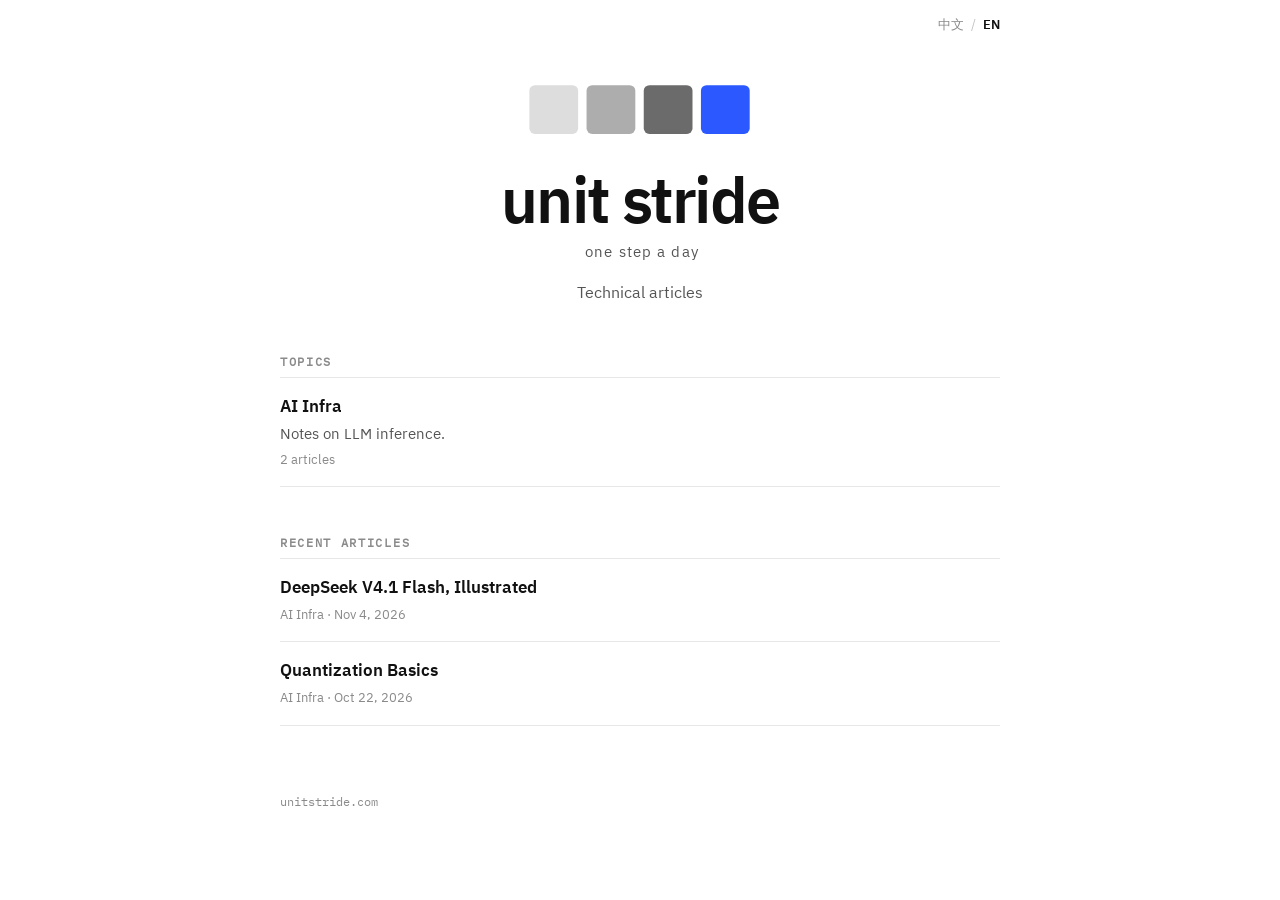
<file: index.html>
<!doctype html>
<html lang="zh-CN">
<head>
<meta charset="utf-8">
<script>(function(){var L="zh",A="/en/",K="us-lang",p=null;try{p=localStorage.getItem(K)}catch(e){}if(p!=="zh"&&p!=="en")p=null;document.addEventListener("click",function(e){var t=e.target,a=t&&t.closest?t.closest("a[data-us-lang]"):null;if(a){try{localStorage.setItem(K,a.getAttribute("data-us-lang"))}catch(e){}}},true);if(!A||/bot|crawl|spider|slurp|facebookexternalhit|lighthouse/i.test(navigator.userAgent||""))return;function zh(){var l=navigator.languages&&navigator.languages.length?navigator.languages:[navigator.language||""];if(!l.join(""))return true;for(var i=0;i<l.length;i++)if(/^zh/i.test(l[i]||""))return true;return false}if(p?p!==L:(L==="zh"&&!zh())){document.documentElement.style.visibility="hidden";window.usRedir=1;try{sessionStorage.setItem("us-lr",L+">"+(p?"pref":"auto"))}catch(e){}location.replace(A+location.search+location.hash)}})();</script>
<meta name="viewport" content="width=device-width, initial-scale=1">
<title>unit stride</title>
<meta name="description" content="技术文章分享">
<link rel="canonical" href="https://unitstride.com/">
<link rel="alternate" hreflang="zh-CN" href="https://unitstride.com/">
<link rel="alternate" hreflang="en" href="https://unitstride.com/en/">
<link rel="alternate" hreflang="x-default" href="https://unitstride.com/">
<link rel="icon" type="image/svg+xml" href="/favicon.svg">
<link rel="stylesheet" href="/assets/site.css">
<script>(function(){var w=window,d=document;if(w.usRedir||!/(^|\.)unitstride\.com$/.test(location.hostname))return;var P=w.usPage={"page_type": "home", "page_lang": "zh", "content_group": "home"};if(!P.page_lang)P.page_lang=/^\/en(\/|$)/i.test(location.pathname)?"en":"zh";w.dataLayer=w.dataLayer||[];w.gtag=function(){w.dataLayer.push(arguments)};w.usHide=w.usHide||[];function h(e){if(e.type!="visibilitychange"||d.visibilityState=="hidden")w.usHide.forEach(function(f){try{f()}catch(x){}})}d.addEventListener("visibilitychange",h);w.addEventListener("pagehide",h);w.addEventListener("beforeunload",h);gtag("js",new Date());gtag("config","G-4M0SLC44W7",P);function s(u){var e=d.createElement("script");e.async=true;e.src=u;d.head.appendChild(e)}s("https://www.googletagmanager.com/gtag/js?id=G-4M0SLC44W7");s("/assets/track.js?v=b5a90f04")})();</script>
<link rel="preload" href="/fonts/plex-sans-600.woff2" as="font" type="font/woff2" crossorigin>
<link rel="preload" href="/fonts/noto-sans-sc-tagline.woff2" as="font" type="font/woff2" crossorigin>
<style>
.us-lb,.us-lw{transform-box:fill-box;transform-origin:center;animation-fill-mode:backwards}
.us-lb{animation:us-step 260ms cubic-bezier(.2,.7,.2,1) backwards}
.us-lb2{animation-delay:110ms}
.us-lb3{animation-delay:220ms}
.us-lb4{animation:us-arrive 480ms linear 330ms backwards}
.us-lw{animation:us-rise 320ms cubic-bezier(.2,.7,.2,1) 600ms backwards}
.us-lw2{animation-delay:680ms}
@keyframes us-step{from{opacity:0;transform:translateX(-12px)}to{opacity:1;transform:none}}
@keyframes us-arrive{
  0%{opacity:0;transform:translateX(-12px);animation-timing-function:cubic-bezier(.2,.7,.2,1)}
  54%{opacity:1;transform:translateX(0) scale(1);animation-timing-function:ease-out}
  77%{transform:translateX(0) scale(1.08);animation-timing-function:ease-in-out}
  100%{opacity:1;transform:translateX(0) scale(1)}
}
@keyframes us-rise{from{opacity:0;transform:translateY(6px)}to{opacity:1;transform:none}}
@media (prefers-reduced-motion:reduce){.us-lb,.us-lw{animation:none}}
</style>
</head>
<body class="us-page us-home">
<div class="us-hlang"><nav class="us-lang" aria-label="Language"><span lang="zh-CN" aria-current="true">中文</span><span class="us-sep">/</span><a lang="en" hreflang="en" data-us-lang="en" href="/en/">EN</a></nav></div>
<main class="us-main">
<div class="us-hero"><svg xmlns="http://www.w3.org/2000/svg" viewBox="160 206 320 222" role="img" aria-label="unit stride">
  <g transform="translate(202 226.5)">
    <rect class="us-lb us-lb1" x="0" width="52" height="52" rx="6" fill="#111" fill-opacity="0.14"/>
    <rect class="us-lb us-lb2" x="61" width="52" height="52" rx="6" fill="#111" fill-opacity="0.34"/>
    <rect class="us-lb us-lb3" x="122" width="52" height="52" rx="6" fill="#111" fill-opacity="0.62"/>
    <rect class="us-lb us-lb4" x="183" width="52" height="52" rx="6" fill="#2b59ff"/>
  </g>
  <text class="us-lw us-lw1" x="171.53" y="393" dominant-baseline="text-after-edge" font-family="'IBM Plex Sans', sans-serif" font-size="68" font-weight="600" letter-spacing="-2.38" fill="#111" textLength="296.92" lengthAdjust="spacingAndGlyphs">unit stride</text>
  <text class="us-lw us-lw2" x="322" y="413.5" text-anchor="middle" dominant-baseline="text-after-edge" font-family="'US Tagline', 'PingFang SC', 'Hiragino Sans GB', 'Microsoft YaHei', 'Noto Sans CJK SC', sans-serif" font-size="16" letter-spacing="4" fill="#555">日拱一卒</text>
</svg></div>
<p class="us-intro">技术文章分享</p>
<h2 class="us-h">主题</h2><ul class="us-list"><li><a class="us-item us-plain" href="/t/ai-infra/"><span class="us-t">AI Infra</span><span class="us-d">大模型推理相关技术分享。</span><span class="us-m">2 篇</span></a></li></ul>
<h2 class="us-h">最近文章</h2><ul class="us-list"><li><a class="us-item us-plain" href="/p/2/"><span class="us-t">图解 DeepSeek V4.1 Flash</span><span class="us-m">AI Infra · 2026-11-04</span></a></li><li><a class="us-item us-plain" href="/p/1/"><span class="us-t">量化基础</span><span class="us-m">AI Infra · 2026-10-22</span></a></li></ul>
</main>
<footer class="us-foot"><a href="/">unitstride.com</a></footer>
</body>
</html>
</file>
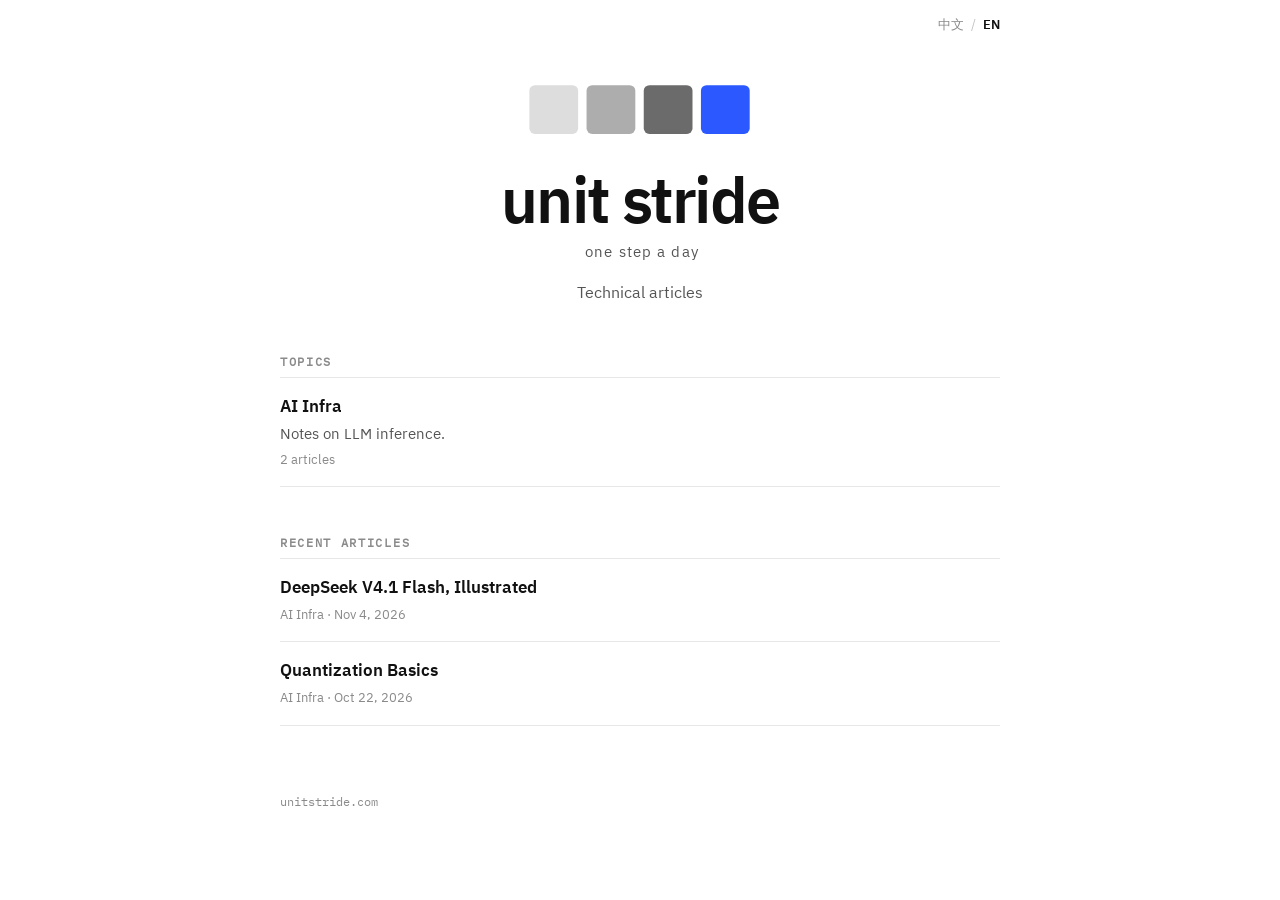
<file: en/index.html>
<!doctype html>
<html lang="en">
<head>
<meta charset="utf-8">
<script>(function(){var L="en",A="/",K="us-lang",p=null;try{p=localStorage.getItem(K)}catch(e){}if(p!=="zh"&&p!=="en")p=null;document.addEventListener("click",function(e){var t=e.target,a=t&&t.closest?t.closest("a[data-us-lang]"):null;if(a){try{localStorage.setItem(K,a.getAttribute("data-us-lang"))}catch(e){}}},true);if(!A||/bot|crawl|spider|slurp|facebookexternalhit|lighthouse/i.test(navigator.userAgent||""))return;function zh(){var l=navigator.languages&&navigator.languages.length?navigator.languages:[navigator.language||""];if(!l.join(""))return true;for(var i=0;i<l.length;i++)if(/^zh/i.test(l[i]||""))return true;return false}if(p?p!==L:(L==="zh"&&!zh())){document.documentElement.style.visibility="hidden";window.usRedir=1;try{sessionStorage.setItem("us-lr",L+">"+(p?"pref":"auto"))}catch(e){}location.replace(A+location.search+location.hash)}})();</script>
<meta name="viewport" content="width=device-width, initial-scale=1">
<title>unit stride</title>
<meta name="description" content="Technical articles">
<link rel="canonical" href="https://unitstride.com/en/">
<link rel="alternate" hreflang="zh-CN" href="https://unitstride.com/">
<link rel="alternate" hreflang="en" href="https://unitstride.com/en/">
<link rel="alternate" hreflang="x-default" href="https://unitstride.com/">
<link rel="icon" type="image/svg+xml" href="/favicon.svg">
<link rel="stylesheet" href="/assets/site.css">
<script>(function(){var w=window,d=document;if(w.usRedir||!/(^|\.)unitstride\.com$/.test(location.hostname))return;var P=w.usPage={"page_type": "home", "page_lang": "en", "content_group": "home"};if(!P.page_lang)P.page_lang=/^\/en(\/|$)/i.test(location.pathname)?"en":"zh";w.dataLayer=w.dataLayer||[];w.gtag=function(){w.dataLayer.push(arguments)};w.usHide=w.usHide||[];function h(e){if(e.type!="visibilitychange"||d.visibilityState=="hidden")w.usHide.forEach(function(f){try{f()}catch(x){}})}d.addEventListener("visibilitychange",h);w.addEventListener("pagehide",h);w.addEventListener("beforeunload",h);gtag("js",new Date());gtag("config","G-4M0SLC44W7",P);function s(u){var e=d.createElement("script");e.async=true;e.src=u;d.head.appendChild(e)}s("https://www.googletagmanager.com/gtag/js?id=G-4M0SLC44W7");s("/assets/track.js?v=b5a90f04")})();</script>
<link rel="preload" href="/fonts/plex-sans-600.woff2" as="font" type="font/woff2" crossorigin>
<link rel="preload" href="/fonts/plex-sans-400.woff2" as="font" type="font/woff2" crossorigin>
<style>
.us-lb,.us-lw{transform-box:fill-box;transform-origin:center;animation-fill-mode:backwards}
.us-lb{animation:us-step 260ms cubic-bezier(.2,.7,.2,1) backwards}
.us-lb2{animation-delay:110ms}
.us-lb3{animation-delay:220ms}
.us-lb4{animation:us-arrive 480ms linear 330ms backwards}
.us-lw{animation:us-rise 320ms cubic-bezier(.2,.7,.2,1) 600ms backwards}
.us-lw2{animation-delay:680ms}
@keyframes us-step{from{opacity:0;transform:translateX(-12px)}to{opacity:1;transform:none}}
@keyframes us-arrive{
  0%{opacity:0;transform:translateX(-12px);animation-timing-function:cubic-bezier(.2,.7,.2,1)}
  54%{opacity:1;transform:translateX(0) scale(1);animation-timing-function:ease-out}
  77%{transform:translateX(0) scale(1.08);animation-timing-function:ease-in-out}
  100%{opacity:1;transform:translateX(0) scale(1)}
}
@keyframes us-rise{from{opacity:0;transform:translateY(6px)}to{opacity:1;transform:none}}
@media (prefers-reduced-motion:reduce){.us-lb,.us-lw{animation:none}}
</style>
</head>
<body class="us-page us-home">
<div class="us-hlang"><nav class="us-lang" aria-label="Language"><a lang="zh-CN" hreflang="zh-CN" data-us-lang="zh" href="/">中文</a><span class="us-sep">/</span><span lang="en" aria-current="true">EN</span></nav></div>
<main class="us-main">
<div class="us-hero"><svg xmlns="http://www.w3.org/2000/svg" viewBox="160 206 320 222" role="img" aria-label="unit stride">
  <g transform="translate(202 226.5)">
    <rect class="us-lb us-lb1" x="0" width="52" height="52" rx="6" fill="#111" fill-opacity="0.14"/>
    <rect class="us-lb us-lb2" x="61" width="52" height="52" rx="6" fill="#111" fill-opacity="0.34"/>
    <rect class="us-lb us-lb3" x="122" width="52" height="52" rx="6" fill="#111" fill-opacity="0.62"/>
    <rect class="us-lb us-lb4" x="183" width="52" height="52" rx="6" fill="#2b59ff"/>
  </g>
  <text class="us-lw us-lw1" x="171.53" y="393" dominant-baseline="text-after-edge" font-family="'IBM Plex Sans', sans-serif" font-size="68" font-weight="600" letter-spacing="-2.38" fill="#111" textLength="296.92" lengthAdjust="spacingAndGlyphs">unit stride</text>
  <text class="us-lw us-lw2" x="322" y="413.5" text-anchor="middle" dominant-baseline="text-after-edge" font-family="'IBM Plex Sans', sans-serif" font-size="16" letter-spacing="1.2" fill="#555">one step a day</text>
</svg></div>
<p class="us-intro">Technical articles</p>
<h2 class="us-h">Topics</h2><ul class="us-list"><li><a class="us-item us-plain" href="/en/t/ai-infra/"><span class="us-t">AI Infra</span><span class="us-d">Notes on LLM inference.</span><span class="us-m">2 articles</span></a></li></ul>
<h2 class="us-h">Recent articles</h2><ul class="us-list"><li><a class="us-item us-plain" href="/en/p/2/"><span class="us-t">DeepSeek V4.1 Flash, Illustrated</span><span class="us-m">AI Infra · Nov 4, 2026</span></a></li><li><a class="us-item us-plain" href="/en/p/1/"><span class="us-t">Quantization Basics</span><span class="us-m">AI Infra · Oct 22, 2026</span></a></li></ul>
</main>
<footer class="us-foot"><a href="/en/">unitstride.com</a></footer>
</body>
</html>
</file>
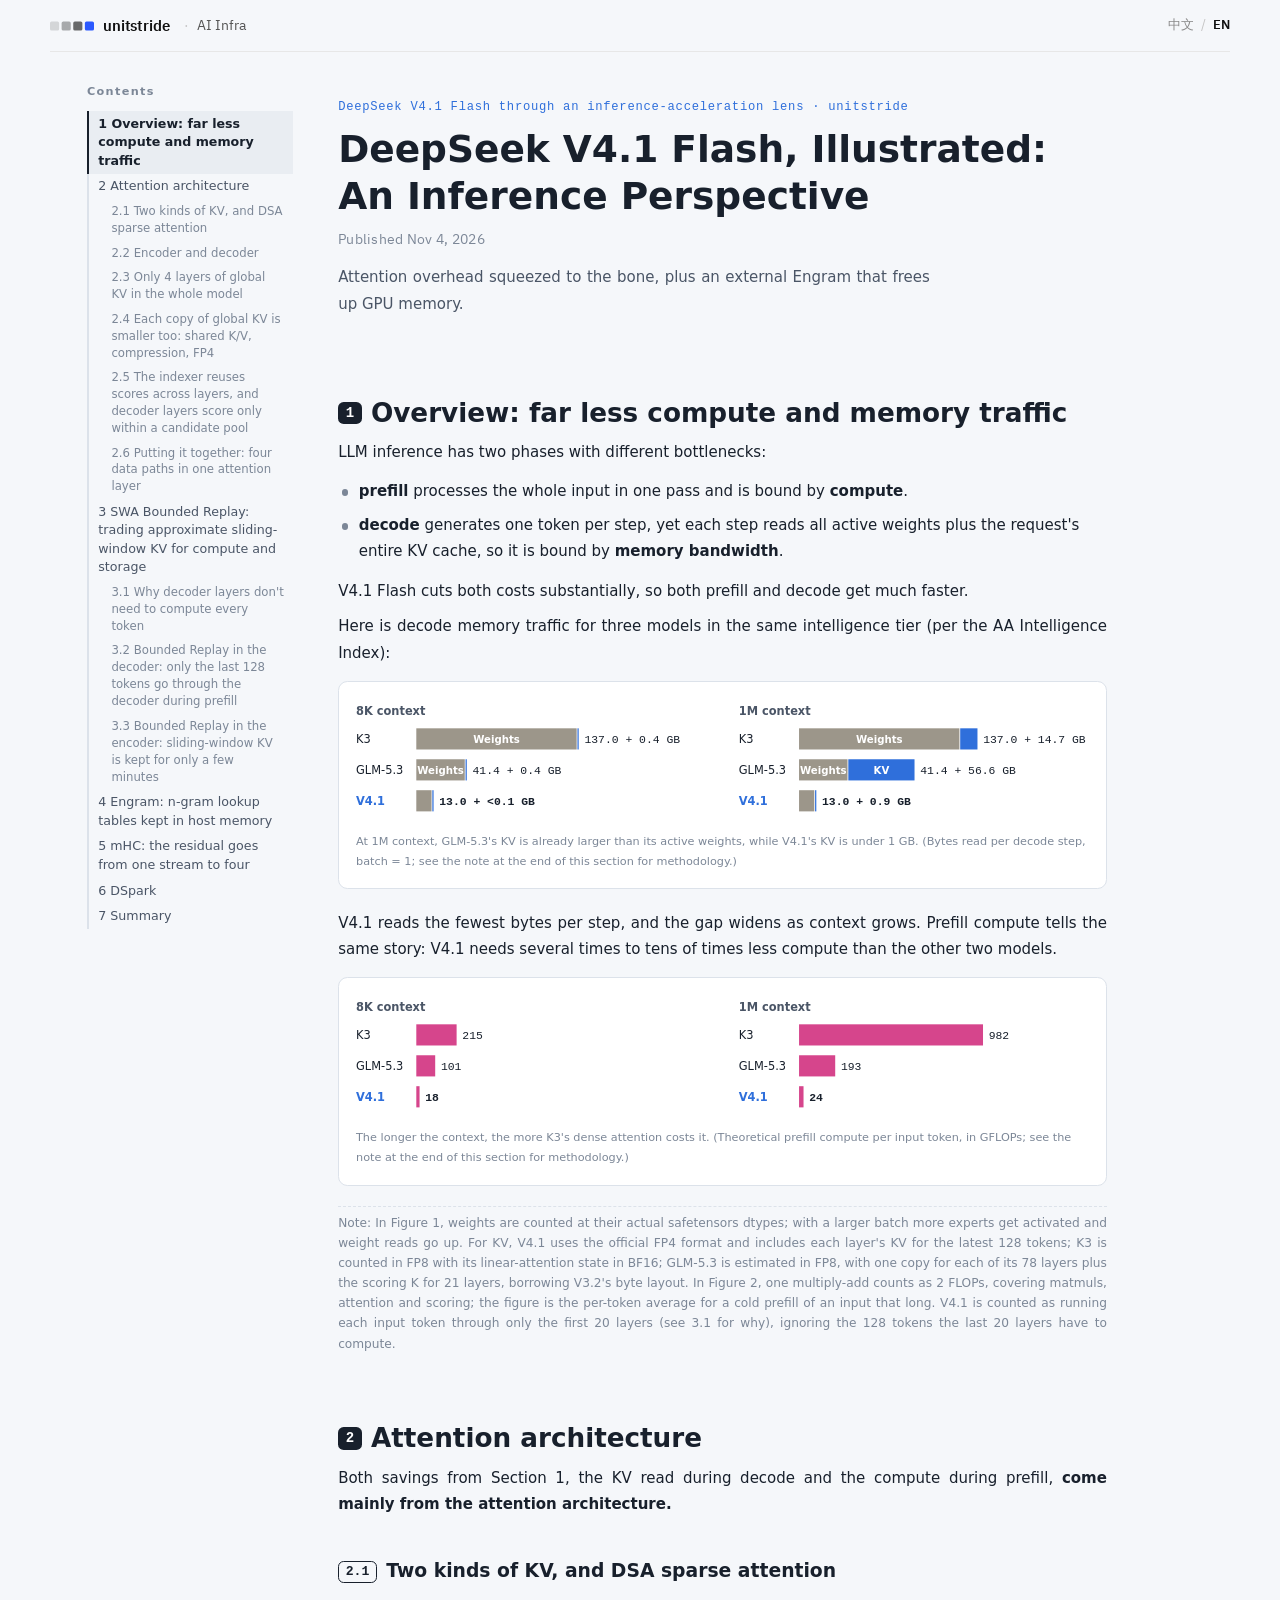
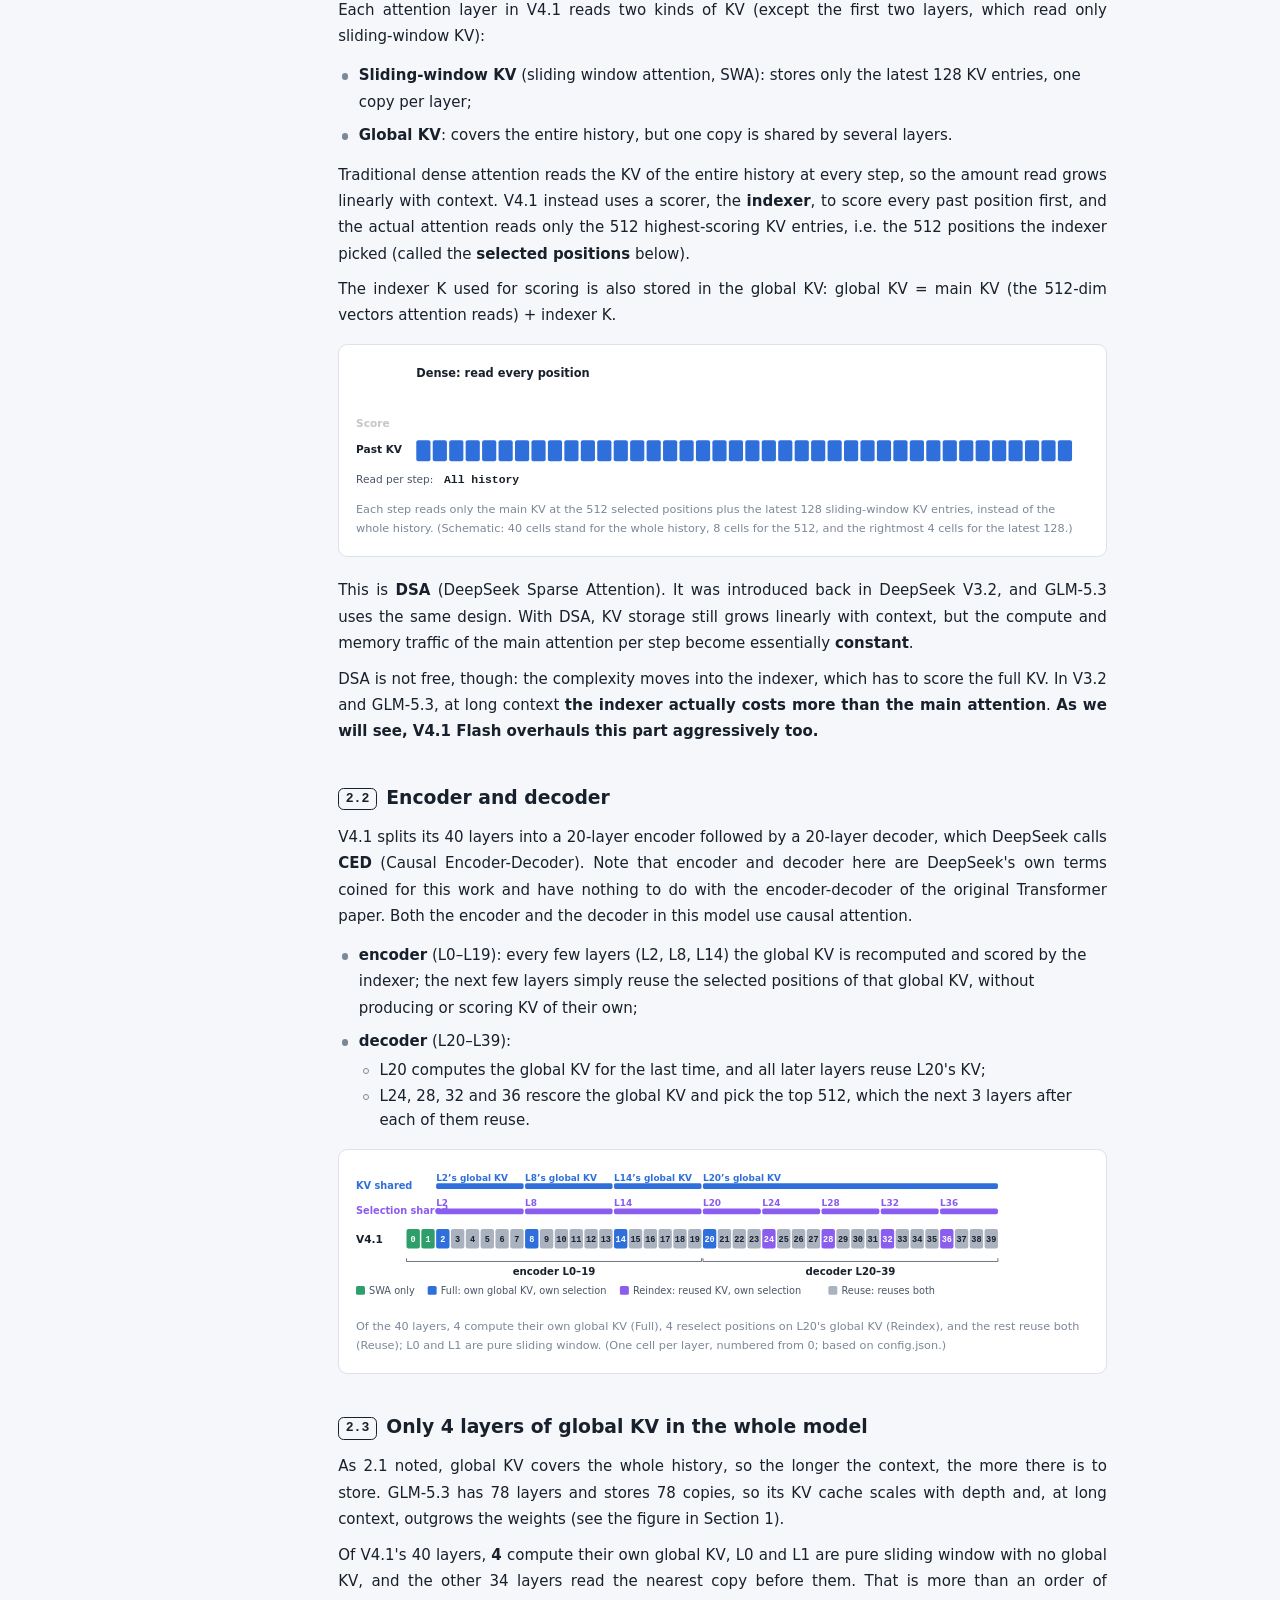
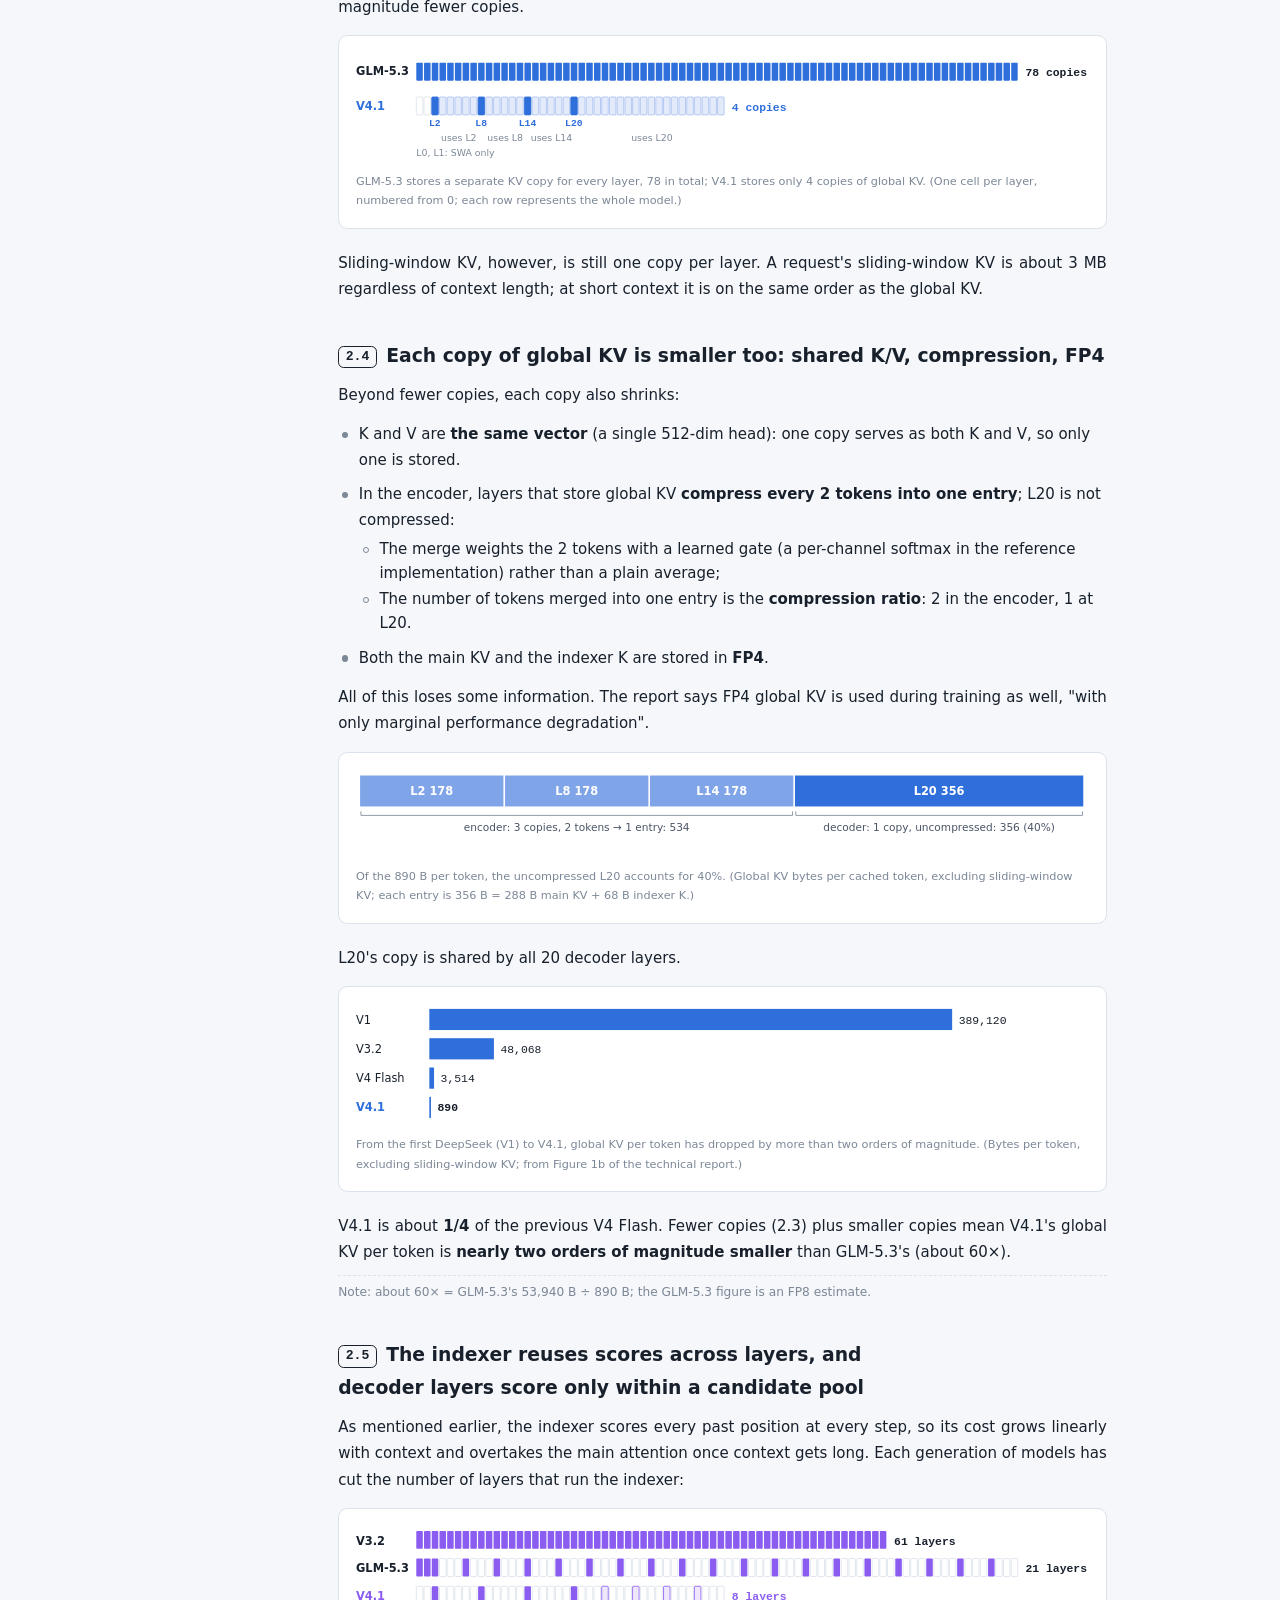
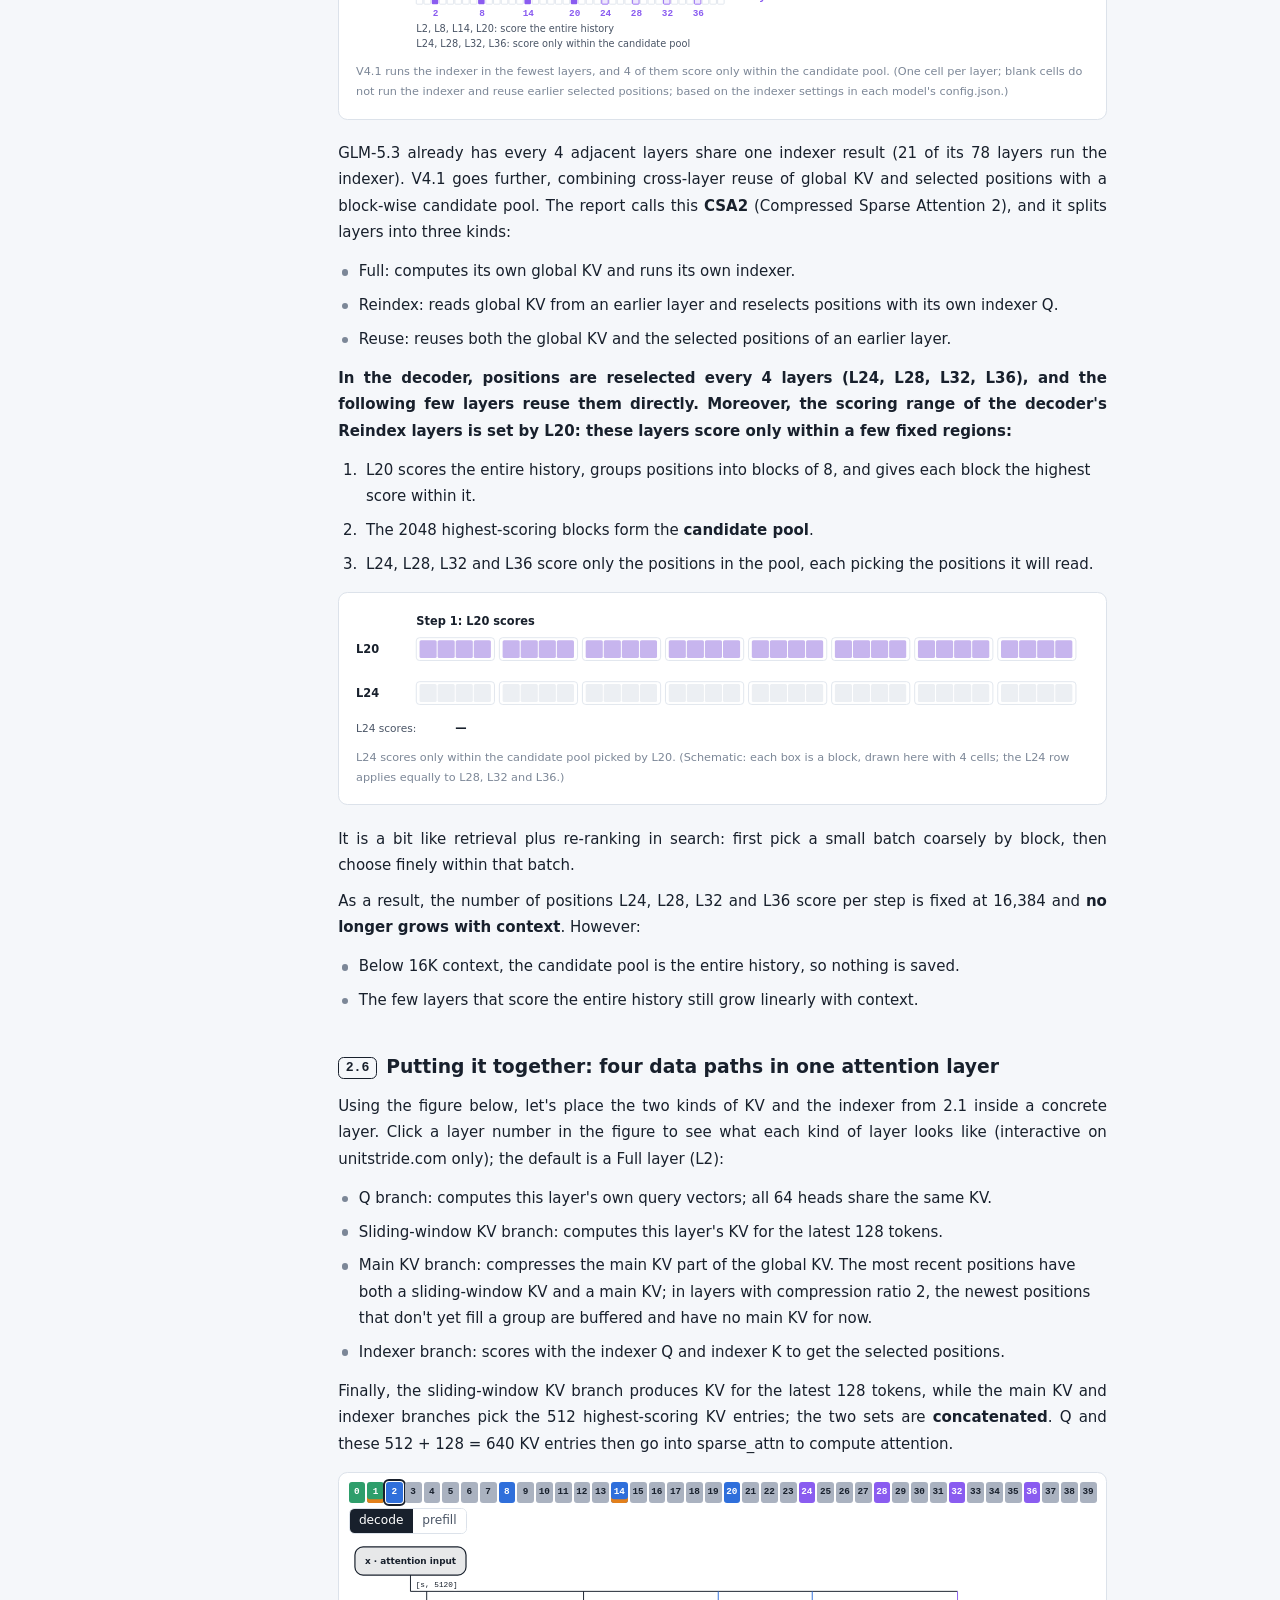
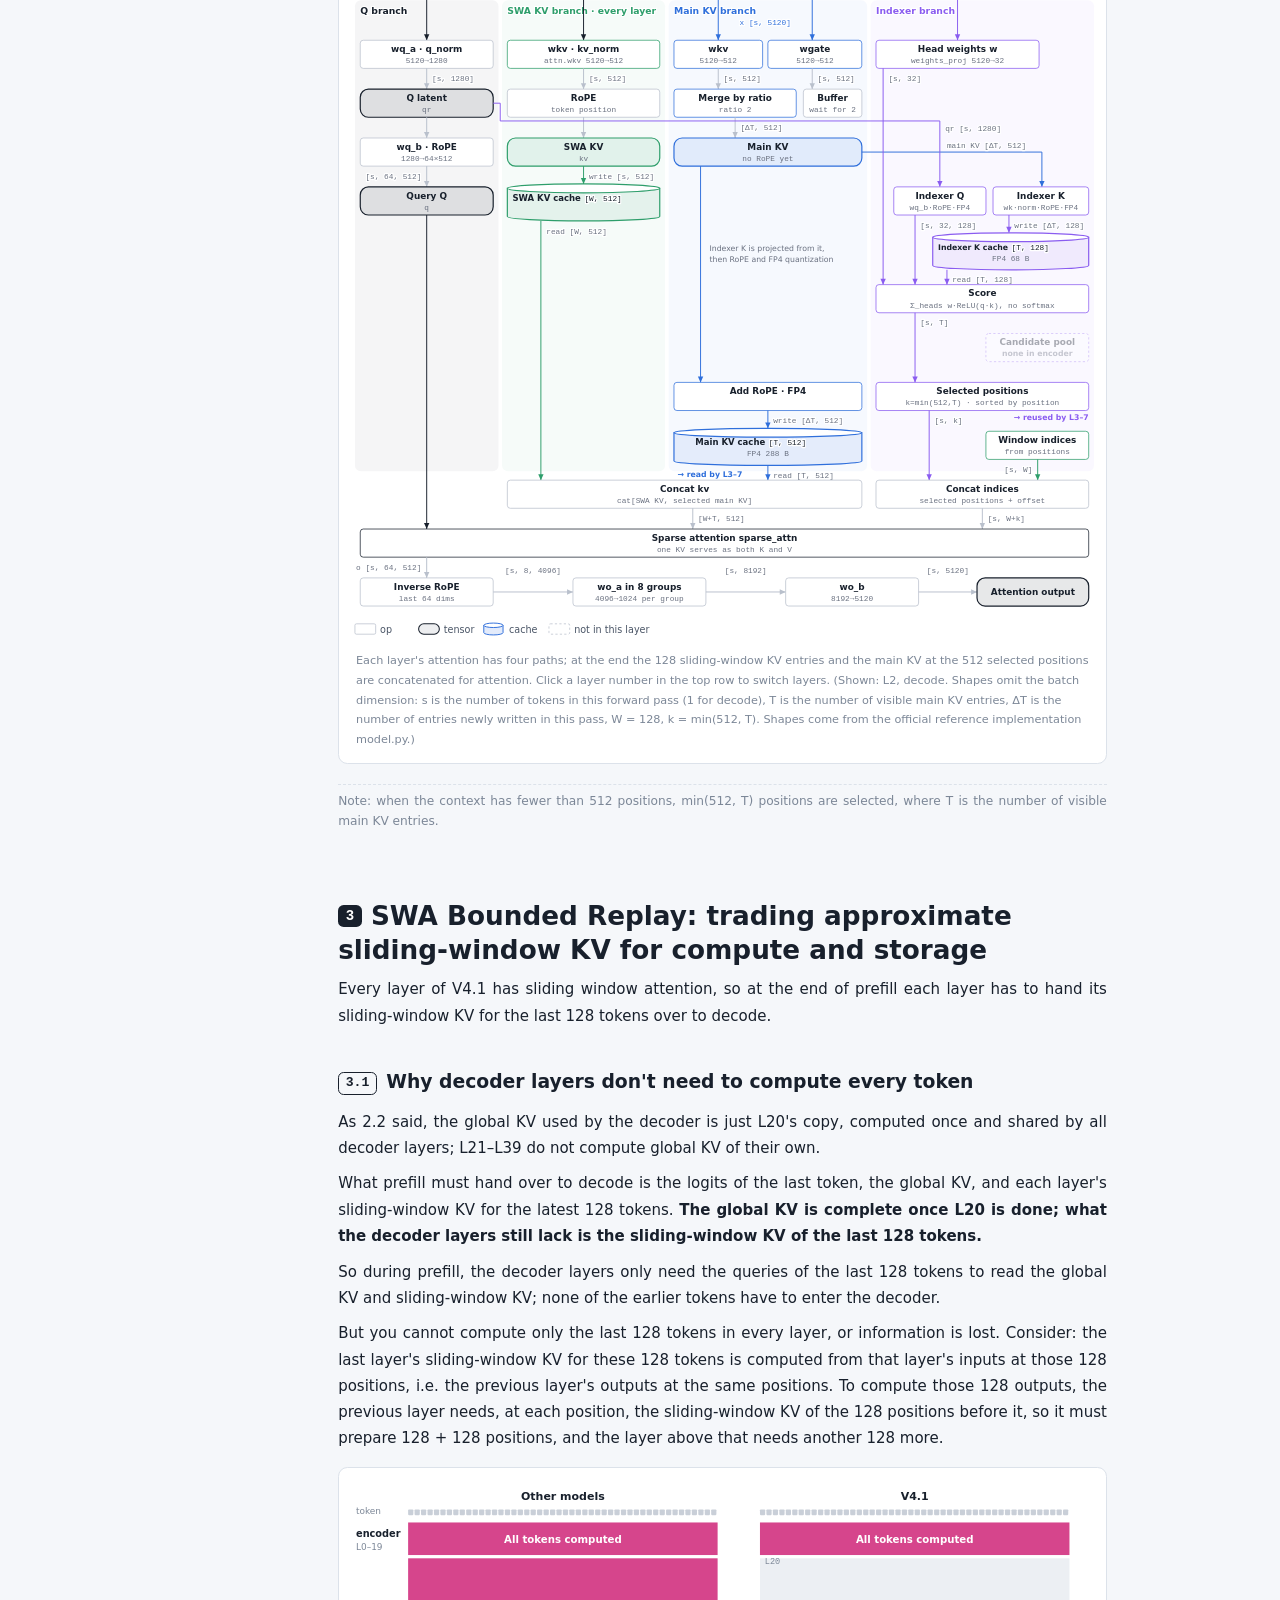
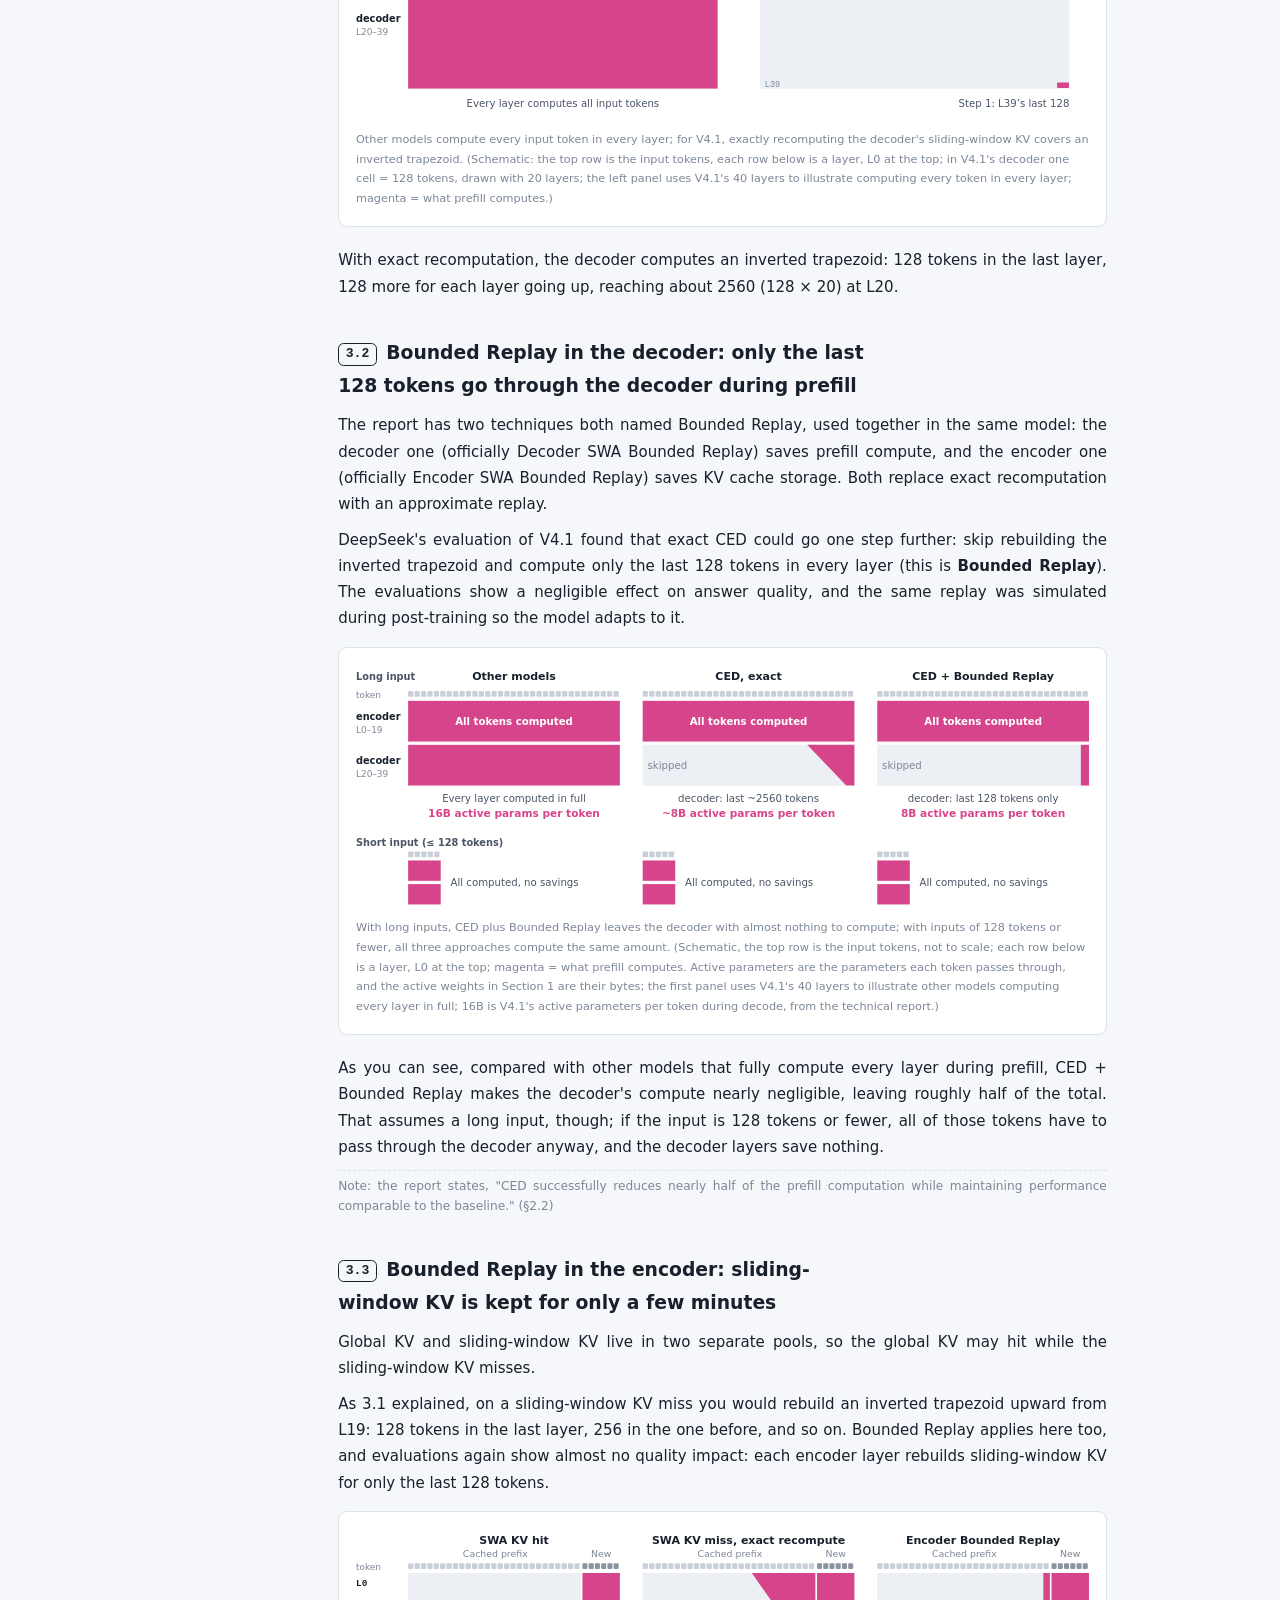
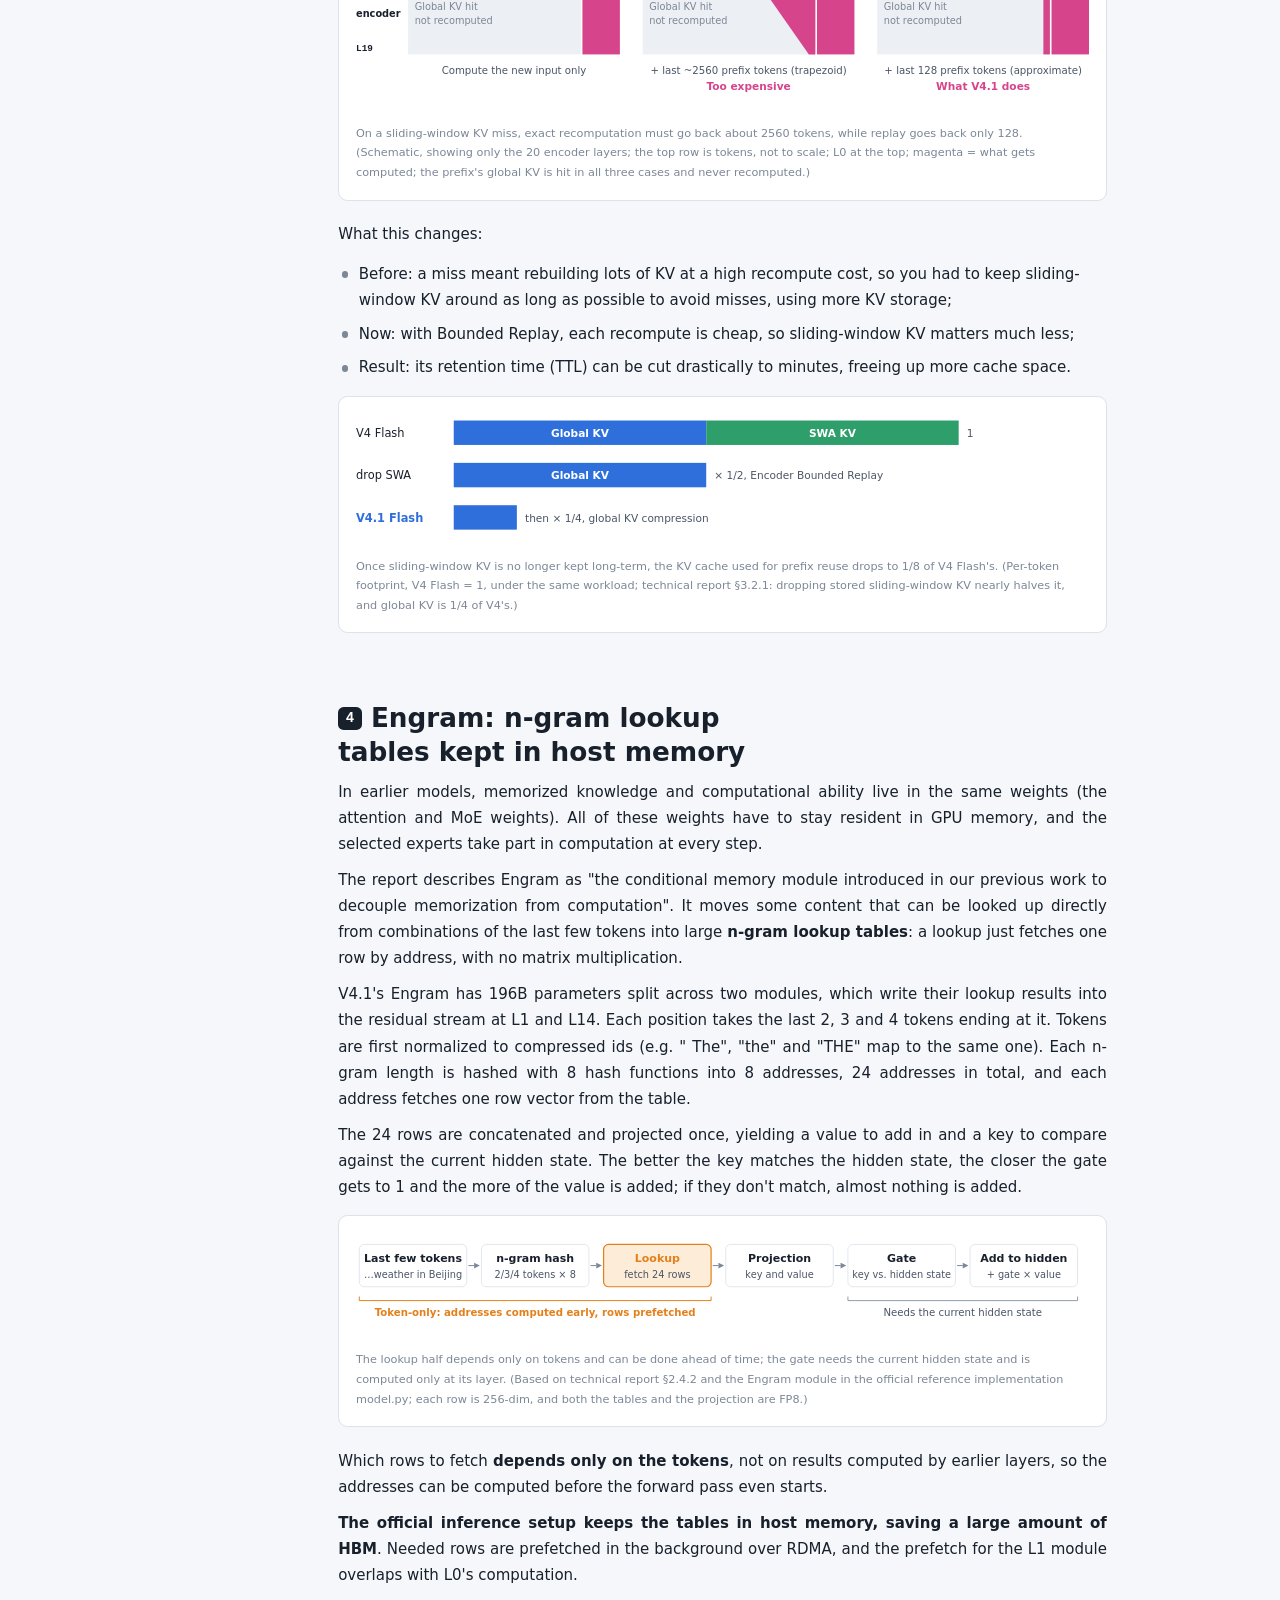
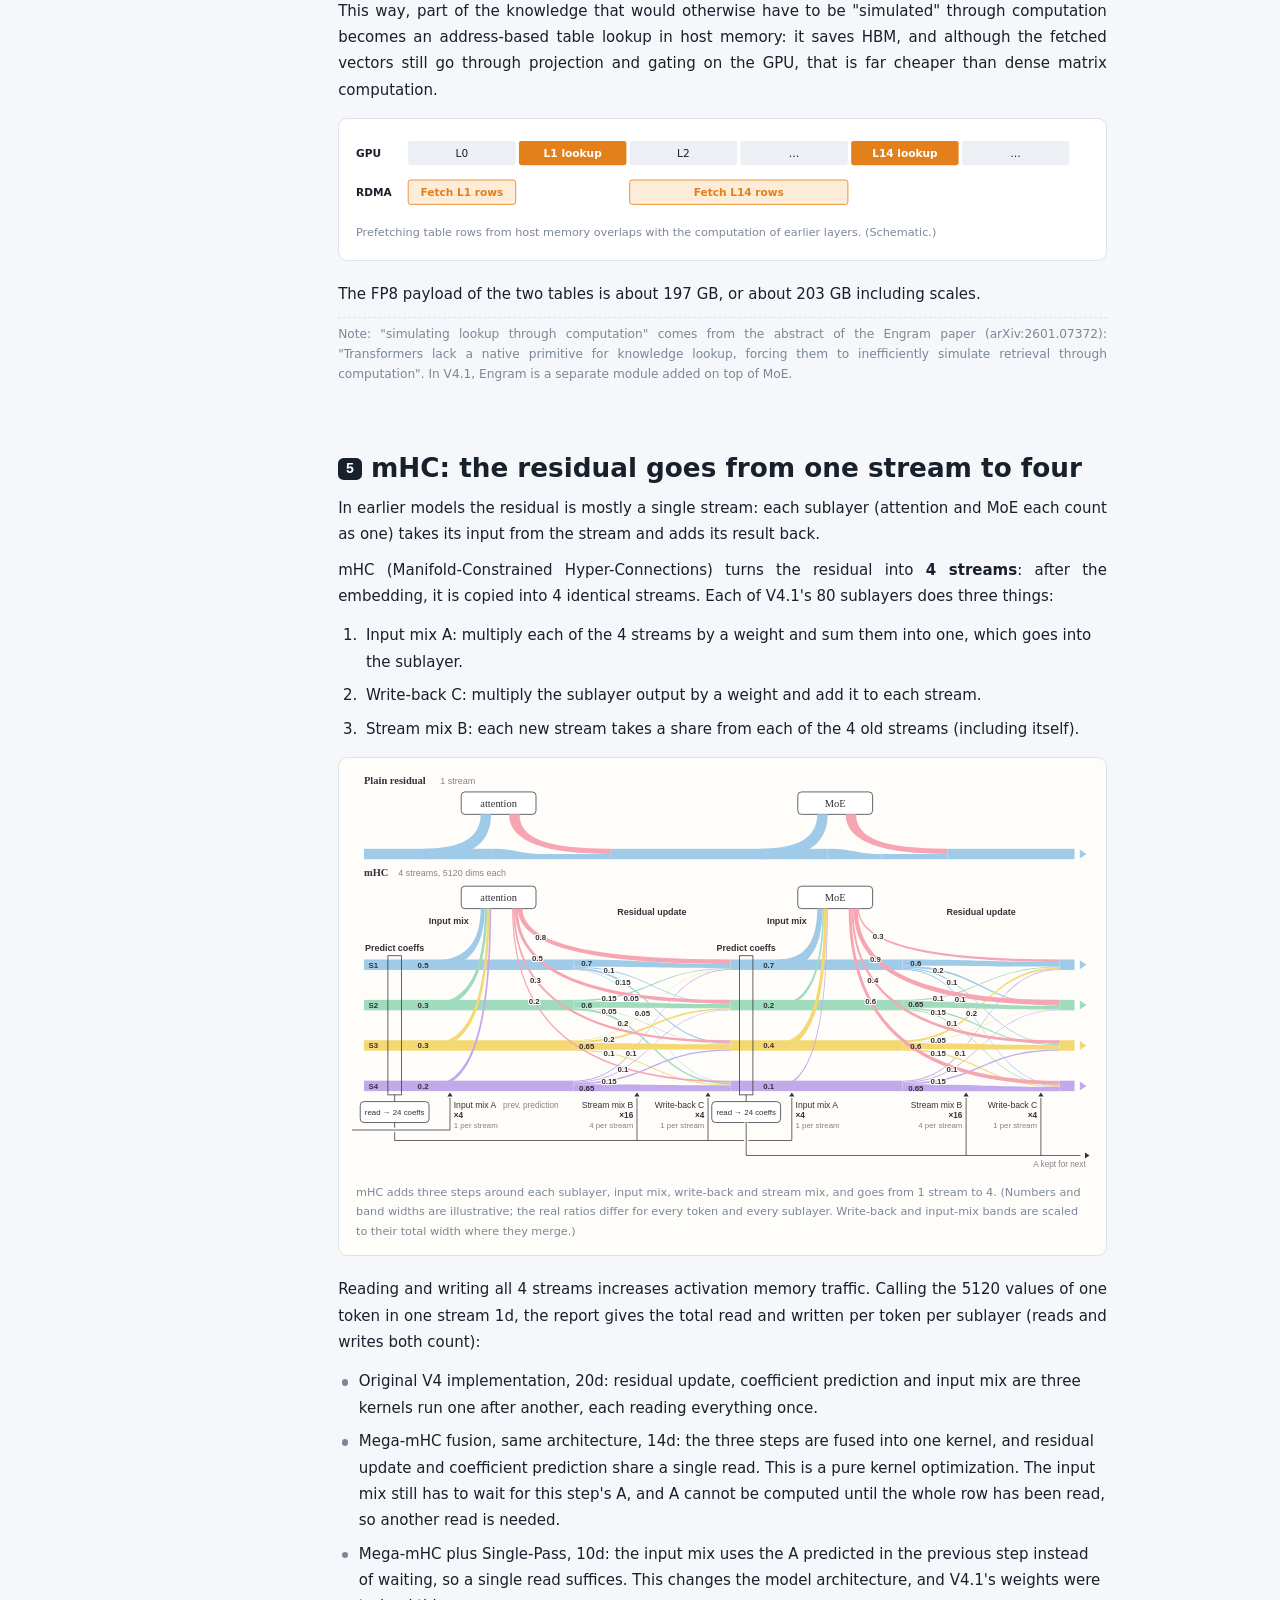
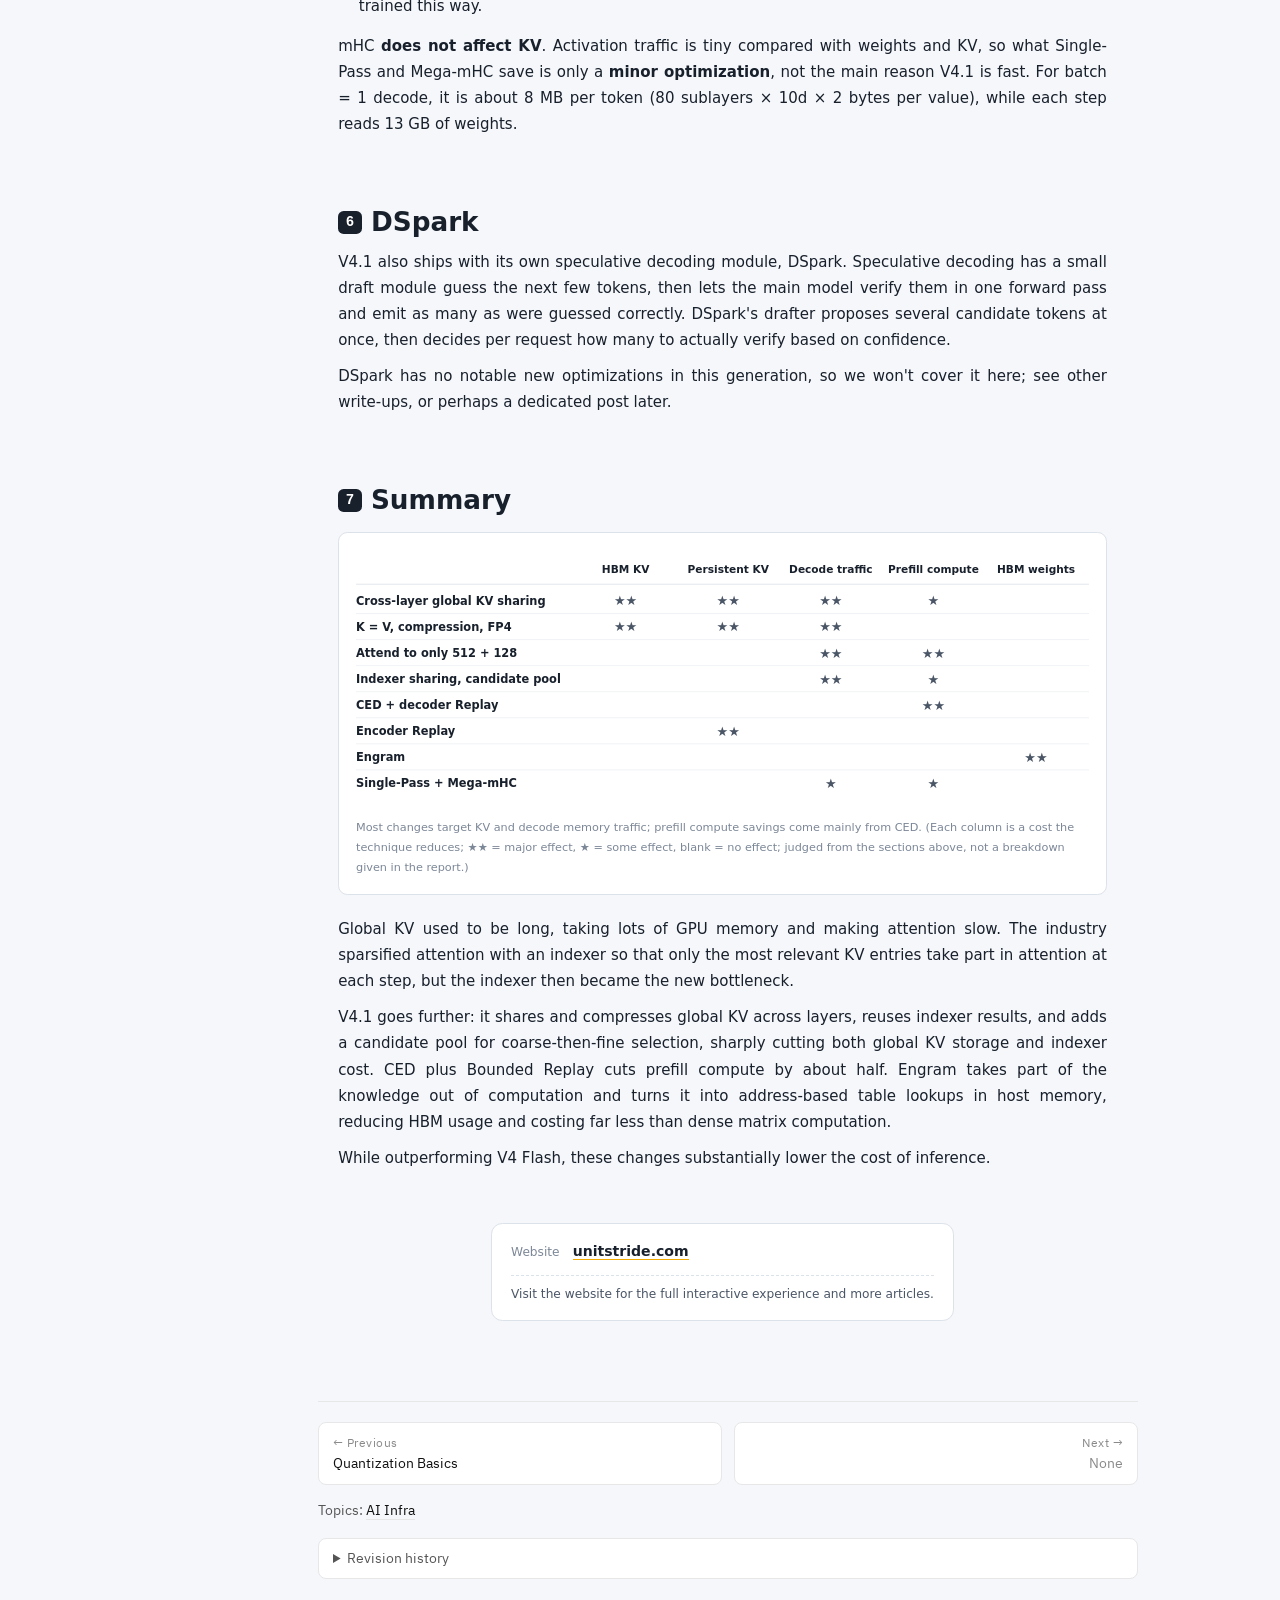
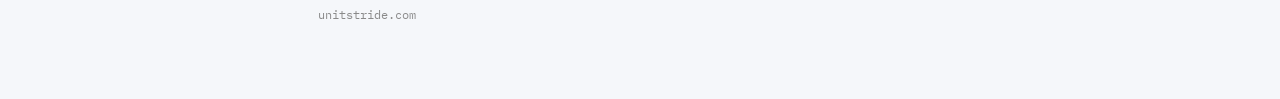
<file: p/2/index.html>
<!doctype html>
<html lang="zh-CN">
<head>
<meta charset="utf-8">
<script>(function(){var L="zh",A="/en/p/2/",K="us-lang",p=null;try{p=localStorage.getItem(K)}catch(e){}if(p!=="zh"&&p!=="en")p=null;document.addEventListener("click",function(e){var t=e.target,a=t&&t.closest?t.closest("a[data-us-lang]"):null;if(a){try{localStorage.setItem(K,a.getAttribute("data-us-lang"))}catch(e){}}},true);if(!A||/bot|crawl|spider|slurp|facebookexternalhit|lighthouse/i.test(navigator.userAgent||""))return;function zh(){var l=navigator.languages&&navigator.languages.length?navigator.languages:[navigator.language||""];if(!l.join(""))return true;for(var i=0;i<l.length;i++)if(/^zh/i.test(l[i]||""))return true;return false}if(p?p!==L:(L==="zh"&&!zh())){document.documentElement.style.visibility="hidden";window.usRedir=1;try{sessionStorage.setItem("us-lr",L+">"+(p?"pref":"auto"))}catch(e){}location.replace(A+location.search+location.hash)}})();</script>
<meta name="viewport" content="width=device-width, initial-scale=1">
<title>图解 DeepSeek V4.1 Flash</title>
<style>
:root{
  /* 单一亮色主题 */
  --paper:#F5F7FA; --card:#FFFFFF; --ink:#18202C; --ink2:#4A5566; --ink3:#7C8797; --line:#DCE2EA;
  --cap:#2563C9; --cap-soft:#E4EDFB; --bw:#D9660B; --bw-soft:#FDEBDA; --flop:#0E8A6A; --flop-soft:#DDF3EC;
  --hl:#F2A900; --hl-soft:#FFF4D1; --warn:#C8452F; --warn-soft:#FBE6E1;
  /* 系统字体栈：发布端约定不引用外部字体 */
  --sans:"PingFang SC","Microsoft YaHei","Noto Sans CJK SC","Hiragino Sans GB",system-ui,sans-serif;
  --mono:SFMono-Regular,Menlo,Consolas,"Liberation Mono","Courier New",monospace;
  color-scheme:light;
}
/* 根字号 15px：全页尺寸（字号、间距、栏宽）都以 rem 表示，按 15/16 等比缩小，保持原来的比例 */
html{scroll-behavior:smooth;font-size:15px}
*{box-sizing:border-box}
body{margin:0;background:var(--paper);color:var(--ink);font-family:var(--sans);font-size:1rem;line-height:1.75;padding-inline:1rem;padding-block:0 5rem}
.layout{max-width:73.75rem;margin:0 auto;display:grid;grid-template-columns:13.75rem minmax(0,1fr);gap:3rem}
#toc{position:sticky;top:0;align-self:start;max-height:100vh;overflow-y:auto;padding:2rem 0 1.5rem;font-size:0.8438rem}
#toc .toc-title{font-size:0.75rem;letter-spacing:.12em;color:var(--ink3);font-weight:700;margin-bottom:0.625rem}
#toc a{display:block;color:var(--ink2);text-decoration:none;padding:0.25rem 0.625rem;border-left:2px solid var(--line);line-height:1.45}
#toc a.l2{padding-left:1.5rem;font-size:0.7812rem;color:var(--ink3)}
#toc a.on{border-left-color:var(--ink);color:var(--ink);font-weight:700;background:#E9EDF2}
#toc a:hover{color:var(--ink)}
main{min-width:0;max-width:51.25rem}
.hero{padding:3rem 0 0.75rem}
.hero .kicker{font-family:var(--mono);font-size:0.8125rem;color:var(--ink2);letter-spacing:.06em}
.hero h1{font-size:2.5rem;line-height:1.25;margin:0.5rem 0 0.875rem;font-weight:900;text-wrap:balance}
.c{color:var(--cap)} .b{color:var(--bw)} .f{color:var(--flop)}
.hero p{color:var(--ink2);max-width:62ch;margin:0}
h2{font-size:1.75rem;font-weight:900;margin:4.5rem 0 0.5rem;line-height:1.3;text-wrap:balance;scroll-margin-top:1rem}
h2 .no{display:inline-block;font-family:var(--mono);font-size:0.9375rem;color:#fff;background:var(--ink);border-radius:0.375rem;padding:2px 0.5rem;margin-right:0.625rem;vertical-align:0.3125rem}
h3{font-size:1.25rem;font-weight:700;margin:2.5rem 0 0.5rem;scroll-margin-top:1rem;text-wrap:balance}
p{margin:0.625rem 0}
.lead{font-size:1.0625rem;color:var(--ink2)}
/* 正文段落两端对齐；列表、图注、表格不强制 */
main p{text-align:justify;text-justify:inter-character}
.hero p{text-align:justify;text-justify:inter-character}
ul.pts{padding-left:0;list-style:none;margin:0.875rem 0;display:grid;gap:0.5rem}
ul.pts li{padding-left:1.375rem;position:relative}
ul.pts li::before{content:"";position:absolute;left:0.25rem;top:.72em;width:0.4375rem;height:0.4375rem;border-radius:50%;background:var(--ink3)}
ol.steps{margin:0.875rem 0;padding-left:1.6em;display:grid;gap:0.5rem}
ol.steps > li{padding-left:0.25rem}
ol.steps ul.pts{margin:0.375rem 0 0;gap:0.25rem}
code,.m{font-family:var(--mono);font-size:.88em;background:#E9EDF2;padding:1px 0.3125rem;border-radius:0.25rem}
figure.fig{margin:1rem 0 1.375rem;background:var(--card);border:1px solid var(--line);border-radius:0.625rem;padding:1.125rem}
.scroll{overflow-x:auto} .scroll > table{margin:0}
.tscroll{margin:0.875rem 0}
figure.fig svg{display:block;width:100%;height:auto}
figure.fig svg.minw{min-width:40rem}
figure.fig figcaption{font-size:0.75rem;color:var(--ink3);margin-top:0.625rem}
table{border-collapse:collapse;width:100%;margin:0.875rem 0;font-size:0.9062rem;background:var(--card)}
th,td{border:1px solid var(--line);padding:0.5rem 0.75rem;text-align:left;vertical-align:top}
th{background:#EEF1F5;color:var(--ink2);font-weight:700}
td.c,td.b,td.f{white-space:nowrap}
td.c,th.c{color:var(--cap)} td.b,th.b{color:var(--bw)} td.f,th.f{color:var(--flop)}
th.c{background:var(--cap-soft)} th.b{background:var(--bw-soft)} th.f{background:var(--flop-soft)}
.note{border-radius:0.5rem;padding:0.75rem 1rem;margin:1rem 0;background:var(--hl-soft);border:1px solid #F0DC9A}
.recap{display:flex;gap:0.75rem;align-items:baseline;margin:1.125rem 0 0;padding:0.625rem 0.875rem;border-radius:0.5rem;border:1px solid var(--line);background:var(--card);border-left-width:0.3125rem}
.recap .tag{font-size:0.75rem;font-weight:700;white-space:nowrap;letter-spacing:.04em}
.recap.cap{border-left-color:var(--cap);background:var(--cap-soft)} .recap.cap .tag{color:var(--cap)}
.recap.bw{border-left-color:var(--bw);background:var(--bw-soft)} .recap.bw .tag{color:var(--bw)}
.recap.flop{border-left-color:var(--flop);background:var(--flop-soft)} .recap.flop .tag{color:var(--flop)}
.recap.all{border-left-color:var(--ink);background:#EEF1F5} .recap.all .tag{color:var(--ink2)}
.ctl{display:flex;gap:0.75rem;align-items:center;flex-wrap:wrap;margin:0.25rem 0 0.625rem;font-size:0.875rem;color:var(--ink2)}
.ctl input[type=range]{flex:1;min-width:15rem;accent-color:var(--hl)}
.ctl b{font-family:var(--mono);color:var(--ink)}
.ctl .pre{font:inherit;font-size:0.8125rem;background:var(--hl-soft);border:1px solid #F0DC9A;border-radius:0.375rem;padding:2px 0.625rem;cursor:pointer}
.explain{margin-top:0.625rem;background:var(--hl-soft);border-radius:0.5rem;padding:0.5625rem 0.875rem;font-family:var(--mono);font-size:0.8438rem}
.cfg{background:#1E1E1E;color:#E6E9EF;border-radius:0.5rem;padding:0.75rem 1rem;white-space:pre;font:0.8438rem/1.6 var(--mono);overflow-x:auto;margin:0.75rem 0}
.quote{border-left:0.25rem solid var(--hl);background:var(--hl-soft);padding:0.625rem 1rem;border-radius:0 0.5rem 0.5rem 0;margin:0.875rem 0}
.legend{display:flex;flex-wrap:wrap;gap:0.375rem 1.125rem;font-size:0.8125rem;color:var(--ink2);margin:0 0 0.5rem}
.legend .sw{display:inline-block;width:0.625rem;height:1rem;vertical-align:-3px;margin-right:2px;border-radius:2px}
.sw.y{background:var(--hl)} .sw.g{background:var(--ink2)} .sw.r{background:var(--warn)}
table.num{font-family:var(--mono);font-size:0.8125rem;width:auto;min-width:32.5rem} table.num td,table.num th{padding:0.25rem 0.625rem;text-align:right} table.num th{font-family:var(--sans)}
.tip{position:fixed;z-index:10;pointer-events:none;max-width:17.5rem;background:var(--ink);color:#fff;font-size:0.8125rem;line-height:1.5;padding:0.5rem 0.625rem;border-radius:0.375rem;display:none}
[data-href]{cursor:pointer}
[data-href]:hover .hotbox{stroke:var(--hl);stroke-width:3.5}
@media (max-width:980px){.layout{grid-template-columns:minmax(0,1fr)} #toc{display:none}}

/* 文末媒体矩阵：左边三行渠道，右边公众号二维码 */
.media{display:flex;align-items:center;gap:1.75rem;width:fit-content;max-width:100%;box-sizing:border-box;margin:3.5rem auto 0.5rem;padding:1rem 1.25rem;border:1px solid var(--line);border-radius:0.75rem;background:var(--card)}
.media .ch{flex:1;min-width:0;display:grid;grid-template-columns:auto 1fr;gap:0.375rem 0.875rem;align-items:baseline;font-size:0.9375rem}
.media .k{color:var(--ink3);font-size:0.8125rem}
.media .v{color:var(--ink);font-weight:700}
.media .v a{color:inherit;text-decoration:none;border-bottom:1px solid var(--hl)}
.media .mtip{grid-column:1/-1;margin-top:0.375rem;padding-top:0.5rem;border-top:1px dashed var(--line);color:var(--ink2);font-size:0.8125rem}
.media figure{margin:0;text-align:center;flex:none}
.media img{width:5.75rem;height:5.75rem;display:block;border-radius:0.375rem;background:#fff;padding:0.25rem}
.media figcaption{margin-top:0.25rem;font-size:0.6875rem;color:var(--ink3)}

/* 本篇追加：图内语义色的页面侧同名值、单层图控件、mHC 图卡 */
:root{--swa:#2E9E6B;--full:#2F6FDB;--reidx:#8A5CF0;--reuse:#AAB2C0;--engram:#E3801B}
.hero .kicker{color:var(--full)}
figure.fig.tight{padding:0.625rem}
figure.fig.tight figcaption{padding:0 0.5rem 0.25rem}
figure.fig.mhc{background:#fffdf9}
figure.fig svg.minw{min-width:40rem}
figure.fig svg.minw2{min-width:48rem}
svg g[data-tip]{cursor:help}
.blk-bar{display:grid;grid-template-columns:repeat(40,minmax(0,1fr));gap:2px;margin:0 0 0.375rem}
.blk-bar button{height:1.375rem;min-width:0;border:0;border-radius:3px;padding:0;font:600 0.625rem/1.375rem var(--mono);color:#fff;cursor:pointer;overflow:hidden}
.blk-bar .k-swa{background:var(--swa)}
.blk-bar .k-full{background:var(--full)}
.blk-bar .k-reindex{background:var(--reidx)}
.blk-bar .k-reuse{background:var(--reuse);color:var(--ink)}
.blk-bar .eng{box-shadow:inset 0 -0.25rem 0 var(--engram)}
.blk-bar button.on{outline:2px solid var(--ink);outline-offset:1px}
.blk-opts{display:flex;flex-wrap:wrap;gap:0.375rem 0.75rem;align-items:baseline;font-size:0.8125rem;color:var(--ink2);margin:0.25rem 0 0.5rem}
.blk-seg{display:inline-flex;border:1px solid var(--line);border-radius:0.375rem;overflow:hidden;flex:none}
.blk-seg button{font:inherit;border:0;background:var(--card);color:var(--ink2);padding:1px 0.625rem;cursor:pointer}
.blk-seg button.on{background:var(--ink);color:#fff}
.blk-sum{flex:1 1 20rem;min-width:0}
@media (max-width:760px){.blk-bar{grid-template-columns:repeat(20,minmax(0,1fr))}}
/* 二级列表：空心点、更紧的行距和条目间距，缩进沿用一级 */
ul.pts ul.pts{margin:0.25rem 0 0.125rem;gap:0.125rem}
ul.pts ul.pts li{line-height:1.6}
ul.pts ul.pts li::before{background:transparent;border:1.5px solid var(--ink3);width:0.4375rem;height:0.4375rem;box-sizing:border-box;top:.62em}
/* 每节末尾的注：估算口径、原文出处，小字，不折叠 */
main p.fn{font-size:0.8125rem;color:var(--ink3);line-height:1.65;margin:0.5rem 0 0;padding-top:0.375rem;border-top:1px dashed var(--line)}
.hero p+p{margin-top:0.625rem;font-size:0.9375rem}
/* 二级标题编号：和一级标题的实心编号同一套语言，改成描边小徽章，和文字之间留明确间距 */
h3 .h3n{display:inline-block;margin-right:0.625rem;padding:0 0.4375rem;border:1.5px solid var(--ink);border-radius:0.375rem;font-family:var(--mono);font-size:0.875rem;font-weight:700;line-height:1.55;color:var(--ink);vertical-align:0.125rem}
</style>
<link rel="canonical" href="https://unitstride.com/p/2/">
<link rel="alternate" hreflang="zh-CN" href="https://unitstride.com/p/2/">
<link rel="alternate" hreflang="en" href="https://unitstride.com/en/p/2/">
<link rel="alternate" hreflang="x-default" href="https://unitstride.com/p/2/">
<link rel="icon" type="image/svg+xml" href="/favicon.svg">
<link rel="stylesheet" href="/assets/site.css">
<script>(function(){var w=window,d=document;if(w.usRedir||!/(^|\.)unitstride\.com$/.test(location.hostname))return;var P=w.usPage={"page_type": "article", "page_lang": "zh", "content_group": "article", "article_id": "2"};if(!P.page_lang)P.page_lang=/^\/en(\/|$)/i.test(location.pathname)?"en":"zh";w.dataLayer=w.dataLayer||[];w.gtag=function(){w.dataLayer.push(arguments)};w.usHide=w.usHide||[];function h(e){if(e.type!="visibilitychange"||d.visibilityState=="hidden")w.usHide.forEach(function(f){try{f()}catch(x){}})}d.addEventListener("visibilitychange",h);w.addEventListener("pagehide",h);w.addEventListener("beforeunload",h);gtag("js",new Date());gtag("config","G-4M0SLC44W7",P);function s(u){var e=d.createElement("script");e.async=true;e.src=u;d.head.appendChild(e)}s("https://www.googletagmanager.com/gtag/js?id=G-4M0SLC44W7");s("/assets/track.js?v=b5a90f04")})();</script>
</head>
<body>
<header class="us-top"><a class="us-brand" href="/" aria-label="unitstride 首页"><svg viewBox="0 0 53 12" aria-hidden="true"><rect x="0" width="11" height="11" y=".5" rx="2" fill="#111" fill-opacity=".14"/><rect x="14" width="11" height="11" y=".5" rx="2" fill="#111" fill-opacity=".34"/><rect x="28" width="11" height="11" y=".5" rx="2" fill="#111" fill-opacity=".62"/><rect x="42" width="11" height="11" y=".5" rx="2" fill="#2b59ff"/></svg><span>unitstride</span></a><nav class="us-crumb" aria-label="面包屑"><span class="us-sep">·</span><a href="/t/ai-infra/">AI Infra</a></nav><nav class="us-lang" aria-label="Language"><span lang="zh-CN" aria-current="true">中文</span><span class="us-sep">/</span><a lang="en" hreflang="en" data-us-lang="en" href="/en/p/2/">EN</a></nav></header>

<div class="layout">
<nav id="toc"><div class="toc-title">目录</div></nav>
<main>
<header class="hero">
<div class="kicker">从推理加速视角，看 DeepSeek V4.1 Flash · unitstride</div>
<h1>从推理加速视角图解 DeepSeek V4.1 Flash</h1>
<div class="us-date">发布于 2026-11-04</div>
<p>极致压缩 Attention 开销，外挂 Engram 省下 GPU 显存。</p>
</header>

<h2 id="s1"><span class="no">1</span><span class="tt">总览：大幅减少计算与访存</span></h2>
<p>大模型推理分两段，瓶颈不同：</p>
<ul class="pts">
<li><b>prefill</b> 一次处理整段输入，瓶颈在<b>算力</b>。</li>
<li><b>decode</b> 每步只生成一个 token，却要读完整的激活权重和这个请求的 KV cache，瓶颈在<b>访存</b>。</li>
</ul>
<p>V4.1 Flash 把这两项开销都砍掉了一大截，prefill 和 decode 因此都快很多。</p>
<p>拿三个智力同档的模型来比 Decode 访存（根据 AA Intelligence Index）：</p>
<figure class="fig" data-fig="decodeBytes">
<div class="scroll"><svg id="decodeBytes" class="minw" viewBox="0 0 900 152" role="img" aria-label="三个模型 decode 每步读取的字节数"><text x="0" y="20" font-family="'PingFang SC','Microsoft YaHei','Noto Sans CJK SC','Hiragino Sans GB',system-ui,sans-serif" font-size="14" fill="#4A5566" font-weight="700">上下文 8K</text><text x="0" y="54" font-family="'PingFang SC','Microsoft YaHei','Noto Sans CJK SC','Hiragino Sans GB',system-ui,sans-serif" font-size="14" fill="#18202C" font-weight="500">K3</text><rect x="74.0" y="36" width="196.9" height="26" fill="#9C968A"></rect><text x="172.5" y="54" font-family="'PingFang SC','Microsoft YaHei','Noto Sans CJK SC','Hiragino Sans GB',system-ui,sans-serif" font-size="12.5" fill="#FFFFFF" text-anchor="middle" font-weight="700">激活权重</text><rect x="271.9" y="36" width="1.5" height="26" fill="#2F6FDB"></rect><text x="280.4" y="54" font-family="SFMono-Regular,Menlo,Consolas,monospace" font-size="14" fill="#18202C" font-weight="500">137.0 + 0.4 GB</text><text x="0" y="92" font-family="'PingFang SC','Microsoft YaHei','Noto Sans CJK SC','Hiragino Sans GB',system-ui,sans-serif" font-size="14" fill="#18202C" font-weight="500">GLM-5.3</text><rect x="74.0" y="74" width="59.5" height="26" fill="#9C968A"></rect><text x="103.7" y="92" font-family="'PingFang SC','Microsoft YaHei','Noto Sans CJK SC','Hiragino Sans GB',system-ui,sans-serif" font-size="12.5" fill="#FFFFFF" text-anchor="middle" font-weight="700">激活权重</text><rect x="134.5" y="74" width="1.5" height="26" fill="#2F6FDB"></rect><text x="143.0" y="92" font-family="SFMono-Regular,Menlo,Consolas,monospace" font-size="14" fill="#18202C" font-weight="500">41.4 + 0.4 GB</text><text x="0" y="130" font-family="'PingFang SC','Microsoft YaHei','Noto Sans CJK SC','Hiragino Sans GB',system-ui,sans-serif" font-size="14" fill="#2F6FDB" font-weight="800">V4.1</text><rect x="74.0" y="112" width="18.7" height="26" fill="#9C968A"></rect><rect x="93.7" y="112" width="1.5" height="26" fill="#2F6FDB"></rect><text x="102.2" y="130" font-family="SFMono-Regular,Menlo,Consolas,monospace" font-size="14" fill="#18202C" font-weight="800">13.0 + &lt;0.1 GB</text><text x="470" y="20" font-family="'PingFang SC','Microsoft YaHei','Noto Sans CJK SC','Hiragino Sans GB',system-ui,sans-serif" font-size="14" fill="#4A5566" font-weight="700">上下文 1M</text><text x="470" y="54" font-family="'PingFang SC','Microsoft YaHei','Noto Sans CJK SC','Hiragino Sans GB',system-ui,sans-serif" font-size="14" fill="#18202C" font-weight="500">K3</text><rect x="544.0" y="36" width="196.9" height="26" fill="#9C968A"></rect><text x="642.5" y="54" font-family="'PingFang SC','Microsoft YaHei','Noto Sans CJK SC','Hiragino Sans GB',system-ui,sans-serif" font-size="12.5" fill="#FFFFFF" text-anchor="middle" font-weight="700">激活权重</text><rect x="741.9" y="36" width="21.2" height="26" fill="#2F6FDB"></rect><text x="770.1" y="54" font-family="SFMono-Regular,Menlo,Consolas,monospace" font-size="14" fill="#18202C" font-weight="500">137.0 + 14.7 GB</text><text x="470" y="92" font-family="'PingFang SC','Microsoft YaHei','Noto Sans CJK SC','Hiragino Sans GB',system-ui,sans-serif" font-size="14" fill="#18202C" font-weight="500">GLM-5.3</text><rect x="544.0" y="74" width="59.5" height="26" fill="#9C968A"></rect><text x="573.7" y="92" font-family="'PingFang SC','Microsoft YaHei','Noto Sans CJK SC','Hiragino Sans GB',system-ui,sans-serif" font-size="12.5" fill="#FFFFFF" text-anchor="middle" font-weight="700">激活权重</text><rect x="604.5" y="74" width="81.3" height="26" fill="#2F6FDB"></rect><text x="645.1" y="92" font-family="'PingFang SC','Microsoft YaHei','Noto Sans CJK SC','Hiragino Sans GB',system-ui,sans-serif" font-size="12.5" fill="#FFFFFF" text-anchor="middle" font-weight="700">KV</text><text x="692.8" y="92" font-family="SFMono-Regular,Menlo,Consolas,monospace" font-size="14" fill="#18202C" font-weight="500">41.4 + 56.6 GB</text><text x="470" y="130" font-family="'PingFang SC','Microsoft YaHei','Noto Sans CJK SC','Hiragino Sans GB',system-ui,sans-serif" font-size="14" fill="#2F6FDB" font-weight="800">V4.1</text><rect x="544.0" y="112" width="18.7" height="26" fill="#9C968A"></rect><rect x="563.7" y="112" width="1.5" height="26" fill="#2F6FDB"></rect><text x="572.2" y="130" font-family="SFMono-Regular,Menlo,Consolas,monospace" font-size="14" fill="#18202C" font-weight="800">13.0 + 0.9 GB</text></svg></div>
<figcaption>1M 上下文时，GLM-5.3 的 KV 已经比激活权重还大，V4.1 的 KV 不到 1 GB。（decode 每步读取的字节，batch = 1；口径见本节注）</figcaption>
</figure>
<p>V4.1 每步读的字节最少，且上下文越长对比越明显。prefill 算力也是一样，计算量是其他两个模型的几分之一到几十分之一。</p>
<figure class="fig" data-fig="prefillFlops">
<div class="scroll"><svg id="prefillFlops" class="minw" viewBox="0 0 900 152" role="img" aria-label="三个模型 prefill 每个 token 的计算量"><text x="0" y="20" font-family="'PingFang SC','Microsoft YaHei','Noto Sans CJK SC','Hiragino Sans GB',system-ui,sans-serif" font-size="14" fill="#4A5566" font-weight="700">上下文 8K</text><text x="0" y="54" font-family="'PingFang SC','Microsoft YaHei','Noto Sans CJK SC','Hiragino Sans GB',system-ui,sans-serif" font-size="14" fill="#18202C" font-weight="500">K3</text><rect x="74.0" y="36" width="49.5" height="26" fill="#D6458C"></rect><text x="130.5" y="54" font-family="SFMono-Regular,Menlo,Consolas,monospace" font-size="14" fill="#18202C" font-weight="500">215</text><text x="0" y="92" font-family="'PingFang SC','Microsoft YaHei','Noto Sans CJK SC','Hiragino Sans GB',system-ui,sans-serif" font-size="14" fill="#18202C" font-weight="500">GLM-5.3</text><rect x="74.0" y="74" width="23.2" height="26" fill="#D6458C"></rect><text x="104.2" y="92" font-family="SFMono-Regular,Menlo,Consolas,monospace" font-size="14" fill="#18202C" font-weight="500">101</text><text x="0" y="130" font-family="'PingFang SC','Microsoft YaHei','Noto Sans CJK SC','Hiragino Sans GB',system-ui,sans-serif" font-size="14" fill="#2F6FDB" font-weight="800">V4.1</text><rect x="74.0" y="112" width="4.0" height="26" fill="#D6458C"></rect><text x="85.0" y="130" font-family="SFMono-Regular,Menlo,Consolas,monospace" font-size="14" fill="#18202C" font-weight="800">18</text><text x="470" y="20" font-family="'PingFang SC','Microsoft YaHei','Noto Sans CJK SC','Hiragino Sans GB',system-ui,sans-serif" font-size="14" fill="#4A5566" font-weight="700">上下文 1M</text><text x="470" y="54" font-family="'PingFang SC','Microsoft YaHei','Noto Sans CJK SC','Hiragino Sans GB',system-ui,sans-serif" font-size="14" fill="#18202C" font-weight="500">K3</text><rect x="544.0" y="36" width="225.9" height="26" fill="#D6458C"></rect><text x="776.9" y="54" font-family="SFMono-Regular,Menlo,Consolas,monospace" font-size="14" fill="#18202C" font-weight="500">982</text><text x="470" y="92" font-family="'PingFang SC','Microsoft YaHei','Noto Sans CJK SC','Hiragino Sans GB',system-ui,sans-serif" font-size="14" fill="#18202C" font-weight="500">GLM-5.3</text><rect x="544.0" y="74" width="44.4" height="26" fill="#D6458C"></rect><text x="595.4" y="92" font-family="SFMono-Regular,Menlo,Consolas,monospace" font-size="14" fill="#18202C" font-weight="500">193</text><text x="470" y="130" font-family="'PingFang SC','Microsoft YaHei','Noto Sans CJK SC','Hiragino Sans GB',system-ui,sans-serif" font-size="14" fill="#2F6FDB" font-weight="800">V4.1</text><rect x="544.0" y="112" width="5.5" height="26" fill="#D6458C"></rect><text x="556.5" y="130" font-family="SFMono-Regular,Menlo,Consolas,monospace" font-size="14" fill="#18202C" font-weight="800">24</text></svg></div>
<figcaption>上下文越长，K3 的稠密 attention 越吃亏。（prefill 每个输入 token 的理论计算量，单位 GFLOPs；口径见本节注）</figcaption>
</figure>
<p class="fn">注：图 1 的权重按 safetensors 实际 dtype 统计；batch 变大时被激活的专家变多，权重读量会上升。KV 一项，V4.1 用官方 FP4 格式，含每层最近 128 个 token 的 KV；K3 按 FP8，线性注意力状态按 BF16；GLM-5.3 按 FP8 推算，78 层各存一份，另有 21 层打分用的 K，字节布局借 V3.2。图 2 一次乘加记 2，含矩阵乘、attention 和打分，口径是这么长的一段输入做冷 prefill 时的每 token 均值；V4.1 按每个输入 token 只走前 20 层计（原因见 3.1），忽略后 20 层要补算的 128 个 token。</p>

<h2 id="s2"><span class="no">2</span><span class="tt">Attention 结构</span></h2>

<p>第 1 节的两项开销，decode 读的 KV 和 prefill 的计算，<b>主要是在注意力结构上省下来的。</b></p>

<h3 id="s2-1"><span class="h3n">2.1</span><span class="h3t">两种 KV，以及 DSA 稀疏注意力</span></h3>
<p>V4.1 每层注意力读两种 KV（最前面两层例外，只读滑窗 KV）：</p>
<ul class="pts">
<li><b>滑窗 KV</b>（滑窗注意力，SWA）：只存最近 128 个 KV，每层一份；</li>
<li><b>全局 KV</b>：覆盖全部历史，但是若干层共享一份。</li>
</ul>
<p>传统稠密注意力每一步都要读全部历史的 KV，读的量随上下文线性增长。而 V4.1 会用一个打分器 <b>indexer</b> 先给每个历史位置打分，实际 Attention 只读分数最高的 512 个 KV，也就是 indexer 选中的 512 个位置（下文简称<b>选中位置</b>）。</p>
<p>indexer 打分用的索引 K 也存在全局 KV 里：全局 KV（报告里叫 global KV）= 主 KV（main KV，注意力读的 512 维向量）+ 索引 K（indexer K）。</p>
<figure class="fig" data-fig="topk" data-publish="gif" data-key-frame="last">
<div class="scroll"><svg id="topk" class="minw" viewBox="0 0 900 158" role="img" aria-label="从全量读取到只读选中位置加滑窗"><text x="74" y="18" font-family="'PingFang SC','Microsoft YaHei','Noto Sans CJK SC','Hiragino Sans GB',system-ui,sans-serif" font-size="14" fill="#18202C" font-weight="700">全量：每个位置都读</text><text x="0" y="80" font-family="'PingFang SC','Microsoft YaHei','Noto Sans CJK SC','Hiragino Sans GB',system-ui,sans-serif" font-size="13" fill="#18202C" font-weight="700" opacity="0.25">打分</text><text x="0" y="112" font-family="'PingFang SC','Microsoft YaHei','Noto Sans CJK SC','Hiragino Sans GB',system-ui,sans-serif" font-size="13" fill="#18202C" font-weight="700">历史 KV</text><rect x="74.0" y="68.1" width="17.4" height="19.9" rx="1.5" fill="#8A5CF0" opacity="0.000"></rect><rect x="74.0" y="96" width="17.4" height="26" rx="2.5" fill="#2F6FDB" opacity="1.000"></rect><rect x="94.2" y="78.1" width="17.4" height="9.9" rx="1.5" fill="#8A5CF0" opacity="0.000"></rect><rect x="94.2" y="96" width="17.4" height="26" rx="2.5" fill="#2F6FDB" opacity="1.000"></rect><rect x="114.4" y="70.4" width="17.4" height="17.6" rx="1.5" fill="#8A5CF0" opacity="0.000"></rect><rect x="114.4" y="96" width="17.4" height="26" rx="2.5" fill="#2F6FDB" opacity="1.000"></rect><rect x="134.6" y="45.0" width="17.4" height="43.0" rx="1.5" fill="#8A5CF0" opacity="0.000"></rect><rect x="134.6" y="96" width="17.4" height="26" rx="2.5" fill="#2F6FDB" opacity="1.000"></rect><rect x="154.8" y="64.5" width="17.4" height="23.5" rx="1.5" fill="#8A5CF0" opacity="0.000"></rect><rect x="154.8" y="96" width="17.4" height="26" rx="2.5" fill="#2F6FDB" opacity="1.000"></rect><rect x="175.0" y="70.9" width="17.4" height="17.1" rx="1.5" fill="#8A5CF0" opacity="0.000"></rect><rect x="175.0" y="96" width="17.4" height="26" rx="2.5" fill="#2F6FDB" opacity="1.000"></rect><rect x="195.2" y="53.1" width="17.4" height="34.9" rx="1.5" fill="#8A5CF0" opacity="0.000"></rect><rect x="195.2" y="96" width="17.4" height="26" rx="2.5" fill="#2F6FDB" opacity="1.000"></rect><rect x="215.4" y="50.1" width="17.4" height="37.9" rx="1.5" fill="#8A5CF0" opacity="0.000"></rect><rect x="215.4" y="96" width="17.4" height="26" rx="2.5" fill="#2F6FDB" opacity="1.000"></rect><rect x="235.6" y="81.2" width="17.4" height="6.8" rx="1.5" fill="#8A5CF0" opacity="0.000"></rect><rect x="235.6" y="96" width="17.4" height="26" rx="2.5" fill="#2F6FDB" opacity="1.000"></rect><rect x="255.8" y="44.2" width="17.4" height="43.8" rx="1.5" fill="#8A5CF0" opacity="0.000"></rect><rect x="255.8" y="96" width="17.4" height="26" rx="2.5" fill="#2F6FDB" opacity="1.000"></rect><rect x="276.0" y="79.8" width="17.4" height="8.2" rx="1.5" fill="#8A5CF0" opacity="0.000"></rect><rect x="276.0" y="96" width="17.4" height="26" rx="2.5" fill="#2F6FDB" opacity="1.000"></rect><rect x="296.2" y="80.0" width="17.4" height="8.0" rx="1.5" fill="#8A5CF0" opacity="0.000"></rect><rect x="296.2" y="96" width="17.4" height="26" rx="2.5" fill="#2F6FDB" opacity="1.000"></rect><rect x="316.4" y="44.5" width="17.4" height="43.5" rx="1.5" fill="#8A5CF0" opacity="0.000"></rect><rect x="316.4" y="96" width="17.4" height="26" rx="2.5" fill="#2F6FDB" opacity="1.000"></rect><rect x="336.6" y="81.3" width="17.4" height="6.7" rx="1.5" fill="#8A5CF0" opacity="0.000"></rect><rect x="336.6" y="96" width="17.4" height="26" rx="2.5" fill="#2F6FDB" opacity="1.000"></rect><rect x="356.8" y="75.9" width="17.4" height="12.1" rx="1.5" fill="#8A5CF0" opacity="0.000"></rect><rect x="356.8" y="96" width="17.4" height="26" rx="2.5" fill="#2F6FDB" opacity="1.000"></rect><rect x="377.0" y="81.4" width="17.4" height="6.6" rx="1.5" fill="#8A5CF0" opacity="0.000"></rect><rect x="377.0" y="96" width="17.4" height="26" rx="2.5" fill="#2F6FDB" opacity="1.000"></rect><rect x="397.2" y="81.2" width="17.4" height="6.8" rx="1.5" fill="#8A5CF0" opacity="0.000"></rect><rect x="397.2" y="96" width="17.4" height="26" rx="2.5" fill="#2F6FDB" opacity="1.000"></rect><rect x="417.4" y="64.4" width="17.4" height="23.6" rx="1.5" fill="#8A5CF0" opacity="0.000"></rect><rect x="417.4" y="96" width="17.4" height="26" rx="2.5" fill="#2F6FDB" opacity="1.000"></rect><rect x="437.6" y="49.5" width="17.4" height="38.5" rx="1.5" fill="#8A5CF0" opacity="0.000"></rect><rect x="437.6" y="96" width="17.4" height="26" rx="2.5" fill="#2F6FDB" opacity="1.000"></rect><rect x="457.8" y="56.9" width="17.4" height="31.1" rx="1.5" fill="#8A5CF0" opacity="0.000"></rect><rect x="457.8" y="96" width="17.4" height="26" rx="2.5" fill="#2F6FDB" opacity="1.000"></rect><rect x="478.0" y="60.9" width="17.4" height="27.1" rx="1.5" fill="#8A5CF0" opacity="0.000"></rect><rect x="478.0" y="96" width="17.4" height="26" rx="2.5" fill="#2F6FDB" opacity="1.000"></rect><rect x="498.2" y="81.2" width="17.4" height="6.8" rx="1.5" fill="#8A5CF0" opacity="0.000"></rect><rect x="498.2" y="96" width="17.4" height="26" rx="2.5" fill="#2F6FDB" opacity="1.000"></rect><rect x="518.4" y="67.1" width="17.4" height="20.9" rx="1.5" fill="#8A5CF0" opacity="0.000"></rect><rect x="518.4" y="96" width="17.4" height="26" rx="2.5" fill="#2F6FDB" opacity="1.000"></rect><rect x="538.6" y="72.2" width="17.4" height="15.8" rx="1.5" fill="#8A5CF0" opacity="0.000"></rect><rect x="538.6" y="96" width="17.4" height="26" rx="2.5" fill="#2F6FDB" opacity="1.000"></rect><rect x="558.8" y="79.8" width="17.4" height="8.2" rx="1.5" fill="#8A5CF0" opacity="0.000"></rect><rect x="558.8" y="96" width="17.4" height="26" rx="2.5" fill="#2F6FDB" opacity="1.000"></rect><rect x="579.0" y="51.6" width="17.4" height="36.4" rx="1.5" fill="#8A5CF0" opacity="0.000"></rect><rect x="579.0" y="96" width="17.4" height="26" rx="2.5" fill="#2F6FDB" opacity="1.000"></rect><rect x="599.2" y="81.2" width="17.4" height="6.8" rx="1.5" fill="#8A5CF0" opacity="0.000"></rect><rect x="599.2" y="96" width="17.4" height="26" rx="2.5" fill="#2F6FDB" opacity="1.000"></rect><rect x="619.4" y="57.3" width="17.4" height="30.7" rx="1.5" fill="#8A5CF0" opacity="0.000"></rect><rect x="619.4" y="96" width="17.4" height="26" rx="2.5" fill="#2F6FDB" opacity="1.000"></rect><rect x="639.6" y="80.6" width="17.4" height="7.4" rx="1.5" fill="#8A5CF0" opacity="0.000"></rect><rect x="639.6" y="96" width="17.4" height="26" rx="2.5" fill="#2F6FDB" opacity="1.000"></rect><rect x="659.8" y="81.4" width="17.4" height="6.6" rx="1.5" fill="#8A5CF0" opacity="0.000"></rect><rect x="659.8" y="96" width="17.4" height="26" rx="2.5" fill="#2F6FDB" opacity="1.000"></rect><rect x="680.0" y="62.2" width="17.4" height="25.8" rx="1.5" fill="#8A5CF0" opacity="0.000"></rect><rect x="680.0" y="96" width="17.4" height="26" rx="2.5" fill="#2F6FDB" opacity="1.000"></rect><rect x="700.2" y="61.0" width="17.4" height="27.0" rx="1.5" fill="#8A5CF0" opacity="0.000"></rect><rect x="700.2" y="96" width="17.4" height="26" rx="2.5" fill="#2F6FDB" opacity="1.000"></rect><rect x="720.4" y="53.5" width="17.4" height="34.5" rx="1.5" fill="#8A5CF0" opacity="0.000"></rect><rect x="720.4" y="96" width="17.4" height="26" rx="2.5" fill="#2F6FDB" opacity="1.000"></rect><rect x="740.6" y="56.4" width="17.4" height="31.6" rx="1.5" fill="#8A5CF0" opacity="0.000"></rect><rect x="740.6" y="96" width="17.4" height="26" rx="2.5" fill="#2F6FDB" opacity="1.000"></rect><rect x="760.8" y="55.3" width="17.4" height="32.7" rx="1.5" fill="#8A5CF0" opacity="0.000"></rect><rect x="760.8" y="96" width="17.4" height="26" rx="2.5" fill="#2F6FDB" opacity="1.000"></rect><rect x="781.0" y="60.8" width="17.4" height="27.2" rx="1.5" fill="#8A5CF0" opacity="0.000"></rect><rect x="781.0" y="96" width="17.4" height="26" rx="2.5" fill="#2F6FDB" opacity="1.000"></rect><rect x="801.2" y="81.4" width="17.4" height="6.6" rx="1.5" fill="#8A5CF0" opacity="0.000"></rect><rect x="801.2" y="96" width="17.4" height="26" rx="2.5" fill="#2F6FDB" opacity="1.000"></rect><rect x="821.4" y="77.1" width="17.4" height="10.9" rx="1.5" fill="#8A5CF0" opacity="0.000"></rect><rect x="821.4" y="96" width="17.4" height="26" rx="2.5" fill="#2F6FDB" opacity="1.000"></rect><rect x="841.6" y="80.6" width="17.4" height="7.4" rx="1.5" fill="#8A5CF0" opacity="0.000"></rect><rect x="841.6" y="96" width="17.4" height="26" rx="2.5" fill="#2F6FDB" opacity="1.000"></rect><rect x="861.8" y="65.2" width="17.4" height="22.8" rx="1.5" fill="#8A5CF0" opacity="0.000"></rect><rect x="861.8" y="96" width="17.4" height="26" rx="2.5" fill="#2F6FDB" opacity="1.000"></rect><text x="0" y="148" font-family="'PingFang SC','Microsoft YaHei','Noto Sans CJK SC','Hiragino Sans GB',system-ui,sans-serif" font-size="13" fill="#4A5566" font-weight="400">每一步读的位置：</text><text x="108" y="148" font-family="SFMono-Regular,Menlo,Consolas,monospace" font-size="14" fill="#18202C" font-weight="800">全部历史</text></svg></div>
<figcaption>每步只读 512 个选中位置的主 KV，加最近 128 个滑窗 KV，不再读全部历史。（示意：40 格代表全部历史，8 格代表 512 个，最右 4 格代表最近 128 个）</figcaption>
</figure>
<p>这就是 <b>DSA</b>（DeepSeek Sparse Attention）稀疏注意力，在之前的 DeepSeek V3.2 就已经引入，GLM-5.3 也用了这种结构。有了 DSA，虽然 KV 的存储仍随上下文线性增长，但主注意力每一步的计算和访存都几乎退化到了<b>常数水平</b>。</p>
<p>不过 DSA 并不是没有代价的，复杂度转移到了 indexer 上，因为 indexer 需要对全量 KV 进行打分。在 V3.2、GLM-5.3 上，上下文很长时，<b>indexer 的开销反而超过了主注意力</b>。<b>后面我们会提到 V4.1 Flash 对这部分同样进行了大刀阔斧的优化</b>。</p>

<h3 id="s2-2"><span class="h3n">2.2</span><span class="h3t">encoder 和 decoder</span></h3>
<p>V4.1 中，40 层分成前 20 层的 encoder 和后 20 层的 decoder，官方叫 <b>CED</b>（Causal Encoder-Decoder）。注意这里的 encoder、decoder 是 DeepSeek 自己针对这篇论文造的概念，和 Transformer 原论文的 encoder-decoder 不是一回事。这个模型里的 encoder 和 decoder 都是 causal 注意力。</p>
<ul class="pts">
<li><b>encoder</b>（L0–L19）：每隔几层就要重新算一次全局 KV（L2、L8、L14），并用 indexer 打分，临近的后面几层直接复用这份全局 KV 中被选中的位置，无需自己生成，也无需自己打分；</li>
<li><b>decoder</b>（L20–L39）：
<ul class="pts">
<li>L20 最后一次计算全局 KV，后续层全部复用 L20 的 KV；</li>
<li>L24、28、32、36 会重新对全局 KV 打一次分，选得分最高的 512 个，给各自后续临近 3 层复用。</li>
</ul></li>
</ul>
<figure class="fig" data-fig="layers">
<div class="scroll"><svg id="layers" class="minw" viewBox="0 0 900 172" role="img" aria-label="V4.1 Flash 40 层里谁算全局 KV、谁重新选位置、谁复用"><text x="0" y="27" font-family="'PingFang SC','Microsoft YaHei','Noto Sans CJK SC','Hiragino Sans GB',system-ui,sans-serif" font-size="12" fill="#2F6FDB" font-weight="700">KV 共享</text><rect x="98.4" y="20" width="107.39999999999998" height="7" rx="2" fill="#2F6FDB"></rect><text x="98.4" y="17" font-family="'PingFang SC','Microsoft YaHei','Noto Sans CJK SC','Hiragino Sans GB',system-ui,sans-serif" font-size="11" fill="#2F6FDB" font-weight="600">L2 的全局 KV</text><rect x="207.6" y="20" width="107.39999999999998" height="7" rx="2" fill="#2F6FDB"></rect><text x="207.6" y="17" font-family="'PingFang SC','Microsoft YaHei','Noto Sans CJK SC','Hiragino Sans GB',system-ui,sans-serif" font-size="11" fill="#2F6FDB" font-weight="600">L8 的全局 KV</text><rect x="316.79999999999995" y="20" width="107.39999999999998" height="7" rx="2" fill="#2F6FDB"></rect><text x="316.79999999999995" y="17" font-family="'PingFang SC','Microsoft YaHei','Noto Sans CJK SC','Hiragino Sans GB',system-ui,sans-serif" font-size="11" fill="#2F6FDB" font-weight="600">L14 的全局 KV</text><rect x="426" y="20" width="362.2" height="7" rx="2" fill="#2F6FDB"></rect><text x="426" y="17" font-family="'PingFang SC','Microsoft YaHei','Noto Sans CJK SC','Hiragino Sans GB',system-ui,sans-serif" font-size="11" fill="#2F6FDB" font-weight="600">L20 的全局 KV</text><text x="0" y="58" font-family="'PingFang SC','Microsoft YaHei','Noto Sans CJK SC','Hiragino Sans GB',system-ui,sans-serif" font-size="12" fill="#8A5CF0" font-weight="700">选中位置共享</text><rect x="98.4" y="51" width="107.39999999999998" height="7" rx="2" fill="#8A5CF0"></rect><text x="98.4" y="48" font-family="'PingFang SC','Microsoft YaHei','Noto Sans CJK SC','Hiragino Sans GB',system-ui,sans-serif" font-size="11" fill="#8A5CF0" font-weight="600">L2</text><rect x="207.6" y="51" width="107.39999999999998" height="7" rx="2" fill="#8A5CF0"></rect><text x="207.6" y="48" font-family="'PingFang SC','Microsoft YaHei','Noto Sans CJK SC','Hiragino Sans GB',system-ui,sans-serif" font-size="11" fill="#8A5CF0" font-weight="600">L8</text><rect x="316.79999999999995" y="51" width="107.39999999999998" height="7" rx="2" fill="#8A5CF0"></rect><text x="316.79999999999995" y="48" font-family="'PingFang SC','Microsoft YaHei','Noto Sans CJK SC','Hiragino Sans GB',system-ui,sans-serif" font-size="11" fill="#8A5CF0" font-weight="600">L14</text><rect x="426" y="51" width="71" height="7" rx="2" fill="#8A5CF0"></rect><text x="426" y="48" font-family="'PingFang SC','Microsoft YaHei','Noto Sans CJK SC','Hiragino Sans GB',system-ui,sans-serif" font-size="11" fill="#8A5CF0" font-weight="600">L20</text><rect x="498.79999999999995" y="51" width="71" height="7" rx="2" fill="#8A5CF0"></rect><text x="498.79999999999995" y="48" font-family="'PingFang SC','Microsoft YaHei','Noto Sans CJK SC','Hiragino Sans GB',system-ui,sans-serif" font-size="11" fill="#8A5CF0" font-weight="600">L24</text><rect x="571.5999999999999" y="51" width="71" height="7" rx="2" fill="#8A5CF0"></rect><text x="571.5999999999999" y="48" font-family="'PingFang SC','Microsoft YaHei','Noto Sans CJK SC','Hiragino Sans GB',system-ui,sans-serif" font-size="11" fill="#8A5CF0" font-weight="600">L28</text><rect x="644.4" y="51" width="71" height="7" rx="2" fill="#8A5CF0"></rect><text x="644.4" y="48" font-family="'PingFang SC','Microsoft YaHei','Noto Sans CJK SC','Hiragino Sans GB',system-ui,sans-serif" font-size="11" fill="#8A5CF0" font-weight="600">L32</text><rect x="717.1999999999999" y="51" width="71" height="7" rx="2" fill="#8A5CF0"></rect><text x="717.1999999999999" y="48" font-family="'PingFang SC','Microsoft YaHei','Noto Sans CJK SC','Hiragino Sans GB',system-ui,sans-serif" font-size="11" fill="#8A5CF0" font-weight="600">L36</text><text x="0" y="93" font-family="'PingFang SC','Microsoft YaHei','Noto Sans CJK SC','Hiragino Sans GB',system-ui,sans-serif" font-size="13" fill="#18202C" font-weight="700">V4.1</text><rect x="62" y="76" width="16.4" height="24" rx="2.5" fill="#2E9E6B"></rect><text x="70.2" y="92" font-family="SFMono-Regular,Menlo,Consolas,monospace" font-size="10.5" fill="#FFFFFF" text-anchor="middle" font-weight="700">0</text><rect x="80.2" y="76" width="16.4" height="24" rx="2.5" fill="#2E9E6B"></rect><text x="88.4" y="92" font-family="SFMono-Regular,Menlo,Consolas,monospace" font-size="10.5" fill="#FFFFFF" text-anchor="middle" font-weight="700">1</text><rect x="98.4" y="76" width="16.4" height="24" rx="2.5" fill="#2F6FDB"></rect><text x="106.60000000000001" y="92" font-family="SFMono-Regular,Menlo,Consolas,monospace" font-size="10.5" fill="#FFFFFF" text-anchor="middle" font-weight="700">2</text><rect x="116.6" y="76" width="16.4" height="24" rx="2.5" fill="#AAB2C0"></rect><text x="124.8" y="92" font-family="SFMono-Regular,Menlo,Consolas,monospace" font-size="10.5" fill="#18202C" text-anchor="middle" font-weight="700">3</text><rect x="134.8" y="76" width="16.4" height="24" rx="2.5" fill="#AAB2C0"></rect><text x="143" y="92" font-family="SFMono-Regular,Menlo,Consolas,monospace" font-size="10.5" fill="#18202C" text-anchor="middle" font-weight="700">4</text><rect x="153" y="76" width="16.4" height="24" rx="2.5" fill="#AAB2C0"></rect><text x="161.2" y="92" font-family="SFMono-Regular,Menlo,Consolas,monospace" font-size="10.5" fill="#18202C" text-anchor="middle" font-weight="700">5</text><rect x="171.2" y="76" width="16.4" height="24" rx="2.5" fill="#AAB2C0"></rect><text x="179.39999999999998" y="92" font-family="SFMono-Regular,Menlo,Consolas,monospace" font-size="10.5" fill="#18202C" text-anchor="middle" font-weight="700">6</text><rect x="189.39999999999998" y="76" width="16.4" height="24" rx="2.5" fill="#AAB2C0"></rect><text x="197.59999999999997" y="92" font-family="SFMono-Regular,Menlo,Consolas,monospace" font-size="10.5" fill="#18202C" text-anchor="middle" font-weight="700">7</text><rect x="207.6" y="76" width="16.4" height="24" rx="2.5" fill="#2F6FDB"></rect><text x="215.79999999999998" y="92" font-family="SFMono-Regular,Menlo,Consolas,monospace" font-size="10.5" fill="#FFFFFF" text-anchor="middle" font-weight="700">8</text><rect x="225.79999999999998" y="76" width="16.4" height="24" rx="2.5" fill="#AAB2C0"></rect><text x="233.99999999999997" y="92" font-family="SFMono-Regular,Menlo,Consolas,monospace" font-size="10.5" fill="#18202C" text-anchor="middle" font-weight="700">9</text><rect x="244" y="76" width="16.4" height="24" rx="2.5" fill="#AAB2C0"></rect><text x="252.2" y="92" font-family="SFMono-Regular,Menlo,Consolas,monospace" font-size="10.5" fill="#18202C" text-anchor="middle" font-weight="700">10</text><rect x="262.2" y="76" width="16.4" height="24" rx="2.5" fill="#AAB2C0"></rect><text x="270.4" y="92" font-family="SFMono-Regular,Menlo,Consolas,monospace" font-size="10.5" fill="#18202C" text-anchor="middle" font-weight="700">11</text><rect x="280.4" y="76" width="16.4" height="24" rx="2.5" fill="#AAB2C0"></rect><text x="288.59999999999997" y="92" font-family="SFMono-Regular,Menlo,Consolas,monospace" font-size="10.5" fill="#18202C" text-anchor="middle" font-weight="700">12</text><rect x="298.6" y="76" width="16.4" height="24" rx="2.5" fill="#AAB2C0"></rect><text x="306.8" y="92" font-family="SFMono-Regular,Menlo,Consolas,monospace" font-size="10.5" fill="#18202C" text-anchor="middle" font-weight="700">13</text><rect x="316.79999999999995" y="76" width="16.4" height="24" rx="2.5" fill="#2F6FDB"></rect><text x="324.99999999999994" y="92" font-family="SFMono-Regular,Menlo,Consolas,monospace" font-size="10.5" fill="#FFFFFF" text-anchor="middle" font-weight="700">14</text><rect x="335" y="76" width="16.4" height="24" rx="2.5" fill="#AAB2C0"></rect><text x="343.2" y="92" font-family="SFMono-Regular,Menlo,Consolas,monospace" font-size="10.5" fill="#18202C" text-anchor="middle" font-weight="700">15</text><rect x="353.2" y="76" width="16.4" height="24" rx="2.5" fill="#AAB2C0"></rect><text x="361.4" y="92" font-family="SFMono-Regular,Menlo,Consolas,monospace" font-size="10.5" fill="#18202C" text-anchor="middle" font-weight="700">16</text><rect x="371.4" y="76" width="16.4" height="24" rx="2.5" fill="#AAB2C0"></rect><text x="379.59999999999997" y="92" font-family="SFMono-Regular,Menlo,Consolas,monospace" font-size="10.5" fill="#18202C" text-anchor="middle" font-weight="700">17</text><rect x="389.59999999999997" y="76" width="16.4" height="24" rx="2.5" fill="#AAB2C0"></rect><text x="397.79999999999995" y="92" font-family="SFMono-Regular,Menlo,Consolas,monospace" font-size="10.5" fill="#18202C" text-anchor="middle" font-weight="700">18</text><rect x="407.8" y="76" width="16.4" height="24" rx="2.5" fill="#AAB2C0"></rect><text x="416" y="92" font-family="SFMono-Regular,Menlo,Consolas,monospace" font-size="10.5" fill="#18202C" text-anchor="middle" font-weight="700">19</text><rect x="426" y="76" width="16.4" height="24" rx="2.5" fill="#2F6FDB"></rect><text x="434.2" y="92" font-family="SFMono-Regular,Menlo,Consolas,monospace" font-size="10.5" fill="#FFFFFF" text-anchor="middle" font-weight="700">20</text><rect x="444.2" y="76" width="16.4" height="24" rx="2.5" fill="#AAB2C0"></rect><text x="452.4" y="92" font-family="SFMono-Regular,Menlo,Consolas,monospace" font-size="10.5" fill="#18202C" text-anchor="middle" font-weight="700">21</text><rect x="462.4" y="76" width="16.4" height="24" rx="2.5" fill="#AAB2C0"></rect><text x="470.59999999999997" y="92" font-family="SFMono-Regular,Menlo,Consolas,monospace" font-size="10.5" fill="#18202C" text-anchor="middle" font-weight="700">22</text><rect x="480.59999999999997" y="76" width="16.4" height="24" rx="2.5" fill="#AAB2C0"></rect><text x="488.79999999999995" y="92" font-family="SFMono-Regular,Menlo,Consolas,monospace" font-size="10.5" fill="#18202C" text-anchor="middle" font-weight="700">23</text><rect x="498.79999999999995" y="76" width="16.4" height="24" rx="2.5" fill="#8A5CF0"></rect><text x="506.99999999999994" y="92" font-family="SFMono-Regular,Menlo,Consolas,monospace" font-size="10.5" fill="#FFFFFF" text-anchor="middle" font-weight="700">24</text><rect x="517" y="76" width="16.4" height="24" rx="2.5" fill="#AAB2C0"></rect><text x="525.2" y="92" font-family="SFMono-Regular,Menlo,Consolas,monospace" font-size="10.5" fill="#18202C" text-anchor="middle" font-weight="700">25</text><rect x="535.2" y="76" width="16.4" height="24" rx="2.5" fill="#AAB2C0"></rect><text x="543.4000000000001" y="92" font-family="SFMono-Regular,Menlo,Consolas,monospace" font-size="10.5" fill="#18202C" text-anchor="middle" font-weight="700">26</text><rect x="553.4" y="76" width="16.4" height="24" rx="2.5" fill="#AAB2C0"></rect><text x="561.6" y="92" font-family="SFMono-Regular,Menlo,Consolas,monospace" font-size="10.5" fill="#18202C" text-anchor="middle" font-weight="700">27</text><rect x="571.5999999999999" y="76" width="16.4" height="24" rx="2.5" fill="#8A5CF0"></rect><text x="579.8" y="92" font-family="SFMono-Regular,Menlo,Consolas,monospace" font-size="10.5" fill="#FFFFFF" text-anchor="middle" font-weight="700">28</text><rect x="589.8" y="76" width="16.4" height="24" rx="2.5" fill="#AAB2C0"></rect><text x="598" y="92" font-family="SFMono-Regular,Menlo,Consolas,monospace" font-size="10.5" fill="#18202C" text-anchor="middle" font-weight="700">29</text><rect x="608" y="76" width="16.4" height="24" rx="2.5" fill="#AAB2C0"></rect><text x="616.2" y="92" font-family="SFMono-Regular,Menlo,Consolas,monospace" font-size="10.5" fill="#18202C" text-anchor="middle" font-weight="700">30</text><rect x="626.1999999999999" y="76" width="16.4" height="24" rx="2.5" fill="#AAB2C0"></rect><text x="634.4" y="92" font-family="SFMono-Regular,Menlo,Consolas,monospace" font-size="10.5" fill="#18202C" text-anchor="middle" font-weight="700">31</text><rect x="644.4" y="76" width="16.4" height="24" rx="2.5" fill="#8A5CF0"></rect><text x="652.6" y="92" font-family="SFMono-Regular,Menlo,Consolas,monospace" font-size="10.5" fill="#FFFFFF" text-anchor="middle" font-weight="700">32</text><rect x="662.6" y="76" width="16.4" height="24" rx="2.5" fill="#AAB2C0"></rect><text x="670.8000000000001" y="92" font-family="SFMono-Regular,Menlo,Consolas,monospace" font-size="10.5" fill="#18202C" text-anchor="middle" font-weight="700">33</text><rect x="680.8" y="76" width="16.4" height="24" rx="2.5" fill="#AAB2C0"></rect><text x="689" y="92" font-family="SFMono-Regular,Menlo,Consolas,monospace" font-size="10.5" fill="#18202C" text-anchor="middle" font-weight="700">34</text><rect x="699" y="76" width="16.4" height="24" rx="2.5" fill="#AAB2C0"></rect><text x="707.2" y="92" font-family="SFMono-Regular,Menlo,Consolas,monospace" font-size="10.5" fill="#18202C" text-anchor="middle" font-weight="700">35</text><rect x="717.1999999999999" y="76" width="16.4" height="24" rx="2.5" fill="#8A5CF0"></rect><text x="725.4" y="92" font-family="SFMono-Regular,Menlo,Consolas,monospace" font-size="10.5" fill="#FFFFFF" text-anchor="middle" font-weight="700">36</text><rect x="735.4" y="76" width="16.4" height="24" rx="2.5" fill="#AAB2C0"></rect><text x="743.6" y="92" font-family="SFMono-Regular,Menlo,Consolas,monospace" font-size="10.5" fill="#18202C" text-anchor="middle" font-weight="700">37</text><rect x="753.6" y="76" width="16.4" height="24" rx="2.5" fill="#AAB2C0"></rect><text x="761.8000000000001" y="92" font-family="SFMono-Regular,Menlo,Consolas,monospace" font-size="10.5" fill="#18202C" text-anchor="middle" font-weight="700">38</text><rect x="771.8" y="76" width="16.4" height="24" rx="2.5" fill="#AAB2C0"></rect><text x="780" y="92" font-family="SFMono-Regular,Menlo,Consolas,monospace" font-size="10.5" fill="#18202C" text-anchor="middle" font-weight="700">39</text><path d="M62,112 V116 H424.2 V112" fill="none" stroke="#4A5566" stroke-width="1"></path><text x="243.1" y="132" font-family="'PingFang SC','Microsoft YaHei','Noto Sans CJK SC','Hiragino Sans GB',system-ui,sans-serif" font-size="12.5" fill="#18202C" text-anchor="middle" font-weight="700">encoder L0–19</text><path d="M426,112 V116 H788.1999999999999 V112" fill="none" stroke="#4A5566" stroke-width="1"></path><text x="607.0999999999999" y="132" font-family="'PingFang SC','Microsoft YaHei','Noto Sans CJK SC','Hiragino Sans GB',system-ui,sans-serif" font-size="12.5" fill="#18202C" text-anchor="middle" font-weight="700">decoder L20–39</text><rect x="0" y="146" width="11" height="11" rx="2" fill="#2E9E6B"></rect><text x="16" y="156" font-family="'PingFang SC','Microsoft YaHei','Noto Sans CJK SC','Hiragino Sans GB',system-ui,sans-serif" font-size="12" fill="#4A5566" font-weight="400">纯滑窗</text><rect x="88" y="146" width="11" height="11" rx="2" fill="#2F6FDB"></rect><text x="104" y="156" font-family="'PingFang SC','Microsoft YaHei','Noto Sans CJK SC','Hiragino Sans GB',system-ui,sans-serif" font-size="12" fill="#4A5566" font-weight="400">Full：自算全局 KV、自己选位置</text><rect x="324" y="146" width="11" height="11" rx="2" fill="#8A5CF0"></rect><text x="340" y="156" font-family="'PingFang SC','Microsoft YaHei','Noto Sans CJK SC','Hiragino Sans GB',system-ui,sans-serif" font-size="12" fill="#4A5566" font-weight="400">Reindex：复用 KV，自己选位置</text><rect x="580" y="146" width="11" height="11" rx="2" fill="#AAB2C0"></rect><text x="596" y="156" font-family="'PingFang SC','Microsoft YaHei','Noto Sans CJK SC','Hiragino Sans GB',system-ui,sans-serif" font-size="12" fill="#4A5566" font-weight="400">Reuse：都复用</text></svg></div>
<figcaption>40 层里 4 层自己算全局 KV（Full），4 层在 L20 的全局 KV 上重新选位置（Reindex），其余层两样都复用（Reuse）；L0、L1 纯滑窗。（一格一层，层号从 0 数；依据 config.json）</figcaption>
</figure>


<h3 id="s2-3"><span class="h3n">2.3</span><span class="h3t">整个模型只有 4 层全局 KV</span></h3>
<p>2.1 说过，全局 KV 覆盖全部历史，上下文越长存得越多。GLM-5.3 有 78 层，就存 78 份，KV cache 随层数成倍增长，长上下文下比权重还大（见第 1 节的图）。</p>
<p>V4.1 的 40 层里，<b>4 层</b>自己算全局 KV，L0、L1 两层纯滑窗、没有全局 KV，其余 34 层直接读前面最近的那一份，份数少了一个数量级以上。</p>
<figure class="fig" data-fig="kvShare">
<div class="scroll"><svg id="kvShare" class="minw" viewBox="0 0 900 134" role="img" aria-label="GLM-5.3 每层一份 KV，V4.1 40 层只存 4 份"><text x="0" y="27" font-family="'PingFang SC','Microsoft YaHei','Noto Sans CJK SC','Hiragino Sans GB',system-ui,sans-serif" font-size="14" fill="#18202C" font-weight="600">GLM-5.3</text><rect x="74.0" y="12" width="8.0" height="22" rx="1" fill="#2F6FDB"></rect><rect x="83.5" y="12" width="8.0" height="22" rx="1" fill="#2F6FDB"></rect><rect x="93.0" y="12" width="8.0" height="22" rx="1" fill="#2F6FDB"></rect><rect x="102.5" y="12" width="8.0" height="22" rx="1" fill="#2F6FDB"></rect><rect x="111.9" y="12" width="8.0" height="22" rx="1" fill="#2F6FDB"></rect><rect x="121.4" y="12" width="8.0" height="22" rx="1" fill="#2F6FDB"></rect><rect x="130.9" y="12" width="8.0" height="22" rx="1" fill="#2F6FDB"></rect><rect x="140.4" y="12" width="8.0" height="22" rx="1" fill="#2F6FDB"></rect><rect x="149.9" y="12" width="8.0" height="22" rx="1" fill="#2F6FDB"></rect><rect x="159.4" y="12" width="8.0" height="22" rx="1" fill="#2F6FDB"></rect><rect x="168.9" y="12" width="8.0" height="22" rx="1" fill="#2F6FDB"></rect><rect x="178.4" y="12" width="8.0" height="22" rx="1" fill="#2F6FDB"></rect><rect x="187.8" y="12" width="8.0" height="22" rx="1" fill="#2F6FDB"></rect><rect x="197.3" y="12" width="8.0" height="22" rx="1" fill="#2F6FDB"></rect><rect x="206.8" y="12" width="8.0" height="22" rx="1" fill="#2F6FDB"></rect><rect x="216.3" y="12" width="8.0" height="22" rx="1" fill="#2F6FDB"></rect><rect x="225.8" y="12" width="8.0" height="22" rx="1" fill="#2F6FDB"></rect><rect x="235.3" y="12" width="8.0" height="22" rx="1" fill="#2F6FDB"></rect><rect x="244.8" y="12" width="8.0" height="22" rx="1" fill="#2F6FDB"></rect><rect x="254.3" y="12" width="8.0" height="22" rx="1" fill="#2F6FDB"></rect><rect x="263.7" y="12" width="8.0" height="22" rx="1" fill="#2F6FDB"></rect><rect x="273.2" y="12" width="8.0" height="22" rx="1" fill="#2F6FDB"></rect><rect x="282.7" y="12" width="8.0" height="22" rx="1" fill="#2F6FDB"></rect><rect x="292.2" y="12" width="8.0" height="22" rx="1" fill="#2F6FDB"></rect><rect x="301.7" y="12" width="8.0" height="22" rx="1" fill="#2F6FDB"></rect><rect x="311.2" y="12" width="8.0" height="22" rx="1" fill="#2F6FDB"></rect><rect x="320.7" y="12" width="8.0" height="22" rx="1" fill="#2F6FDB"></rect><rect x="330.2" y="12" width="8.0" height="22" rx="1" fill="#2F6FDB"></rect><rect x="339.6" y="12" width="8.0" height="22" rx="1" fill="#2F6FDB"></rect><rect x="349.1" y="12" width="8.0" height="22" rx="1" fill="#2F6FDB"></rect><rect x="358.6" y="12" width="8.0" height="22" rx="1" fill="#2F6FDB"></rect><rect x="368.1" y="12" width="8.0" height="22" rx="1" fill="#2F6FDB"></rect><rect x="377.6" y="12" width="8.0" height="22" rx="1" fill="#2F6FDB"></rect><rect x="387.1" y="12" width="8.0" height="22" rx="1" fill="#2F6FDB"></rect><rect x="396.6" y="12" width="8.0" height="22" rx="1" fill="#2F6FDB"></rect><rect x="406.1" y="12" width="8.0" height="22" rx="1" fill="#2F6FDB"></rect><rect x="415.5" y="12" width="8.0" height="22" rx="1" fill="#2F6FDB"></rect><rect x="425.0" y="12" width="8.0" height="22" rx="1" fill="#2F6FDB"></rect><rect x="434.5" y="12" width="8.0" height="22" rx="1" fill="#2F6FDB"></rect><rect x="444.0" y="12" width="8.0" height="22" rx="1" fill="#2F6FDB"></rect><rect x="453.5" y="12" width="8.0" height="22" rx="1" fill="#2F6FDB"></rect><rect x="463.0" y="12" width="8.0" height="22" rx="1" fill="#2F6FDB"></rect><rect x="472.5" y="12" width="8.0" height="22" rx="1" fill="#2F6FDB"></rect><rect x="481.9" y="12" width="8.0" height="22" rx="1" fill="#2F6FDB"></rect><rect x="491.4" y="12" width="8.0" height="22" rx="1" fill="#2F6FDB"></rect><rect x="500.9" y="12" width="8.0" height="22" rx="1" fill="#2F6FDB"></rect><rect x="510.4" y="12" width="8.0" height="22" rx="1" fill="#2F6FDB"></rect><rect x="519.9" y="12" width="8.0" height="22" rx="1" fill="#2F6FDB"></rect><rect x="529.4" y="12" width="8.0" height="22" rx="1" fill="#2F6FDB"></rect><rect x="538.9" y="12" width="8.0" height="22" rx="1" fill="#2F6FDB"></rect><rect x="548.4" y="12" width="8.0" height="22" rx="1" fill="#2F6FDB"></rect><rect x="557.8" y="12" width="8.0" height="22" rx="1" fill="#2F6FDB"></rect><rect x="567.3" y="12" width="8.0" height="22" rx="1" fill="#2F6FDB"></rect><rect x="576.8" y="12" width="8.0" height="22" rx="1" fill="#2F6FDB"></rect><rect x="586.3" y="12" width="8.0" height="22" rx="1" fill="#2F6FDB"></rect><rect x="595.8" y="12" width="8.0" height="22" rx="1" fill="#2F6FDB"></rect><rect x="605.3" y="12" width="8.0" height="22" rx="1" fill="#2F6FDB"></rect><rect x="614.8" y="12" width="8.0" height="22" rx="1" fill="#2F6FDB"></rect><rect x="624.3" y="12" width="8.0" height="22" rx="1" fill="#2F6FDB"></rect><rect x="633.7" y="12" width="8.0" height="22" rx="1" fill="#2F6FDB"></rect><rect x="643.2" y="12" width="8.0" height="22" rx="1" fill="#2F6FDB"></rect><rect x="652.7" y="12" width="8.0" height="22" rx="1" fill="#2F6FDB"></rect><rect x="662.2" y="12" width="8.0" height="22" rx="1" fill="#2F6FDB"></rect><rect x="671.7" y="12" width="8.0" height="22" rx="1" fill="#2F6FDB"></rect><rect x="681.2" y="12" width="8.0" height="22" rx="1" fill="#2F6FDB"></rect><rect x="690.7" y="12" width="8.0" height="22" rx="1" fill="#2F6FDB"></rect><rect x="700.2" y="12" width="8.0" height="22" rx="1" fill="#2F6FDB"></rect><rect x="709.6" y="12" width="8.0" height="22" rx="1" fill="#2F6FDB"></rect><rect x="719.1" y="12" width="8.0" height="22" rx="1" fill="#2F6FDB"></rect><rect x="728.6" y="12" width="8.0" height="22" rx="1" fill="#2F6FDB"></rect><rect x="738.1" y="12" width="8.0" height="22" rx="1" fill="#2F6FDB"></rect><rect x="747.6" y="12" width="8.0" height="22" rx="1" fill="#2F6FDB"></rect><rect x="757.1" y="12" width="8.0" height="22" rx="1" fill="#2F6FDB"></rect><rect x="766.6" y="12" width="8.0" height="22" rx="1" fill="#2F6FDB"></rect><rect x="776.1" y="12" width="8.0" height="22" rx="1" fill="#2F6FDB"></rect><rect x="785.5" y="12" width="8.0" height="22" rx="1" fill="#2F6FDB"></rect><rect x="795.0" y="12" width="8.0" height="22" rx="1" fill="#2F6FDB"></rect><rect x="804.5" y="12" width="8.0" height="22" rx="1" fill="#2F6FDB"></rect><text x="822" y="28" font-family="SFMono-Regular,Menlo,Consolas,monospace" font-size="15" fill="#18202C" font-weight="700">78 份</text><text x="0" y="70" font-family="'PingFang SC','Microsoft YaHei','Noto Sans CJK SC','Hiragino Sans GB',system-ui,sans-serif" font-size="14" fill="#2F6FDB" font-weight="800">V4.1</text><rect x="74.0" y="54" width="8.0" height="22" rx="1" fill="#FFFFFF" stroke="#DCE2EA" stroke-width="1"></rect><rect x="83.5" y="54" width="8.0" height="22" rx="1" fill="#FFFFFF" stroke="#DCE2EA" stroke-width="1"></rect><rect x="93.0" y="54" width="8.0" height="22" rx="1" fill="#2F6FDB" stroke="#2F6FDB" stroke-width="1"></rect><rect x="102.5" y="54" width="8.0" height="22" rx="1" fill="#E3EBFB" stroke="#A9C1F0" stroke-width="1"></rect><rect x="111.9" y="54" width="8.0" height="22" rx="1" fill="#E3EBFB" stroke="#A9C1F0" stroke-width="1"></rect><rect x="121.4" y="54" width="8.0" height="22" rx="1" fill="#E3EBFB" stroke="#A9C1F0" stroke-width="1"></rect><rect x="130.9" y="54" width="8.0" height="22" rx="1" fill="#E3EBFB" stroke="#A9C1F0" stroke-width="1"></rect><rect x="140.4" y="54" width="8.0" height="22" rx="1" fill="#E3EBFB" stroke="#A9C1F0" stroke-width="1"></rect><rect x="149.9" y="54" width="8.0" height="22" rx="1" fill="#2F6FDB" stroke="#2F6FDB" stroke-width="1"></rect><rect x="159.4" y="54" width="8.0" height="22" rx="1" fill="#E3EBFB" stroke="#A9C1F0" stroke-width="1"></rect><rect x="168.9" y="54" width="8.0" height="22" rx="1" fill="#E3EBFB" stroke="#A9C1F0" stroke-width="1"></rect><rect x="178.4" y="54" width="8.0" height="22" rx="1" fill="#E3EBFB" stroke="#A9C1F0" stroke-width="1"></rect><rect x="187.8" y="54" width="8.0" height="22" rx="1" fill="#E3EBFB" stroke="#A9C1F0" stroke-width="1"></rect><rect x="197.3" y="54" width="8.0" height="22" rx="1" fill="#E3EBFB" stroke="#A9C1F0" stroke-width="1"></rect><rect x="206.8" y="54" width="8.0" height="22" rx="1" fill="#2F6FDB" stroke="#2F6FDB" stroke-width="1"></rect><rect x="216.3" y="54" width="8.0" height="22" rx="1" fill="#E3EBFB" stroke="#A9C1F0" stroke-width="1"></rect><rect x="225.8" y="54" width="8.0" height="22" rx="1" fill="#E3EBFB" stroke="#A9C1F0" stroke-width="1"></rect><rect x="235.3" y="54" width="8.0" height="22" rx="1" fill="#E3EBFB" stroke="#A9C1F0" stroke-width="1"></rect><rect x="244.8" y="54" width="8.0" height="22" rx="1" fill="#E3EBFB" stroke="#A9C1F0" stroke-width="1"></rect><rect x="254.3" y="54" width="8.0" height="22" rx="1" fill="#E3EBFB" stroke="#A9C1F0" stroke-width="1"></rect><rect x="263.7" y="54" width="8.0" height="22" rx="1" fill="#2F6FDB" stroke="#2F6FDB" stroke-width="1"></rect><rect x="273.2" y="54" width="8.0" height="22" rx="1" fill="#E3EBFB" stroke="#A9C1F0" stroke-width="1"></rect><rect x="282.7" y="54" width="8.0" height="22" rx="1" fill="#E3EBFB" stroke="#A9C1F0" stroke-width="1"></rect><rect x="292.2" y="54" width="8.0" height="22" rx="1" fill="#E3EBFB" stroke="#A9C1F0" stroke-width="1"></rect><rect x="301.7" y="54" width="8.0" height="22" rx="1" fill="#E3EBFB" stroke="#A9C1F0" stroke-width="1"></rect><rect x="311.2" y="54" width="8.0" height="22" rx="1" fill="#E3EBFB" stroke="#A9C1F0" stroke-width="1"></rect><rect x="320.7" y="54" width="8.0" height="22" rx="1" fill="#E3EBFB" stroke="#A9C1F0" stroke-width="1"></rect><rect x="330.2" y="54" width="8.0" height="22" rx="1" fill="#E3EBFB" stroke="#A9C1F0" stroke-width="1"></rect><rect x="339.6" y="54" width="8.0" height="22" rx="1" fill="#E3EBFB" stroke="#A9C1F0" stroke-width="1"></rect><rect x="349.1" y="54" width="8.0" height="22" rx="1" fill="#E3EBFB" stroke="#A9C1F0" stroke-width="1"></rect><rect x="358.6" y="54" width="8.0" height="22" rx="1" fill="#E3EBFB" stroke="#A9C1F0" stroke-width="1"></rect><rect x="368.1" y="54" width="8.0" height="22" rx="1" fill="#E3EBFB" stroke="#A9C1F0" stroke-width="1"></rect><rect x="377.6" y="54" width="8.0" height="22" rx="1" fill="#E3EBFB" stroke="#A9C1F0" stroke-width="1"></rect><rect x="387.1" y="54" width="8.0" height="22" rx="1" fill="#E3EBFB" stroke="#A9C1F0" stroke-width="1"></rect><rect x="396.6" y="54" width="8.0" height="22" rx="1" fill="#E3EBFB" stroke="#A9C1F0" stroke-width="1"></rect><rect x="406.1" y="54" width="8.0" height="22" rx="1" fill="#E3EBFB" stroke="#A9C1F0" stroke-width="1"></rect><rect x="415.5" y="54" width="8.0" height="22" rx="1" fill="#E3EBFB" stroke="#A9C1F0" stroke-width="1"></rect><rect x="425.0" y="54" width="8.0" height="22" rx="1" fill="#E3EBFB" stroke="#A9C1F0" stroke-width="1"></rect><rect x="434.5" y="54" width="8.0" height="22" rx="1" fill="#E3EBFB" stroke="#A9C1F0" stroke-width="1"></rect><rect x="444.0" y="54" width="8.0" height="22" rx="1" fill="#E3EBFB" stroke="#A9C1F0" stroke-width="1"></rect><text x="96.71794871794872" y="90" font-family="SFMono-Regular,Menlo,Consolas,monospace" font-size="12" fill="#2F6FDB" text-anchor="middle" font-weight="700">L2</text><text x="153.64102564102566" y="90" font-family="SFMono-Regular,Menlo,Consolas,monospace" font-size="12" fill="#2F6FDB" text-anchor="middle" font-weight="700">L8</text><text x="210.56410256410257" y="90" font-family="SFMono-Regular,Menlo,Consolas,monospace" font-size="12" fill="#2F6FDB" text-anchor="middle" font-weight="700">L14</text><text x="267.48717948717945" y="90" font-family="SFMono-Regular,Menlo,Consolas,monospace" font-size="12" fill="#2F6FDB" text-anchor="middle" font-weight="700">L20</text><text x="461.4871794871795" y="71" font-family="SFMono-Regular,Menlo,Consolas,monospace" font-size="15" fill="#2F6FDB" font-weight="800">4 份</text><text x="74" y="126" font-family="'PingFang SC','Microsoft YaHei','Noto Sans CJK SC','Hiragino Sans GB',system-ui,sans-serif" font-size="11.5" fill="#7C8797" font-weight="400">L0、L1 纯滑窗</text><text x="126.17948717948718" y="108" font-family="'PingFang SC','Microsoft YaHei','Noto Sans CJK SC','Hiragino Sans GB',system-ui,sans-serif" font-size="11.5" fill="#7C8797" text-anchor="middle" font-weight="400">读 L2 的</text><text x="183.1025641025641" y="108" font-family="'PingFang SC','Microsoft YaHei','Noto Sans CJK SC','Hiragino Sans GB',system-ui,sans-serif" font-size="11.5" fill="#7C8797" text-anchor="middle" font-weight="400">读 L8 的</text><text x="240.02564102564102" y="108" font-family="'PingFang SC','Microsoft YaHei','Noto Sans CJK SC','Hiragino Sans GB',system-ui,sans-serif" font-size="11.5" fill="#7C8797" text-anchor="middle" font-weight="400">读 L14 的</text><text x="363.35897435897436" y="108" font-family="'PingFang SC','Microsoft YaHei','Noto Sans CJK SC','Hiragino Sans GB',system-ui,sans-serif" font-size="11.5" fill="#7C8797" text-anchor="middle" font-weight="400">读 L20 的</text></svg></div>
<figcaption>GLM-5.3 每层各存一份 KV，共 78 份；V4.1 的全局 KV 只存 4 份。（一格一层，层号从 0 数；每行代表整个模型）</figcaption>
</figure>
<p>不过，滑窗 KV 依然是每层一份。一个请求的滑窗 KV 约 3 MB，和上下文长度无关；上下文短时，它和全局 KV 在同一个量级。</p>

<h3 id="s2-4"><span class="h3n">2.4</span><span class="h3t">每份全局 KV 也更小：K、V 共用，压缩，FP4</span></h3>
<p>份数少了，每一份也在变小：</p>
<ul class="pts">
<li>K 和 V 用<b>同一个向量</b>（单头 512 维），同一份既当 K 又当 V，只存一份。</li>
<li>encoder 里存全局 KV 的层每 2 个 token <b>压成一条</b>，L20 不压缩：
<ul class="pts">
<li>合并时用一个学出来的门控给这 2 个 token 加权（参考实现里按通道做 softmax），不是简单平均；</li>
<li>几个 token 压成一条叫<b>压缩比</b>：encoder 是 2，L20 是 1。</li>
</ul></li>
<li>主 KV 和索引 K 都用 <b>FP4</b> 存。</li>
</ul>
<p>这些都会损失一些信息。报告说训练时就用 FP4 全局 KV，"with only marginal performance degradation"（性能仅有轻微下降）。</p>
<figure class="fig" data-fig="kv890">
<div class="scroll"><svg id="kv890" class="minw" viewBox="0 0 900 108" role="img" aria-label="每 token 890 字节全局 KV 的分解"><rect x="5.0" y="8" width="176.0" height="38" fill="#7FA4E8"></rect><text x="93.0" y="32" font-family="'PingFang SC','Microsoft YaHei','Noto Sans CJK SC','Hiragino Sans GB',system-ui,sans-serif" font-size="14" fill="#FFFFFF" text-anchor="middle" font-weight="700">L2  178</text><rect x="183.0" y="8" width="176.0" height="38" fill="#7FA4E8"></rect><text x="271.0" y="32" font-family="'PingFang SC','Microsoft YaHei','Noto Sans CJK SC','Hiragino Sans GB',system-ui,sans-serif" font-size="14" fill="#FFFFFF" text-anchor="middle" font-weight="700">L8  178</text><rect x="361.0" y="8" width="176.0" height="38" fill="#7FA4E8"></rect><text x="449.0" y="32" font-family="'PingFang SC','Microsoft YaHei','Noto Sans CJK SC','Hiragino Sans GB',system-ui,sans-serif" font-size="14" fill="#FFFFFF" text-anchor="middle" font-weight="700">L14  178</text><rect x="539.0" y="8" width="354.0" height="38" fill="#2F6FDB"></rect><text x="716.0" y="32" font-family="'PingFang SC','Microsoft YaHei','Noto Sans CJK SC','Hiragino Sans GB',system-ui,sans-serif" font-size="14" fill="#FFFFFF" text-anchor="middle" font-weight="700">L20  356</text><path d="M6,52 V57 H536 V52" fill="none" stroke="#7C8797" stroke-width="1"></path><text x="271" y="76" font-family="'PingFang SC','Microsoft YaHei','Noto Sans CJK SC','Hiragino Sans GB',system-ui,sans-serif" font-size="13" fill="#4A5566" text-anchor="middle" font-weight="400">encoder 3 份，每 2 个 token 压成 1 条：534</text><path d="M540,52 V57 H892 V52" fill="none" stroke="#7C8797" stroke-width="1"></path><text x="716" y="76" font-family="'PingFang SC','Microsoft YaHei','Noto Sans CJK SC','Hiragino Sans GB',system-ui,sans-serif" font-size="13" fill="#4A5566" text-anchor="middle" font-weight="400">decoder 1 份，不压缩：356（占 40%）</text></svg></div>
<figcaption>每 token 890 B 里，不压缩的 L20 占 40%。（每个已缓存 token 摊到的全局 KV 字节数，不含滑窗 KV；每条 356 B = 主 KV 288 B + 索引 K 68 B）</figcaption>
</figure>
<p>L20 这一份给 decoder 的 20 层共用。</p>
<figure class="fig" data-fig="gens">
<div class="scroll"><svg id="gens" class="minw" viewBox="0 0 900 150" role="img" aria-label="DeepSeek V1、V3.2、V4 Flash、V4.1 每 token 全局 KV 字节数"><text x="0" y="24" font-family="'PingFang SC','Microsoft YaHei','Noto Sans CJK SC','Hiragino Sans GB',system-ui,sans-serif" font-size="14" fill="#18202C" font-weight="500">V1</text><rect x="90" y="6" width="642.0" height="26" fill="#2F6FDB"></rect><text x="740.0" y="24" font-family="SFMono-Regular,Menlo,Consolas,monospace" font-size="14" fill="#18202C" font-weight="500">389,120</text><text x="0" y="60" font-family="'PingFang SC','Microsoft YaHei','Noto Sans CJK SC','Hiragino Sans GB',system-ui,sans-serif" font-size="14" fill="#18202C" font-weight="500">V3.2</text><rect x="90" y="42" width="79.3" height="26" fill="#2F6FDB"></rect><text x="177.3" y="60" font-family="SFMono-Regular,Menlo,Consolas,monospace" font-size="14" fill="#18202C" font-weight="500">48,068</text><text x="0" y="96" font-family="'PingFang SC','Microsoft YaHei','Noto Sans CJK SC','Hiragino Sans GB',system-ui,sans-serif" font-size="14" fill="#18202C" font-weight="500">V4 Flash</text><rect x="90" y="78" width="5.8" height="26" fill="#2F6FDB"></rect><text x="103.8" y="96" font-family="SFMono-Regular,Menlo,Consolas,monospace" font-size="14" fill="#18202C" font-weight="500">3,514</text><text x="0" y="132" font-family="'PingFang SC','Microsoft YaHei','Noto Sans CJK SC','Hiragino Sans GB',system-ui,sans-serif" font-size="14" fill="#2F6FDB" font-weight="800">V4.1</text><rect x="90" y="114" width="2.0" height="26" fill="#2F6FDB"></rect><text x="100.0" y="132" font-family="SFMono-Regular,Menlo,Consolas,monospace" font-size="14" fill="#18202C" font-weight="800">890</text></svg></div>
<figcaption>从第一代 DeepSeek（V1）到 V4.1，每 token 全局 KV 降了两个多数量级。（单位：字节/token，不含滑窗 KV；来自技术报告 Figure 1b）</figcaption>
</figure>
<p>V4.1 约为上一代 V4 Flash 的 <b>1/4</b>。份数少（2.3）加上每份变小，V4.1 每 token 的全局 KV 比 GLM-5.3 <b>占用砍掉了近两个数量级</b>（约 60 倍）。</p>
<p class="fn">注：约 60 倍 = GLM-5.3 的 53,940 B ÷ 890 B，GLM-5.3 为按 FP8 推算。</p>

<h3 id="s2-5"><span class="h3n">2.5</span><span class="h3t">indexer 跨层复用打分结果，decoder 层只在候选池里打分</span></h3>
<p>前面说过，indexer 每一步都要给全部历史位置打分，开销随上下文线性增长，上下文一长就超过主注意力。几代模型都在减少跑 indexer 的层数：</p>
<figure class="fig" data-fig="ixLayers">
<div class="scroll"><svg id="ixLayers" class="minw" viewBox="0 0 900 156" role="img" aria-label="V3.2、GLM-5.3、V4.1 各有多少层运行 indexer"><text x="0" y="23" font-family="'PingFang SC','Microsoft YaHei','Noto Sans CJK SC','Hiragino Sans GB',system-ui,sans-serif" font-size="14" fill="#18202C" font-weight="600">V3.2</text><rect x="74.0" y="6" width="8.0" height="22" rx="1" fill="#8A5CF0" stroke="#8A5CF0" stroke-width="0"></rect><rect x="83.5" y="6" width="8.0" height="22" rx="1" fill="#8A5CF0" stroke="#8A5CF0" stroke-width="0"></rect><rect x="93.0" y="6" width="8.0" height="22" rx="1" fill="#8A5CF0" stroke="#8A5CF0" stroke-width="0"></rect><rect x="102.5" y="6" width="8.0" height="22" rx="1" fill="#8A5CF0" stroke="#8A5CF0" stroke-width="0"></rect><rect x="111.9" y="6" width="8.0" height="22" rx="1" fill="#8A5CF0" stroke="#8A5CF0" stroke-width="0"></rect><rect x="121.4" y="6" width="8.0" height="22" rx="1" fill="#8A5CF0" stroke="#8A5CF0" stroke-width="0"></rect><rect x="130.9" y="6" width="8.0" height="22" rx="1" fill="#8A5CF0" stroke="#8A5CF0" stroke-width="0"></rect><rect x="140.4" y="6" width="8.0" height="22" rx="1" fill="#8A5CF0" stroke="#8A5CF0" stroke-width="0"></rect><rect x="149.9" y="6" width="8.0" height="22" rx="1" fill="#8A5CF0" stroke="#8A5CF0" stroke-width="0"></rect><rect x="159.4" y="6" width="8.0" height="22" rx="1" fill="#8A5CF0" stroke="#8A5CF0" stroke-width="0"></rect><rect x="168.9" y="6" width="8.0" height="22" rx="1" fill="#8A5CF0" stroke="#8A5CF0" stroke-width="0"></rect><rect x="178.4" y="6" width="8.0" height="22" rx="1" fill="#8A5CF0" stroke="#8A5CF0" stroke-width="0"></rect><rect x="187.8" y="6" width="8.0" height="22" rx="1" fill="#8A5CF0" stroke="#8A5CF0" stroke-width="0"></rect><rect x="197.3" y="6" width="8.0" height="22" rx="1" fill="#8A5CF0" stroke="#8A5CF0" stroke-width="0"></rect><rect x="206.8" y="6" width="8.0" height="22" rx="1" fill="#8A5CF0" stroke="#8A5CF0" stroke-width="0"></rect><rect x="216.3" y="6" width="8.0" height="22" rx="1" fill="#8A5CF0" stroke="#8A5CF0" stroke-width="0"></rect><rect x="225.8" y="6" width="8.0" height="22" rx="1" fill="#8A5CF0" stroke="#8A5CF0" stroke-width="0"></rect><rect x="235.3" y="6" width="8.0" height="22" rx="1" fill="#8A5CF0" stroke="#8A5CF0" stroke-width="0"></rect><rect x="244.8" y="6" width="8.0" height="22" rx="1" fill="#8A5CF0" stroke="#8A5CF0" stroke-width="0"></rect><rect x="254.3" y="6" width="8.0" height="22" rx="1" fill="#8A5CF0" stroke="#8A5CF0" stroke-width="0"></rect><rect x="263.7" y="6" width="8.0" height="22" rx="1" fill="#8A5CF0" stroke="#8A5CF0" stroke-width="0"></rect><rect x="273.2" y="6" width="8.0" height="22" rx="1" fill="#8A5CF0" stroke="#8A5CF0" stroke-width="0"></rect><rect x="282.7" y="6" width="8.0" height="22" rx="1" fill="#8A5CF0" stroke="#8A5CF0" stroke-width="0"></rect><rect x="292.2" y="6" width="8.0" height="22" rx="1" fill="#8A5CF0" stroke="#8A5CF0" stroke-width="0"></rect><rect x="301.7" y="6" width="8.0" height="22" rx="1" fill="#8A5CF0" stroke="#8A5CF0" stroke-width="0"></rect><rect x="311.2" y="6" width="8.0" height="22" rx="1" fill="#8A5CF0" stroke="#8A5CF0" stroke-width="0"></rect><rect x="320.7" y="6" width="8.0" height="22" rx="1" fill="#8A5CF0" stroke="#8A5CF0" stroke-width="0"></rect><rect x="330.2" y="6" width="8.0" height="22" rx="1" fill="#8A5CF0" stroke="#8A5CF0" stroke-width="0"></rect><rect x="339.6" y="6" width="8.0" height="22" rx="1" fill="#8A5CF0" stroke="#8A5CF0" stroke-width="0"></rect><rect x="349.1" y="6" width="8.0" height="22" rx="1" fill="#8A5CF0" stroke="#8A5CF0" stroke-width="0"></rect><rect x="358.6" y="6" width="8.0" height="22" rx="1" fill="#8A5CF0" stroke="#8A5CF0" stroke-width="0"></rect><rect x="368.1" y="6" width="8.0" height="22" rx="1" fill="#8A5CF0" stroke="#8A5CF0" stroke-width="0"></rect><rect x="377.6" y="6" width="8.0" height="22" rx="1" fill="#8A5CF0" stroke="#8A5CF0" stroke-width="0"></rect><rect x="387.1" y="6" width="8.0" height="22" rx="1" fill="#8A5CF0" stroke="#8A5CF0" stroke-width="0"></rect><rect x="396.6" y="6" width="8.0" height="22" rx="1" fill="#8A5CF0" stroke="#8A5CF0" stroke-width="0"></rect><rect x="406.1" y="6" width="8.0" height="22" rx="1" fill="#8A5CF0" stroke="#8A5CF0" stroke-width="0"></rect><rect x="415.5" y="6" width="8.0" height="22" rx="1" fill="#8A5CF0" stroke="#8A5CF0" stroke-width="0"></rect><rect x="425.0" y="6" width="8.0" height="22" rx="1" fill="#8A5CF0" stroke="#8A5CF0" stroke-width="0"></rect><rect x="434.5" y="6" width="8.0" height="22" rx="1" fill="#8A5CF0" stroke="#8A5CF0" stroke-width="0"></rect><rect x="444.0" y="6" width="8.0" height="22" rx="1" fill="#8A5CF0" stroke="#8A5CF0" stroke-width="0"></rect><rect x="453.5" y="6" width="8.0" height="22" rx="1" fill="#8A5CF0" stroke="#8A5CF0" stroke-width="0"></rect><rect x="463.0" y="6" width="8.0" height="22" rx="1" fill="#8A5CF0" stroke="#8A5CF0" stroke-width="0"></rect><rect x="472.5" y="6" width="8.0" height="22" rx="1" fill="#8A5CF0" stroke="#8A5CF0" stroke-width="0"></rect><rect x="481.9" y="6" width="8.0" height="22" rx="1" fill="#8A5CF0" stroke="#8A5CF0" stroke-width="0"></rect><rect x="491.4" y="6" width="8.0" height="22" rx="1" fill="#8A5CF0" stroke="#8A5CF0" stroke-width="0"></rect><rect x="500.9" y="6" width="8.0" height="22" rx="1" fill="#8A5CF0" stroke="#8A5CF0" stroke-width="0"></rect><rect x="510.4" y="6" width="8.0" height="22" rx="1" fill="#8A5CF0" stroke="#8A5CF0" stroke-width="0"></rect><rect x="519.9" y="6" width="8.0" height="22" rx="1" fill="#8A5CF0" stroke="#8A5CF0" stroke-width="0"></rect><rect x="529.4" y="6" width="8.0" height="22" rx="1" fill="#8A5CF0" stroke="#8A5CF0" stroke-width="0"></rect><rect x="538.9" y="6" width="8.0" height="22" rx="1" fill="#8A5CF0" stroke="#8A5CF0" stroke-width="0"></rect><rect x="548.4" y="6" width="8.0" height="22" rx="1" fill="#8A5CF0" stroke="#8A5CF0" stroke-width="0"></rect><rect x="557.8" y="6" width="8.0" height="22" rx="1" fill="#8A5CF0" stroke="#8A5CF0" stroke-width="0"></rect><rect x="567.3" y="6" width="8.0" height="22" rx="1" fill="#8A5CF0" stroke="#8A5CF0" stroke-width="0"></rect><rect x="576.8" y="6" width="8.0" height="22" rx="1" fill="#8A5CF0" stroke="#8A5CF0" stroke-width="0"></rect><rect x="586.3" y="6" width="8.0" height="22" rx="1" fill="#8A5CF0" stroke="#8A5CF0" stroke-width="0"></rect><rect x="595.8" y="6" width="8.0" height="22" rx="1" fill="#8A5CF0" stroke="#8A5CF0" stroke-width="0"></rect><rect x="605.3" y="6" width="8.0" height="22" rx="1" fill="#8A5CF0" stroke="#8A5CF0" stroke-width="0"></rect><rect x="614.8" y="6" width="8.0" height="22" rx="1" fill="#8A5CF0" stroke="#8A5CF0" stroke-width="0"></rect><rect x="624.3" y="6" width="8.0" height="22" rx="1" fill="#8A5CF0" stroke="#8A5CF0" stroke-width="0"></rect><rect x="633.7" y="6" width="8.0" height="22" rx="1" fill="#8A5CF0" stroke="#8A5CF0" stroke-width="0"></rect><rect x="643.2" y="6" width="8.0" height="22" rx="1" fill="#8A5CF0" stroke="#8A5CF0" stroke-width="0"></rect><text x="660.7179487179487" y="23" font-family="SFMono-Regular,Menlo,Consolas,monospace" font-size="15" fill="#18202C" font-weight="600">61 层</text><text x="0" y="57" font-family="'PingFang SC','Microsoft YaHei','Noto Sans CJK SC','Hiragino Sans GB',system-ui,sans-serif" font-size="14" fill="#18202C" font-weight="600">GLM-5.3</text><rect x="74.0" y="40" width="8.0" height="22" rx="1" fill="#8A5CF0" stroke="#8A5CF0" stroke-width="0"></rect><rect x="83.5" y="40" width="8.0" height="22" rx="1" fill="#8A5CF0" stroke="#8A5CF0" stroke-width="0"></rect><rect x="93.0" y="40" width="8.0" height="22" rx="1" fill="#8A5CF0" stroke="#8A5CF0" stroke-width="0"></rect><rect x="102.5" y="40" width="8.0" height="22" rx="1" fill="#FFFFFF" stroke="#DCE2EA" stroke-width="1"></rect><rect x="111.9" y="40" width="8.0" height="22" rx="1" fill="#FFFFFF" stroke="#DCE2EA" stroke-width="1"></rect><rect x="121.4" y="40" width="8.0" height="22" rx="1" fill="#FFFFFF" stroke="#DCE2EA" stroke-width="1"></rect><rect x="130.9" y="40" width="8.0" height="22" rx="1" fill="#8A5CF0" stroke="#8A5CF0" stroke-width="0"></rect><rect x="140.4" y="40" width="8.0" height="22" rx="1" fill="#FFFFFF" stroke="#DCE2EA" stroke-width="1"></rect><rect x="149.9" y="40" width="8.0" height="22" rx="1" fill="#FFFFFF" stroke="#DCE2EA" stroke-width="1"></rect><rect x="159.4" y="40" width="8.0" height="22" rx="1" fill="#FFFFFF" stroke="#DCE2EA" stroke-width="1"></rect><rect x="168.9" y="40" width="8.0" height="22" rx="1" fill="#8A5CF0" stroke="#8A5CF0" stroke-width="0"></rect><rect x="178.4" y="40" width="8.0" height="22" rx="1" fill="#FFFFFF" stroke="#DCE2EA" stroke-width="1"></rect><rect x="187.8" y="40" width="8.0" height="22" rx="1" fill="#FFFFFF" stroke="#DCE2EA" stroke-width="1"></rect><rect x="197.3" y="40" width="8.0" height="22" rx="1" fill="#FFFFFF" stroke="#DCE2EA" stroke-width="1"></rect><rect x="206.8" y="40" width="8.0" height="22" rx="1" fill="#8A5CF0" stroke="#8A5CF0" stroke-width="0"></rect><rect x="216.3" y="40" width="8.0" height="22" rx="1" fill="#FFFFFF" stroke="#DCE2EA" stroke-width="1"></rect><rect x="225.8" y="40" width="8.0" height="22" rx="1" fill="#FFFFFF" stroke="#DCE2EA" stroke-width="1"></rect><rect x="235.3" y="40" width="8.0" height="22" rx="1" fill="#FFFFFF" stroke="#DCE2EA" stroke-width="1"></rect><rect x="244.8" y="40" width="8.0" height="22" rx="1" fill="#8A5CF0" stroke="#8A5CF0" stroke-width="0"></rect><rect x="254.3" y="40" width="8.0" height="22" rx="1" fill="#FFFFFF" stroke="#DCE2EA" stroke-width="1"></rect><rect x="263.7" y="40" width="8.0" height="22" rx="1" fill="#FFFFFF" stroke="#DCE2EA" stroke-width="1"></rect><rect x="273.2" y="40" width="8.0" height="22" rx="1" fill="#FFFFFF" stroke="#DCE2EA" stroke-width="1"></rect><rect x="282.7" y="40" width="8.0" height="22" rx="1" fill="#8A5CF0" stroke="#8A5CF0" stroke-width="0"></rect><rect x="292.2" y="40" width="8.0" height="22" rx="1" fill="#FFFFFF" stroke="#DCE2EA" stroke-width="1"></rect><rect x="301.7" y="40" width="8.0" height="22" rx="1" fill="#FFFFFF" stroke="#DCE2EA" stroke-width="1"></rect><rect x="311.2" y="40" width="8.0" height="22" rx="1" fill="#FFFFFF" stroke="#DCE2EA" stroke-width="1"></rect><rect x="320.7" y="40" width="8.0" height="22" rx="1" fill="#8A5CF0" stroke="#8A5CF0" stroke-width="0"></rect><rect x="330.2" y="40" width="8.0" height="22" rx="1" fill="#FFFFFF" stroke="#DCE2EA" stroke-width="1"></rect><rect x="339.6" y="40" width="8.0" height="22" rx="1" fill="#FFFFFF" stroke="#DCE2EA" stroke-width="1"></rect><rect x="349.1" y="40" width="8.0" height="22" rx="1" fill="#FFFFFF" stroke="#DCE2EA" stroke-width="1"></rect><rect x="358.6" y="40" width="8.0" height="22" rx="1" fill="#8A5CF0" stroke="#8A5CF0" stroke-width="0"></rect><rect x="368.1" y="40" width="8.0" height="22" rx="1" fill="#FFFFFF" stroke="#DCE2EA" stroke-width="1"></rect><rect x="377.6" y="40" width="8.0" height="22" rx="1" fill="#FFFFFF" stroke="#DCE2EA" stroke-width="1"></rect><rect x="387.1" y="40" width="8.0" height="22" rx="1" fill="#FFFFFF" stroke="#DCE2EA" stroke-width="1"></rect><rect x="396.6" y="40" width="8.0" height="22" rx="1" fill="#8A5CF0" stroke="#8A5CF0" stroke-width="0"></rect><rect x="406.1" y="40" width="8.0" height="22" rx="1" fill="#FFFFFF" stroke="#DCE2EA" stroke-width="1"></rect><rect x="415.5" y="40" width="8.0" height="22" rx="1" fill="#FFFFFF" stroke="#DCE2EA" stroke-width="1"></rect><rect x="425.0" y="40" width="8.0" height="22" rx="1" fill="#FFFFFF" stroke="#DCE2EA" stroke-width="1"></rect><rect x="434.5" y="40" width="8.0" height="22" rx="1" fill="#8A5CF0" stroke="#8A5CF0" stroke-width="0"></rect><rect x="444.0" y="40" width="8.0" height="22" rx="1" fill="#FFFFFF" stroke="#DCE2EA" stroke-width="1"></rect><rect x="453.5" y="40" width="8.0" height="22" rx="1" fill="#FFFFFF" stroke="#DCE2EA" stroke-width="1"></rect><rect x="463.0" y="40" width="8.0" height="22" rx="1" fill="#FFFFFF" stroke="#DCE2EA" stroke-width="1"></rect><rect x="472.5" y="40" width="8.0" height="22" rx="1" fill="#8A5CF0" stroke="#8A5CF0" stroke-width="0"></rect><rect x="481.9" y="40" width="8.0" height="22" rx="1" fill="#FFFFFF" stroke="#DCE2EA" stroke-width="1"></rect><rect x="491.4" y="40" width="8.0" height="22" rx="1" fill="#FFFFFF" stroke="#DCE2EA" stroke-width="1"></rect><rect x="500.9" y="40" width="8.0" height="22" rx="1" fill="#FFFFFF" stroke="#DCE2EA" stroke-width="1"></rect><rect x="510.4" y="40" width="8.0" height="22" rx="1" fill="#8A5CF0" stroke="#8A5CF0" stroke-width="0"></rect><rect x="519.9" y="40" width="8.0" height="22" rx="1" fill="#FFFFFF" stroke="#DCE2EA" stroke-width="1"></rect><rect x="529.4" y="40" width="8.0" height="22" rx="1" fill="#FFFFFF" stroke="#DCE2EA" stroke-width="1"></rect><rect x="538.9" y="40" width="8.0" height="22" rx="1" fill="#FFFFFF" stroke="#DCE2EA" stroke-width="1"></rect><rect x="548.4" y="40" width="8.0" height="22" rx="1" fill="#8A5CF0" stroke="#8A5CF0" stroke-width="0"></rect><rect x="557.8" y="40" width="8.0" height="22" rx="1" fill="#FFFFFF" stroke="#DCE2EA" stroke-width="1"></rect><rect x="567.3" y="40" width="8.0" height="22" rx="1" fill="#FFFFFF" stroke="#DCE2EA" stroke-width="1"></rect><rect x="576.8" y="40" width="8.0" height="22" rx="1" fill="#FFFFFF" stroke="#DCE2EA" stroke-width="1"></rect><rect x="586.3" y="40" width="8.0" height="22" rx="1" fill="#8A5CF0" stroke="#8A5CF0" stroke-width="0"></rect><rect x="595.8" y="40" width="8.0" height="22" rx="1" fill="#FFFFFF" stroke="#DCE2EA" stroke-width="1"></rect><rect x="605.3" y="40" width="8.0" height="22" rx="1" fill="#FFFFFF" stroke="#DCE2EA" stroke-width="1"></rect><rect x="614.8" y="40" width="8.0" height="22" rx="1" fill="#FFFFFF" stroke="#DCE2EA" stroke-width="1"></rect><rect x="624.3" y="40" width="8.0" height="22" rx="1" fill="#8A5CF0" stroke="#8A5CF0" stroke-width="0"></rect><rect x="633.7" y="40" width="8.0" height="22" rx="1" fill="#FFFFFF" stroke="#DCE2EA" stroke-width="1"></rect><rect x="643.2" y="40" width="8.0" height="22" rx="1" fill="#FFFFFF" stroke="#DCE2EA" stroke-width="1"></rect><rect x="652.7" y="40" width="8.0" height="22" rx="1" fill="#FFFFFF" stroke="#DCE2EA" stroke-width="1"></rect><rect x="662.2" y="40" width="8.0" height="22" rx="1" fill="#8A5CF0" stroke="#8A5CF0" stroke-width="0"></rect><rect x="671.7" y="40" width="8.0" height="22" rx="1" fill="#FFFFFF" stroke="#DCE2EA" stroke-width="1"></rect><rect x="681.2" y="40" width="8.0" height="22" rx="1" fill="#FFFFFF" stroke="#DCE2EA" stroke-width="1"></rect><rect x="690.7" y="40" width="8.0" height="22" rx="1" fill="#FFFFFF" stroke="#DCE2EA" stroke-width="1"></rect><rect x="700.2" y="40" width="8.0" height="22" rx="1" fill="#8A5CF0" stroke="#8A5CF0" stroke-width="0"></rect><rect x="709.6" y="40" width="8.0" height="22" rx="1" fill="#FFFFFF" stroke="#DCE2EA" stroke-width="1"></rect><rect x="719.1" y="40" width="8.0" height="22" rx="1" fill="#FFFFFF" stroke="#DCE2EA" stroke-width="1"></rect><rect x="728.6" y="40" width="8.0" height="22" rx="1" fill="#FFFFFF" stroke="#DCE2EA" stroke-width="1"></rect><rect x="738.1" y="40" width="8.0" height="22" rx="1" fill="#8A5CF0" stroke="#8A5CF0" stroke-width="0"></rect><rect x="747.6" y="40" width="8.0" height="22" rx="1" fill="#FFFFFF" stroke="#DCE2EA" stroke-width="1"></rect><rect x="757.1" y="40" width="8.0" height="22" rx="1" fill="#FFFFFF" stroke="#DCE2EA" stroke-width="1"></rect><rect x="766.6" y="40" width="8.0" height="22" rx="1" fill="#FFFFFF" stroke="#DCE2EA" stroke-width="1"></rect><rect x="776.1" y="40" width="8.0" height="22" rx="1" fill="#8A5CF0" stroke="#8A5CF0" stroke-width="0"></rect><rect x="785.5" y="40" width="8.0" height="22" rx="1" fill="#FFFFFF" stroke="#DCE2EA" stroke-width="1"></rect><rect x="795.0" y="40" width="8.0" height="22" rx="1" fill="#FFFFFF" stroke="#DCE2EA" stroke-width="1"></rect><rect x="804.5" y="40" width="8.0" height="22" rx="1" fill="#FFFFFF" stroke="#DCE2EA" stroke-width="1"></rect><text x="822" y="57" font-family="SFMono-Regular,Menlo,Consolas,monospace" font-size="15" fill="#18202C" font-weight="600">21 层</text><text x="0" y="91" font-family="'PingFang SC','Microsoft YaHei','Noto Sans CJK SC','Hiragino Sans GB',system-ui,sans-serif" font-size="14" fill="#8A5CF0" font-weight="800">V4.1</text><rect x="74.0" y="74" width="8.0" height="22" rx="1" fill="#FFFFFF" stroke="#DCE2EA" stroke-width="1"></rect><rect x="83.5" y="74" width="8.0" height="22" rx="1" fill="#FFFFFF" stroke="#DCE2EA" stroke-width="1"></rect><rect x="93.0" y="74" width="8.0" height="22" rx="1" fill="#8A5CF0" stroke="#8A5CF0" stroke-width="0"></rect><rect x="102.5" y="74" width="8.0" height="22" rx="1" fill="#FFFFFF" stroke="#DCE2EA" stroke-width="1"></rect><rect x="111.9" y="74" width="8.0" height="22" rx="1" fill="#FFFFFF" stroke="#DCE2EA" stroke-width="1"></rect><rect x="121.4" y="74" width="8.0" height="22" rx="1" fill="#FFFFFF" stroke="#DCE2EA" stroke-width="1"></rect><rect x="130.9" y="74" width="8.0" height="22" rx="1" fill="#FFFFFF" stroke="#DCE2EA" stroke-width="1"></rect><rect x="140.4" y="74" width="8.0" height="22" rx="1" fill="#FFFFFF" stroke="#DCE2EA" stroke-width="1"></rect><rect x="149.9" y="74" width="8.0" height="22" rx="1" fill="#8A5CF0" stroke="#8A5CF0" stroke-width="0"></rect><rect x="159.4" y="74" width="8.0" height="22" rx="1" fill="#FFFFFF" stroke="#DCE2EA" stroke-width="1"></rect><rect x="168.9" y="74" width="8.0" height="22" rx="1" fill="#FFFFFF" stroke="#DCE2EA" stroke-width="1"></rect><rect x="178.4" y="74" width="8.0" height="22" rx="1" fill="#FFFFFF" stroke="#DCE2EA" stroke-width="1"></rect><rect x="187.8" y="74" width="8.0" height="22" rx="1" fill="#FFFFFF" stroke="#DCE2EA" stroke-width="1"></rect><rect x="197.3" y="74" width="8.0" height="22" rx="1" fill="#FFFFFF" stroke="#DCE2EA" stroke-width="1"></rect><rect x="206.8" y="74" width="8.0" height="22" rx="1" fill="#8A5CF0" stroke="#8A5CF0" stroke-width="0"></rect><rect x="216.3" y="74" width="8.0" height="22" rx="1" fill="#FFFFFF" stroke="#DCE2EA" stroke-width="1"></rect><rect x="225.8" y="74" width="8.0" height="22" rx="1" fill="#FFFFFF" stroke="#DCE2EA" stroke-width="1"></rect><rect x="235.3" y="74" width="8.0" height="22" rx="1" fill="#FFFFFF" stroke="#DCE2EA" stroke-width="1"></rect><rect x="244.8" y="74" width="8.0" height="22" rx="1" fill="#FFFFFF" stroke="#DCE2EA" stroke-width="1"></rect><rect x="254.3" y="74" width="8.0" height="22" rx="1" fill="#FFFFFF" stroke="#DCE2EA" stroke-width="1"></rect><rect x="263.7" y="74" width="8.0" height="22" rx="1" fill="#8A5CF0" stroke="#8A5CF0" stroke-width="0"></rect><rect x="273.2" y="74" width="8.0" height="22" rx="1" fill="#FFFFFF" stroke="#DCE2EA" stroke-width="1"></rect><rect x="282.7" y="74" width="8.0" height="22" rx="1" fill="#FFFFFF" stroke="#DCE2EA" stroke-width="1"></rect><rect x="292.2" y="74" width="8.0" height="22" rx="1" fill="#FFFFFF" stroke="#DCE2EA" stroke-width="1"></rect><rect x="301.7" y="74" width="8.0" height="22" rx="1" fill="#EFE8FD" stroke="#8A5CF0" stroke-width="1"></rect><rect x="311.2" y="74" width="8.0" height="22" rx="1" fill="#FFFFFF" stroke="#DCE2EA" stroke-width="1"></rect><rect x="320.7" y="74" width="8.0" height="22" rx="1" fill="#FFFFFF" stroke="#DCE2EA" stroke-width="1"></rect><rect x="330.2" y="74" width="8.0" height="22" rx="1" fill="#FFFFFF" stroke="#DCE2EA" stroke-width="1"></rect><rect x="339.6" y="74" width="8.0" height="22" rx="1" fill="#EFE8FD" stroke="#8A5CF0" stroke-width="1"></rect><rect x="349.1" y="74" width="8.0" height="22" rx="1" fill="#FFFFFF" stroke="#DCE2EA" stroke-width="1"></rect><rect x="358.6" y="74" width="8.0" height="22" rx="1" fill="#FFFFFF" stroke="#DCE2EA" stroke-width="1"></rect><rect x="368.1" y="74" width="8.0" height="22" rx="1" fill="#FFFFFF" stroke="#DCE2EA" stroke-width="1"></rect><rect x="377.6" y="74" width="8.0" height="22" rx="1" fill="#EFE8FD" stroke="#8A5CF0" stroke-width="1"></rect><rect x="387.1" y="74" width="8.0" height="22" rx="1" fill="#FFFFFF" stroke="#DCE2EA" stroke-width="1"></rect><rect x="396.6" y="74" width="8.0" height="22" rx="1" fill="#FFFFFF" stroke="#DCE2EA" stroke-width="1"></rect><rect x="406.1" y="74" width="8.0" height="22" rx="1" fill="#FFFFFF" stroke="#DCE2EA" stroke-width="1"></rect><rect x="415.5" y="74" width="8.0" height="22" rx="1" fill="#EFE8FD" stroke="#8A5CF0" stroke-width="1"></rect><rect x="425.0" y="74" width="8.0" height="22" rx="1" fill="#FFFFFF" stroke="#DCE2EA" stroke-width="1"></rect><rect x="434.5" y="74" width="8.0" height="22" rx="1" fill="#FFFFFF" stroke="#DCE2EA" stroke-width="1"></rect><rect x="444.0" y="74" width="8.0" height="22" rx="1" fill="#FFFFFF" stroke="#DCE2EA" stroke-width="1"></rect><text x="461.4871794871795" y="91" font-family="SFMono-Regular,Menlo,Consolas,monospace" font-size="15" fill="#8A5CF0" font-weight="800">8 层</text><text x="97.71794871794872" y="110" font-family="SFMono-Regular,Menlo,Consolas,monospace" font-size="11.5" fill="#8A5CF0" text-anchor="middle" font-weight="700">2</text><text x="154.64102564102566" y="110" font-family="SFMono-Regular,Menlo,Consolas,monospace" font-size="11.5" fill="#8A5CF0" text-anchor="middle" font-weight="700">8</text><text x="211.56410256410257" y="110" font-family="SFMono-Regular,Menlo,Consolas,monospace" font-size="11.5" fill="#8A5CF0" text-anchor="middle" font-weight="700">14</text><text x="268.48717948717945" y="110" font-family="SFMono-Regular,Menlo,Consolas,monospace" font-size="11.5" fill="#8A5CF0" text-anchor="middle" font-weight="700">20</text><text x="306.4358974358974" y="110" font-family="SFMono-Regular,Menlo,Consolas,monospace" font-size="11.5" fill="#8A5CF0" text-anchor="middle" font-weight="700">24</text><text x="344.38461538461536" y="110" font-family="SFMono-Regular,Menlo,Consolas,monospace" font-size="11.5" fill="#8A5CF0" text-anchor="middle" font-weight="700">28</text><text x="382.3333333333333" y="110" font-family="SFMono-Regular,Menlo,Consolas,monospace" font-size="11.5" fill="#8A5CF0" text-anchor="middle" font-weight="700">32</text><text x="420.28205128205127" y="110" font-family="SFMono-Regular,Menlo,Consolas,monospace" font-size="11.5" fill="#8A5CF0" text-anchor="middle" font-weight="700">36</text><text x="74" y="130" font-family="'PingFang SC','Microsoft YaHei','Noto Sans CJK SC','Hiragino Sans GB',system-ui,sans-serif" font-size="12" fill="#4A5566" font-weight="400">L2、L8、L14、L20：给全部历史打分</text><text x="74" y="148" font-family="'PingFang SC','Microsoft YaHei','Noto Sans CJK SC','Hiragino Sans GB',system-ui,sans-serif" font-size="12" fill="#4A5566" font-weight="400">L24、L28、L32、L36：只在候选池里打分</text></svg></div>
<figcaption>V4.1 跑 indexer 的层数最少，其中 4 层只在候选池里打分。（一格一层，空白格不跑 indexer、复用前面的选中位置；依据各模型 config.json 的 indexer 配置）</figcaption>
</figure>
<p>GLM-5.3 已经让相邻 4 层共享一次 indexer 的结果（78 层里 21 层跑 indexer），V4.1 则更进一步，把全局 KV 和选中位置的跨层复用、分块候选池合在一起，报告里叫 <b>CSA2</b>（Compressed Sparse Attention 2），把层分为三类：</p>
<ul class="pts">
<li>Full：自己算全局 KV，自己跑 indexer。</li>
<li>Reindex：全局 KV 读前面层的，用自己的索引 Q 重新选一次位置。</li>
<li>Reuse：全局 KV 和选中位置都复用前面层的。</li>
</ul>
<p><b>decoder 里每 4 层（L24、L28、L32、L36）重新选一次位置，选出的位置在临近的后几层直接复用。而且 decoder 里 Reindex 层的打分范围，由 L20 给出，后续层只在几块固定的区域打分：</b></p>
<ol class="steps">
<li>L20 给全部历史打分，把位置每 8 个分成一块，块的分数取块内最高分。</li>
<li>选出分数最高的 2048 块，组成<b>候选池</b>。</li>
<li>L24、L28、L32、L36 只给池里的位置打分，各自选出要读的位置。</li>
</ol>
<figure class="fig" data-fig="pool" data-publish="gif" data-key-frame="last">
<div class="scroll"><svg id="pool" class="minw" viewBox="0 0 900 158" role="img" aria-label="L20 分块选出候选池，L24 只在池内打分"><text x="74" y="18" font-family="'PingFang SC','Microsoft YaHei','Noto Sans CJK SC','Hiragino Sans GB',system-ui,sans-serif" font-size="14" fill="#18202C" font-weight="700">第 1 步：L20 打分</text><text x="0" y="53" font-family="'PingFang SC','Microsoft YaHei','Noto Sans CJK SC','Hiragino Sans GB',system-ui,sans-serif" font-size="14" fill="#18202C" font-weight="700">L20</text><text x="0" y="107" font-family="'PingFang SC','Microsoft YaHei','Noto Sans CJK SC','Hiragino Sans GB',system-ui,sans-serif" font-size="14" fill="#18202C" font-weight="700">L24</text><rect x="74" y="34" width="96" height="28" rx="4" fill="#FFFFFF" stroke="#DCE2EA" stroke-width="1"></rect><rect x="78.0" y="37" width="21" height="22" rx="2" fill="#C7B5EE" opacity="1"></rect><rect x="100.2" y="37" width="21" height="22" rx="2" fill="#C7B5EE" opacity="1"></rect><rect x="122.4" y="37" width="21" height="22" rx="2" fill="#C7B5EE" opacity="1"></rect><rect x="144.6" y="37" width="21" height="22" rx="2" fill="#C7B5EE" opacity="1"></rect><rect x="176" y="34" width="96" height="28" rx="4" fill="#FFFFFF" stroke="#DCE2EA" stroke-width="1"></rect><rect x="180.0" y="37" width="21" height="22" rx="2" fill="#C7B5EE" opacity="1"></rect><rect x="202.2" y="37" width="21" height="22" rx="2" fill="#C7B5EE" opacity="1"></rect><rect x="224.4" y="37" width="21" height="22" rx="2" fill="#C7B5EE" opacity="1"></rect><rect x="246.6" y="37" width="21" height="22" rx="2" fill="#C7B5EE" opacity="1"></rect><rect x="278" y="34" width="96" height="28" rx="4" fill="#FFFFFF" stroke="#DCE2EA" stroke-width="1"></rect><rect x="282.0" y="37" width="21" height="22" rx="2" fill="#C7B5EE" opacity="1"></rect><rect x="304.2" y="37" width="21" height="22" rx="2" fill="#C7B5EE" opacity="1"></rect><rect x="326.4" y="37" width="21" height="22" rx="2" fill="#C7B5EE" opacity="1"></rect><rect x="348.6" y="37" width="21" height="22" rx="2" fill="#C7B5EE" opacity="1"></rect><rect x="380" y="34" width="96" height="28" rx="4" fill="#FFFFFF" stroke="#DCE2EA" stroke-width="1"></rect><rect x="384.0" y="37" width="21" height="22" rx="2" fill="#C7B5EE" opacity="1"></rect><rect x="406.2" y="37" width="21" height="22" rx="2" fill="#C7B5EE" opacity="1"></rect><rect x="428.4" y="37" width="21" height="22" rx="2" fill="#C7B5EE" opacity="1"></rect><rect x="450.6" y="37" width="21" height="22" rx="2" fill="#C7B5EE" opacity="1"></rect><rect x="482" y="34" width="96" height="28" rx="4" fill="#FFFFFF" stroke="#DCE2EA" stroke-width="1"></rect><rect x="486.0" y="37" width="21" height="22" rx="2" fill="#C7B5EE" opacity="1"></rect><rect x="508.2" y="37" width="21" height="22" rx="2" fill="#C7B5EE" opacity="1"></rect><rect x="530.4" y="37" width="21" height="22" rx="2" fill="#C7B5EE" opacity="1"></rect><rect x="552.6" y="37" width="21" height="22" rx="2" fill="#C7B5EE" opacity="1"></rect><rect x="584" y="34" width="96" height="28" rx="4" fill="#FFFFFF" stroke="#DCE2EA" stroke-width="1"></rect><rect x="588.0" y="37" width="21" height="22" rx="2" fill="#C7B5EE" opacity="1"></rect><rect x="610.2" y="37" width="21" height="22" rx="2" fill="#C7B5EE" opacity="1"></rect><rect x="632.4" y="37" width="21" height="22" rx="2" fill="#C7B5EE" opacity="1"></rect><rect x="654.6" y="37" width="21" height="22" rx="2" fill="#C7B5EE" opacity="1"></rect><rect x="686" y="34" width="96" height="28" rx="4" fill="#FFFFFF" stroke="#DCE2EA" stroke-width="1"></rect><rect x="690.0" y="37" width="21" height="22" rx="2" fill="#C7B5EE" opacity="1"></rect><rect x="712.2" y="37" width="21" height="22" rx="2" fill="#C7B5EE" opacity="1"></rect><rect x="734.4" y="37" width="21" height="22" rx="2" fill="#C7B5EE" opacity="1"></rect><rect x="756.6" y="37" width="21" height="22" rx="2" fill="#C7B5EE" opacity="1"></rect><rect x="788" y="34" width="96" height="28" rx="4" fill="#FFFFFF" stroke="#DCE2EA" stroke-width="1"></rect><rect x="792.0" y="37" width="21" height="22" rx="2" fill="#C7B5EE" opacity="1"></rect><rect x="814.2" y="37" width="21" height="22" rx="2" fill="#C7B5EE" opacity="1"></rect><rect x="836.4" y="37" width="21" height="22" rx="2" fill="#C7B5EE" opacity="1"></rect><rect x="858.6" y="37" width="21" height="22" rx="2" fill="#C7B5EE" opacity="1"></rect><rect x="74" y="88" width="96" height="28" rx="4" fill="#FFFFFF" stroke="#DCE2EA" stroke-width="1"></rect><rect x="78.0" y="91" width="21" height="22" rx="2" fill="#ECEFF3" opacity="1"></rect><rect x="100.2" y="91" width="21" height="22" rx="2" fill="#ECEFF3" opacity="1"></rect><rect x="122.4" y="91" width="21" height="22" rx="2" fill="#ECEFF3" opacity="1"></rect><rect x="144.6" y="91" width="21" height="22" rx="2" fill="#ECEFF3" opacity="1"></rect><rect x="176" y="88" width="96" height="28" rx="4" fill="#FFFFFF" stroke="#DCE2EA" stroke-width="1"></rect><rect x="180.0" y="91" width="21" height="22" rx="2" fill="#ECEFF3" opacity="1"></rect><rect x="202.2" y="91" width="21" height="22" rx="2" fill="#ECEFF3" opacity="1"></rect><rect x="224.4" y="91" width="21" height="22" rx="2" fill="#ECEFF3" opacity="1"></rect><rect x="246.6" y="91" width="21" height="22" rx="2" fill="#ECEFF3" opacity="1"></rect><rect x="278" y="88" width="96" height="28" rx="4" fill="#FFFFFF" stroke="#DCE2EA" stroke-width="1"></rect><rect x="282.0" y="91" width="21" height="22" rx="2" fill="#ECEFF3" opacity="1"></rect><rect x="304.2" y="91" width="21" height="22" rx="2" fill="#ECEFF3" opacity="1"></rect><rect x="326.4" y="91" width="21" height="22" rx="2" fill="#ECEFF3" opacity="1"></rect><rect x="348.6" y="91" width="21" height="22" rx="2" fill="#ECEFF3" opacity="1"></rect><rect x="380" y="88" width="96" height="28" rx="4" fill="#FFFFFF" stroke="#DCE2EA" stroke-width="1"></rect><rect x="384.0" y="91" width="21" height="22" rx="2" fill="#ECEFF3" opacity="1"></rect><rect x="406.2" y="91" width="21" height="22" rx="2" fill="#ECEFF3" opacity="1"></rect><rect x="428.4" y="91" width="21" height="22" rx="2" fill="#ECEFF3" opacity="1"></rect><rect x="450.6" y="91" width="21" height="22" rx="2" fill="#ECEFF3" opacity="1"></rect><rect x="482" y="88" width="96" height="28" rx="4" fill="#FFFFFF" stroke="#DCE2EA" stroke-width="1"></rect><rect x="486.0" y="91" width="21" height="22" rx="2" fill="#ECEFF3" opacity="1"></rect><rect x="508.2" y="91" width="21" height="22" rx="2" fill="#ECEFF3" opacity="1"></rect><rect x="530.4" y="91" width="21" height="22" rx="2" fill="#ECEFF3" opacity="1"></rect><rect x="552.6" y="91" width="21" height="22" rx="2" fill="#ECEFF3" opacity="1"></rect><rect x="584" y="88" width="96" height="28" rx="4" fill="#FFFFFF" stroke="#DCE2EA" stroke-width="1"></rect><rect x="588.0" y="91" width="21" height="22" rx="2" fill="#ECEFF3" opacity="1"></rect><rect x="610.2" y="91" width="21" height="22" rx="2" fill="#ECEFF3" opacity="1"></rect><rect x="632.4" y="91" width="21" height="22" rx="2" fill="#ECEFF3" opacity="1"></rect><rect x="654.6" y="91" width="21" height="22" rx="2" fill="#ECEFF3" opacity="1"></rect><rect x="686" y="88" width="96" height="28" rx="4" fill="#FFFFFF" stroke="#DCE2EA" stroke-width="1"></rect><rect x="690.0" y="91" width="21" height="22" rx="2" fill="#ECEFF3" opacity="1"></rect><rect x="712.2" y="91" width="21" height="22" rx="2" fill="#ECEFF3" opacity="1"></rect><rect x="734.4" y="91" width="21" height="22" rx="2" fill="#ECEFF3" opacity="1"></rect><rect x="756.6" y="91" width="21" height="22" rx="2" fill="#ECEFF3" opacity="1"></rect><rect x="788" y="88" width="96" height="28" rx="4" fill="#FFFFFF" stroke="#DCE2EA" stroke-width="1"></rect><rect x="792.0" y="91" width="21" height="22" rx="2" fill="#ECEFF3" opacity="1"></rect><rect x="814.2" y="91" width="21" height="22" rx="2" fill="#ECEFF3" opacity="1"></rect><rect x="836.4" y="91" width="21" height="22" rx="2" fill="#ECEFF3" opacity="1"></rect><rect x="858.6" y="91" width="21" height="22" rx="2" fill="#ECEFF3" opacity="1"></rect><text x="0" y="150" font-family="'PingFang SC','Microsoft YaHei','Noto Sans CJK SC','Hiragino Sans GB',system-ui,sans-serif" font-size="13" fill="#4A5566" font-weight="400">L24 打分的位置数：</text><text x="122" y="150" font-family="'PingFang SC','Microsoft YaHei','Noto Sans CJK SC','Hiragino Sans GB',system-ui,sans-serif" font-size="14" fill="#18202C" font-weight="800">—</text></svg></div>
<figcaption>L24 只在 L20 选出的候选池里打分。（示意：一个方框是一块，这里每块画 4 格；L24 这一行同样适用于 L28、L32、L36）</figcaption>
</figure>
<p>这有点像搜索里的召回加精排：先按块粗挑一小批，再在这一小批里细挑。</p>
<p>L24、L28、L32、L36 每一步打分的位置数因此固定为 16,384 个，<b>不再随上下文增长</b>。不过：</p>
<ul class="pts">
<li>上下文不到 16K 时，候选池就是全部历史，什么也没省。</li>
<li>给全部历史打分的那几层仍随上下文线性增长。</li>
</ul>

<h3 id="s2-6"><span class="h3n">2.6</span><span class="h3t">总览：一层注意力里的四路数据</span></h3>
<p>对照着下图，把 2.1 讲的两种 KV 和 indexer 放进具体的一层里看。点击图片切换层号可以看到每种层的样子（仅在 unitstride.com 网站内浏览可以点击），默认展示 Full 层（L2）：</p>
<ul class="pts">
<li>Q 支路：算这一层自己的查询向量，64 个头共用同一份 KV。</li>
<li>滑窗 KV 支路：算本层最近 128 个 token 的 KV。</li>
<li>主 KV 支路：压缩出全局 KV 里的主 KV。最近的位置同时有滑窗 KV 和主 KV 两份；压缩比 2 的层里，还没凑满一组的最新位置先暂存，暂时还没有主 KV。</li>
<li>indexer 支路：用索引 Q 和索引 K 打分，得到选中位置。</li>
</ul>
<p>最终，滑窗 KV 支路产出最近的 128 个 Token 的 KV，主 KV 支路 + indexer 支路选出得分最高的 512 个 KV，这两部分 KV <b>concat 到一起</b>。Q 和这 512 + 128 = 640 个 KV，一起被送进 sparse_attn 中计算注意力得分。</p>
<figure class="fig tight blk" data-fig="blk" id="blkFig">
<div class="blk-bar" aria-label="40 层层号"><button type="button" data-l="0" class="k-swa">0</button><button type="button" data-l="1" class="k-swa eng">1</button><button type="button" data-l="2" class="k-full">2</button><button type="button" data-l="3" class="k-reuse">3</button><button type="button" data-l="4" class="k-reuse">4</button><button type="button" data-l="5" class="k-reuse">5</button><button type="button" data-l="6" class="k-reuse">6</button><button type="button" data-l="7" class="k-reuse">7</button><button type="button" data-l="8" class="k-full">8</button><button type="button" data-l="9" class="k-reuse">9</button><button type="button" data-l="10" class="k-reuse">10</button><button type="button" data-l="11" class="k-reuse">11</button><button type="button" data-l="12" class="k-reuse">12</button><button type="button" data-l="13" class="k-reuse">13</button><button type="button" data-l="14" class="k-full eng">14</button><button type="button" data-l="15" class="k-reuse">15</button><button type="button" data-l="16" class="k-reuse">16</button><button type="button" data-l="17" class="k-reuse">17</button><button type="button" data-l="18" class="k-reuse">18</button><button type="button" data-l="19" class="k-reuse">19</button><button type="button" data-l="20" class="k-full">20</button><button type="button" data-l="21" class="k-reuse">21</button><button type="button" data-l="22" class="k-reuse">22</button><button type="button" data-l="23" class="k-reuse">23</button><button type="button" data-l="24" class="k-reindex">24</button><button type="button" data-l="25" class="k-reuse">25</button><button type="button" data-l="26" class="k-reuse">26</button><button type="button" data-l="27" class="k-reuse">27</button><button type="button" data-l="28" class="k-reindex">28</button><button type="button" data-l="29" class="k-reuse">29</button><button type="button" data-l="30" class="k-reuse">30</button><button type="button" data-l="31" class="k-reuse">31</button><button type="button" data-l="32" class="k-reindex">32</button><button type="button" data-l="33" class="k-reuse">33</button><button type="button" data-l="34" class="k-reuse">34</button><button type="button" data-l="35" class="k-reuse">35</button><button type="button" data-l="36" class="k-reindex">36</button><button type="button" data-l="37" class="k-reuse">37</button><button type="button" data-l="38" class="k-reuse">38</button><button type="button" data-l="39" class="k-reuse">39</button></div>
<div class="blk-opts"><span class="blk-seg"><button type="button" data-v="dec" class="on">decode</button><button type="button" data-v="pre">prefill</button></span></div>
<div class="scroll"><svg id="blk" class="minw2" viewBox="56 232 1010 946" role="img" aria-label="一层注意力的张量流：Q 支路、滑窗 KV、主 KV、indexer 四列"><g data-role="x1" data-c="nd on"><rect x="64" y="240" width="150" height="38" rx="11" data-c="tint" data-o=".10" fill="#18202C" opacity=".10"></rect><rect x="64" y="240" width="150" height="38" rx="11" data-c="bx" data-f="none" data-da="" fill="none" stroke="#18202C" stroke-width="1.6"></rect><text x="139" y="263" text-anchor="middle" data-c="tt" font-family="'PingFang SC','Microsoft YaHei','Noto Sans CJK SC','Hiragino Sans GB',system-ui,sans-serif" font-size="12px" fill="#18202C" font-weight="600">x · 注意力输入</text><text x="139" y="311" text-anchor="middle" data-c="tg" font-family="'PingFang SC','Microsoft YaHei','Noto Sans CJK SC','Hiragino Sans GB',system-ui,sans-serif" font-size="10.5px" fill="#6A7180" font-weight="600" display="none"></text></g><g data-c="eg on"><path d="M139,278 V300 H877.7" fill="none" stroke="#18202C" stroke-width="1.3"></path><text x="146" y="294" text-anchor="start" data-s="{&quot;a&quot;:[&quot;s&quot;,&quot;5120&quot;]}" data-p="" data-c="shp" font-family="SFMono-Regular,Menlo,Consolas,monospace" font-size="10.5px" fill="#18202C" font-weight="500" paint-order="stroke" stroke="#FFFFFF" stroke-width="3.2px" stroke-linejoin="round">[s, 5120]</text></g><rect x="64" y="312" width="193.9" height="636" rx="8" fill="#18202C" opacity=".045"></rect><text x="71.2" y="330" text-anchor="start" font-family="'PingFang SC','Microsoft YaHei','Noto Sans CJK SC','Hiragino Sans GB',system-ui,sans-serif" font-size="12.5px" fill="#18202C" font-weight="700" paint-order="stroke" stroke="#FFFFFF" stroke-width="3">Q 支路</text><rect x="262.6" y="312" width="220.2" height="636" rx="8" fill="#2E9E6B" opacity=".045"></rect><text x="269.8" y="330" text-anchor="start" font-family="'PingFang SC','Microsoft YaHei','Noto Sans CJK SC','Hiragino Sans GB',system-ui,sans-serif" font-size="12.5px" fill="#2E9E6B" font-weight="700" paint-order="stroke" stroke="#FFFFFF" stroke-width="3">滑窗 KV 支路 · 每层都有</text><rect x="487.6" y="312" width="268" height="636" rx="8" fill="#2F6FDB" opacity=".045"></rect><text x="494.8" y="330" text-anchor="start" font-family="'PingFang SC','Microsoft YaHei','Noto Sans CJK SC','Hiragino Sans GB',system-ui,sans-serif" font-size="12.5px" fill="#2F6FDB" font-weight="700" paint-order="stroke" stroke="#FFFFFF" stroke-width="3">主 KV 支路</text><rect x="760.4" y="312" width="301.6" height="636" rx="8" fill="#8A5CF0" opacity=".045"></rect><text x="767.6" y="330" text-anchor="start" font-family="'PingFang SC','Microsoft YaHei','Noto Sans CJK SC','Hiragino Sans GB',system-ui,sans-serif" font-size="12.5px" fill="#8A5CF0" font-weight="700" paint-order="stroke" stroke="#FFFFFF" stroke-width="3">indexer 支路</text><g data-c="eg on"><path d="M160.9,300 V366" fill="none" stroke="#18202C" stroke-width="1.3"></path><polygon data-c="tri" points="160.9,366.0 157.3,358.0 164.5,358.0" fill="#18202C"></polygon></g><g data-c="eg on"><path d="M372.7,300 V366" fill="none" stroke="#18202C" stroke-width="1.3"></path><polygon data-c="tri" points="372.7,366.0 369.1,358.0 376.3,358.0" fill="#18202C"></polygon></g><g data-role="q_a" data-c="nd on"><rect x="71.2" y="366" width="179.5" height="38" rx="4" data-c="bx" data-f="#FFFFFF" data-da="" fill="#FFFFFF" stroke="#B9C0CC" stroke-width="1"></rect><text x="160.9" y="382" text-anchor="middle" data-c="tt" font-family="'PingFang SC','Microsoft YaHei','Noto Sans CJK SC','Hiragino Sans GB',system-ui,sans-serif" font-size="12px" fill="#18202C" font-weight="600">wq_a · q_norm</text><text x="160.9" y="397" text-anchor="middle" data-c="sb" font-family="SFMono-Regular,Menlo,Consolas,monospace" font-size="10.5px" fill="#6A7180" font-weight="400">5120→1280</text><text x="160.9" y="397" text-anchor="middle" data-c="tg" font-family="'PingFang SC','Microsoft YaHei','Noto Sans CJK SC','Hiragino Sans GB',system-ui,sans-serif" font-size="10.5px" fill="#6A7180" font-weight="600" display="none"></text></g><g data-c="eg on"><path d="M160.9,404 V432" fill="none" stroke="#B9C0CC" stroke-width="1.3"></path><polygon data-c="tri" points="160.9,432.0 157.3,424.0 164.5,424.0" fill="#B9C0CC"></polygon><text x="168.1" y="421" text-anchor="start" data-s="{&quot;a&quot;:[&quot;s&quot;,&quot;1280&quot;]}" data-p="" data-c="shp" font-family="SFMono-Regular,Menlo,Consolas,monospace" font-size="10.5px" fill="#6A7180" font-weight="500" paint-order="stroke" stroke="#FFFFFF" stroke-width="3.2px" stroke-linejoin="round">[s, 1280]</text></g><g data-role="q_r" data-c="nd on"><rect x="71.2" y="432" width="179.5" height="38" rx="11" data-c="tint" data-o=".10" fill="#18202C" opacity=".10"></rect><rect x="71.2" y="432" width="179.5" height="38" rx="11" data-c="bx" data-f="none" data-da="" fill="none" stroke="#18202C" stroke-width="1.6"></rect><text x="160.9" y="448" text-anchor="middle" data-c="tt" font-family="'PingFang SC','Microsoft YaHei','Noto Sans CJK SC','Hiragino Sans GB',system-ui,sans-serif" font-size="12px" fill="#18202C" font-weight="600">Q 潜向量</text><text x="160.9" y="463" text-anchor="middle" data-c="sb" font-family="SFMono-Regular,Menlo,Consolas,monospace" font-size="10.5px" fill="#6A7180" font-weight="400">qr</text><text x="160.9" y="463" text-anchor="middle" data-c="tg" font-family="'PingFang SC','Microsoft YaHei','Noto Sans CJK SC','Hiragino Sans GB',system-ui,sans-serif" font-size="10.5px" fill="#6A7180" font-weight="600" display="none"></text></g><g data-c="eg on"><path d="M160.9,470 V498" fill="none" stroke="#B9C0CC" stroke-width="1.3"></path><polygon data-c="tri" points="160.9,498.0 157.3,490.0 164.5,490.0" fill="#B9C0CC"></polygon></g><g data-role="q_b" data-c="nd on"><rect x="71.2" y="498" width="179.5" height="38" rx="4" data-c="bx" data-f="#FFFFFF" data-da="" fill="#FFFFFF" stroke="#B9C0CC" stroke-width="1"></rect><text x="160.9" y="514" text-anchor="middle" data-c="tt" font-family="'PingFang SC','Microsoft YaHei','Noto Sans CJK SC','Hiragino Sans GB',system-ui,sans-serif" font-size="12px" fill="#18202C" font-weight="600">wq_b · RoPE</text><text x="160.9" y="529" text-anchor="middle" data-c="sb" font-family="SFMono-Regular,Menlo,Consolas,monospace" font-size="10.5px" fill="#6A7180" font-weight="400">1280→64×512</text><text x="160.9" y="529" text-anchor="middle" data-c="tg" font-family="'PingFang SC','Microsoft YaHei','Noto Sans CJK SC','Hiragino Sans GB',system-ui,sans-serif" font-size="10.5px" fill="#6A7180" font-weight="600" display="none"></text></g><g data-c="eg on"><path d="M160.9,536 V564" fill="none" stroke="#B9C0CC" stroke-width="1.3"></path><polygon data-c="tri" points="160.9,564.0 157.3,556.0 164.5,556.0" fill="#B9C0CC"></polygon><text x="153.7" y="553" text-anchor="end" data-s="{&quot;a&quot;:[&quot;s&quot;,&quot;64&quot;,&quot;512&quot;]}" data-p="" data-c="shp" font-family="SFMono-Regular,Menlo,Consolas,monospace" font-size="10.5px" fill="#6A7180" font-weight="500" paint-order="stroke" stroke="#FFFFFF" stroke-width="3.2px" stroke-linejoin="round">[s, 64, 512]</text></g><g data-role="q_q" data-c="nd on"><rect x="71.2" y="564" width="179.5" height="38" rx="11" data-c="tint" data-o=".10" fill="#18202C" opacity=".10"></rect><rect x="71.2" y="564" width="179.5" height="38" rx="11" data-c="bx" data-f="none" data-da="" fill="none" stroke="#18202C" stroke-width="1.6"></rect><text x="160.9" y="580" text-anchor="middle" data-c="tt" font-family="'PingFang SC','Microsoft YaHei','Noto Sans CJK SC','Hiragino Sans GB',system-ui,sans-serif" font-size="12px" fill="#18202C" font-weight="600">查询 Q</text><text x="160.9" y="595" text-anchor="middle" data-c="sb" font-family="SFMono-Regular,Menlo,Consolas,monospace" font-size="10.5px" fill="#6A7180" font-weight="400">q</text><text x="160.9" y="595" text-anchor="middle" data-c="tg" font-family="'PingFang SC','Microsoft YaHei','Noto Sans CJK SC','Hiragino Sans GB',system-ui,sans-serif" font-size="10.5px" fill="#6A7180" font-weight="600" display="none"></text></g><g data-c="eg on"><path d="M160.9,602 V1026" fill="none" stroke="#18202C" stroke-width="1.3"></path><polygon data-c="tri" points="160.9,1026.0 157.3,1018.0 164.5,1018.0" fill="#18202C"></polygon></g><g data-role="s_wkv" data-c="nd on"><rect x="269.8" y="366" width="205.8" height="38" rx="4" data-c="bx" data-f="#FFFFFF" data-da="" fill="#FFFFFF" stroke="#2E9E6B" stroke-width="1"></rect><text x="372.7" y="382" text-anchor="middle" data-c="tt" font-family="'PingFang SC','Microsoft YaHei','Noto Sans CJK SC','Hiragino Sans GB',system-ui,sans-serif" font-size="12px" fill="#18202C" font-weight="600">wkv · kv_norm</text><text x="372.7" y="397" text-anchor="middle" data-c="sb" font-family="SFMono-Regular,Menlo,Consolas,monospace" font-size="10.5px" fill="#6A7180" font-weight="400">attn.wkv 5120→512</text><text x="372.7" y="397" text-anchor="middle" data-c="tg" font-family="'PingFang SC','Microsoft YaHei','Noto Sans CJK SC','Hiragino Sans GB',system-ui,sans-serif" font-size="10.5px" fill="#6A7180" font-weight="600" display="none"></text></g><g data-c="eg on"><path d="M372.7,404 V432" fill="none" stroke="#B9C0CC" stroke-width="1.3"></path><polygon data-c="tri" points="372.7,432.0 369.1,424.0 376.3,424.0" fill="#B9C0CC"></polygon><text x="379.9" y="421" text-anchor="start" data-s="{&quot;a&quot;:[&quot;s&quot;,&quot;512&quot;]}" data-p="" data-c="shp" font-family="SFMono-Regular,Menlo,Consolas,monospace" font-size="10.5px" fill="#6A7180" font-weight="500" paint-order="stroke" stroke="#FFFFFF" stroke-width="3.2px" stroke-linejoin="round">[s, 512]</text></g><g data-role="s_rope" data-c="nd on"><rect x="269.8" y="432" width="205.8" height="38" rx="4" data-c="bx" data-f="#FFFFFF" data-da="" fill="#FFFFFF" stroke="#B9C0CC" stroke-width="1"></rect><text x="372.7" y="448" text-anchor="middle" data-c="tt" font-family="'PingFang SC','Microsoft YaHei','Noto Sans CJK SC','Hiragino Sans GB',system-ui,sans-serif" font-size="12px" fill="#18202C" font-weight="600">RoPE</text><text x="372.7" y="463" text-anchor="middle" data-c="sb" font-family="SFMono-Regular,Menlo,Consolas,monospace" font-size="10.5px" fill="#6A7180" font-weight="400">本 token 位置</text><text x="372.7" y="463" text-anchor="middle" data-c="tg" font-family="'PingFang SC','Microsoft YaHei','Noto Sans CJK SC','Hiragino Sans GB',system-ui,sans-serif" font-size="10.5px" fill="#6A7180" font-weight="600" display="none"></text></g><g data-c="eg on"><path d="M372.7,470 V498" fill="none" stroke="#B9C0CC" stroke-width="1.3"></path><polygon data-c="tri" points="372.7,498.0 369.1,490.0 376.3,490.0" fill="#B9C0CC"></polygon></g><g data-role="s_kv" data-c="nd on"><rect x="269.8" y="498" width="205.8" height="38" rx="11" data-c="tint" data-o=".10" fill="#2E9E6B" opacity=".10"></rect><rect x="269.8" y="498" width="205.8" height="38" rx="11" data-c="bx" data-f="none" data-da="" fill="none" stroke="#2E9E6B" stroke-width="1.6"></rect><text x="372.7" y="514" text-anchor="middle" data-c="tt" font-family="'PingFang SC','Microsoft YaHei','Noto Sans CJK SC','Hiragino Sans GB',system-ui,sans-serif" font-size="12px" fill="#18202C" font-weight="600">滑窗 KV</text><text x="372.7" y="529" text-anchor="middle" data-c="sb" font-family="SFMono-Regular,Menlo,Consolas,monospace" font-size="10.5px" fill="#6A7180" font-weight="400">kv</text><text x="372.7" y="529" text-anchor="middle" data-c="tg" font-family="'PingFang SC','Microsoft YaHei','Noto Sans CJK SC','Hiragino Sans GB',system-ui,sans-serif" font-size="10.5px" fill="#6A7180" font-weight="600" display="none"></text></g><g data-c="eg on"><path d="M372.7,536 V560" fill="none" stroke="#2E9E6B" stroke-width="1.3"></path><polygon data-c="tri" points="372.7,560.0 369.1,552.0 376.3,552.0" fill="#2E9E6B"></polygon><text x="379.9" y="553" text-anchor="start" data-s="{&quot;pre&quot;:[&quot;mw&quot;,&quot;512&quot;],&quot;dec&quot;:[&quot;s&quot;,&quot;512&quot;]}" data-p="写 " data-c="shp" font-family="SFMono-Regular,Menlo,Consolas,monospace" font-size="10.5px" fill="#6A7180" font-weight="500" paint-order="stroke" stroke="#FFFFFF" stroke-width="3.2px" stroke-linejoin="round">写 [s, 512]</text></g><g data-role="k_swa" data-c="nd cyl on"><path d="M269.8,566 V604 A102.9,6 0 0 0 475.6,604 V566 Z" data-c="bx" data-f="#FFFFFF" data-da="" fill="#FFFFFF" stroke="#2E9E6B" stroke-width="1.6"></path><path d="M269.8,566 V604 A102.9,6 0 0 0 475.6,604 V566 Z" data-c="tint" data-o=".13" fill="#2E9E6B" opacity=".13"></path><ellipse cx="372.7" cy="566" rx="102.9" ry="6" data-c="bx" data-f="#FFFFFF" data-da="" fill="#FFFFFF" stroke="#2E9E6B" stroke-width="1.6"></ellipse><text x="369.1" y="583" text-anchor="end" data-c="tt" font-family="'PingFang SC','Microsoft YaHei','Noto Sans CJK SC','Hiragino Sans GB',system-ui,sans-serif" font-size="11.5px" fill="#18202C" font-weight="600">滑窗 KV 缓存</text><text x="373.9" y="583" text-anchor="start" data-s="{&quot;a&quot;:[&quot;W&quot;,&quot;512&quot;]}" data-p="" data-c="shp" font-family="SFMono-Regular,Menlo,Consolas,monospace" font-size="10.5px" fill="#18202C" font-weight="500" paint-order="stroke" stroke="#FFFFFF" stroke-width="3.2px" stroke-linejoin="round">[W, 512]</text><text x="372.7" y="598" text-anchor="middle" data-c="sb" font-family="SFMono-Regular,Menlo,Consolas,monospace" font-size="10.5px" fill="#6A7180" font-weight="400"></text><text x="372.7" y="598" text-anchor="middle" data-c="tg" font-family="'PingFang SC','Microsoft YaHei','Noto Sans CJK SC','Hiragino Sans GB',system-ui,sans-serif" font-size="10.5px" fill="#2E9E6B" font-weight="600" display="none"></text></g><g data-ph="dec" data-c="eg on"><path d="M315.1,610 V960" fill="none" stroke="#2E9E6B" stroke-width="1.3"></path><polygon data-c="tri" points="315.1,960.0 311.5,952.0 318.7,952.0" fill="#2E9E6B"></polygon><text x="322.3" y="627" text-anchor="start" data-s="{&quot;a&quot;:[&quot;W&quot;,&quot;512&quot;]}" data-p="读 " data-c="shp" font-family="SFMono-Regular,Menlo,Consolas,monospace" font-size="10.5px" fill="#6A7180" font-weight="500" paint-order="stroke" stroke="#FFFFFF" stroke-width="3.2px" stroke-linejoin="round">读 [W, 512]</text></g><g data-ph="pre" data-c="eg on phoff" display="none"><path d="M269.8,517 H260.2 V979 H269.8" fill="none" stroke="#2E9E6B" stroke-width="1.3"></path><polygon data-c="tri" points="269.8,979.0 261.8,982.6 261.8,975.4" fill="#2E9E6B"></polygon><text x="279.4" y="700" text-anchor="start" font-family="'PingFang SC','Microsoft YaHei','Noto Sans CJK SC','Hiragino Sans GB',system-ui,sans-serif" font-size="10.5px" fill="#2E9E6B" font-weight="600">prefill：本段 kv 直接进拼接，</text><text x="279.4" y="715" text-anchor="start" font-family="'PingFang SC','Microsoft YaHei','Noto Sans CJK SC','Hiragino Sans GB',system-ui,sans-serif" font-size="10.5px" fill="#2E9E6B" font-weight="600">不读缓存</text><text x="279.4" y="730" text-anchor="start" data-s="{&quot;a&quot;:[&quot;s&quot;,&quot;512&quot;]}" data-p="本段 kv " data-c="shp" font-family="SFMono-Regular,Menlo,Consolas,monospace" font-size="10.5px" fill="#2E9E6B" font-weight="500" paint-order="stroke" stroke="#FFFFFF" stroke-width="3.2px" stroke-linejoin="round">本段 kv [s, 512]</text></g><g data-role="e_cmp" data-c="eg on"><path d="M554.6,300 V366" fill="none" stroke="#2F6FDB" stroke-width="1.3"></path><polygon data-c="tri" points="554.6,366.0 551.0,358.0 558.2,358.0" fill="#2F6FDB"></polygon></g><g data-role="e_wgate" data-c="eg on"><path d="M681.5,300 V366" fill="none" stroke="#2F6FDB" stroke-width="1.3"></path><polygon data-c="tri" points="681.5,366.0 677.9,358.0 685.1,358.0" fill="#2F6FDB"></polygon></g><g data-role="c_wkv" data-c="nd on"><text x="618" y="346" text-anchor="middle" data-s="{&quot;a&quot;:[&quot;s&quot;,&quot;5120&quot;]}" data-p="x " data-c="shp" font-family="SFMono-Regular,Menlo,Consolas,monospace" font-size="10.5px" fill="#2F6FDB" font-weight="500" paint-order="stroke" stroke="#FFFFFF" stroke-width="3.2px" stroke-linejoin="round">x [s, 5120]</text><text x="618" y="359" text-anchor="middle" font-family="'PingFang SC','Microsoft YaHei','Noto Sans CJK SC','Hiragino Sans GB',system-ui,sans-serif" font-size="10.5px" fill="#2F6FDB" font-weight="600"></text></g><g data-role="c_wkv" data-c="nd on"><rect x="494.8" y="366" width="119.7" height="38" rx="4" data-c="bx" data-f="#FFFFFF" data-da="" fill="#FFFFFF" stroke="#2F6FDB" stroke-width="1"></rect><text x="554.6" y="382" text-anchor="middle" data-c="tt" font-family="'PingFang SC','Microsoft YaHei','Noto Sans CJK SC','Hiragino Sans GB',system-ui,sans-serif" font-size="12px" fill="#18202C" font-weight="600">wkv</text><text x="554.6" y="397" text-anchor="middle" data-c="sb" font-family="SFMono-Regular,Menlo,Consolas,monospace" font-size="10.5px" fill="#6A7180" font-weight="400">5120→512</text><text x="554.6" y="397" text-anchor="middle" data-c="tg" font-family="'PingFang SC','Microsoft YaHei','Noto Sans CJK SC','Hiragino Sans GB',system-ui,sans-serif" font-size="10.5px" fill="#6A7180" font-weight="600" display="none"></text></g><g data-role="c_wgate" data-c="nd on"><rect x="621.6" y="366" width="126.8" height="38" rx="4" data-c="bx" data-f="#FFFFFF" data-da="" fill="#FFFFFF" stroke="#2F6FDB" stroke-width="1"></rect><text x="685.1" y="382" text-anchor="middle" data-c="tt" font-family="'PingFang SC','Microsoft YaHei','Noto Sans CJK SC','Hiragino Sans GB',system-ui,sans-serif" font-size="12px" fill="#18202C" font-weight="600">wgate</text><text x="685.1" y="397" text-anchor="middle" data-c="sb" font-family="SFMono-Regular,Menlo,Consolas,monospace" font-size="10.5px" fill="#6A7180" font-weight="400">5120→512</text><text x="685.1" y="397" text-anchor="middle" data-c="tg" font-family="'PingFang SC','Microsoft YaHei','Noto Sans CJK SC','Hiragino Sans GB',system-ui,sans-serif" font-size="10.5px" fill="#6A7180" font-weight="600" display="none"></text></g><g data-role="e_cmp" data-c="eg on"><path d="M554.6,404 V432" fill="none" stroke="#B9C0CC" stroke-width="1.3"></path><polygon data-c="tri" points="554.6,432.0 551.0,424.0 558.2,424.0" fill="#B9C0CC"></polygon><text x="561.8" y="421" text-anchor="start" data-s="{&quot;a&quot;:[&quot;s&quot;,&quot;512&quot;]}" data-p="" data-c="shp" font-family="SFMono-Regular,Menlo,Consolas,monospace" font-size="10.5px" fill="#6A7180" font-weight="500" paint-order="stroke" stroke="#FFFFFF" stroke-width="3.2px" stroke-linejoin="round">[s, 512]</text></g><g data-role="e_wgate" data-c="eg on"><path d="M681.5,404 V432" fill="none" stroke="#B9C0CC" stroke-width="1.3"></path><polygon data-c="tri" points="681.5,432.0 677.9,424.0 685.1,424.0" fill="#B9C0CC"></polygon><text x="688.6" y="421" text-anchor="start" data-s="{&quot;a&quot;:[&quot;s&quot;,&quot;512&quot;]}" data-p="" data-c="shp" font-family="SFMono-Regular,Menlo,Consolas,monospace" font-size="10.5px" fill="#6A7180" font-weight="500" paint-order="stroke" stroke="#FFFFFF" stroke-width="3.2px" stroke-linejoin="round">[s, 512]</text></g><g data-role="c_pool" data-c="nd on"><rect x="494.8" y="432" width="165.1" height="38" rx="4" data-c="bx" data-f="#FFFFFF" data-da="" fill="#FFFFFF" stroke="#2F6FDB" stroke-width="1"></rect><text x="577.4" y="448" text-anchor="middle" data-c="tt" font-family="'PingFang SC','Microsoft YaHei','Noto Sans CJK SC','Hiragino Sans GB',system-ui,sans-serif" font-size="12px" fill="#18202C" font-weight="600">按压缩比合并</text><text x="577.4" y="463" text-anchor="middle" data-r1="压缩比 1：不合并" data-r2="压缩比 2" data-c="sb" font-family="SFMono-Regular,Menlo,Consolas,monospace" font-size="10.5px" fill="#6A7180" font-weight="400">压缩比 2</text><text x="577.4" y="463" text-anchor="middle" data-c="tg" font-family="'PingFang SC','Microsoft YaHei','Noto Sans CJK SC','Hiragino Sans GB',system-ui,sans-serif" font-size="10.5px" fill="#6A7180" font-weight="600" display="none"></text></g><g data-role="c_state" data-c="nd on"><rect x="669.5" y="432" width="79" height="38" rx="4" data-c="bx" data-f="#FFFFFF" data-da="" fill="#FFFFFF" stroke="#B9C0CC" stroke-width="1"></rect><text x="709" y="448" text-anchor="middle" data-c="tt" font-family="'PingFang SC','Microsoft YaHei','Noto Sans CJK SC','Hiragino Sans GB',system-ui,sans-serif" font-size="12px" fill="#18202C" font-weight="600">暂存</text><text x="709" y="463" text-anchor="middle" data-c="sb" font-family="SFMono-Regular,Menlo,Consolas,monospace" font-size="10.5px" fill="#6A7180" font-weight="400">凑满 2 个</text><text x="709" y="463" text-anchor="middle" data-c="tg" font-family="'PingFang SC','Microsoft YaHei','Noto Sans CJK SC','Hiragino Sans GB',system-ui,sans-serif" font-size="10.5px" fill="#6A7180" font-weight="600" display="none"></text></g><g data-role="e_cmp" data-c="eg on"><path d="M577.4,470 V498" fill="none" stroke="#B9C0CC" stroke-width="1.3"></path><polygon data-c="tri" points="577.4,498.0 573.8,490.0 581.0,490.0" fill="#B9C0CC"></polygon><text x="584.5" y="487" text-anchor="start" data-s="{&quot;a&quot;:[&quot;dT&quot;,&quot;512&quot;]}" data-p="" data-c="shp" font-family="SFMono-Regular,Menlo,Consolas,monospace" font-size="10.5px" fill="#6A7180" font-weight="500" paint-order="stroke" stroke="#FFFFFF" stroke-width="3.2px" stroke-linejoin="round">[ΔT, 512]</text></g><g data-role="c_lat" data-c="nd on"><rect x="494.8" y="498" width="253.7" height="38" rx="11" data-c="tint" data-o=".10" fill="#2F6FDB" opacity=".10"></rect><rect x="494.8" y="498" width="253.7" height="38" rx="11" data-c="bx" data-f="none" data-da="" fill="none" stroke="#2F6FDB" stroke-width="1.6"></rect><text x="621.6" y="514" text-anchor="middle" data-c="tt" font-family="'PingFang SC','Microsoft YaHei','Noto Sans CJK SC','Hiragino Sans GB',system-ui,sans-serif" font-size="12px" fill="#18202C" font-weight="600">主 KV</text><text x="621.6" y="529" text-anchor="middle" data-c="sb" font-family="SFMono-Regular,Menlo,Consolas,monospace" font-size="10.5px" fill="#6A7180" font-weight="400">未加 RoPE</text><text x="621.6" y="529" text-anchor="middle" data-c="tg" font-family="'PingFang SC','Microsoft YaHei','Noto Sans CJK SC','Hiragino Sans GB',system-ui,sans-serif" font-size="10.5px" fill="#6A7180" font-weight="600" display="none"></text></g><g data-role="e_own_k" data-c="eg on"><path d="M748.5,517 H991.6 V564" fill="none" stroke="#2F6FDB" stroke-width="1.3"></path><polygon data-c="tri" points="991.6,564.0 988.0,556.0 995.2,556.0" fill="#2F6FDB"></polygon><text x="863.4" y="511" text-anchor="start" data-s="{&quot;a&quot;:[&quot;dT&quot;,&quot;512&quot;]}" data-p="主 KV " data-c="shp" font-family="SFMono-Regular,Menlo,Consolas,monospace" font-size="10.5px" fill="#6A7180" font-weight="500" paint-order="stroke" stroke="#FFFFFF" stroke-width="3.2px" stroke-linejoin="round">主 KV [ΔT, 512]</text></g><g data-role="e_cmp" data-c="eg on"><path d="M530.7,536 V828" fill="none" stroke="#2F6FDB" stroke-width="1.3"></path><polygon data-c="tri" points="530.7,828.0 527.1,820.0 534.3,820.0" fill="#2F6FDB"></polygon></g><g data-role="c_rope" data-c="nd on"><text x="542.7" y="650" text-anchor="start" font-family="'PingFang SC','Microsoft YaHei','Noto Sans CJK SC','Hiragino Sans GB',system-ui,sans-serif" font-size="10.5px" fill="#6A7180" font-weight="400">索引 K 先由它投影，</text><text x="542.7" y="665" text-anchor="start" font-family="'PingFang SC','Microsoft YaHei','Noto Sans CJK SC','Hiragino Sans GB',system-ui,sans-serif" font-size="10.5px" fill="#6A7180" font-weight="400">再加 RoPE、FP4 量化</text></g><g data-role="c_rope" data-c="nd on"><rect x="494.8" y="828" width="253.7" height="38" rx="4" data-c="bx" data-f="#FFFFFF" data-da="" fill="#FFFFFF" stroke="#2F6FDB" stroke-width="1"></rect><text x="621.6" y="844" text-anchor="middle" data-c="tt" font-family="'PingFang SC','Microsoft YaHei','Noto Sans CJK SC','Hiragino Sans GB',system-ui,sans-serif" font-size="12px" fill="#18202C" font-weight="600">加 RoPE · FP4</text><text x="621.6" y="859" text-anchor="middle" data-c="sb" font-family="SFMono-Regular,Menlo,Consolas,monospace" font-size="10.5px" fill="#6A7180" font-weight="400"></text><text x="621.6" y="859" text-anchor="middle" data-c="tg" font-family="'PingFang SC','Microsoft YaHei','Noto Sans CJK SC','Hiragino Sans GB',system-ui,sans-serif" font-size="10.5px" fill="#6A7180" font-weight="600" display="none"></text></g><g data-role="e_cmp" data-c="eg on"><path d="M621.6,866 V890" fill="none" stroke="#2F6FDB" stroke-width="1.3"></path><polygon data-c="tri" points="621.6,890.0 618.0,882.0 625.2,882.0" fill="#2F6FDB"></polygon><text x="628.8" y="883" text-anchor="start" data-s="{&quot;a&quot;:[&quot;dT&quot;,&quot;512&quot;]}" data-p="写 " data-c="shp" font-family="SFMono-Regular,Menlo,Consolas,monospace" font-size="10.5px" fill="#6A7180" font-weight="500" paint-order="stroke" stroke="#FFFFFF" stroke-width="3.2px" stroke-linejoin="round">写 [ΔT, 512]</text></g><g data-role="k_mkv" data-c="nd cyl on"><path d="M494.8,896 V934 A126.8,6 0 0 0 748.5,934 V896 Z" data-c="bx" data-f="#FFFFFF" data-da="" fill="#FFFFFF" stroke="#2F6FDB" stroke-width="1.6"></path><path d="M494.8,896 V934 A126.8,6 0 0 0 748.5,934 V896 Z" data-c="tint" data-o=".13" fill="#2F6FDB" opacity=".13"></path><ellipse cx="621.6" cy="896" rx="126.8" ry="6" data-c="bx" data-f="#FFFFFF" data-da="" fill="#FFFFFF" stroke="#2F6FDB" stroke-width="1.6"></ellipse><text x="618" y="913" text-anchor="end" data-c="tt" font-family="'PingFang SC','Microsoft YaHei','Noto Sans CJK SC','Hiragino Sans GB',system-ui,sans-serif" font-size="11.5px" fill="#18202C" font-weight="600">主 KV 缓存</text><text x="622.8" y="913" text-anchor="start" data-s="{&quot;a&quot;:[&quot;T&quot;,&quot;512&quot;]}" data-p="" data-c="shp" font-family="SFMono-Regular,Menlo,Consolas,monospace" font-size="10.5px" fill="#18202C" font-weight="500" paint-order="stroke" stroke="#FFFFFF" stroke-width="3.2px" stroke-linejoin="round">[T, 512]</text><text x="621.6" y="928" text-anchor="middle" data-c="sb" font-family="SFMono-Regular,Menlo,Consolas,monospace" font-size="10.5px" fill="#6A7180" font-weight="400">FP4 288 B</text><text x="621.6" y="928" text-anchor="middle" data-c="tg" font-family="'PingFang SC','Microsoft YaHei','Noto Sans CJK SC','Hiragino Sans GB',system-ui,sans-serif" font-size="10.5px" fill="#2F6FDB" font-weight="600" display="none"></text></g><g data-role="t_kv" data-c="nd on"><text x="499.6" y="956" text-anchor="start" data-c="tgx" font-family="'PingFang SC','Microsoft YaHei','Noto Sans CJK SC','Hiragino Sans GB',system-ui,sans-serif" font-size="10.5px" fill="#2F6FDB" font-weight="600">→ L3–7 来读</text></g><g data-role="e_mkv_read" data-c="eg on"><path d="M621.6,940 V960" fill="none" stroke="#2F6FDB" stroke-width="1.3"></path><polygon data-c="tri" points="621.6,960.0 618.0,952.0 625.2,952.0" fill="#2F6FDB"></polygon><text x="628.8" y="957" text-anchor="start" data-s="{&quot;a&quot;:[&quot;T&quot;,&quot;512&quot;]}" data-p="读 " data-c="shp" font-family="SFMono-Regular,Menlo,Consolas,monospace" font-size="10.5px" fill="#6A7180" font-weight="500" paint-order="stroke" stroke="#FFFFFF" stroke-width="3.2px" stroke-linejoin="round">读 [T, 512]</text></g><g data-role="e_idx" data-c="eg on"><path d="M877.7,300 V366" fill="none" stroke="#8A5CF0" stroke-width="1.3"></path><polygon data-c="tri" points="877.7,366.0 874.1,358.0 881.3,358.0" fill="#8A5CF0"></polygon></g><g data-role="i_w" data-c="nd on"><rect x="767.6" y="366" width="220.2" height="38" rx="4" data-c="bx" data-f="#FFFFFF" data-da="" fill="#FFFFFF" stroke="#8A5CF0" stroke-width="1"></rect><text x="877.7" y="382" text-anchor="middle" data-c="tt" font-family="'PingFang SC','Microsoft YaHei','Noto Sans CJK SC','Hiragino Sans GB',system-ui,sans-serif" font-size="12px" fill="#18202C" font-weight="600">头权重 w</text><text x="877.7" y="397" text-anchor="middle" data-c="sb" font-family="SFMono-Regular,Menlo,Consolas,monospace" font-size="10.5px" fill="#6A7180" font-weight="400">weights_proj 5120→32</text><text x="877.7" y="397" text-anchor="middle" data-c="tg" font-family="'PingFang SC','Microsoft YaHei','Noto Sans CJK SC','Hiragino Sans GB',system-ui,sans-serif" font-size="10.5px" fill="#6A7180" font-weight="600" display="none"></text></g><g data-role="e_idx" data-c="eg on"><path d="M777.2,404 V696" fill="none" stroke="#8A5CF0" stroke-width="1.3"></path><polygon data-c="tri" points="777.2,696.0 773.6,688.0 780.8,688.0" fill="#8A5CF0"></polygon><text x="784.4" y="421" text-anchor="start" data-s="{&quot;a&quot;:[&quot;s&quot;,&quot;32&quot;]}" data-p="" data-c="shp" font-family="SFMono-Regular,Menlo,Consolas,monospace" font-size="10.5px" fill="#6A7180" font-weight="500" paint-order="stroke" stroke="#FFFFFF" stroke-width="3.2px" stroke-linejoin="round">[s, 32]</text></g><g data-role="e_idx" data-c="eg on"><path d="M250.7,451 H260.2 V475 H853.8 V564" fill="none" stroke="#8A5CF0" stroke-width="1.3"></path><polygon data-c="tri" points="853.8,564.0 850.2,556.0 857.4,556.0" fill="#8A5CF0"></polygon><text x="861" y="489" text-anchor="start" data-s="{&quot;a&quot;:[&quot;s&quot;,&quot;1280&quot;]}" data-p="qr " data-c="shp" font-family="SFMono-Regular,Menlo,Consolas,monospace" font-size="10.5px" fill="#6A7180" font-weight="500" paint-order="stroke" stroke="#FFFFFF" stroke-width="3.2px" stroke-linejoin="round">qr [s, 1280]</text></g><g data-role="i_q" data-c="nd on"><rect x="791.6" y="564" width="124.5" height="38" rx="4" data-c="bx" data-f="#FFFFFF" data-da="" fill="#FFFFFF" stroke="#8A5CF0" stroke-width="1"></rect><text x="853.8" y="580" text-anchor="middle" data-c="tt" font-family="'PingFang SC','Microsoft YaHei','Noto Sans CJK SC','Hiragino Sans GB',system-ui,sans-serif" font-size="12px" fill="#18202C" font-weight="600">索引 Q</text><text x="853.8" y="595" text-anchor="middle" data-c="sb" font-family="SFMono-Regular,Menlo,Consolas,monospace" font-size="10.5px" fill="#6A7180" font-weight="400">wq_b·RoPE·FP4</text><text x="853.8" y="595" text-anchor="middle" data-c="tg" font-family="'PingFang SC','Microsoft YaHei','Noto Sans CJK SC','Hiragino Sans GB',system-ui,sans-serif" font-size="10.5px" fill="#6A7180" font-weight="600" display="none"></text></g><g data-role="i_k" data-c="nd on"><rect x="925.6" y="564" width="129.2" height="38" rx="4" data-c="bx" data-f="#FFFFFF" data-da="" fill="#FFFFFF" stroke="#8A5CF0" stroke-width="1"></rect><text x="990.2" y="580" text-anchor="middle" data-c="tt" font-family="'PingFang SC','Microsoft YaHei','Noto Sans CJK SC','Hiragino Sans GB',system-ui,sans-serif" font-size="12px" fill="#18202C" font-weight="600">索引 K</text><text x="990.2" y="595" text-anchor="middle" data-c="sb" font-family="SFMono-Regular,Menlo,Consolas,monospace" font-size="10.5px" fill="#6A7180" font-weight="400">wk·norm·RoPE·FP4</text><text x="990.2" y="595" text-anchor="middle" data-c="tg" font-family="'PingFang SC','Microsoft YaHei','Noto Sans CJK SC','Hiragino Sans GB',system-ui,sans-serif" font-size="10.5px" fill="#6A7180" font-weight="600" display="none"></text></g><g data-role="e_own_k" data-c="eg on"><path d="M947.1,602 V626" fill="none" stroke="#8A5CF0" stroke-width="1.3"></path><polygon data-c="tri" points="947.1,626.0 943.5,618.0 950.7,618.0" fill="#8A5CF0"></polygon><text x="954.3" y="619" text-anchor="start" data-s="{&quot;a&quot;:[&quot;dT&quot;,&quot;128&quot;]}" data-p="写 " data-c="shp" font-family="SFMono-Regular,Menlo,Consolas,monospace" font-size="10.5px" fill="#6A7180" font-weight="500" paint-order="stroke" stroke="#FFFFFF" stroke-width="3.2px" stroke-linejoin="round">写 [ΔT, 128]</text></g><g data-role="k_idx" data-c="nd cyl on"><path d="M844.2,632 V670 A105.3,6 0 0 0 1054.8,670 V632 Z" data-c="bx" data-f="#FFFFFF" data-da="" fill="#FFFFFF" stroke="#8A5CF0" stroke-width="1.6"></path><path d="M844.2,632 V670 A105.3,6 0 0 0 1054.8,670 V632 Z" data-c="tint" data-o=".13" fill="#8A5CF0" opacity=".13"></path><ellipse cx="949.5" cy="632" rx="105.3" ry="6" data-c="bx" data-f="#FFFFFF" data-da="" fill="#FFFFFF" stroke="#8A5CF0" stroke-width="1.6"></ellipse><text x="945.9" y="649" text-anchor="end" data-c="tt" font-family="'PingFang SC','Microsoft YaHei','Noto Sans CJK SC','Hiragino Sans GB',system-ui,sans-serif" font-size="11.5px" fill="#18202C" font-weight="600">索引 K 缓存</text><text x="950.7" y="649" text-anchor="start" data-s="{&quot;a&quot;:[&quot;T&quot;,&quot;128&quot;]}" data-p="" data-c="shp" font-family="SFMono-Regular,Menlo,Consolas,monospace" font-size="10.5px" fill="#18202C" font-weight="500" paint-order="stroke" stroke="#FFFFFF" stroke-width="3.2px" stroke-linejoin="round">[T, 128]</text><text x="949.5" y="664" text-anchor="middle" data-c="sb" font-family="SFMono-Regular,Menlo,Consolas,monospace" font-size="10.5px" fill="#6A7180" font-weight="400">FP4 68 B</text><text x="949.5" y="664" text-anchor="middle" data-c="tg" font-family="'PingFang SC','Microsoft YaHei','Noto Sans CJK SC','Hiragino Sans GB',system-ui,sans-serif" font-size="10.5px" fill="#8A5CF0" font-weight="600" display="none"></text></g><g data-role="e_idx" data-c="eg on"><path d="M820.3,602 V696" fill="none" stroke="#8A5CF0" stroke-width="1.3"></path><polygon data-c="tri" points="820.3,696.0 816.7,688.0 823.9,688.0" fill="#8A5CF0"></polygon><text x="827.5" y="619" text-anchor="start" data-s="{&quot;a&quot;:[&quot;s&quot;,&quot;32&quot;,&quot;128&quot;]}" data-p="" data-c="shp" font-family="SFMono-Regular,Menlo,Consolas,monospace" font-size="10.5px" fill="#6A7180" font-weight="500" paint-order="stroke" stroke="#FFFFFF" stroke-width="3.2px" stroke-linejoin="round">[s, 32, 128]</text></g><g data-role="e_k_read" data-c="eg on"><path d="M863.4,676 V696" fill="none" stroke="#8A5CF0" stroke-width="1.3"></path><polygon data-c="tri" points="863.4,696.0 859.8,688.0 867.0,688.0" fill="#8A5CF0"></polygon><text x="870.5" y="693" text-anchor="start" data-s="{&quot;a&quot;:[&quot;T&quot;,&quot;128&quot;]}" data-p="读 " data-c="shp" font-family="SFMono-Regular,Menlo,Consolas,monospace" font-size="10.5px" fill="#6A7180" font-weight="500" paint-order="stroke" stroke="#FFFFFF" stroke-width="3.2px" stroke-linejoin="round">读 [T, 128]</text></g><g data-role="i_score" data-c="nd on"><rect x="767.6" y="696" width="287.2" height="38" rx="4" data-c="bx" data-f="#FFFFFF" data-da="" fill="#FFFFFF" stroke="#8A5CF0" stroke-width="1"></rect><text x="911.2" y="712" text-anchor="middle" data-c="tt" font-family="'PingFang SC','Microsoft YaHei','Noto Sans CJK SC','Hiragino Sans GB',system-ui,sans-serif" font-size="12px" fill="#18202C" font-weight="600">打分 score</text><text x="911.2" y="727" text-anchor="middle" data-c="sb" font-family="SFMono-Regular,Menlo,Consolas,monospace" font-size="10.5px" fill="#6A7180" font-weight="400">Σ_头 w·ReLU(q·k)，无 softmax</text><text x="911.2" y="727" text-anchor="middle" data-c="tg" font-family="'PingFang SC','Microsoft YaHei','Noto Sans CJK SC','Hiragino Sans GB',system-ui,sans-serif" font-size="10.5px" fill="#6A7180" font-weight="600" display="none"></text></g><g data-role="e_idx" data-c="eg on"><path d="M820.3,734 V828" fill="none" stroke="#8A5CF0" stroke-width="1.3"></path><polygon data-c="tri" points="820.3,828.0 816.7,820.0 823.9,820.0" fill="#8A5CF0"></polygon><text x="827.5" y="751" text-anchor="start" data-s="{&quot;a&quot;:[&quot;s&quot;,&quot;T&quot;]}" data-p="" data-c="shp" font-family="SFMono-Regular,Menlo,Consolas,monospace" font-size="10.5px" fill="#6A7180" font-weight="500" paint-order="stroke" stroke="#FFFFFF" stroke-width="3.2px" stroke-linejoin="round">[s, T]</text></g><g data-role="e_cand_build" data-c="eg hide" display="none"><path d="M985.9,734 V762" fill="none" stroke="#8A5CF0" stroke-width="1.3"></path><polygon data-c="tri" points="985.9,762.0 982.3,754.0 989.5,754.0" fill="#8A5CF0"></polygon></g><g data-role="i_cand" data-c="nd off" opacity="0.36"><rect x="916" y="762" width="138.8" height="38" rx="4" data-c="bx" data-f="#FFFFFF" data-da="" fill="#FFFFFF" stroke="#8A5CF0" stroke-width="1" stroke-dasharray="3 3"></rect><text x="985.4" y="778" text-anchor="middle" data-c="tt" font-family="'PingFang SC','Microsoft YaHei','Noto Sans CJK SC','Hiragino Sans GB',system-ui,sans-serif" font-size="12px" fill="#18202C" font-weight="600">候选池</text><text x="985.4" y="793" text-anchor="middle" data-c="sb" font-family="SFMono-Regular,Menlo,Consolas,monospace" font-size="10.5px" fill="#6A7180" font-weight="400" display="none">8 位一块·2048 块</text><text x="985.4" y="793" text-anchor="middle" data-c="tg" font-family="'PingFang SC','Microsoft YaHei','Noto Sans CJK SC','Hiragino Sans GB',system-ui,sans-serif" font-size="10.5px" fill="#6A7180" font-weight="600">encoder 没有</text></g><g data-role="t_cand" data-c="nd hide" display="none"><text x="1054.8" y="813" text-anchor="end" data-c="tgx" font-family="'PingFang SC','Microsoft YaHei','Noto Sans CJK SC','Hiragino Sans GB',system-ui,sans-serif" font-size="10.5px" fill="#8A5CF0" font-weight="600" display="none"></text></g><g data-role="e_cand_mask" data-c="eg hide" display="none"><path d="M985.9,800 V828" fill="none" stroke="#8A5CF0" stroke-width="1.3"></path><polygon data-c="tri" points="985.9,828.0 982.3,820.0 989.5,820.0" fill="#8A5CF0"></polygon><text x="978.7" y="817" text-anchor="end" font-family="'PingFang SC','Microsoft YaHei','Noto Sans CJK SC','Hiragino Sans GB',system-ui,sans-serif" font-size="10.5px" fill="#8A5CF0" font-weight="600">池外 −∞</text></g><g data-role="i_topk" data-c="nd on"><rect x="767.6" y="828" width="287.2" height="38" rx="4" data-c="bx" data-f="#FFFFFF" data-da="" fill="#FFFFFF" stroke="#8A5CF0" stroke-width="1"></rect><text x="911.2" y="844" text-anchor="middle" data-c="tt" font-family="'PingFang SC','Microsoft YaHei','Noto Sans CJK SC','Hiragino Sans GB',system-ui,sans-serif" font-size="12px" fill="#18202C" font-weight="600">选中位置</text><text x="911.2" y="859" text-anchor="middle" data-c="sb" font-family="SFMono-Regular,Menlo,Consolas,monospace" font-size="10.5px" fill="#6A7180" font-weight="400">k=min(512,T)·按位置排序</text><text x="911.2" y="859" text-anchor="middle" data-c="tg" font-family="'PingFang SC','Microsoft YaHei','Noto Sans CJK SC','Hiragino Sans GB',system-ui,sans-serif" font-size="10.5px" fill="#6A7180" font-weight="600" display="none"></text></g><g data-role="t_topk" data-c="nd on"><text x="1054.8" y="879" text-anchor="end" data-c="tgx" font-family="'PingFang SC','Microsoft YaHei','Noto Sans CJK SC','Hiragino Sans GB',system-ui,sans-serif" font-size="10.5px" fill="#8A5CF0" font-weight="600">→ 给 L3–7 复用</text></g><g data-role="e_r" data-c="eg on"><path d="M839.4,866 V960" fill="none" stroke="#8A5CF0" stroke-width="1.3"></path><polygon data-c="tri" points="839.4,960.0 835.8,952.0 843.0,952.0" fill="#8A5CF0"></polygon><text x="846.6" y="883" text-anchor="start" data-s="{&quot;a&quot;:[&quot;s&quot;,&quot;k&quot;]}" data-p="" data-c="shp" font-family="SFMono-Regular,Menlo,Consolas,monospace" font-size="10.5px" fill="#6A7180" font-weight="500" paint-order="stroke" stroke="#FFFFFF" stroke-width="3.2px" stroke-linejoin="round">[s, k]</text></g><g data-role="s_idx" data-c="nd on"><rect x="916" y="894" width="138.8" height="38" rx="4" data-c="bx" data-f="#FFFFFF" data-da="" fill="#FFFFFF" stroke="#2E9E6B" stroke-width="1"></rect><text x="985.4" y="910" text-anchor="middle" data-c="tt" font-family="'PingFang SC','Microsoft YaHei','Noto Sans CJK SC','Hiragino Sans GB',system-ui,sans-serif" font-size="12px" fill="#18202C" font-weight="600">窗口下标</text><text x="985.4" y="925" text-anchor="middle" data-c="sb" font-family="SFMono-Regular,Menlo,Consolas,monospace" font-size="10.5px" fill="#6A7180" font-weight="400">按位置生成</text><text x="985.4" y="925" text-anchor="middle" data-c="tg" font-family="'PingFang SC','Microsoft YaHei','Noto Sans CJK SC','Hiragino Sans GB',system-ui,sans-serif" font-size="10.5px" fill="#6A7180" font-weight="600" display="none"></text></g><g data-c="eg on"><path d="M985.9,932 V960" fill="none" stroke="#2E9E6B" stroke-width="1.3"></path><polygon data-c="tri" points="985.9,960.0 982.3,952.0 989.5,952.0" fill="#2E9E6B"></polygon><text x="978.7" y="949" text-anchor="end" data-s="{&quot;pre&quot;:[&quot;s&quot;,&quot;mw&quot;],&quot;dec&quot;:[&quot;s&quot;,&quot;W&quot;]}" data-p="" data-c="shp" font-family="SFMono-Regular,Menlo,Consolas,monospace" font-size="10.5px" fill="#6A7180" font-weight="500" paint-order="stroke" stroke="#FFFFFF" stroke-width="3.2px" stroke-linejoin="round">[s, W]</text></g><g data-role="cat" data-c="nd on"><rect x="269.8" y="960" width="478.7" height="38" rx="4" data-c="bx" data-f="#FFFFFF" data-da="" fill="#FFFFFF" stroke="#B9C0CC" stroke-width="1"></rect><text x="509.2" y="976" text-anchor="middle" data-c="tt" font-family="'PingFang SC','Microsoft YaHei','Noto Sans CJK SC','Hiragino Sans GB',system-ui,sans-serif" font-size="12px" fill="#18202C" font-weight="600">拼接 kv</text><text x="509.2" y="991" text-anchor="middle" data-c="sb" font-family="SFMono-Regular,Menlo,Consolas,monospace" font-size="10.5px" fill="#6A7180" font-weight="400">cat[滑窗 KV, 选中的主 KV]</text><text x="509.2" y="991" text-anchor="middle" data-c="tg" font-family="'PingFang SC','Microsoft YaHei','Noto Sans CJK SC','Hiragino Sans GB',system-ui,sans-serif" font-size="10.5px" fill="#6A7180" font-weight="600" display="none"></text></g><g data-role="cat" data-c="nd on"><rect x="767.6" y="960" width="287.2" height="38" rx="4" data-c="bx" data-f="#FFFFFF" data-da="" fill="#FFFFFF" stroke="#B9C0CC" stroke-width="1"></rect><text x="911.2" y="976" text-anchor="middle" data-c="tt" font-family="'PingFang SC','Microsoft YaHei','Noto Sans CJK SC','Hiragino Sans GB',system-ui,sans-serif" font-size="12px" fill="#18202C" font-weight="600">拼接下标</text><text x="911.2" y="991" text-anchor="middle" data-c="sb" font-family="SFMono-Regular,Menlo,Consolas,monospace" font-size="10.5px" fill="#6A7180" font-weight="400">选中位置 + 偏移</text><text x="911.2" y="991" text-anchor="middle" data-c="tg" font-family="'PingFang SC','Microsoft YaHei','Noto Sans CJK SC','Hiragino Sans GB',system-ui,sans-serif" font-size="10.5px" fill="#6A7180" font-weight="600" display="none"></text></g><g data-c="eg on"><path d="M520.2,998 V1026" fill="none" stroke="#B9C0CC" stroke-width="1.3"></path><polygon data-c="tri" points="520.2,1026.0 516.6,1018.0 523.8,1018.0" fill="#B9C0CC"></polygon><text x="527.3" y="1015" text-anchor="start" data-s="{&quot;pre&quot;:[&quot;s+T&quot;,&quot;512&quot;],&quot;dec&quot;:[&quot;W+T&quot;,&quot;512&quot;],&quot;r0pre&quot;:[&quot;s&quot;,&quot;512&quot;],&quot;r0dec&quot;:[&quot;W&quot;,&quot;512&quot;]}" data-p="" data-c="shp" font-family="SFMono-Regular,Menlo,Consolas,monospace" font-size="10.5px" fill="#6A7180" font-weight="500" paint-order="stroke" stroke="#FFFFFF" stroke-width="3.2px" stroke-linejoin="round">[W+T, 512]</text></g><g data-c="eg on"><path d="M911.2,998 V1026" fill="none" stroke="#B9C0CC" stroke-width="1.3"></path><polygon data-c="tri" points="911.2,1026.0 907.6,1018.0 914.8,1018.0" fill="#B9C0CC"></polygon><text x="918.4" y="1015" text-anchor="start" data-s="{&quot;pre&quot;:[&quot;s&quot;,&quot;mw+k&quot;],&quot;dec&quot;:[&quot;s&quot;,&quot;W+k&quot;],&quot;r0pre&quot;:[&quot;s&quot;,&quot;mw&quot;],&quot;r0dec&quot;:[&quot;s&quot;,&quot;W&quot;]}" data-p="" data-c="shp" font-family="SFMono-Regular,Menlo,Consolas,monospace" font-size="10.5px" fill="#6A7180" font-weight="500" paint-order="stroke" stroke="#FFFFFF" stroke-width="3.2px" stroke-linejoin="round">[s, W+k]</text></g><g data-role="attn" data-c="nd on"><rect x="71.2" y="1026" width="983.6" height="38" rx="4" data-c="bx" data-f="#FFFFFF" data-da="" fill="#FFFFFF" stroke="#18202C" stroke-width="1"></rect><text x="563" y="1042" text-anchor="middle" data-c="tt" font-family="'PingFang SC','Microsoft YaHei','Noto Sans CJK SC','Hiragino Sans GB',system-ui,sans-serif" font-size="12px" fill="#18202C" font-weight="600">稀疏注意力 sparse_attn</text><text x="563" y="1057" text-anchor="middle" data-c="sb" font-family="SFMono-Regular,Menlo,Consolas,monospace" font-size="10.5px" fill="#6A7180" font-weight="400">同一份 KV 既当 K 又当 V</text><text x="563" y="1057" text-anchor="middle" data-c="tg" font-family="'PingFang SC','Microsoft YaHei','Noto Sans CJK SC','Hiragino Sans GB',system-ui,sans-serif" font-size="10.5px" fill="#6A7180" font-weight="600" display="none"></text></g><g data-c="eg on"><path d="M160.9,1064 V1092" fill="none" stroke="#B9C0CC" stroke-width="1.3"></path><polygon data-c="tri" points="160.9,1092.0 157.3,1084.0 164.5,1084.0" fill="#B9C0CC"></polygon><text x="153.7" y="1081" text-anchor="end" data-s="{&quot;a&quot;:[&quot;s&quot;,&quot;64&quot;,&quot;512&quot;]}" data-p="o " data-c="shp" font-family="SFMono-Regular,Menlo,Consolas,monospace" font-size="10.5px" fill="#6A7180" font-weight="500" paint-order="stroke" stroke="#FFFFFF" stroke-width="3.2px" stroke-linejoin="round">o [s, 64, 512]</text></g><g data-role="o_rope" data-c="nd on"><rect x="71.2" y="1092" width="179.5" height="38" rx="4" data-c="bx" data-f="#FFFFFF" data-da="" fill="#FFFFFF" stroke="#B9C0CC" stroke-width="1"></rect><text x="160.9" y="1108" text-anchor="middle" data-c="tt" font-family="'PingFang SC','Microsoft YaHei','Noto Sans CJK SC','Hiragino Sans GB',system-ui,sans-serif" font-size="12px" fill="#18202C" font-weight="600">逆 RoPE</text><text x="160.9" y="1123" text-anchor="middle" data-c="sb" font-family="SFMono-Regular,Menlo,Consolas,monospace" font-size="10.5px" fill="#6A7180" font-weight="400">末 64 维</text><text x="160.9" y="1123" text-anchor="middle" data-c="tg" font-family="'PingFang SC','Microsoft YaHei','Noto Sans CJK SC','Hiragino Sans GB',system-ui,sans-serif" font-size="10.5px" fill="#6A7180" font-weight="600" display="none"></text></g><g data-c="eg on"><path d="M250.7,1111 H358.4" fill="none" stroke="#B9C0CC" stroke-width="1.3"></path><polygon data-c="tri" points="358.4,1111.0 350.4,1114.6 350.4,1107.4" fill="#B9C0CC"></polygon><text x="304.5" y="1086" text-anchor="middle" data-s="{&quot;a&quot;:[&quot;s&quot;,&quot;8&quot;,&quot;4096&quot;]}" data-p="" data-c="shp" font-family="SFMono-Regular,Menlo,Consolas,monospace" font-size="10.5px" fill="#6A7180" font-weight="500" paint-order="stroke" stroke="#FFFFFF" stroke-width="3.2px" stroke-linejoin="round">[s, 8, 4096]</text></g><g data-role="o_wa" data-c="nd on"><rect x="358.4" y="1092" width="179.5" height="38" rx="4" data-c="bx" data-f="#FFFFFF" data-da="" fill="#FFFFFF" stroke="#B9C0CC" stroke-width="1"></rect><text x="448.1" y="1108" text-anchor="middle" data-c="tt" font-family="'PingFang SC','Microsoft YaHei','Noto Sans CJK SC','Hiragino Sans GB',system-ui,sans-serif" font-size="12px" fill="#18202C" font-weight="600">wo_a 分 8 组</text><text x="448.1" y="1123" text-anchor="middle" data-c="sb" font-family="SFMono-Regular,Menlo,Consolas,monospace" font-size="10.5px" fill="#6A7180" font-weight="400">每组 4096→1024</text><text x="448.1" y="1123" text-anchor="middle" data-c="tg" font-family="'PingFang SC','Microsoft YaHei','Noto Sans CJK SC','Hiragino Sans GB',system-ui,sans-serif" font-size="10.5px" fill="#6A7180" font-weight="600" display="none"></text></g><g data-c="eg on"><path d="M537.9,1111 H645.6" fill="none" stroke="#B9C0CC" stroke-width="1.3"></path><polygon data-c="tri" points="645.6,1111.0 637.6,1114.6 637.6,1107.4" fill="#B9C0CC"></polygon><text x="591.7" y="1086" text-anchor="middle" data-s="{&quot;a&quot;:[&quot;s&quot;,&quot;8192&quot;]}" data-p="" data-c="shp" font-family="SFMono-Regular,Menlo,Consolas,monospace" font-size="10.5px" fill="#6A7180" font-weight="500" paint-order="stroke" stroke="#FFFFFF" stroke-width="3.2px" stroke-linejoin="round">[s, 8192]</text></g><g data-role="o_wb" data-c="nd on"><rect x="645.6" y="1092" width="179.5" height="38" rx="4" data-c="bx" data-f="#FFFFFF" data-da="" fill="#FFFFFF" stroke="#B9C0CC" stroke-width="1"></rect><text x="735.3" y="1108" text-anchor="middle" data-c="tt" font-family="'PingFang SC','Microsoft YaHei','Noto Sans CJK SC','Hiragino Sans GB',system-ui,sans-serif" font-size="12px" fill="#18202C" font-weight="600">wo_b</text><text x="735.3" y="1123" text-anchor="middle" data-c="sb" font-family="SFMono-Regular,Menlo,Consolas,monospace" font-size="10.5px" fill="#6A7180" font-weight="400">8192→5120</text><text x="735.3" y="1123" text-anchor="middle" data-c="tg" font-family="'PingFang SC','Microsoft YaHei','Noto Sans CJK SC','Hiragino Sans GB',system-ui,sans-serif" font-size="10.5px" fill="#6A7180" font-weight="600" display="none"></text></g><g data-c="eg on"><path d="M825.1,1111 H904" fill="none" stroke="#B9C0CC" stroke-width="1.3"></path><polygon data-c="tri" points="904.0,1111.0 896.0,1114.6 896.0,1107.4" fill="#B9C0CC"></polygon><text x="864.6" y="1086" text-anchor="middle" data-s="{&quot;a&quot;:[&quot;s&quot;,&quot;5120&quot;]}" data-p="" data-c="shp" font-family="SFMono-Regular,Menlo,Consolas,monospace" font-size="10.5px" fill="#6A7180" font-weight="500" paint-order="stroke" stroke="#FFFFFF" stroke-width="3.2px" stroke-linejoin="round">[s, 5120]</text></g><g data-role="o_out" data-c="nd on"><rect x="904" y="1092" width="150.8" height="38" rx="11" data-c="tint" data-o=".10" fill="#18202C" opacity=".10"></rect><rect x="904" y="1092" width="150.8" height="38" rx="11" data-c="bx" data-f="none" data-da="" fill="none" stroke="#18202C" stroke-width="1.6"></rect><text x="979.4" y="1115" text-anchor="middle" data-c="tt" font-family="'PingFang SC','Microsoft YaHei','Noto Sans CJK SC','Hiragino Sans GB',system-ui,sans-serif" font-size="12px" fill="#18202C" font-weight="600">注意力输出</text><text x="979.4" y="1129" text-anchor="middle" data-c="tg" font-family="'PingFang SC','Microsoft YaHei','Noto Sans CJK SC','Hiragino Sans GB',system-ui,sans-serif" font-size="10.5px" fill="#6A7180" font-weight="600" display="none"></text></g><rect x="64" y="1154" width="28" height="14" rx="2" fill="#FFFFFF" stroke="#B9C0CC"></rect><text x="98" y="1166" font-family="'PingFang SC','Microsoft YaHei','Noto Sans CJK SC','Hiragino Sans GB',system-ui,sans-serif" font-size="13" fill="#4A5566" font-weight="400">运算</text><rect x="150" y="1154" width="28" height="14" rx="7" fill="#EDEEF0" stroke="#18202C" stroke-width="1.4"></rect><text x="184" y="1166" font-family="'PingFang SC','Microsoft YaHei','Noto Sans CJK SC','Hiragino Sans GB',system-ui,sans-serif" font-size="13" fill="#4A5566" font-weight="400">张量</text><path d="M238,1156 V1166 A13,3 0 0 0 264,1166 V1156 Z" fill="#E3EBFB" stroke="#2F6FDB" stroke-width="1.3"></path><ellipse cx="251" cy="1156" rx="13" ry="3" fill="#FFFFFF" stroke="#2F6FDB" stroke-width="1.3"></ellipse><text x="272" y="1166" font-family="'PingFang SC','Microsoft YaHei','Noto Sans CJK SC','Hiragino Sans GB',system-ui,sans-serif" font-size="13" fill="#4A5566" font-weight="400">缓存</text><g data-leg="off"><rect x="326" y="1154" width="28" height="14" rx="2" fill="#FFFFFF" stroke="#B9C0CC" stroke-dasharray="3 3"></rect><text x="360" y="1166" font-family="'PingFang SC','Microsoft YaHei','Noto Sans CJK SC','Hiragino Sans GB',system-ui,sans-serif" font-size="13" fill="#4A5566" font-weight="400">本层没有</text></g><g data-leg="borrow" display="none"><rect x="434" y="1154" width="28" height="14" rx="2" fill="#F1F3F6" stroke="#B9C0CC" stroke-dasharray="6 3"></rect><text x="468" y="1166" font-family="'PingFang SC','Microsoft YaHei','Noto Sans CJK SC','Hiragino Sans GB',system-ui,sans-serif" font-size="13" fill="#4A5566" font-weight="400">借自别层</text></g></svg></div>
<figcaption>每层注意力分四路，最后把 128 个滑窗 KV 和 512 个选中位置的主 KV 拼起来做注意力。点击第一行的层号可以切换不同层。（<span id="blkCap">图中为 L2，decode。</span>形状省略 batch 维：s 是本次前向的 token 数（decode 为 1），T 是主 KV 可见条数，ΔT 是本次新写入的条数，W = 128，k = min(512, T)。形状来自官方参考实现 model.py）</figcaption>
</figure>
<p class="fn">注：上下文不足 512 个位置时，选中的是 min(512, T) 个，T 是主 KV 的可见条数。</p>

<h2 id="s3"><span class="no">3</span><span class="tt">SWA Bounded Replay：用近似的滑窗 KV 换计算和存储</span></h2>
<p>V4.1 每一层都有滑窗注意力，prefill 结束时要把每层最后 128 个 token 的滑窗 KV 交给 decode。</p>

<h3 id="s3-1"><span class="h3n">3.1</span><span class="h3t">decoder 层为什么不用算全部 token</span></h3>
<p>2.2 说过，decoder 用的全局 KV 就是 L20 那一份，算好后给全部 decoder 层用，L21–L39 不自己算全局 KV。</p>
<p>prefill 结束时要交给 decode 的，是最后一个 token 的 logits、全局 KV，以及每层最近 128 个 token 的滑窗 KV。<b>全局 KV 在 L20 算完就齐了，decoder 层还缺的，是最后 128 个 token 的滑窗 KV。</b></p>
<p>所以 prefill 时，decoder 层只需要让最后 128 个 token 的 query 去读全局 KV 和滑窗 KV，前面的 token 都不用进 decoder。</p>
<p>不过不能每一层都只算最后 128 token，否则会丢失信息。例如下面的例子：最后一层这 128 个 token 的滑窗 KV，由这一层在这 128 个位置的输入算出，也就是上一层同样位置的输出；上一层要算这 128 个输出，每个位置都要读前面 128 个位置的滑窗 KV，所以要准备 128 + 128 个位置，再往上一层再多 128 个。</p>
<figure class="fig" data-fig="cedIdea" data-publish="gif" data-key-frame="last">
<div class="scroll"><svg id="cedIdea" class="minw" viewBox="0 0 900 290" role="img" aria-label="prefill 时其他模型和 V4.1 各层要算的 token 范围：V4.1 的 decoder 精确重算是一个倒梯形"><text x="0" y="36" font-family="'PingFang SC','Microsoft YaHei','Noto Sans CJK SC','Hiragino Sans GB',system-ui,sans-serif" font-size="11" fill="#7C8797" font-weight="400">token</text><text x="0" y="64" font-family="'PingFang SC','Microsoft YaHei','Noto Sans CJK SC','Hiragino Sans GB',system-ui,sans-serif" font-size="12" fill="#18202C" font-weight="700">encoder</text><text x="0" y="80" font-family="'PingFang SC','Microsoft YaHei','Noto Sans CJK SC','Hiragino Sans GB',system-ui,sans-serif" font-size="11" fill="#7C8797" font-weight="400">L0–19</text><text x="0" y="168" font-family="'PingFang SC','Microsoft YaHei','Noto Sans CJK SC','Hiragino Sans GB',system-ui,sans-serif" font-size="12" fill="#18202C" font-weight="700">decoder</text><text x="0" y="184" font-family="'PingFang SC','Microsoft YaHei','Noto Sans CJK SC','Hiragino Sans GB',system-ui,sans-serif" font-size="11" fill="#7C8797" font-weight="400">L20–39</text><text x="254" y="18" font-family="'PingFang SC','Microsoft YaHei','Noto Sans CJK SC','Hiragino Sans GB',system-ui,sans-serif" font-size="13.5" fill="#18202C" text-anchor="middle" font-weight="700">其他模型</text><rect x="64.0" y="30" width="6.4" height="7" rx="1" fill="#C9CFD8"></rect><rect x="71.9" y="30" width="6.4" height="7" rx="1" fill="#C9CFD8"></rect><rect x="79.8" y="30" width="6.4" height="7" rx="1" fill="#C9CFD8"></rect><rect x="87.8" y="30" width="6.4" height="7" rx="1" fill="#C9CFD8"></rect><rect x="95.7" y="30" width="6.4" height="7" rx="1" fill="#C9CFD8"></rect><rect x="103.6" y="30" width="6.4" height="7" rx="1" fill="#C9CFD8"></rect><rect x="111.5" y="30" width="6.4" height="7" rx="1" fill="#C9CFD8"></rect><rect x="119.4" y="30" width="6.4" height="7" rx="1" fill="#C9CFD8"></rect><rect x="127.3" y="30" width="6.4" height="7" rx="1" fill="#C9CFD8"></rect><rect x="135.3" y="30" width="6.4" height="7" rx="1" fill="#C9CFD8"></rect><rect x="143.2" y="30" width="6.4" height="7" rx="1" fill="#C9CFD8"></rect><rect x="151.1" y="30" width="6.4" height="7" rx="1" fill="#C9CFD8"></rect><rect x="159.0" y="30" width="6.4" height="7" rx="1" fill="#C9CFD8"></rect><rect x="166.9" y="30" width="6.4" height="7" rx="1" fill="#C9CFD8"></rect><rect x="174.8" y="30" width="6.4" height="7" rx="1" fill="#C9CFD8"></rect><rect x="182.8" y="30" width="6.4" height="7" rx="1" fill="#C9CFD8"></rect><rect x="190.7" y="30" width="6.4" height="7" rx="1" fill="#C9CFD8"></rect><rect x="198.6" y="30" width="6.4" height="7" rx="1" fill="#C9CFD8"></rect><rect x="206.5" y="30" width="6.4" height="7" rx="1" fill="#C9CFD8"></rect><rect x="214.4" y="30" width="6.4" height="7" rx="1" fill="#C9CFD8"></rect><rect x="222.3" y="30" width="6.4" height="7" rx="1" fill="#C9CFD8"></rect><rect x="230.3" y="30" width="6.4" height="7" rx="1" fill="#C9CFD8"></rect><rect x="238.2" y="30" width="6.4" height="7" rx="1" fill="#C9CFD8"></rect><rect x="246.1" y="30" width="6.4" height="7" rx="1" fill="#C9CFD8"></rect><rect x="254.0" y="30" width="6.4" height="7" rx="1" fill="#C9CFD8"></rect><rect x="261.9" y="30" width="6.4" height="7" rx="1" fill="#C9CFD8"></rect><rect x="269.8" y="30" width="6.4" height="7" rx="1" fill="#C9CFD8"></rect><rect x="277.8" y="30" width="6.4" height="7" rx="1" fill="#C9CFD8"></rect><rect x="285.7" y="30" width="6.4" height="7" rx="1" fill="#C9CFD8"></rect><rect x="293.6" y="30" width="6.4" height="7" rx="1" fill="#C9CFD8"></rect><rect x="301.5" y="30" width="6.4" height="7" rx="1" fill="#C9CFD8"></rect><rect x="309.4" y="30" width="6.4" height="7" rx="1" fill="#C9CFD8"></rect><rect x="317.3" y="30" width="6.4" height="7" rx="1" fill="#C9CFD8"></rect><rect x="325.3" y="30" width="6.4" height="7" rx="1" fill="#C9CFD8"></rect><rect x="333.2" y="30" width="6.4" height="7" rx="1" fill="#C9CFD8"></rect><rect x="341.1" y="30" width="6.4" height="7" rx="1" fill="#C9CFD8"></rect><rect x="349.0" y="30" width="6.4" height="7" rx="1" fill="#C9CFD8"></rect><rect x="356.9" y="30" width="6.4" height="7" rx="1" fill="#C9CFD8"></rect><rect x="364.8" y="30" width="6.4" height="7" rx="1" fill="#C9CFD8"></rect><rect x="372.8" y="30" width="6.4" height="7" rx="1" fill="#C9CFD8"></rect><rect x="380.7" y="30" width="6.4" height="7" rx="1" fill="#C9CFD8"></rect><rect x="388.6" y="30" width="6.4" height="7" rx="1" fill="#C9CFD8"></rect><rect x="396.5" y="30" width="6.4" height="7" rx="1" fill="#C9CFD8"></rect><rect x="404.4" y="30" width="6.4" height="7" rx="1" fill="#C9CFD8"></rect><rect x="412.3" y="30" width="6.4" height="7" rx="1" fill="#C9CFD8"></rect><rect x="420.3" y="30" width="6.4" height="7" rx="1" fill="#C9CFD8"></rect><rect x="428.2" y="30" width="6.4" height="7" rx="1" fill="#C9CFD8"></rect><rect x="436.1" y="30" width="6.4" height="7" rx="1" fill="#C9CFD8"></rect><rect x="64" y="46" width="380" height="40" fill="#D6458C"></rect><text x="254" y="71" font-family="'PingFang SC','Microsoft YaHei','Noto Sans CJK SC','Hiragino Sans GB',system-ui,sans-serif" font-size="12.5" fill="#FFFFFF" text-anchor="middle" font-weight="700">全部 token 都要算</text><rect x="64" y="90" width="380" height="160" fill="#D6458C"></rect><text x="254" y="272" font-family="'PingFang SC','Microsoft YaHei','Noto Sans CJK SC','Hiragino Sans GB',system-ui,sans-serif" font-size="12.5" fill="#4A5566" text-anchor="middle" font-weight="400">每层都算满全部输入 token</text><text x="686" y="18" font-family="'PingFang SC','Microsoft YaHei','Noto Sans CJK SC','Hiragino Sans GB',system-ui,sans-serif" font-size="13.5" fill="#18202C" text-anchor="middle" font-weight="700">V4.1</text><rect x="496.0" y="30" width="6.4" height="7" rx="1" fill="#C9CFD8"></rect><rect x="503.9" y="30" width="6.4" height="7" rx="1" fill="#C9CFD8"></rect><rect x="511.8" y="30" width="6.4" height="7" rx="1" fill="#C9CFD8"></rect><rect x="519.8" y="30" width="6.4" height="7" rx="1" fill="#C9CFD8"></rect><rect x="527.7" y="30" width="6.4" height="7" rx="1" fill="#C9CFD8"></rect><rect x="535.6" y="30" width="6.4" height="7" rx="1" fill="#C9CFD8"></rect><rect x="543.5" y="30" width="6.4" height="7" rx="1" fill="#C9CFD8"></rect><rect x="551.4" y="30" width="6.4" height="7" rx="1" fill="#C9CFD8"></rect><rect x="559.3" y="30" width="6.4" height="7" rx="1" fill="#C9CFD8"></rect><rect x="567.3" y="30" width="6.4" height="7" rx="1" fill="#C9CFD8"></rect><rect x="575.2" y="30" width="6.4" height="7" rx="1" fill="#C9CFD8"></rect><rect x="583.1" y="30" width="6.4" height="7" rx="1" fill="#C9CFD8"></rect><rect x="591.0" y="30" width="6.4" height="7" rx="1" fill="#C9CFD8"></rect><rect x="598.9" y="30" width="6.4" height="7" rx="1" fill="#C9CFD8"></rect><rect x="606.8" y="30" width="6.4" height="7" rx="1" fill="#C9CFD8"></rect><rect x="614.8" y="30" width="6.4" height="7" rx="1" fill="#C9CFD8"></rect><rect x="622.7" y="30" width="6.4" height="7" rx="1" fill="#C9CFD8"></rect><rect x="630.6" y="30" width="6.4" height="7" rx="1" fill="#C9CFD8"></rect><rect x="638.5" y="30" width="6.4" height="7" rx="1" fill="#C9CFD8"></rect><rect x="646.4" y="30" width="6.4" height="7" rx="1" fill="#C9CFD8"></rect><rect x="654.3" y="30" width="6.4" height="7" rx="1" fill="#C9CFD8"></rect><rect x="662.3" y="30" width="6.4" height="7" rx="1" fill="#C9CFD8"></rect><rect x="670.2" y="30" width="6.4" height="7" rx="1" fill="#C9CFD8"></rect><rect x="678.1" y="30" width="6.4" height="7" rx="1" fill="#C9CFD8"></rect><rect x="686.0" y="30" width="6.4" height="7" rx="1" fill="#C9CFD8"></rect><rect x="693.9" y="30" width="6.4" height="7" rx="1" fill="#C9CFD8"></rect><rect x="701.8" y="30" width="6.4" height="7" rx="1" fill="#C9CFD8"></rect><rect x="709.8" y="30" width="6.4" height="7" rx="1" fill="#C9CFD8"></rect><rect x="717.7" y="30" width="6.4" height="7" rx="1" fill="#C9CFD8"></rect><rect x="725.6" y="30" width="6.4" height="7" rx="1" fill="#C9CFD8"></rect><rect x="733.5" y="30" width="6.4" height="7" rx="1" fill="#C9CFD8"></rect><rect x="741.4" y="30" width="6.4" height="7" rx="1" fill="#C9CFD8"></rect><rect x="749.3" y="30" width="6.4" height="7" rx="1" fill="#C9CFD8"></rect><rect x="757.3" y="30" width="6.4" height="7" rx="1" fill="#C9CFD8"></rect><rect x="765.2" y="30" width="6.4" height="7" rx="1" fill="#C9CFD8"></rect><rect x="773.1" y="30" width="6.4" height="7" rx="1" fill="#C9CFD8"></rect><rect x="781.0" y="30" width="6.4" height="7" rx="1" fill="#C9CFD8"></rect><rect x="788.9" y="30" width="6.4" height="7" rx="1" fill="#C9CFD8"></rect><rect x="796.8" y="30" width="6.4" height="7" rx="1" fill="#C9CFD8"></rect><rect x="804.8" y="30" width="6.4" height="7" rx="1" fill="#C9CFD8"></rect><rect x="812.7" y="30" width="6.4" height="7" rx="1" fill="#C9CFD8"></rect><rect x="820.6" y="30" width="6.4" height="7" rx="1" fill="#C9CFD8"></rect><rect x="828.5" y="30" width="6.4" height="7" rx="1" fill="#C9CFD8"></rect><rect x="836.4" y="30" width="6.4" height="7" rx="1" fill="#C9CFD8"></rect><rect x="844.3" y="30" width="6.4" height="7" rx="1" fill="#C9CFD8"></rect><rect x="852.3" y="30" width="6.4" height="7" rx="1" fill="#C9CFD8"></rect><rect x="860.2" y="30" width="6.4" height="7" rx="1" fill="#C9CFD8"></rect><rect x="868.1" y="30" width="6.4" height="7" rx="1" fill="#C9CFD8"></rect><rect x="496" y="46" width="380" height="40" fill="#D6458C"></rect><text x="686" y="71" font-family="'PingFang SC','Microsoft YaHei','Noto Sans CJK SC','Hiragino Sans GB',system-ui,sans-serif" font-size="12.5" fill="#FFFFFF" text-anchor="middle" font-weight="700">全部 token 都要算</text><rect x="496" y="90" width="380" height="160" fill="#ECEFF3"></rect><rect x="860.8" y="242.6" width="14.6" height="6.8" rx="1" fill="#D6458C" opacity="1.000"></rect><text x="502" y="248" font-family="SFMono-Regular,Menlo,Consolas,monospace" font-size="10.5" fill="#7C8797" font-weight="400">L39</text><text x="502" y="97" font-family="SFMono-Regular,Menlo,Consolas,monospace" font-size="10.5" fill="#7C8797" font-weight="400">L20</text><text x="876" y="272" font-family="'PingFang SC','Microsoft YaHei','Noto Sans CJK SC','Hiragino Sans GB',system-ui,sans-serif" font-size="12.5" fill="#4A5566" text-anchor="end" font-weight="400">第 1 步：L39 的最后 128 个</text></svg></div>
<figcaption>其他模型每层都要算满全部输入 token；V4.1 精确重算 decoder 的滑窗 KV，要算的范围是一个倒梯形。（示意：最上面一行是输入的 token，往下每行一层，L0 在上；V4.1 的 decoder 一格 = 128 个 token，层数按 20 层画；左栏以 V4.1 的 40 层示意每层都算满的做法；品红 = prefill 要算的部分）</figcaption>
</figure>
<p>精确重算时，decoder 要算一个倒梯形：最后一层 128 个，往上每层多 128 个，到 L20 约 2560 个（128 × 20）。</p>

<h3 id="s3-2"><span class="h3n">3.2</span><span class="h3t">decoder 部分的 Bounded Replay：prefill 只让最后 128 个 token 过 decoder</span></h3>
<p>报告里有两处同名的 Bounded Replay，在同一个模型里同时使用：decoder 部分的（官方名 Decoder SWA Bounded Replay）省 prefill 计算，encoder 部分的（官方名 Encoder SWA Bounded Replay）省 KV cache 的存储；两处都是用近似的回放（replay）代替精确重算。</p>
<p>V4.1 测评发现，CED 精确方案还可以更进一步：无需倒梯形重建，每层就只算最后 128 个 token（这就是 <b>Bounded Replay</b>）。测评结果显示对回答质量的影响可以忽略，并且在后训练时模拟了同样的回放，让模型适应。</p>
<figure class="fig" data-fig="replayDec">
<div class="scroll"><svg id="replayDec" class="minw" viewBox="0 0 900 300" role="img" aria-label="长输入和短输入下，其他模型、CED 精确、CED 加 Bounded Replay 各层要算的 token 范围"><text x="0" y="40" font-family="'PingFang SC','Microsoft YaHei','Noto Sans CJK SC','Hiragino Sans GB',system-ui,sans-serif" font-size="11" fill="#7C8797" font-weight="400">token</text><text x="0" y="67" font-family="'PingFang SC','Microsoft YaHei','Noto Sans CJK SC','Hiragino Sans GB',system-ui,sans-serif" font-size="12" fill="#18202C" font-weight="700">encoder</text><text x="0" y="83" font-family="'PingFang SC','Microsoft YaHei','Noto Sans CJK SC','Hiragino Sans GB',system-ui,sans-serif" font-size="11" fill="#7C8797" font-weight="400">L0–19</text><text x="0" y="121" font-family="'PingFang SC','Microsoft YaHei','Noto Sans CJK SC','Hiragino Sans GB',system-ui,sans-serif" font-size="12" fill="#18202C" font-weight="700">decoder</text><text x="0" y="137" font-family="'PingFang SC','Microsoft YaHei','Noto Sans CJK SC','Hiragino Sans GB',system-ui,sans-serif" font-size="11" fill="#7C8797" font-weight="400">L20–39</text><text x="0" y="18" font-family="'PingFang SC','Microsoft YaHei','Noto Sans CJK SC','Hiragino Sans GB',system-ui,sans-serif" font-size="12" fill="#4A5566" font-weight="700">长输入</text><text x="194" y="18" font-family="'PingFang SC','Microsoft YaHei','Noto Sans CJK SC','Hiragino Sans GB',system-ui,sans-serif" font-size="13.5" fill="#18202C" text-anchor="middle" font-weight="700">其他模型</text><rect x="64.0" y="32" width="6.4" height="7" rx="1" fill="#C9CFD8"></rect><rect x="71.9" y="32" width="6.4" height="7" rx="1" fill="#C9CFD8"></rect><rect x="79.8" y="32" width="6.4" height="7" rx="1" fill="#C9CFD8"></rect><rect x="87.6" y="32" width="6.4" height="7" rx="1" fill="#C9CFD8"></rect><rect x="95.5" y="32" width="6.4" height="7" rx="1" fill="#C9CFD8"></rect><rect x="103.4" y="32" width="6.4" height="7" rx="1" fill="#C9CFD8"></rect><rect x="111.3" y="32" width="6.4" height="7" rx="1" fill="#C9CFD8"></rect><rect x="119.2" y="32" width="6.4" height="7" rx="1" fill="#C9CFD8"></rect><rect x="127.0" y="32" width="6.4" height="7" rx="1" fill="#C9CFD8"></rect><rect x="134.9" y="32" width="6.4" height="7" rx="1" fill="#C9CFD8"></rect><rect x="142.8" y="32" width="6.4" height="7" rx="1" fill="#C9CFD8"></rect><rect x="150.7" y="32" width="6.4" height="7" rx="1" fill="#C9CFD8"></rect><rect x="158.5" y="32" width="6.4" height="7" rx="1" fill="#C9CFD8"></rect><rect x="166.4" y="32" width="6.4" height="7" rx="1" fill="#C9CFD8"></rect><rect x="174.3" y="32" width="6.4" height="7" rx="1" fill="#C9CFD8"></rect><rect x="182.2" y="32" width="6.4" height="7" rx="1" fill="#C9CFD8"></rect><rect x="190.1" y="32" width="6.4" height="7" rx="1" fill="#C9CFD8"></rect><rect x="197.9" y="32" width="6.4" height="7" rx="1" fill="#C9CFD8"></rect><rect x="205.8" y="32" width="6.4" height="7" rx="1" fill="#C9CFD8"></rect><rect x="213.7" y="32" width="6.4" height="7" rx="1" fill="#C9CFD8"></rect><rect x="221.6" y="32" width="6.4" height="7" rx="1" fill="#C9CFD8"></rect><rect x="229.5" y="32" width="6.4" height="7" rx="1" fill="#C9CFD8"></rect><rect x="237.3" y="32" width="6.4" height="7" rx="1" fill="#C9CFD8"></rect><rect x="245.2" y="32" width="6.4" height="7" rx="1" fill="#C9CFD8"></rect><rect x="253.1" y="32" width="6.4" height="7" rx="1" fill="#C9CFD8"></rect><rect x="261.0" y="32" width="6.4" height="7" rx="1" fill="#C9CFD8"></rect><rect x="268.8" y="32" width="6.4" height="7" rx="1" fill="#C9CFD8"></rect><rect x="276.7" y="32" width="6.4" height="7" rx="1" fill="#C9CFD8"></rect><rect x="284.6" y="32" width="6.4" height="7" rx="1" fill="#C9CFD8"></rect><rect x="292.5" y="32" width="6.4" height="7" rx="1" fill="#C9CFD8"></rect><rect x="300.4" y="32" width="6.4" height="7" rx="1" fill="#C9CFD8"></rect><rect x="308.2" y="32" width="6.4" height="7" rx="1" fill="#C9CFD8"></rect><rect x="316.1" y="32" width="6.4" height="7" rx="1" fill="#C9CFD8"></rect><rect x="64" y="44" width="260" height="50" fill="#D6458C"></rect><text x="194" y="74" font-family="'PingFang SC','Microsoft YaHei','Noto Sans CJK SC','Hiragino Sans GB',system-ui,sans-serif" font-size="12.5" fill="#FFFFFF" text-anchor="middle" font-weight="700">全部 token 都要算</text><rect x="64" y="98" width="260" height="50" fill="#D6458C"></rect><text x="194" y="168" font-family="'PingFang SC','Microsoft YaHei','Noto Sans CJK SC','Hiragino Sans GB',system-ui,sans-serif" font-size="12.5" fill="#4A5566" text-anchor="middle" font-weight="400">全部层都算满</text><text x="194" y="187" font-family="'PingFang SC','Microsoft YaHei','Noto Sans CJK SC','Hiragino Sans GB',system-ui,sans-serif" font-size="13" fill="#D6458C" text-anchor="middle" font-weight="700">每 token 激活 16B 参数</text><text x="482" y="18" font-family="'PingFang SC','Microsoft YaHei','Noto Sans CJK SC','Hiragino Sans GB',system-ui,sans-serif" font-size="13.5" fill="#18202C" text-anchor="middle" font-weight="700">CED，精确</text><rect x="352.0" y="32" width="6.4" height="7" rx="1" fill="#C9CFD8"></rect><rect x="359.9" y="32" width="6.4" height="7" rx="1" fill="#C9CFD8"></rect><rect x="367.8" y="32" width="6.4" height="7" rx="1" fill="#C9CFD8"></rect><rect x="375.6" y="32" width="6.4" height="7" rx="1" fill="#C9CFD8"></rect><rect x="383.5" y="32" width="6.4" height="7" rx="1" fill="#C9CFD8"></rect><rect x="391.4" y="32" width="6.4" height="7" rx="1" fill="#C9CFD8"></rect><rect x="399.3" y="32" width="6.4" height="7" rx="1" fill="#C9CFD8"></rect><rect x="407.2" y="32" width="6.4" height="7" rx="1" fill="#C9CFD8"></rect><rect x="415.0" y="32" width="6.4" height="7" rx="1" fill="#C9CFD8"></rect><rect x="422.9" y="32" width="6.4" height="7" rx="1" fill="#C9CFD8"></rect><rect x="430.8" y="32" width="6.4" height="7" rx="1" fill="#C9CFD8"></rect><rect x="438.7" y="32" width="6.4" height="7" rx="1" fill="#C9CFD8"></rect><rect x="446.5" y="32" width="6.4" height="7" rx="1" fill="#C9CFD8"></rect><rect x="454.4" y="32" width="6.4" height="7" rx="1" fill="#C9CFD8"></rect><rect x="462.3" y="32" width="6.4" height="7" rx="1" fill="#C9CFD8"></rect><rect x="470.2" y="32" width="6.4" height="7" rx="1" fill="#C9CFD8"></rect><rect x="478.1" y="32" width="6.4" height="7" rx="1" fill="#C9CFD8"></rect><rect x="485.9" y="32" width="6.4" height="7" rx="1" fill="#C9CFD8"></rect><rect x="493.8" y="32" width="6.4" height="7" rx="1" fill="#C9CFD8"></rect><rect x="501.7" y="32" width="6.4" height="7" rx="1" fill="#C9CFD8"></rect><rect x="509.6" y="32" width="6.4" height="7" rx="1" fill="#C9CFD8"></rect><rect x="517.5" y="32" width="6.4" height="7" rx="1" fill="#C9CFD8"></rect><rect x="525.3" y="32" width="6.4" height="7" rx="1" fill="#C9CFD8"></rect><rect x="533.2" y="32" width="6.4" height="7" rx="1" fill="#C9CFD8"></rect><rect x="541.1" y="32" width="6.4" height="7" rx="1" fill="#C9CFD8"></rect><rect x="549.0" y="32" width="6.4" height="7" rx="1" fill="#C9CFD8"></rect><rect x="556.8" y="32" width="6.4" height="7" rx="1" fill="#C9CFD8"></rect><rect x="564.7" y="32" width="6.4" height="7" rx="1" fill="#C9CFD8"></rect><rect x="572.6" y="32" width="6.4" height="7" rx="1" fill="#C9CFD8"></rect><rect x="580.5" y="32" width="6.4" height="7" rx="1" fill="#C9CFD8"></rect><rect x="588.4" y="32" width="6.4" height="7" rx="1" fill="#C9CFD8"></rect><rect x="596.2" y="32" width="6.4" height="7" rx="1" fill="#C9CFD8"></rect><rect x="604.1" y="32" width="6.4" height="7" rx="1" fill="#C9CFD8"></rect><rect x="352" y="44" width="260" height="50" fill="#D6458C"></rect><text x="482" y="74" font-family="'PingFang SC','Microsoft YaHei','Noto Sans CJK SC','Hiragino Sans GB',system-ui,sans-serif" font-size="12.5" fill="#FFFFFF" text-anchor="middle" font-weight="700">全部 token 都要算</text><rect x="352" y="98" width="260" height="50" fill="#ECEFF3"></rect><path d="M612,98 L554,98 L602,148 L612,148 Z" fill="#D6458C"></path><text x="358" y="128" font-family="'PingFang SC','Microsoft YaHei','Noto Sans CJK SC','Hiragino Sans GB',system-ui,sans-serif" font-size="12.5" fill="#7C8797" font-weight="400">不用算</text><text x="482" y="168" font-family="'PingFang SC','Microsoft YaHei','Noto Sans CJK SC','Hiragino Sans GB',system-ui,sans-serif" font-size="12.5" fill="#4A5566" text-anchor="middle" font-weight="400">decoder 算末尾约 2560 个</text><text x="482" y="187" font-family="'PingFang SC','Microsoft YaHei','Noto Sans CJK SC','Hiragino Sans GB',system-ui,sans-serif" font-size="13" fill="#D6458C" text-anchor="middle" font-weight="700">每 token 激活 约 8B 参数</text><text x="770" y="18" font-family="'PingFang SC','Microsoft YaHei','Noto Sans CJK SC','Hiragino Sans GB',system-ui,sans-serif" font-size="13.5" fill="#18202C" text-anchor="middle" font-weight="700">CED + Bounded Replay</text><rect x="640.0" y="32" width="6.4" height="7" rx="1" fill="#C9CFD8"></rect><rect x="647.9" y="32" width="6.4" height="7" rx="1" fill="#C9CFD8"></rect><rect x="655.8" y="32" width="6.4" height="7" rx="1" fill="#C9CFD8"></rect><rect x="663.6" y="32" width="6.4" height="7" rx="1" fill="#C9CFD8"></rect><rect x="671.5" y="32" width="6.4" height="7" rx="1" fill="#C9CFD8"></rect><rect x="679.4" y="32" width="6.4" height="7" rx="1" fill="#C9CFD8"></rect><rect x="687.3" y="32" width="6.4" height="7" rx="1" fill="#C9CFD8"></rect><rect x="695.2" y="32" width="6.4" height="7" rx="1" fill="#C9CFD8"></rect><rect x="703.0" y="32" width="6.4" height="7" rx="1" fill="#C9CFD8"></rect><rect x="710.9" y="32" width="6.4" height="7" rx="1" fill="#C9CFD8"></rect><rect x="718.8" y="32" width="6.4" height="7" rx="1" fill="#C9CFD8"></rect><rect x="726.7" y="32" width="6.4" height="7" rx="1" fill="#C9CFD8"></rect><rect x="734.5" y="32" width="6.4" height="7" rx="1" fill="#C9CFD8"></rect><rect x="742.4" y="32" width="6.4" height="7" rx="1" fill="#C9CFD8"></rect><rect x="750.3" y="32" width="6.4" height="7" rx="1" fill="#C9CFD8"></rect><rect x="758.2" y="32" width="6.4" height="7" rx="1" fill="#C9CFD8"></rect><rect x="766.1" y="32" width="6.4" height="7" rx="1" fill="#C9CFD8"></rect><rect x="773.9" y="32" width="6.4" height="7" rx="1" fill="#C9CFD8"></rect><rect x="781.8" y="32" width="6.4" height="7" rx="1" fill="#C9CFD8"></rect><rect x="789.7" y="32" width="6.4" height="7" rx="1" fill="#C9CFD8"></rect><rect x="797.6" y="32" width="6.4" height="7" rx="1" fill="#C9CFD8"></rect><rect x="805.5" y="32" width="6.4" height="7" rx="1" fill="#C9CFD8"></rect><rect x="813.3" y="32" width="6.4" height="7" rx="1" fill="#C9CFD8"></rect><rect x="821.2" y="32" width="6.4" height="7" rx="1" fill="#C9CFD8"></rect><rect x="829.1" y="32" width="6.4" height="7" rx="1" fill="#C9CFD8"></rect><rect x="837.0" y="32" width="6.4" height="7" rx="1" fill="#C9CFD8"></rect><rect x="844.8" y="32" width="6.4" height="7" rx="1" fill="#C9CFD8"></rect><rect x="852.7" y="32" width="6.4" height="7" rx="1" fill="#C9CFD8"></rect><rect x="860.6" y="32" width="6.4" height="7" rx="1" fill="#C9CFD8"></rect><rect x="868.5" y="32" width="6.4" height="7" rx="1" fill="#C9CFD8"></rect><rect x="876.4" y="32" width="6.4" height="7" rx="1" fill="#C9CFD8"></rect><rect x="884.2" y="32" width="6.4" height="7" rx="1" fill="#C9CFD8"></rect><rect x="892.1" y="32" width="6.4" height="7" rx="1" fill="#C9CFD8"></rect><rect x="640" y="44" width="260" height="50" fill="#D6458C"></rect><text x="770" y="74" font-family="'PingFang SC','Microsoft YaHei','Noto Sans CJK SC','Hiragino Sans GB',system-ui,sans-serif" font-size="12.5" fill="#FFFFFF" text-anchor="middle" font-weight="700">全部 token 都要算</text><rect x="640" y="98" width="260" height="50" fill="#ECEFF3"></rect><rect x="890" y="98" width="10" height="50" fill="#D6458C"></rect><text x="646" y="128" font-family="'PingFang SC','Microsoft YaHei','Noto Sans CJK SC','Hiragino Sans GB',system-ui,sans-serif" font-size="12.5" fill="#7C8797" font-weight="400">不用算</text><text x="770" y="168" font-family="'PingFang SC','Microsoft YaHei','Noto Sans CJK SC','Hiragino Sans GB',system-ui,sans-serif" font-size="12.5" fill="#4A5566" text-anchor="middle" font-weight="400">decoder 只算末尾 128 个</text><text x="770" y="187" font-family="'PingFang SC','Microsoft YaHei','Noto Sans CJK SC','Hiragino Sans GB',system-ui,sans-serif" font-size="13" fill="#D6458C" text-anchor="middle" font-weight="700">每 token 激活 8B 参数</text><text x="0" y="222" font-family="'PingFang SC','Microsoft YaHei','Noto Sans CJK SC','Hiragino Sans GB',system-ui,sans-serif" font-size="12" fill="#4A5566" font-weight="700">短输入（≤ 128 个 token）</text><rect x="64.0" y="229" width="6.5" height="7" rx="1" fill="#C9CFD8"></rect><rect x="72.0" y="229" width="6.5" height="7" rx="1" fill="#C9CFD8"></rect><rect x="80.0" y="229" width="6.5" height="7" rx="1" fill="#C9CFD8"></rect><rect x="88.0" y="229" width="6.5" height="7" rx="1" fill="#C9CFD8"></rect><rect x="96.0" y="229" width="6.5" height="7" rx="1" fill="#C9CFD8"></rect><rect x="64" y="240" width="40" height="25" fill="#D6458C"></rect><rect x="64" y="269" width="40" height="25" fill="#D6458C"></rect><text x="116" y="271" font-family="'PingFang SC','Microsoft YaHei','Noto Sans CJK SC','Hiragino Sans GB',system-ui,sans-serif" font-size="12.5" fill="#4A5566" font-weight="400">全部都要算，没省</text><rect x="352.0" y="229" width="6.5" height="7" rx="1" fill="#C9CFD8"></rect><rect x="360.0" y="229" width="6.5" height="7" rx="1" fill="#C9CFD8"></rect><rect x="368.0" y="229" width="6.5" height="7" rx="1" fill="#C9CFD8"></rect><rect x="376.0" y="229" width="6.5" height="7" rx="1" fill="#C9CFD8"></rect><rect x="384.0" y="229" width="6.5" height="7" rx="1" fill="#C9CFD8"></rect><rect x="352" y="240" width="40" height="25" fill="#D6458C"></rect><rect x="352" y="269" width="40" height="25" fill="#D6458C"></rect><text x="404" y="271" font-family="'PingFang SC','Microsoft YaHei','Noto Sans CJK SC','Hiragino Sans GB',system-ui,sans-serif" font-size="12.5" fill="#4A5566" font-weight="400">全部都要算，没省</text><rect x="640.0" y="229" width="6.5" height="7" rx="1" fill="#C9CFD8"></rect><rect x="648.0" y="229" width="6.5" height="7" rx="1" fill="#C9CFD8"></rect><rect x="656.0" y="229" width="6.5" height="7" rx="1" fill="#C9CFD8"></rect><rect x="664.0" y="229" width="6.5" height="7" rx="1" fill="#C9CFD8"></rect><rect x="672.0" y="229" width="6.5" height="7" rx="1" fill="#C9CFD8"></rect><rect x="640" y="240" width="40" height="25" fill="#D6458C"></rect><rect x="640" y="269" width="40" height="25" fill="#D6458C"></rect><text x="692" y="271" font-family="'PingFang SC','Microsoft YaHei','Noto Sans CJK SC','Hiragino Sans GB',system-ui,sans-serif" font-size="12.5" fill="#4A5566" font-weight="400">全部都要算，没省</text></svg></div>
<figcaption>输入很长时，CED 加 Bounded Replay 让 decoder 几乎不用算；输入不超过 128 个 token 时，三种做法要算的一样多。（示意，最上面一行是输入的 token，不按比例；往下每行一层，L0 在上；品红 = prefill 时要算的部分。激活参数指每个 token 参与计算的参数量，第 1 节的激活权重是它们的字节数；第一栏以 V4.1 的 40 层示意其他模型每层都算满的做法，16B 即 V4.1 decode 时每个 token 的激活参数，数字来自技术报告）</figcaption>
</figure>
<p>可以看到，prefill 时，相比起其他模型所有层全部算满的方案，CED + Bounded Replay 让 decoder 层的计算几乎可以被忽略，整体计算量剩下约一半。不过前提是输入较长；如果输入不超过 128 个 token，这些 token 本来就都要过 decoder，decoder 层的算力就没省。</p>
<p class="fn">注：报告原句 "CED successfully reduces nearly half of the prefill computation while maintaining performance comparable to the baseline."（§2.2）</p>

<h3 id="s3-3"><span class="h3n">3.3</span><span class="h3t">encoder 部分的 Bounded Replay：滑窗 KV 只保留几分钟</span></h3>
<p>全局 KV 和滑窗 KV 分在两个池子里存放，可能出现全局 KV 命中、滑窗 KV 没命中的情况。</p>
<p>如 3.1 所讲，滑窗 KV 没命中时，要从 L19 往上按倒梯形重建：最后一层算 128 个，倒数第二层 256 个，以此类推。这里同样可以用 Bounded Replay，评测同样显示对质量几乎没有影响：encoder 每层的滑窗 KV 都只重建最后 128 个。</p>
<figure class="fig" data-fig="replayEnc">
<div class="scroll"><svg id="replayEnc" class="minw" viewBox="0 0 900 228" role="img" aria-label="前缀命中后，encoder 各层要算的 token 范围：滑窗 KV 命中、精确重算、encoder 部分的 Bounded Replay"><text x="0" y="50" font-family="'PingFang SC','Microsoft YaHei','Noto Sans CJK SC','Hiragino Sans GB',system-ui,sans-serif" font-size="11" fill="#7C8797" font-weight="400">token</text><text x="0" y="70" font-family="SFMono-Regular,Menlo,Consolas,monospace" font-size="11.5" fill="#18202C" font-weight="700">L0</text><text x="0" y="150" font-family="SFMono-Regular,Menlo,Consolas,monospace" font-size="11.5" fill="#18202C" font-weight="700">L19</text><text x="0" y="108" font-family="'PingFang SC','Microsoft YaHei','Noto Sans CJK SC','Hiragino Sans GB',system-ui,sans-serif" font-size="12" fill="#18202C" font-weight="700">encoder</text><text x="194" y="18" font-family="'PingFang SC','Microsoft YaHei','Noto Sans CJK SC','Hiragino Sans GB',system-ui,sans-serif" font-size="13.5" fill="#18202C" text-anchor="middle" font-weight="700">滑窗 KV 命中</text><rect x="64.0" y="42" width="6.4" height="7" rx="1" fill="#C9CFD8"></rect><rect x="71.9" y="42" width="6.4" height="7" rx="1" fill="#C9CFD8"></rect><rect x="79.7" y="42" width="6.4" height="7" rx="1" fill="#C9CFD8"></rect><rect x="87.6" y="42" width="6.4" height="7" rx="1" fill="#C9CFD8"></rect><rect x="95.4" y="42" width="6.4" height="7" rx="1" fill="#C9CFD8"></rect><rect x="103.3" y="42" width="6.4" height="7" rx="1" fill="#C9CFD8"></rect><rect x="111.1" y="42" width="6.4" height="7" rx="1" fill="#C9CFD8"></rect><rect x="119.0" y="42" width="6.4" height="7" rx="1" fill="#C9CFD8"></rect><rect x="126.8" y="42" width="6.4" height="7" rx="1" fill="#C9CFD8"></rect><rect x="134.7" y="42" width="6.4" height="7" rx="1" fill="#C9CFD8"></rect><rect x="142.5" y="42" width="6.4" height="7" rx="1" fill="#C9CFD8"></rect><rect x="150.4" y="42" width="6.4" height="7" rx="1" fill="#C9CFD8"></rect><rect x="158.2" y="42" width="6.4" height="7" rx="1" fill="#C9CFD8"></rect><rect x="166.1" y="42" width="6.4" height="7" rx="1" fill="#C9CFD8"></rect><rect x="173.9" y="42" width="6.4" height="7" rx="1" fill="#C9CFD8"></rect><rect x="181.8" y="42" width="6.4" height="7" rx="1" fill="#C9CFD8"></rect><rect x="189.6" y="42" width="6.4" height="7" rx="1" fill="#C9CFD8"></rect><rect x="197.5" y="42" width="6.4" height="7" rx="1" fill="#C9CFD8"></rect><rect x="205.3" y="42" width="6.4" height="7" rx="1" fill="#C9CFD8"></rect><rect x="213.2" y="42" width="6.4" height="7" rx="1" fill="#C9CFD8"></rect><rect x="221.0" y="42" width="6.4" height="7" rx="1" fill="#C9CFD8"></rect><rect x="228.9" y="42" width="6.4" height="7" rx="1" fill="#C9CFD8"></rect><rect x="236.7" y="42" width="6.4" height="7" rx="1" fill="#C9CFD8"></rect><rect x="244.6" y="42" width="6.4" height="7" rx="1" fill="#C9CFD8"></rect><rect x="252.4" y="42" width="6.4" height="7" rx="1" fill="#C9CFD8"></rect><rect x="260.3" y="42" width="6.4" height="7" rx="1" fill="#C9CFD8"></rect><rect x="268.1" y="42" width="6.4" height="7" rx="1" fill="#C9CFD8"></rect><rect x="278.0" y="42" width="6.2" height="7" rx="1" fill="#8B93A1"></rect><rect x="285.7" y="42" width="6.2" height="7" rx="1" fill="#8B93A1"></rect><rect x="293.3" y="42" width="6.2" height="7" rx="1" fill="#8B93A1"></rect><rect x="301.0" y="42" width="6.2" height="7" rx="1" fill="#8B93A1"></rect><rect x="308.7" y="42" width="6.2" height="7" rx="1" fill="#8B93A1"></rect><rect x="316.3" y="42" width="6.2" height="7" rx="1" fill="#8B93A1"></rect><text x="171" y="34" font-family="'PingFang SC','Microsoft YaHei','Noto Sans CJK SC','Hiragino Sans GB',system-ui,sans-serif" font-size="11.5" fill="#7C8797" text-anchor="middle" font-weight="400">已缓存前缀</text><text x="301" y="34" font-family="'PingFang SC','Microsoft YaHei','Noto Sans CJK SC','Hiragino Sans GB',system-ui,sans-serif" font-size="11.5" fill="#7C8797" text-anchor="middle" font-weight="400">新输入</text><rect x="64" y="54" width="212" height="100" fill="#ECEFF3"></rect><rect x="278" y="54" width="46" height="100" fill="#D6458C"></rect><text x="72" y="100" font-family="'PingFang SC','Microsoft YaHei','Noto Sans CJK SC','Hiragino Sans GB',system-ui,sans-serif" font-size="12" fill="#7C8797" font-weight="400">全局 KV 命中</text><text x="72" y="117" font-family="'PingFang SC','Microsoft YaHei','Noto Sans CJK SC','Hiragino Sans GB',system-ui,sans-serif" font-size="12" fill="#7C8797" font-weight="400">不重算</text><text x="194" y="178" font-family="'PingFang SC','Microsoft YaHei','Noto Sans CJK SC','Hiragino Sans GB',system-ui,sans-serif" font-size="12.5" fill="#4A5566" text-anchor="middle" font-weight="400">只算新输入</text><text x="482" y="18" font-family="'PingFang SC','Microsoft YaHei','Noto Sans CJK SC','Hiragino Sans GB',system-ui,sans-serif" font-size="13.5" fill="#18202C" text-anchor="middle" font-weight="700">滑窗 KV 丢失，精确重算</text><rect x="352.0" y="42" width="6.4" height="7" rx="1" fill="#C9CFD8"></rect><rect x="359.9" y="42" width="6.4" height="7" rx="1" fill="#C9CFD8"></rect><rect x="367.7" y="42" width="6.4" height="7" rx="1" fill="#C9CFD8"></rect><rect x="375.6" y="42" width="6.4" height="7" rx="1" fill="#C9CFD8"></rect><rect x="383.4" y="42" width="6.4" height="7" rx="1" fill="#C9CFD8"></rect><rect x="391.3" y="42" width="6.4" height="7" rx="1" fill="#C9CFD8"></rect><rect x="399.1" y="42" width="6.4" height="7" rx="1" fill="#C9CFD8"></rect><rect x="407.0" y="42" width="6.4" height="7" rx="1" fill="#C9CFD8"></rect><rect x="414.8" y="42" width="6.4" height="7" rx="1" fill="#C9CFD8"></rect><rect x="422.7" y="42" width="6.4" height="7" rx="1" fill="#C9CFD8"></rect><rect x="430.5" y="42" width="6.4" height="7" rx="1" fill="#C9CFD8"></rect><rect x="438.4" y="42" width="6.4" height="7" rx="1" fill="#C9CFD8"></rect><rect x="446.2" y="42" width="6.4" height="7" rx="1" fill="#C9CFD8"></rect><rect x="454.1" y="42" width="6.4" height="7" rx="1" fill="#C9CFD8"></rect><rect x="461.9" y="42" width="6.4" height="7" rx="1" fill="#C9CFD8"></rect><rect x="469.8" y="42" width="6.4" height="7" rx="1" fill="#C9CFD8"></rect><rect x="477.6" y="42" width="6.4" height="7" rx="1" fill="#C9CFD8"></rect><rect x="485.5" y="42" width="6.4" height="7" rx="1" fill="#C9CFD8"></rect><rect x="493.3" y="42" width="6.4" height="7" rx="1" fill="#C9CFD8"></rect><rect x="501.2" y="42" width="6.4" height="7" rx="1" fill="#C9CFD8"></rect><rect x="509.0" y="42" width="6.4" height="7" rx="1" fill="#C9CFD8"></rect><rect x="516.9" y="42" width="6.4" height="7" rx="1" fill="#C9CFD8"></rect><rect x="524.7" y="42" width="6.4" height="7" rx="1" fill="#C9CFD8"></rect><rect x="532.6" y="42" width="6.4" height="7" rx="1" fill="#C9CFD8"></rect><rect x="540.4" y="42" width="6.4" height="7" rx="1" fill="#C9CFD8"></rect><rect x="548.3" y="42" width="6.4" height="7" rx="1" fill="#C9CFD8"></rect><rect x="556.1" y="42" width="6.4" height="7" rx="1" fill="#C9CFD8"></rect><rect x="566.0" y="42" width="6.2" height="7" rx="1" fill="#8B93A1"></rect><rect x="573.7" y="42" width="6.2" height="7" rx="1" fill="#8B93A1"></rect><rect x="581.3" y="42" width="6.2" height="7" rx="1" fill="#8B93A1"></rect><rect x="589.0" y="42" width="6.2" height="7" rx="1" fill="#8B93A1"></rect><rect x="596.7" y="42" width="6.2" height="7" rx="1" fill="#8B93A1"></rect><rect x="604.3" y="42" width="6.2" height="7" rx="1" fill="#8B93A1"></rect><text x="459" y="34" font-family="'PingFang SC','Microsoft YaHei','Noto Sans CJK SC','Hiragino Sans GB',system-ui,sans-serif" font-size="11.5" fill="#7C8797" text-anchor="middle" font-weight="400">已缓存前缀</text><text x="589" y="34" font-family="'PingFang SC','Microsoft YaHei','Noto Sans CJK SC','Hiragino Sans GB',system-ui,sans-serif" font-size="11.5" fill="#7C8797" text-anchor="middle" font-weight="400">新输入</text><rect x="352" y="54" width="212" height="100" fill="#ECEFF3"></rect><rect x="566" y="54" width="46" height="100" fill="#D6458C"></rect><path d="M564,54 L486,54 L556,154 L564,154 Z" fill="#D6458C"></path><text x="360" y="100" font-family="'PingFang SC','Microsoft YaHei','Noto Sans CJK SC','Hiragino Sans GB',system-ui,sans-serif" font-size="12" fill="#7C8797" font-weight="400">全局 KV 命中</text><text x="360" y="117" font-family="'PingFang SC','Microsoft YaHei','Noto Sans CJK SC','Hiragino Sans GB',system-ui,sans-serif" font-size="12" fill="#7C8797" font-weight="400">不重算</text><text x="482" y="178" font-family="'PingFang SC','Microsoft YaHei','Noto Sans CJK SC','Hiragino Sans GB',system-ui,sans-serif" font-size="12.5" fill="#4A5566" text-anchor="middle" font-weight="400">再算前缀末尾约 2560 个（倒梯形）</text><text x="770" y="18" font-family="'PingFang SC','Microsoft YaHei','Noto Sans CJK SC','Hiragino Sans GB',system-ui,sans-serif" font-size="13.5" fill="#18202C" text-anchor="middle" font-weight="700">Encoder Bounded Replay</text><rect x="640.0" y="42" width="6.4" height="7" rx="1" fill="#C9CFD8"></rect><rect x="647.9" y="42" width="6.4" height="7" rx="1" fill="#C9CFD8"></rect><rect x="655.7" y="42" width="6.4" height="7" rx="1" fill="#C9CFD8"></rect><rect x="663.6" y="42" width="6.4" height="7" rx="1" fill="#C9CFD8"></rect><rect x="671.4" y="42" width="6.4" height="7" rx="1" fill="#C9CFD8"></rect><rect x="679.3" y="42" width="6.4" height="7" rx="1" fill="#C9CFD8"></rect><rect x="687.1" y="42" width="6.4" height="7" rx="1" fill="#C9CFD8"></rect><rect x="695.0" y="42" width="6.4" height="7" rx="1" fill="#C9CFD8"></rect><rect x="702.8" y="42" width="6.4" height="7" rx="1" fill="#C9CFD8"></rect><rect x="710.7" y="42" width="6.4" height="7" rx="1" fill="#C9CFD8"></rect><rect x="718.5" y="42" width="6.4" height="7" rx="1" fill="#C9CFD8"></rect><rect x="726.4" y="42" width="6.4" height="7" rx="1" fill="#C9CFD8"></rect><rect x="734.2" y="42" width="6.4" height="7" rx="1" fill="#C9CFD8"></rect><rect x="742.1" y="42" width="6.4" height="7" rx="1" fill="#C9CFD8"></rect><rect x="749.9" y="42" width="6.4" height="7" rx="1" fill="#C9CFD8"></rect><rect x="757.8" y="42" width="6.4" height="7" rx="1" fill="#C9CFD8"></rect><rect x="765.6" y="42" width="6.4" height="7" rx="1" fill="#C9CFD8"></rect><rect x="773.5" y="42" width="6.4" height="7" rx="1" fill="#C9CFD8"></rect><rect x="781.3" y="42" width="6.4" height="7" rx="1" fill="#C9CFD8"></rect><rect x="789.2" y="42" width="6.4" height="7" rx="1" fill="#C9CFD8"></rect><rect x="797.0" y="42" width="6.4" height="7" rx="1" fill="#C9CFD8"></rect><rect x="804.9" y="42" width="6.4" height="7" rx="1" fill="#C9CFD8"></rect><rect x="812.7" y="42" width="6.4" height="7" rx="1" fill="#C9CFD8"></rect><rect x="820.6" y="42" width="6.4" height="7" rx="1" fill="#C9CFD8"></rect><rect x="828.4" y="42" width="6.4" height="7" rx="1" fill="#C9CFD8"></rect><rect x="836.3" y="42" width="6.4" height="7" rx="1" fill="#C9CFD8"></rect><rect x="844.1" y="42" width="6.4" height="7" rx="1" fill="#C9CFD8"></rect><rect x="854.0" y="42" width="6.2" height="7" rx="1" fill="#8B93A1"></rect><rect x="861.7" y="42" width="6.2" height="7" rx="1" fill="#8B93A1"></rect><rect x="869.3" y="42" width="6.2" height="7" rx="1" fill="#8B93A1"></rect><rect x="877.0" y="42" width="6.2" height="7" rx="1" fill="#8B93A1"></rect><rect x="884.7" y="42" width="6.2" height="7" rx="1" fill="#8B93A1"></rect><rect x="892.3" y="42" width="6.2" height="7" rx="1" fill="#8B93A1"></rect><text x="747" y="34" font-family="'PingFang SC','Microsoft YaHei','Noto Sans CJK SC','Hiragino Sans GB',system-ui,sans-serif" font-size="11.5" fill="#7C8797" text-anchor="middle" font-weight="400">已缓存前缀</text><text x="877" y="34" font-family="'PingFang SC','Microsoft YaHei','Noto Sans CJK SC','Hiragino Sans GB',system-ui,sans-serif" font-size="11.5" fill="#7C8797" text-anchor="middle" font-weight="400">新输入</text><rect x="640" y="54" width="212" height="100" fill="#ECEFF3"></rect><rect x="854" y="54" width="46" height="100" fill="#D6458C"></rect><rect x="844" y="54" width="8" height="100" fill="#D6458C"></rect><text x="648" y="100" font-family="'PingFang SC','Microsoft YaHei','Noto Sans CJK SC','Hiragino Sans GB',system-ui,sans-serif" font-size="12" fill="#7C8797" font-weight="400">全局 KV 命中</text><text x="648" y="117" font-family="'PingFang SC','Microsoft YaHei','Noto Sans CJK SC','Hiragino Sans GB',system-ui,sans-serif" font-size="12" fill="#7C8797" font-weight="400">不重算</text><text x="770" y="178" font-family="'PingFang SC','Microsoft YaHei','Noto Sans CJK SC','Hiragino Sans GB',system-ui,sans-serif" font-size="12.5" fill="#4A5566" text-anchor="middle" font-weight="400">再算前缀末尾 128 个（近似）</text><text x="482" y="198" font-family="'PingFang SC','Microsoft YaHei','Noto Sans CJK SC','Hiragino Sans GB',system-ui,sans-serif" font-size="13" fill="#D6458C" text-anchor="middle" font-weight="700">代价太高</text><text x="770" y="198" font-family="'PingFang SC','Microsoft YaHei','Noto Sans CJK SC','Hiragino Sans GB',system-ui,sans-serif" font-size="13" fill="#D6458C" text-anchor="middle" font-weight="700">V4.1 的做法</text></svg></div>
<figcaption>滑窗 KV 没命中时，精确重算要往前追约 2560 个 token，回放只追 128 个。（示意，只画 encoder 的 20 层，最上面一行是 token，不按比例；L0 在上；品红 = 要算的部分；前缀的全局 KV 都已命中，三种情况都不重算）</figcaption>
</figure>
<p>这带来的变化是：</p>
<ul class="pts">
<li>原来：要重建的 KV 很多，没命中时重算代价很大，只能尽量把滑窗 KV 留着、别让它没命中，占用更多 KV 存储空间；</li>
<li>现在：改成 Bounded Replay 之后，每次重算的代价变得很小，滑窗 KV 没那么重要了；</li>
<li>结果：可以把它的保留时间（TTL）大幅缩到分钟级，腾出更多 cache 空间。</li>
</ul>
<figure class="fig" data-fig="store">
<div class="scroll"><svg id="store" class="minw" viewBox="0 0 900 164" role="img" aria-label="持久化 KV cache 从 V4 到 V4.1 降到 1/8"><text x="0" y="28" font-family="'PingFang SC','Microsoft YaHei','Noto Sans CJK SC','Hiragino Sans GB',system-ui,sans-serif" font-size="14" fill="#18202C" font-weight="500">V4 Flash</text><rect x="120" y="8" width="310" height="30" fill="#2F6FDB"></rect><text x="275" y="28" font-family="'PingFang SC','Microsoft YaHei','Noto Sans CJK SC','Hiragino Sans GB',system-ui,sans-serif" font-size="13" fill="#FFFFFF" text-anchor="middle" font-weight="700">全局 KV</text><rect x="430" y="8" width="310" height="30" fill="#2E9E6B"></rect><text x="585" y="28" font-family="'PingFang SC','Microsoft YaHei','Noto Sans CJK SC','Hiragino Sans GB',system-ui,sans-serif" font-size="13" fill="#FFFFFF" text-anchor="middle" font-weight="700">滑窗 KV</text><text x="750" y="28" font-family="'PingFang SC','Microsoft YaHei','Noto Sans CJK SC','Hiragino Sans GB',system-ui,sans-serif" font-size="13" fill="#4A5566" font-weight="400">1</text><text x="0" y="80" font-family="'PingFang SC','Microsoft YaHei','Noto Sans CJK SC','Hiragino Sans GB',system-ui,sans-serif" font-size="14" fill="#18202C" font-weight="500">去掉滑窗</text><rect x="120" y="60" width="310" height="30" fill="#2F6FDB"></rect><text x="275" y="80" font-family="'PingFang SC','Microsoft YaHei','Noto Sans CJK SC','Hiragino Sans GB',system-ui,sans-serif" font-size="13" fill="#FFFFFF" text-anchor="middle" font-weight="700">全局 KV</text><text x="440" y="80" font-family="'PingFang SC','Microsoft YaHei','Noto Sans CJK SC','Hiragino Sans GB',system-ui,sans-serif" font-size="13" fill="#4A5566" font-weight="400">× 1/2，Encoder Bounded Replay</text><text x="0" y="132" font-family="'PingFang SC','Microsoft YaHei','Noto Sans CJK SC','Hiragino Sans GB',system-ui,sans-serif" font-size="14" fill="#2F6FDB" font-weight="800">V4.1 Flash</text><rect x="120" y="112" width="77.5" height="30" fill="#2F6FDB"></rect><text x="207.5" y="132" font-family="'PingFang SC','Microsoft YaHei','Noto Sans CJK SC','Hiragino Sans GB',system-ui,sans-serif" font-size="13" fill="#4A5566" font-weight="400">再 × 1/4，全局 KV 压缩</text></svg></div>
<figcaption>滑窗 KV 不再长期保存后，用于前缀复用的 KV cache 降到 V4 Flash 的 1/8。（每 token 占用，以 V4 Flash 为 1，相同负载下比较；技术报告 §3.2.1：不再存滑窗 KV 近乎减半，全局 KV 是 V4 的 1/4）</figcaption>
</figure>

<h2 id="s4"><span class="no">4</span><span class="tt">Engram：按 n-gram 查表，表放在主机内存</span></h2>
<p>以前的模型里，记住的知识和做计算的能力放在同一批权重里（attention 和 MoE 的权重）。这些权重都要常驻 GPU 显存，其中被选中的专家每步参与计算。</p>
<p>报告对 Engram 的定位是 "the conditional memory module introduced in our previous work to decouple memorization from computation"（我们之前提出的条件记忆模块，用来把记忆和计算分开）。它把一部分能由最近几个 token 的组合直接查到的内容，放进按 <b>n-gram 查表</b>的大表里：查表只按地址取一行，不做矩阵乘。</p>
<p>V4.1 的 Engram 有 196B 参数，分成两个模块，在 L1 和 L14 把查表结果写入残差流。每个位置取以它结尾的最近 2、3、4 个 token。token 先归并成压缩后的 id（例如 " The"、"the"、"THE" 会归成同一个）。每种长度用 8 个哈希各算出一个地址，一共 24 个地址，各从表里取出一行向量。</p>
<p>这 24 行拼起来做一次投影，得到要加进去的值，以及和当前隐藏状态比对用的键。键和隐藏状态越吻合，门控越接近 1，值加进去得越多；不吻合就基本不加。</p>
<figure class="fig" data-fig="engramAlgo">
<div class="scroll"><svg id="engramAlgo" class="minw" viewBox="0 0 900 132" role="img" aria-label="Engram 从 token 到加进隐藏状态的流程"><rect x="4" y="14" width="132" height="52" rx="6" fill="#FFFFFF" stroke="#DCE2EA" stroke-width="1"></rect><text x="70" y="36" font-family="'PingFang SC','Microsoft YaHei','Noto Sans CJK SC','Hiragino Sans GB',system-ui,sans-serif" font-size="13.5" fill="#18202C" text-anchor="middle" font-weight="700">最近几个 token</text><text x="70" y="55" font-family="'PingFang SC','Microsoft YaHei','Noto Sans CJK SC','Hiragino Sans GB',system-ui,sans-serif" font-size="12" fill="#4A5566" text-anchor="middle" font-weight="400">…北京 的 天气</text><path d="M138,40 H145" stroke="#7C8797" stroke-width="1.2" fill="none"></path><path d="M152,40 L145,36.5 L145,43.5 Z" fill="#7C8797"></path><rect x="154" y="14" width="132" height="52" rx="6" fill="#FFFFFF" stroke="#DCE2EA" stroke-width="1"></rect><text x="220" y="36" font-family="'PingFang SC','Microsoft YaHei','Noto Sans CJK SC','Hiragino Sans GB',system-ui,sans-serif" font-size="13.5" fill="#18202C" text-anchor="middle" font-weight="700">n-gram 哈希</text><text x="220" y="55" font-family="'PingFang SC','Microsoft YaHei','Noto Sans CJK SC','Hiragino Sans GB',system-ui,sans-serif" font-size="12" fill="#4A5566" text-anchor="middle" font-weight="400">2/3/4 个 token × 8</text><path d="M288,40 H295" stroke="#7C8797" stroke-width="1.2" fill="none"></path><path d="M302,40 L295,36.5 L295,43.5 Z" fill="#7C8797"></path><rect x="304" y="14" width="132" height="52" rx="6" fill="#FDECD8" stroke="#E3801B" stroke-width="1.5"></rect><text x="370" y="36" font-family="'PingFang SC','Microsoft YaHei','Noto Sans CJK SC','Hiragino Sans GB',system-ui,sans-serif" font-size="13.5" fill="#E3801B" text-anchor="middle" font-weight="700">查表</text><text x="370" y="55" font-family="'PingFang SC','Microsoft YaHei','Noto Sans CJK SC','Hiragino Sans GB',system-ui,sans-serif" font-size="12" fill="#4A5566" text-anchor="middle" font-weight="400">取出 24 行</text><path d="M438,40 H445" stroke="#7C8797" stroke-width="1.2" fill="none"></path><path d="M452,40 L445,36.5 L445,43.5 Z" fill="#7C8797"></path><rect x="454" y="14" width="132" height="52" rx="6" fill="#FFFFFF" stroke="#DCE2EA" stroke-width="1"></rect><text x="520" y="36" font-family="'PingFang SC','Microsoft YaHei','Noto Sans CJK SC','Hiragino Sans GB',system-ui,sans-serif" font-size="13.5" fill="#18202C" text-anchor="middle" font-weight="700">投影</text><text x="520" y="55" font-family="'PingFang SC','Microsoft YaHei','Noto Sans CJK SC','Hiragino Sans GB',system-ui,sans-serif" font-size="12" fill="#4A5566" text-anchor="middle" font-weight="400">得到键和值</text><path d="M588,40 H595" stroke="#7C8797" stroke-width="1.2" fill="none"></path><path d="M602,40 L595,36.5 L595,43.5 Z" fill="#7C8797"></path><rect x="604" y="14" width="132" height="52" rx="6" fill="#FFFFFF" stroke="#DCE2EA" stroke-width="1"></rect><text x="670" y="36" font-family="'PingFang SC','Microsoft YaHei','Noto Sans CJK SC','Hiragino Sans GB',system-ui,sans-serif" font-size="13.5" fill="#18202C" text-anchor="middle" font-weight="700">门控</text><text x="670" y="55" font-family="'PingFang SC','Microsoft YaHei','Noto Sans CJK SC','Hiragino Sans GB',system-ui,sans-serif" font-size="12" fill="#4A5566" text-anchor="middle" font-weight="400">键和隐藏状态比对</text><path d="M738,40 H745" stroke="#7C8797" stroke-width="1.2" fill="none"></path><path d="M752,40 L745,36.5 L745,43.5 Z" fill="#7C8797"></path><rect x="754" y="14" width="132" height="52" rx="6" fill="#FFFFFF" stroke="#DCE2EA" stroke-width="1"></rect><text x="820" y="36" font-family="'PingFang SC','Microsoft YaHei','Noto Sans CJK SC','Hiragino Sans GB',system-ui,sans-serif" font-size="13.5" fill="#18202C" text-anchor="middle" font-weight="700">加进隐藏状态</text><text x="820" y="55" font-family="'PingFang SC','Microsoft YaHei','Noto Sans CJK SC','Hiragino Sans GB',system-ui,sans-serif" font-size="12" fill="#4A5566" text-anchor="middle" font-weight="400">+ 门控 × 值</text><path d="M4,78 V83 H436 V78" fill="none" stroke="#E3801B" stroke-width="1.2"></path><text x="220" y="102" font-family="'PingFang SC','Microsoft YaHei','Noto Sans CJK SC','Hiragino Sans GB',system-ui,sans-serif" font-size="12.5" fill="#E3801B" text-anchor="middle" font-weight="700">只依赖 token，地址可以提前算，表项可以提前取</text><path d="M604,78 V83 H886 V78" fill="none" stroke="#7C8797" stroke-width="1"></path><text x="745" y="102" font-family="'PingFang SC','Microsoft YaHei','Noto Sans CJK SC','Hiragino Sans GB',system-ui,sans-serif" font-size="12.5" fill="#4A5566" text-anchor="middle" font-weight="400">要用当前隐藏状态，到这一层才算</text></svg></div>
<figcaption>查表这一半只依赖 token，可以提前做；门控要用当前隐藏状态，到这一层才算。（依据技术报告 §2.4.2 和官方参考实现 model.py 的 Engram 模块；每行 256 维，表和投影都是 FP8）</figcaption>
</figure>
<p>查哪几行<b>只取决于 token</b>，不依赖前面层算出来的结果，所以地址可以在计算开始前就算好。</p>
<p><b>官方推理把表放在主机内存，省下大量 HBM 开销</b>。后台通过 RDMA 提前把要用的行取过来，L1 那个模块的预取和 L0 的计算同时进行。</p>
<p>这样，原本只能靠计算去「模拟」查找的一部分知识，变成了在主机内存里按地址查表：省下 HBM 显存；取回的向量还要在 GPU 上做投影和门控，但比稠密的矩阵运算便宜得多。</p>
<figure class="fig" data-fig="engram">
<div class="scroll"><svg id="engram" class="minw" viewBox="0 0 900 96" role="img" aria-label="Engram 表项预取和层计算同时进行"><text x="0" y="26" font-family="'PingFang SC','Microsoft YaHei','Noto Sans CJK SC','Hiragino Sans GB',system-ui,sans-serif" font-size="13" fill="#18202C" font-weight="700">GPU</text><text x="0" y="74" font-family="'PingFang SC','Microsoft YaHei','Noto Sans CJK SC','Hiragino Sans GB',system-ui,sans-serif" font-size="13" fill="#18202C" font-weight="700">RDMA</text><rect x="64" y="6" width="132" height="30" rx="3" fill="#ECEFF3"></rect><text x="130" y="26" font-family="'PingFang SC','Microsoft YaHei','Noto Sans CJK SC','Hiragino Sans GB',system-ui,sans-serif" font-size="13" fill="#18202C" text-anchor="middle" font-weight="400">L0</text><rect x="200" y="6" width="132" height="30" rx="3" fill="#E3801B"></rect><text x="266" y="26" font-family="'PingFang SC','Microsoft YaHei','Noto Sans CJK SC','Hiragino Sans GB',system-ui,sans-serif" font-size="13" fill="#FFFFFF" text-anchor="middle" font-weight="700">L1 查表</text><rect x="336" y="6" width="132" height="30" rx="3" fill="#ECEFF3"></rect><text x="402" y="26" font-family="'PingFang SC','Microsoft YaHei','Noto Sans CJK SC','Hiragino Sans GB',system-ui,sans-serif" font-size="13" fill="#18202C" text-anchor="middle" font-weight="400">L2</text><rect x="472" y="6" width="132" height="30" rx="3" fill="#ECEFF3"></rect><text x="538" y="26" font-family="'PingFang SC','Microsoft YaHei','Noto Sans CJK SC','Hiragino Sans GB',system-ui,sans-serif" font-size="13" fill="#18202C" text-anchor="middle" font-weight="400">…</text><rect x="608" y="6" width="132" height="30" rx="3" fill="#E3801B"></rect><text x="674" y="26" font-family="'PingFang SC','Microsoft YaHei','Noto Sans CJK SC','Hiragino Sans GB',system-ui,sans-serif" font-size="13" fill="#FFFFFF" text-anchor="middle" font-weight="700">L14 查表</text><rect x="744" y="6" width="132" height="30" rx="3" fill="#ECEFF3"></rect><text x="810" y="26" font-family="'PingFang SC','Microsoft YaHei','Noto Sans CJK SC','Hiragino Sans GB',system-ui,sans-serif" font-size="13" fill="#18202C" text-anchor="middle" font-weight="400">…</text><rect x="64" y="54" width="132" height="30" rx="3" fill="#FDECD8" stroke="#E3801B" stroke-width="1"></rect><text x="130" y="74" font-family="'PingFang SC','Microsoft YaHei','Noto Sans CJK SC','Hiragino Sans GB',system-ui,sans-serif" font-size="13" fill="#E3801B" text-anchor="middle" font-weight="700">取 L1 表项</text><rect x="336" y="54" width="268" height="30" rx="3" fill="#FDECD8" stroke="#E3801B" stroke-width="1"></rect><text x="470" y="74" font-family="'PingFang SC','Microsoft YaHei','Noto Sans CJK SC','Hiragino Sans GB',system-ui,sans-serif" font-size="13" fill="#E3801B" text-anchor="middle" font-weight="700">取 L14 表项</text></svg></div>
<figcaption>表项从主机内存的预取，和前面层的计算同时进行。（示意）</figcaption>
</figure>
<p>两张表的 FP8 载荷约 197 GB，含 scale 约 203 GB。</p>
<p class="fn">注：「靠计算去模拟查找」出自 Engram 论文（arXiv:2601.07372）摘要："Transformers lack a native primitive for knowledge lookup, forcing them to inefficiently simulate retrieval through computation"。V4.1 的 Engram 是在 MoE 之外另加的模块。</p>

<h2 id="s5"><span class="no">5</span><span class="tt">mHC：残差从一条流变成四条</span></h2>
<p>之前模型残差大多是一条流：每个子层（attention 和 MoE 各算一个子层）从流上取一份输入去算，结果加回流上。</p>
<p>mHC（Manifold-Constrained Hyper-Connections）把残差改成 <b>4 条流</b>：embedding 之后复制成 4 条完全一样的流。V4.1 的 80 个子层，每个都做三步：</p>
<ol class="steps">
<li>输入合成 A：4 条流各乘一个数再相加，合成一条送进子层。</li>
<li>写回 C：子层的输出乘一个数，加到每条流上。</li>
<li>流间混合 B：每条新流从 4 条旧流（包括自己）各取一部分。</li>
</ol>
<figure class="fig tight mhc" data-fig="mhcStruct">
<div class="scroll"><svg id="mhcStruct" class="minw2" viewBox="0 0 1000 542" role="img" aria-label="普通残差与 mHC 的结构对比"><text x="20" y="22" font-size="14" fill="#33303a" font-weight="600" text-anchor="start" font-family="Georgia,PingFang SC,serif">普通残差</text><text x="84" y="22" font-size="12" fill="#85818c" font-weight="400" text-anchor="start" font-family="-apple-system,PingFang SC,sans-serif">1 条流</text><rect x="150" y="32" width="100" height="30" rx="5" fill="#fff" stroke="#33303a" stroke-width="1"></rect><text x="200.0" y="52.0" font-size="14" fill="#33303a" font-weight="500" text-anchor="middle" font-family="Georgia,serif">attention</text><rect x="600" y="32" width="100" height="30" rx="5" fill="#fff" stroke="#33303a" stroke-width="1"></rect><text x="650.0" y="52.0" font-size="14" fill="#33303a" font-weight="500" text-anchor="middle" font-family="Georgia,serif">MoE</text><g data-tip="普通残差只有 1 条流：每个 token 一行 5120 个值。"><rect x="20" y="108" width="170" height="14" rx="0" fill="#9fcbe9" stroke="none" stroke-width="1"></rect><rect x="350" y="108" width="290" height="14" rx="0" fill="#9fcbe9" stroke="none" stroke-width="1"></rect><rect x="800" y="108" width="170" height="14" rx="0" fill="#9fcbe9" stroke="none" stroke-width="1"></rect><polygon points="977.0,109.0 977.0,121.0 986,115.0" fill="#9fcbe9"></polygon></g><path d="M190 108 C226.0 108,226.0 115.0,262 115.0 L262 122.0 C226.0 122.0,226.0 122,190 122 Z" fill="#9fcbe9"></path><rect x="262" y="115.0" width="88" height="7.0" rx="0" fill="#9fcbe9" stroke="none" stroke-width="1"></rect><path d="M100 108 C147.1 108,176 95.1,176 62 L190 62 C190 105.2,155.8 122,100 122 Z" fill="#9fcbe9"></path><path d="M228 62 C228 95.1,265.7 108,350 108 L350 115.0 C265.7 115.0,214 100.2,214 62 Z" fill="#f6a6b2"></path><path d="M640 108 C676.0 108,676.0 115.0,712 115.0 L712 122.0 C676.0 122.0,676.0 122,640 122 Z" fill="#9fcbe9"></path><rect x="712" y="115.0" width="88" height="7.0" rx="0" fill="#9fcbe9" stroke="none" stroke-width="1"></rect><path d="M550 108 C597.1 108,626 95.1,626 62 L640 62 C640 105.2,605.8 122,550 122 Z" fill="#9fcbe9"></path><path d="M678 62 C678 95.1,715.7 108,800 108 L800 115.0 C715.7 115.0,664 100.2,664 62 Z" fill="#f6a6b2"></path><text x="20" y="144" font-size="14" fill="#33303a" font-weight="600" text-anchor="start" font-family="Georgia,PingFang SC,serif">mHC</text><text x="66" y="144" font-size="12" fill="#85818c" font-weight="400" text-anchor="start" font-family="-apple-system,PingFang SC,sans-serif">4 条流，每条 5120 维</text><rect x="150" y="158" width="100" height="30" rx="5" fill="#fff" stroke="#33303a" stroke-width="1"></rect><text x="200.0" y="178.0" font-size="14" fill="#33303a" font-weight="500" text-anchor="middle" font-family="Georgia,serif">attention</text><rect x="600" y="158" width="100" height="30" rx="5" fill="#fff" stroke="#33303a" stroke-width="1"></rect><text x="650.0" y="178.0" font-size="14" fill="#33303a" font-weight="500" text-anchor="middle" font-family="Georgia,serif">MoE</text><g data-tip="4 条流。每次残差更新都会把旧流拆开、重新合成新流。"><rect x="20" y="256" width="280" height="14" rx="0" fill="#9fcbe9" stroke="none" stroke-width="1"></rect><rect x="20" y="310" width="280" height="14" rx="0" fill="#9fdbbc" stroke="none" stroke-width="1"></rect><rect x="20" y="364" width="280" height="14" rx="0" fill="#f3d873" stroke="none" stroke-width="1"></rect><rect x="20" y="418" width="280" height="14" rx="0" fill="#c2aaea" stroke="none" stroke-width="1"></rect></g><g data-tip="4 条流。每次残差更新都会把旧流拆开、重新合成新流。"><rect x="510" y="256" width="230" height="14" rx="0" fill="#9fcbe9" stroke="none" stroke-width="1"></rect><rect x="510" y="310" width="230" height="14" rx="0" fill="#9fdbbc" stroke="none" stroke-width="1"></rect><rect x="510" y="364" width="230" height="14" rx="0" fill="#f3d873" stroke="none" stroke-width="1"></rect><rect x="510" y="418" width="230" height="14" rx="0" fill="#c2aaea" stroke="none" stroke-width="1"></rect></g><g data-tip="4 条流。每次残差更新都会把旧流拆开、重新合成新流。"><rect x="950" y="256" width="20" height="14" rx="0" fill="#9fcbe9" stroke="none" stroke-width="1"></rect><polygon points="977.0,257.0 977.0,269.0 986,263.0" fill="#9fcbe9"></polygon><rect x="950" y="310" width="20" height="14" rx="0" fill="#9fdbbc" stroke="none" stroke-width="1"></rect><polygon points="977.0,311.0 977.0,323.0 986,317.0" fill="#9fdbbc"></polygon><rect x="950" y="364" width="20" height="14" rx="0" fill="#f3d873" stroke="none" stroke-width="1"></rect><polygon points="977.0,365.0 977.0,377.0 986,371.0" fill="#f3d873"></polygon><rect x="950" y="418" width="20" height="14" rx="0" fill="#c2aaea" stroke="none" stroke-width="1"></rect><polygon points="977.0,419.0 977.0,431.0 986,425.0" fill="#c2aaea"></polygon></g><text x="26" y="267" font-size="10.5" fill="#33303a" font-weight="600" text-anchor="start" font-family="-apple-system,PingFang SC,sans-serif">流 1</text><text x="26" y="321" font-size="10.5" fill="#33303a" font-weight="600" text-anchor="start" font-family="-apple-system,PingFang SC,sans-serif">流 2</text><text x="26" y="375" font-size="10.5" fill="#33303a" font-weight="600" text-anchor="start" font-family="-apple-system,PingFang SC,sans-serif">流 3</text><text x="26" y="429" font-size="10.5" fill="#33303a" font-weight="600" text-anchor="start" font-family="-apple-system,PingFang SC,sans-serif">流 4</text><g data-tip="输入混合 A：4 条流各乘一个数再相加，合成 1 行送进 attention。A 取值 0 到 1，不要求加起来等于 1。"><path d="M112 257.6 C151.7 257.6,176 238.1,176 188 L181.4 188 C181.4 245.9,155.0 268.4,112 268.4 Z" fill="#9fcbe9"></path><path d="M112 313.8 C155.0 313.8,181.4 278.6,181.4 188 L184.6 188 C184.6 283.2,157.0 320.2,112 320.2 Z" fill="#9fdbbc"></path><path d="M112 367.8 C157.0 367.8,184.6 317.4,184.6 188 L187.8 188 C187.8 322.1,159.0 374.2,112 374.2 Z" fill="#f3d873"></path><path d="M112 422.8 C159.0 422.8,187.8 357.1,187.8 188 L190.0 188 C190.0 360.2,160.4 427.2,112 427.2 Z" fill="#c2aaea"></path><text x="99" y="267.0" font-size="10.5" fill="#33303a" font-weight="600" text-anchor="middle" font-family="-apple-system,PingFang SC,sans-serif">0.5</text><text x="99" y="321.0" font-size="10.5" fill="#33303a" font-weight="600" text-anchor="middle" font-family="-apple-system,PingFang SC,sans-serif">0.3</text><text x="99" y="375.0" font-size="10.5" fill="#33303a" font-weight="600" text-anchor="middle" font-family="-apple-system,PingFang SC,sans-serif">0.3</text><text x="99" y="429.0" font-size="10.5" fill="#33303a" font-weight="600" text-anchor="middle" font-family="-apple-system,PingFang SC,sans-serif">0.2</text></g><g data-tip="残差更新：每条新流 = 4 条旧流各乘 B + attention 输出乘 C。B 的行、列之和都是 1；C 取值 0 到 2。"><path d="M300 269.3 C405.0 269.3,405.0 420.3,510 420.3 L510 420.9 C405.0 420.9,405.0 270.0,300 270.0 Z" fill="#9fcbe9"></path><path d="M300 320.5 C405.0 320.5,405.0 368.8,510 368.8 L510 369.4 C405.0 369.4,405.0 321.2,300 321.2 Z" fill="#9fdbbc"></path><path d="M300 364 C405.0 364,405.0 268.8,510 268.8 L510 269.2 C405.0 269.2,405.0 364.7,300 364.7 Z" fill="#f3d873"></path><path d="M300 265.8 C405.0 265.8,405.0 314.7,510 314.7 L510 315.6 C405.0 315.6,405.0 267.2,300 267.2 Z" fill="#9fcbe9"></path><path d="M300 376.6 C405.0 376.6,405.0 423.2,510 423.2 L510 424.4 C405.0 424.4,405.0 378.0,300 378.0 Z" fill="#f3d873"></path><path d="M300 418 C405.0 418,405.0 269.2,510 269.2 L510 270.0 C405.0 270.0,405.0 419.4,300 419.4 Z" fill="#c2aaea"></path><path d="M300 419.4 C405.0 419.4,405.0 323.1,510 323.1 L510 324.0 C405.0 324.0,405.0 420.8,300 420.8 Z" fill="#c2aaea"></path><path d="M300 267.2 C405.0 267.2,405.0 367.2,510 367.2 L510 368.8 C405.0 368.8,405.0 269.3,300 269.3 Z" fill="#9fcbe9"></path><path d="M300 310 C405.0 310,405.0 267.7,510 267.7 L510 268.8 C405.0 268.8,405.0 312.1,300 312.1 Z" fill="#9fdbbc"></path><path d="M300 420.8 C405.0 420.8,405.0 376.4,510 376.4 L510 378.0 C405.0 378.0,405.0 422.9,300 422.9 Z" fill="#c2aaea"></path><path d="M300 321.2 C405.0 321.2,405.0 420.9,510 420.9 L510 423.2 C405.0 423.2,405.0 324.0,300 324.0 Z" fill="#9fdbbc"></path><path d="M300 364.7 C405.0 364.7,405.0 321.2,510 321.2 L510 323.1 C405.0 323.1,405.0 367.5,300 367.5 Z" fill="#f3d873"></path><path d="M300 312.1 C405.0 312.1,405.0 315.6,510 315.6 L510 321.2 C405.0 321.2,405.0 320.5,300 320.5 Z" fill="#9fdbbc"></path><path d="M300 367.5 C405.0 367.5,405.0 369.4,510 369.4 L510 376.4 C405.0 376.4,405.0 376.6,300 376.6 Z" fill="#f3d873"></path><path d="M300 422.9 C405.0 422.9,405.0 424.4,510 424.4 L510 432.0 C405.0 432.0,405.0 432.0,300 432.0 Z" fill="#c2aaea"></path><path d="M300 256 C405.0 256,405.0 262.2,510 262.2 L510 267.7 C405.0 267.7,405.0 265.8,300 265.8 Z" fill="#9fcbe9"></path><path d="M232.0 188 C232.0 237.0,333.8 256,510 256 L510 262.2 C333.8 262.2,225.8 241.4,225.8 188 Z" fill="#f6a6b2"></path><path d="M225.8 188 C225.8 275.8,331.4 310,510 310 L510 314.7 C331.4 314.7,221.9 279.2,221.9 188 Z" fill="#f6a6b2"></path><path d="M221.9 188 C221.9 314.7,329.9 364,510 364 L510 367.2 C329.9 367.2,219.6 317.0,219.6 188 Z" fill="#f6a6b2"></path><path d="M219.6 188 C219.6 353.6,329.0 418,510 418 L510 420.3 C329.0 420.3,218.0 355.3,218.0 188 Z" fill="#f6a6b2"></path><text x="256.3" y="229.9" font-size="10.5" fill="#33303a" font-weight="600" text-anchor="middle" font-family="-apple-system,PingFang SC,sans-serif" stroke="#fffdf9" stroke-width="3" paint-order="stroke">0.8</text><text x="251.9" y="258.3" font-size="10.5" fill="#33303a" font-weight="600" text-anchor="middle" font-family="-apple-system,PingFang SC,sans-serif" stroke="#fffdf9" stroke-width="3" paint-order="stroke">0.5</text><text x="249.2" y="286.8" font-size="10.5" fill="#33303a" font-weight="600" text-anchor="middle" font-family="-apple-system,PingFang SC,sans-serif" stroke="#fffdf9" stroke-width="3" paint-order="stroke">0.3</text><text x="247.5" y="315.3" font-size="10.5" fill="#33303a" font-weight="600" text-anchor="middle" font-family="-apple-system,PingFang SC,sans-serif" stroke="#fffdf9" stroke-width="3" paint-order="stroke">0.2</text><text x="317.8" y="264.9" font-size="10.5" fill="#33303a" font-weight="600" text-anchor="middle" font-family="-apple-system,PingFang SC,sans-serif">0.7</text><text x="317.8" y="320.3" font-size="10.5" fill="#33303a" font-weight="600" text-anchor="middle" font-family="-apple-system,PingFang SC,sans-serif">0.6</text><text x="317.8" y="376.1" font-size="10.5" fill="#33303a" font-weight="600" text-anchor="middle" font-family="-apple-system,PingFang SC,sans-serif">0.65</text><text x="317.8" y="431.5" font-size="10.5" fill="#33303a" font-weight="600" text-anchor="middle" font-family="-apple-system,PingFang SC,sans-serif">0.65</text><text x="347.7" y="274.7" font-size="10.5" fill="#33303a" font-weight="600" text-anchor="middle" font-family="-apple-system,PingFang SC,sans-serif" stroke="#fffdf9" stroke-width="3" paint-order="stroke">0.1</text><text x="347.7" y="311.4" font-size="10.5" fill="#33303a" font-weight="600" text-anchor="middle" font-family="-apple-system,PingFang SC,sans-serif" stroke="#fffdf9" stroke-width="3" paint-order="stroke">0.15</text><text x="347.7" y="329.0" font-size="10.5" fill="#33303a" font-weight="600" text-anchor="middle" font-family="-apple-system,PingFang SC,sans-serif" stroke="#fffdf9" stroke-width="3" paint-order="stroke">0.05</text><text x="347.7" y="366.3" font-size="10.5" fill="#33303a" font-weight="600" text-anchor="middle" font-family="-apple-system,PingFang SC,sans-serif" stroke="#fffdf9" stroke-width="3" paint-order="stroke">0.2</text><text x="347.7" y="385.3" font-size="10.5" fill="#33303a" font-weight="600" text-anchor="middle" font-family="-apple-system,PingFang SC,sans-serif" stroke="#fffdf9" stroke-width="3" paint-order="stroke">0.1</text><text x="347.7" y="422.0" font-size="10.5" fill="#33303a" font-weight="600" text-anchor="middle" font-family="-apple-system,PingFang SC,sans-serif" stroke="#fffdf9" stroke-width="3" paint-order="stroke">0.15</text><text x="366.2" y="290.1" font-size="10.5" fill="#33303a" font-weight="600" text-anchor="middle" font-family="-apple-system,PingFang SC,sans-serif" stroke="#fffdf9" stroke-width="3" paint-order="stroke">0.15</text><text x="366.2" y="344.4" font-size="10.5" fill="#33303a" font-weight="600" text-anchor="middle" font-family="-apple-system,PingFang SC,sans-serif" stroke="#fffdf9" stroke-width="3" paint-order="stroke">0.2</text><text x="392.3" y="332.0" font-size="10.5" fill="#33303a" font-weight="600" text-anchor="middle" font-family="-apple-system,PingFang SC,sans-serif" stroke="#fffdf9" stroke-width="3" paint-order="stroke">0.05</text><text x="366.2" y="406.8" font-size="10.5" fill="#33303a" font-weight="600" text-anchor="middle" font-family="-apple-system,PingFang SC,sans-serif" stroke="#fffdf9" stroke-width="3" paint-order="stroke">0.1</text><text x="377.2" y="312.1" font-size="10.5" fill="#33303a" font-weight="600" text-anchor="middle" font-family="-apple-system,PingFang SC,sans-serif" stroke="#fffdf9" stroke-width="3" paint-order="stroke">0.05</text><text x="377.2" y="384.7" font-size="10.5" fill="#33303a" font-weight="600" text-anchor="middle" font-family="-apple-system,PingFang SC,sans-serif" stroke="#fffdf9" stroke-width="3" paint-order="stroke">0.1</text></g><g data-tip="输入混合 A：4 条流各乘一个数再相加，合成 1 行送进 MoE。"><path d="M574 256.0 C606.2 256.0,626 237.0,626 188 L633.0 188 C633.0 247.0,610.6 270.0,574 270.0 Z" fill="#9fcbe9"></path><path d="M574 315.0 C610.6 315.0,633.0 279.4,633.0 188 L635.0 188 C635.0 282.3,611.8 319.0,574 319.0 Z" fill="#9fdbbc"></path><path d="M574 367.0 C611.8 367.0,635.0 316.9,635.0 188 L639.0 188 C639.0 322.6,614.3 375.0,574 375.0 Z" fill="#f3d873"></path><path d="M574 424.0 C614.3 424.0,639.0 357.9,639.0 188 L640.0 188 C640.0 359.4,614.9 426.0,574 426.0 Z" fill="#c2aaea"></path><text x="561" y="267.0" font-size="10.5" fill="#33303a" font-weight="600" text-anchor="middle" font-family="-apple-system,PingFang SC,sans-serif">0.7</text><text x="561" y="321.0" font-size="10.5" fill="#33303a" font-weight="600" text-anchor="middle" font-family="-apple-system,PingFang SC,sans-serif">0.2</text><text x="561" y="375.0" font-size="10.5" fill="#33303a" font-weight="600" text-anchor="middle" font-family="-apple-system,PingFang SC,sans-serif">0.4</text><text x="561" y="429.0" font-size="10.5" fill="#33303a" font-weight="600" text-anchor="middle" font-family="-apple-system,PingFang SC,sans-serif">0.1</text></g><g data-tip="残差更新：每条新流 = 4 条旧流各乘 B + MoE 输出乘 C。"><path d="M740 366.8 C845.0 366.8,845.0 322.9,950 322.9 L950 323.3 C845.0 323.3,845.0 367.5,740 367.5 Z" fill="#f3d873"></path><path d="M740 267.2 C845.0 267.2,845.0 368.0,950 368.0 L950 369.0 C845.0 369.0,845.0 268.6,740 268.6 Z" fill="#9fcbe9"></path><path d="M740 268.6 C845.0 268.6,845.0 423.2,950 423.2 L950 424.1 C845.0 424.1,845.0 270.0,740 270.0 Z" fill="#9fcbe9"></path><path d="M740 310 C845.0 310,845.0 265.7,950 265.7 L950 266.8 C845.0 266.8,845.0 311.4,740 311.4 Z" fill="#9fdbbc"></path><path d="M740 322.6 C845.0 322.6,845.0 424.1,950 424.1 L950 425.0 C845.0 425.0,845.0 324.0,740 324.0 Z" fill="#9fdbbc"></path><path d="M740 418 C845.0 418,845.0 268.9,950 268.9 L950 270.0 C845.0 270.0,845.0 419.4,740 419.4 Z" fill="#c2aaea"></path><path d="M740 419.4 C845.0 419.4,845.0 323.3,950 323.3 L950 324.0 C845.0 324.0,845.0 420.8,740 420.8 Z" fill="#c2aaea"></path><path d="M740 320.5 C845.0 320.5,845.0 369.0,950 369.0 L950 370.5 C845.0 370.5,845.0 322.6,740 322.6 Z" fill="#9fdbbc"></path><path d="M740 375.9 C845.0 375.9,845.0 425.0,950 425.0 L950 426.3 C845.0 426.3,845.0 378.0,740 378.0 Z" fill="#f3d873"></path><path d="M740 420.8 C845.0 420.8,845.0 376.5,950 376.5 L950 378.0 C845.0 378.0,845.0 422.9,740 422.9 Z" fill="#c2aaea"></path><path d="M740 264.4 C845.0 264.4,845.0 316.6,950 316.6 L950 318.1 C845.0 318.1,845.0 267.2,740 267.2 Z" fill="#9fcbe9"></path><path d="M740 364 C845.0 364,845.0 266.8,950 266.8 L950 268.9 C845.0 268.9,845.0 366.8,740 366.8 Z" fill="#f3d873"></path><path d="M740 256 C845.0 256,845.0 259.2,950 259.2 L950 265.7 C845.0 265.7,845.0 264.4,740 264.4 Z" fill="#9fcbe9"></path><path d="M740 367.5 C845.0 367.5,845.0 370.5,950 370.5 L950 376.5 C845.0 376.5,845.0 375.9,740 375.9 Z" fill="#f3d873"></path><path d="M740 311.4 C845.0 311.4,845.0 318.1,950 318.1 L950 322.9 C845.0 322.9,845.0 320.5,740 320.5 Z" fill="#9fdbbc"></path><path d="M740 422.9 C845.0 422.9,845.0 426.3,950 426.3 L950 432.0 C845.0 432.0,845.0 432.0,740 432.0 Z" fill="#c2aaea"></path><path d="M682.0 188 C682.0 237.0,782.7 256,950 256 L950 259.2 C782.7 259.2,680.1 239.3,680.1 188 Z" fill="#f6a6b2"></path><path d="M680.1 188 C680.1 275.8,779.1 310,950 310 L950 316.6 C779.1 316.6,674.4 280.6,674.4 188 Z" fill="#f6a6b2"></path><path d="M674.4 188 C674.4 314.7,777.5 364,950 364 L950 368.0 C777.5 368.0,671.8 317.6,671.8 188 Z" fill="#f6a6b2"></path><path d="M671.8 188 C671.8 353.6,775.2 418,950 418 L950 423.2 C775.2 423.2,668.0 357.4,668.0 188 Z" fill="#f6a6b2"></path><text x="707.5" y="229.1" font-size="10.5" fill="#33303a" font-weight="600" text-anchor="middle" font-family="-apple-system,PingFang SC,sans-serif" stroke="#fffdf9" stroke-width="3" paint-order="stroke">0.3</text><text x="703.8" y="258.9" font-size="10.5" fill="#33303a" font-weight="600" text-anchor="middle" font-family="-apple-system,PingFang SC,sans-serif" stroke="#fffdf9" stroke-width="3" paint-order="stroke">0.9</text><text x="700.3" y="287.0" font-size="10.5" fill="#33303a" font-weight="600" text-anchor="middle" font-family="-apple-system,PingFang SC,sans-serif" stroke="#fffdf9" stroke-width="3" paint-order="stroke">0.4</text><text x="697.4" y="316.1" font-size="10.5" fill="#33303a" font-weight="600" text-anchor="middle" font-family="-apple-system,PingFang SC,sans-serif" stroke="#fffdf9" stroke-width="3" paint-order="stroke">0.6</text><text x="757.8" y="264.2" font-size="10.5" fill="#33303a" font-weight="600" text-anchor="middle" font-family="-apple-system,PingFang SC,sans-serif">0.6</text><text x="757.8" y="320.0" font-size="10.5" fill="#33303a" font-weight="600" text-anchor="middle" font-family="-apple-system,PingFang SC,sans-serif">0.65</text><text x="757.8" y="375.7" font-size="10.5" fill="#33303a" font-weight="600" text-anchor="middle" font-family="-apple-system,PingFang SC,sans-serif">0.6</text><text x="757.8" y="431.5" font-size="10.5" fill="#33303a" font-weight="600" text-anchor="middle" font-family="-apple-system,PingFang SC,sans-serif">0.65</text><text x="787.7" y="274.2" font-size="10.5" fill="#33303a" font-weight="600" text-anchor="middle" font-family="-apple-system,PingFang SC,sans-serif" stroke="#fffdf9" stroke-width="3" paint-order="stroke">0.2</text><text x="787.7" y="310.9" font-size="10.5" fill="#33303a" font-weight="600" text-anchor="middle" font-family="-apple-system,PingFang SC,sans-serif" stroke="#fffdf9" stroke-width="3" paint-order="stroke">0.1</text><text x="787.7" y="329.7" font-size="10.5" fill="#33303a" font-weight="600" text-anchor="middle" font-family="-apple-system,PingFang SC,sans-serif" stroke="#fffdf9" stroke-width="3" paint-order="stroke">0.15</text><text x="787.7" y="367.4" font-size="10.5" fill="#33303a" font-weight="600" text-anchor="middle" font-family="-apple-system,PingFang SC,sans-serif" stroke="#fffdf9" stroke-width="3" paint-order="stroke">0.05</text><text x="787.7" y="385.1" font-size="10.5" fill="#33303a" font-weight="600" text-anchor="middle" font-family="-apple-system,PingFang SC,sans-serif" stroke="#fffdf9" stroke-width="3" paint-order="stroke">0.15</text><text x="787.7" y="422.0" font-size="10.5" fill="#33303a" font-weight="600" text-anchor="middle" font-family="-apple-system,PingFang SC,sans-serif" stroke="#fffdf9" stroke-width="3" paint-order="stroke">0.15</text><text x="806.2" y="289.9" font-size="10.5" fill="#33303a" font-weight="600" text-anchor="middle" font-family="-apple-system,PingFang SC,sans-serif" stroke="#fffdf9" stroke-width="3" paint-order="stroke">0.1</text><text x="806.2" y="345.5" font-size="10.5" fill="#33303a" font-weight="600" text-anchor="middle" font-family="-apple-system,PingFang SC,sans-serif" stroke="#fffdf9" stroke-width="3" paint-order="stroke">0.1</text><text x="832.3" y="332.2" font-size="10.5" fill="#33303a" font-weight="600" text-anchor="middle" font-family="-apple-system,PingFang SC,sans-serif" stroke="#fffdf9" stroke-width="3" paint-order="stroke">0.2</text><text x="806.2" y="406.8" font-size="10.5" fill="#33303a" font-weight="600" text-anchor="middle" font-family="-apple-system,PingFang SC,sans-serif" stroke="#fffdf9" stroke-width="3" paint-order="stroke">0.1</text><text x="817.2" y="312.6" font-size="10.5" fill="#33303a" font-weight="600" text-anchor="middle" font-family="-apple-system,PingFang SC,sans-serif" stroke="#fffdf9" stroke-width="3" paint-order="stroke">0.1</text><text x="817.2" y="384.7" font-size="10.5" fill="#33303a" font-weight="600" text-anchor="middle" font-family="-apple-system,PingFang SC,sans-serif" stroke="#fffdf9" stroke-width="3" paint-order="stroke">0.1</text></g><g data-tip="系数预测：读完这个 token 的 4 条流，算出 24 个系数，不改变流。"><rect x="52" y="251" width="18" height="186" rx="0" fill="none" stroke="#33303a" stroke-width="1"></rect><text x="61" y="244" font-size="12" fill="#33303a" font-weight="600" text-anchor="middle" font-family="-apple-system,PingFang SC,sans-serif">系数预测</text><polyline points="61,437 61,446" fill="none" stroke="#33303a" stroke-width="1"></polyline><rect x="15" y="446" width="92" height="28" rx="5" fill="#fff" stroke="#33303a" stroke-width="1"></rect><text x="61" y="464" font-size="10.5" fill="#33303a" font-weight="400" text-anchor="middle" font-family="-apple-system,PingFang SC,sans-serif">读完 → 24 个系数</text></g><g data-tip="系数预测：读完这个 token 的 4 条流，算出 24 个系数，不改变流。"><rect x="522" y="251" width="18" height="186" rx="0" fill="none" stroke="#33303a" stroke-width="1"></rect><text x="531" y="244" font-size="12" fill="#33303a" font-weight="600" text-anchor="middle" font-family="-apple-system,PingFang SC,sans-serif">系数预测</text><polyline points="531,437 531,446" fill="none" stroke="#33303a" stroke-width="1"></polyline><rect x="485" y="446" width="92" height="28" rx="5" fill="#fff" stroke="#33303a" stroke-width="1"></rect><text x="531" y="464" font-size="10.5" fill="#33303a" font-weight="400" text-anchor="middle" font-family="-apple-system,PingFang SC,sans-serif">读完 → 24 个系数</text></g><text x="160" y="208" font-size="12" fill="#33303a" font-weight="600" text-anchor="end" font-family="-apple-system,PingFang SC,sans-serif">输入混合</text><text x="405" y="196" font-size="12" fill="#33303a" font-weight="600" text-anchor="middle" font-family="-apple-system,PingFang SC,sans-serif">残差更新</text><text x="612" y="208" font-size="12" fill="#33303a" font-weight="600" text-anchor="end" font-family="-apple-system,PingFang SC,sans-serif">输入混合</text><text x="845" y="196" font-size="12" fill="#33303a" font-weight="600" text-anchor="middle" font-family="-apple-system,PingFang SC,sans-serif">残差更新</text><g data-tip="第一次系数预测算出的 B、C 用在 attention 之后的残差更新，A 用在 MoE 之前的输入混合。"><polyline points="61,474 61,498 592,498" fill="none" stroke="#33303a" stroke-width="1"></polyline><polyline points="385,498 385,441" fill="none" stroke="#33303a" stroke-width="1"></polyline><polygon points="381.5,439.25 388.5,439.25 385,434" fill="#33303a"></polygon><text x="380" y="454" font-size="11.5" fill="#33303a" font-weight="500" text-anchor="end" font-family="-apple-system,PingFang SC,sans-serif">互混比例 B</text><text x="380" y="468" font-size="11" fill="#33303a" font-weight="600" text-anchor="end" font-family="-apple-system,PingFang SC,sans-serif">×16</text><text x="380" y="481" font-size="10.5" fill="#85818c" font-weight="400" text-anchor="end" font-family="-apple-system,PingFang SC,sans-serif">每流 4 个</text><polyline points="480,498 480,441" fill="none" stroke="#33303a" stroke-width="1"></polyline><polygon points="476.5,439.25 483.5,439.25 480,434" fill="#33303a"></polygon><text x="475" y="454" font-size="11.5" fill="#33303a" font-weight="500" text-anchor="end" font-family="-apple-system,PingFang SC,sans-serif">写回比例 C</text><text x="475" y="468" font-size="11" fill="#33303a" font-weight="600" text-anchor="end" font-family="-apple-system,PingFang SC,sans-serif">×4</text><text x="475" y="481" font-size="10.5" fill="#85818c" font-weight="400" text-anchor="end" font-family="-apple-system,PingFang SC,sans-serif">每流一个</text><polyline points="592,498 592,441" fill="none" stroke="#33303a" stroke-width="1"></polyline><polygon points="588.5,439.25 595.5,439.25 592,434" fill="#33303a"></polygon><text x="597" y="454" font-size="11.5" fill="#33303a" font-weight="500" text-anchor="start" font-family="-apple-system,PingFang SC,sans-serif">合成比例 A</text><text x="597" y="468" font-size="11" fill="#33303a" font-weight="600" text-anchor="start" font-family="-apple-system,PingFang SC,sans-serif">×4</text><text x="597" y="481" font-size="10.5" fill="#85818c" font-weight="400" text-anchor="start" font-family="-apple-system,PingFang SC,sans-serif">每流一个</text></g><polyline points="4,484 135,484" fill="none" stroke="#fffdf9" stroke-width="6"></polyline><polyline points="4,484 135,484" fill="none" stroke="#33303a" stroke-width="1"></polyline><polyline points="135,484 135,441" fill="none" stroke="#33303a" stroke-width="1"></polyline><polygon points="131.5,439.25 138.5,439.25 135,434" fill="#33303a"></polygon><text x="140" y="454" font-size="11.5" fill="#33303a" font-weight="500" text-anchor="start" font-family="-apple-system,PingFang SC,sans-serif">合成比例 A</text><text x="140" y="468" font-size="11" fill="#33303a" font-weight="600" text-anchor="start" font-family="-apple-system,PingFang SC,sans-serif">×4</text><text x="140" y="481" font-size="10.5" fill="#85818c" font-weight="400" text-anchor="start" font-family="-apple-system,PingFang SC,sans-serif">每流一个</text><text x="206" y="454" font-size="11" fill="#85818c" font-weight="400" text-anchor="start" font-family="-apple-system,PingFang SC,sans-serif">上一次预测</text><g data-tip="第二次系数预测算出的 B、C 用在 MoE 之后的残差更新，A 留给下一个 attention 之前的输入混合。"><polyline points="531,474 531,518 978,518" fill="none" stroke="#fffdf9" stroke-width="6"></polyline><polyline points="531,474 531,518 978,518" fill="none" stroke="#33303a" stroke-width="1"></polyline><polygon points="984.0,514 984.0,522 990,518" fill="#33303a"></polygon><polyline points="825,518 825,441" fill="none" stroke="#33303a" stroke-width="1"></polyline><polygon points="821.5,439.25 828.5,439.25 825,434" fill="#33303a"></polygon><text x="820" y="454" font-size="11.5" fill="#33303a" font-weight="500" text-anchor="end" font-family="-apple-system,PingFang SC,sans-serif">互混比例 B</text><text x="820" y="468" font-size="11" fill="#33303a" font-weight="600" text-anchor="end" font-family="-apple-system,PingFang SC,sans-serif">×16</text><text x="820" y="481" font-size="10.5" fill="#85818c" font-weight="400" text-anchor="end" font-family="-apple-system,PingFang SC,sans-serif">每流 4 个</text><polyline points="925,518 925,441" fill="none" stroke="#33303a" stroke-width="1"></polyline><polygon points="921.5,439.25 928.5,439.25 925,434" fill="#33303a"></polygon><text x="920" y="454" font-size="11.5" fill="#33303a" font-weight="500" text-anchor="end" font-family="-apple-system,PingFang SC,sans-serif">写回比例 C</text><text x="920" y="468" font-size="11" fill="#33303a" font-weight="600" text-anchor="end" font-family="-apple-system,PingFang SC,sans-serif">×4</text><text x="920" y="481" font-size="10.5" fill="#85818c" font-weight="400" text-anchor="end" font-family="-apple-system,PingFang SC,sans-serif">每流一个</text><text x="985" y="533" font-size="11" fill="#85818c" font-weight="400" text-anchor="end" font-family="-apple-system,PingFang SC,sans-serif">A 留给下一次</text></g></svg></div>
<figcaption>mHC 在每个子层前后多了合成、写回、混合三步，流从 1 条变成 4 条。（数字和带子粗细为示意，真实比例每个 token、每个子层都不同；写回和合成的带子在汇入处按总宽缩放）</figcaption>
</figure>
<p>4 条流都要读写，激活值访存变多了。把一条流里一个 token 的 5120 个值记作 1d，报告给了每个 token、每个子层读和写的总量（读、写都算）：</p>
<ul class="pts">
<li>V4 原实现 20d：残差更新、系数预测、输入合成是依次执行的三个 kernel，每个都要读一遍。</li>
<li>Mega-mHC 融合、结构不变 14d：三步融成一个 kernel，残差更新和系数预测共用一遍读取，这是纯算子优化。输入合成仍要等这次的 A，而 A 要等一整行都读完才算得出来，所以得再读一遍。</li>
<li>Mega-mHC 加 Single-Pass 10d：输入合成改用上一次预测好的 A，不用再等，一遍读完。这改的是模型结构，V4.1 的权重就是按它训练的。</li>
</ul>
<p>mHC <b>不影响 KV</b>。激活值访存比起权重和 KV 很小，所以 Single-Pass 和 Mega-mHC 省下的这部分只是<b>小优化</b>，不是 V4.1 快的主因。以 batch = 1 的 decode 为例，每个 token 约 8 MB（80 个子层 × 10d × 每个值 2 字节），而权重每步要读 13 GB。</p>

<h2 id="s6"><span class="no">6</span><span class="tt">DSpark</span></h2>
<p>V4.1 还自带推测解码模块 DSpark。推测解码是先用一个小的草稿模块猜出后面几个 token，再让主模型一次前向验证，猜对几个就一次出几个。DSpark 的草稿器一次给出多个候选 token，再按置信度决定每个请求实际验证几个。</p>
<p>DSpark 在本代模型中没有什么特别的优化，因此不特别介绍，可以参考其他文章，或者后续有机会再单独出一篇。</p>

<h2 id="s7"><span class="no">7</span><span class="tt">总结</span></h2>
<figure class="fig" data-fig="summary">
<div class="scroll"><svg id="summary" class="minw" viewBox="0 0 900 318" role="img" aria-label="每个模块影响显存 KV、持久化 KV、decode 访存、prefill 计算、显存权重中的哪几项"><text x="331" y="28" font-family="'PingFang SC','Microsoft YaHei','Noto Sans CJK SC','Hiragino Sans GB',system-ui,sans-serif" font-size="13" fill="#18202C" text-anchor="middle" font-weight="700">省显存里的 KV</text><text x="457" y="28" font-family="'PingFang SC','Microsoft YaHei','Noto Sans CJK SC','Hiragino Sans GB',system-ui,sans-serif" font-size="13" fill="#18202C" text-anchor="middle" font-weight="700">省持久化 KV</text><text x="583" y="28" font-family="'PingFang SC','Microsoft YaHei','Noto Sans CJK SC','Hiragino Sans GB',system-ui,sans-serif" font-size="13" fill="#18202C" text-anchor="middle" font-weight="700">省 decode 访存</text><text x="709" y="28" font-family="'PingFang SC','Microsoft YaHei','Noto Sans CJK SC','Hiragino Sans GB',system-ui,sans-serif" font-size="13" fill="#18202C" text-anchor="middle" font-weight="700">省 prefill 计算</text><text x="835" y="28" font-family="'PingFang SC','Microsoft YaHei','Noto Sans CJK SC','Hiragino Sans GB',system-ui,sans-serif" font-size="13" fill="#18202C" text-anchor="middle" font-weight="700">省显存里的权重</text><line x1="0" y1="42" x2="900" y2="42" stroke="#DCE2EA"></line><text x="0" y="67" font-family="'PingFang SC','Microsoft YaHei','Noto Sans CJK SC','Hiragino Sans GB',system-ui,sans-serif" font-size="14" fill="#18202C" font-weight="600">跨层共享全局 KV</text><text x="331" y="68" font-family="'PingFang SC','Microsoft YaHei','Noto Sans CJK SC','Hiragino Sans GB',system-ui,sans-serif" font-size="16" fill="#4A5566" text-anchor="middle" font-weight="400">★★</text><text x="457" y="68" font-family="'PingFang SC','Microsoft YaHei','Noto Sans CJK SC','Hiragino Sans GB',system-ui,sans-serif" font-size="16" fill="#4A5566" text-anchor="middle" font-weight="400">★★</text><text x="583" y="68" font-family="'PingFang SC','Microsoft YaHei','Noto Sans CJK SC','Hiragino Sans GB',system-ui,sans-serif" font-size="16" fill="#4A5566" text-anchor="middle" font-weight="400">★★</text><text x="709" y="68" font-family="'PingFang SC','Microsoft YaHei','Noto Sans CJK SC','Hiragino Sans GB',system-ui,sans-serif" font-size="16" fill="#4A5566" text-anchor="middle" font-weight="400">★</text><line x1="0" y1="78" x2="900" y2="78" stroke="#ECEFF3"></line><text x="0" y="99" font-family="'PingFang SC','Microsoft YaHei','Noto Sans CJK SC','Hiragino Sans GB',system-ui,sans-serif" font-size="14" fill="#18202C" font-weight="600">K = V、压缩比、FP4</text><text x="331" y="100" font-family="'PingFang SC','Microsoft YaHei','Noto Sans CJK SC','Hiragino Sans GB',system-ui,sans-serif" font-size="16" fill="#4A5566" text-anchor="middle" font-weight="400">★★</text><text x="457" y="100" font-family="'PingFang SC','Microsoft YaHei','Noto Sans CJK SC','Hiragino Sans GB',system-ui,sans-serif" font-size="16" fill="#4A5566" text-anchor="middle" font-weight="400">★★</text><text x="583" y="100" font-family="'PingFang SC','Microsoft YaHei','Noto Sans CJK SC','Hiragino Sans GB',system-ui,sans-serif" font-size="16" fill="#4A5566" text-anchor="middle" font-weight="400">★★</text><line x1="0" y1="110" x2="900" y2="110" stroke="#ECEFF3"></line><text x="0" y="131" font-family="'PingFang SC','Microsoft YaHei','Noto Sans CJK SC','Hiragino Sans GB',system-ui,sans-serif" font-size="14" fill="#18202C" font-weight="600">只看 512 + 128</text><text x="583" y="132" font-family="'PingFang SC','Microsoft YaHei','Noto Sans CJK SC','Hiragino Sans GB',system-ui,sans-serif" font-size="16" fill="#4A5566" text-anchor="middle" font-weight="400">★★</text><text x="709" y="132" font-family="'PingFang SC','Microsoft YaHei','Noto Sans CJK SC','Hiragino Sans GB',system-ui,sans-serif" font-size="16" fill="#4A5566" text-anchor="middle" font-weight="400">★★</text><line x1="0" y1="142" x2="900" y2="142" stroke="#ECEFF3"></line><text x="0" y="163" font-family="'PingFang SC','Microsoft YaHei','Noto Sans CJK SC','Hiragino Sans GB',system-ui,sans-serif" font-size="14" fill="#18202C" font-weight="600">indexer 共享、候选池</text><text x="583" y="164" font-family="'PingFang SC','Microsoft YaHei','Noto Sans CJK SC','Hiragino Sans GB',system-ui,sans-serif" font-size="16" fill="#4A5566" text-anchor="middle" font-weight="400">★★</text><text x="709" y="164" font-family="'PingFang SC','Microsoft YaHei','Noto Sans CJK SC','Hiragino Sans GB',system-ui,sans-serif" font-size="16" fill="#4A5566" text-anchor="middle" font-weight="400">★</text><line x1="0" y1="174" x2="900" y2="174" stroke="#ECEFF3"></line><text x="0" y="195" font-family="'PingFang SC','Microsoft YaHei','Noto Sans CJK SC','Hiragino Sans GB',system-ui,sans-serif" font-size="14" fill="#18202C" font-weight="600">CED + decoder 部分 Replay</text><text x="709" y="196" font-family="'PingFang SC','Microsoft YaHei','Noto Sans CJK SC','Hiragino Sans GB',system-ui,sans-serif" font-size="16" fill="#4A5566" text-anchor="middle" font-weight="400">★★</text><line x1="0" y1="206" x2="900" y2="206" stroke="#ECEFF3"></line><text x="0" y="227" font-family="'PingFang SC','Microsoft YaHei','Noto Sans CJK SC','Hiragino Sans GB',system-ui,sans-serif" font-size="14" fill="#18202C" font-weight="600">encoder 部分 Replay</text><text x="457" y="228" font-family="'PingFang SC','Microsoft YaHei','Noto Sans CJK SC','Hiragino Sans GB',system-ui,sans-serif" font-size="16" fill="#4A5566" text-anchor="middle" font-weight="400">★★</text><line x1="0" y1="238" x2="900" y2="238" stroke="#ECEFF3"></line><text x="0" y="259" font-family="'PingFang SC','Microsoft YaHei','Noto Sans CJK SC','Hiragino Sans GB',system-ui,sans-serif" font-size="14" fill="#18202C" font-weight="600">Engram</text><text x="835" y="260" font-family="'PingFang SC','Microsoft YaHei','Noto Sans CJK SC','Hiragino Sans GB',system-ui,sans-serif" font-size="16" fill="#4A5566" text-anchor="middle" font-weight="400">★★</text><line x1="0" y1="270" x2="900" y2="270" stroke="#ECEFF3"></line><text x="0" y="291" font-family="'PingFang SC','Microsoft YaHei','Noto Sans CJK SC','Hiragino Sans GB',system-ui,sans-serif" font-size="14" fill="#18202C" font-weight="600">Single-Pass + Mega-mHC</text><text x="583" y="292" font-family="'PingFang SC','Microsoft YaHei','Noto Sans CJK SC','Hiragino Sans GB',system-ui,sans-serif" font-size="16" fill="#4A5566" text-anchor="middle" font-weight="400">★</text><text x="709" y="292" font-family="'PingFang SC','Microsoft YaHei','Noto Sans CJK SC','Hiragino Sans GB',system-ui,sans-serif" font-size="16" fill="#4A5566" text-anchor="middle" font-weight="400">★</text></svg></div>
<figcaption>多数改动落在 KV 和 decode 访存上，prefill 计算主要靠 CED。（★★ = 主要作用，★ = 有作用但不大，空白 = 不影响；判断依据是前文各节，不是报告给出的分解）</figcaption>
</figure>
<p>过去全局 KV 太长，占用显存多，Attention 计算也慢。业界用 indexer 把注意力稀疏化，每次只让最相关的若干个 KV 参与 attention，但 indexer 又成了新的瓶颈。</p>
<p>V4.1 更进一步：跨层复用并压缩全局 KV，复用 indexer 的结果，再用候选池先粗选、再细选，同时大幅压缩了全局 KV 的存储和 indexer 的开销。CED 加上 Bounded Replay，让 prefill 的计算量减少约一半。Engram 把一部分知识从计算里拿出来，改成在主机内存里按地址查表，减少了 HBM 占用，也比稠密的矩阵运算便宜。</p>
<p>在效果优于 V4 Flash 的前提下，这些改动大幅降低了推理成本。</p>

<aside class="media">
<div class="ch">
<span class="k">公众号</span><span class="v">单位步长</span>
<span class="k">知乎</span><span class="v">单位步长</span>
<span class="k">网站</span><span class="v"><a href="https://unitstride.com/">unitstride.com</a></span>
<span class="mtip">前往网站获取完整交互体验，以及更多优质内容。</span>
</div>
<figure data-fig="wechatQr"><img src="[data-uri]" alt="公众号「单位步长」二维码"><figcaption>扫码关注公众号</figcaption></figure>
</aside>
</main>
</div>
<div class="tip" id="tip"></div>
<script>
/* 图内语义色：主 KV 蓝、滑窗绿、indexer 紫、Engram 橙、计算量品红、权重暖灰 */
const C={ink:'#18202C',ink2:'#4A5566',ink3:'#7C8797',line:'#DCE2EA',track:'#ECEFF3',card:'#FFFFFF',
 cap:'#2F6FDB',capSoft:'#E3EBFB',capEdge:'#A9C1F0',swa:'#2E9E6B',swaSoft:'#DCF1E6',idx:'#8A5CF0',idxSoft:'#EFE8FD',
 re:'#AAB2C0',eng:'#E3801B',engSoft:'#FDECD8',fl:'#D6458C',wt:'#9C968A'};
const SANS="'PingFang SC','Microsoft YaHei','Noto Sans CJK SC','Hiragino Sans GB',system-ui,sans-serif",MONO='SFMono-Regular,Menlo,Consolas,monospace';
const NS='http://www.w3.org/2000/svg',$=id=>document.getElementById(id);
function E(p,tag,a){const e=document.createElementNS(NS,tag);for(const k in a)e.setAttribute(k,a[k]);p.appendChild(e);return e}
function T(p,x,y,s,a={}){const e=E(p,'text',Object.assign({x,y,'font-family':SANS,'font-size':13,fill:C.ink},a));e.textContent=s;return e}
const CLAMP=x=>Math.max(0,Math.min(1,x)),EASE=t=>t*t*(3-2*t);
/* 固定种子的伪随机：示意分数每次打开都一样 */
function rng(seed){return()=>{seed=(seed*1103515245+12345)%2147483648;return seed/2147483648}}
window.__figs=window.__figs||{};
/* 顶部一行密集的小方块 = 输入的 token 序列（纵向是层，横向是 token） */
function tokenRow(s,x,y,w,fill){const n=Math.max(3,Math.round(w/8)),p=w/n;for(let i=0;i<n;i++)E(s,'rect',{x:(x+i*p).toFixed(1),y,width:Math.max(1,p-1.5).toFixed(1),height:7,rx:1,fill:fill||'#C9CFD8'})}

window.__MHC={"inner": "<text x=\"20\" y=\"22\" font-size=\"14\" fill=\"#33303a\" font-weight=\"600\" text-anchor=\"start\" font-family=\"Georgia,PingFang SC,serif\">普通残差</text><text x=\"84\" y=\"22\" font-size=\"12\" fill=\"#85818c\" font-weight=\"400\" text-anchor=\"start\" font-family=\"-apple-system,PingFang SC,sans-serif\">1 条流</text><rect x=\"150\" y=\"32\" width=\"100\" height=\"30\" rx=\"5\" fill=\"#fff\" stroke=\"#33303a\" stroke-width=\"1\"/><text x=\"200.0\" y=\"52.0\" font-size=\"14\" fill=\"#33303a\" font-weight=\"500\" text-anchor=\"middle\" font-family=\"Georgia,serif\">attention</text><rect x=\"600\" y=\"32\" width=\"100\" height=\"30\" rx=\"5\" fill=\"#fff\" stroke=\"#33303a\" stroke-width=\"1\"/><text x=\"650.0\" y=\"52.0\" font-size=\"14\" fill=\"#33303a\" font-weight=\"500\" text-anchor=\"middle\" font-family=\"Georgia,serif\">MoE</text><g data-tip=\"普通残差只有 1 条流：每个 token 一行 5120 个值。\"><rect x=\"20\" y=\"108\" width=\"170\" height=\"14\" rx=\"0\" fill=\"#9fcbe9\" stroke=\"none\" stroke-width=\"1\"/><rect x=\"350\" y=\"108\" width=\"290\" height=\"14\" rx=\"0\" fill=\"#9fcbe9\" stroke=\"none\" stroke-width=\"1\"/><rect x=\"800\" y=\"108\" width=\"170\" height=\"14\" rx=\"0\" fill=\"#9fcbe9\" stroke=\"none\" stroke-width=\"1\"/><polygon points=\"977.0,109.0 977.0,121.0 986,115.0\" fill=\"#9fcbe9\"/></g><path d=\"M190 108 C226.0 108,226.0 115.0,262 115.0 L262 122.0 C226.0 122.0,226.0 122,190 122 Z\" fill=\"#9fcbe9\"/><rect x=\"262\" y=\"115.0\" width=\"88\" height=\"7.0\" rx=\"0\" fill=\"#9fcbe9\" stroke=\"none\" stroke-width=\"1\"/><path d=\"M100 108 C147.1 108,176 95.1,176 62 L190 62 C190 105.2,155.8 122,100 122 Z\" fill=\"#9fcbe9\"/><path d=\"M228 62 C228 95.1,265.7 108,350 108 L350 115.0 C265.7 115.0,214 100.2,214 62 Z\" fill=\"#f6a6b2\"/><path d=\"M640 108 C676.0 108,676.0 115.0,712 115.0 L712 122.0 C676.0 122.0,676.0 122,640 122 Z\" fill=\"#9fcbe9\"/><rect x=\"712\" y=\"115.0\" width=\"88\" height=\"7.0\" rx=\"0\" fill=\"#9fcbe9\" stroke=\"none\" stroke-width=\"1\"/><path d=\"M550 108 C597.1 108,626 95.1,626 62 L640 62 C640 105.2,605.8 122,550 122 Z\" fill=\"#9fcbe9\"/><path d=\"M678 62 C678 95.1,715.7 108,800 108 L800 115.0 C715.7 115.0,664 100.2,664 62 Z\" fill=\"#f6a6b2\"/><text x=\"20\" y=\"144\" font-size=\"14\" fill=\"#33303a\" font-weight=\"600\" text-anchor=\"start\" font-family=\"Georgia,PingFang SC,serif\">mHC</text><text x=\"66\" y=\"144\" font-size=\"12\" fill=\"#85818c\" font-weight=\"400\" text-anchor=\"start\" font-family=\"-apple-system,PingFang SC,sans-serif\">4 条流，每条 5120 维</text><rect x=\"150\" y=\"158\" width=\"100\" height=\"30\" rx=\"5\" fill=\"#fff\" stroke=\"#33303a\" stroke-width=\"1\"/><text x=\"200.0\" y=\"178.0\" font-size=\"14\" fill=\"#33303a\" font-weight=\"500\" text-anchor=\"middle\" font-family=\"Georgia,serif\">attention</text><rect x=\"600\" y=\"158\" width=\"100\" height=\"30\" rx=\"5\" fill=\"#fff\" stroke=\"#33303a\" stroke-width=\"1\"/><text x=\"650.0\" y=\"178.0\" font-size=\"14\" fill=\"#33303a\" font-weight=\"500\" text-anchor=\"middle\" font-family=\"Georgia,serif\">MoE</text><g data-tip=\"4 条流。每次残差更新都会把旧流拆开、重新合成新流。\"><rect x=\"20\" y=\"256\" width=\"280\" height=\"14\" rx=\"0\" fill=\"#9fcbe9\" stroke=\"none\" stroke-width=\"1\"/><rect x=\"20\" y=\"310\" width=\"280\" height=\"14\" rx=\"0\" fill=\"#9fdbbc\" stroke=\"none\" stroke-width=\"1\"/><rect x=\"20\" y=\"364\" width=\"280\" height=\"14\" rx=\"0\" fill=\"#f3d873\" stroke=\"none\" stroke-width=\"1\"/><rect x=\"20\" y=\"418\" width=\"280\" height=\"14\" rx=\"0\" fill=\"#c2aaea\" stroke=\"none\" stroke-width=\"1\"/></g><g data-tip=\"4 条流。每次残差更新都会把旧流拆开、重新合成新流。\"><rect x=\"510\" y=\"256\" width=\"230\" height=\"14\" rx=\"0\" fill=\"#9fcbe9\" stroke=\"none\" stroke-width=\"1\"/><rect x=\"510\" y=\"310\" width=\"230\" height=\"14\" rx=\"0\" fill=\"#9fdbbc\" stroke=\"none\" stroke-width=\"1\"/><rect x=\"510\" y=\"364\" width=\"230\" height=\"14\" rx=\"0\" fill=\"#f3d873\" stroke=\"none\" stroke-width=\"1\"/><rect x=\"510\" y=\"418\" width=\"230\" height=\"14\" rx=\"0\" fill=\"#c2aaea\" stroke=\"none\" stroke-width=\"1\"/></g><g data-tip=\"4 条流。每次残差更新都会把旧流拆开、重新合成新流。\"><rect x=\"950\" y=\"256\" width=\"20\" height=\"14\" rx=\"0\" fill=\"#9fcbe9\" stroke=\"none\" stroke-width=\"1\"/><polygon points=\"977.0,257.0 977.0,269.0 986,263.0\" fill=\"#9fcbe9\"/><rect x=\"950\" y=\"310\" width=\"20\" height=\"14\" rx=\"0\" fill=\"#9fdbbc\" stroke=\"none\" stroke-width=\"1\"/><polygon points=\"977.0,311.0 977.0,323.0 986,317.0\" fill=\"#9fdbbc\"/><rect x=\"950\" y=\"364\" width=\"20\" height=\"14\" rx=\"0\" fill=\"#f3d873\" stroke=\"none\" stroke-width=\"1\"/><polygon points=\"977.0,365.0 977.0,377.0 986,371.0\" fill=\"#f3d873\"/><rect x=\"950\" y=\"418\" width=\"20\" height=\"14\" rx=\"0\" fill=\"#c2aaea\" stroke=\"none\" stroke-width=\"1\"/><polygon points=\"977.0,419.0 977.0,431.0 986,425.0\" fill=\"#c2aaea\"/></g><text x=\"26\" y=\"267\" font-size=\"10.5\" fill=\"#33303a\" font-weight=\"600\" text-anchor=\"start\" font-family=\"-apple-system,PingFang SC,sans-serif\">流 1</text><text x=\"26\" y=\"321\" font-size=\"10.5\" fill=\"#33303a\" font-weight=\"600\" text-anchor=\"start\" font-family=\"-apple-system,PingFang SC,sans-serif\">流 2</text><text x=\"26\" y=\"375\" font-size=\"10.5\" fill=\"#33303a\" font-weight=\"600\" text-anchor=\"start\" font-family=\"-apple-system,PingFang SC,sans-serif\">流 3</text><text x=\"26\" y=\"429\" font-size=\"10.5\" fill=\"#33303a\" font-weight=\"600\" text-anchor=\"start\" font-family=\"-apple-system,PingFang SC,sans-serif\">流 4</text><g data-tip=\"输入混合 A：4 条流各乘一个数再相加，合成 1 行送进 attention。A 取值 0 到 1，不要求加起来等于 1。\"><path d=\"M112 257.6 C151.7 257.6,176 238.1,176 188 L181.4 188 C181.4 245.9,155.0 268.4,112 268.4 Z\" fill=\"#9fcbe9\"/><path d=\"M112 313.8 C155.0 313.8,181.4 278.6,181.4 188 L184.6 188 C184.6 283.2,157.0 320.2,112 320.2 Z\" fill=\"#9fdbbc\"/><path d=\"M112 367.8 C157.0 367.8,184.6 317.4,184.6 188 L187.8 188 C187.8 322.1,159.0 374.2,112 374.2 Z\" fill=\"#f3d873\"/><path d=\"M112 422.8 C159.0 422.8,187.8 357.1,187.8 188 L190.0 188 C190.0 360.2,160.4 427.2,112 427.2 Z\" fill=\"#c2aaea\"/><text x=\"99\" y=\"267.0\" font-size=\"10.5\" fill=\"#33303a\" font-weight=\"600\" text-anchor=\"middle\" font-family=\"-apple-system,PingFang SC,sans-serif\">0.5</text><text x=\"99\" y=\"321.0\" font-size=\"10.5\" fill=\"#33303a\" font-weight=\"600\" text-anchor=\"middle\" font-family=\"-apple-system,PingFang SC,sans-serif\">0.3</text><text x=\"99\" y=\"375.0\" font-size=\"10.5\" fill=\"#33303a\" font-weight=\"600\" text-anchor=\"middle\" font-family=\"-apple-system,PingFang SC,sans-serif\">0.3</text><text x=\"99\" y=\"429.0\" font-size=\"10.5\" fill=\"#33303a\" font-weight=\"600\" text-anchor=\"middle\" font-family=\"-apple-system,PingFang SC,sans-serif\">0.2</text></g><g data-tip=\"残差更新：每条新流 = 4 条旧流各乘 B + attention 输出乘 C。B 的行、列之和都是 1；C 取值 0 到 2。\"><path d=\"M300 269.3 C405.0 269.3,405.0 420.3,510 420.3 L510 420.9 C405.0 420.9,405.0 270.0,300 270.0 Z\" fill=\"#9fcbe9\"/><path d=\"M300 320.5 C405.0 320.5,405.0 368.8,510 368.8 L510 369.4 C405.0 369.4,405.0 321.2,300 321.2 Z\" fill=\"#9fdbbc\"/><path d=\"M300 364 C405.0 364,405.0 268.8,510 268.8 L510 269.2 C405.0 269.2,405.0 364.7,300 364.7 Z\" fill=\"#f3d873\"/><path d=\"M300 265.8 C405.0 265.8,405.0 314.7,510 314.7 L510 315.6 C405.0 315.6,405.0 267.2,300 267.2 Z\" fill=\"#9fcbe9\"/><path d=\"M300 376.6 C405.0 376.6,405.0 423.2,510 423.2 L510 424.4 C405.0 424.4,405.0 378.0,300 378.0 Z\" fill=\"#f3d873\"/><path d=\"M300 418 C405.0 418,405.0 269.2,510 269.2 L510 270.0 C405.0 270.0,405.0 419.4,300 419.4 Z\" fill=\"#c2aaea\"/><path d=\"M300 419.4 C405.0 419.4,405.0 323.1,510 323.1 L510 324.0 C405.0 324.0,405.0 420.8,300 420.8 Z\" fill=\"#c2aaea\"/><path d=\"M300 267.2 C405.0 267.2,405.0 367.2,510 367.2 L510 368.8 C405.0 368.8,405.0 269.3,300 269.3 Z\" fill=\"#9fcbe9\"/><path d=\"M300 310 C405.0 310,405.0 267.7,510 267.7 L510 268.8 C405.0 268.8,405.0 312.1,300 312.1 Z\" fill=\"#9fdbbc\"/><path d=\"M300 420.8 C405.0 420.8,405.0 376.4,510 376.4 L510 378.0 C405.0 378.0,405.0 422.9,300 422.9 Z\" fill=\"#c2aaea\"/><path d=\"M300 321.2 C405.0 321.2,405.0 420.9,510 420.9 L510 423.2 C405.0 423.2,405.0 324.0,300 324.0 Z\" fill=\"#9fdbbc\"/><path d=\"M300 364.7 C405.0 364.7,405.0 321.2,510 321.2 L510 323.1 C405.0 323.1,405.0 367.5,300 367.5 Z\" fill=\"#f3d873\"/><path d=\"M300 312.1 C405.0 312.1,405.0 315.6,510 315.6 L510 321.2 C405.0 321.2,405.0 320.5,300 320.5 Z\" fill=\"#9fdbbc\"/><path d=\"M300 367.5 C405.0 367.5,405.0 369.4,510 369.4 L510 376.4 C405.0 376.4,405.0 376.6,300 376.6 Z\" fill=\"#f3d873\"/><path d=\"M300 422.9 C405.0 422.9,405.0 424.4,510 424.4 L510 432.0 C405.0 432.0,405.0 432.0,300 432.0 Z\" fill=\"#c2aaea\"/><path d=\"M300 256 C405.0 256,405.0 262.2,510 262.2 L510 267.7 C405.0 267.7,405.0 265.8,300 265.8 Z\" fill=\"#9fcbe9\"/><path d=\"M232.0 188 C232.0 237.0,333.8 256,510 256 L510 262.2 C333.8 262.2,225.8 241.4,225.8 188 Z\" fill=\"#f6a6b2\"/><path d=\"M225.8 188 C225.8 275.8,331.4 310,510 310 L510 314.7 C331.4 314.7,221.9 279.2,221.9 188 Z\" fill=\"#f6a6b2\"/><path d=\"M221.9 188 C221.9 314.7,329.9 364,510 364 L510 367.2 C329.9 367.2,219.6 317.0,219.6 188 Z\" fill=\"#f6a6b2\"/><path d=\"M219.6 188 C219.6 353.6,329.0 418,510 418 L510 420.3 C329.0 420.3,218.0 355.3,218.0 188 Z\" fill=\"#f6a6b2\"/><text x=\"256.3\" y=\"229.9\" font-size=\"10.5\" fill=\"#33303a\" font-weight=\"600\" text-anchor=\"middle\" font-family=\"-apple-system,PingFang SC,sans-serif\" stroke=\"#fffdf9\" stroke-width=\"3\" paint-order=\"stroke\">0.8</text><text x=\"251.9\" y=\"258.3\" font-size=\"10.5\" fill=\"#33303a\" font-weight=\"600\" text-anchor=\"middle\" font-family=\"-apple-system,PingFang SC,sans-serif\" stroke=\"#fffdf9\" stroke-width=\"3\" paint-order=\"stroke\">0.5</text><text x=\"249.2\" y=\"286.8\" font-size=\"10.5\" fill=\"#33303a\" font-weight=\"600\" text-anchor=\"middle\" font-family=\"-apple-system,PingFang SC,sans-serif\" stroke=\"#fffdf9\" stroke-width=\"3\" paint-order=\"stroke\">0.3</text><text x=\"247.5\" y=\"315.3\" font-size=\"10.5\" fill=\"#33303a\" font-weight=\"600\" text-anchor=\"middle\" font-family=\"-apple-system,PingFang SC,sans-serif\" stroke=\"#fffdf9\" stroke-width=\"3\" paint-order=\"stroke\">0.2</text><text x=\"317.8\" y=\"264.9\" font-size=\"10.5\" fill=\"#33303a\" font-weight=\"600\" text-anchor=\"middle\" font-family=\"-apple-system,PingFang SC,sans-serif\">0.7</text><text x=\"317.8\" y=\"320.3\" font-size=\"10.5\" fill=\"#33303a\" font-weight=\"600\" text-anchor=\"middle\" font-family=\"-apple-system,PingFang SC,sans-serif\">0.6</text><text x=\"317.8\" y=\"376.1\" font-size=\"10.5\" fill=\"#33303a\" font-weight=\"600\" text-anchor=\"middle\" font-family=\"-apple-system,PingFang SC,sans-serif\">0.65</text><text x=\"317.8\" y=\"431.5\" font-size=\"10.5\" fill=\"#33303a\" font-weight=\"600\" text-anchor=\"middle\" font-family=\"-apple-system,PingFang SC,sans-serif\">0.65</text><text x=\"347.7\" y=\"274.7\" font-size=\"10.5\" fill=\"#33303a\" font-weight=\"600\" text-anchor=\"middle\" font-family=\"-apple-system,PingFang SC,sans-serif\" stroke=\"#fffdf9\" stroke-width=\"3\" paint-order=\"stroke\">0.1</text><text x=\"347.7\" y=\"311.4\" font-size=\"10.5\" fill=\"#33303a\" font-weight=\"600\" text-anchor=\"middle\" font-family=\"-apple-system,PingFang SC,sans-serif\" stroke=\"#fffdf9\" stroke-width=\"3\" paint-order=\"stroke\">0.15</text><text x=\"347.7\" y=\"329.0\" font-size=\"10.5\" fill=\"#33303a\" font-weight=\"600\" text-anchor=\"middle\" font-family=\"-apple-system,PingFang SC,sans-serif\" stroke=\"#fffdf9\" stroke-width=\"3\" paint-order=\"stroke\">0.05</text><text x=\"347.7\" y=\"366.3\" font-size=\"10.5\" fill=\"#33303a\" font-weight=\"600\" text-anchor=\"middle\" font-family=\"-apple-system,PingFang SC,sans-serif\" stroke=\"#fffdf9\" stroke-width=\"3\" paint-order=\"stroke\">0.2</text><text x=\"347.7\" y=\"385.3\" font-size=\"10.5\" fill=\"#33303a\" font-weight=\"600\" text-anchor=\"middle\" font-family=\"-apple-system,PingFang SC,sans-serif\" stroke=\"#fffdf9\" stroke-width=\"3\" paint-order=\"stroke\">0.1</text><text x=\"347.7\" y=\"422.0\" font-size=\"10.5\" fill=\"#33303a\" font-weight=\"600\" text-anchor=\"middle\" font-family=\"-apple-system,PingFang SC,sans-serif\" stroke=\"#fffdf9\" stroke-width=\"3\" paint-order=\"stroke\">0.15</text><text x=\"366.2\" y=\"290.1\" font-size=\"10.5\" fill=\"#33303a\" font-weight=\"600\" text-anchor=\"middle\" font-family=\"-apple-system,PingFang SC,sans-serif\" stroke=\"#fffdf9\" stroke-width=\"3\" paint-order=\"stroke\">0.15</text><text x=\"366.2\" y=\"344.4\" font-size=\"10.5\" fill=\"#33303a\" font-weight=\"600\" text-anchor=\"middle\" font-family=\"-apple-system,PingFang SC,sans-serif\" stroke=\"#fffdf9\" stroke-width=\"3\" paint-order=\"stroke\">0.2</text><text x=\"392.3\" y=\"332.0\" font-size=\"10.5\" fill=\"#33303a\" font-weight=\"600\" text-anchor=\"middle\" font-family=\"-apple-system,PingFang SC,sans-serif\" stroke=\"#fffdf9\" stroke-width=\"3\" paint-order=\"stroke\">0.05</text><text x=\"366.2\" y=\"406.8\" font-size=\"10.5\" fill=\"#33303a\" font-weight=\"600\" text-anchor=\"middle\" font-family=\"-apple-system,PingFang SC,sans-serif\" stroke=\"#fffdf9\" stroke-width=\"3\" paint-order=\"stroke\">0.1</text><text x=\"377.2\" y=\"312.1\" font-size=\"10.5\" fill=\"#33303a\" font-weight=\"600\" text-anchor=\"middle\" font-family=\"-apple-system,PingFang SC,sans-serif\" stroke=\"#fffdf9\" stroke-width=\"3\" paint-order=\"stroke\">0.05</text><text x=\"377.2\" y=\"384.7\" font-size=\"10.5\" fill=\"#33303a\" font-weight=\"600\" text-anchor=\"middle\" font-family=\"-apple-system,PingFang SC,sans-serif\" stroke=\"#fffdf9\" stroke-width=\"3\" paint-order=\"stroke\">0.1</text></g><g data-tip=\"输入混合 A：4 条流各乘一个数再相加，合成 1 行送进 MoE。\"><path d=\"M574 256.0 C606.2 256.0,626 237.0,626 188 L633.0 188 C633.0 247.0,610.6 270.0,574 270.0 Z\" fill=\"#9fcbe9\"/><path d=\"M574 315.0 C610.6 315.0,633.0 279.4,633.0 188 L635.0 188 C635.0 282.3,611.8 319.0,574 319.0 Z\" fill=\"#9fdbbc\"/><path d=\"M574 367.0 C611.8 367.0,635.0 316.9,635.0 188 L639.0 188 C639.0 322.6,614.3 375.0,574 375.0 Z\" fill=\"#f3d873\"/><path d=\"M574 424.0 C614.3 424.0,639.0 357.9,639.0 188 L640.0 188 C640.0 359.4,614.9 426.0,574 426.0 Z\" fill=\"#c2aaea\"/><text x=\"561\" y=\"267.0\" font-size=\"10.5\" fill=\"#33303a\" font-weight=\"600\" text-anchor=\"middle\" font-family=\"-apple-system,PingFang SC,sans-serif\">0.7</text><text x=\"561\" y=\"321.0\" font-size=\"10.5\" fill=\"#33303a\" font-weight=\"600\" text-anchor=\"middle\" font-family=\"-apple-system,PingFang SC,sans-serif\">0.2</text><text x=\"561\" y=\"375.0\" font-size=\"10.5\" fill=\"#33303a\" font-weight=\"600\" text-anchor=\"middle\" font-family=\"-apple-system,PingFang SC,sans-serif\">0.4</text><text x=\"561\" y=\"429.0\" font-size=\"10.5\" fill=\"#33303a\" font-weight=\"600\" text-anchor=\"middle\" font-family=\"-apple-system,PingFang SC,sans-serif\">0.1</text></g><g data-tip=\"残差更新：每条新流 = 4 条旧流各乘 B + MoE 输出乘 C。\"><path d=\"M740 366.8 C845.0 366.8,845.0 322.9,950 322.9 L950 323.3 C845.0 323.3,845.0 367.5,740 367.5 Z\" fill=\"#f3d873\"/><path d=\"M740 267.2 C845.0 267.2,845.0 368.0,950 368.0 L950 369.0 C845.0 369.0,845.0 268.6,740 268.6 Z\" fill=\"#9fcbe9\"/><path d=\"M740 268.6 C845.0 268.6,845.0 423.2,950 423.2 L950 424.1 C845.0 424.1,845.0 270.0,740 270.0 Z\" fill=\"#9fcbe9\"/><path d=\"M740 310 C845.0 310,845.0 265.7,950 265.7 L950 266.8 C845.0 266.8,845.0 311.4,740 311.4 Z\" fill=\"#9fdbbc\"/><path d=\"M740 322.6 C845.0 322.6,845.0 424.1,950 424.1 L950 425.0 C845.0 425.0,845.0 324.0,740 324.0 Z\" fill=\"#9fdbbc\"/><path d=\"M740 418 C845.0 418,845.0 268.9,950 268.9 L950 270.0 C845.0 270.0,845.0 419.4,740 419.4 Z\" fill=\"#c2aaea\"/><path d=\"M740 419.4 C845.0 419.4,845.0 323.3,950 323.3 L950 324.0 C845.0 324.0,845.0 420.8,740 420.8 Z\" fill=\"#c2aaea\"/><path d=\"M740 320.5 C845.0 320.5,845.0 369.0,950 369.0 L950 370.5 C845.0 370.5,845.0 322.6,740 322.6 Z\" fill=\"#9fdbbc\"/><path d=\"M740 375.9 C845.0 375.9,845.0 425.0,950 425.0 L950 426.3 C845.0 426.3,845.0 378.0,740 378.0 Z\" fill=\"#f3d873\"/><path d=\"M740 420.8 C845.0 420.8,845.0 376.5,950 376.5 L950 378.0 C845.0 378.0,845.0 422.9,740 422.9 Z\" fill=\"#c2aaea\"/><path d=\"M740 264.4 C845.0 264.4,845.0 316.6,950 316.6 L950 318.1 C845.0 318.1,845.0 267.2,740 267.2 Z\" fill=\"#9fcbe9\"/><path d=\"M740 364 C845.0 364,845.0 266.8,950 266.8 L950 268.9 C845.0 268.9,845.0 366.8,740 366.8 Z\" fill=\"#f3d873\"/><path d=\"M740 256 C845.0 256,845.0 259.2,950 259.2 L950 265.7 C845.0 265.7,845.0 264.4,740 264.4 Z\" fill=\"#9fcbe9\"/><path d=\"M740 367.5 C845.0 367.5,845.0 370.5,950 370.5 L950 376.5 C845.0 376.5,845.0 375.9,740 375.9 Z\" fill=\"#f3d873\"/><path d=\"M740 311.4 C845.0 311.4,845.0 318.1,950 318.1 L950 322.9 C845.0 322.9,845.0 320.5,740 320.5 Z\" fill=\"#9fdbbc\"/><path d=\"M740 422.9 C845.0 422.9,845.0 426.3,950 426.3 L950 432.0 C845.0 432.0,845.0 432.0,740 432.0 Z\" fill=\"#c2aaea\"/><path d=\"M682.0 188 C682.0 237.0,782.7 256,950 256 L950 259.2 C782.7 259.2,680.1 239.3,680.1 188 Z\" fill=\"#f6a6b2\"/><path d=\"M680.1 188 C680.1 275.8,779.1 310,950 310 L950 316.6 C779.1 316.6,674.4 280.6,674.4 188 Z\" fill=\"#f6a6b2\"/><path d=\"M674.4 188 C674.4 314.7,777.5 364,950 364 L950 368.0 C777.5 368.0,671.8 317.6,671.8 188 Z\" fill=\"#f6a6b2\"/><path d=\"M671.8 188 C671.8 353.6,775.2 418,950 418 L950 423.2 C775.2 423.2,668.0 357.4,668.0 188 Z\" fill=\"#f6a6b2\"/><text x=\"707.5\" y=\"229.1\" font-size=\"10.5\" fill=\"#33303a\" font-weight=\"600\" text-anchor=\"middle\" font-family=\"-apple-system,PingFang SC,sans-serif\" stroke=\"#fffdf9\" stroke-width=\"3\" paint-order=\"stroke\">0.3</text><text x=\"703.8\" y=\"258.9\" font-size=\"10.5\" fill=\"#33303a\" font-weight=\"600\" text-anchor=\"middle\" font-family=\"-apple-system,PingFang SC,sans-serif\" stroke=\"#fffdf9\" stroke-width=\"3\" paint-order=\"stroke\">0.9</text><text x=\"700.3\" y=\"287.0\" font-size=\"10.5\" fill=\"#33303a\" font-weight=\"600\" text-anchor=\"middle\" font-family=\"-apple-system,PingFang SC,sans-serif\" stroke=\"#fffdf9\" stroke-width=\"3\" paint-order=\"stroke\">0.4</text><text x=\"697.4\" y=\"316.1\" font-size=\"10.5\" fill=\"#33303a\" font-weight=\"600\" text-anchor=\"middle\" font-family=\"-apple-system,PingFang SC,sans-serif\" stroke=\"#fffdf9\" stroke-width=\"3\" paint-order=\"stroke\">0.6</text><text x=\"757.8\" y=\"264.2\" font-size=\"10.5\" fill=\"#33303a\" font-weight=\"600\" text-anchor=\"middle\" font-family=\"-apple-system,PingFang SC,sans-serif\">0.6</text><text x=\"757.8\" y=\"320.0\" font-size=\"10.5\" fill=\"#33303a\" font-weight=\"600\" text-anchor=\"middle\" font-family=\"-apple-system,PingFang SC,sans-serif\">0.65</text><text x=\"757.8\" y=\"375.7\" font-size=\"10.5\" fill=\"#33303a\" font-weight=\"600\" text-anchor=\"middle\" font-family=\"-apple-system,PingFang SC,sans-serif\">0.6</text><text x=\"757.8\" y=\"431.5\" font-size=\"10.5\" fill=\"#33303a\" font-weight=\"600\" text-anchor=\"middle\" font-family=\"-apple-system,PingFang SC,sans-serif\">0.65</text><text x=\"787.7\" y=\"274.2\" font-size=\"10.5\" fill=\"#33303a\" font-weight=\"600\" text-anchor=\"middle\" font-family=\"-apple-system,PingFang SC,sans-serif\" stroke=\"#fffdf9\" stroke-width=\"3\" paint-order=\"stroke\">0.2</text><text x=\"787.7\" y=\"310.9\" font-size=\"10.5\" fill=\"#33303a\" font-weight=\"600\" text-anchor=\"middle\" font-family=\"-apple-system,PingFang SC,sans-serif\" stroke=\"#fffdf9\" stroke-width=\"3\" paint-order=\"stroke\">0.1</text><text x=\"787.7\" y=\"329.7\" font-size=\"10.5\" fill=\"#33303a\" font-weight=\"600\" text-anchor=\"middle\" font-family=\"-apple-system,PingFang SC,sans-serif\" stroke=\"#fffdf9\" stroke-width=\"3\" paint-order=\"stroke\">0.15</text><text x=\"787.7\" y=\"367.4\" font-size=\"10.5\" fill=\"#33303a\" font-weight=\"600\" text-anchor=\"middle\" font-family=\"-apple-system,PingFang SC,sans-serif\" stroke=\"#fffdf9\" stroke-width=\"3\" paint-order=\"stroke\">0.05</text><text x=\"787.7\" y=\"385.1\" font-size=\"10.5\" fill=\"#33303a\" font-weight=\"600\" text-anchor=\"middle\" font-family=\"-apple-system,PingFang SC,sans-serif\" stroke=\"#fffdf9\" stroke-width=\"3\" paint-order=\"stroke\">0.15</text><text x=\"787.7\" y=\"422.0\" font-size=\"10.5\" fill=\"#33303a\" font-weight=\"600\" text-anchor=\"middle\" font-family=\"-apple-system,PingFang SC,sans-serif\" stroke=\"#fffdf9\" stroke-width=\"3\" paint-order=\"stroke\">0.15</text><text x=\"806.2\" y=\"289.9\" font-size=\"10.5\" fill=\"#33303a\" font-weight=\"600\" text-anchor=\"middle\" font-family=\"-apple-system,PingFang SC,sans-serif\" stroke=\"#fffdf9\" stroke-width=\"3\" paint-order=\"stroke\">0.1</text><text x=\"806.2\" y=\"345.5\" font-size=\"10.5\" fill=\"#33303a\" font-weight=\"600\" text-anchor=\"middle\" font-family=\"-apple-system,PingFang SC,sans-serif\" stroke=\"#fffdf9\" stroke-width=\"3\" paint-order=\"stroke\">0.1</text><text x=\"832.3\" y=\"332.2\" font-size=\"10.5\" fill=\"#33303a\" font-weight=\"600\" text-anchor=\"middle\" font-family=\"-apple-system,PingFang SC,sans-serif\" stroke=\"#fffdf9\" stroke-width=\"3\" paint-order=\"stroke\">0.2</text><text x=\"806.2\" y=\"406.8\" font-size=\"10.5\" fill=\"#33303a\" font-weight=\"600\" text-anchor=\"middle\" font-family=\"-apple-system,PingFang SC,sans-serif\" stroke=\"#fffdf9\" stroke-width=\"3\" paint-order=\"stroke\">0.1</text><text x=\"817.2\" y=\"312.6\" font-size=\"10.5\" fill=\"#33303a\" font-weight=\"600\" text-anchor=\"middle\" font-family=\"-apple-system,PingFang SC,sans-serif\" stroke=\"#fffdf9\" stroke-width=\"3\" paint-order=\"stroke\">0.1</text><text x=\"817.2\" y=\"384.7\" font-size=\"10.5\" fill=\"#33303a\" font-weight=\"600\" text-anchor=\"middle\" font-family=\"-apple-system,PingFang SC,sans-serif\" stroke=\"#fffdf9\" stroke-width=\"3\" paint-order=\"stroke\">0.1</text></g><g data-tip=\"系数预测：读完这个 token 的 4 条流，算出 24 个系数，不改变流。\"><rect x=\"52\" y=\"251\" width=\"18\" height=\"186\" rx=\"0\" fill=\"none\" stroke=\"#33303a\" stroke-width=\"1\"/><text x=\"61\" y=\"244\" font-size=\"12\" fill=\"#33303a\" font-weight=\"600\" text-anchor=\"middle\" font-family=\"-apple-system,PingFang SC,sans-serif\">系数预测</text><polyline points=\"61,437 61,446\" fill=\"none\" stroke=\"#33303a\" stroke-width=\"1\"/><rect x=\"15\" y=\"446\" width=\"92\" height=\"28\" rx=\"5\" fill=\"#fff\" stroke=\"#33303a\" stroke-width=\"1\"/><text x=\"61\" y=\"464\" font-size=\"10.5\" fill=\"#33303a\" font-weight=\"400\" text-anchor=\"middle\" font-family=\"-apple-system,PingFang SC,sans-serif\">读完 → 24 个系数</text></g><g data-tip=\"系数预测：读完这个 token 的 4 条流，算出 24 个系数，不改变流。\"><rect x=\"522\" y=\"251\" width=\"18\" height=\"186\" rx=\"0\" fill=\"none\" stroke=\"#33303a\" stroke-width=\"1\"/><text x=\"531\" y=\"244\" font-size=\"12\" fill=\"#33303a\" font-weight=\"600\" text-anchor=\"middle\" font-family=\"-apple-system,PingFang SC,sans-serif\">系数预测</text><polyline points=\"531,437 531,446\" fill=\"none\" stroke=\"#33303a\" stroke-width=\"1\"/><rect x=\"485\" y=\"446\" width=\"92\" height=\"28\" rx=\"5\" fill=\"#fff\" stroke=\"#33303a\" stroke-width=\"1\"/><text x=\"531\" y=\"464\" font-size=\"10.5\" fill=\"#33303a\" font-weight=\"400\" text-anchor=\"middle\" font-family=\"-apple-system,PingFang SC,sans-serif\">读完 → 24 个系数</text></g><text x=\"160\" y=\"208\" font-size=\"12\" fill=\"#33303a\" font-weight=\"600\" text-anchor=\"end\" font-family=\"-apple-system,PingFang SC,sans-serif\">输入混合</text><text x=\"405\" y=\"196\" font-size=\"12\" fill=\"#33303a\" font-weight=\"600\" text-anchor=\"middle\" font-family=\"-apple-system,PingFang SC,sans-serif\">残差更新</text><text x=\"612\" y=\"208\" font-size=\"12\" fill=\"#33303a\" font-weight=\"600\" text-anchor=\"end\" font-family=\"-apple-system,PingFang SC,sans-serif\">输入混合</text><text x=\"845\" y=\"196\" font-size=\"12\" fill=\"#33303a\" font-weight=\"600\" text-anchor=\"middle\" font-family=\"-apple-system,PingFang SC,sans-serif\">残差更新</text><g data-tip=\"第一次系数预测算出的 B、C 用在 attention 之后的残差更新，A 用在 MoE 之前的输入混合。\"><polyline points=\"61,474 61,498 592,498\" fill=\"none\" stroke=\"#33303a\" stroke-width=\"1\"/><polyline points=\"385,498 385,441\" fill=\"none\" stroke=\"#33303a\" stroke-width=\"1\"/><polygon points=\"381.5,439.25 388.5,439.25 385,434\" fill=\"#33303a\"/><text x=\"380\" y=\"454\" font-size=\"11.5\" fill=\"#33303a\" font-weight=\"500\" text-anchor=\"end\" font-family=\"-apple-system,PingFang SC,sans-serif\">互混比例 B</text><text x=\"380\" y=\"468\" font-size=\"11\" fill=\"#33303a\" font-weight=\"600\" text-anchor=\"end\" font-family=\"-apple-system,PingFang SC,sans-serif\">×16</text><text x=\"380\" y=\"481\" font-size=\"10.5\" fill=\"#85818c\" font-weight=\"400\" text-anchor=\"end\" font-family=\"-apple-system,PingFang SC,sans-serif\">每流 4 个</text><polyline points=\"480,498 480,441\" fill=\"none\" stroke=\"#33303a\" stroke-width=\"1\"/><polygon points=\"476.5,439.25 483.5,439.25 480,434\" fill=\"#33303a\"/><text x=\"475\" y=\"454\" font-size=\"11.5\" fill=\"#33303a\" font-weight=\"500\" text-anchor=\"end\" font-family=\"-apple-system,PingFang SC,sans-serif\">写回比例 C</text><text x=\"475\" y=\"468\" font-size=\"11\" fill=\"#33303a\" font-weight=\"600\" text-anchor=\"end\" font-family=\"-apple-system,PingFang SC,sans-serif\">×4</text><text x=\"475\" y=\"481\" font-size=\"10.5\" fill=\"#85818c\" font-weight=\"400\" text-anchor=\"end\" font-family=\"-apple-system,PingFang SC,sans-serif\">每流一个</text><polyline points=\"592,498 592,441\" fill=\"none\" stroke=\"#33303a\" stroke-width=\"1\"/><polygon points=\"588.5,439.25 595.5,439.25 592,434\" fill=\"#33303a\"/><text x=\"597\" y=\"454\" font-size=\"11.5\" fill=\"#33303a\" font-weight=\"500\" text-anchor=\"start\" font-family=\"-apple-system,PingFang SC,sans-serif\">合成比例 A</text><text x=\"597\" y=\"468\" font-size=\"11\" fill=\"#33303a\" font-weight=\"600\" text-anchor=\"start\" font-family=\"-apple-system,PingFang SC,sans-serif\">×4</text><text x=\"597\" y=\"481\" font-size=\"10.5\" fill=\"#85818c\" font-weight=\"400\" text-anchor=\"start\" font-family=\"-apple-system,PingFang SC,sans-serif\">每流一个</text></g><polyline points=\"4,484 135,484\" fill=\"none\" stroke=\"#fffdf9\" stroke-width=\"6\"/><polyline points=\"4,484 135,484\" fill=\"none\" stroke=\"#33303a\" stroke-width=\"1\"/><polyline points=\"135,484 135,441\" fill=\"none\" stroke=\"#33303a\" stroke-width=\"1\"/><polygon points=\"131.5,439.25 138.5,439.25 135,434\" fill=\"#33303a\"/><text x=\"140\" y=\"454\" font-size=\"11.5\" fill=\"#33303a\" font-weight=\"500\" text-anchor=\"start\" font-family=\"-apple-system,PingFang SC,sans-serif\">合成比例 A</text><text x=\"140\" y=\"468\" font-size=\"11\" fill=\"#33303a\" font-weight=\"600\" text-anchor=\"start\" font-family=\"-apple-system,PingFang SC,sans-serif\">×4</text><text x=\"140\" y=\"481\" font-size=\"10.5\" fill=\"#85818c\" font-weight=\"400\" text-anchor=\"start\" font-family=\"-apple-system,PingFang SC,sans-serif\">每流一个</text><text x=\"206\" y=\"454\" font-size=\"11\" fill=\"#85818c\" font-weight=\"400\" text-anchor=\"start\" font-family=\"-apple-system,PingFang SC,sans-serif\">上一次预测</text><g data-tip=\"第二次系数预测算出的 B、C 用在 MoE 之后的残差更新，A 留给下一个 attention 之前的输入混合。\"><polyline points=\"531,474 531,518 978,518\" fill=\"none\" stroke=\"#fffdf9\" stroke-width=\"6\"/><polyline points=\"531,474 531,518 978,518\" fill=\"none\" stroke=\"#33303a\" stroke-width=\"1\"/><polygon points=\"984.0,514 984.0,522 990,518\" fill=\"#33303a\"/><polyline points=\"825,518 825,441\" fill=\"none\" stroke=\"#33303a\" stroke-width=\"1\"/><polygon points=\"821.5,439.25 828.5,439.25 825,434\" fill=\"#33303a\"/><text x=\"820\" y=\"454\" font-size=\"11.5\" fill=\"#33303a\" font-weight=\"500\" text-anchor=\"end\" font-family=\"-apple-system,PingFang SC,sans-serif\">互混比例 B</text><text x=\"820\" y=\"468\" font-size=\"11\" fill=\"#33303a\" font-weight=\"600\" text-anchor=\"end\" font-family=\"-apple-system,PingFang SC,sans-serif\">×16</text><text x=\"820\" y=\"481\" font-size=\"10.5\" fill=\"#85818c\" font-weight=\"400\" text-anchor=\"end\" font-family=\"-apple-system,PingFang SC,sans-serif\">每流 4 个</text><polyline points=\"925,518 925,441\" fill=\"none\" stroke=\"#33303a\" stroke-width=\"1\"/><polygon points=\"921.5,439.25 928.5,439.25 925,434\" fill=\"#33303a\"/><text x=\"920\" y=\"454\" font-size=\"11.5\" fill=\"#33303a\" font-weight=\"500\" text-anchor=\"end\" font-family=\"-apple-system,PingFang SC,sans-serif\">写回比例 C</text><text x=\"920\" y=\"468\" font-size=\"11\" fill=\"#33303a\" font-weight=\"600\" text-anchor=\"end\" font-family=\"-apple-system,PingFang SC,sans-serif\">×4</text><text x=\"920\" y=\"481\" font-size=\"10.5\" fill=\"#85818c\" font-weight=\"400\" text-anchor=\"end\" font-family=\"-apple-system,PingFang SC,sans-serif\">每流一个</text><text x=\"985\" y=\"533\" font-size=\"11\" fill=\"#85818c\" font-weight=\"400\" text-anchor=\"end\" font-family=\"-apple-system,PingFang SC,sans-serif\">A 留给下一次</text></g>", "W": 1000, "H": 542, "LY": [256, 310, 364, 418], "BH": 14, "YB": 432, "BG": "#fffdf9", "INK": "#33303a", "MUT": "#85818c", "SANS": "-apple-system,PingFang SC,sans-serif"};
window.__BLK={"def": 2, "W": 128, "topk": 512, "preset": {"dec": {"s": 1, "n": 100000}, "pre": {"s": 8192, "n": 8192}}, "sym": {"s": "s", "T": "T", "dT": "ΔT", "W": "W", "k": "k", "mw": "min(s,W)", "s+T": "s+T", "W+T": "W+T", "mw+k": "min(s,W)+k", "W+k": "W+k"}, "states": {"0": {"engram": ["off", "本层没有（只在 L1/L14）"], "dspark": ["hide", ""], "l0note": ["on", ""], "c_wkv": ["off", "纯滑窗层没有"], "c_pool": ["off", "纯滑窗层没有"], "c_lat": ["off", "纯滑窗层没有"], "c_rope": ["off", "纯滑窗层没有"], "c_wgate": ["off", "纯滑窗层没有"], "c_state": ["hide", ""], "i_w": ["off", "纯滑窗层没有"], "i_q": ["off", "纯滑窗层没有"], "i_score": ["off", "纯滑窗层没有"], "i_k": ["off", "纯滑窗层没有"], "i_cand": ["off", "纯滑窗层没有"], "i_topk": ["off", "纯滑窗层没有"], "k_mkv": ["off", "纯滑窗层不用"], "k_idx": ["off", "纯滑窗层不用"], "t_kv": ["hide", ""], "t_k": ["hide", ""], "t_topk": ["hide", ""], "t_cand": ["hide", ""], "e_cmp": ["hide", ""], "e_wgate": ["hide", ""], "e_own_k": ["hide", ""], "e_idx": ["hide", ""], "e_k_read": ["hide", ""], "e_topk": ["hide", ""], "e_mkv_read": ["hide", ""], "e_r": ["hide", ""], "cat": ["off", "纯滑窗层：不拼接"], "e_cand_build": ["hide", ""], "e_cand_mask": ["hide", ""]}, "1": {"engram": ["on", ""], "dspark": ["hide", ""], "l0note": ["hide", ""], "c_wkv": ["off", "纯滑窗层没有"], "c_pool": ["off", "纯滑窗层没有"], "c_lat": ["off", "纯滑窗层没有"], "c_rope": ["off", "纯滑窗层没有"], "c_wgate": ["off", "纯滑窗层没有"], "c_state": ["hide", ""], "i_w": ["off", "纯滑窗层没有"], "i_q": ["off", "纯滑窗层没有"], "i_score": ["off", "纯滑窗层没有"], "i_k": ["off", "纯滑窗层没有"], "i_cand": ["off", "纯滑窗层没有"], "i_topk": ["off", "纯滑窗层没有"], "k_mkv": ["off", "纯滑窗层不用"], "k_idx": ["off", "纯滑窗层不用"], "t_kv": ["hide", ""], "t_k": ["hide", ""], "t_topk": ["hide", ""], "t_cand": ["hide", ""], "e_cmp": ["hide", ""], "e_wgate": ["hide", ""], "e_own_k": ["hide", ""], "e_idx": ["hide", ""], "e_k_read": ["hide", ""], "e_topk": ["hide", ""], "e_mkv_read": ["hide", ""], "e_r": ["hide", ""], "cat": ["off", "纯滑窗层：不拼接"], "e_cand_build": ["hide", ""], "e_cand_mask": ["hide", ""]}, "2": {"engram": ["off", "本层没有（只在 L1/L14）"], "dspark": ["hide", ""], "l0note": ["hide", ""], "c_wkv": ["on", ""], "c_pool": ["on", ""], "c_lat": ["on", ""], "c_rope": ["on", ""], "c_wgate": ["on", ""], "c_state": ["on", ""], "i_w": ["on", ""], "i_q": ["on", ""], "i_score": ["on", ""], "i_k": ["on", ""], "i_cand": ["off", "encoder 没有"], "i_topk": ["on", ""], "k_mkv": ["on", ""], "k_idx": ["on", ""], "t_kv": ["on", "→ L3–7 来读"], "t_k": ["hide", ""], "t_topk": ["on", "→ 给 L3–7 复用"], "t_cand": ["hide", ""], "e_cmp": ["on", ""], "e_wgate": ["on", ""], "e_own_k": ["on", ""], "e_idx": ["on", ""], "e_k_read": ["on", ""], "e_topk": ["on", ""], "e_mkv_read": ["on", ""], "e_r": ["on", ""], "cat": ["on", ""], "e_cand_build": ["hide", ""], "e_cand_mask": ["hide", ""]}, "3": {"engram": ["off", "本层没有（只在 L1/L14）"], "dspark": ["hide", ""], "l0note": ["hide", ""], "c_wkv": ["off", "本层不算主 KV"], "c_pool": ["off", "本层不算主 KV"], "c_lat": ["off", "本层不算主 KV"], "c_rope": ["off", "本层不算主 KV"], "c_wgate": ["off", "本层不算主 KV"], "c_state": ["hide", ""], "i_w": ["off", "本层没有 indexer"], "i_q": ["off", "本层没有 indexer"], "i_score": ["off", "本层没有 indexer"], "i_k": ["off", "本层没有 indexer"], "i_cand": ["off", "本层没有 indexer"], "i_topk": ["borrow", "↩ 用 L2 的选中位置"], "k_mkv": ["borrow", "↩ 读 L2 的"], "k_idx": ["off", "本层不读"], "t_kv": ["hide", ""], "t_k": ["hide", ""], "t_topk": ["hide", ""], "t_cand": ["hide", ""], "e_cmp": ["hide", ""], "e_wgate": ["hide", ""], "e_own_k": ["hide", ""], "e_idx": ["hide", ""], "e_k_read": ["hide", ""], "e_topk": ["borrow", "L2 的选中位置"], "e_mkv_read": ["borrow", "读 L2 的"], "e_r": ["on", ""], "cat": ["on", ""], "e_cand_build": ["hide", ""], "e_cand_mask": ["hide", ""]}, "4": {"engram": ["off", "本层没有（只在 L1/L14）"], "dspark": ["hide", ""], "l0note": ["hide", ""], "c_wkv": ["off", "本层不算主 KV"], "c_pool": ["off", "本层不算主 KV"], "c_lat": ["off", "本层不算主 KV"], "c_rope": ["off", "本层不算主 KV"], "c_wgate": ["off", "本层不算主 KV"], "c_state": ["hide", ""], "i_w": ["off", "本层没有 indexer"], "i_q": ["off", "本层没有 indexer"], "i_score": ["off", "本层没有 indexer"], "i_k": ["off", "本层没有 indexer"], "i_cand": ["off", "本层没有 indexer"], "i_topk": ["borrow", "↩ 用 L2 的选中位置"], "k_mkv": ["borrow", "↩ 读 L2 的"], "k_idx": ["off", "本层不读"], "t_kv": ["hide", ""], "t_k": ["hide", ""], "t_topk": ["hide", ""], "t_cand": ["hide", ""], "e_cmp": ["hide", ""], "e_wgate": ["hide", ""], "e_own_k": ["hide", ""], "e_idx": ["hide", ""], "e_k_read": ["hide", ""], "e_topk": ["borrow", "L2 的选中位置"], "e_mkv_read": ["borrow", "读 L2 的"], "e_r": ["on", ""], "cat": ["on", ""], "e_cand_build": ["hide", ""], "e_cand_mask": ["hide", ""]}, "5": {"engram": ["off", "本层没有（只在 L1/L14）"], "dspark": ["hide", ""], "l0note": ["hide", ""], "c_wkv": ["off", "本层不算主 KV"], "c_pool": ["off", "本层不算主 KV"], "c_lat": ["off", "本层不算主 KV"], "c_rope": ["off", "本层不算主 KV"], "c_wgate": ["off", "本层不算主 KV"], "c_state": ["hide", ""], "i_w": ["off", "本层没有 indexer"], "i_q": ["off", "本层没有 indexer"], "i_score": ["off", "本层没有 indexer"], "i_k": ["off", "本层没有 indexer"], "i_cand": ["off", "本层没有 indexer"], "i_topk": ["borrow", "↩ 用 L2 的选中位置"], "k_mkv": ["borrow", "↩ 读 L2 的"], "k_idx": ["off", "本层不读"], "t_kv": ["hide", ""], "t_k": ["hide", ""], "t_topk": ["hide", ""], "t_cand": ["hide", ""], "e_cmp": ["hide", ""], "e_wgate": ["hide", ""], "e_own_k": ["hide", ""], "e_idx": ["hide", ""], "e_k_read": ["hide", ""], "e_topk": ["borrow", "L2 的选中位置"], "e_mkv_read": ["borrow", "读 L2 的"], "e_r": ["on", ""], "cat": ["on", ""], "e_cand_build": ["hide", ""], "e_cand_mask": ["hide", ""]}, "6": {"engram": ["off", "本层没有（只在 L1/L14）"], "dspark": ["hide", ""], "l0note": ["hide", ""], "c_wkv": ["off", "本层不算主 KV"], "c_pool": ["off", "本层不算主 KV"], "c_lat": ["off", "本层不算主 KV"], "c_rope": ["off", "本层不算主 KV"], "c_wgate": ["off", "本层不算主 KV"], "c_state": ["hide", ""], "i_w": ["off", "本层没有 indexer"], "i_q": ["off", "本层没有 indexer"], "i_score": ["off", "本层没有 indexer"], "i_k": ["off", "本层没有 indexer"], "i_cand": ["off", "本层没有 indexer"], "i_topk": ["borrow", "↩ 用 L2 的选中位置"], "k_mkv": ["borrow", "↩ 读 L2 的"], "k_idx": ["off", "本层不读"], "t_kv": ["hide", ""], "t_k": ["hide", ""], "t_topk": ["hide", ""], "t_cand": ["hide", ""], "e_cmp": ["hide", ""], "e_wgate": ["hide", ""], "e_own_k": ["hide", ""], "e_idx": ["hide", ""], "e_k_read": ["hide", ""], "e_topk": ["borrow", "L2 的选中位置"], "e_mkv_read": ["borrow", "读 L2 的"], "e_r": ["on", ""], "cat": ["on", ""], "e_cand_build": ["hide", ""], "e_cand_mask": ["hide", ""]}, "7": {"engram": ["off", "本层没有（只在 L1/L14）"], "dspark": ["hide", ""], "l0note": ["hide", ""], "c_wkv": ["off", "本层不算主 KV"], "c_pool": ["off", "本层不算主 KV"], "c_lat": ["off", "本层不算主 KV"], "c_rope": ["off", "本层不算主 KV"], "c_wgate": ["off", "本层不算主 KV"], "c_state": ["hide", ""], "i_w": ["off", "本层没有 indexer"], "i_q": ["off", "本层没有 indexer"], "i_score": ["off", "本层没有 indexer"], "i_k": ["off", "本层没有 indexer"], "i_cand": ["off", "本层没有 indexer"], "i_topk": ["borrow", "↩ 用 L2 的选中位置"], "k_mkv": ["borrow", "↩ 读 L2 的"], "k_idx": ["off", "本层不读"], "t_kv": ["hide", ""], "t_k": ["hide", ""], "t_topk": ["hide", ""], "t_cand": ["hide", ""], "e_cmp": ["hide", ""], "e_wgate": ["hide", ""], "e_own_k": ["hide", ""], "e_idx": ["hide", ""], "e_k_read": ["hide", ""], "e_topk": ["borrow", "L2 的选中位置"], "e_mkv_read": ["borrow", "读 L2 的"], "e_r": ["on", ""], "cat": ["on", ""], "e_cand_build": ["hide", ""], "e_cand_mask": ["hide", ""]}, "8": {"engram": ["off", "本层没有（只在 L1/L14）"], "dspark": ["hide", ""], "l0note": ["hide", ""], "c_wkv": ["on", ""], "c_pool": ["on", ""], "c_lat": ["on", ""], "c_rope": ["on", ""], "c_wgate": ["on", ""], "c_state": ["on", ""], "i_w": ["on", ""], "i_q": ["on", ""], "i_score": ["on", ""], "i_k": ["on", ""], "i_cand": ["off", "encoder 没有"], "i_topk": ["on", ""], "k_mkv": ["on", ""], "k_idx": ["on", ""], "t_kv": ["on", "→ L9–13 来读"], "t_k": ["hide", ""], "t_topk": ["on", "→ 给 L9–13 复用"], "t_cand": ["hide", ""], "e_cmp": ["on", ""], "e_wgate": ["on", ""], "e_own_k": ["on", ""], "e_idx": ["on", ""], "e_k_read": ["on", ""], "e_topk": ["on", ""], "e_mkv_read": ["on", ""], "e_r": ["on", ""], "cat": ["on", ""], "e_cand_build": ["hide", ""], "e_cand_mask": ["hide", ""]}, "9": {"engram": ["off", "本层没有（只在 L1/L14）"], "dspark": ["hide", ""], "l0note": ["hide", ""], "c_wkv": ["off", "本层不算主 KV"], "c_pool": ["off", "本层不算主 KV"], "c_lat": ["off", "本层不算主 KV"], "c_rope": ["off", "本层不算主 KV"], "c_wgate": ["off", "本层不算主 KV"], "c_state": ["hide", ""], "i_w": ["off", "本层没有 indexer"], "i_q": ["off", "本层没有 indexer"], "i_score": ["off", "本层没有 indexer"], "i_k": ["off", "本层没有 indexer"], "i_cand": ["off", "本层没有 indexer"], "i_topk": ["borrow", "↩ 用 L8 的选中位置"], "k_mkv": ["borrow", "↩ 读 L8 的"], "k_idx": ["off", "本层不读"], "t_kv": ["hide", ""], "t_k": ["hide", ""], "t_topk": ["hide", ""], "t_cand": ["hide", ""], "e_cmp": ["hide", ""], "e_wgate": ["hide", ""], "e_own_k": ["hide", ""], "e_idx": ["hide", ""], "e_k_read": ["hide", ""], "e_topk": ["borrow", "L8 的选中位置"], "e_mkv_read": ["borrow", "读 L8 的"], "e_r": ["on", ""], "cat": ["on", ""], "e_cand_build": ["hide", ""], "e_cand_mask": ["hide", ""]}, "10": {"engram": ["off", "本层没有（只在 L1/L14）"], "dspark": ["hide", ""], "l0note": ["hide", ""], "c_wkv": ["off", "本层不算主 KV"], "c_pool": ["off", "本层不算主 KV"], "c_lat": ["off", "本层不算主 KV"], "c_rope": ["off", "本层不算主 KV"], "c_wgate": ["off", "本层不算主 KV"], "c_state": ["hide", ""], "i_w": ["off", "本层没有 indexer"], "i_q": ["off", "本层没有 indexer"], "i_score": ["off", "本层没有 indexer"], "i_k": ["off", "本层没有 indexer"], "i_cand": ["off", "本层没有 indexer"], "i_topk": ["borrow", "↩ 用 L8 的选中位置"], "k_mkv": ["borrow", "↩ 读 L8 的"], "k_idx": ["off", "本层不读"], "t_kv": ["hide", ""], "t_k": ["hide", ""], "t_topk": ["hide", ""], "t_cand": ["hide", ""], "e_cmp": ["hide", ""], "e_wgate": ["hide", ""], "e_own_k": ["hide", ""], "e_idx": ["hide", ""], "e_k_read": ["hide", ""], "e_topk": ["borrow", "L8 的选中位置"], "e_mkv_read": ["borrow", "读 L8 的"], "e_r": ["on", ""], "cat": ["on", ""], "e_cand_build": ["hide", ""], "e_cand_mask": ["hide", ""]}, "11": {"engram": ["off", "本层没有（只在 L1/L14）"], "dspark": ["hide", ""], "l0note": ["hide", ""], "c_wkv": ["off", "本层不算主 KV"], "c_pool": ["off", "本层不算主 KV"], "c_lat": ["off", "本层不算主 KV"], "c_rope": ["off", "本层不算主 KV"], "c_wgate": ["off", "本层不算主 KV"], "c_state": ["hide", ""], "i_w": ["off", "本层没有 indexer"], "i_q": ["off", "本层没有 indexer"], "i_score": ["off", "本层没有 indexer"], "i_k": ["off", "本层没有 indexer"], "i_cand": ["off", "本层没有 indexer"], "i_topk": ["borrow", "↩ 用 L8 的选中位置"], "k_mkv": ["borrow", "↩ 读 L8 的"], "k_idx": ["off", "本层不读"], "t_kv": ["hide", ""], "t_k": ["hide", ""], "t_topk": ["hide", ""], "t_cand": ["hide", ""], "e_cmp": ["hide", ""], "e_wgate": ["hide", ""], "e_own_k": ["hide", ""], "e_idx": ["hide", ""], "e_k_read": ["hide", ""], "e_topk": ["borrow", "L8 的选中位置"], "e_mkv_read": ["borrow", "读 L8 的"], "e_r": ["on", ""], "cat": ["on", ""], "e_cand_build": ["hide", ""], "e_cand_mask": ["hide", ""]}, "12": {"engram": ["off", "本层没有（只在 L1/L14）"], "dspark": ["hide", ""], "l0note": ["hide", ""], "c_wkv": ["off", "本层不算主 KV"], "c_pool": ["off", "本层不算主 KV"], "c_lat": ["off", "本层不算主 KV"], "c_rope": ["off", "本层不算主 KV"], "c_wgate": ["off", "本层不算主 KV"], "c_state": ["hide", ""], "i_w": ["off", "本层没有 indexer"], "i_q": ["off", "本层没有 indexer"], "i_score": ["off", "本层没有 indexer"], "i_k": ["off", "本层没有 indexer"], "i_cand": ["off", "本层没有 indexer"], "i_topk": ["borrow", "↩ 用 L8 的选中位置"], "k_mkv": ["borrow", "↩ 读 L8 的"], "k_idx": ["off", "本层不读"], "t_kv": ["hide", ""], "t_k": ["hide", ""], "t_topk": ["hide", ""], "t_cand": ["hide", ""], "e_cmp": ["hide", ""], "e_wgate": ["hide", ""], "e_own_k": ["hide", ""], "e_idx": ["hide", ""], "e_k_read": ["hide", ""], "e_topk": ["borrow", "L8 的选中位置"], "e_mkv_read": ["borrow", "读 L8 的"], "e_r": ["on", ""], "cat": ["on", ""], "e_cand_build": ["hide", ""], "e_cand_mask": ["hide", ""]}, "13": {"engram": ["off", "本层没有（只在 L1/L14）"], "dspark": ["hide", ""], "l0note": ["hide", ""], "c_wkv": ["off", "本层不算主 KV"], "c_pool": ["off", "本层不算主 KV"], "c_lat": ["off", "本层不算主 KV"], "c_rope": ["off", "本层不算主 KV"], "c_wgate": ["off", "本层不算主 KV"], "c_state": ["hide", ""], "i_w": ["off", "本层没有 indexer"], "i_q": ["off", "本层没有 indexer"], "i_score": ["off", "本层没有 indexer"], "i_k": ["off", "本层没有 indexer"], "i_cand": ["off", "本层没有 indexer"], "i_topk": ["borrow", "↩ 用 L8 的选中位置"], "k_mkv": ["borrow", "↩ 读 L8 的"], "k_idx": ["off", "本层不读"], "t_kv": ["hide", ""], "t_k": ["hide", ""], "t_topk": ["hide", ""], "t_cand": ["hide", ""], "e_cmp": ["hide", ""], "e_wgate": ["hide", ""], "e_own_k": ["hide", ""], "e_idx": ["hide", ""], "e_k_read": ["hide", ""], "e_topk": ["borrow", "L8 的选中位置"], "e_mkv_read": ["borrow", "读 L8 的"], "e_r": ["on", ""], "cat": ["on", ""], "e_cand_build": ["hide", ""], "e_cand_mask": ["hide", ""]}, "14": {"engram": ["on", ""], "dspark": ["hide", ""], "l0note": ["hide", ""], "c_wkv": ["on", ""], "c_pool": ["on", ""], "c_lat": ["on", ""], "c_rope": ["on", ""], "c_wgate": ["on", ""], "c_state": ["on", ""], "i_w": ["on", ""], "i_q": ["on", ""], "i_score": ["on", ""], "i_k": ["on", ""], "i_cand": ["off", "encoder 没有"], "i_topk": ["on", ""], "k_mkv": ["on", ""], "k_idx": ["on", ""], "t_kv": ["on", "→ L15–19 来读"], "t_k": ["hide", ""], "t_topk": ["on", "→ 给 L15–19 复用"], "t_cand": ["hide", ""], "e_cmp": ["on", ""], "e_wgate": ["on", ""], "e_own_k": ["on", ""], "e_idx": ["on", ""], "e_k_read": ["on", ""], "e_topk": ["on", ""], "e_mkv_read": ["on", ""], "e_r": ["on", ""], "cat": ["on", ""], "e_cand_build": ["hide", ""], "e_cand_mask": ["hide", ""]}, "15": {"engram": ["off", "本层没有（只在 L1/L14）"], "dspark": ["hide", ""], "l0note": ["hide", ""], "c_wkv": ["off", "本层不算主 KV"], "c_pool": ["off", "本层不算主 KV"], "c_lat": ["off", "本层不算主 KV"], "c_rope": ["off", "本层不算主 KV"], "c_wgate": ["off", "本层不算主 KV"], "c_state": ["hide", ""], "i_w": ["off", "本层没有 indexer"], "i_q": ["off", "本层没有 indexer"], "i_score": ["off", "本层没有 indexer"], "i_k": ["off", "本层没有 indexer"], "i_cand": ["off", "本层没有 indexer"], "i_topk": ["borrow", "↩ 用 L14 的选中位置"], "k_mkv": ["borrow", "↩ 读 L14 的"], "k_idx": ["off", "本层不读"], "t_kv": ["hide", ""], "t_k": ["hide", ""], "t_topk": ["hide", ""], "t_cand": ["hide", ""], "e_cmp": ["hide", ""], "e_wgate": ["hide", ""], "e_own_k": ["hide", ""], "e_idx": ["hide", ""], "e_k_read": ["hide", ""], "e_topk": ["borrow", "L14 的选中位置"], "e_mkv_read": ["borrow", "读 L14 的"], "e_r": ["on", ""], "cat": ["on", ""], "e_cand_build": ["hide", ""], "e_cand_mask": ["hide", ""]}, "16": {"engram": ["off", "本层没有（只在 L1/L14）"], "dspark": ["hide", ""], "l0note": ["hide", ""], "c_wkv": ["off", "本层不算主 KV"], "c_pool": ["off", "本层不算主 KV"], "c_lat": ["off", "本层不算主 KV"], "c_rope": ["off", "本层不算主 KV"], "c_wgate": ["off", "本层不算主 KV"], "c_state": ["hide", ""], "i_w": ["off", "本层没有 indexer"], "i_q": ["off", "本层没有 indexer"], "i_score": ["off", "本层没有 indexer"], "i_k": ["off", "本层没有 indexer"], "i_cand": ["off", "本层没有 indexer"], "i_topk": ["borrow", "↩ 用 L14 的选中位置"], "k_mkv": ["borrow", "↩ 读 L14 的"], "k_idx": ["off", "本层不读"], "t_kv": ["hide", ""], "t_k": ["hide", ""], "t_topk": ["hide", ""], "t_cand": ["hide", ""], "e_cmp": ["hide", ""], "e_wgate": ["hide", ""], "e_own_k": ["hide", ""], "e_idx": ["hide", ""], "e_k_read": ["hide", ""], "e_topk": ["borrow", "L14 的选中位置"], "e_mkv_read": ["borrow", "读 L14 的"], "e_r": ["on", ""], "cat": ["on", ""], "e_cand_build": ["hide", ""], "e_cand_mask": ["hide", ""]}, "17": {"engram": ["off", "本层没有（只在 L1/L14）"], "dspark": ["hide", ""], "l0note": ["hide", ""], "c_wkv": ["off", "本层不算主 KV"], "c_pool": ["off", "本层不算主 KV"], "c_lat": ["off", "本层不算主 KV"], "c_rope": ["off", "本层不算主 KV"], "c_wgate": ["off", "本层不算主 KV"], "c_state": ["hide", ""], "i_w": ["off", "本层没有 indexer"], "i_q": ["off", "本层没有 indexer"], "i_score": ["off", "本层没有 indexer"], "i_k": ["off", "本层没有 indexer"], "i_cand": ["off", "本层没有 indexer"], "i_topk": ["borrow", "↩ 用 L14 的选中位置"], "k_mkv": ["borrow", "↩ 读 L14 的"], "k_idx": ["off", "本层不读"], "t_kv": ["hide", ""], "t_k": ["hide", ""], "t_topk": ["hide", ""], "t_cand": ["hide", ""], "e_cmp": ["hide", ""], "e_wgate": ["hide", ""], "e_own_k": ["hide", ""], "e_idx": ["hide", ""], "e_k_read": ["hide", ""], "e_topk": ["borrow", "L14 的选中位置"], "e_mkv_read": ["borrow", "读 L14 的"], "e_r": ["on", ""], "cat": ["on", ""], "e_cand_build": ["hide", ""], "e_cand_mask": ["hide", ""]}, "18": {"engram": ["off", "本层没有（只在 L1/L14）"], "dspark": ["hide", ""], "l0note": ["hide", ""], "c_wkv": ["off", "本层不算主 KV"], "c_pool": ["off", "本层不算主 KV"], "c_lat": ["off", "本层不算主 KV"], "c_rope": ["off", "本层不算主 KV"], "c_wgate": ["off", "本层不算主 KV"], "c_state": ["hide", ""], "i_w": ["off", "本层没有 indexer"], "i_q": ["off", "本层没有 indexer"], "i_score": ["off", "本层没有 indexer"], "i_k": ["off", "本层没有 indexer"], "i_cand": ["off", "本层没有 indexer"], "i_topk": ["borrow", "↩ 用 L14 的选中位置"], "k_mkv": ["borrow", "↩ 读 L14 的"], "k_idx": ["off", "本层不读"], "t_kv": ["hide", ""], "t_k": ["hide", ""], "t_topk": ["hide", ""], "t_cand": ["hide", ""], "e_cmp": ["hide", ""], "e_wgate": ["hide", ""], "e_own_k": ["hide", ""], "e_idx": ["hide", ""], "e_k_read": ["hide", ""], "e_topk": ["borrow", "L14 的选中位置"], "e_mkv_read": ["borrow", "读 L14 的"], "e_r": ["on", ""], "cat": ["on", ""], "e_cand_build": ["hide", ""], "e_cand_mask": ["hide", ""]}, "19": {"engram": ["off", "本层没有（只在 L1/L14）"], "dspark": ["hide", ""], "l0note": ["hide", ""], "c_wkv": ["off", "本层不算主 KV"], "c_pool": ["off", "本层不算主 KV"], "c_lat": ["off", "本层不算主 KV"], "c_rope": ["off", "本层不算主 KV"], "c_wgate": ["off", "本层不算主 KV"], "c_state": ["hide", ""], "i_w": ["off", "本层没有 indexer"], "i_q": ["off", "本层没有 indexer"], "i_score": ["off", "本层没有 indexer"], "i_k": ["off", "本层没有 indexer"], "i_cand": ["off", "本层没有 indexer"], "i_topk": ["borrow", "↩ 用 L14 的选中位置"], "k_mkv": ["borrow", "↩ 读 L14 的"], "k_idx": ["off", "本层不读"], "t_kv": ["hide", ""], "t_k": ["hide", ""], "t_topk": ["hide", ""], "t_cand": ["hide", ""], "e_cmp": ["hide", ""], "e_wgate": ["hide", ""], "e_own_k": ["hide", ""], "e_idx": ["hide", ""], "e_k_read": ["hide", ""], "e_topk": ["borrow", "L14 的选中位置"], "e_mkv_read": ["borrow", "读 L14 的"], "e_r": ["on", ""], "cat": ["on", ""], "e_cand_build": ["hide", ""], "e_cand_mask": ["hide", ""]}, "20": {"engram": ["off", "本层没有（只在 L1/L14）"], "dspark": ["hide", ""], "l0note": ["hide", ""], "c_wkv": ["on", ""], "c_pool": ["on", ""], "c_lat": ["on", ""], "c_rope": ["on", ""], "c_wgate": ["off", "压缩比 1 没有"], "c_state": ["hide", ""], "i_w": ["on", ""], "i_q": ["on", ""], "i_score": ["on", ""], "i_k": ["on", ""], "i_cand": ["on", ""], "i_topk": ["on", ""], "k_mkv": ["on", ""], "k_idx": ["on", ""], "t_kv": ["on", "→ L21–39 来读"], "t_k": ["on", "→ L24/L28/L32/L36 来读"], "t_topk": ["on", "→ 给 L21–23 复用"], "t_cand": ["on", "→ 给 L24/L28/L32/L36"], "e_cmp": ["on", ""], "e_wgate": ["hide", ""], "e_own_k": ["on", ""], "e_idx": ["on", ""], "e_k_read": ["on", ""], "e_topk": ["on", ""], "e_mkv_read": ["on", ""], "e_r": ["on", ""], "cat": ["on", ""], "e_cand_build": ["on", ""], "e_cand_mask": ["hide", ""]}, "21": {"engram": ["off", "本层没有（只在 L1/L14）"], "dspark": ["hide", ""], "l0note": ["hide", ""], "c_wkv": ["off", "本层不算主 KV"], "c_pool": ["off", "本层不算主 KV"], "c_lat": ["off", "本层不算主 KV"], "c_rope": ["off", "本层不算主 KV"], "c_wgate": ["off", "本层不算主 KV"], "c_state": ["hide", ""], "i_w": ["off", "本层没有 indexer"], "i_q": ["off", "本层没有 indexer"], "i_score": ["off", "本层没有 indexer"], "i_k": ["off", "本层没有 indexer"], "i_cand": ["off", "本层没有 indexer"], "i_topk": ["borrow", "↩ 用 L20 的选中位置"], "k_mkv": ["borrow", "↩ 读 L20 的"], "k_idx": ["off", "本层不读"], "t_kv": ["hide", ""], "t_k": ["hide", ""], "t_topk": ["hide", ""], "t_cand": ["hide", ""], "e_cmp": ["hide", ""], "e_wgate": ["hide", ""], "e_own_k": ["hide", ""], "e_idx": ["hide", ""], "e_k_read": ["hide", ""], "e_topk": ["borrow", "L20 的选中位置"], "e_mkv_read": ["borrow", "读 L20 的"], "e_r": ["on", ""], "cat": ["on", ""], "e_cand_build": ["hide", ""], "e_cand_mask": ["hide", ""]}, "22": {"engram": ["off", "本层没有（只在 L1/L14）"], "dspark": ["hide", ""], "l0note": ["hide", ""], "c_wkv": ["off", "本层不算主 KV"], "c_pool": ["off", "本层不算主 KV"], "c_lat": ["off", "本层不算主 KV"], "c_rope": ["off", "本层不算主 KV"], "c_wgate": ["off", "本层不算主 KV"], "c_state": ["hide", ""], "i_w": ["off", "本层没有 indexer"], "i_q": ["off", "本层没有 indexer"], "i_score": ["off", "本层没有 indexer"], "i_k": ["off", "本层没有 indexer"], "i_cand": ["off", "本层没有 indexer"], "i_topk": ["borrow", "↩ 用 L20 的选中位置"], "k_mkv": ["borrow", "↩ 读 L20 的"], "k_idx": ["off", "本层不读"], "t_kv": ["hide", ""], "t_k": ["hide", ""], "t_topk": ["hide", ""], "t_cand": ["hide", ""], "e_cmp": ["hide", ""], "e_wgate": ["hide", ""], "e_own_k": ["hide", ""], "e_idx": ["hide", ""], "e_k_read": ["hide", ""], "e_topk": ["borrow", "L20 的选中位置"], "e_mkv_read": ["borrow", "读 L20 的"], "e_r": ["on", ""], "cat": ["on", ""], "e_cand_build": ["hide", ""], "e_cand_mask": ["hide", ""]}, "23": {"engram": ["off", "本层没有（只在 L1/L14）"], "dspark": ["hide", ""], "l0note": ["hide", ""], "c_wkv": ["off", "本层不算主 KV"], "c_pool": ["off", "本层不算主 KV"], "c_lat": ["off", "本层不算主 KV"], "c_rope": ["off", "本层不算主 KV"], "c_wgate": ["off", "本层不算主 KV"], "c_state": ["hide", ""], "i_w": ["off", "本层没有 indexer"], "i_q": ["off", "本层没有 indexer"], "i_score": ["off", "本层没有 indexer"], "i_k": ["off", "本层没有 indexer"], "i_cand": ["off", "本层没有 indexer"], "i_topk": ["borrow", "↩ 用 L20 的选中位置"], "k_mkv": ["borrow", "↩ 读 L20 的"], "k_idx": ["off", "本层不读"], "t_kv": ["hide", ""], "t_k": ["hide", ""], "t_topk": ["hide", ""], "t_cand": ["hide", ""], "e_cmp": ["hide", ""], "e_wgate": ["hide", ""], "e_own_k": ["hide", ""], "e_idx": ["hide", ""], "e_k_read": ["hide", ""], "e_topk": ["borrow", "L20 的选中位置"], "e_mkv_read": ["borrow", "读 L20 的"], "e_r": ["on", ""], "cat": ["on", ""], "e_cand_build": ["hide", ""], "e_cand_mask": ["hide", ""]}, "24": {"engram": ["off", "本层没有（只在 L1/L14）"], "dspark": ["hide", ""], "l0note": ["hide", ""], "c_wkv": ["off", "本层不算主 KV"], "c_pool": ["off", "本层不算主 KV"], "c_lat": ["off", "本层不算主 KV"], "c_rope": ["off", "本层不算主 KV"], "c_wgate": ["off", "本层不算主 KV"], "c_state": ["hide", ""], "i_w": ["on", ""], "i_q": ["on", ""], "i_score": ["on", ""], "i_k": ["borrow", "↩ 读 L20 的"], "i_cand": ["borrow", "↩ 用 L20 的池"], "i_topk": ["on", ""], "k_mkv": ["borrow", "↩ 读 L20 的"], "k_idx": ["borrow", "↩ 读 L20 的"], "t_kv": ["hide", ""], "t_k": ["hide", ""], "t_topk": ["on", "→ 给 L25–27 复用"], "t_cand": ["hide", ""], "e_cmp": ["hide", ""], "e_wgate": ["hide", ""], "e_own_k": ["hide", ""], "e_idx": ["on", ""], "e_k_read": ["borrow", "读 L20 的"], "e_topk": ["on", ""], "e_mkv_read": ["borrow", "读 L20 的"], "e_r": ["on", ""], "cat": ["on", ""], "e_cand_build": ["hide", ""], "e_cand_mask": ["borrow", ""]}, "25": {"engram": ["off", "本层没有（只在 L1/L14）"], "dspark": ["hide", ""], "l0note": ["hide", ""], "c_wkv": ["off", "本层不算主 KV"], "c_pool": ["off", "本层不算主 KV"], "c_lat": ["off", "本层不算主 KV"], "c_rope": ["off", "本层不算主 KV"], "c_wgate": ["off", "本层不算主 KV"], "c_state": ["hide", ""], "i_w": ["off", "本层没有 indexer"], "i_q": ["off", "本层没有 indexer"], "i_score": ["off", "本层没有 indexer"], "i_k": ["off", "本层没有 indexer"], "i_cand": ["off", "本层没有 indexer"], "i_topk": ["borrow", "↩ 用 L24 的选中位置"], "k_mkv": ["borrow", "↩ 读 L20 的"], "k_idx": ["off", "本层不读"], "t_kv": ["hide", ""], "t_k": ["hide", ""], "t_topk": ["hide", ""], "t_cand": ["hide", ""], "e_cmp": ["hide", ""], "e_wgate": ["hide", ""], "e_own_k": ["hide", ""], "e_idx": ["hide", ""], "e_k_read": ["hide", ""], "e_topk": ["borrow", "L24 的选中位置"], "e_mkv_read": ["borrow", "读 L20 的"], "e_r": ["on", ""], "cat": ["on", ""], "e_cand_build": ["hide", ""], "e_cand_mask": ["hide", ""]}, "26": {"engram": ["off", "本层没有（只在 L1/L14）"], "dspark": ["hide", ""], "l0note": ["hide", ""], "c_wkv": ["off", "本层不算主 KV"], "c_pool": ["off", "本层不算主 KV"], "c_lat": ["off", "本层不算主 KV"], "c_rope": ["off", "本层不算主 KV"], "c_wgate": ["off", "本层不算主 KV"], "c_state": ["hide", ""], "i_w": ["off", "本层没有 indexer"], "i_q": ["off", "本层没有 indexer"], "i_score": ["off", "本层没有 indexer"], "i_k": ["off", "本层没有 indexer"], "i_cand": ["off", "本层没有 indexer"], "i_topk": ["borrow", "↩ 用 L24 的选中位置"], "k_mkv": ["borrow", "↩ 读 L20 的"], "k_idx": ["off", "本层不读"], "t_kv": ["hide", ""], "t_k": ["hide", ""], "t_topk": ["hide", ""], "t_cand": ["hide", ""], "e_cmp": ["hide", ""], "e_wgate": ["hide", ""], "e_own_k": ["hide", ""], "e_idx": ["hide", ""], "e_k_read": ["hide", ""], "e_topk": ["borrow", "L24 的选中位置"], "e_mkv_read": ["borrow", "读 L20 的"], "e_r": ["on", ""], "cat": ["on", ""], "e_cand_build": ["hide", ""], "e_cand_mask": ["hide", ""]}, "27": {"engram": ["off", "本层没有（只在 L1/L14）"], "dspark": ["hide", ""], "l0note": ["hide", ""], "c_wkv": ["off", "本层不算主 KV"], "c_pool": ["off", "本层不算主 KV"], "c_lat": ["off", "本层不算主 KV"], "c_rope": ["off", "本层不算主 KV"], "c_wgate": ["off", "本层不算主 KV"], "c_state": ["hide", ""], "i_w": ["off", "本层没有 indexer"], "i_q": ["off", "本层没有 indexer"], "i_score": ["off", "本层没有 indexer"], "i_k": ["off", "本层没有 indexer"], "i_cand": ["off", "本层没有 indexer"], "i_topk": ["borrow", "↩ 用 L24 的选中位置"], "k_mkv": ["borrow", "↩ 读 L20 的"], "k_idx": ["off", "本层不读"], "t_kv": ["hide", ""], "t_k": ["hide", ""], "t_topk": ["hide", ""], "t_cand": ["hide", ""], "e_cmp": ["hide", ""], "e_wgate": ["hide", ""], "e_own_k": ["hide", ""], "e_idx": ["hide", ""], "e_k_read": ["hide", ""], "e_topk": ["borrow", "L24 的选中位置"], "e_mkv_read": ["borrow", "读 L20 的"], "e_r": ["on", ""], "cat": ["on", ""], "e_cand_build": ["hide", ""], "e_cand_mask": ["hide", ""]}, "28": {"engram": ["off", "本层没有（只在 L1/L14）"], "dspark": ["hide", ""], "l0note": ["hide", ""], "c_wkv": ["off", "本层不算主 KV"], "c_pool": ["off", "本层不算主 KV"], "c_lat": ["off", "本层不算主 KV"], "c_rope": ["off", "本层不算主 KV"], "c_wgate": ["off", "本层不算主 KV"], "c_state": ["hide", ""], "i_w": ["on", ""], "i_q": ["on", ""], "i_score": ["on", ""], "i_k": ["borrow", "↩ 读 L20 的"], "i_cand": ["borrow", "↩ 用 L20 的池"], "i_topk": ["on", ""], "k_mkv": ["borrow", "↩ 读 L20 的"], "k_idx": ["borrow", "↩ 读 L20 的"], "t_kv": ["hide", ""], "t_k": ["hide", ""], "t_topk": ["on", "→ 给 L29–31 复用"], "t_cand": ["hide", ""], "e_cmp": ["hide", ""], "e_wgate": ["hide", ""], "e_own_k": ["hide", ""], "e_idx": ["on", ""], "e_k_read": ["borrow", "读 L20 的"], "e_topk": ["on", ""], "e_mkv_read": ["borrow", "读 L20 的"], "e_r": ["on", ""], "cat": ["on", ""], "e_cand_build": ["hide", ""], "e_cand_mask": ["borrow", ""]}, "29": {"engram": ["off", "本层没有（只在 L1/L14）"], "dspark": ["hide", ""], "l0note": ["hide", ""], "c_wkv": ["off", "本层不算主 KV"], "c_pool": ["off", "本层不算主 KV"], "c_lat": ["off", "本层不算主 KV"], "c_rope": ["off", "本层不算主 KV"], "c_wgate": ["off", "本层不算主 KV"], "c_state": ["hide", ""], "i_w": ["off", "本层没有 indexer"], "i_q": ["off", "本层没有 indexer"], "i_score": ["off", "本层没有 indexer"], "i_k": ["off", "本层没有 indexer"], "i_cand": ["off", "本层没有 indexer"], "i_topk": ["borrow", "↩ 用 L28 的选中位置"], "k_mkv": ["borrow", "↩ 读 L20 的"], "k_idx": ["off", "本层不读"], "t_kv": ["hide", ""], "t_k": ["hide", ""], "t_topk": ["hide", ""], "t_cand": ["hide", ""], "e_cmp": ["hide", ""], "e_wgate": ["hide", ""], "e_own_k": ["hide", ""], "e_idx": ["hide", ""], "e_k_read": ["hide", ""], "e_topk": ["borrow", "L28 的选中位置"], "e_mkv_read": ["borrow", "读 L20 的"], "e_r": ["on", ""], "cat": ["on", ""], "e_cand_build": ["hide", ""], "e_cand_mask": ["hide", ""]}, "30": {"engram": ["off", "本层没有（只在 L1/L14）"], "dspark": ["hide", ""], "l0note": ["hide", ""], "c_wkv": ["off", "本层不算主 KV"], "c_pool": ["off", "本层不算主 KV"], "c_lat": ["off", "本层不算主 KV"], "c_rope": ["off", "本层不算主 KV"], "c_wgate": ["off", "本层不算主 KV"], "c_state": ["hide", ""], "i_w": ["off", "本层没有 indexer"], "i_q": ["off", "本层没有 indexer"], "i_score": ["off", "本层没有 indexer"], "i_k": ["off", "本层没有 indexer"], "i_cand": ["off", "本层没有 indexer"], "i_topk": ["borrow", "↩ 用 L28 的选中位置"], "k_mkv": ["borrow", "↩ 读 L20 的"], "k_idx": ["off", "本层不读"], "t_kv": ["hide", ""], "t_k": ["hide", ""], "t_topk": ["hide", ""], "t_cand": ["hide", ""], "e_cmp": ["hide", ""], "e_wgate": ["hide", ""], "e_own_k": ["hide", ""], "e_idx": ["hide", ""], "e_k_read": ["hide", ""], "e_topk": ["borrow", "L28 的选中位置"], "e_mkv_read": ["borrow", "读 L20 的"], "e_r": ["on", ""], "cat": ["on", ""], "e_cand_build": ["hide", ""], "e_cand_mask": ["hide", ""]}, "31": {"engram": ["off", "本层没有（只在 L1/L14）"], "dspark": ["hide", ""], "l0note": ["hide", ""], "c_wkv": ["off", "本层不算主 KV"], "c_pool": ["off", "本层不算主 KV"], "c_lat": ["off", "本层不算主 KV"], "c_rope": ["off", "本层不算主 KV"], "c_wgate": ["off", "本层不算主 KV"], "c_state": ["hide", ""], "i_w": ["off", "本层没有 indexer"], "i_q": ["off", "本层没有 indexer"], "i_score": ["off", "本层没有 indexer"], "i_k": ["off", "本层没有 indexer"], "i_cand": ["off", "本层没有 indexer"], "i_topk": ["borrow", "↩ 用 L28 的选中位置"], "k_mkv": ["borrow", "↩ 读 L20 的"], "k_idx": ["off", "本层不读"], "t_kv": ["hide", ""], "t_k": ["hide", ""], "t_topk": ["hide", ""], "t_cand": ["hide", ""], "e_cmp": ["hide", ""], "e_wgate": ["hide", ""], "e_own_k": ["hide", ""], "e_idx": ["hide", ""], "e_k_read": ["hide", ""], "e_topk": ["borrow", "L28 的选中位置"], "e_mkv_read": ["borrow", "读 L20 的"], "e_r": ["on", ""], "cat": ["on", ""], "e_cand_build": ["hide", ""], "e_cand_mask": ["hide", ""]}, "32": {"engram": ["off", "本层没有（只在 L1/L14）"], "dspark": ["hide", ""], "l0note": ["hide", ""], "c_wkv": ["off", "本层不算主 KV"], "c_pool": ["off", "本层不算主 KV"], "c_lat": ["off", "本层不算主 KV"], "c_rope": ["off", "本层不算主 KV"], "c_wgate": ["off", "本层不算主 KV"], "c_state": ["hide", ""], "i_w": ["on", ""], "i_q": ["on", ""], "i_score": ["on", ""], "i_k": ["borrow", "↩ 读 L20 的"], "i_cand": ["borrow", "↩ 用 L20 的池"], "i_topk": ["on", ""], "k_mkv": ["borrow", "↩ 读 L20 的"], "k_idx": ["borrow", "↩ 读 L20 的"], "t_kv": ["hide", ""], "t_k": ["hide", ""], "t_topk": ["on", "→ 给 L33–35 复用"], "t_cand": ["hide", ""], "e_cmp": ["hide", ""], "e_wgate": ["hide", ""], "e_own_k": ["hide", ""], "e_idx": ["on", ""], "e_k_read": ["borrow", "读 L20 的"], "e_topk": ["on", ""], "e_mkv_read": ["borrow", "读 L20 的"], "e_r": ["on", ""], "cat": ["on", ""], "e_cand_build": ["hide", ""], "e_cand_mask": ["borrow", ""]}, "33": {"engram": ["off", "本层没有（只在 L1/L14）"], "dspark": ["hide", ""], "l0note": ["hide", ""], "c_wkv": ["off", "本层不算主 KV"], "c_pool": ["off", "本层不算主 KV"], "c_lat": ["off", "本层不算主 KV"], "c_rope": ["off", "本层不算主 KV"], "c_wgate": ["off", "本层不算主 KV"], "c_state": ["hide", ""], "i_w": ["off", "本层没有 indexer"], "i_q": ["off", "本层没有 indexer"], "i_score": ["off", "本层没有 indexer"], "i_k": ["off", "本层没有 indexer"], "i_cand": ["off", "本层没有 indexer"], "i_topk": ["borrow", "↩ 用 L32 的选中位置"], "k_mkv": ["borrow", "↩ 读 L20 的"], "k_idx": ["off", "本层不读"], "t_kv": ["hide", ""], "t_k": ["hide", ""], "t_topk": ["hide", ""], "t_cand": ["hide", ""], "e_cmp": ["hide", ""], "e_wgate": ["hide", ""], "e_own_k": ["hide", ""], "e_idx": ["hide", ""], "e_k_read": ["hide", ""], "e_topk": ["borrow", "L32 的选中位置"], "e_mkv_read": ["borrow", "读 L20 的"], "e_r": ["on", ""], "cat": ["on", ""], "e_cand_build": ["hide", ""], "e_cand_mask": ["hide", ""]}, "34": {"engram": ["off", "本层没有（只在 L1/L14）"], "dspark": ["hide", ""], "l0note": ["hide", ""], "c_wkv": ["off", "本层不算主 KV"], "c_pool": ["off", "本层不算主 KV"], "c_lat": ["off", "本层不算主 KV"], "c_rope": ["off", "本层不算主 KV"], "c_wgate": ["off", "本层不算主 KV"], "c_state": ["hide", ""], "i_w": ["off", "本层没有 indexer"], "i_q": ["off", "本层没有 indexer"], "i_score": ["off", "本层没有 indexer"], "i_k": ["off", "本层没有 indexer"], "i_cand": ["off", "本层没有 indexer"], "i_topk": ["borrow", "↩ 用 L32 的选中位置"], "k_mkv": ["borrow", "↩ 读 L20 的"], "k_idx": ["off", "本层不读"], "t_kv": ["hide", ""], "t_k": ["hide", ""], "t_topk": ["hide", ""], "t_cand": ["hide", ""], "e_cmp": ["hide", ""], "e_wgate": ["hide", ""], "e_own_k": ["hide", ""], "e_idx": ["hide", ""], "e_k_read": ["hide", ""], "e_topk": ["borrow", "L32 的选中位置"], "e_mkv_read": ["borrow", "读 L20 的"], "e_r": ["on", ""], "cat": ["on", ""], "e_cand_build": ["hide", ""], "e_cand_mask": ["hide", ""]}, "35": {"engram": ["off", "本层没有（只在 L1/L14）"], "dspark": ["hide", ""], "l0note": ["hide", ""], "c_wkv": ["off", "本层不算主 KV"], "c_pool": ["off", "本层不算主 KV"], "c_lat": ["off", "本层不算主 KV"], "c_rope": ["off", "本层不算主 KV"], "c_wgate": ["off", "本层不算主 KV"], "c_state": ["hide", ""], "i_w": ["off", "本层没有 indexer"], "i_q": ["off", "本层没有 indexer"], "i_score": ["off", "本层没有 indexer"], "i_k": ["off", "本层没有 indexer"], "i_cand": ["off", "本层没有 indexer"], "i_topk": ["borrow", "↩ 用 L32 的选中位置"], "k_mkv": ["borrow", "↩ 读 L20 的"], "k_idx": ["off", "本层不读"], "t_kv": ["hide", ""], "t_k": ["hide", ""], "t_topk": ["hide", ""], "t_cand": ["hide", ""], "e_cmp": ["hide", ""], "e_wgate": ["hide", ""], "e_own_k": ["hide", ""], "e_idx": ["hide", ""], "e_k_read": ["hide", ""], "e_topk": ["borrow", "L32 的选中位置"], "e_mkv_read": ["borrow", "读 L20 的"], "e_r": ["on", ""], "cat": ["on", ""], "e_cand_build": ["hide", ""], "e_cand_mask": ["hide", ""]}, "36": {"engram": ["off", "本层没有（只在 L1/L14）"], "dspark": ["hide", ""], "l0note": ["hide", ""], "c_wkv": ["off", "本层不算主 KV"], "c_pool": ["off", "本层不算主 KV"], "c_lat": ["off", "本层不算主 KV"], "c_rope": ["off", "本层不算主 KV"], "c_wgate": ["off", "本层不算主 KV"], "c_state": ["hide", ""], "i_w": ["on", ""], "i_q": ["on", ""], "i_score": ["on", ""], "i_k": ["borrow", "↩ 读 L20 的"], "i_cand": ["borrow", "↩ 用 L20 的池"], "i_topk": ["on", ""], "k_mkv": ["borrow", "↩ 读 L20 的"], "k_idx": ["borrow", "↩ 读 L20 的"], "t_kv": ["hide", ""], "t_k": ["hide", ""], "t_topk": ["on", "→ 给 L37–39 复用"], "t_cand": ["hide", ""], "e_cmp": ["hide", ""], "e_wgate": ["hide", ""], "e_own_k": ["hide", ""], "e_idx": ["on", ""], "e_k_read": ["borrow", "读 L20 的"], "e_topk": ["on", ""], "e_mkv_read": ["borrow", "读 L20 的"], "e_r": ["on", ""], "cat": ["on", ""], "e_cand_build": ["hide", ""], "e_cand_mask": ["borrow", ""]}, "37": {"engram": ["off", "本层没有（只在 L1/L14）"], "dspark": ["on", ""], "l0note": ["hide", ""], "c_wkv": ["off", "本层不算主 KV"], "c_pool": ["off", "本层不算主 KV"], "c_lat": ["off", "本层不算主 KV"], "c_rope": ["off", "本层不算主 KV"], "c_wgate": ["off", "本层不算主 KV"], "c_state": ["hide", ""], "i_w": ["off", "本层没有 indexer"], "i_q": ["off", "本层没有 indexer"], "i_score": ["off", "本层没有 indexer"], "i_k": ["off", "本层没有 indexer"], "i_cand": ["off", "本层没有 indexer"], "i_topk": ["borrow", "↩ 用 L36 的选中位置"], "k_mkv": ["borrow", "↩ 读 L20 的"], "k_idx": ["off", "本层不读"], "t_kv": ["hide", ""], "t_k": ["hide", ""], "t_topk": ["hide", ""], "t_cand": ["hide", ""], "e_cmp": ["hide", ""], "e_wgate": ["hide", ""], "e_own_k": ["hide", ""], "e_idx": ["hide", ""], "e_k_read": ["hide", ""], "e_topk": ["borrow", "L36 的选中位置"], "e_mkv_read": ["borrow", "读 L20 的"], "e_r": ["on", ""], "cat": ["on", ""], "e_cand_build": ["hide", ""], "e_cand_mask": ["hide", ""]}, "38": {"engram": ["off", "本层没有（只在 L1/L14）"], "dspark": ["on", ""], "l0note": ["hide", ""], "c_wkv": ["off", "本层不算主 KV"], "c_pool": ["off", "本层不算主 KV"], "c_lat": ["off", "本层不算主 KV"], "c_rope": ["off", "本层不算主 KV"], "c_wgate": ["off", "本层不算主 KV"], "c_state": ["hide", ""], "i_w": ["off", "本层没有 indexer"], "i_q": ["off", "本层没有 indexer"], "i_score": ["off", "本层没有 indexer"], "i_k": ["off", "本层没有 indexer"], "i_cand": ["off", "本层没有 indexer"], "i_topk": ["borrow", "↩ 用 L36 的选中位置"], "k_mkv": ["borrow", "↩ 读 L20 的"], "k_idx": ["off", "本层不读"], "t_kv": ["hide", ""], "t_k": ["hide", ""], "t_topk": ["hide", ""], "t_cand": ["hide", ""], "e_cmp": ["hide", ""], "e_wgate": ["hide", ""], "e_own_k": ["hide", ""], "e_idx": ["hide", ""], "e_k_read": ["hide", ""], "e_topk": ["borrow", "L36 的选中位置"], "e_mkv_read": ["borrow", "读 L20 的"], "e_r": ["on", ""], "cat": ["on", ""], "e_cand_build": ["hide", ""], "e_cand_mask": ["hide", ""]}, "39": {"engram": ["off", "本层没有（只在 L1/L14）"], "dspark": ["on", ""], "l0note": ["hide", ""], "c_wkv": ["off", "本层不算主 KV"], "c_pool": ["off", "本层不算主 KV"], "c_lat": ["off", "本层不算主 KV"], "c_rope": ["off", "本层不算主 KV"], "c_wgate": ["off", "本层不算主 KV"], "c_state": ["hide", ""], "i_w": ["off", "本层没有 indexer"], "i_q": ["off", "本层没有 indexer"], "i_score": ["off", "本层没有 indexer"], "i_k": ["off", "本层没有 indexer"], "i_cand": ["off", "本层没有 indexer"], "i_topk": ["borrow", "↩ 用 L36 的选中位置"], "k_mkv": ["borrow", "↩ 读 L20 的"], "k_idx": ["off", "本层不读"], "t_kv": ["hide", ""], "t_k": ["hide", ""], "t_topk": ["hide", ""], "t_cand": ["hide", ""], "e_cmp": ["hide", ""], "e_wgate": ["hide", ""], "e_own_k": ["hide", ""], "e_idx": ["hide", ""], "e_k_read": ["hide", ""], "e_topk": ["borrow", "L36 的选中位置"], "e_mkv_read": ["borrow", "读 L20 的"], "e_r": ["on", ""], "cat": ["on", ""], "e_cand_build": ["hide", ""], "e_cand_mask": ["hide", ""]}}, "layers": [{"l": 0, "r": 0, "sum": "L0 · 纯滑窗：有 Q、滑窗 KV、attention、MoE，没有主 KV 和indexer。"}, {"l": 1, "r": 0, "sum": "L1 · 纯滑窗：进本层之前先做 Engram 查表门控，结果加进 4 股残差流；有 Q、滑窗 KV、attention、MoE，没有主 KV 和indexer。"}, {"l": 2, "r": 2, "sum": "L2 · Full（encoder，压缩比 2）：自己压主 KV（每 2 个位置池化成 1 条）、投影索引 K、算索引 Q 和头权重、选中 512 个位置；encoder 没有候选池；主 KV 给 L3–7 读，选中位置给 L3–7 复用。"}, {"l": 3, "r": 2, "sum": "L3 · Reuse（encoder，压缩比 2）：主 KV 读 L2 的，选中位置 用 L2 的；本层只算 Q、滑窗 KV、attention、MoE。"}, {"l": 4, "r": 2, "sum": "L4 · Reuse（encoder，压缩比 2）：主 KV 读 L2 的，选中位置 用 L2 的；本层只算 Q、滑窗 KV、attention、MoE。"}, {"l": 5, "r": 2, "sum": "L5 · Reuse（encoder，压缩比 2）：主 KV 读 L2 的，选中位置 用 L2 的；本层只算 Q、滑窗 KV、attention、MoE。"}, {"l": 6, "r": 2, "sum": "L6 · Reuse（encoder，压缩比 2）：主 KV 读 L2 的，选中位置 用 L2 的；本层只算 Q、滑窗 KV、attention、MoE。"}, {"l": 7, "r": 2, "sum": "L7 · Reuse（encoder，压缩比 2）：主 KV 读 L2 的，选中位置 用 L2 的；本层只算 Q、滑窗 KV、attention、MoE。"}, {"l": 8, "r": 2, "sum": "L8 · Full（encoder，压缩比 2）：自己压主 KV（每 2 个位置池化成 1 条）、投影索引 K、算索引 Q 和头权重、选中 512 个位置；encoder 没有候选池；主 KV 给 L9–13 读，选中位置给 L9–13 复用。"}, {"l": 9, "r": 2, "sum": "L9 · Reuse（encoder，压缩比 2）：主 KV 读 L8 的，选中位置 用 L8 的；本层只算 Q、滑窗 KV、attention、MoE。"}, {"l": 10, "r": 2, "sum": "L10 · Reuse（encoder，压缩比 2）：主 KV 读 L8 的，选中位置 用 L8 的；本层只算 Q、滑窗 KV、attention、MoE。"}, {"l": 11, "r": 2, "sum": "L11 · Reuse（encoder，压缩比 2）：主 KV 读 L8 的，选中位置 用 L8 的；本层只算 Q、滑窗 KV、attention、MoE。"}, {"l": 12, "r": 2, "sum": "L12 · Reuse（encoder，压缩比 2）：主 KV 读 L8 的，选中位置 用 L8 的；本层只算 Q、滑窗 KV、attention、MoE。"}, {"l": 13, "r": 2, "sum": "L13 · Reuse（encoder，压缩比 2）：主 KV 读 L8 的，选中位置 用 L8 的；本层只算 Q、滑窗 KV、attention、MoE。"}, {"l": 14, "r": 2, "sum": "L14 · Full（encoder，压缩比 2）：进本层之前先做 Engram 查表门控，结果加进 4 股残差流；自己压主 KV（每 2 个位置池化成 1 条）、投影索引 K、算索引 Q 和头权重、选中 512 个位置；encoder 没有候选池；主 KV 给 L15–19 读，选中位置给 L15–19 复用。"}, {"l": 15, "r": 2, "sum": "L15 · Reuse（encoder，压缩比 2）：主 KV 读 L14 的，选中位置 用 L14 的；本层只算 Q、滑窗 KV、attention、MoE。"}, {"l": 16, "r": 2, "sum": "L16 · Reuse（encoder，压缩比 2）：主 KV 读 L14 的，选中位置 用 L14 的；本层只算 Q、滑窗 KV、attention、MoE。"}, {"l": 17, "r": 2, "sum": "L17 · Reuse（encoder，压缩比 2）：主 KV 读 L14 的，选中位置 用 L14 的；本层只算 Q、滑窗 KV、attention、MoE。"}, {"l": 18, "r": 2, "sum": "L18 · Reuse（encoder，压缩比 2）：主 KV 读 L14 的，选中位置 用 L14 的；本层只算 Q、滑窗 KV、attention、MoE。"}, {"l": 19, "r": 2, "sum": "L19 · Reuse（encoder，压缩比 2）：主 KV 读 L14 的，选中位置 用 L14 的；本层只算 Q、滑窗 KV、attention、MoE。"}, {"l": 20, "r": 1, "sum": "L20 · Full（decoder，压缩比 1）：自己压主 KV（压缩比 1 不池化、没有 wgate）、投影索引 K、算索引 Q 和头权重、选中 512 个位置；另外按块建候选池给 L24/L28/L32/L36；主 KV 给 L21–39 读，选中位置给 L21–23 复用；索引 K 给 L24/L28/L32/L36 重新打分。"}, {"l": 21, "r": 1, "sum": "L21 · Reuse（decoder，压缩比 1）：主 KV 读 L20 的，选中位置 用 L20 的；本层只算 Q、滑窗 KV、attention、MoE。"}, {"l": 22, "r": 1, "sum": "L22 · Reuse（decoder，压缩比 1）：主 KV 读 L20 的，选中位置 用 L20 的；本层只算 Q、滑窗 KV、attention、MoE。"}, {"l": 23, "r": 1, "sum": "L23 · Reuse（decoder，压缩比 1）：主 KV 读 L20 的，选中位置 用 L20 的；本层只算 Q、滑窗 KV、attention、MoE。"}, {"l": 24, "r": 1, "sum": "L24 · Reindex（decoder，压缩比 1）：只算自己的索引 Q 和头权重；主 KV、索引 K、候选池都读 L20；选中的 512 个位置 给 L25–27 复用。"}, {"l": 25, "r": 1, "sum": "L25 · Reuse（decoder，压缩比 1）：主 KV 读 L20 的，选中位置 用 L24 的；本层只算 Q、滑窗 KV、attention、MoE。"}, {"l": 26, "r": 1, "sum": "L26 · Reuse（decoder，压缩比 1）：主 KV 读 L20 的，选中位置 用 L24 的；本层只算 Q、滑窗 KV、attention、MoE。"}, {"l": 27, "r": 1, "sum": "L27 · Reuse（decoder，压缩比 1）：主 KV 读 L20 的，选中位置 用 L24 的；本层只算 Q、滑窗 KV、attention、MoE。"}, {"l": 28, "r": 1, "sum": "L28 · Reindex（decoder，压缩比 1）：只算自己的索引 Q 和头权重；主 KV、索引 K、候选池都读 L20；选中的 512 个位置 给 L29–31 复用。"}, {"l": 29, "r": 1, "sum": "L29 · Reuse（decoder，压缩比 1）：主 KV 读 L20 的，选中位置 用 L28 的；本层只算 Q、滑窗 KV、attention、MoE。"}, {"l": 30, "r": 1, "sum": "L30 · Reuse（decoder，压缩比 1）：主 KV 读 L20 的，选中位置 用 L28 的；本层只算 Q、滑窗 KV、attention、MoE。"}, {"l": 31, "r": 1, "sum": "L31 · Reuse（decoder，压缩比 1）：主 KV 读 L20 的，选中位置 用 L28 的；本层只算 Q、滑窗 KV、attention、MoE。"}, {"l": 32, "r": 1, "sum": "L32 · Reindex（decoder，压缩比 1）：只算自己的索引 Q 和头权重；主 KV、索引 K、候选池都读 L20；选中的 512 个位置 给 L33–35 复用。"}, {"l": 33, "r": 1, "sum": "L33 · Reuse（decoder，压缩比 1）：主 KV 读 L20 的，选中位置 用 L32 的；本层只算 Q、滑窗 KV、attention、MoE。"}, {"l": 34, "r": 1, "sum": "L34 · Reuse（decoder，压缩比 1）：主 KV 读 L20 的，选中位置 用 L32 的；本层只算 Q、滑窗 KV、attention、MoE。"}, {"l": 35, "r": 1, "sum": "L35 · Reuse（decoder，压缩比 1）：主 KV 读 L20 的，选中位置 用 L32 的；本层只算 Q、滑窗 KV、attention、MoE。"}, {"l": 36, "r": 1, "sum": "L36 · Reindex（decoder，压缩比 1）：只算自己的索引 Q 和头权重；主 KV、索引 K、候选池都读 L20；选中的 512 个位置 给 L37–39 复用。"}, {"l": 37, "r": 1, "sum": "L37 · Reuse（decoder，压缩比 1）：主 KV 读 L20 的，选中位置 用 L36 的；本层只算 Q、滑窗 KV、attention、MoE。"}, {"l": 38, "r": 1, "sum": "L38 · Reuse（decoder，压缩比 1）：主 KV 读 L20 的，选中位置 用 L36 的；本层只算 Q、滑窗 KV、attention、MoE。"}, {"l": 39, "r": 1, "sum": "L39 · Reuse（decoder，压缩比 1）：主 KV 读 L20 的，选中位置 用 L36 的；本层只算 Q、滑窗 KV、attention、MoE。"}]};
</script>
<script>
/* 3.2 从全量到 512 + 128：draw(i, t) 只按 (i, t) 决定画面，t 是从第 i-1 步到第 i 步的进度 */
(function(){const s=$('topk'),N=40,K=8,W=4,R=rng(7),X0=74,P=20.2,CW=17.4,BASE=88,BMAX=44;
 const sc=[...Array(N)].map(()=>0.15+0.85*R()**2);
 const top=sc.map((v,i)=>[v,i]).slice(0,N-W).sort((a,b)=>b[0]-a[0]).slice(0,K).map(x=>x[1]);
 const TITLES=['全量：每个位置都读','indexer 给每个位置打分','只读分数最高的 512 个','再加上最近的 128 个（滑窗）'],CT=['全部历史','全部历史','512 个','512 + 128 个'];
 /* 每一步每格的填色和透明度 */
 const cell=(st,i)=>{const isT=top.includes(i),isW=i>=N-W;return st==0?[C.cap,1]:st==1?['#C9CFD8',1]:isT?[C.cap,1]:(st==3&&isW)?[C.swa,1]:['#C9CFD8',.4]};
 const bar=(st,i)=>st==0?0:st==1?1:top.includes(i)?1:.18;
 function draw(i,t=1){const u=EASE(CLAMP(t)),p=Math.max(0,i-1);s.innerHTML='';
  T(s,X0,18,TITLES[i],{'font-size':14,'font-weight':700});
  T(s,0,BASE-8,'打分',{'font-size':13,'font-weight':700,opacity:i==0?.25:1});T(s,0,BASE+24,'历史 KV',{'font-size':13,'font-weight':700});
  for(let k=0;k<N;k++){const x=X0+k*P,o=bar(p,k)+(bar(i,k)-bar(p,k))*u,h=sc[k]*BMAX;
   E(s,'rect',{x:x.toFixed(1),y:(BASE-h).toFixed(1),width:CW,height:h.toFixed(1),rx:1.5,fill:C.idx,opacity:o.toFixed(3)});
   const [c0,o0]=cell(p,k),[c1,o1]=cell(i,k);E(s,'rect',{x:x.toFixed(1),y:BASE+8,width:CW,height:26,rx:2.5,fill:u<.5?c0:c1,opacity:(o0+(o1-o0)*u).toFixed(3)})}
  T(s,0,BASE+60,'每一步读的位置：',{'font-size':13,fill:C.ink2});T(s,108,BASE+60,CT[i],{'font-size':14,'font-weight':800,'font-family':MONO});
  if(i==3)T(s,X0+(N-W/2)*P-2,BASE+60,'滑窗',{'text-anchor':'middle','font-size':12.5,'font-weight':700,fill:C.swa})}
 window.__figs.topk={steps:4,stepMs:2500,holdMs:3750,tweenMs:500,tweenFrames:6,draw};draw(0)})();

/* 3.3 候选池：8 块 × 4 格；L20 挑 3 块，L24 只在池内打分再挑 */
(function(){const s=$('pool'),NB=8,BS=4,PICK=3,R=rng(11),R2=rng(23),X0=74,BW=96,GAP=6,CH=22,YA=34,YB=88;
 const s20=[...Array(NB*BS)].map(()=>R()),s24=[...Array(NB*BS)].map(()=>R2());
 const bsc=[...Array(NB)].map((_,b)=>Math.max(...s20.slice(b*BS,b*BS+BS)));
 const pool=bsc.map((v,b)=>[v,b]).sort((a,b)=>b[0]-a[0]).slice(0,PICK).map(x=>x[1]);
 const poolPos=pool.flatMap(b=>[...Array(BS)].map((_,j)=>b*BS+j));
 const top24=poolPos.map(i=>[s24[i],i]).sort((a,b)=>b[0]-a[0]).slice(0,6).map(x=>x[1]);
 const TITLES=['第 1 步：L20 打分','第 2 步：选出候选池','第 3 步：L24 池内打分','第 4 步：L24 的选中位置'];
 const SCORED='#C7B5EE';
 const row=(y,pick,fill,op)=>{for(let b=0;b<NB;b++){const x=X0+b*(BW+GAP),on=pick(b);
   E(s,'rect',{x,y,width:BW,height:CH+6,rx:4,fill:on?C.idxSoft:'#FFFFFF',stroke:on?C.idx:C.line,'stroke-width':on?2:1});
   for(let j=0;j<BS;j++){const k=b*BS+j;E(s,'rect',{x:(x+4+j*22.2).toFixed(1),y:y+3,width:21,height:CH,rx:2,fill:fill(k),opacity:op(k)})}}};
 function draw(i){s.innerHTML='';T(s,X0,18,TITLES[i],{'font-size':14,'font-weight':700});
  T(s,0,YA+19,'L20',{'font-size':14,'font-weight':700});T(s,0,YB+19,'L24',{'font-size':14,'font-weight':700});
  row(YA,b=>i>=1&&pool.includes(b),()=>SCORED,()=>1);
  row(YB,b=>i>=2&&pool.includes(b),k=>i>=3&&top24.includes(k)?C.cap:i>=2&&poolPos.includes(k)?SCORED:C.track,k=>i>=2&&!poolPos.includes(k)?.45:1);
  T(s,0,YB+62,'L24 打分的位置数：',{'font-size':13,fill:C.ink2});T(s,122,YB+62,i>=2?'16,384 个，不随上下文增长':'—',{'font-size':14,'font-weight':800,'font-family':SANS})}
 window.__figs.pool={steps:4,stepMs:2500,holdMs:3750,draw};draw(0)})();

/* 3.1 其他模型 vs V4.1。右栏 decoder 用「一格 = 128 个 token」逐层长出倒梯形：L39 一格，往上每层多一格，到 L20 共 20 格 */
(function(){const s=$('cedIdea'),X0=64,W=380,GAP=52,TY=30,Y=46,HE=40,M=4,YD=Y+HE+M,RH=8,NL=20,BW=W/24;
 const TITLES=['第 1 步：L39 的最后 128 个','第 2 步：L38 要 128 + 128','第 3 步：L37 要 3 格','第 4 步：一直推到 L20，约 2560 个'];
 const rows=st=>st>=3?NL:st+1;   /* 第 st 步点亮最下面 rows 层 */
 function draw(i,t=1){const u=EASE(CLAMP(t));s.innerHTML='';
  T(s,0,TY+6,'token',{'font-size':11,fill:C.ink3});
  T(s,0,Y+HE/2-2,'encoder',{'font-size':12,'font-weight':700});T(s,0,Y+HE/2+14,'L0–19',{'font-size':11,fill:C.ink3});
  T(s,0,YD+NL*RH/2-2,'decoder',{'font-size':12,'font-weight':700});T(s,0,YD+NL*RH/2+14,'L20–39',{'font-size':11,fill:C.ink3});
  [['其他模型',0],['V4.1',1]].forEach(([nm,c])=>{const x=X0+c*(W+GAP);
   T(s,x+W/2,18,nm,{'text-anchor':'middle','font-size':13.5,'font-weight':700});tokenRow(s,x,TY,W);
   E(s,'rect',{x,y:Y,width:W,height:HE,fill:C.fl});T(s,x+W/2,Y+HE/2+5,'全部 token 都要算',{'text-anchor':'middle','font-size':12.5,'font-weight':700,fill:'#FFFFFF'});
   if(c==0){E(s,'rect',{x,y:YD,width:W,height:NL*RH,fill:C.fl});T(s,x+W/2,YD+NL*RH+22,'每层都算满全部输入 token',{'text-anchor':'middle','font-size':12.5,fill:C.ink2});return}
   E(s,'rect',{x,y:YD,width:W,height:NL*RH,fill:C.track});
   const shown=rows(i),prev=i==0?0:rows(i-1);
   for(let r=0;r<NL;r++){const fromBottom=NL-1-r;if(fromBottom>=shown)continue;const nb=fromBottom+1,o=fromBottom>=prev?u:1;
    for(let k=0;k<nb;k++)E(s,'rect',{x:(x+W-(k+1)*BW+0.6).toFixed(1),y:YD+r*RH+0.6,width:(BW-1.2).toFixed(1),height:RH-1.2,rx:1,fill:C.fl,opacity:o.toFixed(3)})}
   T(s,x+6,YD+RH*NL-2,'L39',{'font-size':10.5,'font-family':MONO,fill:C.ink3});T(s,x+6,YD+RH-1,'L20',{'font-size':10.5,'font-family':MONO,fill:C.ink3});
   T(s,x+W,YD+NL*RH+22,TITLES[i],{'text-anchor':'end','font-size':12.5,fill:C.ink2})});
 }
 window.__figs.cedIdea={steps:4,stepMs:2600,holdMs:4000,tweenMs:600,tweenFrames:6,draw};draw(0)})();

/* 单层图：切层和切阶段都只改属性，不依赖 class，发布版里同样能跑 */
(function(){const D=window.__BLK,root=$('blkFig'),svg=$('blk');let cur=D.def,ph='dec';
 const attr=(e,k,v)=>{v==null?e.removeAttribute(k):e.setAttribute(k,v)};
 const has=(e,c)=>(e.getAttribute('data-c')||'').split(' ').includes(c);
 function vals(r){const p=D.preset[ph],s=p.s,n=p.n,W=D.W,mw=Math.min(s,W);if(!r)return{s,W,mw};const T=Math.floor(n/r),k=Math.min(D.topk,T);return{s,T,dT:T-Math.floor((n-s)/r),W,k,mw}}
 function pick(spec,r){const keys=(r?[]:['r0'+ph]).concat([ph,'a']);for(const k of keys)if(spec[k])return spec[k]}
 function render(){const L=D.layers[cur],st=D.states[cur];
  svg.querySelectorAll('g').forEach(g=>{const role=g.getAttribute('data-role'),c=g.getAttribute('data-c')||'',isN=has(g,'nd'),isE=has(g,'eg');if(!isN&&!isE)return;
   const v=role?(st[role]||['on','']):[has(g,'hide')?'hide':has(g,'off')?'off':'on',''],k=v[0],pf=g.getAttribute('data-ph'),off=pf&&pf!==ph;
   attr(g,'display',k=='hide'||off?'none':null);
   if(isE){attr(g,'opacity',k=='off'?.3:null);g.querySelectorAll('path').forEach(p=>attr(p,'stroke-dasharray',k=='borrow'?'6 4':null));return}
   attr(g,'opacity',k=='off'?.36:null);
   g.querySelectorAll('[data-c]').forEach(e=>{
    if(has(e,'bx')){attr(e,'fill',k=='borrow'?'#F1F3F6':e.getAttribute('data-f'));attr(e,'stroke-dasharray',k=='off'?'3 3':k=='borrow'?'6 3':(e.getAttribute('data-da')||null))}
    if(has(e,'tint'))attr(e,'opacity',k=='off'?0:e.getAttribute('data-o'));
    if(has(e,'tg')){e.textContent=v[1];attr(e,'display',k=='off'||k=='borrow'?null:'none')}
    if(has(e,'tgx')){e.textContent=v[1];attr(e,'display',k=='on'?null:'none')}
    if(has(e,'sb'))attr(e,'display',k=='off'||k=='borrow'?'none':null)})});
  /* 图例里「本层没有」「借自别层」只在当前层用到时显示 */
  const used=k=>[...svg.querySelectorAll('g[data-role]')].some(g=>g.getAttribute('display')!=='none'&&(k=='off'?g.getAttribute('opacity')==='0.36'||g.getAttribute('opacity')==='0.3':g.querySelector('[data-c~="bx"][fill="#F1F3F6"]')));
  svg.querySelectorAll('g[data-leg]').forEach(g=>attr(g,'display',used(g.getAttribute('data-leg'))?null:'none'));
  svg.querySelectorAll('text[data-r1]').forEach(t=>{t.textContent=t.getAttribute(L.r===1?'data-r1':'data-r2')});
  svg.querySelectorAll('text[data-s]').forEach(t=>{const dims=pick(JSON.parse(t.getAttribute('data-s')),L.r);t.textContent=(t.getAttribute('data-p')||'')+'['+dims.map(d=>D.sym[d]||d).join(', ')+']'});
  root.querySelectorAll('.blk-bar button').forEach(b=>b.classList.toggle('on',+b.dataset.l===cur));
  root.querySelectorAll('.blk-seg button').forEach(b=>b.classList.toggle('on',b.dataset.v===ph));
  $('blkCap').textContent=`图中为 L${cur}，${ph=='dec'?'decode':'prefill'}。`}
 root.querySelectorAll('.blk-bar button').forEach(b=>b.addEventListener('click',()=>{cur=+b.dataset.l;render()}));
 root.querySelectorAll('.blk-seg button').forEach(b=>b.addEventListener('click',()=>{ph=b.dataset.v;render()}));
 render()})();

/* mHC 结构图的悬停说明 */
(function(){const tip=$('tip');document.querySelectorAll('figure[data-fig="mhcStruct"] g[data-tip]').forEach(g=>{
 g.addEventListener('mousemove',e=>{tip.textContent=g.dataset.tip;tip.style.display='block';tip.style.left=Math.min(e.clientX+14,innerWidth-300)+'px';tip.style.top=Math.min(e.clientY+14,innerHeight-120)+'px'});
 g.addEventListener('mouseleave',()=>{tip.style.display='none'})})})();

/* 最小播放器：只在发布端没有提供统一播放器（window.__figPlayer）时运行。进入视口后按 stepMs / holdMs 循环，
   有 tweenMs 的在每步开头用 requestAnimationFrame 推进 draw(i, t)；从终态回到第 0 步直接跳回；离开视口暂停 */
(function(){if(window.__figPlayer)return;
 document.querySelectorAll('figure[data-fig]').forEach(fig=>{const F=(window.__figs||{})[fig.dataset.fig],svg=fig.querySelector('svg');if(!F||!svg)return;
  let i=0,timer=null,raf=0;
  const stop=()=>{clearTimeout(timer);cancelAnimationFrame(raf);timer=null;raf=0};
  const wait=()=>{timer=setTimeout(()=>go(i>=F.steps-1?0:i+1),i>=F.steps-1?F.holdMs:F.stepMs)};
  function go(n){stop();i=n;
   if(n>0&&F.tweenMs){const t0=performance.now(),f=now=>{const t=Math.max(0,Math.min(1,(now-t0)/F.tweenMs));F.draw(i,t);raf=t<1?requestAnimationFrame(f):0};f(t0)}
   else F.draw(i);
   wait()}
  /* 可见面积 ≥ 40% 才播放，和量化篇一致 */
  new IntersectionObserver(es=>{if(es[0].isIntersecting){if(!timer)wait()}else{if(raf)F.draw(i);stop()}},{threshold:0.4}).observe(svg)})})();

/* 目录：由 h2/h3 自动生成 + 滚动高亮 */
(function(){const toc=$('toc'),hs=[...document.querySelectorAll('main h2, main h3')],links=[];
 hs.forEach((h,i)=>{if(!h.id)h.id='h'+i;const no=h.querySelector('.no'),tt=h.querySelector('.tt');const a=document.createElement('a');a.href='#'+h.id;
  a.textContent=h.tagName=='H3'?(h.querySelector('.h3n')?h.querySelector('.h3n').textContent+' '+h.querySelector('.h3t').textContent:h.textContent):((no?no.textContent+' ':'')+(tt?tt.textContent:h.textContent));a.className=h.tagName=='H3'?'l2':'';toc.appendChild(a);links.push(a)});
 function on(){let cur=0;hs.forEach((h,i)=>{if(h.getBoundingClientRect().top<120)cur=i});links.forEach((a,i)=>a.classList.toggle('on',i==cur));const a=links[cur];if(a.offsetTop<toc.scrollTop||a.offsetTop>toc.scrollTop+toc.clientHeight-40)toc.scrollTop=a.offsetTop-80}
 addEventListener('scroll',on,{passive:true});on()})();

</script>
<footer class="us-afoot"><div class="us-afoot-in"><nav class="us-nav" aria-label="上一篇 / 下一篇"><a class="us-prev" href="/p/1/"><span class="us-k">← 上一篇</span><span class="us-v">量化基础</span></a><div class="us-next"><span class="us-k">下一篇 →</span><span class="us-v us-off">没有了</span></div></nav><div class="us-topics">主题：<a href="/t/ai-infra/">AI Infra</a></div><details class="us-log"><summary>修订记录</summary><ol><li><time datetime="2026-11-04">2026-11-04</time><span>首次发布</span></li></ol></details><div class="us-small">unitstride.com</div></div></footer>
</body>
</html>
</file>
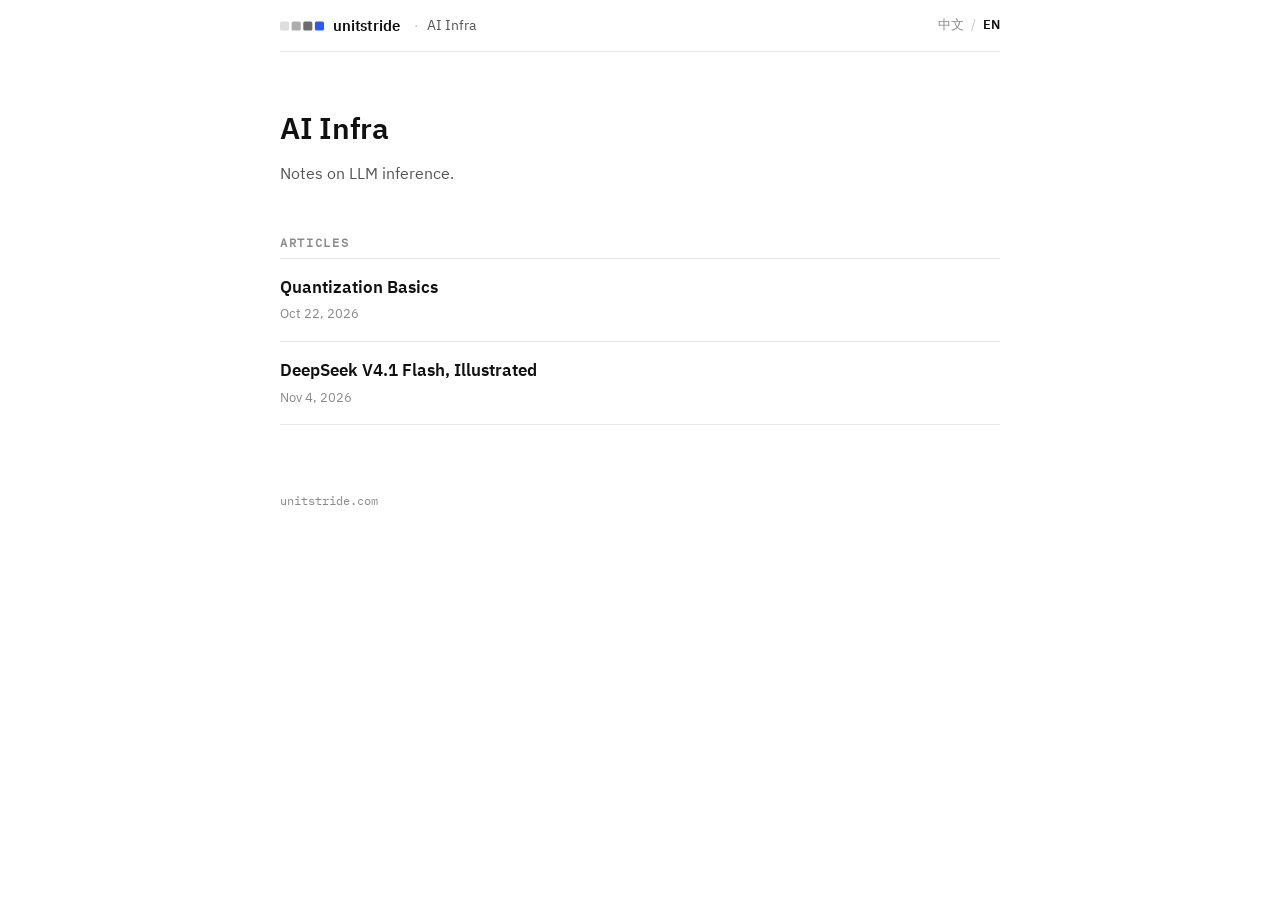
<file: p/ai-infra/index.html>
<!doctype html>
<html lang="zh-CN">
<head>
<meta charset="utf-8">
<title>页面已移动</title>
<link rel="canonical" href="/t/ai-infra/">
<meta name="robots" content="noindex">
<meta http-equiv="refresh" content="0; url=/t/ai-infra/">
<script>location.replace("/t/ai-infra/"+location.search+location.hash)</script>
</head>
<body><p>页面已移动到 <a href="/t/ai-infra/">/t/ai-infra/</a>。</p></body>
</html>
</file>
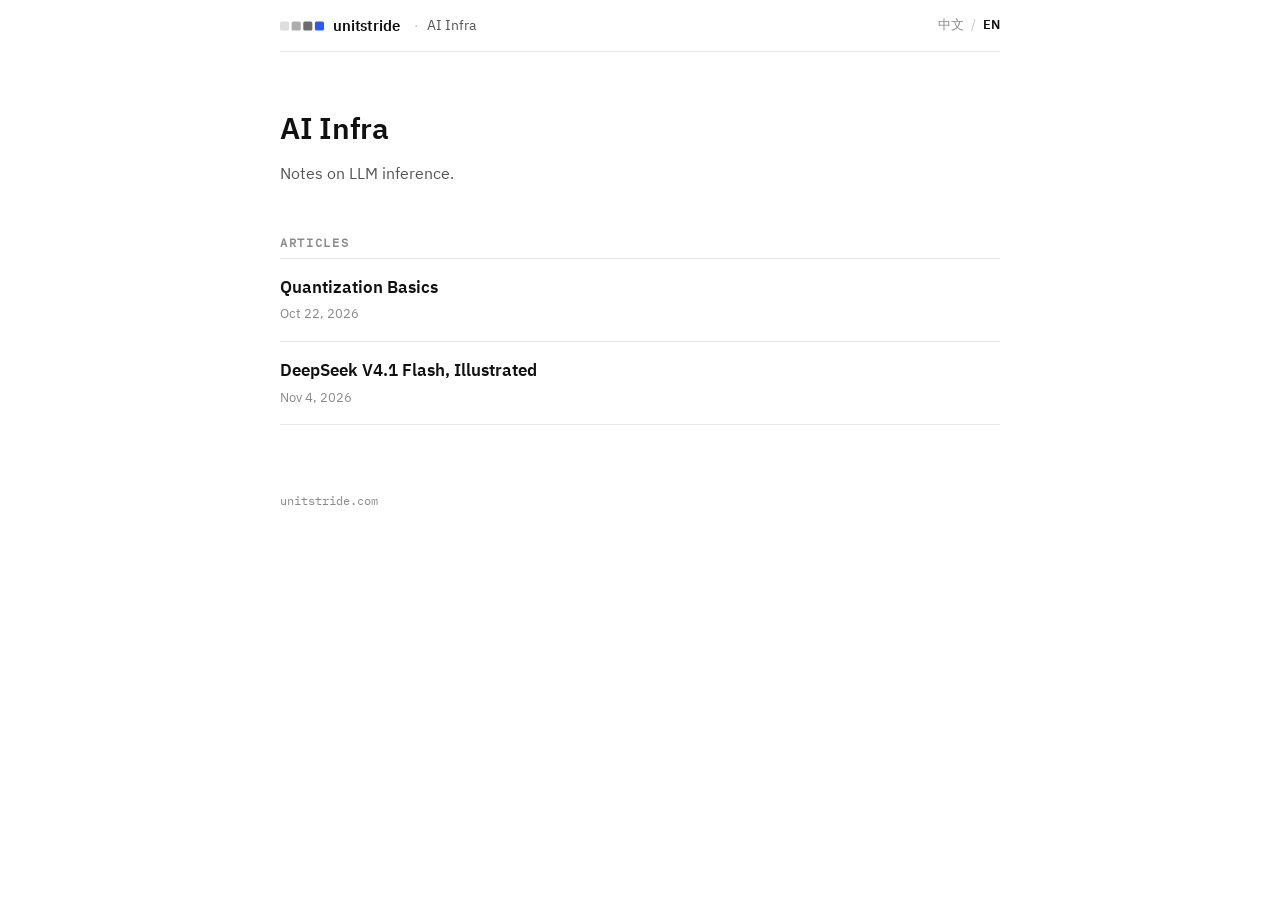
<file: t/ai-infra/index.html>
<!doctype html>
<html lang="zh-CN">
<head>
<meta charset="utf-8">
<script>(function(){var L="zh",A="/en/t/ai-infra/",K="us-lang",p=null;try{p=localStorage.getItem(K)}catch(e){}if(p!=="zh"&&p!=="en")p=null;document.addEventListener("click",function(e){var t=e.target,a=t&&t.closest?t.closest("a[data-us-lang]"):null;if(a){try{localStorage.setItem(K,a.getAttribute("data-us-lang"))}catch(e){}}},true);if(!A||/bot|crawl|spider|slurp|facebookexternalhit|lighthouse/i.test(navigator.userAgent||""))return;function zh(){var l=navigator.languages&&navigator.languages.length?navigator.languages:[navigator.language||""];if(!l.join(""))return true;for(var i=0;i<l.length;i++)if(/^zh/i.test(l[i]||""))return true;return false}if(p?p!==L:(L==="zh"&&!zh())){document.documentElement.style.visibility="hidden";window.usRedir=1;try{sessionStorage.setItem("us-lr",L+">"+(p?"pref":"auto"))}catch(e){}location.replace(A+location.search+location.hash)}})();</script>
<meta name="viewport" content="width=device-width, initial-scale=1">
<title>AI Infra · unitstride</title>
<meta name="description" content="大模型推理相关技术分享。">
<link rel="canonical" href="https://unitstride.com/t/ai-infra/">
<link rel="alternate" hreflang="zh-CN" href="https://unitstride.com/t/ai-infra/">
<link rel="alternate" hreflang="en" href="https://unitstride.com/en/t/ai-infra/">
<link rel="alternate" hreflang="x-default" href="https://unitstride.com/t/ai-infra/">
<link rel="icon" type="image/svg+xml" href="/favicon.svg">
<link rel="stylesheet" href="/assets/site.css">
<script>(function(){var w=window,d=document;if(w.usRedir||!/(^|\.)unitstride\.com$/.test(location.hostname))return;var P=w.usPage={"page_type": "topic", "page_lang": "zh", "content_group": "topic"};if(!P.page_lang)P.page_lang=/^\/en(\/|$)/i.test(location.pathname)?"en":"zh";w.dataLayer=w.dataLayer||[];w.gtag=function(){w.dataLayer.push(arguments)};w.usHide=w.usHide||[];function h(e){if(e.type!="visibilitychange"||d.visibilityState=="hidden")w.usHide.forEach(function(f){try{f()}catch(x){}})}d.addEventListener("visibilitychange",h);w.addEventListener("pagehide",h);w.addEventListener("beforeunload",h);gtag("js",new Date());gtag("config","G-4M0SLC44W7",P);function s(u){var e=d.createElement("script");e.async=true;e.src=u;d.head.appendChild(e)}s("https://www.googletagmanager.com/gtag/js?id=G-4M0SLC44W7");s("/assets/track.js?v=b5a90f04")})();</script>
</head>
<body class="us-page">
<header class="us-top"><a class="us-brand" href="/" aria-label="unitstride 首页"><svg viewBox="0 0 53 12" aria-hidden="true"><rect x="0" width="11" height="11" y=".5" rx="2" fill="#111" fill-opacity=".14"/><rect x="14" width="11" height="11" y=".5" rx="2" fill="#111" fill-opacity=".34"/><rect x="28" width="11" height="11" y=".5" rx="2" fill="#111" fill-opacity=".62"/><rect x="42" width="11" height="11" y=".5" rx="2" fill="#2b59ff"/></svg><span>unitstride</span></a><nav class="us-crumb" aria-label="面包屑"><span class="us-sep">·</span><a href="/t/ai-infra/">AI Infra</a></nav><nav class="us-lang" aria-label="Language"><span lang="zh-CN" aria-current="true">中文</span><span class="us-sep">/</span><a lang="en" hreflang="en" data-us-lang="en" href="/en/t/ai-infra/">EN</a></nav></header>
<main class="us-main">
<h1>AI Infra</h1>
<p class="us-lede">大模型推理相关技术分享。</p>
<h2 class="us-h">文章</h2><ul class="us-list"><li><a class="us-item us-plain" href="/p/1/"><span class="us-t">量化基础</span><span class="us-m">2026-10-22</span></a></li><li><a class="us-item us-plain" href="/p/2/"><span class="us-t">图解 DeepSeek V4.1 Flash</span><span class="us-m">2026-11-04</span></a></li></ul>
</main>
<footer class="us-foot"><a href="/">unitstride.com</a></footer>
</body>
</html>
</file>
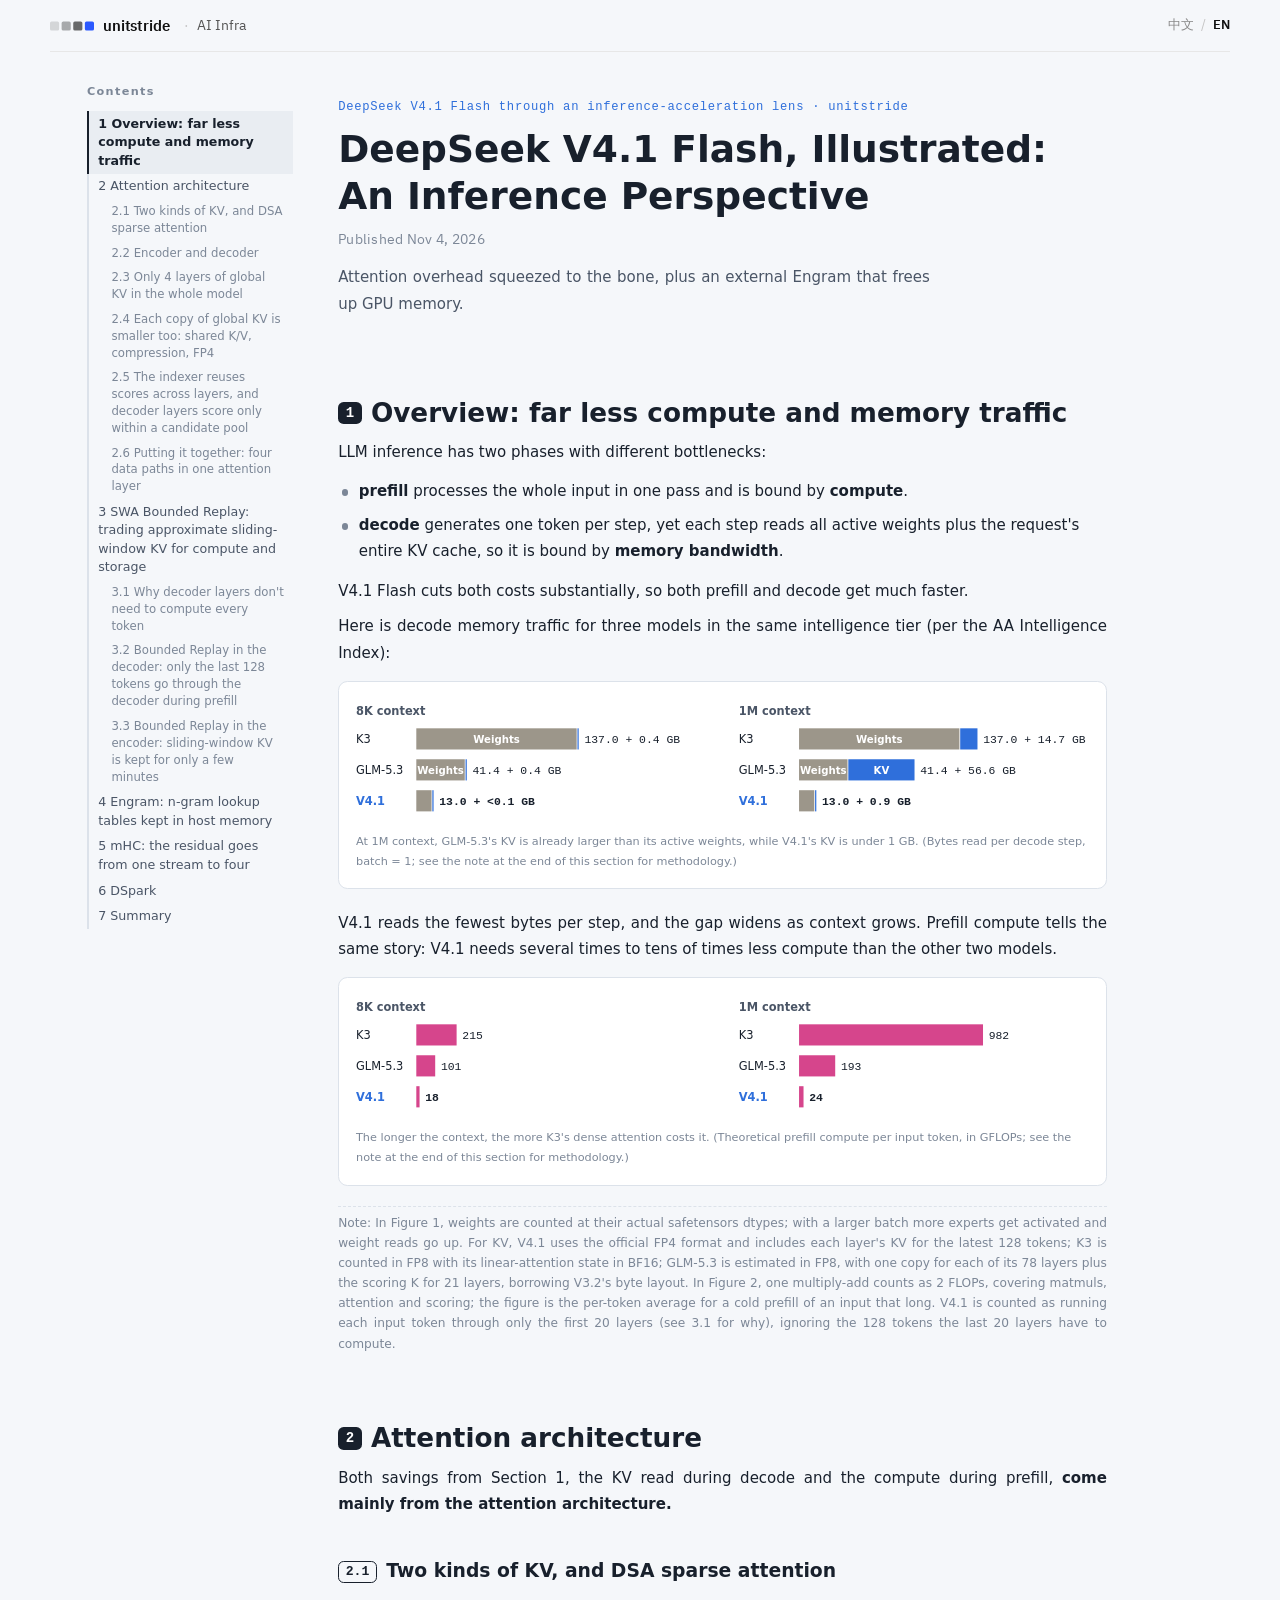
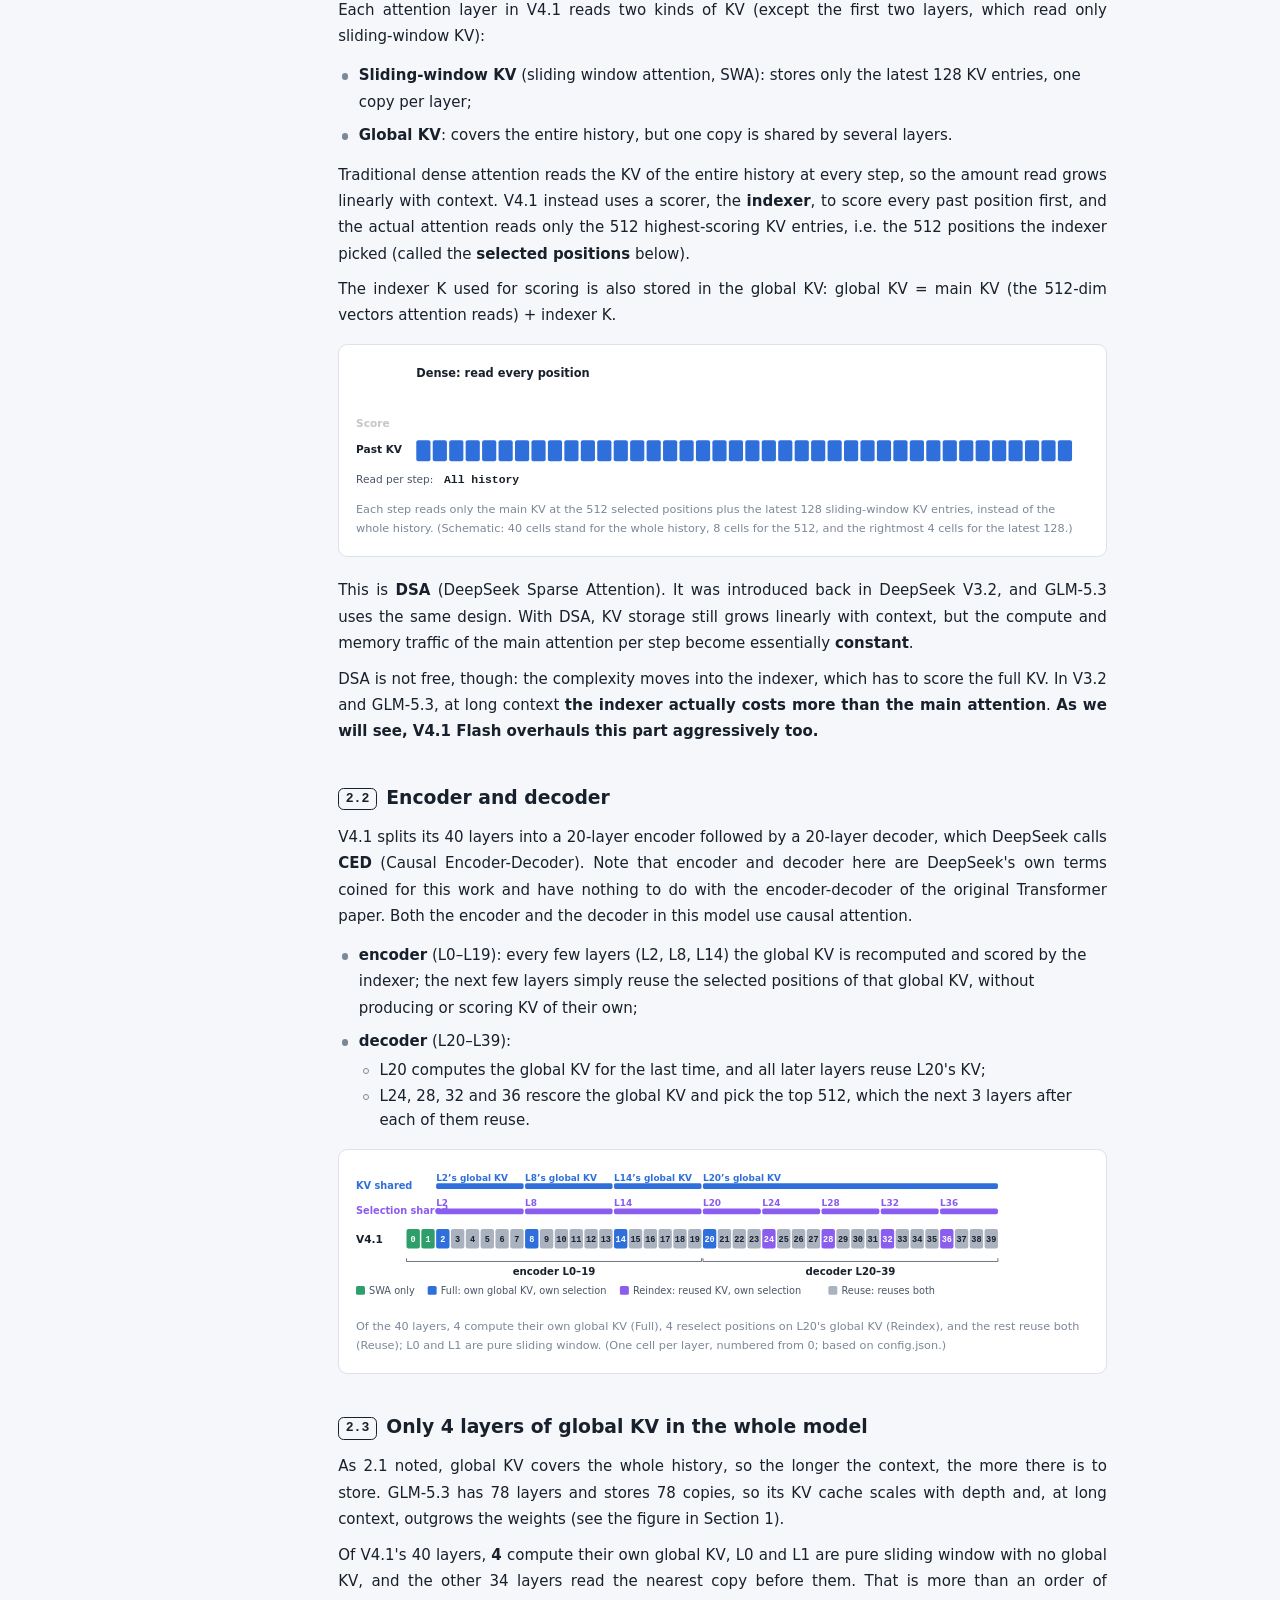
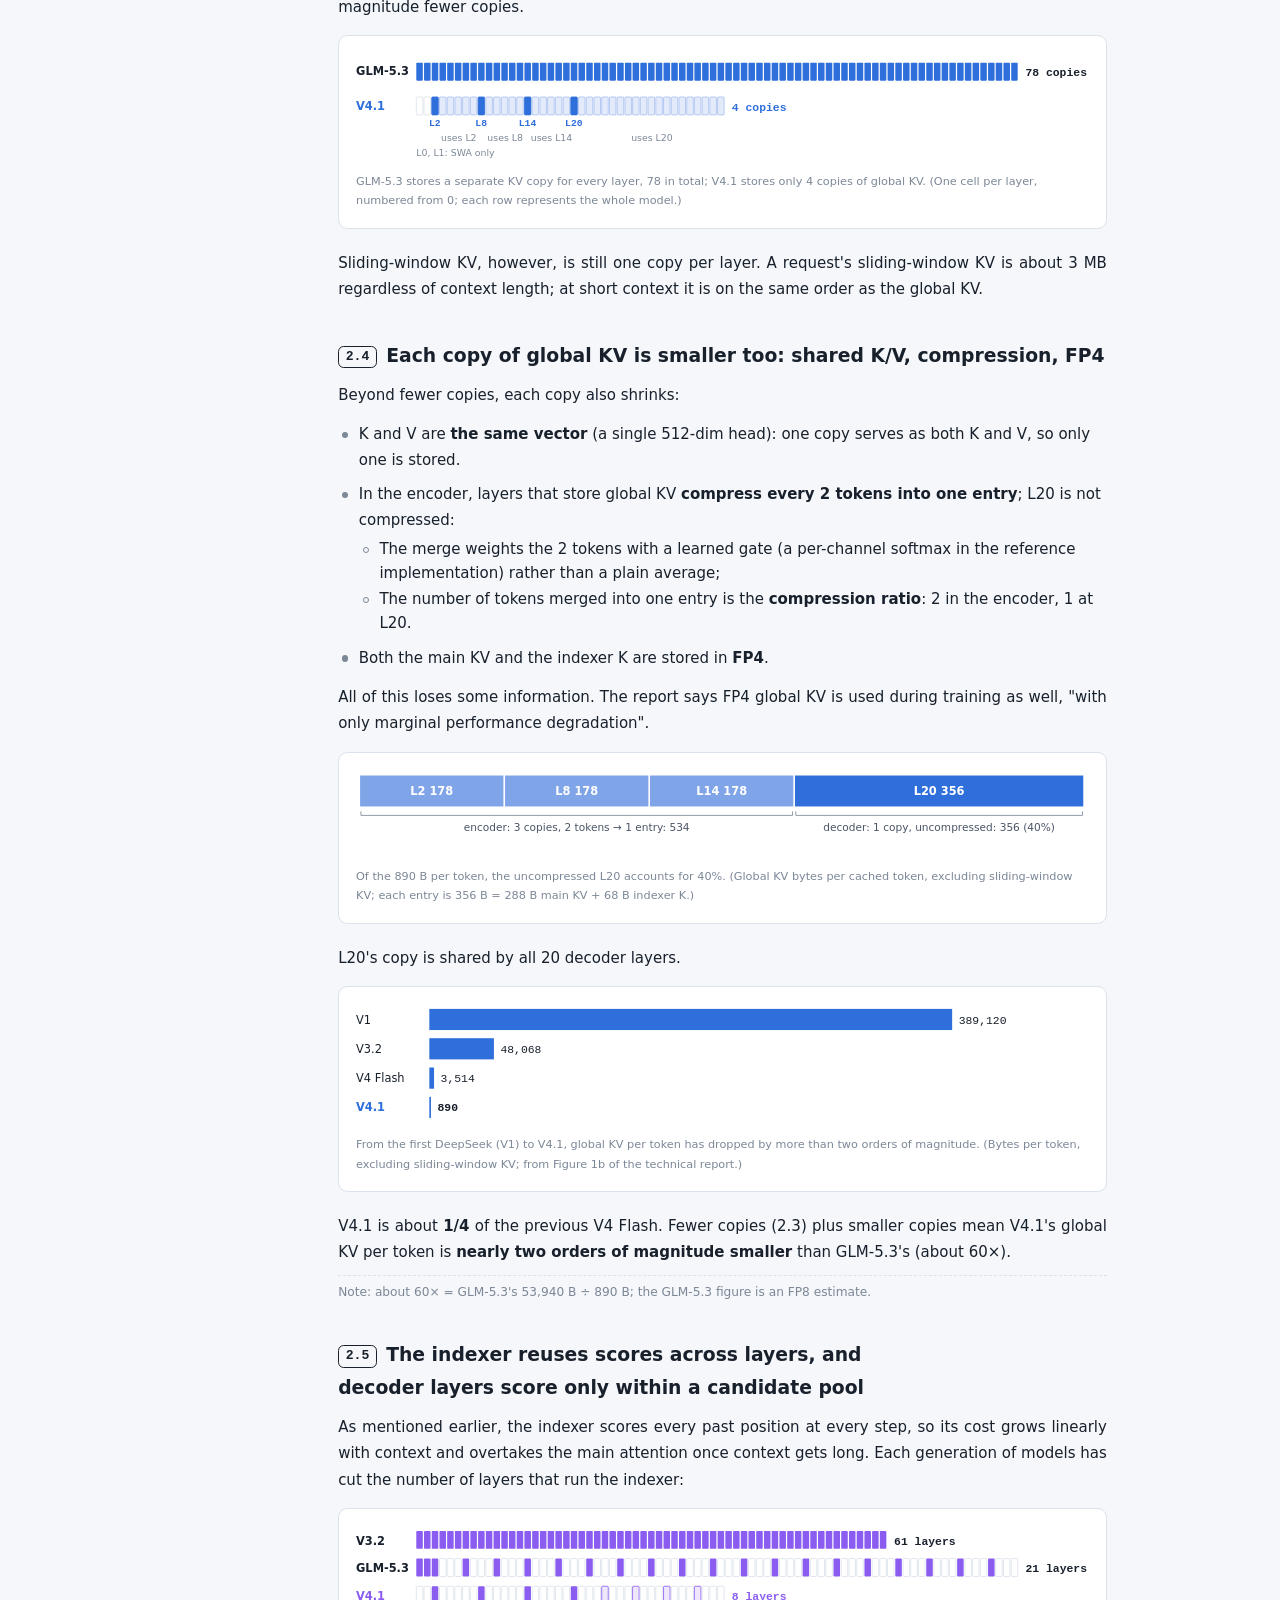
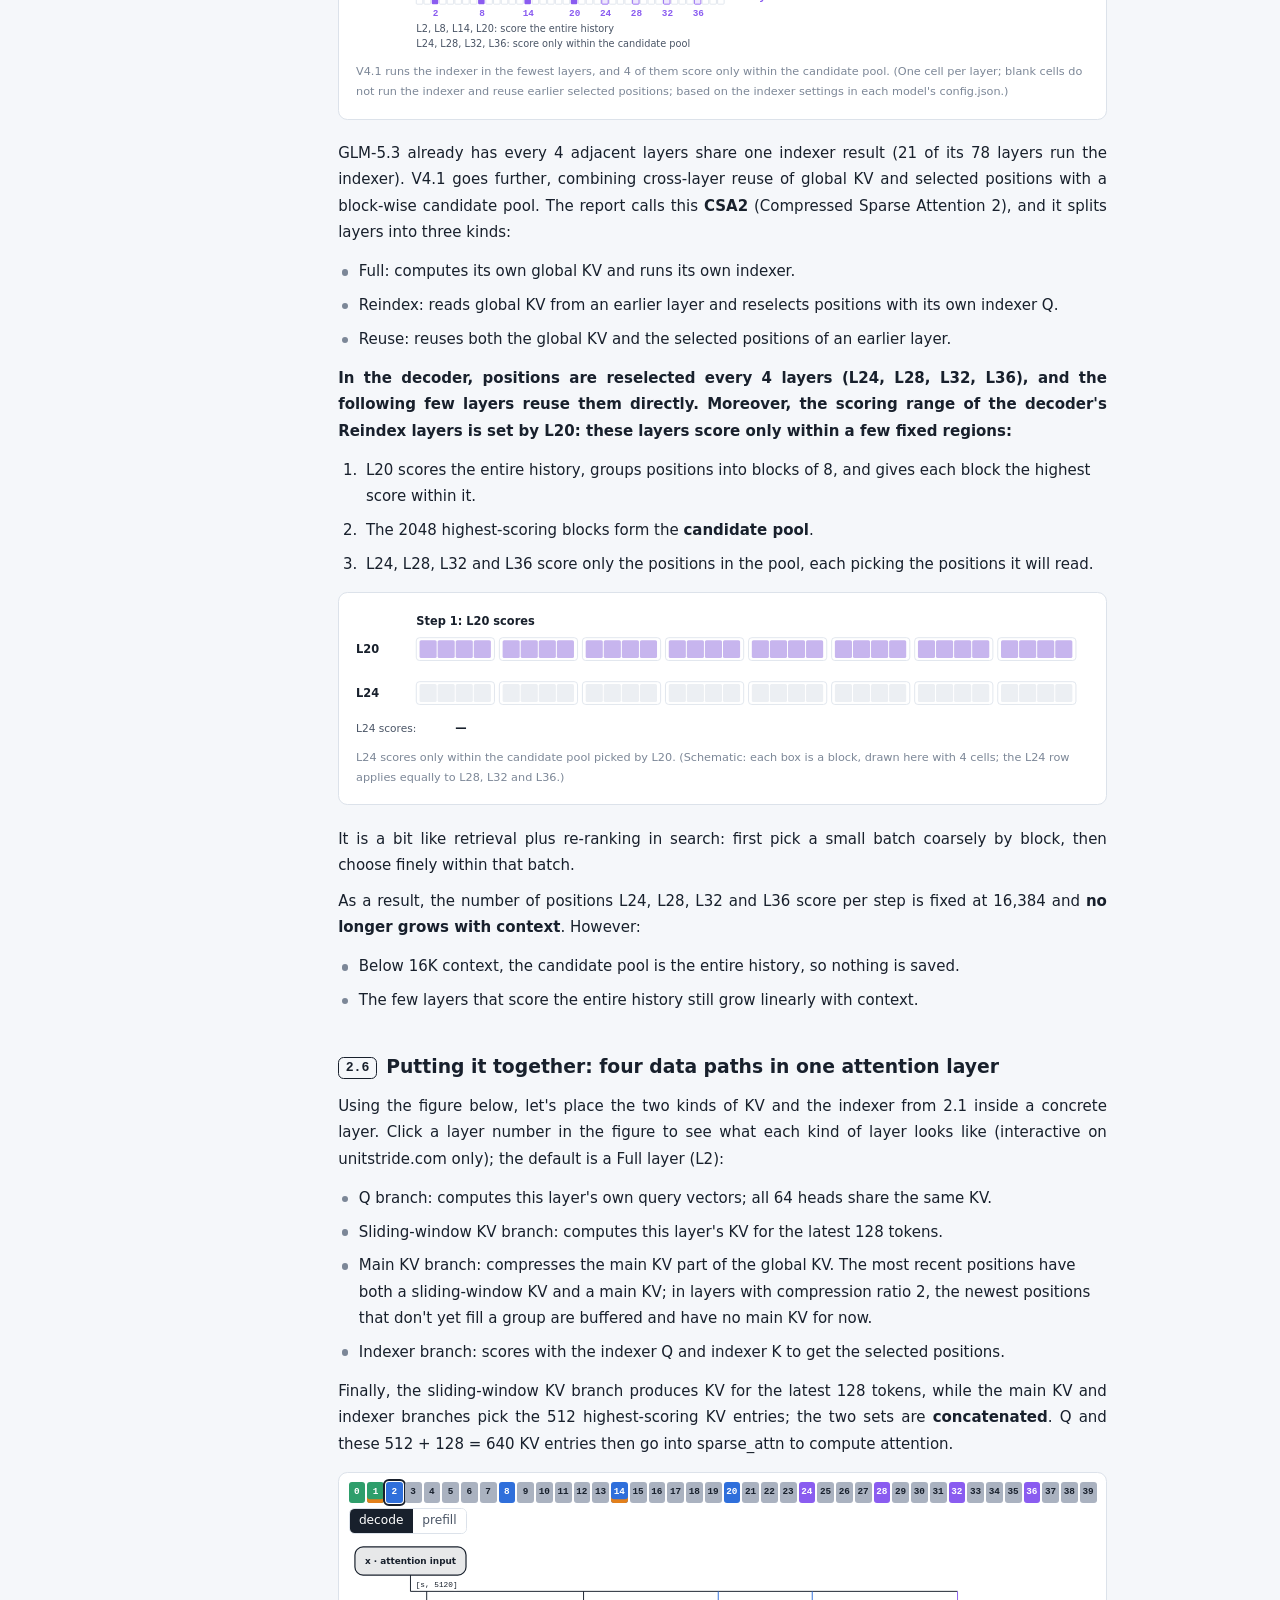
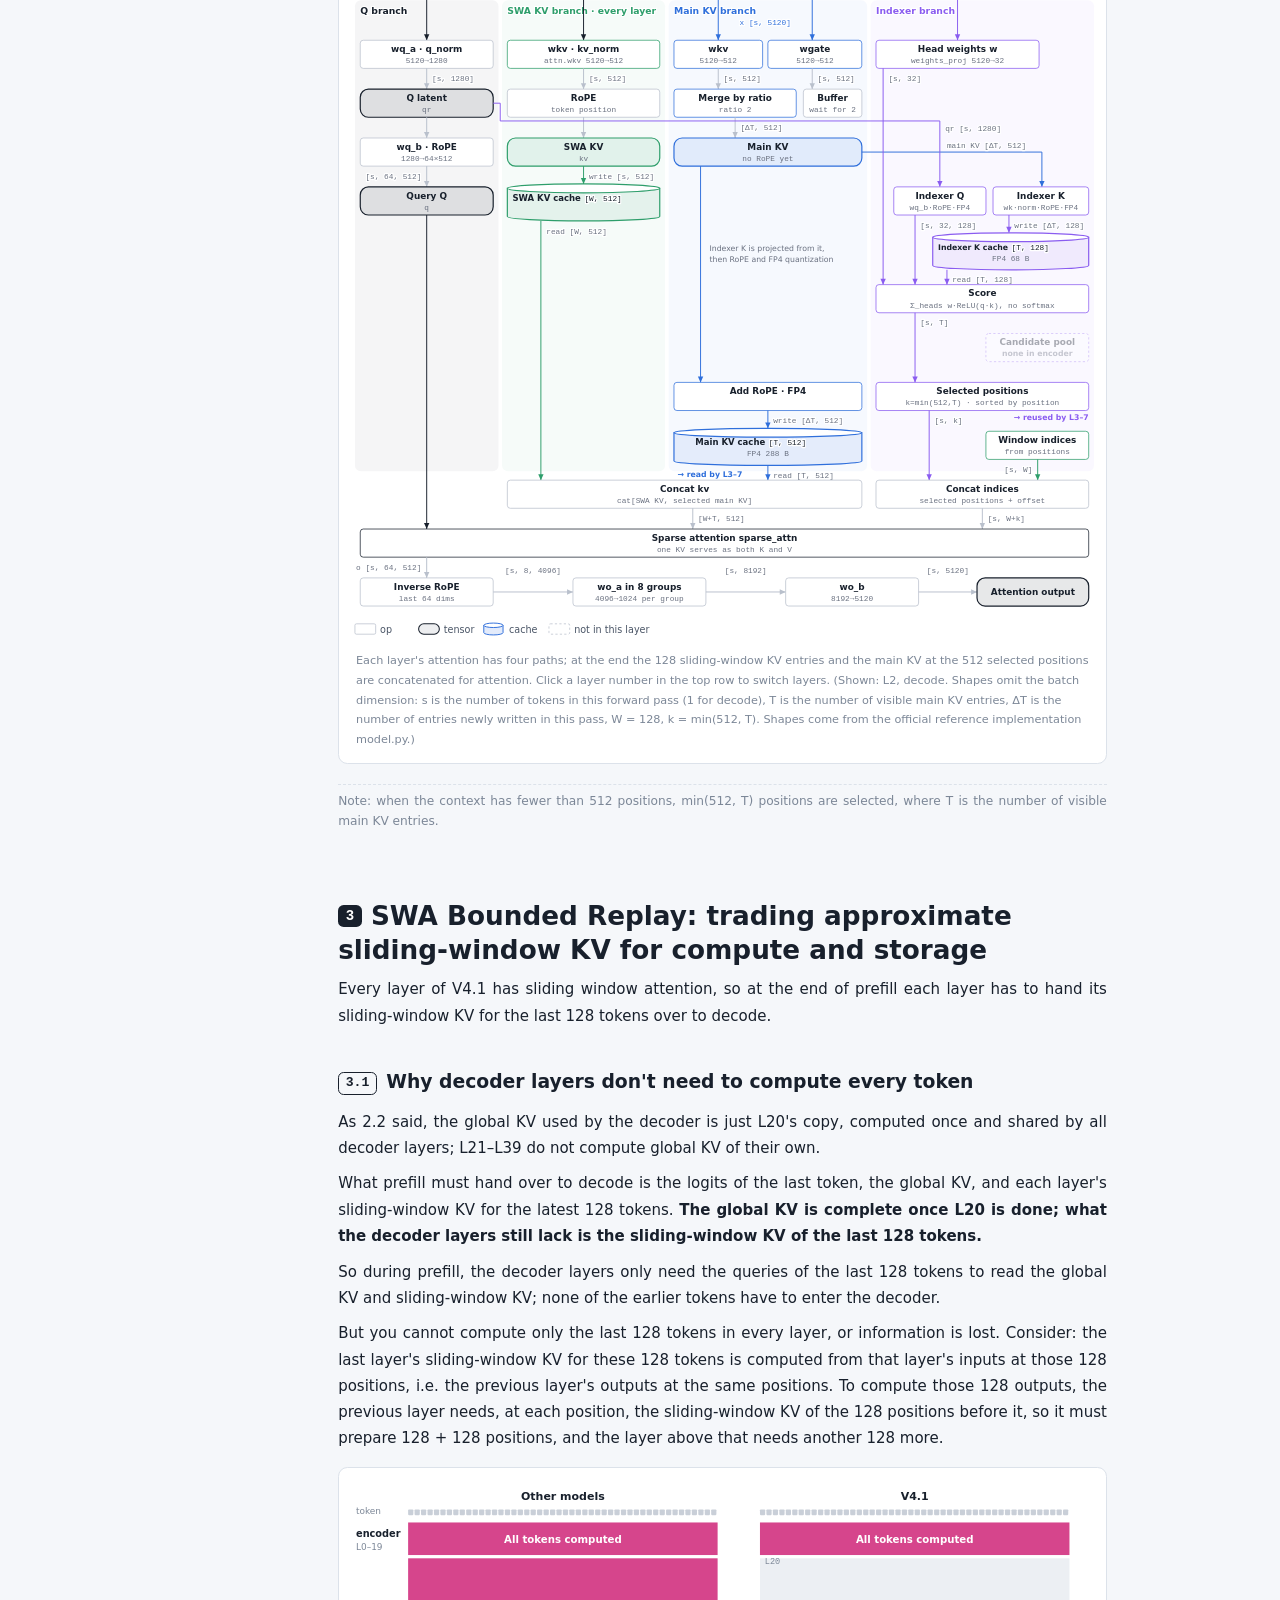
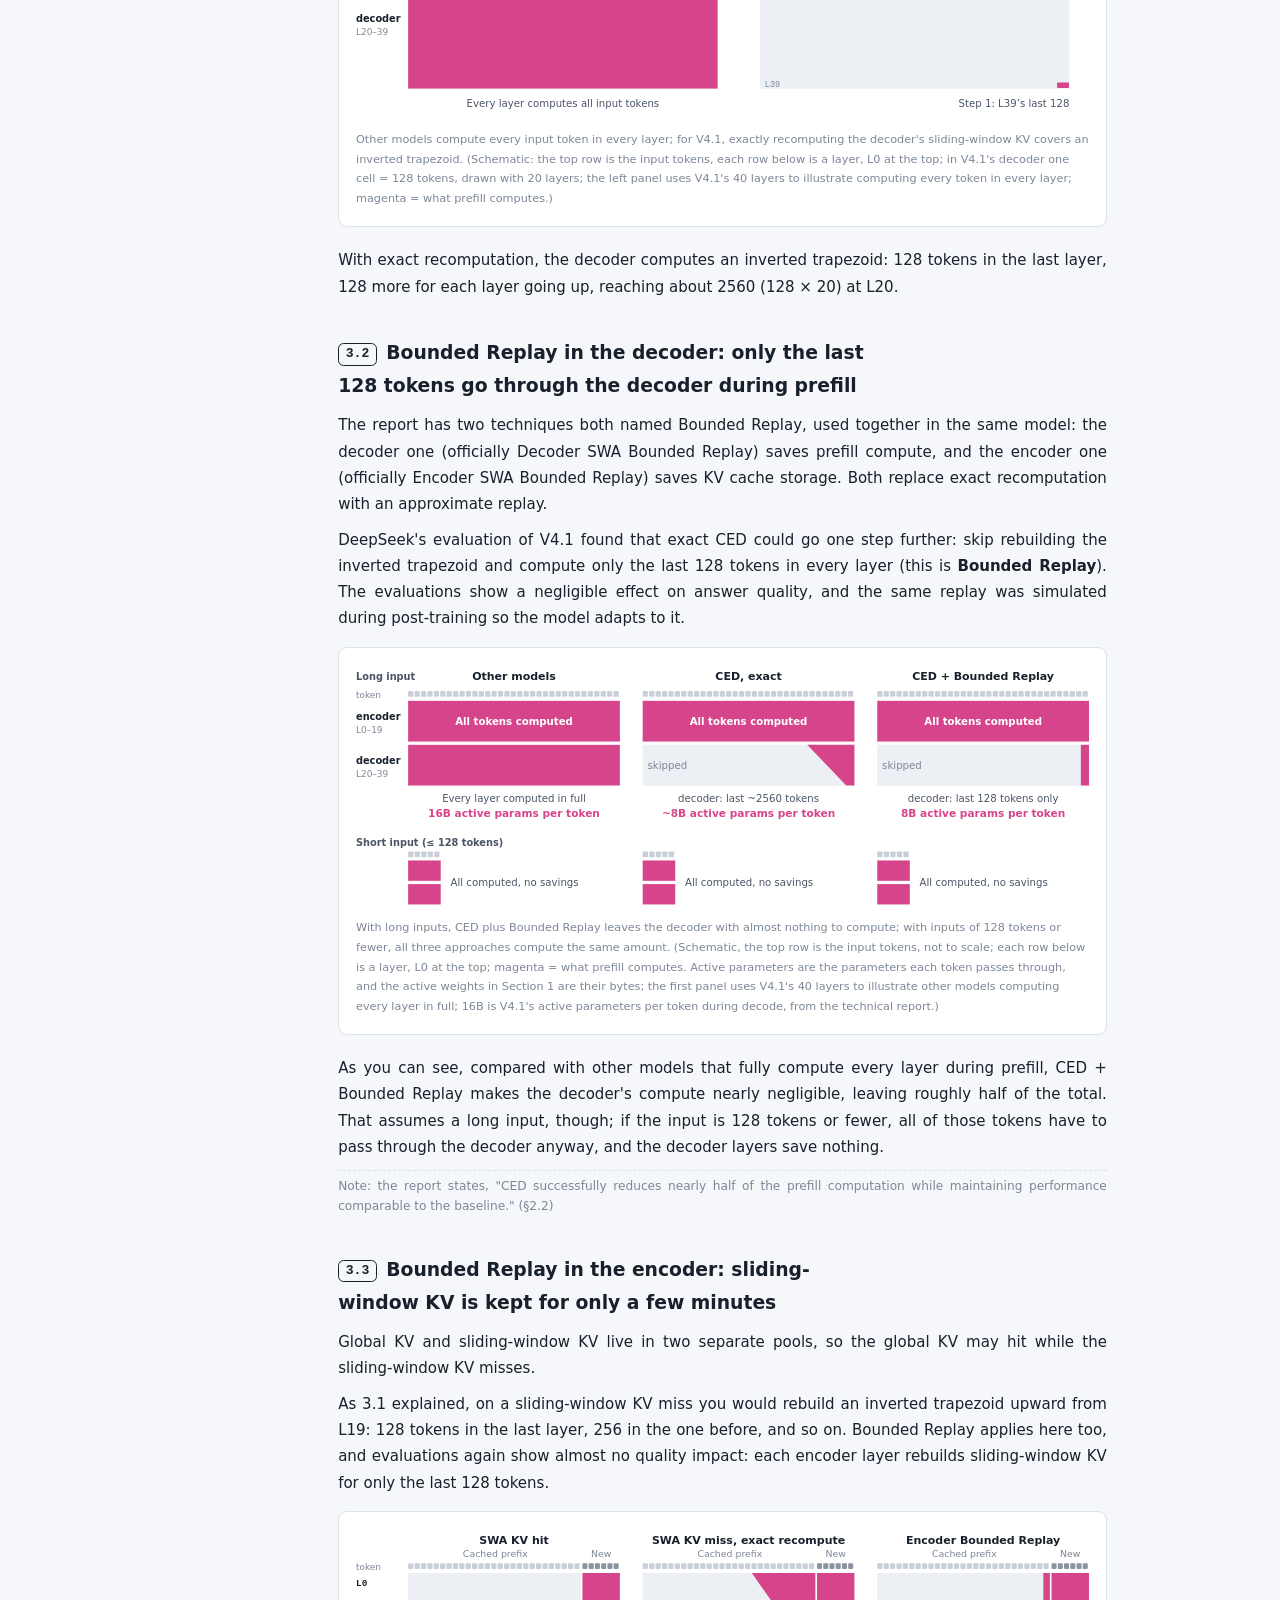
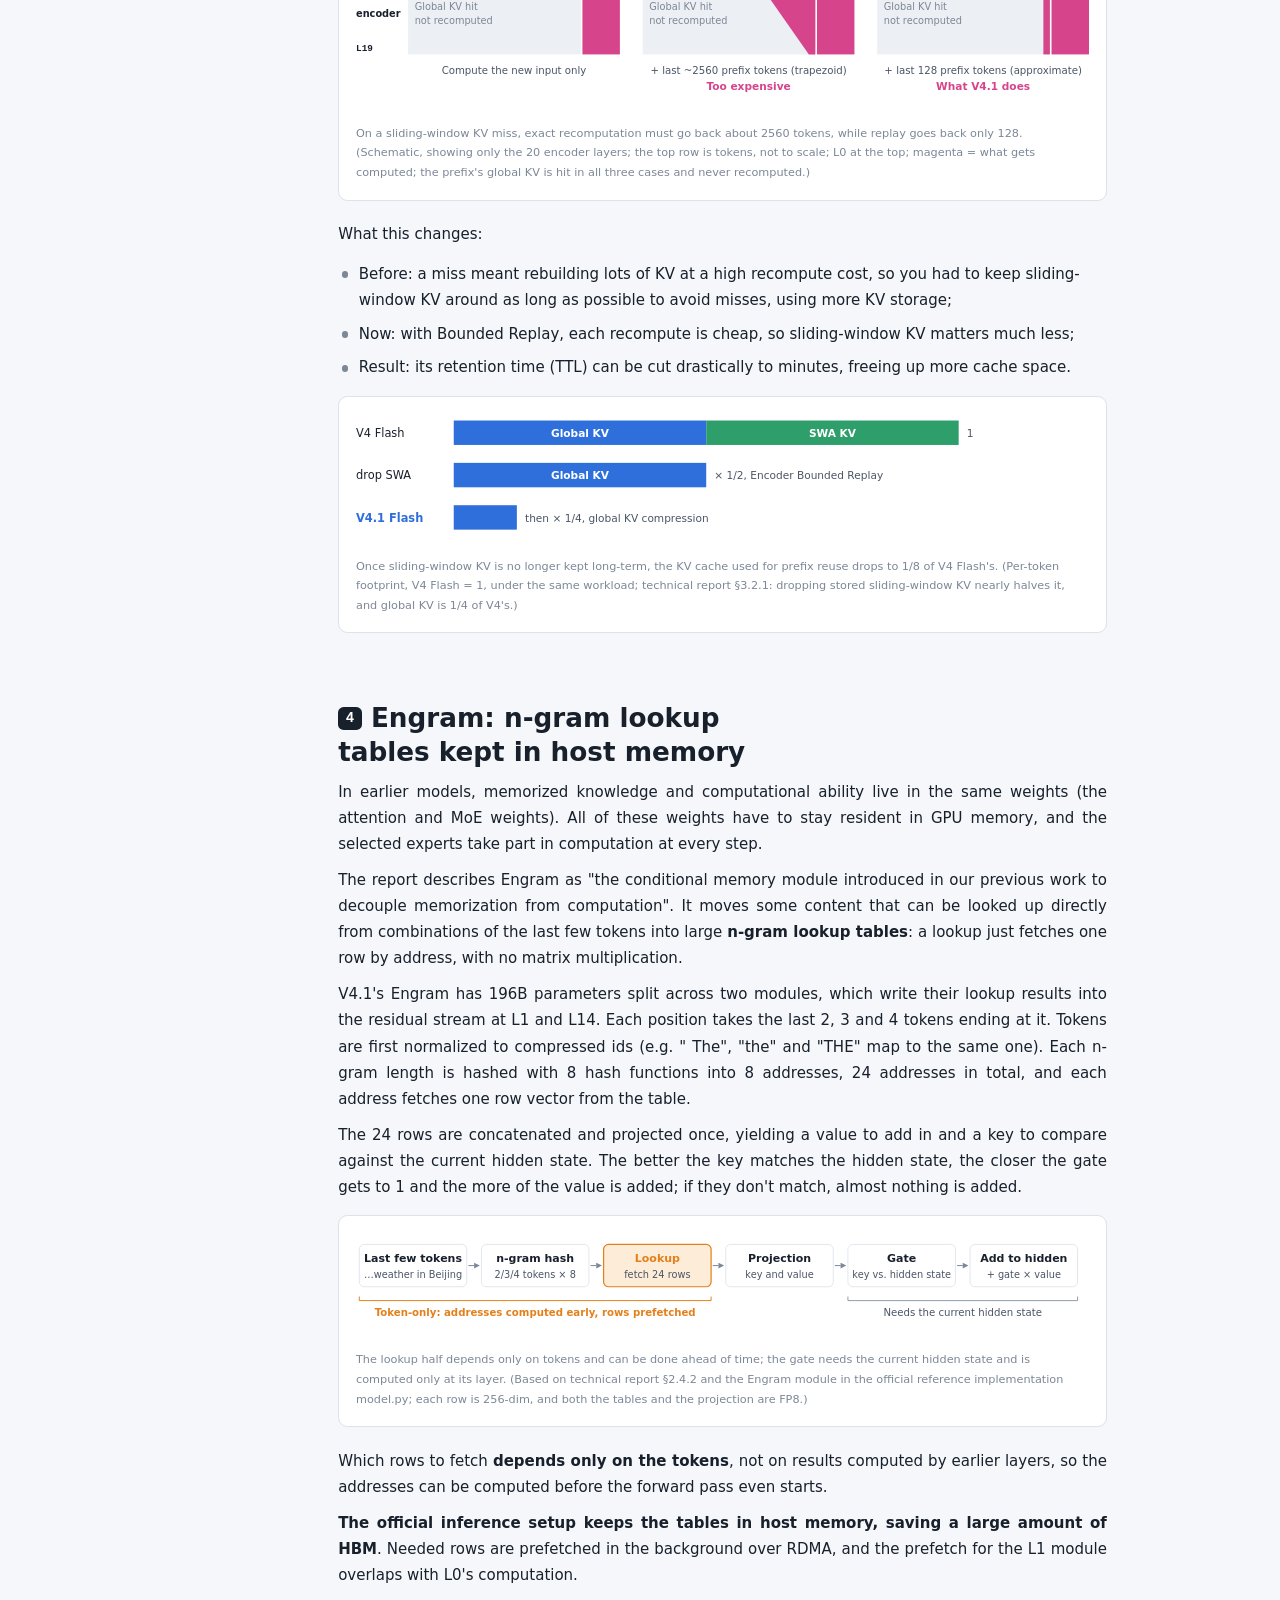
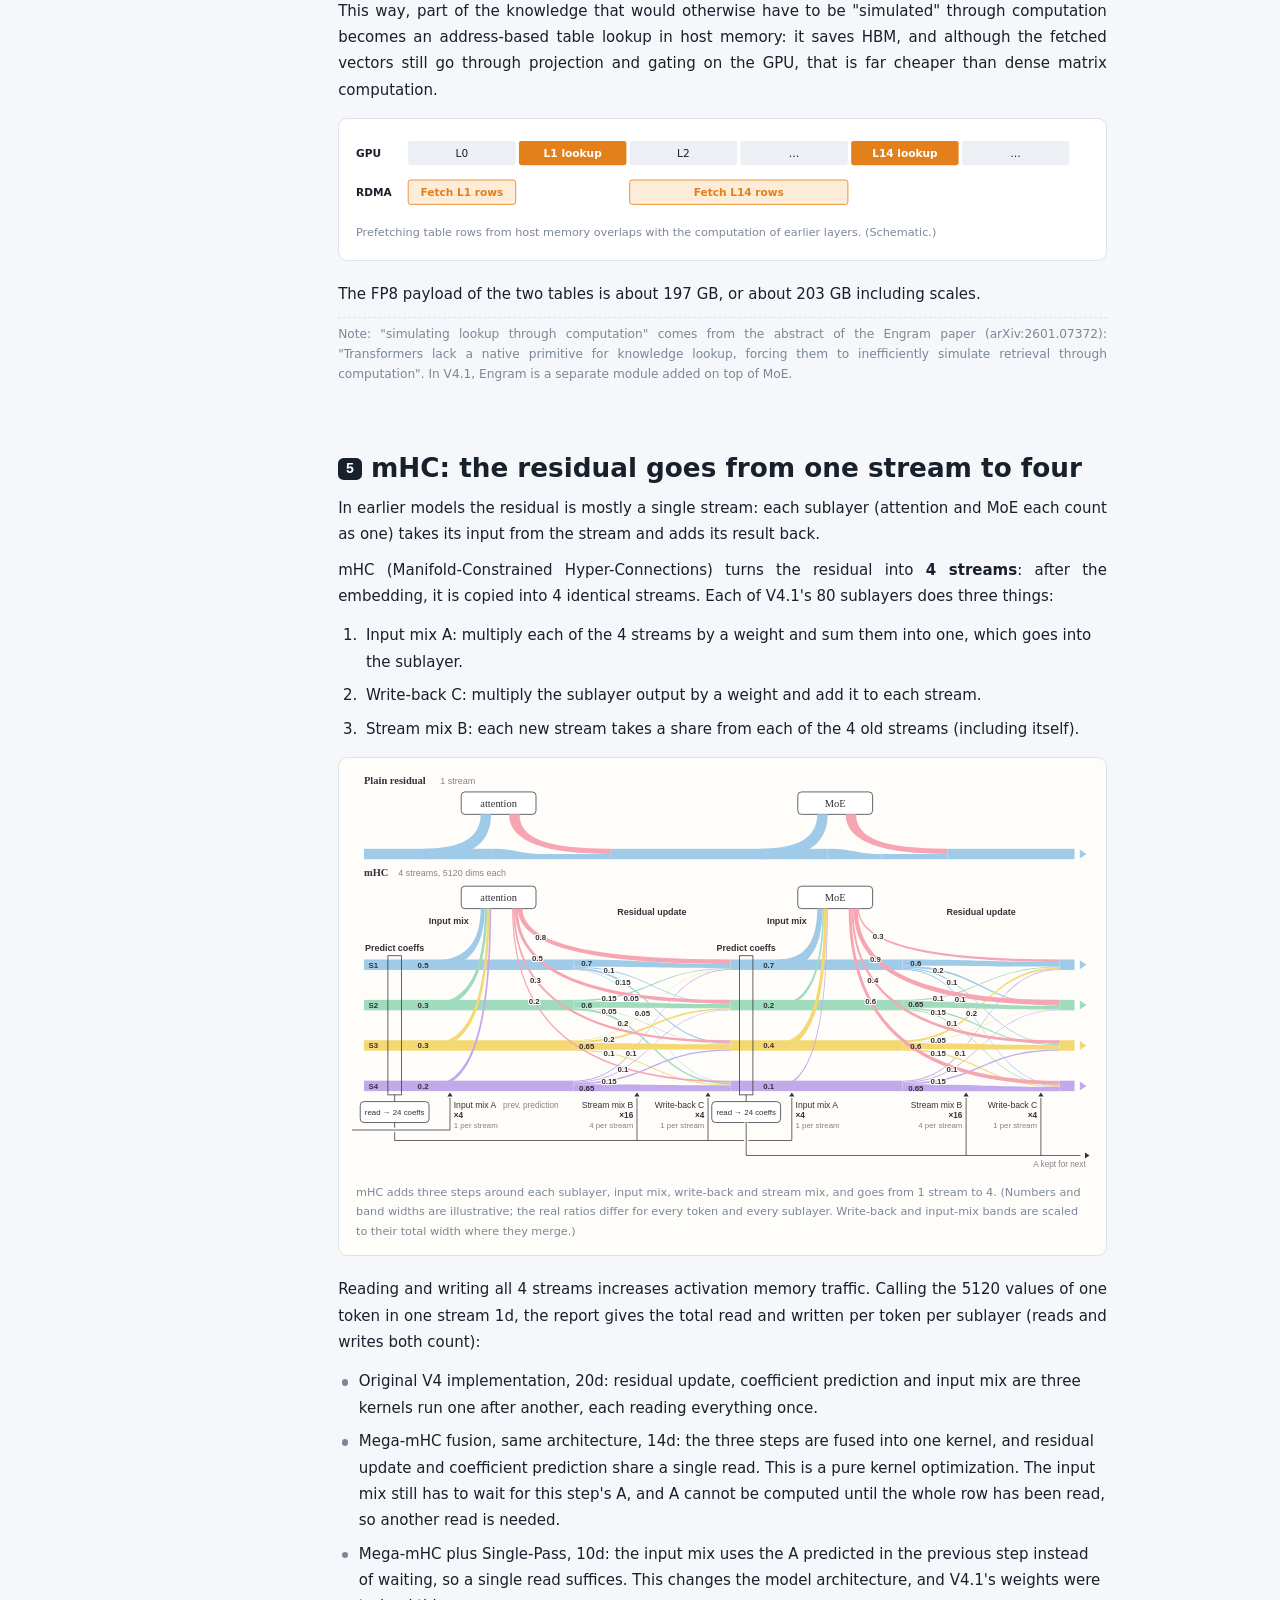
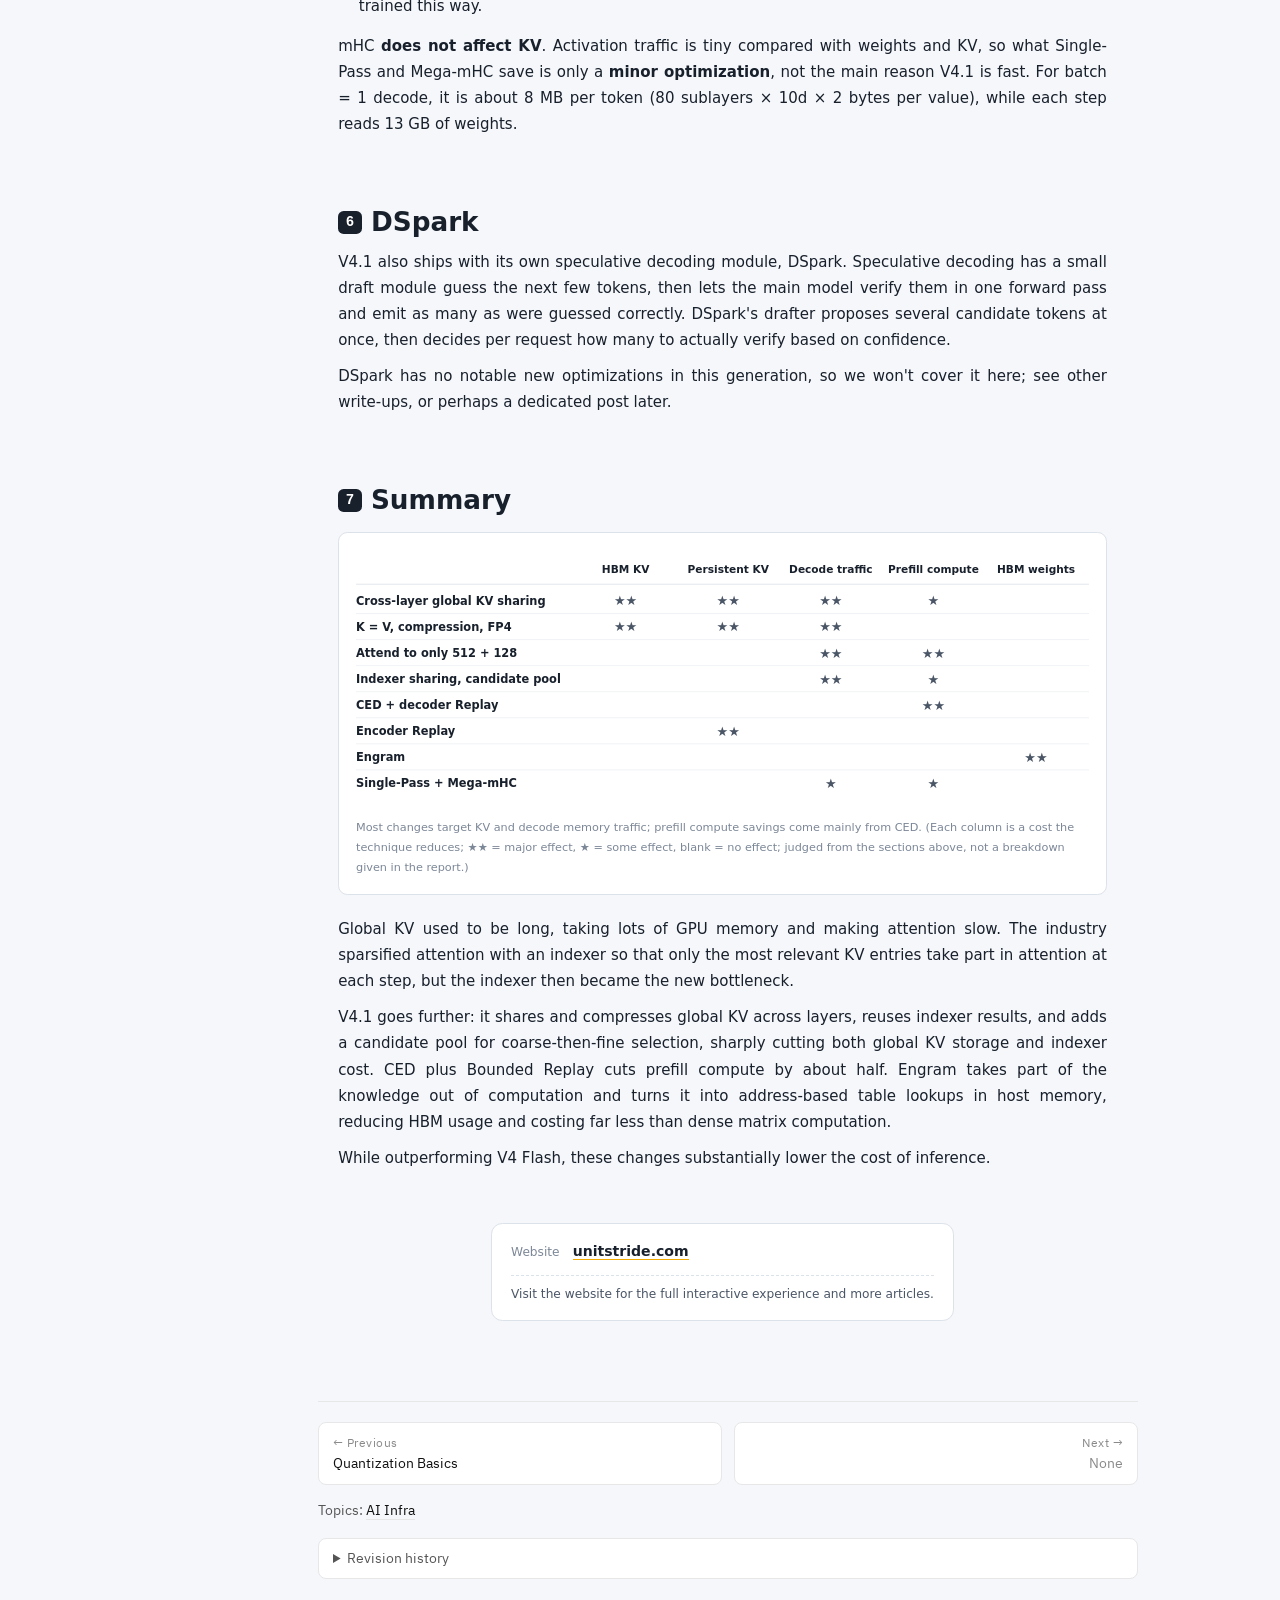
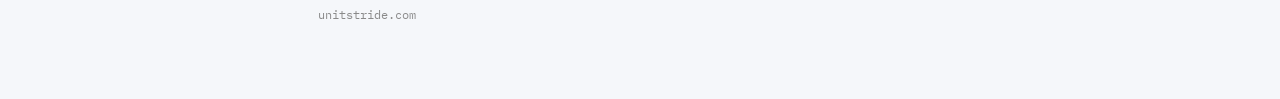
<file: en/p/2/index.html>
<!doctype html>
<html lang="en">
<head>
<meta charset="utf-8">
<script>(function(){var L="en",A="/p/2/",K="us-lang",p=null;try{p=localStorage.getItem(K)}catch(e){}if(p!=="zh"&&p!=="en")p=null;document.addEventListener("click",function(e){var t=e.target,a=t&&t.closest?t.closest("a[data-us-lang]"):null;if(a){try{localStorage.setItem(K,a.getAttribute("data-us-lang"))}catch(e){}}},true);if(!A||/bot|crawl|spider|slurp|facebookexternalhit|lighthouse/i.test(navigator.userAgent||""))return;function zh(){var l=navigator.languages&&navigator.languages.length?navigator.languages:[navigator.language||""];if(!l.join(""))return true;for(var i=0;i<l.length;i++)if(/^zh/i.test(l[i]||""))return true;return false}if(p?p!==L:(L==="zh"&&!zh())){document.documentElement.style.visibility="hidden";window.usRedir=1;try{sessionStorage.setItem("us-lr",L+">"+(p?"pref":"auto"))}catch(e){}location.replace(A+location.search+location.hash)}})();</script>
<meta name="viewport" content="width=device-width, initial-scale=1">
<title>DeepSeek V4.1 Flash, Illustrated</title>
<meta name="description" content="An inference-focused, illustrated walkthrough of DeepSeek V4.1 Flash: sparse attention with only 4 layers of global KV, cross-layer indexer reuse and candidate pools, CED with SWA Bounded Replay, Engram lookup tables in host memory, and mHC.">
<style>
:root{
  /* single light theme */
  --paper:#F5F7FA; --card:#FFFFFF; --ink:#18202C; --ink2:#4A5566; --ink3:#7C8797; --line:#DCE2EA;
  --cap:#2563C9; --cap-soft:#E4EDFB; --bw:#D9660B; --bw-soft:#FDEBDA; --flop:#0E8A6A; --flop-soft:#DDF3EC;
  --hl:#F2A900; --hl-soft:#FFF4D1; --warn:#C8452F; --warn-soft:#FBE6E1;
  /* system font stack: by publishing convention, no external fonts */
  --sans:system-ui,-apple-system,"Segoe UI",Roboto,"Helvetica Neue",Arial,"PingFang SC","Microsoft YaHei",sans-serif;
  --mono:SFMono-Regular,Menlo,Consolas,"Liberation Mono","Courier New",monospace;
  color-scheme:light;
}
/* root font size 15px: all sizes (type, spacing, column widths) are in rem, scaled by 15/16 to keep the original proportions */
html{scroll-behavior:smooth;font-size:15px}
*{box-sizing:border-box}
body{margin:0;background:var(--paper);color:var(--ink);font-family:var(--sans);font-size:1rem;line-height:1.75;padding-inline:1rem;padding-block:0 5rem}
.layout{max-width:73.75rem;margin:0 auto;display:grid;grid-template-columns:13.75rem minmax(0,1fr);gap:3rem}
#toc{position:sticky;top:0;align-self:start;max-height:100vh;overflow-y:auto;padding:2rem 0 1.5rem;font-size:0.8438rem}
#toc .toc-title{font-size:0.75rem;letter-spacing:.12em;color:var(--ink3);font-weight:700;margin-bottom:0.625rem}
#toc a{display:block;color:var(--ink2);text-decoration:none;padding:0.25rem 0.625rem;border-left:2px solid var(--line);line-height:1.45}
#toc a.l2{padding-left:1.5rem;font-size:0.7812rem;color:var(--ink3)}
#toc a.on{border-left-color:var(--ink);color:var(--ink);font-weight:700;background:#E9EDF2}
#toc a:hover{color:var(--ink)}
main{min-width:0;max-width:51.25rem}
.hero{padding:3rem 0 0.75rem}
.hero .kicker{font-family:var(--mono);font-size:0.8125rem;color:var(--ink2);letter-spacing:.06em}
.hero h1{font-size:2.5rem;line-height:1.25;margin:0.5rem 0 0.875rem;font-weight:900;text-wrap:balance}
.c{color:var(--cap)} .b{color:var(--bw)} .f{color:var(--flop)}
.hero p{color:var(--ink2);max-width:62ch;margin:0}
h2{font-size:1.75rem;font-weight:900;margin:4.5rem 0 0.5rem;line-height:1.3;text-wrap:balance;scroll-margin-top:1rem}
h2 .no{display:inline-block;font-family:var(--mono);font-size:0.9375rem;color:#fff;background:var(--ink);border-radius:0.375rem;padding:2px 0.5rem;margin-right:0.625rem;vertical-align:0.3125rem}
h3{font-size:1.25rem;font-weight:700;margin:2.5rem 0 0.5rem;scroll-margin-top:1rem;text-wrap:balance}
p{margin:0.625rem 0}
.lead{font-size:1.0625rem;color:var(--ink2)}
/* justify body paragraphs; lists, captions and tables are not forced */
main p{text-align:justify;text-justify:inter-character}
.hero p{text-align:justify;text-justify:inter-character}
ul.pts{padding-left:0;list-style:none;margin:0.875rem 0;display:grid;gap:0.5rem}
ul.pts li{padding-left:1.375rem;position:relative}
ul.pts li::before{content:"";position:absolute;left:0.25rem;top:.72em;width:0.4375rem;height:0.4375rem;border-radius:50%;background:var(--ink3)}
ol.steps{margin:0.875rem 0;padding-left:1.6em;display:grid;gap:0.5rem}
ol.steps > li{padding-left:0.25rem}
ol.steps ul.pts{margin:0.375rem 0 0;gap:0.25rem}
code,.m{font-family:var(--mono);font-size:.88em;background:#E9EDF2;padding:1px 0.3125rem;border-radius:0.25rem}
figure.fig{margin:1rem 0 1.375rem;background:var(--card);border:1px solid var(--line);border-radius:0.625rem;padding:1.125rem}
.scroll{overflow-x:auto} .scroll > table{margin:0}
.tscroll{margin:0.875rem 0}
figure.fig svg{display:block;width:100%;height:auto}
figure.fig svg.minw{min-width:40rem}
figure.fig figcaption{font-size:0.75rem;color:var(--ink3);margin-top:0.625rem}
table{border-collapse:collapse;width:100%;margin:0.875rem 0;font-size:0.9062rem;background:var(--card)}
th,td{border:1px solid var(--line);padding:0.5rem 0.75rem;text-align:left;vertical-align:top}
th{background:#EEF1F5;color:var(--ink2);font-weight:700}
td.c,td.b,td.f{white-space:nowrap}
td.c,th.c{color:var(--cap)} td.b,th.b{color:var(--bw)} td.f,th.f{color:var(--flop)}
th.c{background:var(--cap-soft)} th.b{background:var(--bw-soft)} th.f{background:var(--flop-soft)}
.note{border-radius:0.5rem;padding:0.75rem 1rem;margin:1rem 0;background:var(--hl-soft);border:1px solid #F0DC9A}
.recap{display:flex;gap:0.75rem;align-items:baseline;margin:1.125rem 0 0;padding:0.625rem 0.875rem;border-radius:0.5rem;border:1px solid var(--line);background:var(--card);border-left-width:0.3125rem}
.recap .tag{font-size:0.75rem;font-weight:700;white-space:nowrap;letter-spacing:.04em}
.recap.cap{border-left-color:var(--cap);background:var(--cap-soft)} .recap.cap .tag{color:var(--cap)}
.recap.bw{border-left-color:var(--bw);background:var(--bw-soft)} .recap.bw .tag{color:var(--bw)}
.recap.flop{border-left-color:var(--flop);background:var(--flop-soft)} .recap.flop .tag{color:var(--flop)}
.recap.all{border-left-color:var(--ink);background:#EEF1F5} .recap.all .tag{color:var(--ink2)}
.ctl{display:flex;gap:0.75rem;align-items:center;flex-wrap:wrap;margin:0.25rem 0 0.625rem;font-size:0.875rem;color:var(--ink2)}
.ctl input[type=range]{flex:1;min-width:15rem;accent-color:var(--hl)}
.ctl b{font-family:var(--mono);color:var(--ink)}
.ctl .pre{font:inherit;font-size:0.8125rem;background:var(--hl-soft);border:1px solid #F0DC9A;border-radius:0.375rem;padding:2px 0.625rem;cursor:pointer}
.explain{margin-top:0.625rem;background:var(--hl-soft);border-radius:0.5rem;padding:0.5625rem 0.875rem;font-family:var(--mono);font-size:0.8438rem}
.cfg{background:#1E1E1E;color:#E6E9EF;border-radius:0.5rem;padding:0.75rem 1rem;white-space:pre;font:0.8438rem/1.6 var(--mono);overflow-x:auto;margin:0.75rem 0}
.quote{border-left:0.25rem solid var(--hl);background:var(--hl-soft);padding:0.625rem 1rem;border-radius:0 0.5rem 0.5rem 0;margin:0.875rem 0}
.legend{display:flex;flex-wrap:wrap;gap:0.375rem 1.125rem;font-size:0.8125rem;color:var(--ink2);margin:0 0 0.5rem}
.legend .sw{display:inline-block;width:0.625rem;height:1rem;vertical-align:-3px;margin-right:2px;border-radius:2px}
.sw.y{background:var(--hl)} .sw.g{background:var(--ink2)} .sw.r{background:var(--warn)}
table.num{font-family:var(--mono);font-size:0.8125rem;width:auto;min-width:32.5rem} table.num td,table.num th{padding:0.25rem 0.625rem;text-align:right} table.num th{font-family:var(--sans)}
.tip{position:fixed;z-index:10;pointer-events:none;max-width:17.5rem;background:var(--ink);color:#fff;font-size:0.8125rem;line-height:1.5;padding:0.5rem 0.625rem;border-radius:0.375rem;display:none}
[data-href]{cursor:pointer}
[data-href]:hover .hotbox{stroke:var(--hl);stroke-width:3.5}
@media (max-width:980px){.layout{grid-template-columns:minmax(0,1fr)} #toc{display:none}}

/* end-of-article card: channel links */
.media{display:flex;align-items:center;gap:1.75rem;width:fit-content;max-width:100%;box-sizing:border-box;margin:3.5rem auto 0.5rem;padding:1rem 1.25rem;border:1px solid var(--line);border-radius:0.75rem;background:var(--card)}
.media .ch{flex:1;min-width:0;display:grid;grid-template-columns:auto 1fr;gap:0.375rem 0.875rem;align-items:baseline;font-size:0.9375rem}
.media .k{color:var(--ink3);font-size:0.8125rem}
.media .v{color:var(--ink);font-weight:700}
.media .v a{color:inherit;text-decoration:none;border-bottom:1px solid var(--hl)}
.media .mtip{grid-column:1/-1;margin-top:0.375rem;padding-top:0.5rem;border-top:1px dashed var(--line);color:var(--ink2);font-size:0.8125rem}
.media figure{margin:0;text-align:center;flex:none}
.media img{width:5.75rem;height:5.75rem;display:block;border-radius:0.375rem;background:#fff;padding:0.25rem}
.media figcaption{margin-top:0.25rem;font-size:0.6875rem;color:var(--ink3)}

/* article-specific: page-side copies of figure colors, single-layer figure controls, mHC figure card */
:root{--swa:#2E9E6B;--full:#2F6FDB;--reidx:#8A5CF0;--reuse:#AAB2C0;--engram:#E3801B}
.hero .kicker{color:var(--full)}
figure.fig.tight{padding:0.625rem}
figure.fig.tight figcaption{padding:0 0.5rem 0.25rem}
figure.fig.mhc{background:#fffdf9}
figure.fig svg.minw{min-width:40rem}
figure.fig svg.minw2{min-width:48rem}
svg g[data-tip]{cursor:help}
.blk-bar{display:grid;grid-template-columns:repeat(40,minmax(0,1fr));gap:2px;margin:0 0 0.375rem}
.blk-bar button{height:1.375rem;min-width:0;border:0;border-radius:3px;padding:0;font:600 0.625rem/1.375rem var(--mono);color:#fff;cursor:pointer;overflow:hidden}
.blk-bar .k-swa{background:var(--swa)}
.blk-bar .k-full{background:var(--full)}
.blk-bar .k-reindex{background:var(--reidx)}
.blk-bar .k-reuse{background:var(--reuse);color:var(--ink)}
.blk-bar .eng{box-shadow:inset 0 -0.25rem 0 var(--engram)}
.blk-bar button.on{outline:2px solid var(--ink);outline-offset:1px}
.blk-opts{display:flex;flex-wrap:wrap;gap:0.375rem 0.75rem;align-items:baseline;font-size:0.8125rem;color:var(--ink2);margin:0.25rem 0 0.5rem}
.blk-seg{display:inline-flex;border:1px solid var(--line);border-radius:0.375rem;overflow:hidden;flex:none}
.blk-seg button{font:inherit;border:0;background:var(--card);color:var(--ink2);padding:1px 0.625rem;cursor:pointer}
.blk-seg button.on{background:var(--ink);color:#fff}
.blk-sum{flex:1 1 20rem;min-width:0}
@media (max-width:760px){.blk-bar{grid-template-columns:repeat(20,minmax(0,1fr))}}
/* nested lists: hollow bullets, tighter line and item spacing, same indent as level 1 */
ul.pts ul.pts{margin:0.25rem 0 0.125rem;gap:0.125rem}
ul.pts ul.pts li{line-height:1.6}
ul.pts ul.pts li::before{background:transparent;border:1.5px solid var(--ink3);width:0.4375rem;height:0.4375rem;box-sizing:border-box;top:.62em}
/* end-of-section notes: methodology and sources, small type, not collapsed */
main p.fn{font-size:0.8125rem;color:var(--ink3);line-height:1.65;margin:0.5rem 0 0;padding-top:0.375rem;border-top:1px dashed var(--line)}
.hero p+p{margin-top:0.625rem;font-size:0.9375rem}
/* h3 numbers: same visual language as the solid h2 badges, as outlined badges with clear spacing from the text */
h3 .h3n{display:inline-block;margin-right:0.625rem;padding:0 0.4375rem;border:1.5px solid var(--ink);border-radius:0.375rem;font-family:var(--mono);font-size:0.875rem;font-weight:700;line-height:1.55;color:var(--ink);vertical-align:0.125rem}
</style>
<link rel="canonical" href="https://unitstride.com/en/p/2/">
<link rel="alternate" hreflang="zh-CN" href="https://unitstride.com/p/2/">
<link rel="alternate" hreflang="en" href="https://unitstride.com/en/p/2/">
<link rel="alternate" hreflang="x-default" href="https://unitstride.com/p/2/">
<link rel="icon" type="image/svg+xml" href="/favicon.svg">
<link rel="stylesheet" href="/assets/site.css">
<script>(function(){var w=window,d=document;if(w.usRedir||!/(^|\.)unitstride\.com$/.test(location.hostname))return;var P=w.usPage={"page_type": "article", "page_lang": "en", "content_group": "article", "article_id": "2"};if(!P.page_lang)P.page_lang=/^\/en(\/|$)/i.test(location.pathname)?"en":"zh";w.dataLayer=w.dataLayer||[];w.gtag=function(){w.dataLayer.push(arguments)};w.usHide=w.usHide||[];function h(e){if(e.type!="visibilitychange"||d.visibilityState=="hidden")w.usHide.forEach(function(f){try{f()}catch(x){}})}d.addEventListener("visibilitychange",h);w.addEventListener("pagehide",h);w.addEventListener("beforeunload",h);gtag("js",new Date());gtag("config","G-4M0SLC44W7",P);function s(u){var e=d.createElement("script");e.async=true;e.src=u;d.head.appendChild(e)}s("https://www.googletagmanager.com/gtag/js?id=G-4M0SLC44W7");s("/assets/track.js?v=b5a90f04")})();</script>
</head>
<body>
<header class="us-top"><a class="us-brand" href="/en/" aria-label="unitstride home"><svg viewBox="0 0 53 12" aria-hidden="true"><rect x="0" width="11" height="11" y=".5" rx="2" fill="#111" fill-opacity=".14"/><rect x="14" width="11" height="11" y=".5" rx="2" fill="#111" fill-opacity=".34"/><rect x="28" width="11" height="11" y=".5" rx="2" fill="#111" fill-opacity=".62"/><rect x="42" width="11" height="11" y=".5" rx="2" fill="#2b59ff"/></svg><span>unitstride</span></a><nav class="us-crumb" aria-label="Breadcrumb"><span class="us-sep">·</span><a href="/en/t/ai-infra/">AI Infra</a></nav><nav class="us-lang" aria-label="Language"><a lang="zh-CN" hreflang="zh-CN" data-us-lang="zh" href="/p/2/">中文</a><span class="us-sep">/</span><span lang="en" aria-current="true">EN</span></nav></header>

<div class="layout">
<nav id="toc"><div class="toc-title">Contents</div></nav>
<main>
<header class="hero">
<div class="kicker">DeepSeek V4.1 Flash through an inference-acceleration lens · unitstride</div>
<h1>DeepSeek V4.1 Flash, Illustrated: An Inference Perspective</h1>
<div class="us-date">Published Nov 4, 2026</div>
<p>Attention overhead squeezed to the bone, plus an external Engram that frees up GPU memory.</p>
</header>

<h2 id="s1"><span class="no">1</span><span class="tt">Overview: far less compute and memory traffic</span></h2>
<p>LLM inference has two phases with different bottlenecks:</p>
<ul class="pts">
<li><b>prefill</b> processes the whole input in one pass and is bound by <b>compute</b>.</li>
<li><b>decode</b> generates one token per step, yet each step reads all active weights plus the request's entire KV cache, so it is bound by <b>memory bandwidth</b>.</li>
</ul>
<p>V4.1 Flash cuts both costs substantially, so both prefill and decode get much faster.</p>
<p>Here is decode memory traffic for three models in the same intelligence tier (per the AA Intelligence Index):</p>
<figure class="fig" data-fig="decodeBytes">
<div class="scroll"><svg id="decodeBytes" class="minw" viewBox="0 0 900 152" role="img" aria-label="Bytes read per decode step for three models"><text x="0" y="20" font-family="system-ui,-apple-system,'Segoe UI',Roboto,'Helvetica Neue',Arial,'PingFang SC','Microsoft YaHei',sans-serif" font-size="14" fill="#4A5566" font-weight="700">8K context</text><text x="0" y="54" font-family="system-ui,-apple-system,'Segoe UI',Roboto,'Helvetica Neue',Arial,'PingFang SC','Microsoft YaHei',sans-serif" font-size="14" fill="#18202C" font-weight="500">K3</text><rect x="74.0" y="36" width="196.9" height="26" fill="#9C968A"></rect><text x="172.5" y="54" font-family="system-ui,-apple-system,'Segoe UI',Roboto,'Helvetica Neue',Arial,'PingFang SC','Microsoft YaHei',sans-serif" font-size="12.5" fill="#FFFFFF" text-anchor="middle" font-weight="700">Weights</text><rect x="271.9" y="36" width="1.5" height="26" fill="#2F6FDB"></rect><text x="280.4" y="54" font-family="SFMono-Regular,Menlo,Consolas,monospace" font-size="14" fill="#18202C" font-weight="500">137.0 + 0.4 GB</text><text x="0" y="92" font-family="system-ui,-apple-system,'Segoe UI',Roboto,'Helvetica Neue',Arial,'PingFang SC','Microsoft YaHei',sans-serif" font-size="14" fill="#18202C" font-weight="500">GLM-5.3</text><rect x="74.0" y="74" width="59.5" height="26" fill="#9C968A"></rect><text x="103.7" y="92" font-family="system-ui,-apple-system,'Segoe UI',Roboto,'Helvetica Neue',Arial,'PingFang SC','Microsoft YaHei',sans-serif" font-size="12.5" fill="#FFFFFF" text-anchor="middle" font-weight="700">Weights</text><rect x="134.5" y="74" width="1.5" height="26" fill="#2F6FDB"></rect><text x="143.0" y="92" font-family="SFMono-Regular,Menlo,Consolas,monospace" font-size="14" fill="#18202C" font-weight="500">41.4 + 0.4 GB</text><text x="0" y="130" font-family="system-ui,-apple-system,'Segoe UI',Roboto,'Helvetica Neue',Arial,'PingFang SC','Microsoft YaHei',sans-serif" font-size="14" fill="#2F6FDB" font-weight="800">V4.1</text><rect x="74.0" y="112" width="18.7" height="26" fill="#9C968A"></rect><rect x="93.7" y="112" width="1.5" height="26" fill="#2F6FDB"></rect><text x="102.2" y="130" font-family="SFMono-Regular,Menlo,Consolas,monospace" font-size="14" fill="#18202C" font-weight="800">13.0 + &lt;0.1 GB</text><text x="470" y="20" font-family="system-ui,-apple-system,'Segoe UI',Roboto,'Helvetica Neue',Arial,'PingFang SC','Microsoft YaHei',sans-serif" font-size="14" fill="#4A5566" font-weight="700">1M context</text><text x="470" y="54" font-family="system-ui,-apple-system,'Segoe UI',Roboto,'Helvetica Neue',Arial,'PingFang SC','Microsoft YaHei',sans-serif" font-size="14" fill="#18202C" font-weight="500">K3</text><rect x="544.0" y="36" width="196.9" height="26" fill="#9C968A"></rect><text x="642.5" y="54" font-family="system-ui,-apple-system,'Segoe UI',Roboto,'Helvetica Neue',Arial,'PingFang SC','Microsoft YaHei',sans-serif" font-size="12.5" fill="#FFFFFF" text-anchor="middle" font-weight="700">Weights</text><rect x="741.9" y="36" width="21.2" height="26" fill="#2F6FDB"></rect><text x="770.1" y="54" font-family="SFMono-Regular,Menlo,Consolas,monospace" font-size="14" fill="#18202C" font-weight="500">137.0 + 14.7 GB</text><text x="470" y="92" font-family="system-ui,-apple-system,'Segoe UI',Roboto,'Helvetica Neue',Arial,'PingFang SC','Microsoft YaHei',sans-serif" font-size="14" fill="#18202C" font-weight="500">GLM-5.3</text><rect x="544.0" y="74" width="59.5" height="26" fill="#9C968A"></rect><text x="573.7" y="92" font-family="system-ui,-apple-system,'Segoe UI',Roboto,'Helvetica Neue',Arial,'PingFang SC','Microsoft YaHei',sans-serif" font-size="12.5" fill="#FFFFFF" text-anchor="middle" font-weight="700">Weights</text><rect x="604.5" y="74" width="81.3" height="26" fill="#2F6FDB"></rect><text x="645.1" y="92" font-family="system-ui,-apple-system,'Segoe UI',Roboto,'Helvetica Neue',Arial,'PingFang SC','Microsoft YaHei',sans-serif" font-size="12.5" fill="#FFFFFF" text-anchor="middle" font-weight="700">KV</text><text x="692.8" y="92" font-family="SFMono-Regular,Menlo,Consolas,monospace" font-size="14" fill="#18202C" font-weight="500">41.4 + 56.6 GB</text><text x="470" y="130" font-family="system-ui,-apple-system,'Segoe UI',Roboto,'Helvetica Neue',Arial,'PingFang SC','Microsoft YaHei',sans-serif" font-size="14" fill="#2F6FDB" font-weight="800">V4.1</text><rect x="544.0" y="112" width="18.7" height="26" fill="#9C968A"></rect><rect x="563.7" y="112" width="1.5" height="26" fill="#2F6FDB"></rect><text x="572.2" y="130" font-family="SFMono-Regular,Menlo,Consolas,monospace" font-size="14" fill="#18202C" font-weight="800">13.0 + 0.9 GB</text></svg></div>
<figcaption>At 1M context, GLM-5.3's KV is already larger than its active weights, while V4.1's KV is under 1 GB. (Bytes read per decode step, batch = 1; see the note at the end of this section for methodology.)</figcaption>
</figure>
<p>V4.1 reads the fewest bytes per step, and the gap widens as context grows. Prefill compute tells the same story: V4.1 needs several times to tens of times less compute than the other two models.</p>
<figure class="fig" data-fig="prefillFlops">
<div class="scroll"><svg id="prefillFlops" class="minw" viewBox="0 0 900 152" role="img" aria-label="Prefill compute per token for three models"><text x="0" y="20" font-family="system-ui,-apple-system,'Segoe UI',Roboto,'Helvetica Neue',Arial,'PingFang SC','Microsoft YaHei',sans-serif" font-size="14" fill="#4A5566" font-weight="700">8K context</text><text x="0" y="54" font-family="system-ui,-apple-system,'Segoe UI',Roboto,'Helvetica Neue',Arial,'PingFang SC','Microsoft YaHei',sans-serif" font-size="14" fill="#18202C" font-weight="500">K3</text><rect x="74.0" y="36" width="49.5" height="26" fill="#D6458C"></rect><text x="130.5" y="54" font-family="SFMono-Regular,Menlo,Consolas,monospace" font-size="14" fill="#18202C" font-weight="500">215</text><text x="0" y="92" font-family="system-ui,-apple-system,'Segoe UI',Roboto,'Helvetica Neue',Arial,'PingFang SC','Microsoft YaHei',sans-serif" font-size="14" fill="#18202C" font-weight="500">GLM-5.3</text><rect x="74.0" y="74" width="23.2" height="26" fill="#D6458C"></rect><text x="104.2" y="92" font-family="SFMono-Regular,Menlo,Consolas,monospace" font-size="14" fill="#18202C" font-weight="500">101</text><text x="0" y="130" font-family="system-ui,-apple-system,'Segoe UI',Roboto,'Helvetica Neue',Arial,'PingFang SC','Microsoft YaHei',sans-serif" font-size="14" fill="#2F6FDB" font-weight="800">V4.1</text><rect x="74.0" y="112" width="4.0" height="26" fill="#D6458C"></rect><text x="85.0" y="130" font-family="SFMono-Regular,Menlo,Consolas,monospace" font-size="14" fill="#18202C" font-weight="800">18</text><text x="470" y="20" font-family="system-ui,-apple-system,'Segoe UI',Roboto,'Helvetica Neue',Arial,'PingFang SC','Microsoft YaHei',sans-serif" font-size="14" fill="#4A5566" font-weight="700">1M context</text><text x="470" y="54" font-family="system-ui,-apple-system,'Segoe UI',Roboto,'Helvetica Neue',Arial,'PingFang SC','Microsoft YaHei',sans-serif" font-size="14" fill="#18202C" font-weight="500">K3</text><rect x="544.0" y="36" width="225.9" height="26" fill="#D6458C"></rect><text x="776.9" y="54" font-family="SFMono-Regular,Menlo,Consolas,monospace" font-size="14" fill="#18202C" font-weight="500">982</text><text x="470" y="92" font-family="system-ui,-apple-system,'Segoe UI',Roboto,'Helvetica Neue',Arial,'PingFang SC','Microsoft YaHei',sans-serif" font-size="14" fill="#18202C" font-weight="500">GLM-5.3</text><rect x="544.0" y="74" width="44.4" height="26" fill="#D6458C"></rect><text x="595.4" y="92" font-family="SFMono-Regular,Menlo,Consolas,monospace" font-size="14" fill="#18202C" font-weight="500">193</text><text x="470" y="130" font-family="system-ui,-apple-system,'Segoe UI',Roboto,'Helvetica Neue',Arial,'PingFang SC','Microsoft YaHei',sans-serif" font-size="14" fill="#2F6FDB" font-weight="800">V4.1</text><rect x="544.0" y="112" width="5.5" height="26" fill="#D6458C"></rect><text x="556.5" y="130" font-family="SFMono-Regular,Menlo,Consolas,monospace" font-size="14" fill="#18202C" font-weight="800">24</text></svg></div>
<figcaption>The longer the context, the more K3's dense attention costs it. (Theoretical prefill compute per input token, in GFLOPs; see the note at the end of this section for methodology.)</figcaption>
</figure>
<p class="fn">Note: In Figure 1, weights are counted at their actual safetensors dtypes; with a larger batch more experts get activated and weight reads go up. For KV, V4.1 uses the official FP4 format and includes each layer's KV for the latest 128 tokens; K3 is counted in FP8 with its linear-attention state in BF16; GLM-5.3 is estimated in FP8, with one copy for each of its 78 layers plus the scoring K for 21 layers, borrowing V3.2's byte layout. In Figure 2, one multiply-add counts as 2 FLOPs, covering matmuls, attention and scoring; the figure is the per-token average for a cold prefill of an input that long. V4.1 is counted as running each input token through only the first 20 layers (see 3.1 for why), ignoring the 128 tokens the last 20 layers have to compute.</p>

<h2 id="s2"><span class="no">2</span><span class="tt">Attention architecture</span></h2>

<p>Both savings from Section 1, the KV read during decode and the compute during prefill, <b>come mainly from the attention architecture.</b></p>

<h3 id="s2-1"><span class="h3n">2.1</span><span class="h3t">Two kinds of KV, and DSA sparse attention</span></h3>
<p>Each attention layer in V4.1 reads two kinds of KV (except the first two layers, which read only sliding-window KV):</p>
<ul class="pts">
<li><b>Sliding-window KV</b> (sliding window attention, SWA): stores only the latest 128 KV entries, one copy per layer;</li>
<li><b>Global KV</b>: covers the entire history, but one copy is shared by several layers.</li>
</ul>
<p>Traditional dense attention reads the KV of the entire history at every step, so the amount read grows linearly with context. V4.1 instead uses a scorer, the <b>indexer</b>, to score every past position first, and the actual attention reads only the 512 highest-scoring KV entries, i.e. the 512 positions the indexer picked (called the <b>selected positions</b> below).</p>
<p>The indexer K used for scoring is also stored in the global KV: global KV = main KV (the 512-dim vectors attention reads) + indexer K.</p>
<figure class="fig" data-fig="topk" data-publish="gif" data-key-frame="last">
<div class="scroll"><svg id="topk" class="minw" viewBox="0 0 900 158" role="img" aria-label="From reading everything to reading only the selected positions plus the sliding window"><text x="74" y="18" font-family="system-ui,-apple-system,'Segoe UI',Roboto,'Helvetica Neue',Arial,'PingFang SC','Microsoft YaHei',sans-serif" font-size="14" fill="#18202C" font-weight="700">Dense: read every position</text><text x="0" y="80" font-family="system-ui,-apple-system,'Segoe UI',Roboto,'Helvetica Neue',Arial,'PingFang SC','Microsoft YaHei',sans-serif" font-size="13" fill="#18202C" font-weight="700" opacity="0.25">Score</text><text x="0" y="112" font-family="system-ui,-apple-system,'Segoe UI',Roboto,'Helvetica Neue',Arial,'PingFang SC','Microsoft YaHei',sans-serif" font-size="13" fill="#18202C" font-weight="700">Past KV</text><rect x="74.0" y="68.1" width="17.4" height="19.9" rx="1.5" fill="#8A5CF0" opacity="0.000"></rect><rect x="74.0" y="96" width="17.4" height="26" rx="2.5" fill="#2F6FDB" opacity="1.000"></rect><rect x="94.2" y="78.1" width="17.4" height="9.9" rx="1.5" fill="#8A5CF0" opacity="0.000"></rect><rect x="94.2" y="96" width="17.4" height="26" rx="2.5" fill="#2F6FDB" opacity="1.000"></rect><rect x="114.4" y="70.4" width="17.4" height="17.6" rx="1.5" fill="#8A5CF0" opacity="0.000"></rect><rect x="114.4" y="96" width="17.4" height="26" rx="2.5" fill="#2F6FDB" opacity="1.000"></rect><rect x="134.6" y="45.0" width="17.4" height="43.0" rx="1.5" fill="#8A5CF0" opacity="0.000"></rect><rect x="134.6" y="96" width="17.4" height="26" rx="2.5" fill="#2F6FDB" opacity="1.000"></rect><rect x="154.8" y="64.5" width="17.4" height="23.5" rx="1.5" fill="#8A5CF0" opacity="0.000"></rect><rect x="154.8" y="96" width="17.4" height="26" rx="2.5" fill="#2F6FDB" opacity="1.000"></rect><rect x="175.0" y="70.9" width="17.4" height="17.1" rx="1.5" fill="#8A5CF0" opacity="0.000"></rect><rect x="175.0" y="96" width="17.4" height="26" rx="2.5" fill="#2F6FDB" opacity="1.000"></rect><rect x="195.2" y="53.1" width="17.4" height="34.9" rx="1.5" fill="#8A5CF0" opacity="0.000"></rect><rect x="195.2" y="96" width="17.4" height="26" rx="2.5" fill="#2F6FDB" opacity="1.000"></rect><rect x="215.4" y="50.1" width="17.4" height="37.9" rx="1.5" fill="#8A5CF0" opacity="0.000"></rect><rect x="215.4" y="96" width="17.4" height="26" rx="2.5" fill="#2F6FDB" opacity="1.000"></rect><rect x="235.6" y="81.2" width="17.4" height="6.8" rx="1.5" fill="#8A5CF0" opacity="0.000"></rect><rect x="235.6" y="96" width="17.4" height="26" rx="2.5" fill="#2F6FDB" opacity="1.000"></rect><rect x="255.8" y="44.2" width="17.4" height="43.8" rx="1.5" fill="#8A5CF0" opacity="0.000"></rect><rect x="255.8" y="96" width="17.4" height="26" rx="2.5" fill="#2F6FDB" opacity="1.000"></rect><rect x="276.0" y="79.8" width="17.4" height="8.2" rx="1.5" fill="#8A5CF0" opacity="0.000"></rect><rect x="276.0" y="96" width="17.4" height="26" rx="2.5" fill="#2F6FDB" opacity="1.000"></rect><rect x="296.2" y="80.0" width="17.4" height="8.0" rx="1.5" fill="#8A5CF0" opacity="0.000"></rect><rect x="296.2" y="96" width="17.4" height="26" rx="2.5" fill="#2F6FDB" opacity="1.000"></rect><rect x="316.4" y="44.5" width="17.4" height="43.5" rx="1.5" fill="#8A5CF0" opacity="0.000"></rect><rect x="316.4" y="96" width="17.4" height="26" rx="2.5" fill="#2F6FDB" opacity="1.000"></rect><rect x="336.6" y="81.3" width="17.4" height="6.7" rx="1.5" fill="#8A5CF0" opacity="0.000"></rect><rect x="336.6" y="96" width="17.4" height="26" rx="2.5" fill="#2F6FDB" opacity="1.000"></rect><rect x="356.8" y="75.9" width="17.4" height="12.1" rx="1.5" fill="#8A5CF0" opacity="0.000"></rect><rect x="356.8" y="96" width="17.4" height="26" rx="2.5" fill="#2F6FDB" opacity="1.000"></rect><rect x="377.0" y="81.4" width="17.4" height="6.6" rx="1.5" fill="#8A5CF0" opacity="0.000"></rect><rect x="377.0" y="96" width="17.4" height="26" rx="2.5" fill="#2F6FDB" opacity="1.000"></rect><rect x="397.2" y="81.2" width="17.4" height="6.8" rx="1.5" fill="#8A5CF0" opacity="0.000"></rect><rect x="397.2" y="96" width="17.4" height="26" rx="2.5" fill="#2F6FDB" opacity="1.000"></rect><rect x="417.4" y="64.4" width="17.4" height="23.6" rx="1.5" fill="#8A5CF0" opacity="0.000"></rect><rect x="417.4" y="96" width="17.4" height="26" rx="2.5" fill="#2F6FDB" opacity="1.000"></rect><rect x="437.6" y="49.5" width="17.4" height="38.5" rx="1.5" fill="#8A5CF0" opacity="0.000"></rect><rect x="437.6" y="96" width="17.4" height="26" rx="2.5" fill="#2F6FDB" opacity="1.000"></rect><rect x="457.8" y="56.9" width="17.4" height="31.1" rx="1.5" fill="#8A5CF0" opacity="0.000"></rect><rect x="457.8" y="96" width="17.4" height="26" rx="2.5" fill="#2F6FDB" opacity="1.000"></rect><rect x="478.0" y="60.9" width="17.4" height="27.1" rx="1.5" fill="#8A5CF0" opacity="0.000"></rect><rect x="478.0" y="96" width="17.4" height="26" rx="2.5" fill="#2F6FDB" opacity="1.000"></rect><rect x="498.2" y="81.2" width="17.4" height="6.8" rx="1.5" fill="#8A5CF0" opacity="0.000"></rect><rect x="498.2" y="96" width="17.4" height="26" rx="2.5" fill="#2F6FDB" opacity="1.000"></rect><rect x="518.4" y="67.1" width="17.4" height="20.9" rx="1.5" fill="#8A5CF0" opacity="0.000"></rect><rect x="518.4" y="96" width="17.4" height="26" rx="2.5" fill="#2F6FDB" opacity="1.000"></rect><rect x="538.6" y="72.2" width="17.4" height="15.8" rx="1.5" fill="#8A5CF0" opacity="0.000"></rect><rect x="538.6" y="96" width="17.4" height="26" rx="2.5" fill="#2F6FDB" opacity="1.000"></rect><rect x="558.8" y="79.8" width="17.4" height="8.2" rx="1.5" fill="#8A5CF0" opacity="0.000"></rect><rect x="558.8" y="96" width="17.4" height="26" rx="2.5" fill="#2F6FDB" opacity="1.000"></rect><rect x="579.0" y="51.6" width="17.4" height="36.4" rx="1.5" fill="#8A5CF0" opacity="0.000"></rect><rect x="579.0" y="96" width="17.4" height="26" rx="2.5" fill="#2F6FDB" opacity="1.000"></rect><rect x="599.2" y="81.2" width="17.4" height="6.8" rx="1.5" fill="#8A5CF0" opacity="0.000"></rect><rect x="599.2" y="96" width="17.4" height="26" rx="2.5" fill="#2F6FDB" opacity="1.000"></rect><rect x="619.4" y="57.3" width="17.4" height="30.7" rx="1.5" fill="#8A5CF0" opacity="0.000"></rect><rect x="619.4" y="96" width="17.4" height="26" rx="2.5" fill="#2F6FDB" opacity="1.000"></rect><rect x="639.6" y="80.6" width="17.4" height="7.4" rx="1.5" fill="#8A5CF0" opacity="0.000"></rect><rect x="639.6" y="96" width="17.4" height="26" rx="2.5" fill="#2F6FDB" opacity="1.000"></rect><rect x="659.8" y="81.4" width="17.4" height="6.6" rx="1.5" fill="#8A5CF0" opacity="0.000"></rect><rect x="659.8" y="96" width="17.4" height="26" rx="2.5" fill="#2F6FDB" opacity="1.000"></rect><rect x="680.0" y="62.2" width="17.4" height="25.8" rx="1.5" fill="#8A5CF0" opacity="0.000"></rect><rect x="680.0" y="96" width="17.4" height="26" rx="2.5" fill="#2F6FDB" opacity="1.000"></rect><rect x="700.2" y="61.0" width="17.4" height="27.0" rx="1.5" fill="#8A5CF0" opacity="0.000"></rect><rect x="700.2" y="96" width="17.4" height="26" rx="2.5" fill="#2F6FDB" opacity="1.000"></rect><rect x="720.4" y="53.5" width="17.4" height="34.5" rx="1.5" fill="#8A5CF0" opacity="0.000"></rect><rect x="720.4" y="96" width="17.4" height="26" rx="2.5" fill="#2F6FDB" opacity="1.000"></rect><rect x="740.6" y="56.4" width="17.4" height="31.6" rx="1.5" fill="#8A5CF0" opacity="0.000"></rect><rect x="740.6" y="96" width="17.4" height="26" rx="2.5" fill="#2F6FDB" opacity="1.000"></rect><rect x="760.8" y="55.3" width="17.4" height="32.7" rx="1.5" fill="#8A5CF0" opacity="0.000"></rect><rect x="760.8" y="96" width="17.4" height="26" rx="2.5" fill="#2F6FDB" opacity="1.000"></rect><rect x="781.0" y="60.8" width="17.4" height="27.2" rx="1.5" fill="#8A5CF0" opacity="0.000"></rect><rect x="781.0" y="96" width="17.4" height="26" rx="2.5" fill="#2F6FDB" opacity="1.000"></rect><rect x="801.2" y="81.4" width="17.4" height="6.6" rx="1.5" fill="#8A5CF0" opacity="0.000"></rect><rect x="801.2" y="96" width="17.4" height="26" rx="2.5" fill="#2F6FDB" opacity="1.000"></rect><rect x="821.4" y="77.1" width="17.4" height="10.9" rx="1.5" fill="#8A5CF0" opacity="0.000"></rect><rect x="821.4" y="96" width="17.4" height="26" rx="2.5" fill="#2F6FDB" opacity="1.000"></rect><rect x="841.6" y="80.6" width="17.4" height="7.4" rx="1.5" fill="#8A5CF0" opacity="0.000"></rect><rect x="841.6" y="96" width="17.4" height="26" rx="2.5" fill="#2F6FDB" opacity="1.000"></rect><rect x="861.8" y="65.2" width="17.4" height="22.8" rx="1.5" fill="#8A5CF0" opacity="0.000"></rect><rect x="861.8" y="96" width="17.4" height="26" rx="2.5" fill="#2F6FDB" opacity="1.000"></rect><text x="0" y="148" font-family="system-ui,-apple-system,'Segoe UI',Roboto,'Helvetica Neue',Arial,'PingFang SC','Microsoft YaHei',sans-serif" font-size="13" fill="#4A5566" font-weight="400">Read per step:</text><text x="108" y="148" font-family="SFMono-Regular,Menlo,Consolas,monospace" font-size="14" fill="#18202C" font-weight="800">All history</text></svg></div>
<figcaption>Each step reads only the main KV at the 512 selected positions plus the latest 128 sliding-window KV entries, instead of the whole history. (Schematic: 40 cells stand for the whole history, 8 cells for the 512, and the rightmost 4 cells for the latest 128.)</figcaption>
</figure>
<p>This is <b>DSA</b> (DeepSeek Sparse Attention). It was introduced back in DeepSeek V3.2, and GLM-5.3 uses the same design. With DSA, KV storage still grows linearly with context, but the compute and memory traffic of the main attention per step become essentially <b>constant</b>.</p>
<p>DSA is not free, though: the complexity moves into the indexer, which has to score the full KV. In V3.2 and GLM-5.3, at long context <b>the indexer actually costs more than the main attention</b>. <b>As we will see, V4.1 Flash overhauls this part aggressively too.</b></p>

<h3 id="s2-2"><span class="h3n">2.2</span><span class="h3t">Encoder and decoder</span></h3>
<p>V4.1 splits its 40 layers into a 20-layer encoder followed by a 20-layer decoder, which DeepSeek calls <b>CED</b> (Causal Encoder-Decoder). Note that encoder and decoder here are DeepSeek's own terms coined for this work and have nothing to do with the encoder-decoder of the original Transformer paper. Both the encoder and the decoder in this model use causal attention.</p>
<ul class="pts">
<li><b>encoder</b> (L0–L19): every few layers (L2, L8, L14) the global KV is recomputed and scored by the indexer; the next few layers simply reuse the selected positions of that global KV, without producing or scoring KV of their own;</li>
<li><b>decoder</b> (L20–L39):
<ul class="pts">
<li>L20 computes the global KV for the last time, and all later layers reuse L20's KV;</li>
<li>L24, 28, 32 and 36 rescore the global KV and pick the top 512, which the next 3 layers after each of them reuse.</li>
</ul></li>
</ul>
<figure class="fig" data-fig="layers">
<div class="scroll"><svg id="layers" class="minw" viewBox="0 0 900 172" role="img" aria-label="Which of V4.1 Flash’s 40 layers compute global KV, which reselect positions, and which reuse"><text x="0" y="27" font-family="system-ui,-apple-system,'Segoe UI',Roboto,'Helvetica Neue',Arial,'PingFang SC','Microsoft YaHei',sans-serif" font-size="12" fill="#2F6FDB" font-weight="700">KV shared</text><rect x="98.4" y="20" width="107.39999999999998" height="7" rx="2" fill="#2F6FDB"></rect><text x="98.4" y="17" font-family="system-ui,-apple-system,'Segoe UI',Roboto,'Helvetica Neue',Arial,'PingFang SC','Microsoft YaHei',sans-serif" font-size="11" fill="#2F6FDB" font-weight="600">L2’s global KV</text><rect x="207.6" y="20" width="107.39999999999998" height="7" rx="2" fill="#2F6FDB"></rect><text x="207.6" y="17" font-family="system-ui,-apple-system,'Segoe UI',Roboto,'Helvetica Neue',Arial,'PingFang SC','Microsoft YaHei',sans-serif" font-size="11" fill="#2F6FDB" font-weight="600">L8’s global KV</text><rect x="316.79999999999995" y="20" width="107.39999999999998" height="7" rx="2" fill="#2F6FDB"></rect><text x="316.79999999999995" y="17" font-family="system-ui,-apple-system,'Segoe UI',Roboto,'Helvetica Neue',Arial,'PingFang SC','Microsoft YaHei',sans-serif" font-size="11" fill="#2F6FDB" font-weight="600">L14’s global KV</text><rect x="426" y="20" width="362.2" height="7" rx="2" fill="#2F6FDB"></rect><text x="426" y="17" font-family="system-ui,-apple-system,'Segoe UI',Roboto,'Helvetica Neue',Arial,'PingFang SC','Microsoft YaHei',sans-serif" font-size="11" fill="#2F6FDB" font-weight="600">L20’s global KV</text><text x="0" y="58" font-family="system-ui,-apple-system,'Segoe UI',Roboto,'Helvetica Neue',Arial,'PingFang SC','Microsoft YaHei',sans-serif" font-size="12" fill="#8A5CF0" font-weight="700">Selection shared</text><rect x="98.4" y="51" width="107.39999999999998" height="7" rx="2" fill="#8A5CF0"></rect><text x="98.4" y="48" font-family="system-ui,-apple-system,'Segoe UI',Roboto,'Helvetica Neue',Arial,'PingFang SC','Microsoft YaHei',sans-serif" font-size="11" fill="#8A5CF0" font-weight="600">L2</text><rect x="207.6" y="51" width="107.39999999999998" height="7" rx="2" fill="#8A5CF0"></rect><text x="207.6" y="48" font-family="system-ui,-apple-system,'Segoe UI',Roboto,'Helvetica Neue',Arial,'PingFang SC','Microsoft YaHei',sans-serif" font-size="11" fill="#8A5CF0" font-weight="600">L8</text><rect x="316.79999999999995" y="51" width="107.39999999999998" height="7" rx="2" fill="#8A5CF0"></rect><text x="316.79999999999995" y="48" font-family="system-ui,-apple-system,'Segoe UI',Roboto,'Helvetica Neue',Arial,'PingFang SC','Microsoft YaHei',sans-serif" font-size="11" fill="#8A5CF0" font-weight="600">L14</text><rect x="426" y="51" width="71" height="7" rx="2" fill="#8A5CF0"></rect><text x="426" y="48" font-family="system-ui,-apple-system,'Segoe UI',Roboto,'Helvetica Neue',Arial,'PingFang SC','Microsoft YaHei',sans-serif" font-size="11" fill="#8A5CF0" font-weight="600">L20</text><rect x="498.79999999999995" y="51" width="71" height="7" rx="2" fill="#8A5CF0"></rect><text x="498.79999999999995" y="48" font-family="system-ui,-apple-system,'Segoe UI',Roboto,'Helvetica Neue',Arial,'PingFang SC','Microsoft YaHei',sans-serif" font-size="11" fill="#8A5CF0" font-weight="600">L24</text><rect x="571.5999999999999" y="51" width="71" height="7" rx="2" fill="#8A5CF0"></rect><text x="571.5999999999999" y="48" font-family="system-ui,-apple-system,'Segoe UI',Roboto,'Helvetica Neue',Arial,'PingFang SC','Microsoft YaHei',sans-serif" font-size="11" fill="#8A5CF0" font-weight="600">L28</text><rect x="644.4" y="51" width="71" height="7" rx="2" fill="#8A5CF0"></rect><text x="644.4" y="48" font-family="system-ui,-apple-system,'Segoe UI',Roboto,'Helvetica Neue',Arial,'PingFang SC','Microsoft YaHei',sans-serif" font-size="11" fill="#8A5CF0" font-weight="600">L32</text><rect x="717.1999999999999" y="51" width="71" height="7" rx="2" fill="#8A5CF0"></rect><text x="717.1999999999999" y="48" font-family="system-ui,-apple-system,'Segoe UI',Roboto,'Helvetica Neue',Arial,'PingFang SC','Microsoft YaHei',sans-serif" font-size="11" fill="#8A5CF0" font-weight="600">L36</text><text x="0" y="93" font-family="system-ui,-apple-system,'Segoe UI',Roboto,'Helvetica Neue',Arial,'PingFang SC','Microsoft YaHei',sans-serif" font-size="13" fill="#18202C" font-weight="700">V4.1</text><rect x="62" y="76" width="16.4" height="24" rx="2.5" fill="#2E9E6B"></rect><text x="70.2" y="92" font-family="SFMono-Regular,Menlo,Consolas,monospace" font-size="10.5" fill="#FFFFFF" text-anchor="middle" font-weight="700">0</text><rect x="80.2" y="76" width="16.4" height="24" rx="2.5" fill="#2E9E6B"></rect><text x="88.4" y="92" font-family="SFMono-Regular,Menlo,Consolas,monospace" font-size="10.5" fill="#FFFFFF" text-anchor="middle" font-weight="700">1</text><rect x="98.4" y="76" width="16.4" height="24" rx="2.5" fill="#2F6FDB"></rect><text x="106.60000000000001" y="92" font-family="SFMono-Regular,Menlo,Consolas,monospace" font-size="10.5" fill="#FFFFFF" text-anchor="middle" font-weight="700">2</text><rect x="116.6" y="76" width="16.4" height="24" rx="2.5" fill="#AAB2C0"></rect><text x="124.8" y="92" font-family="SFMono-Regular,Menlo,Consolas,monospace" font-size="10.5" fill="#18202C" text-anchor="middle" font-weight="700">3</text><rect x="134.8" y="76" width="16.4" height="24" rx="2.5" fill="#AAB2C0"></rect><text x="143" y="92" font-family="SFMono-Regular,Menlo,Consolas,monospace" font-size="10.5" fill="#18202C" text-anchor="middle" font-weight="700">4</text><rect x="153" y="76" width="16.4" height="24" rx="2.5" fill="#AAB2C0"></rect><text x="161.2" y="92" font-family="SFMono-Regular,Menlo,Consolas,monospace" font-size="10.5" fill="#18202C" text-anchor="middle" font-weight="700">5</text><rect x="171.2" y="76" width="16.4" height="24" rx="2.5" fill="#AAB2C0"></rect><text x="179.39999999999998" y="92" font-family="SFMono-Regular,Menlo,Consolas,monospace" font-size="10.5" fill="#18202C" text-anchor="middle" font-weight="700">6</text><rect x="189.39999999999998" y="76" width="16.4" height="24" rx="2.5" fill="#AAB2C0"></rect><text x="197.59999999999997" y="92" font-family="SFMono-Regular,Menlo,Consolas,monospace" font-size="10.5" fill="#18202C" text-anchor="middle" font-weight="700">7</text><rect x="207.6" y="76" width="16.4" height="24" rx="2.5" fill="#2F6FDB"></rect><text x="215.79999999999998" y="92" font-family="SFMono-Regular,Menlo,Consolas,monospace" font-size="10.5" fill="#FFFFFF" text-anchor="middle" font-weight="700">8</text><rect x="225.79999999999998" y="76" width="16.4" height="24" rx="2.5" fill="#AAB2C0"></rect><text x="233.99999999999997" y="92" font-family="SFMono-Regular,Menlo,Consolas,monospace" font-size="10.5" fill="#18202C" text-anchor="middle" font-weight="700">9</text><rect x="244" y="76" width="16.4" height="24" rx="2.5" fill="#AAB2C0"></rect><text x="252.2" y="92" font-family="SFMono-Regular,Menlo,Consolas,monospace" font-size="10.5" fill="#18202C" text-anchor="middle" font-weight="700">10</text><rect x="262.2" y="76" width="16.4" height="24" rx="2.5" fill="#AAB2C0"></rect><text x="270.4" y="92" font-family="SFMono-Regular,Menlo,Consolas,monospace" font-size="10.5" fill="#18202C" text-anchor="middle" font-weight="700">11</text><rect x="280.4" y="76" width="16.4" height="24" rx="2.5" fill="#AAB2C0"></rect><text x="288.59999999999997" y="92" font-family="SFMono-Regular,Menlo,Consolas,monospace" font-size="10.5" fill="#18202C" text-anchor="middle" font-weight="700">12</text><rect x="298.6" y="76" width="16.4" height="24" rx="2.5" fill="#AAB2C0"></rect><text x="306.8" y="92" font-family="SFMono-Regular,Menlo,Consolas,monospace" font-size="10.5" fill="#18202C" text-anchor="middle" font-weight="700">13</text><rect x="316.79999999999995" y="76" width="16.4" height="24" rx="2.5" fill="#2F6FDB"></rect><text x="324.99999999999994" y="92" font-family="SFMono-Regular,Menlo,Consolas,monospace" font-size="10.5" fill="#FFFFFF" text-anchor="middle" font-weight="700">14</text><rect x="335" y="76" width="16.4" height="24" rx="2.5" fill="#AAB2C0"></rect><text x="343.2" y="92" font-family="SFMono-Regular,Menlo,Consolas,monospace" font-size="10.5" fill="#18202C" text-anchor="middle" font-weight="700">15</text><rect x="353.2" y="76" width="16.4" height="24" rx="2.5" fill="#AAB2C0"></rect><text x="361.4" y="92" font-family="SFMono-Regular,Menlo,Consolas,monospace" font-size="10.5" fill="#18202C" text-anchor="middle" font-weight="700">16</text><rect x="371.4" y="76" width="16.4" height="24" rx="2.5" fill="#AAB2C0"></rect><text x="379.59999999999997" y="92" font-family="SFMono-Regular,Menlo,Consolas,monospace" font-size="10.5" fill="#18202C" text-anchor="middle" font-weight="700">17</text><rect x="389.59999999999997" y="76" width="16.4" height="24" rx="2.5" fill="#AAB2C0"></rect><text x="397.79999999999995" y="92" font-family="SFMono-Regular,Menlo,Consolas,monospace" font-size="10.5" fill="#18202C" text-anchor="middle" font-weight="700">18</text><rect x="407.8" y="76" width="16.4" height="24" rx="2.5" fill="#AAB2C0"></rect><text x="416" y="92" font-family="SFMono-Regular,Menlo,Consolas,monospace" font-size="10.5" fill="#18202C" text-anchor="middle" font-weight="700">19</text><rect x="426" y="76" width="16.4" height="24" rx="2.5" fill="#2F6FDB"></rect><text x="434.2" y="92" font-family="SFMono-Regular,Menlo,Consolas,monospace" font-size="10.5" fill="#FFFFFF" text-anchor="middle" font-weight="700">20</text><rect x="444.2" y="76" width="16.4" height="24" rx="2.5" fill="#AAB2C0"></rect><text x="452.4" y="92" font-family="SFMono-Regular,Menlo,Consolas,monospace" font-size="10.5" fill="#18202C" text-anchor="middle" font-weight="700">21</text><rect x="462.4" y="76" width="16.4" height="24" rx="2.5" fill="#AAB2C0"></rect><text x="470.59999999999997" y="92" font-family="SFMono-Regular,Menlo,Consolas,monospace" font-size="10.5" fill="#18202C" text-anchor="middle" font-weight="700">22</text><rect x="480.59999999999997" y="76" width="16.4" height="24" rx="2.5" fill="#AAB2C0"></rect><text x="488.79999999999995" y="92" font-family="SFMono-Regular,Menlo,Consolas,monospace" font-size="10.5" fill="#18202C" text-anchor="middle" font-weight="700">23</text><rect x="498.79999999999995" y="76" width="16.4" height="24" rx="2.5" fill="#8A5CF0"></rect><text x="506.99999999999994" y="92" font-family="SFMono-Regular,Menlo,Consolas,monospace" font-size="10.5" fill="#FFFFFF" text-anchor="middle" font-weight="700">24</text><rect x="517" y="76" width="16.4" height="24" rx="2.5" fill="#AAB2C0"></rect><text x="525.2" y="92" font-family="SFMono-Regular,Menlo,Consolas,monospace" font-size="10.5" fill="#18202C" text-anchor="middle" font-weight="700">25</text><rect x="535.2" y="76" width="16.4" height="24" rx="2.5" fill="#AAB2C0"></rect><text x="543.4000000000001" y="92" font-family="SFMono-Regular,Menlo,Consolas,monospace" font-size="10.5" fill="#18202C" text-anchor="middle" font-weight="700">26</text><rect x="553.4" y="76" width="16.4" height="24" rx="2.5" fill="#AAB2C0"></rect><text x="561.6" y="92" font-family="SFMono-Regular,Menlo,Consolas,monospace" font-size="10.5" fill="#18202C" text-anchor="middle" font-weight="700">27</text><rect x="571.5999999999999" y="76" width="16.4" height="24" rx="2.5" fill="#8A5CF0"></rect><text x="579.8" y="92" font-family="SFMono-Regular,Menlo,Consolas,monospace" font-size="10.5" fill="#FFFFFF" text-anchor="middle" font-weight="700">28</text><rect x="589.8" y="76" width="16.4" height="24" rx="2.5" fill="#AAB2C0"></rect><text x="598" y="92" font-family="SFMono-Regular,Menlo,Consolas,monospace" font-size="10.5" fill="#18202C" text-anchor="middle" font-weight="700">29</text><rect x="608" y="76" width="16.4" height="24" rx="2.5" fill="#AAB2C0"></rect><text x="616.2" y="92" font-family="SFMono-Regular,Menlo,Consolas,monospace" font-size="10.5" fill="#18202C" text-anchor="middle" font-weight="700">30</text><rect x="626.1999999999999" y="76" width="16.4" height="24" rx="2.5" fill="#AAB2C0"></rect><text x="634.4" y="92" font-family="SFMono-Regular,Menlo,Consolas,monospace" font-size="10.5" fill="#18202C" text-anchor="middle" font-weight="700">31</text><rect x="644.4" y="76" width="16.4" height="24" rx="2.5" fill="#8A5CF0"></rect><text x="652.6" y="92" font-family="SFMono-Regular,Menlo,Consolas,monospace" font-size="10.5" fill="#FFFFFF" text-anchor="middle" font-weight="700">32</text><rect x="662.6" y="76" width="16.4" height="24" rx="2.5" fill="#AAB2C0"></rect><text x="670.8000000000001" y="92" font-family="SFMono-Regular,Menlo,Consolas,monospace" font-size="10.5" fill="#18202C" text-anchor="middle" font-weight="700">33</text><rect x="680.8" y="76" width="16.4" height="24" rx="2.5" fill="#AAB2C0"></rect><text x="689" y="92" font-family="SFMono-Regular,Menlo,Consolas,monospace" font-size="10.5" fill="#18202C" text-anchor="middle" font-weight="700">34</text><rect x="699" y="76" width="16.4" height="24" rx="2.5" fill="#AAB2C0"></rect><text x="707.2" y="92" font-family="SFMono-Regular,Menlo,Consolas,monospace" font-size="10.5" fill="#18202C" text-anchor="middle" font-weight="700">35</text><rect x="717.1999999999999" y="76" width="16.4" height="24" rx="2.5" fill="#8A5CF0"></rect><text x="725.4" y="92" font-family="SFMono-Regular,Menlo,Consolas,monospace" font-size="10.5" fill="#FFFFFF" text-anchor="middle" font-weight="700">36</text><rect x="735.4" y="76" width="16.4" height="24" rx="2.5" fill="#AAB2C0"></rect><text x="743.6" y="92" font-family="SFMono-Regular,Menlo,Consolas,monospace" font-size="10.5" fill="#18202C" text-anchor="middle" font-weight="700">37</text><rect x="753.6" y="76" width="16.4" height="24" rx="2.5" fill="#AAB2C0"></rect><text x="761.8000000000001" y="92" font-family="SFMono-Regular,Menlo,Consolas,monospace" font-size="10.5" fill="#18202C" text-anchor="middle" font-weight="700">38</text><rect x="771.8" y="76" width="16.4" height="24" rx="2.5" fill="#AAB2C0"></rect><text x="780" y="92" font-family="SFMono-Regular,Menlo,Consolas,monospace" font-size="10.5" fill="#18202C" text-anchor="middle" font-weight="700">39</text><path d="M62,112 V116 H424.2 V112" fill="none" stroke="#4A5566" stroke-width="1"></path><text x="243.1" y="132" font-family="system-ui,-apple-system,'Segoe UI',Roboto,'Helvetica Neue',Arial,'PingFang SC','Microsoft YaHei',sans-serif" font-size="12.5" fill="#18202C" text-anchor="middle" font-weight="700">encoder L0–19</text><path d="M426,112 V116 H788.1999999999999 V112" fill="none" stroke="#4A5566" stroke-width="1"></path><text x="607.0999999999999" y="132" font-family="system-ui,-apple-system,'Segoe UI',Roboto,'Helvetica Neue',Arial,'PingFang SC','Microsoft YaHei',sans-serif" font-size="12.5" fill="#18202C" text-anchor="middle" font-weight="700">decoder L20–39</text><rect x="0" y="146" width="11" height="11" rx="2" fill="#2E9E6B"></rect><text x="16" y="156" font-family="system-ui,-apple-system,'Segoe UI',Roboto,'Helvetica Neue',Arial,'PingFang SC','Microsoft YaHei',sans-serif" font-size="12" fill="#4A5566" font-weight="400">SWA only</text><rect x="88" y="146" width="11" height="11" rx="2" fill="#2F6FDB"></rect><text x="104" y="156" font-family="system-ui,-apple-system,'Segoe UI',Roboto,'Helvetica Neue',Arial,'PingFang SC','Microsoft YaHei',sans-serif" font-size="12" fill="#4A5566" font-weight="400">Full: own global KV, own selection</text><rect x="324" y="146" width="11" height="11" rx="2" fill="#8A5CF0"></rect><text x="340" y="156" font-family="system-ui,-apple-system,'Segoe UI',Roboto,'Helvetica Neue',Arial,'PingFang SC','Microsoft YaHei',sans-serif" font-size="12" fill="#4A5566" font-weight="400">Reindex: reused KV, own selection</text><rect x="580" y="146" width="11" height="11" rx="2" fill="#AAB2C0"></rect><text x="596" y="156" font-family="system-ui,-apple-system,'Segoe UI',Roboto,'Helvetica Neue',Arial,'PingFang SC','Microsoft YaHei',sans-serif" font-size="12" fill="#4A5566" font-weight="400">Reuse: reuses both</text></svg></div>
<figcaption>Of the 40 layers, 4 compute their own global KV (Full), 4 reselect positions on L20's global KV (Reindex), and the rest reuse both (Reuse); L0 and L1 are pure sliding window. (One cell per layer, numbered from 0; based on config.json.)</figcaption>
</figure>


<h3 id="s2-3"><span class="h3n">2.3</span><span class="h3t">Only 4 layers of global KV in the whole model</span></h3>
<p>As 2.1 noted, global KV covers the whole history, so the longer the context, the more there is to store. GLM-5.3 has 78 layers and stores 78 copies, so its KV cache scales with depth and, at long context, outgrows the weights (see the figure in Section 1).</p>
<p>Of V4.1's 40 layers, <b>4</b> compute their own global KV, L0 and L1 are pure sliding window with no global KV, and the other 34 layers read the nearest copy before them. That is more than an order of magnitude fewer copies.</p>
<figure class="fig" data-fig="kvShare">
<div class="scroll"><svg id="kvShare" class="minw" viewBox="0 0 900 134" role="img" aria-label="GLM-5.3 keeps one KV copy per layer; V4.1 stores only 4 copies across 40 layers"><text x="0" y="27" font-family="system-ui,-apple-system,'Segoe UI',Roboto,'Helvetica Neue',Arial,'PingFang SC','Microsoft YaHei',sans-serif" font-size="14" fill="#18202C" font-weight="600">GLM-5.3</text><rect x="74.0" y="12" width="8.0" height="22" rx="1" fill="#2F6FDB"></rect><rect x="83.5" y="12" width="8.0" height="22" rx="1" fill="#2F6FDB"></rect><rect x="93.0" y="12" width="8.0" height="22" rx="1" fill="#2F6FDB"></rect><rect x="102.5" y="12" width="8.0" height="22" rx="1" fill="#2F6FDB"></rect><rect x="111.9" y="12" width="8.0" height="22" rx="1" fill="#2F6FDB"></rect><rect x="121.4" y="12" width="8.0" height="22" rx="1" fill="#2F6FDB"></rect><rect x="130.9" y="12" width="8.0" height="22" rx="1" fill="#2F6FDB"></rect><rect x="140.4" y="12" width="8.0" height="22" rx="1" fill="#2F6FDB"></rect><rect x="149.9" y="12" width="8.0" height="22" rx="1" fill="#2F6FDB"></rect><rect x="159.4" y="12" width="8.0" height="22" rx="1" fill="#2F6FDB"></rect><rect x="168.9" y="12" width="8.0" height="22" rx="1" fill="#2F6FDB"></rect><rect x="178.4" y="12" width="8.0" height="22" rx="1" fill="#2F6FDB"></rect><rect x="187.8" y="12" width="8.0" height="22" rx="1" fill="#2F6FDB"></rect><rect x="197.3" y="12" width="8.0" height="22" rx="1" fill="#2F6FDB"></rect><rect x="206.8" y="12" width="8.0" height="22" rx="1" fill="#2F6FDB"></rect><rect x="216.3" y="12" width="8.0" height="22" rx="1" fill="#2F6FDB"></rect><rect x="225.8" y="12" width="8.0" height="22" rx="1" fill="#2F6FDB"></rect><rect x="235.3" y="12" width="8.0" height="22" rx="1" fill="#2F6FDB"></rect><rect x="244.8" y="12" width="8.0" height="22" rx="1" fill="#2F6FDB"></rect><rect x="254.3" y="12" width="8.0" height="22" rx="1" fill="#2F6FDB"></rect><rect x="263.7" y="12" width="8.0" height="22" rx="1" fill="#2F6FDB"></rect><rect x="273.2" y="12" width="8.0" height="22" rx="1" fill="#2F6FDB"></rect><rect x="282.7" y="12" width="8.0" height="22" rx="1" fill="#2F6FDB"></rect><rect x="292.2" y="12" width="8.0" height="22" rx="1" fill="#2F6FDB"></rect><rect x="301.7" y="12" width="8.0" height="22" rx="1" fill="#2F6FDB"></rect><rect x="311.2" y="12" width="8.0" height="22" rx="1" fill="#2F6FDB"></rect><rect x="320.7" y="12" width="8.0" height="22" rx="1" fill="#2F6FDB"></rect><rect x="330.2" y="12" width="8.0" height="22" rx="1" fill="#2F6FDB"></rect><rect x="339.6" y="12" width="8.0" height="22" rx="1" fill="#2F6FDB"></rect><rect x="349.1" y="12" width="8.0" height="22" rx="1" fill="#2F6FDB"></rect><rect x="358.6" y="12" width="8.0" height="22" rx="1" fill="#2F6FDB"></rect><rect x="368.1" y="12" width="8.0" height="22" rx="1" fill="#2F6FDB"></rect><rect x="377.6" y="12" width="8.0" height="22" rx="1" fill="#2F6FDB"></rect><rect x="387.1" y="12" width="8.0" height="22" rx="1" fill="#2F6FDB"></rect><rect x="396.6" y="12" width="8.0" height="22" rx="1" fill="#2F6FDB"></rect><rect x="406.1" y="12" width="8.0" height="22" rx="1" fill="#2F6FDB"></rect><rect x="415.5" y="12" width="8.0" height="22" rx="1" fill="#2F6FDB"></rect><rect x="425.0" y="12" width="8.0" height="22" rx="1" fill="#2F6FDB"></rect><rect x="434.5" y="12" width="8.0" height="22" rx="1" fill="#2F6FDB"></rect><rect x="444.0" y="12" width="8.0" height="22" rx="1" fill="#2F6FDB"></rect><rect x="453.5" y="12" width="8.0" height="22" rx="1" fill="#2F6FDB"></rect><rect x="463.0" y="12" width="8.0" height="22" rx="1" fill="#2F6FDB"></rect><rect x="472.5" y="12" width="8.0" height="22" rx="1" fill="#2F6FDB"></rect><rect x="481.9" y="12" width="8.0" height="22" rx="1" fill="#2F6FDB"></rect><rect x="491.4" y="12" width="8.0" height="22" rx="1" fill="#2F6FDB"></rect><rect x="500.9" y="12" width="8.0" height="22" rx="1" fill="#2F6FDB"></rect><rect x="510.4" y="12" width="8.0" height="22" rx="1" fill="#2F6FDB"></rect><rect x="519.9" y="12" width="8.0" height="22" rx="1" fill="#2F6FDB"></rect><rect x="529.4" y="12" width="8.0" height="22" rx="1" fill="#2F6FDB"></rect><rect x="538.9" y="12" width="8.0" height="22" rx="1" fill="#2F6FDB"></rect><rect x="548.4" y="12" width="8.0" height="22" rx="1" fill="#2F6FDB"></rect><rect x="557.8" y="12" width="8.0" height="22" rx="1" fill="#2F6FDB"></rect><rect x="567.3" y="12" width="8.0" height="22" rx="1" fill="#2F6FDB"></rect><rect x="576.8" y="12" width="8.0" height="22" rx="1" fill="#2F6FDB"></rect><rect x="586.3" y="12" width="8.0" height="22" rx="1" fill="#2F6FDB"></rect><rect x="595.8" y="12" width="8.0" height="22" rx="1" fill="#2F6FDB"></rect><rect x="605.3" y="12" width="8.0" height="22" rx="1" fill="#2F6FDB"></rect><rect x="614.8" y="12" width="8.0" height="22" rx="1" fill="#2F6FDB"></rect><rect x="624.3" y="12" width="8.0" height="22" rx="1" fill="#2F6FDB"></rect><rect x="633.7" y="12" width="8.0" height="22" rx="1" fill="#2F6FDB"></rect><rect x="643.2" y="12" width="8.0" height="22" rx="1" fill="#2F6FDB"></rect><rect x="652.7" y="12" width="8.0" height="22" rx="1" fill="#2F6FDB"></rect><rect x="662.2" y="12" width="8.0" height="22" rx="1" fill="#2F6FDB"></rect><rect x="671.7" y="12" width="8.0" height="22" rx="1" fill="#2F6FDB"></rect><rect x="681.2" y="12" width="8.0" height="22" rx="1" fill="#2F6FDB"></rect><rect x="690.7" y="12" width="8.0" height="22" rx="1" fill="#2F6FDB"></rect><rect x="700.2" y="12" width="8.0" height="22" rx="1" fill="#2F6FDB"></rect><rect x="709.6" y="12" width="8.0" height="22" rx="1" fill="#2F6FDB"></rect><rect x="719.1" y="12" width="8.0" height="22" rx="1" fill="#2F6FDB"></rect><rect x="728.6" y="12" width="8.0" height="22" rx="1" fill="#2F6FDB"></rect><rect x="738.1" y="12" width="8.0" height="22" rx="1" fill="#2F6FDB"></rect><rect x="747.6" y="12" width="8.0" height="22" rx="1" fill="#2F6FDB"></rect><rect x="757.1" y="12" width="8.0" height="22" rx="1" fill="#2F6FDB"></rect><rect x="766.6" y="12" width="8.0" height="22" rx="1" fill="#2F6FDB"></rect><rect x="776.1" y="12" width="8.0" height="22" rx="1" fill="#2F6FDB"></rect><rect x="785.5" y="12" width="8.0" height="22" rx="1" fill="#2F6FDB"></rect><rect x="795.0" y="12" width="8.0" height="22" rx="1" fill="#2F6FDB"></rect><rect x="804.5" y="12" width="8.0" height="22" rx="1" fill="#2F6FDB"></rect><text x="822" y="28" font-family="SFMono-Regular,Menlo,Consolas,monospace" font-size="14" fill="#18202C" font-weight="700">78 copies</text><text x="0" y="70" font-family="system-ui,-apple-system,'Segoe UI',Roboto,'Helvetica Neue',Arial,'PingFang SC','Microsoft YaHei',sans-serif" font-size="14" fill="#2F6FDB" font-weight="800">V4.1</text><rect x="74.0" y="54" width="8.0" height="22" rx="1" fill="#FFFFFF" stroke="#DCE2EA" stroke-width="1"></rect><rect x="83.5" y="54" width="8.0" height="22" rx="1" fill="#FFFFFF" stroke="#DCE2EA" stroke-width="1"></rect><rect x="93.0" y="54" width="8.0" height="22" rx="1" fill="#2F6FDB" stroke="#2F6FDB" stroke-width="1"></rect><rect x="102.5" y="54" width="8.0" height="22" rx="1" fill="#E3EBFB" stroke="#A9C1F0" stroke-width="1"></rect><rect x="111.9" y="54" width="8.0" height="22" rx="1" fill="#E3EBFB" stroke="#A9C1F0" stroke-width="1"></rect><rect x="121.4" y="54" width="8.0" height="22" rx="1" fill="#E3EBFB" stroke="#A9C1F0" stroke-width="1"></rect><rect x="130.9" y="54" width="8.0" height="22" rx="1" fill="#E3EBFB" stroke="#A9C1F0" stroke-width="1"></rect><rect x="140.4" y="54" width="8.0" height="22" rx="1" fill="#E3EBFB" stroke="#A9C1F0" stroke-width="1"></rect><rect x="149.9" y="54" width="8.0" height="22" rx="1" fill="#2F6FDB" stroke="#2F6FDB" stroke-width="1"></rect><rect x="159.4" y="54" width="8.0" height="22" rx="1" fill="#E3EBFB" stroke="#A9C1F0" stroke-width="1"></rect><rect x="168.9" y="54" width="8.0" height="22" rx="1" fill="#E3EBFB" stroke="#A9C1F0" stroke-width="1"></rect><rect x="178.4" y="54" width="8.0" height="22" rx="1" fill="#E3EBFB" stroke="#A9C1F0" stroke-width="1"></rect><rect x="187.8" y="54" width="8.0" height="22" rx="1" fill="#E3EBFB" stroke="#A9C1F0" stroke-width="1"></rect><rect x="197.3" y="54" width="8.0" height="22" rx="1" fill="#E3EBFB" stroke="#A9C1F0" stroke-width="1"></rect><rect x="206.8" y="54" width="8.0" height="22" rx="1" fill="#2F6FDB" stroke="#2F6FDB" stroke-width="1"></rect><rect x="216.3" y="54" width="8.0" height="22" rx="1" fill="#E3EBFB" stroke="#A9C1F0" stroke-width="1"></rect><rect x="225.8" y="54" width="8.0" height="22" rx="1" fill="#E3EBFB" stroke="#A9C1F0" stroke-width="1"></rect><rect x="235.3" y="54" width="8.0" height="22" rx="1" fill="#E3EBFB" stroke="#A9C1F0" stroke-width="1"></rect><rect x="244.8" y="54" width="8.0" height="22" rx="1" fill="#E3EBFB" stroke="#A9C1F0" stroke-width="1"></rect><rect x="254.3" y="54" width="8.0" height="22" rx="1" fill="#E3EBFB" stroke="#A9C1F0" stroke-width="1"></rect><rect x="263.7" y="54" width="8.0" height="22" rx="1" fill="#2F6FDB" stroke="#2F6FDB" stroke-width="1"></rect><rect x="273.2" y="54" width="8.0" height="22" rx="1" fill="#E3EBFB" stroke="#A9C1F0" stroke-width="1"></rect><rect x="282.7" y="54" width="8.0" height="22" rx="1" fill="#E3EBFB" stroke="#A9C1F0" stroke-width="1"></rect><rect x="292.2" y="54" width="8.0" height="22" rx="1" fill="#E3EBFB" stroke="#A9C1F0" stroke-width="1"></rect><rect x="301.7" y="54" width="8.0" height="22" rx="1" fill="#E3EBFB" stroke="#A9C1F0" stroke-width="1"></rect><rect x="311.2" y="54" width="8.0" height="22" rx="1" fill="#E3EBFB" stroke="#A9C1F0" stroke-width="1"></rect><rect x="320.7" y="54" width="8.0" height="22" rx="1" fill="#E3EBFB" stroke="#A9C1F0" stroke-width="1"></rect><rect x="330.2" y="54" width="8.0" height="22" rx="1" fill="#E3EBFB" stroke="#A9C1F0" stroke-width="1"></rect><rect x="339.6" y="54" width="8.0" height="22" rx="1" fill="#E3EBFB" stroke="#A9C1F0" stroke-width="1"></rect><rect x="349.1" y="54" width="8.0" height="22" rx="1" fill="#E3EBFB" stroke="#A9C1F0" stroke-width="1"></rect><rect x="358.6" y="54" width="8.0" height="22" rx="1" fill="#E3EBFB" stroke="#A9C1F0" stroke-width="1"></rect><rect x="368.1" y="54" width="8.0" height="22" rx="1" fill="#E3EBFB" stroke="#A9C1F0" stroke-width="1"></rect><rect x="377.6" y="54" width="8.0" height="22" rx="1" fill="#E3EBFB" stroke="#A9C1F0" stroke-width="1"></rect><rect x="387.1" y="54" width="8.0" height="22" rx="1" fill="#E3EBFB" stroke="#A9C1F0" stroke-width="1"></rect><rect x="396.6" y="54" width="8.0" height="22" rx="1" fill="#E3EBFB" stroke="#A9C1F0" stroke-width="1"></rect><rect x="406.1" y="54" width="8.0" height="22" rx="1" fill="#E3EBFB" stroke="#A9C1F0" stroke-width="1"></rect><rect x="415.5" y="54" width="8.0" height="22" rx="1" fill="#E3EBFB" stroke="#A9C1F0" stroke-width="1"></rect><rect x="425.0" y="54" width="8.0" height="22" rx="1" fill="#E3EBFB" stroke="#A9C1F0" stroke-width="1"></rect><rect x="434.5" y="54" width="8.0" height="22" rx="1" fill="#E3EBFB" stroke="#A9C1F0" stroke-width="1"></rect><rect x="444.0" y="54" width="8.0" height="22" rx="1" fill="#E3EBFB" stroke="#A9C1F0" stroke-width="1"></rect><text x="96.71794871794872" y="90" font-family="SFMono-Regular,Menlo,Consolas,monospace" font-size="12" fill="#2F6FDB" text-anchor="middle" font-weight="700">L2</text><text x="153.64102564102566" y="90" font-family="SFMono-Regular,Menlo,Consolas,monospace" font-size="12" fill="#2F6FDB" text-anchor="middle" font-weight="700">L8</text><text x="210.56410256410257" y="90" font-family="SFMono-Regular,Menlo,Consolas,monospace" font-size="12" fill="#2F6FDB" text-anchor="middle" font-weight="700">L14</text><text x="267.48717948717945" y="90" font-family="SFMono-Regular,Menlo,Consolas,monospace" font-size="12" fill="#2F6FDB" text-anchor="middle" font-weight="700">L20</text><text x="461.4871794871795" y="71" font-family="SFMono-Regular,Menlo,Consolas,monospace" font-size="14" fill="#2F6FDB" font-weight="800">4 copies</text><text x="74" y="126" font-family="system-ui,-apple-system,'Segoe UI',Roboto,'Helvetica Neue',Arial,'PingFang SC','Microsoft YaHei',sans-serif" font-size="11.5" fill="#7C8797" font-weight="400">L0, L1: SWA only</text><text x="126.17948717948718" y="108" font-family="system-ui,-apple-system,'Segoe UI',Roboto,'Helvetica Neue',Arial,'PingFang SC','Microsoft YaHei',sans-serif" font-size="11.5" fill="#7C8797" text-anchor="middle" font-weight="400">uses L2</text><text x="183.1025641025641" y="108" font-family="system-ui,-apple-system,'Segoe UI',Roboto,'Helvetica Neue',Arial,'PingFang SC','Microsoft YaHei',sans-serif" font-size="11.5" fill="#7C8797" text-anchor="middle" font-weight="400">uses L8</text><text x="240.02564102564102" y="108" font-family="system-ui,-apple-system,'Segoe UI',Roboto,'Helvetica Neue',Arial,'PingFang SC','Microsoft YaHei',sans-serif" font-size="11.5" fill="#7C8797" text-anchor="middle" font-weight="400">uses L14</text><text x="363.35897435897436" y="108" font-family="system-ui,-apple-system,'Segoe UI',Roboto,'Helvetica Neue',Arial,'PingFang SC','Microsoft YaHei',sans-serif" font-size="11.5" fill="#7C8797" text-anchor="middle" font-weight="400">uses L20</text></svg></div>
<figcaption>GLM-5.3 stores a separate KV copy for every layer, 78 in total; V4.1 stores only 4 copies of global KV. (One cell per layer, numbered from 0; each row represents the whole model.)</figcaption>
</figure>
<p>Sliding-window KV, however, is still one copy per layer. A request's sliding-window KV is about 3 MB regardless of context length; at short context it is on the same order as the global KV.</p>

<h3 id="s2-4"><span class="h3n">2.4</span><span class="h3t">Each copy of global KV is smaller too: shared K/V, compression, FP4</span></h3>
<p>Beyond fewer copies, each copy also shrinks:</p>
<ul class="pts">
<li>K and V are <b>the same vector</b> (a single 512-dim head): one copy serves as both K and V, so only one is stored.</li>
<li>In the encoder, layers that store global KV <b>compress every 2 tokens into one entry</b>; L20 is not compressed:
<ul class="pts">
<li>The merge weights the 2 tokens with a learned gate (a per-channel softmax in the reference implementation) rather than a plain average;</li>
<li>The number of tokens merged into one entry is the <b>compression ratio</b>: 2 in the encoder, 1 at L20.</li>
</ul></li>
<li>Both the main KV and the indexer K are stored in <b>FP4</b>.</li>
</ul>
<p>All of this loses some information. The report says FP4 global KV is used during training as well, "with only marginal performance degradation".</p>
<figure class="fig" data-fig="kv890">
<div class="scroll"><svg id="kv890" class="minw" viewBox="0 0 900 108" role="img" aria-label="Breakdown of the 890 bytes of global KV per token"><rect x="5.0" y="8" width="176.0" height="38" fill="#7FA4E8"></rect><text x="93.0" y="32" font-family="system-ui,-apple-system,'Segoe UI',Roboto,'Helvetica Neue',Arial,'PingFang SC','Microsoft YaHei',sans-serif" font-size="14" fill="#FFFFFF" text-anchor="middle" font-weight="700">L2  178</text><rect x="183.0" y="8" width="176.0" height="38" fill="#7FA4E8"></rect><text x="271.0" y="32" font-family="system-ui,-apple-system,'Segoe UI',Roboto,'Helvetica Neue',Arial,'PingFang SC','Microsoft YaHei',sans-serif" font-size="14" fill="#FFFFFF" text-anchor="middle" font-weight="700">L8  178</text><rect x="361.0" y="8" width="176.0" height="38" fill="#7FA4E8"></rect><text x="449.0" y="32" font-family="system-ui,-apple-system,'Segoe UI',Roboto,'Helvetica Neue',Arial,'PingFang SC','Microsoft YaHei',sans-serif" font-size="14" fill="#FFFFFF" text-anchor="middle" font-weight="700">L14  178</text><rect x="539.0" y="8" width="354.0" height="38" fill="#2F6FDB"></rect><text x="716.0" y="32" font-family="system-ui,-apple-system,'Segoe UI',Roboto,'Helvetica Neue',Arial,'PingFang SC','Microsoft YaHei',sans-serif" font-size="14" fill="#FFFFFF" text-anchor="middle" font-weight="700">L20  356</text><path d="M6,52 V57 H536 V52" fill="none" stroke="#7C8797" stroke-width="1"></path><text x="271" y="76" font-family="system-ui,-apple-system,'Segoe UI',Roboto,'Helvetica Neue',Arial,'PingFang SC','Microsoft YaHei',sans-serif" font-size="13" fill="#4A5566" text-anchor="middle" font-weight="400">encoder: 3 copies, 2 tokens → 1 entry: 534</text><path d="M540,52 V57 H892 V52" fill="none" stroke="#7C8797" stroke-width="1"></path><text x="716" y="76" font-family="system-ui,-apple-system,'Segoe UI',Roboto,'Helvetica Neue',Arial,'PingFang SC','Microsoft YaHei',sans-serif" font-size="13" fill="#4A5566" text-anchor="middle" font-weight="400">decoder: 1 copy, uncompressed: 356 (40%)</text></svg></div>
<figcaption>Of the 890 B per token, the uncompressed L20 accounts for 40%. (Global KV bytes per cached token, excluding sliding-window KV; each entry is 356 B = 288 B main KV + 68 B indexer K.)</figcaption>
</figure>
<p>L20's copy is shared by all 20 decoder layers.</p>
<figure class="fig" data-fig="gens">
<div class="scroll"><svg id="gens" class="minw" viewBox="0 0 900 150" role="img" aria-label="Global KV bytes per token for DeepSeek V1, V3.2, V4 Flash and V4.1"><text x="0" y="24" font-family="system-ui,-apple-system,'Segoe UI',Roboto,'Helvetica Neue',Arial,'PingFang SC','Microsoft YaHei',sans-serif" font-size="14" fill="#18202C" font-weight="500">V1</text><rect x="90" y="6" width="642.0" height="26" fill="#2F6FDB"></rect><text x="740.0" y="24" font-family="SFMono-Regular,Menlo,Consolas,monospace" font-size="14" fill="#18202C" font-weight="500">389,120</text><text x="0" y="60" font-family="system-ui,-apple-system,'Segoe UI',Roboto,'Helvetica Neue',Arial,'PingFang SC','Microsoft YaHei',sans-serif" font-size="14" fill="#18202C" font-weight="500">V3.2</text><rect x="90" y="42" width="79.3" height="26" fill="#2F6FDB"></rect><text x="177.3" y="60" font-family="SFMono-Regular,Menlo,Consolas,monospace" font-size="14" fill="#18202C" font-weight="500">48,068</text><text x="0" y="96" font-family="system-ui,-apple-system,'Segoe UI',Roboto,'Helvetica Neue',Arial,'PingFang SC','Microsoft YaHei',sans-serif" font-size="14" fill="#18202C" font-weight="500">V4 Flash</text><rect x="90" y="78" width="5.8" height="26" fill="#2F6FDB"></rect><text x="103.8" y="96" font-family="SFMono-Regular,Menlo,Consolas,monospace" font-size="14" fill="#18202C" font-weight="500">3,514</text><text x="0" y="132" font-family="system-ui,-apple-system,'Segoe UI',Roboto,'Helvetica Neue',Arial,'PingFang SC','Microsoft YaHei',sans-serif" font-size="14" fill="#2F6FDB" font-weight="800">V4.1</text><rect x="90" y="114" width="2.0" height="26" fill="#2F6FDB"></rect><text x="100.0" y="132" font-family="SFMono-Regular,Menlo,Consolas,monospace" font-size="14" fill="#18202C" font-weight="800">890</text></svg></div>
<figcaption>From the first DeepSeek (V1) to V4.1, global KV per token has dropped by more than two orders of magnitude. (Bytes per token, excluding sliding-window KV; from Figure 1b of the technical report.)</figcaption>
</figure>
<p>V4.1 is about <b>1/4</b> of the previous V4 Flash. Fewer copies (2.3) plus smaller copies mean V4.1's global KV per token is <b>nearly two orders of magnitude smaller</b> than GLM-5.3's (about 60×).</p>
<p class="fn">Note: about 60× = GLM-5.3's 53,940 B ÷ 890 B; the GLM-5.3 figure is an FP8 estimate.</p>

<h3 id="s2-5"><span class="h3n">2.5</span><span class="h3t">The indexer reuses scores across layers, and decoder layers score only within a candidate pool</span></h3>
<p>As mentioned earlier, the indexer scores every past position at every step, so its cost grows linearly with context and overtakes the main attention once context gets long. Each generation of models has cut the number of layers that run the indexer:</p>
<figure class="fig" data-fig="ixLayers">
<div class="scroll"><svg id="ixLayers" class="minw" viewBox="0 0 900 156" role="img" aria-label="How many layers run the indexer in V3.2, GLM-5.3 and V4.1"><text x="0" y="23" font-family="system-ui,-apple-system,'Segoe UI',Roboto,'Helvetica Neue',Arial,'PingFang SC','Microsoft YaHei',sans-serif" font-size="14" fill="#18202C" font-weight="600">V3.2</text><rect x="74.0" y="6" width="8.0" height="22" rx="1" fill="#8A5CF0" stroke="#8A5CF0" stroke-width="0"></rect><rect x="83.5" y="6" width="8.0" height="22" rx="1" fill="#8A5CF0" stroke="#8A5CF0" stroke-width="0"></rect><rect x="93.0" y="6" width="8.0" height="22" rx="1" fill="#8A5CF0" stroke="#8A5CF0" stroke-width="0"></rect><rect x="102.5" y="6" width="8.0" height="22" rx="1" fill="#8A5CF0" stroke="#8A5CF0" stroke-width="0"></rect><rect x="111.9" y="6" width="8.0" height="22" rx="1" fill="#8A5CF0" stroke="#8A5CF0" stroke-width="0"></rect><rect x="121.4" y="6" width="8.0" height="22" rx="1" fill="#8A5CF0" stroke="#8A5CF0" stroke-width="0"></rect><rect x="130.9" y="6" width="8.0" height="22" rx="1" fill="#8A5CF0" stroke="#8A5CF0" stroke-width="0"></rect><rect x="140.4" y="6" width="8.0" height="22" rx="1" fill="#8A5CF0" stroke="#8A5CF0" stroke-width="0"></rect><rect x="149.9" y="6" width="8.0" height="22" rx="1" fill="#8A5CF0" stroke="#8A5CF0" stroke-width="0"></rect><rect x="159.4" y="6" width="8.0" height="22" rx="1" fill="#8A5CF0" stroke="#8A5CF0" stroke-width="0"></rect><rect x="168.9" y="6" width="8.0" height="22" rx="1" fill="#8A5CF0" stroke="#8A5CF0" stroke-width="0"></rect><rect x="178.4" y="6" width="8.0" height="22" rx="1" fill="#8A5CF0" stroke="#8A5CF0" stroke-width="0"></rect><rect x="187.8" y="6" width="8.0" height="22" rx="1" fill="#8A5CF0" stroke="#8A5CF0" stroke-width="0"></rect><rect x="197.3" y="6" width="8.0" height="22" rx="1" fill="#8A5CF0" stroke="#8A5CF0" stroke-width="0"></rect><rect x="206.8" y="6" width="8.0" height="22" rx="1" fill="#8A5CF0" stroke="#8A5CF0" stroke-width="0"></rect><rect x="216.3" y="6" width="8.0" height="22" rx="1" fill="#8A5CF0" stroke="#8A5CF0" stroke-width="0"></rect><rect x="225.8" y="6" width="8.0" height="22" rx="1" fill="#8A5CF0" stroke="#8A5CF0" stroke-width="0"></rect><rect x="235.3" y="6" width="8.0" height="22" rx="1" fill="#8A5CF0" stroke="#8A5CF0" stroke-width="0"></rect><rect x="244.8" y="6" width="8.0" height="22" rx="1" fill="#8A5CF0" stroke="#8A5CF0" stroke-width="0"></rect><rect x="254.3" y="6" width="8.0" height="22" rx="1" fill="#8A5CF0" stroke="#8A5CF0" stroke-width="0"></rect><rect x="263.7" y="6" width="8.0" height="22" rx="1" fill="#8A5CF0" stroke="#8A5CF0" stroke-width="0"></rect><rect x="273.2" y="6" width="8.0" height="22" rx="1" fill="#8A5CF0" stroke="#8A5CF0" stroke-width="0"></rect><rect x="282.7" y="6" width="8.0" height="22" rx="1" fill="#8A5CF0" stroke="#8A5CF0" stroke-width="0"></rect><rect x="292.2" y="6" width="8.0" height="22" rx="1" fill="#8A5CF0" stroke="#8A5CF0" stroke-width="0"></rect><rect x="301.7" y="6" width="8.0" height="22" rx="1" fill="#8A5CF0" stroke="#8A5CF0" stroke-width="0"></rect><rect x="311.2" y="6" width="8.0" height="22" rx="1" fill="#8A5CF0" stroke="#8A5CF0" stroke-width="0"></rect><rect x="320.7" y="6" width="8.0" height="22" rx="1" fill="#8A5CF0" stroke="#8A5CF0" stroke-width="0"></rect><rect x="330.2" y="6" width="8.0" height="22" rx="1" fill="#8A5CF0" stroke="#8A5CF0" stroke-width="0"></rect><rect x="339.6" y="6" width="8.0" height="22" rx="1" fill="#8A5CF0" stroke="#8A5CF0" stroke-width="0"></rect><rect x="349.1" y="6" width="8.0" height="22" rx="1" fill="#8A5CF0" stroke="#8A5CF0" stroke-width="0"></rect><rect x="358.6" y="6" width="8.0" height="22" rx="1" fill="#8A5CF0" stroke="#8A5CF0" stroke-width="0"></rect><rect x="368.1" y="6" width="8.0" height="22" rx="1" fill="#8A5CF0" stroke="#8A5CF0" stroke-width="0"></rect><rect x="377.6" y="6" width="8.0" height="22" rx="1" fill="#8A5CF0" stroke="#8A5CF0" stroke-width="0"></rect><rect x="387.1" y="6" width="8.0" height="22" rx="1" fill="#8A5CF0" stroke="#8A5CF0" stroke-width="0"></rect><rect x="396.6" y="6" width="8.0" height="22" rx="1" fill="#8A5CF0" stroke="#8A5CF0" stroke-width="0"></rect><rect x="406.1" y="6" width="8.0" height="22" rx="1" fill="#8A5CF0" stroke="#8A5CF0" stroke-width="0"></rect><rect x="415.5" y="6" width="8.0" height="22" rx="1" fill="#8A5CF0" stroke="#8A5CF0" stroke-width="0"></rect><rect x="425.0" y="6" width="8.0" height="22" rx="1" fill="#8A5CF0" stroke="#8A5CF0" stroke-width="0"></rect><rect x="434.5" y="6" width="8.0" height="22" rx="1" fill="#8A5CF0" stroke="#8A5CF0" stroke-width="0"></rect><rect x="444.0" y="6" width="8.0" height="22" rx="1" fill="#8A5CF0" stroke="#8A5CF0" stroke-width="0"></rect><rect x="453.5" y="6" width="8.0" height="22" rx="1" fill="#8A5CF0" stroke="#8A5CF0" stroke-width="0"></rect><rect x="463.0" y="6" width="8.0" height="22" rx="1" fill="#8A5CF0" stroke="#8A5CF0" stroke-width="0"></rect><rect x="472.5" y="6" width="8.0" height="22" rx="1" fill="#8A5CF0" stroke="#8A5CF0" stroke-width="0"></rect><rect x="481.9" y="6" width="8.0" height="22" rx="1" fill="#8A5CF0" stroke="#8A5CF0" stroke-width="0"></rect><rect x="491.4" y="6" width="8.0" height="22" rx="1" fill="#8A5CF0" stroke="#8A5CF0" stroke-width="0"></rect><rect x="500.9" y="6" width="8.0" height="22" rx="1" fill="#8A5CF0" stroke="#8A5CF0" stroke-width="0"></rect><rect x="510.4" y="6" width="8.0" height="22" rx="1" fill="#8A5CF0" stroke="#8A5CF0" stroke-width="0"></rect><rect x="519.9" y="6" width="8.0" height="22" rx="1" fill="#8A5CF0" stroke="#8A5CF0" stroke-width="0"></rect><rect x="529.4" y="6" width="8.0" height="22" rx="1" fill="#8A5CF0" stroke="#8A5CF0" stroke-width="0"></rect><rect x="538.9" y="6" width="8.0" height="22" rx="1" fill="#8A5CF0" stroke="#8A5CF0" stroke-width="0"></rect><rect x="548.4" y="6" width="8.0" height="22" rx="1" fill="#8A5CF0" stroke="#8A5CF0" stroke-width="0"></rect><rect x="557.8" y="6" width="8.0" height="22" rx="1" fill="#8A5CF0" stroke="#8A5CF0" stroke-width="0"></rect><rect x="567.3" y="6" width="8.0" height="22" rx="1" fill="#8A5CF0" stroke="#8A5CF0" stroke-width="0"></rect><rect x="576.8" y="6" width="8.0" height="22" rx="1" fill="#8A5CF0" stroke="#8A5CF0" stroke-width="0"></rect><rect x="586.3" y="6" width="8.0" height="22" rx="1" fill="#8A5CF0" stroke="#8A5CF0" stroke-width="0"></rect><rect x="595.8" y="6" width="8.0" height="22" rx="1" fill="#8A5CF0" stroke="#8A5CF0" stroke-width="0"></rect><rect x="605.3" y="6" width="8.0" height="22" rx="1" fill="#8A5CF0" stroke="#8A5CF0" stroke-width="0"></rect><rect x="614.8" y="6" width="8.0" height="22" rx="1" fill="#8A5CF0" stroke="#8A5CF0" stroke-width="0"></rect><rect x="624.3" y="6" width="8.0" height="22" rx="1" fill="#8A5CF0" stroke="#8A5CF0" stroke-width="0"></rect><rect x="633.7" y="6" width="8.0" height="22" rx="1" fill="#8A5CF0" stroke="#8A5CF0" stroke-width="0"></rect><rect x="643.2" y="6" width="8.0" height="22" rx="1" fill="#8A5CF0" stroke="#8A5CF0" stroke-width="0"></rect><text x="660.7179487179487" y="23" font-family="SFMono-Regular,Menlo,Consolas,monospace" font-size="14" fill="#18202C" font-weight="600">61 layers</text><text x="0" y="57" font-family="system-ui,-apple-system,'Segoe UI',Roboto,'Helvetica Neue',Arial,'PingFang SC','Microsoft YaHei',sans-serif" font-size="14" fill="#18202C" font-weight="600">GLM-5.3</text><rect x="74.0" y="40" width="8.0" height="22" rx="1" fill="#8A5CF0" stroke="#8A5CF0" stroke-width="0"></rect><rect x="83.5" y="40" width="8.0" height="22" rx="1" fill="#8A5CF0" stroke="#8A5CF0" stroke-width="0"></rect><rect x="93.0" y="40" width="8.0" height="22" rx="1" fill="#8A5CF0" stroke="#8A5CF0" stroke-width="0"></rect><rect x="102.5" y="40" width="8.0" height="22" rx="1" fill="#FFFFFF" stroke="#DCE2EA" stroke-width="1"></rect><rect x="111.9" y="40" width="8.0" height="22" rx="1" fill="#FFFFFF" stroke="#DCE2EA" stroke-width="1"></rect><rect x="121.4" y="40" width="8.0" height="22" rx="1" fill="#FFFFFF" stroke="#DCE2EA" stroke-width="1"></rect><rect x="130.9" y="40" width="8.0" height="22" rx="1" fill="#8A5CF0" stroke="#8A5CF0" stroke-width="0"></rect><rect x="140.4" y="40" width="8.0" height="22" rx="1" fill="#FFFFFF" stroke="#DCE2EA" stroke-width="1"></rect><rect x="149.9" y="40" width="8.0" height="22" rx="1" fill="#FFFFFF" stroke="#DCE2EA" stroke-width="1"></rect><rect x="159.4" y="40" width="8.0" height="22" rx="1" fill="#FFFFFF" stroke="#DCE2EA" stroke-width="1"></rect><rect x="168.9" y="40" width="8.0" height="22" rx="1" fill="#8A5CF0" stroke="#8A5CF0" stroke-width="0"></rect><rect x="178.4" y="40" width="8.0" height="22" rx="1" fill="#FFFFFF" stroke="#DCE2EA" stroke-width="1"></rect><rect x="187.8" y="40" width="8.0" height="22" rx="1" fill="#FFFFFF" stroke="#DCE2EA" stroke-width="1"></rect><rect x="197.3" y="40" width="8.0" height="22" rx="1" fill="#FFFFFF" stroke="#DCE2EA" stroke-width="1"></rect><rect x="206.8" y="40" width="8.0" height="22" rx="1" fill="#8A5CF0" stroke="#8A5CF0" stroke-width="0"></rect><rect x="216.3" y="40" width="8.0" height="22" rx="1" fill="#FFFFFF" stroke="#DCE2EA" stroke-width="1"></rect><rect x="225.8" y="40" width="8.0" height="22" rx="1" fill="#FFFFFF" stroke="#DCE2EA" stroke-width="1"></rect><rect x="235.3" y="40" width="8.0" height="22" rx="1" fill="#FFFFFF" stroke="#DCE2EA" stroke-width="1"></rect><rect x="244.8" y="40" width="8.0" height="22" rx="1" fill="#8A5CF0" stroke="#8A5CF0" stroke-width="0"></rect><rect x="254.3" y="40" width="8.0" height="22" rx="1" fill="#FFFFFF" stroke="#DCE2EA" stroke-width="1"></rect><rect x="263.7" y="40" width="8.0" height="22" rx="1" fill="#FFFFFF" stroke="#DCE2EA" stroke-width="1"></rect><rect x="273.2" y="40" width="8.0" height="22" rx="1" fill="#FFFFFF" stroke="#DCE2EA" stroke-width="1"></rect><rect x="282.7" y="40" width="8.0" height="22" rx="1" fill="#8A5CF0" stroke="#8A5CF0" stroke-width="0"></rect><rect x="292.2" y="40" width="8.0" height="22" rx="1" fill="#FFFFFF" stroke="#DCE2EA" stroke-width="1"></rect><rect x="301.7" y="40" width="8.0" height="22" rx="1" fill="#FFFFFF" stroke="#DCE2EA" stroke-width="1"></rect><rect x="311.2" y="40" width="8.0" height="22" rx="1" fill="#FFFFFF" stroke="#DCE2EA" stroke-width="1"></rect><rect x="320.7" y="40" width="8.0" height="22" rx="1" fill="#8A5CF0" stroke="#8A5CF0" stroke-width="0"></rect><rect x="330.2" y="40" width="8.0" height="22" rx="1" fill="#FFFFFF" stroke="#DCE2EA" stroke-width="1"></rect><rect x="339.6" y="40" width="8.0" height="22" rx="1" fill="#FFFFFF" stroke="#DCE2EA" stroke-width="1"></rect><rect x="349.1" y="40" width="8.0" height="22" rx="1" fill="#FFFFFF" stroke="#DCE2EA" stroke-width="1"></rect><rect x="358.6" y="40" width="8.0" height="22" rx="1" fill="#8A5CF0" stroke="#8A5CF0" stroke-width="0"></rect><rect x="368.1" y="40" width="8.0" height="22" rx="1" fill="#FFFFFF" stroke="#DCE2EA" stroke-width="1"></rect><rect x="377.6" y="40" width="8.0" height="22" rx="1" fill="#FFFFFF" stroke="#DCE2EA" stroke-width="1"></rect><rect x="387.1" y="40" width="8.0" height="22" rx="1" fill="#FFFFFF" stroke="#DCE2EA" stroke-width="1"></rect><rect x="396.6" y="40" width="8.0" height="22" rx="1" fill="#8A5CF0" stroke="#8A5CF0" stroke-width="0"></rect><rect x="406.1" y="40" width="8.0" height="22" rx="1" fill="#FFFFFF" stroke="#DCE2EA" stroke-width="1"></rect><rect x="415.5" y="40" width="8.0" height="22" rx="1" fill="#FFFFFF" stroke="#DCE2EA" stroke-width="1"></rect><rect x="425.0" y="40" width="8.0" height="22" rx="1" fill="#FFFFFF" stroke="#DCE2EA" stroke-width="1"></rect><rect x="434.5" y="40" width="8.0" height="22" rx="1" fill="#8A5CF0" stroke="#8A5CF0" stroke-width="0"></rect><rect x="444.0" y="40" width="8.0" height="22" rx="1" fill="#FFFFFF" stroke="#DCE2EA" stroke-width="1"></rect><rect x="453.5" y="40" width="8.0" height="22" rx="1" fill="#FFFFFF" stroke="#DCE2EA" stroke-width="1"></rect><rect x="463.0" y="40" width="8.0" height="22" rx="1" fill="#FFFFFF" stroke="#DCE2EA" stroke-width="1"></rect><rect x="472.5" y="40" width="8.0" height="22" rx="1" fill="#8A5CF0" stroke="#8A5CF0" stroke-width="0"></rect><rect x="481.9" y="40" width="8.0" height="22" rx="1" fill="#FFFFFF" stroke="#DCE2EA" stroke-width="1"></rect><rect x="491.4" y="40" width="8.0" height="22" rx="1" fill="#FFFFFF" stroke="#DCE2EA" stroke-width="1"></rect><rect x="500.9" y="40" width="8.0" height="22" rx="1" fill="#FFFFFF" stroke="#DCE2EA" stroke-width="1"></rect><rect x="510.4" y="40" width="8.0" height="22" rx="1" fill="#8A5CF0" stroke="#8A5CF0" stroke-width="0"></rect><rect x="519.9" y="40" width="8.0" height="22" rx="1" fill="#FFFFFF" stroke="#DCE2EA" stroke-width="1"></rect><rect x="529.4" y="40" width="8.0" height="22" rx="1" fill="#FFFFFF" stroke="#DCE2EA" stroke-width="1"></rect><rect x="538.9" y="40" width="8.0" height="22" rx="1" fill="#FFFFFF" stroke="#DCE2EA" stroke-width="1"></rect><rect x="548.4" y="40" width="8.0" height="22" rx="1" fill="#8A5CF0" stroke="#8A5CF0" stroke-width="0"></rect><rect x="557.8" y="40" width="8.0" height="22" rx="1" fill="#FFFFFF" stroke="#DCE2EA" stroke-width="1"></rect><rect x="567.3" y="40" width="8.0" height="22" rx="1" fill="#FFFFFF" stroke="#DCE2EA" stroke-width="1"></rect><rect x="576.8" y="40" width="8.0" height="22" rx="1" fill="#FFFFFF" stroke="#DCE2EA" stroke-width="1"></rect><rect x="586.3" y="40" width="8.0" height="22" rx="1" fill="#8A5CF0" stroke="#8A5CF0" stroke-width="0"></rect><rect x="595.8" y="40" width="8.0" height="22" rx="1" fill="#FFFFFF" stroke="#DCE2EA" stroke-width="1"></rect><rect x="605.3" y="40" width="8.0" height="22" rx="1" fill="#FFFFFF" stroke="#DCE2EA" stroke-width="1"></rect><rect x="614.8" y="40" width="8.0" height="22" rx="1" fill="#FFFFFF" stroke="#DCE2EA" stroke-width="1"></rect><rect x="624.3" y="40" width="8.0" height="22" rx="1" fill="#8A5CF0" stroke="#8A5CF0" stroke-width="0"></rect><rect x="633.7" y="40" width="8.0" height="22" rx="1" fill="#FFFFFF" stroke="#DCE2EA" stroke-width="1"></rect><rect x="643.2" y="40" width="8.0" height="22" rx="1" fill="#FFFFFF" stroke="#DCE2EA" stroke-width="1"></rect><rect x="652.7" y="40" width="8.0" height="22" rx="1" fill="#FFFFFF" stroke="#DCE2EA" stroke-width="1"></rect><rect x="662.2" y="40" width="8.0" height="22" rx="1" fill="#8A5CF0" stroke="#8A5CF0" stroke-width="0"></rect><rect x="671.7" y="40" width="8.0" height="22" rx="1" fill="#FFFFFF" stroke="#DCE2EA" stroke-width="1"></rect><rect x="681.2" y="40" width="8.0" height="22" rx="1" fill="#FFFFFF" stroke="#DCE2EA" stroke-width="1"></rect><rect x="690.7" y="40" width="8.0" height="22" rx="1" fill="#FFFFFF" stroke="#DCE2EA" stroke-width="1"></rect><rect x="700.2" y="40" width="8.0" height="22" rx="1" fill="#8A5CF0" stroke="#8A5CF0" stroke-width="0"></rect><rect x="709.6" y="40" width="8.0" height="22" rx="1" fill="#FFFFFF" stroke="#DCE2EA" stroke-width="1"></rect><rect x="719.1" y="40" width="8.0" height="22" rx="1" fill="#FFFFFF" stroke="#DCE2EA" stroke-width="1"></rect><rect x="728.6" y="40" width="8.0" height="22" rx="1" fill="#FFFFFF" stroke="#DCE2EA" stroke-width="1"></rect><rect x="738.1" y="40" width="8.0" height="22" rx="1" fill="#8A5CF0" stroke="#8A5CF0" stroke-width="0"></rect><rect x="747.6" y="40" width="8.0" height="22" rx="1" fill="#FFFFFF" stroke="#DCE2EA" stroke-width="1"></rect><rect x="757.1" y="40" width="8.0" height="22" rx="1" fill="#FFFFFF" stroke="#DCE2EA" stroke-width="1"></rect><rect x="766.6" y="40" width="8.0" height="22" rx="1" fill="#FFFFFF" stroke="#DCE2EA" stroke-width="1"></rect><rect x="776.1" y="40" width="8.0" height="22" rx="1" fill="#8A5CF0" stroke="#8A5CF0" stroke-width="0"></rect><rect x="785.5" y="40" width="8.0" height="22" rx="1" fill="#FFFFFF" stroke="#DCE2EA" stroke-width="1"></rect><rect x="795.0" y="40" width="8.0" height="22" rx="1" fill="#FFFFFF" stroke="#DCE2EA" stroke-width="1"></rect><rect x="804.5" y="40" width="8.0" height="22" rx="1" fill="#FFFFFF" stroke="#DCE2EA" stroke-width="1"></rect><text x="822" y="57" font-family="SFMono-Regular,Menlo,Consolas,monospace" font-size="14" fill="#18202C" font-weight="600">21 layers</text><text x="0" y="91" font-family="system-ui,-apple-system,'Segoe UI',Roboto,'Helvetica Neue',Arial,'PingFang SC','Microsoft YaHei',sans-serif" font-size="14" fill="#8A5CF0" font-weight="800">V4.1</text><rect x="74.0" y="74" width="8.0" height="22" rx="1" fill="#FFFFFF" stroke="#DCE2EA" stroke-width="1"></rect><rect x="83.5" y="74" width="8.0" height="22" rx="1" fill="#FFFFFF" stroke="#DCE2EA" stroke-width="1"></rect><rect x="93.0" y="74" width="8.0" height="22" rx="1" fill="#8A5CF0" stroke="#8A5CF0" stroke-width="0"></rect><rect x="102.5" y="74" width="8.0" height="22" rx="1" fill="#FFFFFF" stroke="#DCE2EA" stroke-width="1"></rect><rect x="111.9" y="74" width="8.0" height="22" rx="1" fill="#FFFFFF" stroke="#DCE2EA" stroke-width="1"></rect><rect x="121.4" y="74" width="8.0" height="22" rx="1" fill="#FFFFFF" stroke="#DCE2EA" stroke-width="1"></rect><rect x="130.9" y="74" width="8.0" height="22" rx="1" fill="#FFFFFF" stroke="#DCE2EA" stroke-width="1"></rect><rect x="140.4" y="74" width="8.0" height="22" rx="1" fill="#FFFFFF" stroke="#DCE2EA" stroke-width="1"></rect><rect x="149.9" y="74" width="8.0" height="22" rx="1" fill="#8A5CF0" stroke="#8A5CF0" stroke-width="0"></rect><rect x="159.4" y="74" width="8.0" height="22" rx="1" fill="#FFFFFF" stroke="#DCE2EA" stroke-width="1"></rect><rect x="168.9" y="74" width="8.0" height="22" rx="1" fill="#FFFFFF" stroke="#DCE2EA" stroke-width="1"></rect><rect x="178.4" y="74" width="8.0" height="22" rx="1" fill="#FFFFFF" stroke="#DCE2EA" stroke-width="1"></rect><rect x="187.8" y="74" width="8.0" height="22" rx="1" fill="#FFFFFF" stroke="#DCE2EA" stroke-width="1"></rect><rect x="197.3" y="74" width="8.0" height="22" rx="1" fill="#FFFFFF" stroke="#DCE2EA" stroke-width="1"></rect><rect x="206.8" y="74" width="8.0" height="22" rx="1" fill="#8A5CF0" stroke="#8A5CF0" stroke-width="0"></rect><rect x="216.3" y="74" width="8.0" height="22" rx="1" fill="#FFFFFF" stroke="#DCE2EA" stroke-width="1"></rect><rect x="225.8" y="74" width="8.0" height="22" rx="1" fill="#FFFFFF" stroke="#DCE2EA" stroke-width="1"></rect><rect x="235.3" y="74" width="8.0" height="22" rx="1" fill="#FFFFFF" stroke="#DCE2EA" stroke-width="1"></rect><rect x="244.8" y="74" width="8.0" height="22" rx="1" fill="#FFFFFF" stroke="#DCE2EA" stroke-width="1"></rect><rect x="254.3" y="74" width="8.0" height="22" rx="1" fill="#FFFFFF" stroke="#DCE2EA" stroke-width="1"></rect><rect x="263.7" y="74" width="8.0" height="22" rx="1" fill="#8A5CF0" stroke="#8A5CF0" stroke-width="0"></rect><rect x="273.2" y="74" width="8.0" height="22" rx="1" fill="#FFFFFF" stroke="#DCE2EA" stroke-width="1"></rect><rect x="282.7" y="74" width="8.0" height="22" rx="1" fill="#FFFFFF" stroke="#DCE2EA" stroke-width="1"></rect><rect x="292.2" y="74" width="8.0" height="22" rx="1" fill="#FFFFFF" stroke="#DCE2EA" stroke-width="1"></rect><rect x="301.7" y="74" width="8.0" height="22" rx="1" fill="#EFE8FD" stroke="#8A5CF0" stroke-width="1"></rect><rect x="311.2" y="74" width="8.0" height="22" rx="1" fill="#FFFFFF" stroke="#DCE2EA" stroke-width="1"></rect><rect x="320.7" y="74" width="8.0" height="22" rx="1" fill="#FFFFFF" stroke="#DCE2EA" stroke-width="1"></rect><rect x="330.2" y="74" width="8.0" height="22" rx="1" fill="#FFFFFF" stroke="#DCE2EA" stroke-width="1"></rect><rect x="339.6" y="74" width="8.0" height="22" rx="1" fill="#EFE8FD" stroke="#8A5CF0" stroke-width="1"></rect><rect x="349.1" y="74" width="8.0" height="22" rx="1" fill="#FFFFFF" stroke="#DCE2EA" stroke-width="1"></rect><rect x="358.6" y="74" width="8.0" height="22" rx="1" fill="#FFFFFF" stroke="#DCE2EA" stroke-width="1"></rect><rect x="368.1" y="74" width="8.0" height="22" rx="1" fill="#FFFFFF" stroke="#DCE2EA" stroke-width="1"></rect><rect x="377.6" y="74" width="8.0" height="22" rx="1" fill="#EFE8FD" stroke="#8A5CF0" stroke-width="1"></rect><rect x="387.1" y="74" width="8.0" height="22" rx="1" fill="#FFFFFF" stroke="#DCE2EA" stroke-width="1"></rect><rect x="396.6" y="74" width="8.0" height="22" rx="1" fill="#FFFFFF" stroke="#DCE2EA" stroke-width="1"></rect><rect x="406.1" y="74" width="8.0" height="22" rx="1" fill="#FFFFFF" stroke="#DCE2EA" stroke-width="1"></rect><rect x="415.5" y="74" width="8.0" height="22" rx="1" fill="#EFE8FD" stroke="#8A5CF0" stroke-width="1"></rect><rect x="425.0" y="74" width="8.0" height="22" rx="1" fill="#FFFFFF" stroke="#DCE2EA" stroke-width="1"></rect><rect x="434.5" y="74" width="8.0" height="22" rx="1" fill="#FFFFFF" stroke="#DCE2EA" stroke-width="1"></rect><rect x="444.0" y="74" width="8.0" height="22" rx="1" fill="#FFFFFF" stroke="#DCE2EA" stroke-width="1"></rect><text x="461.4871794871795" y="91" font-family="SFMono-Regular,Menlo,Consolas,monospace" font-size="14" fill="#8A5CF0" font-weight="800">8 layers</text><text x="97.71794871794872" y="110" font-family="SFMono-Regular,Menlo,Consolas,monospace" font-size="11.5" fill="#8A5CF0" text-anchor="middle" font-weight="700">2</text><text x="154.64102564102566" y="110" font-family="SFMono-Regular,Menlo,Consolas,monospace" font-size="11.5" fill="#8A5CF0" text-anchor="middle" font-weight="700">8</text><text x="211.56410256410257" y="110" font-family="SFMono-Regular,Menlo,Consolas,monospace" font-size="11.5" fill="#8A5CF0" text-anchor="middle" font-weight="700">14</text><text x="268.48717948717945" y="110" font-family="SFMono-Regular,Menlo,Consolas,monospace" font-size="11.5" fill="#8A5CF0" text-anchor="middle" font-weight="700">20</text><text x="306.4358974358974" y="110" font-family="SFMono-Regular,Menlo,Consolas,monospace" font-size="11.5" fill="#8A5CF0" text-anchor="middle" font-weight="700">24</text><text x="344.38461538461536" y="110" font-family="SFMono-Regular,Menlo,Consolas,monospace" font-size="11.5" fill="#8A5CF0" text-anchor="middle" font-weight="700">28</text><text x="382.3333333333333" y="110" font-family="SFMono-Regular,Menlo,Consolas,monospace" font-size="11.5" fill="#8A5CF0" text-anchor="middle" font-weight="700">32</text><text x="420.28205128205127" y="110" font-family="SFMono-Regular,Menlo,Consolas,monospace" font-size="11.5" fill="#8A5CF0" text-anchor="middle" font-weight="700">36</text><text x="74" y="130" font-family="system-ui,-apple-system,'Segoe UI',Roboto,'Helvetica Neue',Arial,'PingFang SC','Microsoft YaHei',sans-serif" font-size="12" fill="#4A5566" font-weight="400">L2, L8, L14, L20: score the entire history</text><text x="74" y="148" font-family="system-ui,-apple-system,'Segoe UI',Roboto,'Helvetica Neue',Arial,'PingFang SC','Microsoft YaHei',sans-serif" font-size="12" fill="#4A5566" font-weight="400">L24, L28, L32, L36: score only within the candidate pool</text></svg></div>
<figcaption>V4.1 runs the indexer in the fewest layers, and 4 of them score only within the candidate pool. (One cell per layer; blank cells do not run the indexer and reuse earlier selected positions; based on the indexer settings in each model's config.json.)</figcaption>
</figure>
<p>GLM-5.3 already has every 4 adjacent layers share one indexer result (21 of its 78 layers run the indexer). V4.1 goes further, combining cross-layer reuse of global KV and selected positions with a block-wise candidate pool. The report calls this <b>CSA2</b> (Compressed Sparse Attention 2), and it splits layers into three kinds:</p>
<ul class="pts">
<li>Full: computes its own global KV and runs its own indexer.</li>
<li>Reindex: reads global KV from an earlier layer and reselects positions with its own indexer Q.</li>
<li>Reuse: reuses both the global KV and the selected positions of an earlier layer.</li>
</ul>
<p><b>In the decoder, positions are reselected every 4 layers (L24, L28, L32, L36), and the following few layers reuse them directly. Moreover, the scoring range of the decoder's Reindex layers is set by L20: these layers score only within a few fixed regions:</b></p>
<ol class="steps">
<li>L20 scores the entire history, groups positions into blocks of 8, and gives each block the highest score within it.</li>
<li>The 2048 highest-scoring blocks form the <b>candidate pool</b>.</li>
<li>L24, L28, L32 and L36 score only the positions in the pool, each picking the positions it will read.</li>
</ol>
<figure class="fig" data-fig="pool" data-publish="gif" data-key-frame="last">
<div class="scroll"><svg id="pool" class="minw" viewBox="0 0 900 158" role="img" aria-label="L20 picks a block-wise candidate pool; L24 scores only within it"><text x="74" y="18" font-family="system-ui,-apple-system,'Segoe UI',Roboto,'Helvetica Neue',Arial,'PingFang SC','Microsoft YaHei',sans-serif" font-size="14" fill="#18202C" font-weight="700">Step 1: L20 scores</text><text x="0" y="53" font-family="system-ui,-apple-system,'Segoe UI',Roboto,'Helvetica Neue',Arial,'PingFang SC','Microsoft YaHei',sans-serif" font-size="14" fill="#18202C" font-weight="700">L20</text><text x="0" y="107" font-family="system-ui,-apple-system,'Segoe UI',Roboto,'Helvetica Neue',Arial,'PingFang SC','Microsoft YaHei',sans-serif" font-size="14" fill="#18202C" font-weight="700">L24</text><rect x="74" y="34" width="96" height="28" rx="4" fill="#FFFFFF" stroke="#DCE2EA" stroke-width="1"></rect><rect x="78.0" y="37" width="21" height="22" rx="2" fill="#C7B5EE" opacity="1"></rect><rect x="100.2" y="37" width="21" height="22" rx="2" fill="#C7B5EE" opacity="1"></rect><rect x="122.4" y="37" width="21" height="22" rx="2" fill="#C7B5EE" opacity="1"></rect><rect x="144.6" y="37" width="21" height="22" rx="2" fill="#C7B5EE" opacity="1"></rect><rect x="176" y="34" width="96" height="28" rx="4" fill="#FFFFFF" stroke="#DCE2EA" stroke-width="1"></rect><rect x="180.0" y="37" width="21" height="22" rx="2" fill="#C7B5EE" opacity="1"></rect><rect x="202.2" y="37" width="21" height="22" rx="2" fill="#C7B5EE" opacity="1"></rect><rect x="224.4" y="37" width="21" height="22" rx="2" fill="#C7B5EE" opacity="1"></rect><rect x="246.6" y="37" width="21" height="22" rx="2" fill="#C7B5EE" opacity="1"></rect><rect x="278" y="34" width="96" height="28" rx="4" fill="#FFFFFF" stroke="#DCE2EA" stroke-width="1"></rect><rect x="282.0" y="37" width="21" height="22" rx="2" fill="#C7B5EE" opacity="1"></rect><rect x="304.2" y="37" width="21" height="22" rx="2" fill="#C7B5EE" opacity="1"></rect><rect x="326.4" y="37" width="21" height="22" rx="2" fill="#C7B5EE" opacity="1"></rect><rect x="348.6" y="37" width="21" height="22" rx="2" fill="#C7B5EE" opacity="1"></rect><rect x="380" y="34" width="96" height="28" rx="4" fill="#FFFFFF" stroke="#DCE2EA" stroke-width="1"></rect><rect x="384.0" y="37" width="21" height="22" rx="2" fill="#C7B5EE" opacity="1"></rect><rect x="406.2" y="37" width="21" height="22" rx="2" fill="#C7B5EE" opacity="1"></rect><rect x="428.4" y="37" width="21" height="22" rx="2" fill="#C7B5EE" opacity="1"></rect><rect x="450.6" y="37" width="21" height="22" rx="2" fill="#C7B5EE" opacity="1"></rect><rect x="482" y="34" width="96" height="28" rx="4" fill="#FFFFFF" stroke="#DCE2EA" stroke-width="1"></rect><rect x="486.0" y="37" width="21" height="22" rx="2" fill="#C7B5EE" opacity="1"></rect><rect x="508.2" y="37" width="21" height="22" rx="2" fill="#C7B5EE" opacity="1"></rect><rect x="530.4" y="37" width="21" height="22" rx="2" fill="#C7B5EE" opacity="1"></rect><rect x="552.6" y="37" width="21" height="22" rx="2" fill="#C7B5EE" opacity="1"></rect><rect x="584" y="34" width="96" height="28" rx="4" fill="#FFFFFF" stroke="#DCE2EA" stroke-width="1"></rect><rect x="588.0" y="37" width="21" height="22" rx="2" fill="#C7B5EE" opacity="1"></rect><rect x="610.2" y="37" width="21" height="22" rx="2" fill="#C7B5EE" opacity="1"></rect><rect x="632.4" y="37" width="21" height="22" rx="2" fill="#C7B5EE" opacity="1"></rect><rect x="654.6" y="37" width="21" height="22" rx="2" fill="#C7B5EE" opacity="1"></rect><rect x="686" y="34" width="96" height="28" rx="4" fill="#FFFFFF" stroke="#DCE2EA" stroke-width="1"></rect><rect x="690.0" y="37" width="21" height="22" rx="2" fill="#C7B5EE" opacity="1"></rect><rect x="712.2" y="37" width="21" height="22" rx="2" fill="#C7B5EE" opacity="1"></rect><rect x="734.4" y="37" width="21" height="22" rx="2" fill="#C7B5EE" opacity="1"></rect><rect x="756.6" y="37" width="21" height="22" rx="2" fill="#C7B5EE" opacity="1"></rect><rect x="788" y="34" width="96" height="28" rx="4" fill="#FFFFFF" stroke="#DCE2EA" stroke-width="1"></rect><rect x="792.0" y="37" width="21" height="22" rx="2" fill="#C7B5EE" opacity="1"></rect><rect x="814.2" y="37" width="21" height="22" rx="2" fill="#C7B5EE" opacity="1"></rect><rect x="836.4" y="37" width="21" height="22" rx="2" fill="#C7B5EE" opacity="1"></rect><rect x="858.6" y="37" width="21" height="22" rx="2" fill="#C7B5EE" opacity="1"></rect><rect x="74" y="88" width="96" height="28" rx="4" fill="#FFFFFF" stroke="#DCE2EA" stroke-width="1"></rect><rect x="78.0" y="91" width="21" height="22" rx="2" fill="#ECEFF3" opacity="1"></rect><rect x="100.2" y="91" width="21" height="22" rx="2" fill="#ECEFF3" opacity="1"></rect><rect x="122.4" y="91" width="21" height="22" rx="2" fill="#ECEFF3" opacity="1"></rect><rect x="144.6" y="91" width="21" height="22" rx="2" fill="#ECEFF3" opacity="1"></rect><rect x="176" y="88" width="96" height="28" rx="4" fill="#FFFFFF" stroke="#DCE2EA" stroke-width="1"></rect><rect x="180.0" y="91" width="21" height="22" rx="2" fill="#ECEFF3" opacity="1"></rect><rect x="202.2" y="91" width="21" height="22" rx="2" fill="#ECEFF3" opacity="1"></rect><rect x="224.4" y="91" width="21" height="22" rx="2" fill="#ECEFF3" opacity="1"></rect><rect x="246.6" y="91" width="21" height="22" rx="2" fill="#ECEFF3" opacity="1"></rect><rect x="278" y="88" width="96" height="28" rx="4" fill="#FFFFFF" stroke="#DCE2EA" stroke-width="1"></rect><rect x="282.0" y="91" width="21" height="22" rx="2" fill="#ECEFF3" opacity="1"></rect><rect x="304.2" y="91" width="21" height="22" rx="2" fill="#ECEFF3" opacity="1"></rect><rect x="326.4" y="91" width="21" height="22" rx="2" fill="#ECEFF3" opacity="1"></rect><rect x="348.6" y="91" width="21" height="22" rx="2" fill="#ECEFF3" opacity="1"></rect><rect x="380" y="88" width="96" height="28" rx="4" fill="#FFFFFF" stroke="#DCE2EA" stroke-width="1"></rect><rect x="384.0" y="91" width="21" height="22" rx="2" fill="#ECEFF3" opacity="1"></rect><rect x="406.2" y="91" width="21" height="22" rx="2" fill="#ECEFF3" opacity="1"></rect><rect x="428.4" y="91" width="21" height="22" rx="2" fill="#ECEFF3" opacity="1"></rect><rect x="450.6" y="91" width="21" height="22" rx="2" fill="#ECEFF3" opacity="1"></rect><rect x="482" y="88" width="96" height="28" rx="4" fill="#FFFFFF" stroke="#DCE2EA" stroke-width="1"></rect><rect x="486.0" y="91" width="21" height="22" rx="2" fill="#ECEFF3" opacity="1"></rect><rect x="508.2" y="91" width="21" height="22" rx="2" fill="#ECEFF3" opacity="1"></rect><rect x="530.4" y="91" width="21" height="22" rx="2" fill="#ECEFF3" opacity="1"></rect><rect x="552.6" y="91" width="21" height="22" rx="2" fill="#ECEFF3" opacity="1"></rect><rect x="584" y="88" width="96" height="28" rx="4" fill="#FFFFFF" stroke="#DCE2EA" stroke-width="1"></rect><rect x="588.0" y="91" width="21" height="22" rx="2" fill="#ECEFF3" opacity="1"></rect><rect x="610.2" y="91" width="21" height="22" rx="2" fill="#ECEFF3" opacity="1"></rect><rect x="632.4" y="91" width="21" height="22" rx="2" fill="#ECEFF3" opacity="1"></rect><rect x="654.6" y="91" width="21" height="22" rx="2" fill="#ECEFF3" opacity="1"></rect><rect x="686" y="88" width="96" height="28" rx="4" fill="#FFFFFF" stroke="#DCE2EA" stroke-width="1"></rect><rect x="690.0" y="91" width="21" height="22" rx="2" fill="#ECEFF3" opacity="1"></rect><rect x="712.2" y="91" width="21" height="22" rx="2" fill="#ECEFF3" opacity="1"></rect><rect x="734.4" y="91" width="21" height="22" rx="2" fill="#ECEFF3" opacity="1"></rect><rect x="756.6" y="91" width="21" height="22" rx="2" fill="#ECEFF3" opacity="1"></rect><rect x="788" y="88" width="96" height="28" rx="4" fill="#FFFFFF" stroke="#DCE2EA" stroke-width="1"></rect><rect x="792.0" y="91" width="21" height="22" rx="2" fill="#ECEFF3" opacity="1"></rect><rect x="814.2" y="91" width="21" height="22" rx="2" fill="#ECEFF3" opacity="1"></rect><rect x="836.4" y="91" width="21" height="22" rx="2" fill="#ECEFF3" opacity="1"></rect><rect x="858.6" y="91" width="21" height="22" rx="2" fill="#ECEFF3" opacity="1"></rect><text x="0" y="150" font-family="system-ui,-apple-system,'Segoe UI',Roboto,'Helvetica Neue',Arial,'PingFang SC','Microsoft YaHei',sans-serif" font-size="13" fill="#4A5566" font-weight="400">L24 scores:</text><text x="122" y="150" font-family="system-ui,-apple-system,'Segoe UI',Roboto,'Helvetica Neue',Arial,'PingFang SC','Microsoft YaHei',sans-serif" font-size="14" fill="#18202C" font-weight="800">—</text></svg></div>
<figcaption>L24 scores only within the candidate pool picked by L20. (Schematic: each box is a block, drawn here with 4 cells; the L24 row applies equally to L28, L32 and L36.)</figcaption>
</figure>
<p>It is a bit like retrieval plus re-ranking in search: first pick a small batch coarsely by block, then choose finely within that batch.</p>
<p>As a result, the number of positions L24, L28, L32 and L36 score per step is fixed at 16,384 and <b>no longer grows with context</b>. However:</p>
<ul class="pts">
<li>Below 16K context, the candidate pool is the entire history, so nothing is saved.</li>
<li>The few layers that score the entire history still grow linearly with context.</li>
</ul>

<h3 id="s2-6"><span class="h3n">2.6</span><span class="h3t">Putting it together: four data paths in one attention layer</span></h3>
<p>Using the figure below, let's place the two kinds of KV and the indexer from 2.1 inside a concrete layer. Click a layer number in the figure to see what each kind of layer looks like (interactive on unitstride.com only); the default is a Full layer (L2):</p>
<ul class="pts">
<li>Q branch: computes this layer's own query vectors; all 64 heads share the same KV.</li>
<li>Sliding-window KV branch: computes this layer's KV for the latest 128 tokens.</li>
<li>Main KV branch: compresses the main KV part of the global KV. The most recent positions have both a sliding-window KV and a main KV; in layers with compression ratio 2, the newest positions that don't yet fill a group are buffered and have no main KV for now.</li>
<li>Indexer branch: scores with the indexer Q and indexer K to get the selected positions.</li>
</ul>
<p>Finally, the sliding-window KV branch produces KV for the latest 128 tokens, while the main KV and indexer branches pick the 512 highest-scoring KV entries; the two sets are <b>concatenated</b>. Q and these 512 + 128 = 640 KV entries then go into sparse_attn to compute attention.</p>
<figure class="fig tight blk" data-fig="blk" id="blkFig">
<div class="blk-bar" aria-label="Layer numbers of the 40 layers"><button type="button" data-l="0" class="k-swa">0</button><button type="button" data-l="1" class="k-swa eng">1</button><button type="button" data-l="2" class="k-full">2</button><button type="button" data-l="3" class="k-reuse">3</button><button type="button" data-l="4" class="k-reuse">4</button><button type="button" data-l="5" class="k-reuse">5</button><button type="button" data-l="6" class="k-reuse">6</button><button type="button" data-l="7" class="k-reuse">7</button><button type="button" data-l="8" class="k-full">8</button><button type="button" data-l="9" class="k-reuse">9</button><button type="button" data-l="10" class="k-reuse">10</button><button type="button" data-l="11" class="k-reuse">11</button><button type="button" data-l="12" class="k-reuse">12</button><button type="button" data-l="13" class="k-reuse">13</button><button type="button" data-l="14" class="k-full eng">14</button><button type="button" data-l="15" class="k-reuse">15</button><button type="button" data-l="16" class="k-reuse">16</button><button type="button" data-l="17" class="k-reuse">17</button><button type="button" data-l="18" class="k-reuse">18</button><button type="button" data-l="19" class="k-reuse">19</button><button type="button" data-l="20" class="k-full">20</button><button type="button" data-l="21" class="k-reuse">21</button><button type="button" data-l="22" class="k-reuse">22</button><button type="button" data-l="23" class="k-reuse">23</button><button type="button" data-l="24" class="k-reindex">24</button><button type="button" data-l="25" class="k-reuse">25</button><button type="button" data-l="26" class="k-reuse">26</button><button type="button" data-l="27" class="k-reuse">27</button><button type="button" data-l="28" class="k-reindex">28</button><button type="button" data-l="29" class="k-reuse">29</button><button type="button" data-l="30" class="k-reuse">30</button><button type="button" data-l="31" class="k-reuse">31</button><button type="button" data-l="32" class="k-reindex">32</button><button type="button" data-l="33" class="k-reuse">33</button><button type="button" data-l="34" class="k-reuse">34</button><button type="button" data-l="35" class="k-reuse">35</button><button type="button" data-l="36" class="k-reindex">36</button><button type="button" data-l="37" class="k-reuse">37</button><button type="button" data-l="38" class="k-reuse">38</button><button type="button" data-l="39" class="k-reuse">39</button></div>
<div class="blk-opts"><span class="blk-seg"><button type="button" data-v="dec" class="on">decode</button><button type="button" data-v="pre">prefill</button></span></div>
<div class="scroll"><svg id="blk" class="minw2" viewBox="56 232 1010 946" role="img" aria-label="Tensor flow through one attention layer, in four columns: Q branch, SWA KV, main KV and indexer"><g data-role="x1" data-c="nd on"><rect x="64" y="240" width="150" height="38" rx="11" data-c="tint" data-o=".10" fill="#18202C" opacity=".10"></rect><rect x="64" y="240" width="150" height="38" rx="11" data-c="bx" data-f="none" data-da="" fill="none" stroke="#18202C" stroke-width="1.6"></rect><text x="139" y="263" text-anchor="middle" data-c="tt" font-family="system-ui,-apple-system,'Segoe UI',Roboto,'Helvetica Neue',Arial,'PingFang SC','Microsoft YaHei',sans-serif" font-size="12px" fill="#18202C" font-weight="600">x · attention input</text><text x="139" y="311" text-anchor="middle" data-c="tg" font-family="system-ui,-apple-system,'Segoe UI',Roboto,'Helvetica Neue',Arial,'PingFang SC','Microsoft YaHei',sans-serif" font-size="10.5px" fill="#6A7180" font-weight="600" display="none"></text></g><g data-c="eg on"><path d="M139,278 V300 H877.7" fill="none" stroke="#18202C" stroke-width="1.3"></path><text x="146" y="294" text-anchor="start" data-s="{&quot;a&quot;:[&quot;s&quot;,&quot;5120&quot;]}" data-p="" data-c="shp" font-family="SFMono-Regular,Menlo,Consolas,monospace" font-size="10.5px" fill="#18202C" font-weight="500" paint-order="stroke" stroke="#FFFFFF" stroke-width="3.2px" stroke-linejoin="round">[s, 5120]</text></g><rect x="64" y="312" width="193.9" height="636" rx="8" fill="#18202C" opacity=".045"></rect><text x="71.2" y="330" text-anchor="start" font-family="system-ui,-apple-system,'Segoe UI',Roboto,'Helvetica Neue',Arial,'PingFang SC','Microsoft YaHei',sans-serif" font-size="12.5px" fill="#18202C" font-weight="700" paint-order="stroke" stroke="#FFFFFF" stroke-width="3">Q branch</text><rect x="262.6" y="312" width="220.2" height="636" rx="8" fill="#2E9E6B" opacity=".045"></rect><text x="269.8" y="330" text-anchor="start" font-family="system-ui,-apple-system,'Segoe UI',Roboto,'Helvetica Neue',Arial,'PingFang SC','Microsoft YaHei',sans-serif" font-size="12.5px" fill="#2E9E6B" font-weight="700" paint-order="stroke" stroke="#FFFFFF" stroke-width="3">SWA KV branch · every layer</text><rect x="487.6" y="312" width="268" height="636" rx="8" fill="#2F6FDB" opacity=".045"></rect><text x="494.8" y="330" text-anchor="start" font-family="system-ui,-apple-system,'Segoe UI',Roboto,'Helvetica Neue',Arial,'PingFang SC','Microsoft YaHei',sans-serif" font-size="12.5px" fill="#2F6FDB" font-weight="700" paint-order="stroke" stroke="#FFFFFF" stroke-width="3">Main KV branch</text><rect x="760.4" y="312" width="301.6" height="636" rx="8" fill="#8A5CF0" opacity=".045"></rect><text x="767.6" y="330" text-anchor="start" font-family="system-ui,-apple-system,'Segoe UI',Roboto,'Helvetica Neue',Arial,'PingFang SC','Microsoft YaHei',sans-serif" font-size="12.5px" fill="#8A5CF0" font-weight="700" paint-order="stroke" stroke="#FFFFFF" stroke-width="3">Indexer branch</text><g data-c="eg on"><path d="M160.9,300 V366" fill="none" stroke="#18202C" stroke-width="1.3"></path><polygon data-c="tri" points="160.9,366.0 157.3,358.0 164.5,358.0" fill="#18202C"></polygon></g><g data-c="eg on"><path d="M372.7,300 V366" fill="none" stroke="#18202C" stroke-width="1.3"></path><polygon data-c="tri" points="372.7,366.0 369.1,358.0 376.3,358.0" fill="#18202C"></polygon></g><g data-role="q_a" data-c="nd on"><rect x="71.2" y="366" width="179.5" height="38" rx="4" data-c="bx" data-f="#FFFFFF" data-da="" fill="#FFFFFF" stroke="#B9C0CC" stroke-width="1"></rect><text x="160.9" y="382" text-anchor="middle" data-c="tt" font-family="system-ui,-apple-system,'Segoe UI',Roboto,'Helvetica Neue',Arial,'PingFang SC','Microsoft YaHei',sans-serif" font-size="12px" fill="#18202C" font-weight="600">wq_a · q_norm</text><text x="160.9" y="397" text-anchor="middle" data-c="sb" font-family="SFMono-Regular,Menlo,Consolas,monospace" font-size="10.5px" fill="#6A7180" font-weight="400">5120→1280</text><text x="160.9" y="397" text-anchor="middle" data-c="tg" font-family="system-ui,-apple-system,'Segoe UI',Roboto,'Helvetica Neue',Arial,'PingFang SC','Microsoft YaHei',sans-serif" font-size="10.5px" fill="#6A7180" font-weight="600" display="none"></text></g><g data-c="eg on"><path d="M160.9,404 V432" fill="none" stroke="#B9C0CC" stroke-width="1.3"></path><polygon data-c="tri" points="160.9,432.0 157.3,424.0 164.5,424.0" fill="#B9C0CC"></polygon><text x="168.1" y="421" text-anchor="start" data-s="{&quot;a&quot;:[&quot;s&quot;,&quot;1280&quot;]}" data-p="" data-c="shp" font-family="SFMono-Regular,Menlo,Consolas,monospace" font-size="10.5px" fill="#6A7180" font-weight="500" paint-order="stroke" stroke="#FFFFFF" stroke-width="3.2px" stroke-linejoin="round">[s, 1280]</text></g><g data-role="q_r" data-c="nd on"><rect x="71.2" y="432" width="179.5" height="38" rx="11" data-c="tint" data-o=".10" fill="#18202C" opacity=".10"></rect><rect x="71.2" y="432" width="179.5" height="38" rx="11" data-c="bx" data-f="none" data-da="" fill="none" stroke="#18202C" stroke-width="1.6"></rect><text x="160.9" y="448" text-anchor="middle" data-c="tt" font-family="system-ui,-apple-system,'Segoe UI',Roboto,'Helvetica Neue',Arial,'PingFang SC','Microsoft YaHei',sans-serif" font-size="12px" fill="#18202C" font-weight="600">Q latent</text><text x="160.9" y="463" text-anchor="middle" data-c="sb" font-family="SFMono-Regular,Menlo,Consolas,monospace" font-size="10.5px" fill="#6A7180" font-weight="400">qr</text><text x="160.9" y="463" text-anchor="middle" data-c="tg" font-family="system-ui,-apple-system,'Segoe UI',Roboto,'Helvetica Neue',Arial,'PingFang SC','Microsoft YaHei',sans-serif" font-size="10.5px" fill="#6A7180" font-weight="600" display="none"></text></g><g data-c="eg on"><path d="M160.9,470 V498" fill="none" stroke="#B9C0CC" stroke-width="1.3"></path><polygon data-c="tri" points="160.9,498.0 157.3,490.0 164.5,490.0" fill="#B9C0CC"></polygon></g><g data-role="q_b" data-c="nd on"><rect x="71.2" y="498" width="179.5" height="38" rx="4" data-c="bx" data-f="#FFFFFF" data-da="" fill="#FFFFFF" stroke="#B9C0CC" stroke-width="1"></rect><text x="160.9" y="514" text-anchor="middle" data-c="tt" font-family="system-ui,-apple-system,'Segoe UI',Roboto,'Helvetica Neue',Arial,'PingFang SC','Microsoft YaHei',sans-serif" font-size="12px" fill="#18202C" font-weight="600">wq_b · RoPE</text><text x="160.9" y="529" text-anchor="middle" data-c="sb" font-family="SFMono-Regular,Menlo,Consolas,monospace" font-size="10.5px" fill="#6A7180" font-weight="400">1280→64×512</text><text x="160.9" y="529" text-anchor="middle" data-c="tg" font-family="system-ui,-apple-system,'Segoe UI',Roboto,'Helvetica Neue',Arial,'PingFang SC','Microsoft YaHei',sans-serif" font-size="10.5px" fill="#6A7180" font-weight="600" display="none"></text></g><g data-c="eg on"><path d="M160.9,536 V564" fill="none" stroke="#B9C0CC" stroke-width="1.3"></path><polygon data-c="tri" points="160.9,564.0 157.3,556.0 164.5,556.0" fill="#B9C0CC"></polygon><text x="153.7" y="553" text-anchor="end" data-s="{&quot;a&quot;:[&quot;s&quot;,&quot;64&quot;,&quot;512&quot;]}" data-p="" data-c="shp" font-family="SFMono-Regular,Menlo,Consolas,monospace" font-size="10.5px" fill="#6A7180" font-weight="500" paint-order="stroke" stroke="#FFFFFF" stroke-width="3.2px" stroke-linejoin="round">[s, 64, 512]</text></g><g data-role="q_q" data-c="nd on"><rect x="71.2" y="564" width="179.5" height="38" rx="11" data-c="tint" data-o=".10" fill="#18202C" opacity=".10"></rect><rect x="71.2" y="564" width="179.5" height="38" rx="11" data-c="bx" data-f="none" data-da="" fill="none" stroke="#18202C" stroke-width="1.6"></rect><text x="160.9" y="580" text-anchor="middle" data-c="tt" font-family="system-ui,-apple-system,'Segoe UI',Roboto,'Helvetica Neue',Arial,'PingFang SC','Microsoft YaHei',sans-serif" font-size="12px" fill="#18202C" font-weight="600">Query Q</text><text x="160.9" y="595" text-anchor="middle" data-c="sb" font-family="SFMono-Regular,Menlo,Consolas,monospace" font-size="10.5px" fill="#6A7180" font-weight="400">q</text><text x="160.9" y="595" text-anchor="middle" data-c="tg" font-family="system-ui,-apple-system,'Segoe UI',Roboto,'Helvetica Neue',Arial,'PingFang SC','Microsoft YaHei',sans-serif" font-size="10.5px" fill="#6A7180" font-weight="600" display="none"></text></g><g data-c="eg on"><path d="M160.9,602 V1026" fill="none" stroke="#18202C" stroke-width="1.3"></path><polygon data-c="tri" points="160.9,1026.0 157.3,1018.0 164.5,1018.0" fill="#18202C"></polygon></g><g data-role="s_wkv" data-c="nd on"><rect x="269.8" y="366" width="205.8" height="38" rx="4" data-c="bx" data-f="#FFFFFF" data-da="" fill="#FFFFFF" stroke="#2E9E6B" stroke-width="1"></rect><text x="372.7" y="382" text-anchor="middle" data-c="tt" font-family="system-ui,-apple-system,'Segoe UI',Roboto,'Helvetica Neue',Arial,'PingFang SC','Microsoft YaHei',sans-serif" font-size="12px" fill="#18202C" font-weight="600">wkv · kv_norm</text><text x="372.7" y="397" text-anchor="middle" data-c="sb" font-family="SFMono-Regular,Menlo,Consolas,monospace" font-size="10.5px" fill="#6A7180" font-weight="400">attn.wkv 5120→512</text><text x="372.7" y="397" text-anchor="middle" data-c="tg" font-family="system-ui,-apple-system,'Segoe UI',Roboto,'Helvetica Neue',Arial,'PingFang SC','Microsoft YaHei',sans-serif" font-size="10.5px" fill="#6A7180" font-weight="600" display="none"></text></g><g data-c="eg on"><path d="M372.7,404 V432" fill="none" stroke="#B9C0CC" stroke-width="1.3"></path><polygon data-c="tri" points="372.7,432.0 369.1,424.0 376.3,424.0" fill="#B9C0CC"></polygon><text x="379.9" y="421" text-anchor="start" data-s="{&quot;a&quot;:[&quot;s&quot;,&quot;512&quot;]}" data-p="" data-c="shp" font-family="SFMono-Regular,Menlo,Consolas,monospace" font-size="10.5px" fill="#6A7180" font-weight="500" paint-order="stroke" stroke="#FFFFFF" stroke-width="3.2px" stroke-linejoin="round">[s, 512]</text></g><g data-role="s_rope" data-c="nd on"><rect x="269.8" y="432" width="205.8" height="38" rx="4" data-c="bx" data-f="#FFFFFF" data-da="" fill="#FFFFFF" stroke="#B9C0CC" stroke-width="1"></rect><text x="372.7" y="448" text-anchor="middle" data-c="tt" font-family="system-ui,-apple-system,'Segoe UI',Roboto,'Helvetica Neue',Arial,'PingFang SC','Microsoft YaHei',sans-serif" font-size="12px" fill="#18202C" font-weight="600">RoPE</text><text x="372.7" y="463" text-anchor="middle" data-c="sb" font-family="SFMono-Regular,Menlo,Consolas,monospace" font-size="10.5px" fill="#6A7180" font-weight="400">token position</text><text x="372.7" y="463" text-anchor="middle" data-c="tg" font-family="system-ui,-apple-system,'Segoe UI',Roboto,'Helvetica Neue',Arial,'PingFang SC','Microsoft YaHei',sans-serif" font-size="10.5px" fill="#6A7180" font-weight="600" display="none"></text></g><g data-c="eg on"><path d="M372.7,470 V498" fill="none" stroke="#B9C0CC" stroke-width="1.3"></path><polygon data-c="tri" points="372.7,498.0 369.1,490.0 376.3,490.0" fill="#B9C0CC"></polygon></g><g data-role="s_kv" data-c="nd on"><rect x="269.8" y="498" width="205.8" height="38" rx="11" data-c="tint" data-o=".10" fill="#2E9E6B" opacity=".10"></rect><rect x="269.8" y="498" width="205.8" height="38" rx="11" data-c="bx" data-f="none" data-da="" fill="none" stroke="#2E9E6B" stroke-width="1.6"></rect><text x="372.7" y="514" text-anchor="middle" data-c="tt" font-family="system-ui,-apple-system,'Segoe UI',Roboto,'Helvetica Neue',Arial,'PingFang SC','Microsoft YaHei',sans-serif" font-size="12px" fill="#18202C" font-weight="600">SWA KV</text><text x="372.7" y="529" text-anchor="middle" data-c="sb" font-family="SFMono-Regular,Menlo,Consolas,monospace" font-size="10.5px" fill="#6A7180" font-weight="400">kv</text><text x="372.7" y="529" text-anchor="middle" data-c="tg" font-family="system-ui,-apple-system,'Segoe UI',Roboto,'Helvetica Neue',Arial,'PingFang SC','Microsoft YaHei',sans-serif" font-size="10.5px" fill="#6A7180" font-weight="600" display="none"></text></g><g data-c="eg on"><path d="M372.7,536 V560" fill="none" stroke="#2E9E6B" stroke-width="1.3"></path><polygon data-c="tri" points="372.7,560.0 369.1,552.0 376.3,552.0" fill="#2E9E6B"></polygon><text x="379.9" y="553" text-anchor="start" data-s="{&quot;pre&quot;:[&quot;mw&quot;,&quot;512&quot;],&quot;dec&quot;:[&quot;s&quot;,&quot;512&quot;]}" data-p="write " data-c="shp" font-family="SFMono-Regular,Menlo,Consolas,monospace" font-size="10.5px" fill="#6A7180" font-weight="500" paint-order="stroke" stroke="#FFFFFF" stroke-width="3.2px" stroke-linejoin="round">write [s, 512]</text></g><g data-role="k_swa" data-c="nd cyl on"><path d="M269.8,566 V604 A102.9,6 0 0 0 475.6,604 V566 Z" data-c="bx" data-f="#FFFFFF" data-da="" fill="#FFFFFF" stroke="#2E9E6B" stroke-width="1.6"></path><path d="M269.8,566 V604 A102.9,6 0 0 0 475.6,604 V566 Z" data-c="tint" data-o=".13" fill="#2E9E6B" opacity=".13"></path><ellipse cx="372.7" cy="566" rx="102.9" ry="6" data-c="bx" data-f="#FFFFFF" data-da="" fill="#FFFFFF" stroke="#2E9E6B" stroke-width="1.6"></ellipse><text x="369.1" y="583" text-anchor="end" data-c="tt" font-family="system-ui,-apple-system,'Segoe UI',Roboto,'Helvetica Neue',Arial,'PingFang SC','Microsoft YaHei',sans-serif" font-size="11.5px" fill="#18202C" font-weight="600">SWA KV cache</text><text x="373.9" y="583" text-anchor="start" data-s="{&quot;a&quot;:[&quot;W&quot;,&quot;512&quot;]}" data-p="" data-c="shp" font-family="SFMono-Regular,Menlo,Consolas,monospace" font-size="10.5px" fill="#18202C" font-weight="500" paint-order="stroke" stroke="#FFFFFF" stroke-width="3.2px" stroke-linejoin="round">[W, 512]</text><text x="372.7" y="598" text-anchor="middle" data-c="sb" font-family="SFMono-Regular,Menlo,Consolas,monospace" font-size="10.5px" fill="#6A7180" font-weight="400"></text><text x="372.7" y="598" text-anchor="middle" data-c="tg" font-family="system-ui,-apple-system,'Segoe UI',Roboto,'Helvetica Neue',Arial,'PingFang SC','Microsoft YaHei',sans-serif" font-size="10.5px" fill="#2E9E6B" font-weight="600" display="none"></text></g><g data-ph="dec" data-c="eg on"><path d="M315.1,610 V960" fill="none" stroke="#2E9E6B" stroke-width="1.3"></path><polygon data-c="tri" points="315.1,960.0 311.5,952.0 318.7,952.0" fill="#2E9E6B"></polygon><text x="322.3" y="627" text-anchor="start" data-s="{&quot;a&quot;:[&quot;W&quot;,&quot;512&quot;]}" data-p="read " data-c="shp" font-family="SFMono-Regular,Menlo,Consolas,monospace" font-size="10.5px" fill="#6A7180" font-weight="500" paint-order="stroke" stroke="#FFFFFF" stroke-width="3.2px" stroke-linejoin="round">read [W, 512]</text></g><g data-ph="pre" data-c="eg on phoff" display="none"><path d="M269.8,517 H260.2 V979 H269.8" fill="none" stroke="#2E9E6B" stroke-width="1.3"></path><polygon data-c="tri" points="269.8,979.0 261.8,982.6 261.8,975.4" fill="#2E9E6B"></polygon><text x="279.4" y="700" text-anchor="start" font-family="system-ui,-apple-system,'Segoe UI',Roboto,'Helvetica Neue',Arial,'PingFang SC','Microsoft YaHei',sans-serif" font-size="10.5px" fill="#2E9E6B" font-weight="600">prefill: this chunk’s kv goes</text><text x="279.4" y="715" text-anchor="start" font-family="system-ui,-apple-system,'Segoe UI',Roboto,'Helvetica Neue',Arial,'PingFang SC','Microsoft YaHei',sans-serif" font-size="10.5px" fill="#2E9E6B" font-weight="600">straight to concat, no cache read</text><text x="279.4" y="730" text-anchor="start" data-s="{&quot;a&quot;:[&quot;s&quot;,&quot;512&quot;]}" data-p="chunk kv " data-c="shp" font-family="SFMono-Regular,Menlo,Consolas,monospace" font-size="10.5px" fill="#2E9E6B" font-weight="500" paint-order="stroke" stroke="#FFFFFF" stroke-width="3.2px" stroke-linejoin="round">chunk kv [s, 512]</text></g><g data-role="e_cmp" data-c="eg on"><path d="M554.6,300 V366" fill="none" stroke="#2F6FDB" stroke-width="1.3"></path><polygon data-c="tri" points="554.6,366.0 551.0,358.0 558.2,358.0" fill="#2F6FDB"></polygon></g><g data-role="e_wgate" data-c="eg on"><path d="M681.5,300 V366" fill="none" stroke="#2F6FDB" stroke-width="1.3"></path><polygon data-c="tri" points="681.5,366.0 677.9,358.0 685.1,358.0" fill="#2F6FDB"></polygon></g><g data-role="c_wkv" data-c="nd on"><text x="618" y="346" text-anchor="middle" data-s="{&quot;a&quot;:[&quot;s&quot;,&quot;5120&quot;]}" data-p="x " data-c="shp" font-family="SFMono-Regular,Menlo,Consolas,monospace" font-size="10.5px" fill="#2F6FDB" font-weight="500" paint-order="stroke" stroke="#FFFFFF" stroke-width="3.2px" stroke-linejoin="round">x [s, 5120]</text><text x="618" y="359" text-anchor="middle" font-family="system-ui,-apple-system,'Segoe UI',Roboto,'Helvetica Neue',Arial,'PingFang SC','Microsoft YaHei',sans-serif" font-size="10.5px" fill="#2F6FDB" font-weight="600"></text></g><g data-role="c_wkv" data-c="nd on"><rect x="494.8" y="366" width="119.7" height="38" rx="4" data-c="bx" data-f="#FFFFFF" data-da="" fill="#FFFFFF" stroke="#2F6FDB" stroke-width="1"></rect><text x="554.6" y="382" text-anchor="middle" data-c="tt" font-family="system-ui,-apple-system,'Segoe UI',Roboto,'Helvetica Neue',Arial,'PingFang SC','Microsoft YaHei',sans-serif" font-size="12px" fill="#18202C" font-weight="600">wkv</text><text x="554.6" y="397" text-anchor="middle" data-c="sb" font-family="SFMono-Regular,Menlo,Consolas,monospace" font-size="10.5px" fill="#6A7180" font-weight="400">5120→512</text><text x="554.6" y="397" text-anchor="middle" data-c="tg" font-family="system-ui,-apple-system,'Segoe UI',Roboto,'Helvetica Neue',Arial,'PingFang SC','Microsoft YaHei',sans-serif" font-size="10.5px" fill="#6A7180" font-weight="600" display="none"></text></g><g data-role="c_wgate" data-c="nd on"><rect x="621.6" y="366" width="126.8" height="38" rx="4" data-c="bx" data-f="#FFFFFF" data-da="" fill="#FFFFFF" stroke="#2F6FDB" stroke-width="1"></rect><text x="685.1" y="382" text-anchor="middle" data-c="tt" font-family="system-ui,-apple-system,'Segoe UI',Roboto,'Helvetica Neue',Arial,'PingFang SC','Microsoft YaHei',sans-serif" font-size="12px" fill="#18202C" font-weight="600">wgate</text><text x="685.1" y="397" text-anchor="middle" data-c="sb" font-family="SFMono-Regular,Menlo,Consolas,monospace" font-size="10.5px" fill="#6A7180" font-weight="400">5120→512</text><text x="685.1" y="397" text-anchor="middle" data-c="tg" font-family="system-ui,-apple-system,'Segoe UI',Roboto,'Helvetica Neue',Arial,'PingFang SC','Microsoft YaHei',sans-serif" font-size="10.5px" fill="#6A7180" font-weight="600" display="none"></text></g><g data-role="e_cmp" data-c="eg on"><path d="M554.6,404 V432" fill="none" stroke="#B9C0CC" stroke-width="1.3"></path><polygon data-c="tri" points="554.6,432.0 551.0,424.0 558.2,424.0" fill="#B9C0CC"></polygon><text x="561.8" y="421" text-anchor="start" data-s="{&quot;a&quot;:[&quot;s&quot;,&quot;512&quot;]}" data-p="" data-c="shp" font-family="SFMono-Regular,Menlo,Consolas,monospace" font-size="10.5px" fill="#6A7180" font-weight="500" paint-order="stroke" stroke="#FFFFFF" stroke-width="3.2px" stroke-linejoin="round">[s, 512]</text></g><g data-role="e_wgate" data-c="eg on"><path d="M681.5,404 V432" fill="none" stroke="#B9C0CC" stroke-width="1.3"></path><polygon data-c="tri" points="681.5,432.0 677.9,424.0 685.1,424.0" fill="#B9C0CC"></polygon><text x="688.6" y="421" text-anchor="start" data-s="{&quot;a&quot;:[&quot;s&quot;,&quot;512&quot;]}" data-p="" data-c="shp" font-family="SFMono-Regular,Menlo,Consolas,monospace" font-size="10.5px" fill="#6A7180" font-weight="500" paint-order="stroke" stroke="#FFFFFF" stroke-width="3.2px" stroke-linejoin="round">[s, 512]</text></g><g data-role="c_pool" data-c="nd on"><rect x="494.8" y="432" width="165.1" height="38" rx="4" data-c="bx" data-f="#FFFFFF" data-da="" fill="#FFFFFF" stroke="#2F6FDB" stroke-width="1"></rect><text x="577.4" y="448" text-anchor="middle" data-c="tt" font-family="system-ui,-apple-system,'Segoe UI',Roboto,'Helvetica Neue',Arial,'PingFang SC','Microsoft YaHei',sans-serif" font-size="12px" fill="#18202C" font-weight="600">Merge by ratio</text><text x="577.4" y="463" text-anchor="middle" data-r1="ratio 1: no merge" data-r2="ratio 2" data-c="sb" font-family="SFMono-Regular,Menlo,Consolas,monospace" font-size="10.5px" fill="#6A7180" font-weight="400">ratio 2</text><text x="577.4" y="463" text-anchor="middle" data-c="tg" font-family="system-ui,-apple-system,'Segoe UI',Roboto,'Helvetica Neue',Arial,'PingFang SC','Microsoft YaHei',sans-serif" font-size="10.5px" fill="#6A7180" font-weight="600" display="none"></text></g><g data-role="c_state" data-c="nd on"><rect x="669.5" y="432" width="79" height="38" rx="4" data-c="bx" data-f="#FFFFFF" data-da="" fill="#FFFFFF" stroke="#B9C0CC" stroke-width="1"></rect><text x="709" y="448" text-anchor="middle" data-c="tt" font-family="system-ui,-apple-system,'Segoe UI',Roboto,'Helvetica Neue',Arial,'PingFang SC','Microsoft YaHei',sans-serif" font-size="12px" fill="#18202C" font-weight="600">Buffer</text><text x="709" y="463" text-anchor="middle" data-c="sb" font-family="SFMono-Regular,Menlo,Consolas,monospace" font-size="10.5px" fill="#6A7180" font-weight="400">wait for 2</text><text x="709" y="463" text-anchor="middle" data-c="tg" font-family="system-ui,-apple-system,'Segoe UI',Roboto,'Helvetica Neue',Arial,'PingFang SC','Microsoft YaHei',sans-serif" font-size="10.5px" fill="#6A7180" font-weight="600" display="none"></text></g><g data-role="e_cmp" data-c="eg on"><path d="M577.4,470 V498" fill="none" stroke="#B9C0CC" stroke-width="1.3"></path><polygon data-c="tri" points="577.4,498.0 573.8,490.0 581.0,490.0" fill="#B9C0CC"></polygon><text x="584.5" y="487" text-anchor="start" data-s="{&quot;a&quot;:[&quot;dT&quot;,&quot;512&quot;]}" data-p="" data-c="shp" font-family="SFMono-Regular,Menlo,Consolas,monospace" font-size="10.5px" fill="#6A7180" font-weight="500" paint-order="stroke" stroke="#FFFFFF" stroke-width="3.2px" stroke-linejoin="round">[ΔT, 512]</text></g><g data-role="c_lat" data-c="nd on"><rect x="494.8" y="498" width="253.7" height="38" rx="11" data-c="tint" data-o=".10" fill="#2F6FDB" opacity=".10"></rect><rect x="494.8" y="498" width="253.7" height="38" rx="11" data-c="bx" data-f="none" data-da="" fill="none" stroke="#2F6FDB" stroke-width="1.6"></rect><text x="621.6" y="514" text-anchor="middle" data-c="tt" font-family="system-ui,-apple-system,'Segoe UI',Roboto,'Helvetica Neue',Arial,'PingFang SC','Microsoft YaHei',sans-serif" font-size="12px" fill="#18202C" font-weight="600">Main KV</text><text x="621.6" y="529" text-anchor="middle" data-c="sb" font-family="SFMono-Regular,Menlo,Consolas,monospace" font-size="10.5px" fill="#6A7180" font-weight="400">no RoPE yet</text><text x="621.6" y="529" text-anchor="middle" data-c="tg" font-family="system-ui,-apple-system,'Segoe UI',Roboto,'Helvetica Neue',Arial,'PingFang SC','Microsoft YaHei',sans-serif" font-size="10.5px" fill="#6A7180" font-weight="600" display="none"></text></g><g data-role="e_own_k" data-c="eg on"><path d="M748.5,517 H991.6 V564" fill="none" stroke="#2F6FDB" stroke-width="1.3"></path><polygon data-c="tri" points="991.6,564.0 988.0,556.0 995.2,556.0" fill="#2F6FDB"></polygon><text x="863.4" y="511" text-anchor="start" data-s="{&quot;a&quot;:[&quot;dT&quot;,&quot;512&quot;]}" data-p="main KV " data-c="shp" font-family="SFMono-Regular,Menlo,Consolas,monospace" font-size="10.5px" fill="#6A7180" font-weight="500" paint-order="stroke" stroke="#FFFFFF" stroke-width="3.2px" stroke-linejoin="round">main KV [ΔT, 512]</text></g><g data-role="e_cmp" data-c="eg on"><path d="M530.7,536 V828" fill="none" stroke="#2F6FDB" stroke-width="1.3"></path><polygon data-c="tri" points="530.7,828.0 527.1,820.0 534.3,820.0" fill="#2F6FDB"></polygon></g><g data-role="c_rope" data-c="nd on"><text x="542.7" y="650" text-anchor="start" font-family="system-ui,-apple-system,'Segoe UI',Roboto,'Helvetica Neue',Arial,'PingFang SC','Microsoft YaHei',sans-serif" font-size="10.5px" fill="#6A7180" font-weight="400">Indexer K is projected from it,</text><text x="542.7" y="665" text-anchor="start" font-family="system-ui,-apple-system,'Segoe UI',Roboto,'Helvetica Neue',Arial,'PingFang SC','Microsoft YaHei',sans-serif" font-size="10.5px" fill="#6A7180" font-weight="400">then RoPE and FP4 quantization</text></g><g data-role="c_rope" data-c="nd on"><rect x="494.8" y="828" width="253.7" height="38" rx="4" data-c="bx" data-f="#FFFFFF" data-da="" fill="#FFFFFF" stroke="#2F6FDB" stroke-width="1"></rect><text x="621.6" y="844" text-anchor="middle" data-c="tt" font-family="system-ui,-apple-system,'Segoe UI',Roboto,'Helvetica Neue',Arial,'PingFang SC','Microsoft YaHei',sans-serif" font-size="12px" fill="#18202C" font-weight="600">Add RoPE · FP4</text><text x="621.6" y="859" text-anchor="middle" data-c="sb" font-family="SFMono-Regular,Menlo,Consolas,monospace" font-size="10.5px" fill="#6A7180" font-weight="400"></text><text x="621.6" y="859" text-anchor="middle" data-c="tg" font-family="system-ui,-apple-system,'Segoe UI',Roboto,'Helvetica Neue',Arial,'PingFang SC','Microsoft YaHei',sans-serif" font-size="10.5px" fill="#6A7180" font-weight="600" display="none"></text></g><g data-role="e_cmp" data-c="eg on"><path d="M621.6,866 V890" fill="none" stroke="#2F6FDB" stroke-width="1.3"></path><polygon data-c="tri" points="621.6,890.0 618.0,882.0 625.2,882.0" fill="#2F6FDB"></polygon><text x="628.8" y="883" text-anchor="start" data-s="{&quot;a&quot;:[&quot;dT&quot;,&quot;512&quot;]}" data-p="write " data-c="shp" font-family="SFMono-Regular,Menlo,Consolas,monospace" font-size="10.5px" fill="#6A7180" font-weight="500" paint-order="stroke" stroke="#FFFFFF" stroke-width="3.2px" stroke-linejoin="round">write [ΔT, 512]</text></g><g data-role="k_mkv" data-c="nd cyl on"><path d="M494.8,896 V934 A126.8,6 0 0 0 748.5,934 V896 Z" data-c="bx" data-f="#FFFFFF" data-da="" fill="#FFFFFF" stroke="#2F6FDB" stroke-width="1.6"></path><path d="M494.8,896 V934 A126.8,6 0 0 0 748.5,934 V896 Z" data-c="tint" data-o=".13" fill="#2F6FDB" opacity=".13"></path><ellipse cx="621.6" cy="896" rx="126.8" ry="6" data-c="bx" data-f="#FFFFFF" data-da="" fill="#FFFFFF" stroke="#2F6FDB" stroke-width="1.6"></ellipse><text x="618" y="913" text-anchor="end" data-c="tt" font-family="system-ui,-apple-system,'Segoe UI',Roboto,'Helvetica Neue',Arial,'PingFang SC','Microsoft YaHei',sans-serif" font-size="11.5px" fill="#18202C" font-weight="600">Main KV cache</text><text x="622.8" y="913" text-anchor="start" data-s="{&quot;a&quot;:[&quot;T&quot;,&quot;512&quot;]}" data-p="" data-c="shp" font-family="SFMono-Regular,Menlo,Consolas,monospace" font-size="10.5px" fill="#18202C" font-weight="500" paint-order="stroke" stroke="#FFFFFF" stroke-width="3.2px" stroke-linejoin="round">[T, 512]</text><text x="621.6" y="928" text-anchor="middle" data-c="sb" font-family="SFMono-Regular,Menlo,Consolas,monospace" font-size="10.5px" fill="#6A7180" font-weight="400">FP4 288 B</text><text x="621.6" y="928" text-anchor="middle" data-c="tg" font-family="system-ui,-apple-system,'Segoe UI',Roboto,'Helvetica Neue',Arial,'PingFang SC','Microsoft YaHei',sans-serif" font-size="10.5px" fill="#2F6FDB" font-weight="600" display="none"></text></g><g data-role="t_kv" data-c="nd on"><text x="499.6" y="956" text-anchor="start" data-c="tgx" font-family="system-ui,-apple-system,'Segoe UI',Roboto,'Helvetica Neue',Arial,'PingFang SC','Microsoft YaHei',sans-serif" font-size="10.5px" fill="#2F6FDB" font-weight="600">→ read by L3–7</text></g><g data-role="e_mkv_read" data-c="eg on"><path d="M621.6,940 V960" fill="none" stroke="#2F6FDB" stroke-width="1.3"></path><polygon data-c="tri" points="621.6,960.0 618.0,952.0 625.2,952.0" fill="#2F6FDB"></polygon><text x="628.8" y="957" text-anchor="start" data-s="{&quot;a&quot;:[&quot;T&quot;,&quot;512&quot;]}" data-p="read " data-c="shp" font-family="SFMono-Regular,Menlo,Consolas,monospace" font-size="10.5px" fill="#6A7180" font-weight="500" paint-order="stroke" stroke="#FFFFFF" stroke-width="3.2px" stroke-linejoin="round">read [T, 512]</text></g><g data-role="e_idx" data-c="eg on"><path d="M877.7,300 V366" fill="none" stroke="#8A5CF0" stroke-width="1.3"></path><polygon data-c="tri" points="877.7,366.0 874.1,358.0 881.3,358.0" fill="#8A5CF0"></polygon></g><g data-role="i_w" data-c="nd on"><rect x="767.6" y="366" width="220.2" height="38" rx="4" data-c="bx" data-f="#FFFFFF" data-da="" fill="#FFFFFF" stroke="#8A5CF0" stroke-width="1"></rect><text x="877.7" y="382" text-anchor="middle" data-c="tt" font-family="system-ui,-apple-system,'Segoe UI',Roboto,'Helvetica Neue',Arial,'PingFang SC','Microsoft YaHei',sans-serif" font-size="12px" fill="#18202C" font-weight="600">Head weights w</text><text x="877.7" y="397" text-anchor="middle" data-c="sb" font-family="SFMono-Regular,Menlo,Consolas,monospace" font-size="10.5px" fill="#6A7180" font-weight="400">weights_proj 5120→32</text><text x="877.7" y="397" text-anchor="middle" data-c="tg" font-family="system-ui,-apple-system,'Segoe UI',Roboto,'Helvetica Neue',Arial,'PingFang SC','Microsoft YaHei',sans-serif" font-size="10.5px" fill="#6A7180" font-weight="600" display="none"></text></g><g data-role="e_idx" data-c="eg on"><path d="M777.2,404 V696" fill="none" stroke="#8A5CF0" stroke-width="1.3"></path><polygon data-c="tri" points="777.2,696.0 773.6,688.0 780.8,688.0" fill="#8A5CF0"></polygon><text x="784.4" y="421" text-anchor="start" data-s="{&quot;a&quot;:[&quot;s&quot;,&quot;32&quot;]}" data-p="" data-c="shp" font-family="SFMono-Regular,Menlo,Consolas,monospace" font-size="10.5px" fill="#6A7180" font-weight="500" paint-order="stroke" stroke="#FFFFFF" stroke-width="3.2px" stroke-linejoin="round">[s, 32]</text></g><g data-role="e_idx" data-c="eg on"><path d="M250.7,451 H260.2 V475 H853.8 V564" fill="none" stroke="#8A5CF0" stroke-width="1.3"></path><polygon data-c="tri" points="853.8,564.0 850.2,556.0 857.4,556.0" fill="#8A5CF0"></polygon><text x="861" y="489" text-anchor="start" data-s="{&quot;a&quot;:[&quot;s&quot;,&quot;1280&quot;]}" data-p="qr " data-c="shp" font-family="SFMono-Regular,Menlo,Consolas,monospace" font-size="10.5px" fill="#6A7180" font-weight="500" paint-order="stroke" stroke="#FFFFFF" stroke-width="3.2px" stroke-linejoin="round">qr [s, 1280]</text></g><g data-role="i_q" data-c="nd on"><rect x="791.6" y="564" width="124.5" height="38" rx="4" data-c="bx" data-f="#FFFFFF" data-da="" fill="#FFFFFF" stroke="#8A5CF0" stroke-width="1"></rect><text x="853.8" y="580" text-anchor="middle" data-c="tt" font-family="system-ui,-apple-system,'Segoe UI',Roboto,'Helvetica Neue',Arial,'PingFang SC','Microsoft YaHei',sans-serif" font-size="12px" fill="#18202C" font-weight="600">Indexer Q</text><text x="853.8" y="595" text-anchor="middle" data-c="sb" font-family="SFMono-Regular,Menlo,Consolas,monospace" font-size="10.5px" fill="#6A7180" font-weight="400">wq_b·RoPE·FP4</text><text x="853.8" y="595" text-anchor="middle" data-c="tg" font-family="system-ui,-apple-system,'Segoe UI',Roboto,'Helvetica Neue',Arial,'PingFang SC','Microsoft YaHei',sans-serif" font-size="10.5px" fill="#6A7180" font-weight="600" display="none"></text></g><g data-role="i_k" data-c="nd on"><rect x="925.6" y="564" width="129.2" height="38" rx="4" data-c="bx" data-f="#FFFFFF" data-da="" fill="#FFFFFF" stroke="#8A5CF0" stroke-width="1"></rect><text x="990.2" y="580" text-anchor="middle" data-c="tt" font-family="system-ui,-apple-system,'Segoe UI',Roboto,'Helvetica Neue',Arial,'PingFang SC','Microsoft YaHei',sans-serif" font-size="12px" fill="#18202C" font-weight="600">Indexer K</text><text x="990.2" y="595" text-anchor="middle" data-c="sb" font-family="SFMono-Regular,Menlo,Consolas,monospace" font-size="10.5px" fill="#6A7180" font-weight="400">wk·norm·RoPE·FP4</text><text x="990.2" y="595" text-anchor="middle" data-c="tg" font-family="system-ui,-apple-system,'Segoe UI',Roboto,'Helvetica Neue',Arial,'PingFang SC','Microsoft YaHei',sans-serif" font-size="10.5px" fill="#6A7180" font-weight="600" display="none"></text></g><g data-role="e_own_k" data-c="eg on"><path d="M947.1,602 V626" fill="none" stroke="#8A5CF0" stroke-width="1.3"></path><polygon data-c="tri" points="947.1,626.0 943.5,618.0 950.7,618.0" fill="#8A5CF0"></polygon><text x="954.3" y="619" text-anchor="start" data-s="{&quot;a&quot;:[&quot;dT&quot;,&quot;128&quot;]}" data-p="write " data-c="shp" font-family="SFMono-Regular,Menlo,Consolas,monospace" font-size="10.5px" fill="#6A7180" font-weight="500" paint-order="stroke" stroke="#FFFFFF" stroke-width="3.2px" stroke-linejoin="round">write [ΔT, 128]</text></g><g data-role="k_idx" data-c="nd cyl on"><path d="M844.2,632 V670 A105.3,6 0 0 0 1054.8,670 V632 Z" data-c="bx" data-f="#FFFFFF" data-da="" fill="#FFFFFF" stroke="#8A5CF0" stroke-width="1.6"></path><path d="M844.2,632 V670 A105.3,6 0 0 0 1054.8,670 V632 Z" data-c="tint" data-o=".13" fill="#8A5CF0" opacity=".13"></path><ellipse cx="949.5" cy="632" rx="105.3" ry="6" data-c="bx" data-f="#FFFFFF" data-da="" fill="#FFFFFF" stroke="#8A5CF0" stroke-width="1.6"></ellipse><text x="945.9" y="649" text-anchor="end" data-c="tt" font-family="system-ui,-apple-system,'Segoe UI',Roboto,'Helvetica Neue',Arial,'PingFang SC','Microsoft YaHei',sans-serif" font-size="10.5px" fill="#18202C" font-weight="600">Indexer K cache</text><text x="950.7" y="649" text-anchor="start" data-s="{&quot;a&quot;:[&quot;T&quot;,&quot;128&quot;]}" data-p="" data-c="shp" font-family="SFMono-Regular,Menlo,Consolas,monospace" font-size="10.5px" fill="#18202C" font-weight="500" paint-order="stroke" stroke="#FFFFFF" stroke-width="3.2px" stroke-linejoin="round">[T, 128]</text><text x="949.5" y="664" text-anchor="middle" data-c="sb" font-family="SFMono-Regular,Menlo,Consolas,monospace" font-size="10.5px" fill="#6A7180" font-weight="400">FP4 68 B</text><text x="949.5" y="664" text-anchor="middle" data-c="tg" font-family="system-ui,-apple-system,'Segoe UI',Roboto,'Helvetica Neue',Arial,'PingFang SC','Microsoft YaHei',sans-serif" font-size="10.5px" fill="#8A5CF0" font-weight="600" display="none"></text></g><g data-role="e_idx" data-c="eg on"><path d="M820.3,602 V696" fill="none" stroke="#8A5CF0" stroke-width="1.3"></path><polygon data-c="tri" points="820.3,696.0 816.7,688.0 823.9,688.0" fill="#8A5CF0"></polygon><text x="827.5" y="619" text-anchor="start" data-s="{&quot;a&quot;:[&quot;s&quot;,&quot;32&quot;,&quot;128&quot;]}" data-p="" data-c="shp" font-family="SFMono-Regular,Menlo,Consolas,monospace" font-size="10.5px" fill="#6A7180" font-weight="500" paint-order="stroke" stroke="#FFFFFF" stroke-width="3.2px" stroke-linejoin="round">[s, 32, 128]</text></g><g data-role="e_k_read" data-c="eg on"><path d="M863.4,676 V696" fill="none" stroke="#8A5CF0" stroke-width="1.3"></path><polygon data-c="tri" points="863.4,696.0 859.8,688.0 867.0,688.0" fill="#8A5CF0"></polygon><text x="870.5" y="693" text-anchor="start" data-s="{&quot;a&quot;:[&quot;T&quot;,&quot;128&quot;]}" data-p="read " data-c="shp" font-family="SFMono-Regular,Menlo,Consolas,monospace" font-size="10.5px" fill="#6A7180" font-weight="500" paint-order="stroke" stroke="#FFFFFF" stroke-width="3.2px" stroke-linejoin="round">read [T, 128]</text></g><g data-role="i_score" data-c="nd on"><rect x="767.6" y="696" width="287.2" height="38" rx="4" data-c="bx" data-f="#FFFFFF" data-da="" fill="#FFFFFF" stroke="#8A5CF0" stroke-width="1"></rect><text x="911.2" y="712" text-anchor="middle" data-c="tt" font-family="system-ui,-apple-system,'Segoe UI',Roboto,'Helvetica Neue',Arial,'PingFang SC','Microsoft YaHei',sans-serif" font-size="12px" fill="#18202C" font-weight="600">Score</text><text x="911.2" y="727" text-anchor="middle" data-c="sb" font-family="SFMono-Regular,Menlo,Consolas,monospace" font-size="10.5px" fill="#6A7180" font-weight="400">Σ_heads w·ReLU(q·k), no softmax</text><text x="911.2" y="727" text-anchor="middle" data-c="tg" font-family="system-ui,-apple-system,'Segoe UI',Roboto,'Helvetica Neue',Arial,'PingFang SC','Microsoft YaHei',sans-serif" font-size="10.5px" fill="#6A7180" font-weight="600" display="none"></text></g><g data-role="e_idx" data-c="eg on"><path d="M820.3,734 V828" fill="none" stroke="#8A5CF0" stroke-width="1.3"></path><polygon data-c="tri" points="820.3,828.0 816.7,820.0 823.9,820.0" fill="#8A5CF0"></polygon><text x="827.5" y="751" text-anchor="start" data-s="{&quot;a&quot;:[&quot;s&quot;,&quot;T&quot;]}" data-p="" data-c="shp" font-family="SFMono-Regular,Menlo,Consolas,monospace" font-size="10.5px" fill="#6A7180" font-weight="500" paint-order="stroke" stroke="#FFFFFF" stroke-width="3.2px" stroke-linejoin="round">[s, T]</text></g><g data-role="e_cand_build" data-c="eg hide" display="none"><path d="M985.9,734 V762" fill="none" stroke="#8A5CF0" stroke-width="1.3"></path><polygon data-c="tri" points="985.9,762.0 982.3,754.0 989.5,754.0" fill="#8A5CF0"></polygon></g><g data-role="i_cand" data-c="nd off" opacity="0.36"><rect x="916" y="762" width="138.8" height="38" rx="4" data-c="bx" data-f="#FFFFFF" data-da="" fill="#FFFFFF" stroke="#8A5CF0" stroke-width="1" stroke-dasharray="3 3"></rect><text x="985.4" y="778" text-anchor="middle" data-c="tt" font-family="system-ui,-apple-system,'Segoe UI',Roboto,'Helvetica Neue',Arial,'PingFang SC','Microsoft YaHei',sans-serif" font-size="12px" fill="#18202C" font-weight="600">Candidate pool</text><text x="985.4" y="793" text-anchor="middle" data-c="sb" font-family="SFMono-Regular,Menlo,Consolas,monospace" font-size="10.5px" fill="#6A7180" font-weight="400" display="none">2048 blocks of 8</text><text x="985.4" y="793" text-anchor="middle" data-c="tg" font-family="system-ui,-apple-system,'Segoe UI',Roboto,'Helvetica Neue',Arial,'PingFang SC','Microsoft YaHei',sans-serif" font-size="10.5px" fill="#6A7180" font-weight="600">none in encoder</text></g><g data-role="t_cand" data-c="nd hide" display="none"><text x="1054.8" y="813" text-anchor="end" data-c="tgx" font-family="system-ui,-apple-system,'Segoe UI',Roboto,'Helvetica Neue',Arial,'PingFang SC','Microsoft YaHei',sans-serif" font-size="10.5px" fill="#8A5CF0" font-weight="600" display="none"></text></g><g data-role="e_cand_mask" data-c="eg hide" display="none"><path d="M985.9,800 V828" fill="none" stroke="#8A5CF0" stroke-width="1.3"></path><polygon data-c="tri" points="985.9,828.0 982.3,820.0 989.5,820.0" fill="#8A5CF0"></polygon><text x="978.7" y="817" text-anchor="end" font-family="system-ui,-apple-system,'Segoe UI',Roboto,'Helvetica Neue',Arial,'PingFang SC','Microsoft YaHei',sans-serif" font-size="10.5px" fill="#8A5CF0" font-weight="600">−∞ outside pool</text></g><g data-role="i_topk" data-c="nd on"><rect x="767.6" y="828" width="287.2" height="38" rx="4" data-c="bx" data-f="#FFFFFF" data-da="" fill="#FFFFFF" stroke="#8A5CF0" stroke-width="1"></rect><text x="911.2" y="844" text-anchor="middle" data-c="tt" font-family="system-ui,-apple-system,'Segoe UI',Roboto,'Helvetica Neue',Arial,'PingFang SC','Microsoft YaHei',sans-serif" font-size="12px" fill="#18202C" font-weight="600">Selected positions</text><text x="911.2" y="859" text-anchor="middle" data-c="sb" font-family="SFMono-Regular,Menlo,Consolas,monospace" font-size="10.5px" fill="#6A7180" font-weight="400">k=min(512,T) · sorted by position</text><text x="911.2" y="859" text-anchor="middle" data-c="tg" font-family="system-ui,-apple-system,'Segoe UI',Roboto,'Helvetica Neue',Arial,'PingFang SC','Microsoft YaHei',sans-serif" font-size="10.5px" fill="#6A7180" font-weight="600" display="none"></text></g><g data-role="t_topk" data-c="nd on"><text x="1054.8" y="879" text-anchor="end" data-c="tgx" font-family="system-ui,-apple-system,'Segoe UI',Roboto,'Helvetica Neue',Arial,'PingFang SC','Microsoft YaHei',sans-serif" font-size="10.5px" fill="#8A5CF0" font-weight="600">→ reused by L3–7</text></g><g data-role="e_r" data-c="eg on"><path d="M839.4,866 V960" fill="none" stroke="#8A5CF0" stroke-width="1.3"></path><polygon data-c="tri" points="839.4,960.0 835.8,952.0 843.0,952.0" fill="#8A5CF0"></polygon><text x="846.6" y="883" text-anchor="start" data-s="{&quot;a&quot;:[&quot;s&quot;,&quot;k&quot;]}" data-p="" data-c="shp" font-family="SFMono-Regular,Menlo,Consolas,monospace" font-size="10.5px" fill="#6A7180" font-weight="500" paint-order="stroke" stroke="#FFFFFF" stroke-width="3.2px" stroke-linejoin="round">[s, k]</text></g><g data-role="s_idx" data-c="nd on"><rect x="916" y="894" width="138.8" height="38" rx="4" data-c="bx" data-f="#FFFFFF" data-da="" fill="#FFFFFF" stroke="#2E9E6B" stroke-width="1"></rect><text x="985.4" y="910" text-anchor="middle" data-c="tt" font-family="system-ui,-apple-system,'Segoe UI',Roboto,'Helvetica Neue',Arial,'PingFang SC','Microsoft YaHei',sans-serif" font-size="12px" fill="#18202C" font-weight="600">Window indices</text><text x="985.4" y="925" text-anchor="middle" data-c="sb" font-family="SFMono-Regular,Menlo,Consolas,monospace" font-size="10.5px" fill="#6A7180" font-weight="400">from positions</text><text x="985.4" y="925" text-anchor="middle" data-c="tg" font-family="system-ui,-apple-system,'Segoe UI',Roboto,'Helvetica Neue',Arial,'PingFang SC','Microsoft YaHei',sans-serif" font-size="10.5px" fill="#6A7180" font-weight="600" display="none"></text></g><g data-c="eg on"><path d="M985.9,932 V960" fill="none" stroke="#2E9E6B" stroke-width="1.3"></path><polygon data-c="tri" points="985.9,960.0 982.3,952.0 989.5,952.0" fill="#2E9E6B"></polygon><text x="978.7" y="949" text-anchor="end" data-s="{&quot;pre&quot;:[&quot;s&quot;,&quot;mw&quot;],&quot;dec&quot;:[&quot;s&quot;,&quot;W&quot;]}" data-p="" data-c="shp" font-family="SFMono-Regular,Menlo,Consolas,monospace" font-size="10.5px" fill="#6A7180" font-weight="500" paint-order="stroke" stroke="#FFFFFF" stroke-width="3.2px" stroke-linejoin="round">[s, W]</text></g><g data-role="cat" data-c="nd on"><rect x="269.8" y="960" width="478.7" height="38" rx="4" data-c="bx" data-f="#FFFFFF" data-da="" fill="#FFFFFF" stroke="#B9C0CC" stroke-width="1"></rect><text x="509.2" y="976" text-anchor="middle" data-c="tt" font-family="system-ui,-apple-system,'Segoe UI',Roboto,'Helvetica Neue',Arial,'PingFang SC','Microsoft YaHei',sans-serif" font-size="12px" fill="#18202C" font-weight="600">Concat kv</text><text x="509.2" y="991" text-anchor="middle" data-c="sb" font-family="SFMono-Regular,Menlo,Consolas,monospace" font-size="10.5px" fill="#6A7180" font-weight="400">cat[SWA KV, selected main KV]</text><text x="509.2" y="991" text-anchor="middle" data-c="tg" font-family="system-ui,-apple-system,'Segoe UI',Roboto,'Helvetica Neue',Arial,'PingFang SC','Microsoft YaHei',sans-serif" font-size="10.5px" fill="#6A7180" font-weight="600" display="none"></text></g><g data-role="cat" data-c="nd on"><rect x="767.6" y="960" width="287.2" height="38" rx="4" data-c="bx" data-f="#FFFFFF" data-da="" fill="#FFFFFF" stroke="#B9C0CC" stroke-width="1"></rect><text x="911.2" y="976" text-anchor="middle" data-c="tt" font-family="system-ui,-apple-system,'Segoe UI',Roboto,'Helvetica Neue',Arial,'PingFang SC','Microsoft YaHei',sans-serif" font-size="12px" fill="#18202C" font-weight="600">Concat indices</text><text x="911.2" y="991" text-anchor="middle" data-c="sb" font-family="SFMono-Regular,Menlo,Consolas,monospace" font-size="10.5px" fill="#6A7180" font-weight="400">selected positions + offset</text><text x="911.2" y="991" text-anchor="middle" data-c="tg" font-family="system-ui,-apple-system,'Segoe UI',Roboto,'Helvetica Neue',Arial,'PingFang SC','Microsoft YaHei',sans-serif" font-size="10.5px" fill="#6A7180" font-weight="600" display="none"></text></g><g data-c="eg on"><path d="M520.2,998 V1026" fill="none" stroke="#B9C0CC" stroke-width="1.3"></path><polygon data-c="tri" points="520.2,1026.0 516.6,1018.0 523.8,1018.0" fill="#B9C0CC"></polygon><text x="527.3" y="1015" text-anchor="start" data-s="{&quot;pre&quot;:[&quot;s+T&quot;,&quot;512&quot;],&quot;dec&quot;:[&quot;W+T&quot;,&quot;512&quot;],&quot;r0pre&quot;:[&quot;s&quot;,&quot;512&quot;],&quot;r0dec&quot;:[&quot;W&quot;,&quot;512&quot;]}" data-p="" data-c="shp" font-family="SFMono-Regular,Menlo,Consolas,monospace" font-size="10.5px" fill="#6A7180" font-weight="500" paint-order="stroke" stroke="#FFFFFF" stroke-width="3.2px" stroke-linejoin="round">[W+T, 512]</text></g><g data-c="eg on"><path d="M911.2,998 V1026" fill="none" stroke="#B9C0CC" stroke-width="1.3"></path><polygon data-c="tri" points="911.2,1026.0 907.6,1018.0 914.8,1018.0" fill="#B9C0CC"></polygon><text x="918.4" y="1015" text-anchor="start" data-s="{&quot;pre&quot;:[&quot;s&quot;,&quot;mw+k&quot;],&quot;dec&quot;:[&quot;s&quot;,&quot;W+k&quot;],&quot;r0pre&quot;:[&quot;s&quot;,&quot;mw&quot;],&quot;r0dec&quot;:[&quot;s&quot;,&quot;W&quot;]}" data-p="" data-c="shp" font-family="SFMono-Regular,Menlo,Consolas,monospace" font-size="10.5px" fill="#6A7180" font-weight="500" paint-order="stroke" stroke="#FFFFFF" stroke-width="3.2px" stroke-linejoin="round">[s, W+k]</text></g><g data-role="attn" data-c="nd on"><rect x="71.2" y="1026" width="983.6" height="38" rx="4" data-c="bx" data-f="#FFFFFF" data-da="" fill="#FFFFFF" stroke="#18202C" stroke-width="1"></rect><text x="563" y="1042" text-anchor="middle" data-c="tt" font-family="system-ui,-apple-system,'Segoe UI',Roboto,'Helvetica Neue',Arial,'PingFang SC','Microsoft YaHei',sans-serif" font-size="12px" fill="#18202C" font-weight="600">Sparse attention sparse_attn</text><text x="563" y="1057" text-anchor="middle" data-c="sb" font-family="SFMono-Regular,Menlo,Consolas,monospace" font-size="10.5px" fill="#6A7180" font-weight="400">one KV serves as both K and V</text><text x="563" y="1057" text-anchor="middle" data-c="tg" font-family="system-ui,-apple-system,'Segoe UI',Roboto,'Helvetica Neue',Arial,'PingFang SC','Microsoft YaHei',sans-serif" font-size="10.5px" fill="#6A7180" font-weight="600" display="none"></text></g><g data-c="eg on"><path d="M160.9,1064 V1092" fill="none" stroke="#B9C0CC" stroke-width="1.3"></path><polygon data-c="tri" points="160.9,1092.0 157.3,1084.0 164.5,1084.0" fill="#B9C0CC"></polygon><text x="153.7" y="1081" text-anchor="end" data-s="{&quot;a&quot;:[&quot;s&quot;,&quot;64&quot;,&quot;512&quot;]}" data-p="o " data-c="shp" font-family="SFMono-Regular,Menlo,Consolas,monospace" font-size="10.5px" fill="#6A7180" font-weight="500" paint-order="stroke" stroke="#FFFFFF" stroke-width="3.2px" stroke-linejoin="round">o [s, 64, 512]</text></g><g data-role="o_rope" data-c="nd on"><rect x="71.2" y="1092" width="179.5" height="38" rx="4" data-c="bx" data-f="#FFFFFF" data-da="" fill="#FFFFFF" stroke="#B9C0CC" stroke-width="1"></rect><text x="160.9" y="1108" text-anchor="middle" data-c="tt" font-family="system-ui,-apple-system,'Segoe UI',Roboto,'Helvetica Neue',Arial,'PingFang SC','Microsoft YaHei',sans-serif" font-size="12px" fill="#18202C" font-weight="600">Inverse RoPE</text><text x="160.9" y="1123" text-anchor="middle" data-c="sb" font-family="SFMono-Regular,Menlo,Consolas,monospace" font-size="10.5px" fill="#6A7180" font-weight="400">last 64 dims</text><text x="160.9" y="1123" text-anchor="middle" data-c="tg" font-family="system-ui,-apple-system,'Segoe UI',Roboto,'Helvetica Neue',Arial,'PingFang SC','Microsoft YaHei',sans-serif" font-size="10.5px" fill="#6A7180" font-weight="600" display="none"></text></g><g data-c="eg on"><path d="M250.7,1111 H358.4" fill="none" stroke="#B9C0CC" stroke-width="1.3"></path><polygon data-c="tri" points="358.4,1111.0 350.4,1114.6 350.4,1107.4" fill="#B9C0CC"></polygon><text x="304.5" y="1086" text-anchor="middle" data-s="{&quot;a&quot;:[&quot;s&quot;,&quot;8&quot;,&quot;4096&quot;]}" data-p="" data-c="shp" font-family="SFMono-Regular,Menlo,Consolas,monospace" font-size="10.5px" fill="#6A7180" font-weight="500" paint-order="stroke" stroke="#FFFFFF" stroke-width="3.2px" stroke-linejoin="round">[s, 8, 4096]</text></g><g data-role="o_wa" data-c="nd on"><rect x="358.4" y="1092" width="179.5" height="38" rx="4" data-c="bx" data-f="#FFFFFF" data-da="" fill="#FFFFFF" stroke="#B9C0CC" stroke-width="1"></rect><text x="448.1" y="1108" text-anchor="middle" data-c="tt" font-family="system-ui,-apple-system,'Segoe UI',Roboto,'Helvetica Neue',Arial,'PingFang SC','Microsoft YaHei',sans-serif" font-size="12px" fill="#18202C" font-weight="600">wo_a in 8 groups</text><text x="448.1" y="1123" text-anchor="middle" data-c="sb" font-family="SFMono-Regular,Menlo,Consolas,monospace" font-size="10.5px" fill="#6A7180" font-weight="400">4096→1024 per group</text><text x="448.1" y="1123" text-anchor="middle" data-c="tg" font-family="system-ui,-apple-system,'Segoe UI',Roboto,'Helvetica Neue',Arial,'PingFang SC','Microsoft YaHei',sans-serif" font-size="10.5px" fill="#6A7180" font-weight="600" display="none"></text></g><g data-c="eg on"><path d="M537.9,1111 H645.6" fill="none" stroke="#B9C0CC" stroke-width="1.3"></path><polygon data-c="tri" points="645.6,1111.0 637.6,1114.6 637.6,1107.4" fill="#B9C0CC"></polygon><text x="591.7" y="1086" text-anchor="middle" data-s="{&quot;a&quot;:[&quot;s&quot;,&quot;8192&quot;]}" data-p="" data-c="shp" font-family="SFMono-Regular,Menlo,Consolas,monospace" font-size="10.5px" fill="#6A7180" font-weight="500" paint-order="stroke" stroke="#FFFFFF" stroke-width="3.2px" stroke-linejoin="round">[s, 8192]</text></g><g data-role="o_wb" data-c="nd on"><rect x="645.6" y="1092" width="179.5" height="38" rx="4" data-c="bx" data-f="#FFFFFF" data-da="" fill="#FFFFFF" stroke="#B9C0CC" stroke-width="1"></rect><text x="735.3" y="1108" text-anchor="middle" data-c="tt" font-family="system-ui,-apple-system,'Segoe UI',Roboto,'Helvetica Neue',Arial,'PingFang SC','Microsoft YaHei',sans-serif" font-size="12px" fill="#18202C" font-weight="600">wo_b</text><text x="735.3" y="1123" text-anchor="middle" data-c="sb" font-family="SFMono-Regular,Menlo,Consolas,monospace" font-size="10.5px" fill="#6A7180" font-weight="400">8192→5120</text><text x="735.3" y="1123" text-anchor="middle" data-c="tg" font-family="system-ui,-apple-system,'Segoe UI',Roboto,'Helvetica Neue',Arial,'PingFang SC','Microsoft YaHei',sans-serif" font-size="10.5px" fill="#6A7180" font-weight="600" display="none"></text></g><g data-c="eg on"><path d="M825.1,1111 H904" fill="none" stroke="#B9C0CC" stroke-width="1.3"></path><polygon data-c="tri" points="904.0,1111.0 896.0,1114.6 896.0,1107.4" fill="#B9C0CC"></polygon><text x="864.6" y="1086" text-anchor="middle" data-s="{&quot;a&quot;:[&quot;s&quot;,&quot;5120&quot;]}" data-p="" data-c="shp" font-family="SFMono-Regular,Menlo,Consolas,monospace" font-size="10.5px" fill="#6A7180" font-weight="500" paint-order="stroke" stroke="#FFFFFF" stroke-width="3.2px" stroke-linejoin="round">[s, 5120]</text></g><g data-role="o_out" data-c="nd on"><rect x="904" y="1092" width="150.8" height="38" rx="11" data-c="tint" data-o=".10" fill="#18202C" opacity=".10"></rect><rect x="904" y="1092" width="150.8" height="38" rx="11" data-c="bx" data-f="none" data-da="" fill="none" stroke="#18202C" stroke-width="1.6"></rect><text x="979.4" y="1115" text-anchor="middle" data-c="tt" font-family="system-ui,-apple-system,'Segoe UI',Roboto,'Helvetica Neue',Arial,'PingFang SC','Microsoft YaHei',sans-serif" font-size="12px" fill="#18202C" font-weight="600">Attention output</text><text x="979.4" y="1129" text-anchor="middle" data-c="tg" font-family="system-ui,-apple-system,'Segoe UI',Roboto,'Helvetica Neue',Arial,'PingFang SC','Microsoft YaHei',sans-serif" font-size="10.5px" fill="#6A7180" font-weight="600" display="none"></text></g><rect x="64" y="1154" width="28" height="14" rx="2" fill="#FFFFFF" stroke="#B9C0CC"></rect><text x="98" y="1166" font-family="system-ui,-apple-system,'Segoe UI',Roboto,'Helvetica Neue',Arial,'PingFang SC','Microsoft YaHei',sans-serif" font-size="13" fill="#4A5566" font-weight="400">op</text><rect x="150" y="1154" width="28" height="14" rx="7" fill="#EDEEF0" stroke="#18202C" stroke-width="1.4"></rect><text x="184" y="1166" font-family="system-ui,-apple-system,'Segoe UI',Roboto,'Helvetica Neue',Arial,'PingFang SC','Microsoft YaHei',sans-serif" font-size="13" fill="#4A5566" font-weight="400">tensor</text><path d="M238,1156 V1166 A13,3 0 0 0 264,1166 V1156 Z" fill="#E3EBFB" stroke="#2F6FDB" stroke-width="1.3"></path><ellipse cx="251" cy="1156" rx="13" ry="3" fill="#FFFFFF" stroke="#2F6FDB" stroke-width="1.3"></ellipse><text x="272" y="1166" font-family="system-ui,-apple-system,'Segoe UI',Roboto,'Helvetica Neue',Arial,'PingFang SC','Microsoft YaHei',sans-serif" font-size="13" fill="#4A5566" font-weight="400">cache</text><g data-leg="off"><rect x="326" y="1154" width="28" height="14" rx="2" fill="#FFFFFF" stroke="#B9C0CC" stroke-dasharray="3 3"></rect><text x="360" y="1166" font-family="system-ui,-apple-system,'Segoe UI',Roboto,'Helvetica Neue',Arial,'PingFang SC','Microsoft YaHei',sans-serif" font-size="13" fill="#4A5566" font-weight="400">not in this layer</text></g><g data-leg="borrow" display="none"><rect x="474" y="1154" width="28" height="14" rx="2" fill="#F1F3F6" stroke="#B9C0CC" stroke-dasharray="6 3"></rect><text x="508" y="1166" font-family="system-ui,-apple-system,'Segoe UI',Roboto,'Helvetica Neue',Arial,'PingFang SC','Microsoft YaHei',sans-serif" font-size="13" fill="#4A5566" font-weight="400">borrowed from another layer</text></g></svg></div>
<figcaption>Each layer's attention has four paths; at the end the 128 sliding-window KV entries and the main KV at the 512 selected positions are concatenated for attention. Click a layer number in the top row to switch layers. (<span id="blkCap">Shown: L2, decode.</span> Shapes omit the batch dimension: s is the number of tokens in this forward pass (1 for decode), T is the number of visible main KV entries, ΔT is the number of entries newly written in this pass, W = 128, k = min(512, T). Shapes come from the official reference implementation model.py.)</figcaption>
</figure>
<p class="fn">Note: when the context has fewer than 512 positions, min(512, T) positions are selected, where T is the number of visible main KV entries.</p>

<h2 id="s3"><span class="no">3</span><span class="tt">SWA Bounded Replay: trading approximate sliding-window KV for compute and storage</span></h2>
<p>Every layer of V4.1 has sliding window attention, so at the end of prefill each layer has to hand its sliding-window KV for the last 128 tokens over to decode.</p>

<h3 id="s3-1"><span class="h3n">3.1</span><span class="h3t">Why decoder layers don't need to compute every token</span></h3>
<p>As 2.2 said, the global KV used by the decoder is just L20's copy, computed once and shared by all decoder layers; L21–L39 do not compute global KV of their own.</p>
<p>What prefill must hand over to decode is the logits of the last token, the global KV, and each layer's sliding-window KV for the latest 128 tokens. <b>The global KV is complete once L20 is done; what the decoder layers still lack is the sliding-window KV of the last 128 tokens.</b></p>
<p>So during prefill, the decoder layers only need the queries of the last 128 tokens to read the global KV and sliding-window KV; none of the earlier tokens have to enter the decoder.</p>
<p>But you cannot compute only the last 128 tokens in every layer, or information is lost. Consider: the last layer's sliding-window KV for these 128 tokens is computed from that layer's inputs at those 128 positions, i.e. the previous layer's outputs at the same positions. To compute those 128 outputs, the previous layer needs, at each position, the sliding-window KV of the 128 positions before it, so it must prepare 128 + 128 positions, and the layer above that needs another 128 more.</p>
<figure class="fig" data-fig="cedIdea" data-publish="gif" data-key-frame="last">
<div class="scroll"><svg id="cedIdea" class="minw" viewBox="0 0 900 290" role="img" aria-label="Token ranges each layer computes during prefill, other models vs. V4.1: exact recomputation in V4.1’s decoder forms an inverted trapezoid"><text x="0" y="36" font-family="system-ui,-apple-system,'Segoe UI',Roboto,'Helvetica Neue',Arial,'PingFang SC','Microsoft YaHei',sans-serif" font-size="11" fill="#7C8797" font-weight="400">token</text><text x="0" y="64" font-family="system-ui,-apple-system,'Segoe UI',Roboto,'Helvetica Neue',Arial,'PingFang SC','Microsoft YaHei',sans-serif" font-size="12" fill="#18202C" font-weight="700">encoder</text><text x="0" y="80" font-family="system-ui,-apple-system,'Segoe UI',Roboto,'Helvetica Neue',Arial,'PingFang SC','Microsoft YaHei',sans-serif" font-size="11" fill="#7C8797" font-weight="400">L0–19</text><text x="0" y="168" font-family="system-ui,-apple-system,'Segoe UI',Roboto,'Helvetica Neue',Arial,'PingFang SC','Microsoft YaHei',sans-serif" font-size="12" fill="#18202C" font-weight="700">decoder</text><text x="0" y="184" font-family="system-ui,-apple-system,'Segoe UI',Roboto,'Helvetica Neue',Arial,'PingFang SC','Microsoft YaHei',sans-serif" font-size="11" fill="#7C8797" font-weight="400">L20–39</text><text x="254" y="18" font-family="system-ui,-apple-system,'Segoe UI',Roboto,'Helvetica Neue',Arial,'PingFang SC','Microsoft YaHei',sans-serif" font-size="13.5" fill="#18202C" text-anchor="middle" font-weight="700">Other models</text><rect x="64.0" y="30" width="6.4" height="7" rx="1" fill="#C9CFD8"></rect><rect x="71.9" y="30" width="6.4" height="7" rx="1" fill="#C9CFD8"></rect><rect x="79.8" y="30" width="6.4" height="7" rx="1" fill="#C9CFD8"></rect><rect x="87.8" y="30" width="6.4" height="7" rx="1" fill="#C9CFD8"></rect><rect x="95.7" y="30" width="6.4" height="7" rx="1" fill="#C9CFD8"></rect><rect x="103.6" y="30" width="6.4" height="7" rx="1" fill="#C9CFD8"></rect><rect x="111.5" y="30" width="6.4" height="7" rx="1" fill="#C9CFD8"></rect><rect x="119.4" y="30" width="6.4" height="7" rx="1" fill="#C9CFD8"></rect><rect x="127.3" y="30" width="6.4" height="7" rx="1" fill="#C9CFD8"></rect><rect x="135.3" y="30" width="6.4" height="7" rx="1" fill="#C9CFD8"></rect><rect x="143.2" y="30" width="6.4" height="7" rx="1" fill="#C9CFD8"></rect><rect x="151.1" y="30" width="6.4" height="7" rx="1" fill="#C9CFD8"></rect><rect x="159.0" y="30" width="6.4" height="7" rx="1" fill="#C9CFD8"></rect><rect x="166.9" y="30" width="6.4" height="7" rx="1" fill="#C9CFD8"></rect><rect x="174.8" y="30" width="6.4" height="7" rx="1" fill="#C9CFD8"></rect><rect x="182.8" y="30" width="6.4" height="7" rx="1" fill="#C9CFD8"></rect><rect x="190.7" y="30" width="6.4" height="7" rx="1" fill="#C9CFD8"></rect><rect x="198.6" y="30" width="6.4" height="7" rx="1" fill="#C9CFD8"></rect><rect x="206.5" y="30" width="6.4" height="7" rx="1" fill="#C9CFD8"></rect><rect x="214.4" y="30" width="6.4" height="7" rx="1" fill="#C9CFD8"></rect><rect x="222.3" y="30" width="6.4" height="7" rx="1" fill="#C9CFD8"></rect><rect x="230.3" y="30" width="6.4" height="7" rx="1" fill="#C9CFD8"></rect><rect x="238.2" y="30" width="6.4" height="7" rx="1" fill="#C9CFD8"></rect><rect x="246.1" y="30" width="6.4" height="7" rx="1" fill="#C9CFD8"></rect><rect x="254.0" y="30" width="6.4" height="7" rx="1" fill="#C9CFD8"></rect><rect x="261.9" y="30" width="6.4" height="7" rx="1" fill="#C9CFD8"></rect><rect x="269.8" y="30" width="6.4" height="7" rx="1" fill="#C9CFD8"></rect><rect x="277.8" y="30" width="6.4" height="7" rx="1" fill="#C9CFD8"></rect><rect x="285.7" y="30" width="6.4" height="7" rx="1" fill="#C9CFD8"></rect><rect x="293.6" y="30" width="6.4" height="7" rx="1" fill="#C9CFD8"></rect><rect x="301.5" y="30" width="6.4" height="7" rx="1" fill="#C9CFD8"></rect><rect x="309.4" y="30" width="6.4" height="7" rx="1" fill="#C9CFD8"></rect><rect x="317.3" y="30" width="6.4" height="7" rx="1" fill="#C9CFD8"></rect><rect x="325.3" y="30" width="6.4" height="7" rx="1" fill="#C9CFD8"></rect><rect x="333.2" y="30" width="6.4" height="7" rx="1" fill="#C9CFD8"></rect><rect x="341.1" y="30" width="6.4" height="7" rx="1" fill="#C9CFD8"></rect><rect x="349.0" y="30" width="6.4" height="7" rx="1" fill="#C9CFD8"></rect><rect x="356.9" y="30" width="6.4" height="7" rx="1" fill="#C9CFD8"></rect><rect x="364.8" y="30" width="6.4" height="7" rx="1" fill="#C9CFD8"></rect><rect x="372.8" y="30" width="6.4" height="7" rx="1" fill="#C9CFD8"></rect><rect x="380.7" y="30" width="6.4" height="7" rx="1" fill="#C9CFD8"></rect><rect x="388.6" y="30" width="6.4" height="7" rx="1" fill="#C9CFD8"></rect><rect x="396.5" y="30" width="6.4" height="7" rx="1" fill="#C9CFD8"></rect><rect x="404.4" y="30" width="6.4" height="7" rx="1" fill="#C9CFD8"></rect><rect x="412.3" y="30" width="6.4" height="7" rx="1" fill="#C9CFD8"></rect><rect x="420.3" y="30" width="6.4" height="7" rx="1" fill="#C9CFD8"></rect><rect x="428.2" y="30" width="6.4" height="7" rx="1" fill="#C9CFD8"></rect><rect x="436.1" y="30" width="6.4" height="7" rx="1" fill="#C9CFD8"></rect><rect x="64" y="46" width="380" height="40" fill="#D6458C"></rect><text x="254" y="71" font-family="system-ui,-apple-system,'Segoe UI',Roboto,'Helvetica Neue',Arial,'PingFang SC','Microsoft YaHei',sans-serif" font-size="12.5" fill="#FFFFFF" text-anchor="middle" font-weight="700">All tokens computed</text><rect x="64" y="90" width="380" height="160" fill="#D6458C"></rect><text x="254" y="272" font-family="system-ui,-apple-system,'Segoe UI',Roboto,'Helvetica Neue',Arial,'PingFang SC','Microsoft YaHei',sans-serif" font-size="12.5" fill="#4A5566" text-anchor="middle" font-weight="400">Every layer computes all input tokens</text><text x="686" y="18" font-family="system-ui,-apple-system,'Segoe UI',Roboto,'Helvetica Neue',Arial,'PingFang SC','Microsoft YaHei',sans-serif" font-size="13.5" fill="#18202C" text-anchor="middle" font-weight="700">V4.1</text><rect x="496.0" y="30" width="6.4" height="7" rx="1" fill="#C9CFD8"></rect><rect x="503.9" y="30" width="6.4" height="7" rx="1" fill="#C9CFD8"></rect><rect x="511.8" y="30" width="6.4" height="7" rx="1" fill="#C9CFD8"></rect><rect x="519.8" y="30" width="6.4" height="7" rx="1" fill="#C9CFD8"></rect><rect x="527.7" y="30" width="6.4" height="7" rx="1" fill="#C9CFD8"></rect><rect x="535.6" y="30" width="6.4" height="7" rx="1" fill="#C9CFD8"></rect><rect x="543.5" y="30" width="6.4" height="7" rx="1" fill="#C9CFD8"></rect><rect x="551.4" y="30" width="6.4" height="7" rx="1" fill="#C9CFD8"></rect><rect x="559.3" y="30" width="6.4" height="7" rx="1" fill="#C9CFD8"></rect><rect x="567.3" y="30" width="6.4" height="7" rx="1" fill="#C9CFD8"></rect><rect x="575.2" y="30" width="6.4" height="7" rx="1" fill="#C9CFD8"></rect><rect x="583.1" y="30" width="6.4" height="7" rx="1" fill="#C9CFD8"></rect><rect x="591.0" y="30" width="6.4" height="7" rx="1" fill="#C9CFD8"></rect><rect x="598.9" y="30" width="6.4" height="7" rx="1" fill="#C9CFD8"></rect><rect x="606.8" y="30" width="6.4" height="7" rx="1" fill="#C9CFD8"></rect><rect x="614.8" y="30" width="6.4" height="7" rx="1" fill="#C9CFD8"></rect><rect x="622.7" y="30" width="6.4" height="7" rx="1" fill="#C9CFD8"></rect><rect x="630.6" y="30" width="6.4" height="7" rx="1" fill="#C9CFD8"></rect><rect x="638.5" y="30" width="6.4" height="7" rx="1" fill="#C9CFD8"></rect><rect x="646.4" y="30" width="6.4" height="7" rx="1" fill="#C9CFD8"></rect><rect x="654.3" y="30" width="6.4" height="7" rx="1" fill="#C9CFD8"></rect><rect x="662.3" y="30" width="6.4" height="7" rx="1" fill="#C9CFD8"></rect><rect x="670.2" y="30" width="6.4" height="7" rx="1" fill="#C9CFD8"></rect><rect x="678.1" y="30" width="6.4" height="7" rx="1" fill="#C9CFD8"></rect><rect x="686.0" y="30" width="6.4" height="7" rx="1" fill="#C9CFD8"></rect><rect x="693.9" y="30" width="6.4" height="7" rx="1" fill="#C9CFD8"></rect><rect x="701.8" y="30" width="6.4" height="7" rx="1" fill="#C9CFD8"></rect><rect x="709.8" y="30" width="6.4" height="7" rx="1" fill="#C9CFD8"></rect><rect x="717.7" y="30" width="6.4" height="7" rx="1" fill="#C9CFD8"></rect><rect x="725.6" y="30" width="6.4" height="7" rx="1" fill="#C9CFD8"></rect><rect x="733.5" y="30" width="6.4" height="7" rx="1" fill="#C9CFD8"></rect><rect x="741.4" y="30" width="6.4" height="7" rx="1" fill="#C9CFD8"></rect><rect x="749.3" y="30" width="6.4" height="7" rx="1" fill="#C9CFD8"></rect><rect x="757.3" y="30" width="6.4" height="7" rx="1" fill="#C9CFD8"></rect><rect x="765.2" y="30" width="6.4" height="7" rx="1" fill="#C9CFD8"></rect><rect x="773.1" y="30" width="6.4" height="7" rx="1" fill="#C9CFD8"></rect><rect x="781.0" y="30" width="6.4" height="7" rx="1" fill="#C9CFD8"></rect><rect x="788.9" y="30" width="6.4" height="7" rx="1" fill="#C9CFD8"></rect><rect x="796.8" y="30" width="6.4" height="7" rx="1" fill="#C9CFD8"></rect><rect x="804.8" y="30" width="6.4" height="7" rx="1" fill="#C9CFD8"></rect><rect x="812.7" y="30" width="6.4" height="7" rx="1" fill="#C9CFD8"></rect><rect x="820.6" y="30" width="6.4" height="7" rx="1" fill="#C9CFD8"></rect><rect x="828.5" y="30" width="6.4" height="7" rx="1" fill="#C9CFD8"></rect><rect x="836.4" y="30" width="6.4" height="7" rx="1" fill="#C9CFD8"></rect><rect x="844.3" y="30" width="6.4" height="7" rx="1" fill="#C9CFD8"></rect><rect x="852.3" y="30" width="6.4" height="7" rx="1" fill="#C9CFD8"></rect><rect x="860.2" y="30" width="6.4" height="7" rx="1" fill="#C9CFD8"></rect><rect x="868.1" y="30" width="6.4" height="7" rx="1" fill="#C9CFD8"></rect><rect x="496" y="46" width="380" height="40" fill="#D6458C"></rect><text x="686" y="71" font-family="system-ui,-apple-system,'Segoe UI',Roboto,'Helvetica Neue',Arial,'PingFang SC','Microsoft YaHei',sans-serif" font-size="12.5" fill="#FFFFFF" text-anchor="middle" font-weight="700">All tokens computed</text><rect x="496" y="90" width="380" height="160" fill="#ECEFF3"></rect><rect x="860.8" y="242.6" width="14.6" height="6.8" rx="1" fill="#D6458C" opacity="1.000"></rect><text x="502" y="248" font-family="SFMono-Regular,Menlo,Consolas,monospace" font-size="10.5" fill="#7C8797" font-weight="400">L39</text><text x="502" y="97" font-family="SFMono-Regular,Menlo,Consolas,monospace" font-size="10.5" fill="#7C8797" font-weight="400">L20</text><text x="876" y="272" font-family="system-ui,-apple-system,'Segoe UI',Roboto,'Helvetica Neue',Arial,'PingFang SC','Microsoft YaHei',sans-serif" font-size="12.5" fill="#4A5566" text-anchor="end" font-weight="400">Step 1: L39’s last 128</text></svg></div>
<figcaption>Other models compute every input token in every layer; for V4.1, exactly recomputing the decoder's sliding-window KV covers an inverted trapezoid. (Schematic: the top row is the input tokens, each row below is a layer, L0 at the top; in V4.1's decoder one cell = 128 tokens, drawn with 20 layers; the left panel uses V4.1's 40 layers to illustrate computing every token in every layer; magenta = what prefill computes.)</figcaption>
</figure>
<p>With exact recomputation, the decoder computes an inverted trapezoid: 128 tokens in the last layer, 128 more for each layer going up, reaching about 2560 (128 × 20) at L20.</p>

<h3 id="s3-2"><span class="h3n">3.2</span><span class="h3t">Bounded Replay in the decoder: only the last 128 tokens go through the decoder during prefill</span></h3>
<p>The report has two techniques both named Bounded Replay, used together in the same model: the decoder one (officially Decoder SWA Bounded Replay) saves prefill compute, and the encoder one (officially Encoder SWA Bounded Replay) saves KV cache storage. Both replace exact recomputation with an approximate replay.</p>
<p>DeepSeek's evaluation of V4.1 found that exact CED could go one step further: skip rebuilding the inverted trapezoid and compute only the last 128 tokens in every layer (this is <b>Bounded Replay</b>). The evaluations show a negligible effect on answer quality, and the same replay was simulated during post-training so the model adapts to it.</p>
<figure class="fig" data-fig="replayDec">
<div class="scroll"><svg id="replayDec" class="minw" viewBox="0 0 900 300" role="img" aria-label="Token ranges each layer computes for long and short inputs: other models, exact CED, and CED plus Bounded Replay"><text x="0" y="40" font-family="system-ui,-apple-system,'Segoe UI',Roboto,'Helvetica Neue',Arial,'PingFang SC','Microsoft YaHei',sans-serif" font-size="11" fill="#7C8797" font-weight="400">token</text><text x="0" y="67" font-family="system-ui,-apple-system,'Segoe UI',Roboto,'Helvetica Neue',Arial,'PingFang SC','Microsoft YaHei',sans-serif" font-size="12" fill="#18202C" font-weight="700">encoder</text><text x="0" y="83" font-family="system-ui,-apple-system,'Segoe UI',Roboto,'Helvetica Neue',Arial,'PingFang SC','Microsoft YaHei',sans-serif" font-size="11" fill="#7C8797" font-weight="400">L0–19</text><text x="0" y="121" font-family="system-ui,-apple-system,'Segoe UI',Roboto,'Helvetica Neue',Arial,'PingFang SC','Microsoft YaHei',sans-serif" font-size="12" fill="#18202C" font-weight="700">decoder</text><text x="0" y="137" font-family="system-ui,-apple-system,'Segoe UI',Roboto,'Helvetica Neue',Arial,'PingFang SC','Microsoft YaHei',sans-serif" font-size="11" fill="#7C8797" font-weight="400">L20–39</text><text x="0" y="18" font-family="system-ui,-apple-system,'Segoe UI',Roboto,'Helvetica Neue',Arial,'PingFang SC','Microsoft YaHei',sans-serif" font-size="12" fill="#4A5566" font-weight="700">Long input</text><text x="194" y="18" font-family="system-ui,-apple-system,'Segoe UI',Roboto,'Helvetica Neue',Arial,'PingFang SC','Microsoft YaHei',sans-serif" font-size="13.5" fill="#18202C" text-anchor="middle" font-weight="700">Other models</text><rect x="64.0" y="32" width="6.4" height="7" rx="1" fill="#C9CFD8"></rect><rect x="71.9" y="32" width="6.4" height="7" rx="1" fill="#C9CFD8"></rect><rect x="79.8" y="32" width="6.4" height="7" rx="1" fill="#C9CFD8"></rect><rect x="87.6" y="32" width="6.4" height="7" rx="1" fill="#C9CFD8"></rect><rect x="95.5" y="32" width="6.4" height="7" rx="1" fill="#C9CFD8"></rect><rect x="103.4" y="32" width="6.4" height="7" rx="1" fill="#C9CFD8"></rect><rect x="111.3" y="32" width="6.4" height="7" rx="1" fill="#C9CFD8"></rect><rect x="119.2" y="32" width="6.4" height="7" rx="1" fill="#C9CFD8"></rect><rect x="127.0" y="32" width="6.4" height="7" rx="1" fill="#C9CFD8"></rect><rect x="134.9" y="32" width="6.4" height="7" rx="1" fill="#C9CFD8"></rect><rect x="142.8" y="32" width="6.4" height="7" rx="1" fill="#C9CFD8"></rect><rect x="150.7" y="32" width="6.4" height="7" rx="1" fill="#C9CFD8"></rect><rect x="158.5" y="32" width="6.4" height="7" rx="1" fill="#C9CFD8"></rect><rect x="166.4" y="32" width="6.4" height="7" rx="1" fill="#C9CFD8"></rect><rect x="174.3" y="32" width="6.4" height="7" rx="1" fill="#C9CFD8"></rect><rect x="182.2" y="32" width="6.4" height="7" rx="1" fill="#C9CFD8"></rect><rect x="190.1" y="32" width="6.4" height="7" rx="1" fill="#C9CFD8"></rect><rect x="197.9" y="32" width="6.4" height="7" rx="1" fill="#C9CFD8"></rect><rect x="205.8" y="32" width="6.4" height="7" rx="1" fill="#C9CFD8"></rect><rect x="213.7" y="32" width="6.4" height="7" rx="1" fill="#C9CFD8"></rect><rect x="221.6" y="32" width="6.4" height="7" rx="1" fill="#C9CFD8"></rect><rect x="229.5" y="32" width="6.4" height="7" rx="1" fill="#C9CFD8"></rect><rect x="237.3" y="32" width="6.4" height="7" rx="1" fill="#C9CFD8"></rect><rect x="245.2" y="32" width="6.4" height="7" rx="1" fill="#C9CFD8"></rect><rect x="253.1" y="32" width="6.4" height="7" rx="1" fill="#C9CFD8"></rect><rect x="261.0" y="32" width="6.4" height="7" rx="1" fill="#C9CFD8"></rect><rect x="268.8" y="32" width="6.4" height="7" rx="1" fill="#C9CFD8"></rect><rect x="276.7" y="32" width="6.4" height="7" rx="1" fill="#C9CFD8"></rect><rect x="284.6" y="32" width="6.4" height="7" rx="1" fill="#C9CFD8"></rect><rect x="292.5" y="32" width="6.4" height="7" rx="1" fill="#C9CFD8"></rect><rect x="300.4" y="32" width="6.4" height="7" rx="1" fill="#C9CFD8"></rect><rect x="308.2" y="32" width="6.4" height="7" rx="1" fill="#C9CFD8"></rect><rect x="316.1" y="32" width="6.4" height="7" rx="1" fill="#C9CFD8"></rect><rect x="64" y="44" width="260" height="50" fill="#D6458C"></rect><text x="194" y="74" font-family="system-ui,-apple-system,'Segoe UI',Roboto,'Helvetica Neue',Arial,'PingFang SC','Microsoft YaHei',sans-serif" font-size="12.5" fill="#FFFFFF" text-anchor="middle" font-weight="700">All tokens computed</text><rect x="64" y="98" width="260" height="50" fill="#D6458C"></rect><text x="194" y="168" font-family="system-ui,-apple-system,'Segoe UI',Roboto,'Helvetica Neue',Arial,'PingFang SC','Microsoft YaHei',sans-serif" font-size="12.5" fill="#4A5566" text-anchor="middle" font-weight="400">Every layer computed in full</text><text x="194" y="187" font-family="system-ui,-apple-system,'Segoe UI',Roboto,'Helvetica Neue',Arial,'PingFang SC','Microsoft YaHei',sans-serif" font-size="13" fill="#D6458C" text-anchor="middle" font-weight="700">16B active params per token</text><text x="482" y="18" font-family="system-ui,-apple-system,'Segoe UI',Roboto,'Helvetica Neue',Arial,'PingFang SC','Microsoft YaHei',sans-serif" font-size="13.5" fill="#18202C" text-anchor="middle" font-weight="700">CED, exact</text><rect x="352.0" y="32" width="6.4" height="7" rx="1" fill="#C9CFD8"></rect><rect x="359.9" y="32" width="6.4" height="7" rx="1" fill="#C9CFD8"></rect><rect x="367.8" y="32" width="6.4" height="7" rx="1" fill="#C9CFD8"></rect><rect x="375.6" y="32" width="6.4" height="7" rx="1" fill="#C9CFD8"></rect><rect x="383.5" y="32" width="6.4" height="7" rx="1" fill="#C9CFD8"></rect><rect x="391.4" y="32" width="6.4" height="7" rx="1" fill="#C9CFD8"></rect><rect x="399.3" y="32" width="6.4" height="7" rx="1" fill="#C9CFD8"></rect><rect x="407.2" y="32" width="6.4" height="7" rx="1" fill="#C9CFD8"></rect><rect x="415.0" y="32" width="6.4" height="7" rx="1" fill="#C9CFD8"></rect><rect x="422.9" y="32" width="6.4" height="7" rx="1" fill="#C9CFD8"></rect><rect x="430.8" y="32" width="6.4" height="7" rx="1" fill="#C9CFD8"></rect><rect x="438.7" y="32" width="6.4" height="7" rx="1" fill="#C9CFD8"></rect><rect x="446.5" y="32" width="6.4" height="7" rx="1" fill="#C9CFD8"></rect><rect x="454.4" y="32" width="6.4" height="7" rx="1" fill="#C9CFD8"></rect><rect x="462.3" y="32" width="6.4" height="7" rx="1" fill="#C9CFD8"></rect><rect x="470.2" y="32" width="6.4" height="7" rx="1" fill="#C9CFD8"></rect><rect x="478.1" y="32" width="6.4" height="7" rx="1" fill="#C9CFD8"></rect><rect x="485.9" y="32" width="6.4" height="7" rx="1" fill="#C9CFD8"></rect><rect x="493.8" y="32" width="6.4" height="7" rx="1" fill="#C9CFD8"></rect><rect x="501.7" y="32" width="6.4" height="7" rx="1" fill="#C9CFD8"></rect><rect x="509.6" y="32" width="6.4" height="7" rx="1" fill="#C9CFD8"></rect><rect x="517.5" y="32" width="6.4" height="7" rx="1" fill="#C9CFD8"></rect><rect x="525.3" y="32" width="6.4" height="7" rx="1" fill="#C9CFD8"></rect><rect x="533.2" y="32" width="6.4" height="7" rx="1" fill="#C9CFD8"></rect><rect x="541.1" y="32" width="6.4" height="7" rx="1" fill="#C9CFD8"></rect><rect x="549.0" y="32" width="6.4" height="7" rx="1" fill="#C9CFD8"></rect><rect x="556.8" y="32" width="6.4" height="7" rx="1" fill="#C9CFD8"></rect><rect x="564.7" y="32" width="6.4" height="7" rx="1" fill="#C9CFD8"></rect><rect x="572.6" y="32" width="6.4" height="7" rx="1" fill="#C9CFD8"></rect><rect x="580.5" y="32" width="6.4" height="7" rx="1" fill="#C9CFD8"></rect><rect x="588.4" y="32" width="6.4" height="7" rx="1" fill="#C9CFD8"></rect><rect x="596.2" y="32" width="6.4" height="7" rx="1" fill="#C9CFD8"></rect><rect x="604.1" y="32" width="6.4" height="7" rx="1" fill="#C9CFD8"></rect><rect x="352" y="44" width="260" height="50" fill="#D6458C"></rect><text x="482" y="74" font-family="system-ui,-apple-system,'Segoe UI',Roboto,'Helvetica Neue',Arial,'PingFang SC','Microsoft YaHei',sans-serif" font-size="12.5" fill="#FFFFFF" text-anchor="middle" font-weight="700">All tokens computed</text><rect x="352" y="98" width="260" height="50" fill="#ECEFF3"></rect><path d="M612,98 L554,98 L602,148 L612,148 Z" fill="#D6458C"></path><text x="358" y="128" font-family="system-ui,-apple-system,'Segoe UI',Roboto,'Helvetica Neue',Arial,'PingFang SC','Microsoft YaHei',sans-serif" font-size="12.5" fill="#7C8797" font-weight="400">skipped</text><text x="482" y="168" font-family="system-ui,-apple-system,'Segoe UI',Roboto,'Helvetica Neue',Arial,'PingFang SC','Microsoft YaHei',sans-serif" font-size="12.5" fill="#4A5566" text-anchor="middle" font-weight="400">decoder: last ~2560 tokens</text><text x="482" y="187" font-family="system-ui,-apple-system,'Segoe UI',Roboto,'Helvetica Neue',Arial,'PingFang SC','Microsoft YaHei',sans-serif" font-size="13" fill="#D6458C" text-anchor="middle" font-weight="700">~8B active params per token</text><text x="770" y="18" font-family="system-ui,-apple-system,'Segoe UI',Roboto,'Helvetica Neue',Arial,'PingFang SC','Microsoft YaHei',sans-serif" font-size="13.5" fill="#18202C" text-anchor="middle" font-weight="700">CED + Bounded Replay</text><rect x="640.0" y="32" width="6.4" height="7" rx="1" fill="#C9CFD8"></rect><rect x="647.9" y="32" width="6.4" height="7" rx="1" fill="#C9CFD8"></rect><rect x="655.8" y="32" width="6.4" height="7" rx="1" fill="#C9CFD8"></rect><rect x="663.6" y="32" width="6.4" height="7" rx="1" fill="#C9CFD8"></rect><rect x="671.5" y="32" width="6.4" height="7" rx="1" fill="#C9CFD8"></rect><rect x="679.4" y="32" width="6.4" height="7" rx="1" fill="#C9CFD8"></rect><rect x="687.3" y="32" width="6.4" height="7" rx="1" fill="#C9CFD8"></rect><rect x="695.2" y="32" width="6.4" height="7" rx="1" fill="#C9CFD8"></rect><rect x="703.0" y="32" width="6.4" height="7" rx="1" fill="#C9CFD8"></rect><rect x="710.9" y="32" width="6.4" height="7" rx="1" fill="#C9CFD8"></rect><rect x="718.8" y="32" width="6.4" height="7" rx="1" fill="#C9CFD8"></rect><rect x="726.7" y="32" width="6.4" height="7" rx="1" fill="#C9CFD8"></rect><rect x="734.5" y="32" width="6.4" height="7" rx="1" fill="#C9CFD8"></rect><rect x="742.4" y="32" width="6.4" height="7" rx="1" fill="#C9CFD8"></rect><rect x="750.3" y="32" width="6.4" height="7" rx="1" fill="#C9CFD8"></rect><rect x="758.2" y="32" width="6.4" height="7" rx="1" fill="#C9CFD8"></rect><rect x="766.1" y="32" width="6.4" height="7" rx="1" fill="#C9CFD8"></rect><rect x="773.9" y="32" width="6.4" height="7" rx="1" fill="#C9CFD8"></rect><rect x="781.8" y="32" width="6.4" height="7" rx="1" fill="#C9CFD8"></rect><rect x="789.7" y="32" width="6.4" height="7" rx="1" fill="#C9CFD8"></rect><rect x="797.6" y="32" width="6.4" height="7" rx="1" fill="#C9CFD8"></rect><rect x="805.5" y="32" width="6.4" height="7" rx="1" fill="#C9CFD8"></rect><rect x="813.3" y="32" width="6.4" height="7" rx="1" fill="#C9CFD8"></rect><rect x="821.2" y="32" width="6.4" height="7" rx="1" fill="#C9CFD8"></rect><rect x="829.1" y="32" width="6.4" height="7" rx="1" fill="#C9CFD8"></rect><rect x="837.0" y="32" width="6.4" height="7" rx="1" fill="#C9CFD8"></rect><rect x="844.8" y="32" width="6.4" height="7" rx="1" fill="#C9CFD8"></rect><rect x="852.7" y="32" width="6.4" height="7" rx="1" fill="#C9CFD8"></rect><rect x="860.6" y="32" width="6.4" height="7" rx="1" fill="#C9CFD8"></rect><rect x="868.5" y="32" width="6.4" height="7" rx="1" fill="#C9CFD8"></rect><rect x="876.4" y="32" width="6.4" height="7" rx="1" fill="#C9CFD8"></rect><rect x="884.2" y="32" width="6.4" height="7" rx="1" fill="#C9CFD8"></rect><rect x="892.1" y="32" width="6.4" height="7" rx="1" fill="#C9CFD8"></rect><rect x="640" y="44" width="260" height="50" fill="#D6458C"></rect><text x="770" y="74" font-family="system-ui,-apple-system,'Segoe UI',Roboto,'Helvetica Neue',Arial,'PingFang SC','Microsoft YaHei',sans-serif" font-size="12.5" fill="#FFFFFF" text-anchor="middle" font-weight="700">All tokens computed</text><rect x="640" y="98" width="260" height="50" fill="#ECEFF3"></rect><rect x="890" y="98" width="10" height="50" fill="#D6458C"></rect><text x="646" y="128" font-family="system-ui,-apple-system,'Segoe UI',Roboto,'Helvetica Neue',Arial,'PingFang SC','Microsoft YaHei',sans-serif" font-size="12.5" fill="#7C8797" font-weight="400">skipped</text><text x="770" y="168" font-family="system-ui,-apple-system,'Segoe UI',Roboto,'Helvetica Neue',Arial,'PingFang SC','Microsoft YaHei',sans-serif" font-size="12.5" fill="#4A5566" text-anchor="middle" font-weight="400">decoder: last 128 tokens only</text><text x="770" y="187" font-family="system-ui,-apple-system,'Segoe UI',Roboto,'Helvetica Neue',Arial,'PingFang SC','Microsoft YaHei',sans-serif" font-size="13" fill="#D6458C" text-anchor="middle" font-weight="700">8B active params per token</text><text x="0" y="222" font-family="system-ui,-apple-system,'Segoe UI',Roboto,'Helvetica Neue',Arial,'PingFang SC','Microsoft YaHei',sans-serif" font-size="12" fill="#4A5566" font-weight="700">Short input (≤ 128 tokens)</text><rect x="64.0" y="229" width="6.5" height="7" rx="1" fill="#C9CFD8"></rect><rect x="72.0" y="229" width="6.5" height="7" rx="1" fill="#C9CFD8"></rect><rect x="80.0" y="229" width="6.5" height="7" rx="1" fill="#C9CFD8"></rect><rect x="88.0" y="229" width="6.5" height="7" rx="1" fill="#C9CFD8"></rect><rect x="96.0" y="229" width="6.5" height="7" rx="1" fill="#C9CFD8"></rect><rect x="64" y="240" width="40" height="25" fill="#D6458C"></rect><rect x="64" y="269" width="40" height="25" fill="#D6458C"></rect><text x="116" y="271" font-family="system-ui,-apple-system,'Segoe UI',Roboto,'Helvetica Neue',Arial,'PingFang SC','Microsoft YaHei',sans-serif" font-size="12.5" fill="#4A5566" font-weight="400">All computed, no savings</text><rect x="352.0" y="229" width="6.5" height="7" rx="1" fill="#C9CFD8"></rect><rect x="360.0" y="229" width="6.5" height="7" rx="1" fill="#C9CFD8"></rect><rect x="368.0" y="229" width="6.5" height="7" rx="1" fill="#C9CFD8"></rect><rect x="376.0" y="229" width="6.5" height="7" rx="1" fill="#C9CFD8"></rect><rect x="384.0" y="229" width="6.5" height="7" rx="1" fill="#C9CFD8"></rect><rect x="352" y="240" width="40" height="25" fill="#D6458C"></rect><rect x="352" y="269" width="40" height="25" fill="#D6458C"></rect><text x="404" y="271" font-family="system-ui,-apple-system,'Segoe UI',Roboto,'Helvetica Neue',Arial,'PingFang SC','Microsoft YaHei',sans-serif" font-size="12.5" fill="#4A5566" font-weight="400">All computed, no savings</text><rect x="640.0" y="229" width="6.5" height="7" rx="1" fill="#C9CFD8"></rect><rect x="648.0" y="229" width="6.5" height="7" rx="1" fill="#C9CFD8"></rect><rect x="656.0" y="229" width="6.5" height="7" rx="1" fill="#C9CFD8"></rect><rect x="664.0" y="229" width="6.5" height="7" rx="1" fill="#C9CFD8"></rect><rect x="672.0" y="229" width="6.5" height="7" rx="1" fill="#C9CFD8"></rect><rect x="640" y="240" width="40" height="25" fill="#D6458C"></rect><rect x="640" y="269" width="40" height="25" fill="#D6458C"></rect><text x="692" y="271" font-family="system-ui,-apple-system,'Segoe UI',Roboto,'Helvetica Neue',Arial,'PingFang SC','Microsoft YaHei',sans-serif" font-size="12.5" fill="#4A5566" font-weight="400">All computed, no savings</text></svg></div>
<figcaption>With long inputs, CED plus Bounded Replay leaves the decoder with almost nothing to compute; with inputs of 128 tokens or fewer, all three approaches compute the same amount. (Schematic, the top row is the input tokens, not to scale; each row below is a layer, L0 at the top; magenta = what prefill computes. Active parameters are the parameters each token passes through, and the active weights in Section 1 are their bytes; the first panel uses V4.1's 40 layers to illustrate other models computing every layer in full; 16B is V4.1's active parameters per token during decode, from the technical report.)</figcaption>
</figure>
<p>As you can see, compared with other models that fully compute every layer during prefill, CED + Bounded Replay makes the decoder's compute nearly negligible, leaving roughly half of the total. That assumes a long input, though; if the input is 128 tokens or fewer, all of those tokens have to pass through the decoder anyway, and the decoder layers save nothing.</p>
<p class="fn">Note: the report states, "CED successfully reduces nearly half of the prefill computation while maintaining performance comparable to the baseline." (§2.2)</p>

<h3 id="s3-3"><span class="h3n">3.3</span><span class="h3t">Bounded Replay in the encoder: sliding-window KV is kept for only a few minutes</span></h3>
<p>Global KV and sliding-window KV live in two separate pools, so the global KV may hit while the sliding-window KV misses.</p>
<p>As 3.1 explained, on a sliding-window KV miss you would rebuild an inverted trapezoid upward from L19: 128 tokens in the last layer, 256 in the one before, and so on. Bounded Replay applies here too, and evaluations again show almost no quality impact: each encoder layer rebuilds sliding-window KV for only the last 128 tokens.</p>
<figure class="fig" data-fig="replayEnc">
<div class="scroll"><svg id="replayEnc" class="minw" viewBox="0 0 900 228" role="img" aria-label="Token ranges each encoder layer computes after a prefix hit: SWA KV hit, exact recomputation, and encoder Bounded Replay"><text x="0" y="50" font-family="system-ui,-apple-system,'Segoe UI',Roboto,'Helvetica Neue',Arial,'PingFang SC','Microsoft YaHei',sans-serif" font-size="11" fill="#7C8797" font-weight="400">token</text><text x="0" y="70" font-family="SFMono-Regular,Menlo,Consolas,monospace" font-size="11.5" fill="#18202C" font-weight="700">L0</text><text x="0" y="150" font-family="SFMono-Regular,Menlo,Consolas,monospace" font-size="11.5" fill="#18202C" font-weight="700">L19</text><text x="0" y="108" font-family="system-ui,-apple-system,'Segoe UI',Roboto,'Helvetica Neue',Arial,'PingFang SC','Microsoft YaHei',sans-serif" font-size="12" fill="#18202C" font-weight="700">encoder</text><text x="194" y="18" font-family="system-ui,-apple-system,'Segoe UI',Roboto,'Helvetica Neue',Arial,'PingFang SC','Microsoft YaHei',sans-serif" font-size="13.5" fill="#18202C" text-anchor="middle" font-weight="700">SWA KV hit</text><rect x="64.0" y="42" width="6.4" height="7" rx="1" fill="#C9CFD8"></rect><rect x="71.9" y="42" width="6.4" height="7" rx="1" fill="#C9CFD8"></rect><rect x="79.7" y="42" width="6.4" height="7" rx="1" fill="#C9CFD8"></rect><rect x="87.6" y="42" width="6.4" height="7" rx="1" fill="#C9CFD8"></rect><rect x="95.4" y="42" width="6.4" height="7" rx="1" fill="#C9CFD8"></rect><rect x="103.3" y="42" width="6.4" height="7" rx="1" fill="#C9CFD8"></rect><rect x="111.1" y="42" width="6.4" height="7" rx="1" fill="#C9CFD8"></rect><rect x="119.0" y="42" width="6.4" height="7" rx="1" fill="#C9CFD8"></rect><rect x="126.8" y="42" width="6.4" height="7" rx="1" fill="#C9CFD8"></rect><rect x="134.7" y="42" width="6.4" height="7" rx="1" fill="#C9CFD8"></rect><rect x="142.5" y="42" width="6.4" height="7" rx="1" fill="#C9CFD8"></rect><rect x="150.4" y="42" width="6.4" height="7" rx="1" fill="#C9CFD8"></rect><rect x="158.2" y="42" width="6.4" height="7" rx="1" fill="#C9CFD8"></rect><rect x="166.1" y="42" width="6.4" height="7" rx="1" fill="#C9CFD8"></rect><rect x="173.9" y="42" width="6.4" height="7" rx="1" fill="#C9CFD8"></rect><rect x="181.8" y="42" width="6.4" height="7" rx="1" fill="#C9CFD8"></rect><rect x="189.6" y="42" width="6.4" height="7" rx="1" fill="#C9CFD8"></rect><rect x="197.5" y="42" width="6.4" height="7" rx="1" fill="#C9CFD8"></rect><rect x="205.3" y="42" width="6.4" height="7" rx="1" fill="#C9CFD8"></rect><rect x="213.2" y="42" width="6.4" height="7" rx="1" fill="#C9CFD8"></rect><rect x="221.0" y="42" width="6.4" height="7" rx="1" fill="#C9CFD8"></rect><rect x="228.9" y="42" width="6.4" height="7" rx="1" fill="#C9CFD8"></rect><rect x="236.7" y="42" width="6.4" height="7" rx="1" fill="#C9CFD8"></rect><rect x="244.6" y="42" width="6.4" height="7" rx="1" fill="#C9CFD8"></rect><rect x="252.4" y="42" width="6.4" height="7" rx="1" fill="#C9CFD8"></rect><rect x="260.3" y="42" width="6.4" height="7" rx="1" fill="#C9CFD8"></rect><rect x="268.1" y="42" width="6.4" height="7" rx="1" fill="#C9CFD8"></rect><rect x="278.0" y="42" width="6.2" height="7" rx="1" fill="#8B93A1"></rect><rect x="285.7" y="42" width="6.2" height="7" rx="1" fill="#8B93A1"></rect><rect x="293.3" y="42" width="6.2" height="7" rx="1" fill="#8B93A1"></rect><rect x="301.0" y="42" width="6.2" height="7" rx="1" fill="#8B93A1"></rect><rect x="308.7" y="42" width="6.2" height="7" rx="1" fill="#8B93A1"></rect><rect x="316.3" y="42" width="6.2" height="7" rx="1" fill="#8B93A1"></rect><text x="171" y="34" font-family="system-ui,-apple-system,'Segoe UI',Roboto,'Helvetica Neue',Arial,'PingFang SC','Microsoft YaHei',sans-serif" font-size="11.5" fill="#7C8797" text-anchor="middle" font-weight="400">Cached prefix</text><text x="301" y="34" font-family="system-ui,-apple-system,'Segoe UI',Roboto,'Helvetica Neue',Arial,'PingFang SC','Microsoft YaHei',sans-serif" font-size="11.5" fill="#7C8797" text-anchor="middle" font-weight="400">New</text><rect x="64" y="54" width="212" height="100" fill="#ECEFF3"></rect><rect x="278" y="54" width="46" height="100" fill="#D6458C"></rect><text x="72" y="100" font-family="system-ui,-apple-system,'Segoe UI',Roboto,'Helvetica Neue',Arial,'PingFang SC','Microsoft YaHei',sans-serif" font-size="12" fill="#7C8797" font-weight="400">Global KV hit</text><text x="72" y="117" font-family="system-ui,-apple-system,'Segoe UI',Roboto,'Helvetica Neue',Arial,'PingFang SC','Microsoft YaHei',sans-serif" font-size="12" fill="#7C8797" font-weight="400">not recomputed</text><text x="194" y="178" font-family="system-ui,-apple-system,'Segoe UI',Roboto,'Helvetica Neue',Arial,'PingFang SC','Microsoft YaHei',sans-serif" font-size="12.5" fill="#4A5566" text-anchor="middle" font-weight="400">Compute the new input only</text><text x="482" y="18" font-family="system-ui,-apple-system,'Segoe UI',Roboto,'Helvetica Neue',Arial,'PingFang SC','Microsoft YaHei',sans-serif" font-size="13.5" fill="#18202C" text-anchor="middle" font-weight="700">SWA KV miss, exact recompute</text><rect x="352.0" y="42" width="6.4" height="7" rx="1" fill="#C9CFD8"></rect><rect x="359.9" y="42" width="6.4" height="7" rx="1" fill="#C9CFD8"></rect><rect x="367.7" y="42" width="6.4" height="7" rx="1" fill="#C9CFD8"></rect><rect x="375.6" y="42" width="6.4" height="7" rx="1" fill="#C9CFD8"></rect><rect x="383.4" y="42" width="6.4" height="7" rx="1" fill="#C9CFD8"></rect><rect x="391.3" y="42" width="6.4" height="7" rx="1" fill="#C9CFD8"></rect><rect x="399.1" y="42" width="6.4" height="7" rx="1" fill="#C9CFD8"></rect><rect x="407.0" y="42" width="6.4" height="7" rx="1" fill="#C9CFD8"></rect><rect x="414.8" y="42" width="6.4" height="7" rx="1" fill="#C9CFD8"></rect><rect x="422.7" y="42" width="6.4" height="7" rx="1" fill="#C9CFD8"></rect><rect x="430.5" y="42" width="6.4" height="7" rx="1" fill="#C9CFD8"></rect><rect x="438.4" y="42" width="6.4" height="7" rx="1" fill="#C9CFD8"></rect><rect x="446.2" y="42" width="6.4" height="7" rx="1" fill="#C9CFD8"></rect><rect x="454.1" y="42" width="6.4" height="7" rx="1" fill="#C9CFD8"></rect><rect x="461.9" y="42" width="6.4" height="7" rx="1" fill="#C9CFD8"></rect><rect x="469.8" y="42" width="6.4" height="7" rx="1" fill="#C9CFD8"></rect><rect x="477.6" y="42" width="6.4" height="7" rx="1" fill="#C9CFD8"></rect><rect x="485.5" y="42" width="6.4" height="7" rx="1" fill="#C9CFD8"></rect><rect x="493.3" y="42" width="6.4" height="7" rx="1" fill="#C9CFD8"></rect><rect x="501.2" y="42" width="6.4" height="7" rx="1" fill="#C9CFD8"></rect><rect x="509.0" y="42" width="6.4" height="7" rx="1" fill="#C9CFD8"></rect><rect x="516.9" y="42" width="6.4" height="7" rx="1" fill="#C9CFD8"></rect><rect x="524.7" y="42" width="6.4" height="7" rx="1" fill="#C9CFD8"></rect><rect x="532.6" y="42" width="6.4" height="7" rx="1" fill="#C9CFD8"></rect><rect x="540.4" y="42" width="6.4" height="7" rx="1" fill="#C9CFD8"></rect><rect x="548.3" y="42" width="6.4" height="7" rx="1" fill="#C9CFD8"></rect><rect x="556.1" y="42" width="6.4" height="7" rx="1" fill="#C9CFD8"></rect><rect x="566.0" y="42" width="6.2" height="7" rx="1" fill="#8B93A1"></rect><rect x="573.7" y="42" width="6.2" height="7" rx="1" fill="#8B93A1"></rect><rect x="581.3" y="42" width="6.2" height="7" rx="1" fill="#8B93A1"></rect><rect x="589.0" y="42" width="6.2" height="7" rx="1" fill="#8B93A1"></rect><rect x="596.7" y="42" width="6.2" height="7" rx="1" fill="#8B93A1"></rect><rect x="604.3" y="42" width="6.2" height="7" rx="1" fill="#8B93A1"></rect><text x="459" y="34" font-family="system-ui,-apple-system,'Segoe UI',Roboto,'Helvetica Neue',Arial,'PingFang SC','Microsoft YaHei',sans-serif" font-size="11.5" fill="#7C8797" text-anchor="middle" font-weight="400">Cached prefix</text><text x="589" y="34" font-family="system-ui,-apple-system,'Segoe UI',Roboto,'Helvetica Neue',Arial,'PingFang SC','Microsoft YaHei',sans-serif" font-size="11.5" fill="#7C8797" text-anchor="middle" font-weight="400">New</text><rect x="352" y="54" width="212" height="100" fill="#ECEFF3"></rect><rect x="566" y="54" width="46" height="100" fill="#D6458C"></rect><path d="M564,54 L486,54 L556,154 L564,154 Z" fill="#D6458C"></path><text x="360" y="100" font-family="system-ui,-apple-system,'Segoe UI',Roboto,'Helvetica Neue',Arial,'PingFang SC','Microsoft YaHei',sans-serif" font-size="12" fill="#7C8797" font-weight="400">Global KV hit</text><text x="360" y="117" font-family="system-ui,-apple-system,'Segoe UI',Roboto,'Helvetica Neue',Arial,'PingFang SC','Microsoft YaHei',sans-serif" font-size="12" fill="#7C8797" font-weight="400">not recomputed</text><text x="482" y="178" font-family="system-ui,-apple-system,'Segoe UI',Roboto,'Helvetica Neue',Arial,'PingFang SC','Microsoft YaHei',sans-serif" font-size="12.5" fill="#4A5566" text-anchor="middle" font-weight="400">+ last ~2560 prefix tokens (trapezoid)</text><text x="770" y="18" font-family="system-ui,-apple-system,'Segoe UI',Roboto,'Helvetica Neue',Arial,'PingFang SC','Microsoft YaHei',sans-serif" font-size="13.5" fill="#18202C" text-anchor="middle" font-weight="700">Encoder Bounded Replay</text><rect x="640.0" y="42" width="6.4" height="7" rx="1" fill="#C9CFD8"></rect><rect x="647.9" y="42" width="6.4" height="7" rx="1" fill="#C9CFD8"></rect><rect x="655.7" y="42" width="6.4" height="7" rx="1" fill="#C9CFD8"></rect><rect x="663.6" y="42" width="6.4" height="7" rx="1" fill="#C9CFD8"></rect><rect x="671.4" y="42" width="6.4" height="7" rx="1" fill="#C9CFD8"></rect><rect x="679.3" y="42" width="6.4" height="7" rx="1" fill="#C9CFD8"></rect><rect x="687.1" y="42" width="6.4" height="7" rx="1" fill="#C9CFD8"></rect><rect x="695.0" y="42" width="6.4" height="7" rx="1" fill="#C9CFD8"></rect><rect x="702.8" y="42" width="6.4" height="7" rx="1" fill="#C9CFD8"></rect><rect x="710.7" y="42" width="6.4" height="7" rx="1" fill="#C9CFD8"></rect><rect x="718.5" y="42" width="6.4" height="7" rx="1" fill="#C9CFD8"></rect><rect x="726.4" y="42" width="6.4" height="7" rx="1" fill="#C9CFD8"></rect><rect x="734.2" y="42" width="6.4" height="7" rx="1" fill="#C9CFD8"></rect><rect x="742.1" y="42" width="6.4" height="7" rx="1" fill="#C9CFD8"></rect><rect x="749.9" y="42" width="6.4" height="7" rx="1" fill="#C9CFD8"></rect><rect x="757.8" y="42" width="6.4" height="7" rx="1" fill="#C9CFD8"></rect><rect x="765.6" y="42" width="6.4" height="7" rx="1" fill="#C9CFD8"></rect><rect x="773.5" y="42" width="6.4" height="7" rx="1" fill="#C9CFD8"></rect><rect x="781.3" y="42" width="6.4" height="7" rx="1" fill="#C9CFD8"></rect><rect x="789.2" y="42" width="6.4" height="7" rx="1" fill="#C9CFD8"></rect><rect x="797.0" y="42" width="6.4" height="7" rx="1" fill="#C9CFD8"></rect><rect x="804.9" y="42" width="6.4" height="7" rx="1" fill="#C9CFD8"></rect><rect x="812.7" y="42" width="6.4" height="7" rx="1" fill="#C9CFD8"></rect><rect x="820.6" y="42" width="6.4" height="7" rx="1" fill="#C9CFD8"></rect><rect x="828.4" y="42" width="6.4" height="7" rx="1" fill="#C9CFD8"></rect><rect x="836.3" y="42" width="6.4" height="7" rx="1" fill="#C9CFD8"></rect><rect x="844.1" y="42" width="6.4" height="7" rx="1" fill="#C9CFD8"></rect><rect x="854.0" y="42" width="6.2" height="7" rx="1" fill="#8B93A1"></rect><rect x="861.7" y="42" width="6.2" height="7" rx="1" fill="#8B93A1"></rect><rect x="869.3" y="42" width="6.2" height="7" rx="1" fill="#8B93A1"></rect><rect x="877.0" y="42" width="6.2" height="7" rx="1" fill="#8B93A1"></rect><rect x="884.7" y="42" width="6.2" height="7" rx="1" fill="#8B93A1"></rect><rect x="892.3" y="42" width="6.2" height="7" rx="1" fill="#8B93A1"></rect><text x="747" y="34" font-family="system-ui,-apple-system,'Segoe UI',Roboto,'Helvetica Neue',Arial,'PingFang SC','Microsoft YaHei',sans-serif" font-size="11.5" fill="#7C8797" text-anchor="middle" font-weight="400">Cached prefix</text><text x="877" y="34" font-family="system-ui,-apple-system,'Segoe UI',Roboto,'Helvetica Neue',Arial,'PingFang SC','Microsoft YaHei',sans-serif" font-size="11.5" fill="#7C8797" text-anchor="middle" font-weight="400">New</text><rect x="640" y="54" width="212" height="100" fill="#ECEFF3"></rect><rect x="854" y="54" width="46" height="100" fill="#D6458C"></rect><rect x="844" y="54" width="8" height="100" fill="#D6458C"></rect><text x="648" y="100" font-family="system-ui,-apple-system,'Segoe UI',Roboto,'Helvetica Neue',Arial,'PingFang SC','Microsoft YaHei',sans-serif" font-size="12" fill="#7C8797" font-weight="400">Global KV hit</text><text x="648" y="117" font-family="system-ui,-apple-system,'Segoe UI',Roboto,'Helvetica Neue',Arial,'PingFang SC','Microsoft YaHei',sans-serif" font-size="12" fill="#7C8797" font-weight="400">not recomputed</text><text x="770" y="178" font-family="system-ui,-apple-system,'Segoe UI',Roboto,'Helvetica Neue',Arial,'PingFang SC','Microsoft YaHei',sans-serif" font-size="12.5" fill="#4A5566" text-anchor="middle" font-weight="400">+ last 128 prefix tokens (approximate)</text><text x="482" y="198" font-family="system-ui,-apple-system,'Segoe UI',Roboto,'Helvetica Neue',Arial,'PingFang SC','Microsoft YaHei',sans-serif" font-size="13" fill="#D6458C" text-anchor="middle" font-weight="700">Too expensive</text><text x="770" y="198" font-family="system-ui,-apple-system,'Segoe UI',Roboto,'Helvetica Neue',Arial,'PingFang SC','Microsoft YaHei',sans-serif" font-size="13" fill="#D6458C" text-anchor="middle" font-weight="700">What V4.1 does</text></svg></div>
<figcaption>On a sliding-window KV miss, exact recomputation must go back about 2560 tokens, while replay goes back only 128. (Schematic, showing only the 20 encoder layers; the top row is tokens, not to scale; L0 at the top; magenta = what gets computed; the prefix's global KV is hit in all three cases and never recomputed.)</figcaption>
</figure>
<p>What this changes:</p>
<ul class="pts">
<li>Before: a miss meant rebuilding lots of KV at a high recompute cost, so you had to keep sliding-window KV around as long as possible to avoid misses, using more KV storage;</li>
<li>Now: with Bounded Replay, each recompute is cheap, so sliding-window KV matters much less;</li>
<li>Result: its retention time (TTL) can be cut drastically to minutes, freeing up more cache space.</li>
</ul>
<figure class="fig" data-fig="store">
<div class="scroll"><svg id="store" class="minw" viewBox="0 0 900 164" role="img" aria-label="Persistent KV cache shrinks to 1/8 from V4 to V4.1"><text x="0" y="28" font-family="system-ui,-apple-system,'Segoe UI',Roboto,'Helvetica Neue',Arial,'PingFang SC','Microsoft YaHei',sans-serif" font-size="14" fill="#18202C" font-weight="500">V4 Flash</text><rect x="120" y="8" width="310" height="30" fill="#2F6FDB"></rect><text x="275" y="28" font-family="system-ui,-apple-system,'Segoe UI',Roboto,'Helvetica Neue',Arial,'PingFang SC','Microsoft YaHei',sans-serif" font-size="13" fill="#FFFFFF" text-anchor="middle" font-weight="700">Global KV</text><rect x="430" y="8" width="310" height="30" fill="#2E9E6B"></rect><text x="585" y="28" font-family="system-ui,-apple-system,'Segoe UI',Roboto,'Helvetica Neue',Arial,'PingFang SC','Microsoft YaHei',sans-serif" font-size="13" fill="#FFFFFF" text-anchor="middle" font-weight="700">SWA KV</text><text x="750" y="28" font-family="system-ui,-apple-system,'Segoe UI',Roboto,'Helvetica Neue',Arial,'PingFang SC','Microsoft YaHei',sans-serif" font-size="13" fill="#4A5566" font-weight="400">1</text><text x="0" y="80" font-family="system-ui,-apple-system,'Segoe UI',Roboto,'Helvetica Neue',Arial,'PingFang SC','Microsoft YaHei',sans-serif" font-size="14" fill="#18202C" font-weight="500">drop SWA</text><rect x="120" y="60" width="310" height="30" fill="#2F6FDB"></rect><text x="275" y="80" font-family="system-ui,-apple-system,'Segoe UI',Roboto,'Helvetica Neue',Arial,'PingFang SC','Microsoft YaHei',sans-serif" font-size="13" fill="#FFFFFF" text-anchor="middle" font-weight="700">Global KV</text><text x="440" y="80" font-family="system-ui,-apple-system,'Segoe UI',Roboto,'Helvetica Neue',Arial,'PingFang SC','Microsoft YaHei',sans-serif" font-size="13" fill="#4A5566" font-weight="400">× 1/2, Encoder Bounded Replay</text><text x="0" y="132" font-family="system-ui,-apple-system,'Segoe UI',Roboto,'Helvetica Neue',Arial,'PingFang SC','Microsoft YaHei',sans-serif" font-size="14" fill="#2F6FDB" font-weight="800">V4.1 Flash</text><rect x="120" y="112" width="77.5" height="30" fill="#2F6FDB"></rect><text x="207.5" y="132" font-family="system-ui,-apple-system,'Segoe UI',Roboto,'Helvetica Neue',Arial,'PingFang SC','Microsoft YaHei',sans-serif" font-size="13" fill="#4A5566" font-weight="400">then × 1/4, global KV compression</text></svg></div>
<figcaption>Once sliding-window KV is no longer kept long-term, the KV cache used for prefix reuse drops to 1/8 of V4 Flash's. (Per-token footprint, V4 Flash = 1, under the same workload; technical report §3.2.1: dropping stored sliding-window KV nearly halves it, and global KV is 1/4 of V4's.)</figcaption>
</figure>

<h2 id="s4"><span class="no">4</span><span class="tt">Engram: n-gram lookup tables kept in host memory</span></h2>
<p>In earlier models, memorized knowledge and computational ability live in the same weights (the attention and MoE weights). All of these weights have to stay resident in GPU memory, and the selected experts take part in computation at every step.</p>
<p>The report describes Engram as "the conditional memory module introduced in our previous work to decouple memorization from computation". It moves some content that can be looked up directly from combinations of the last few tokens into large <b>n-gram lookup tables</b>: a lookup just fetches one row by address, with no matrix multiplication.</p>
<p>V4.1's Engram has 196B parameters split across two modules, which write their lookup results into the residual stream at L1 and L14. Each position takes the last 2, 3 and 4 tokens ending at it. Tokens are first normalized to compressed ids (e.g. " The", "the" and "THE" map to the same one). Each n-gram length is hashed with 8 hash functions into 8 addresses, 24 addresses in total, and each address fetches one row vector from the table.</p>
<p>The 24 rows are concatenated and projected once, yielding a value to add in and a key to compare against the current hidden state. The better the key matches the hidden state, the closer the gate gets to 1 and the more of the value is added; if they don't match, almost nothing is added.</p>
<figure class="fig" data-fig="engramAlgo">
<div class="scroll"><svg id="engramAlgo" class="minw" viewBox="0 0 900 132" role="img" aria-label="Engram pipeline from tokens to the hidden-state update"><rect x="4" y="14" width="132" height="52" rx="6" fill="#FFFFFF" stroke="#DCE2EA" stroke-width="1"></rect><text x="70" y="36" font-family="system-ui,-apple-system,'Segoe UI',Roboto,'Helvetica Neue',Arial,'PingFang SC','Microsoft YaHei',sans-serif" font-size="13.5" fill="#18202C" text-anchor="middle" font-weight="700">Last few tokens</text><text x="70" y="55" font-family="system-ui,-apple-system,'Segoe UI',Roboto,'Helvetica Neue',Arial,'PingFang SC','Microsoft YaHei',sans-serif" font-size="12" fill="#4A5566" text-anchor="middle" font-weight="400">…weather in Beijing</text><path d="M138,40 H145" stroke="#7C8797" stroke-width="1.2" fill="none"></path><path d="M152,40 L145,36.5 L145,43.5 Z" fill="#7C8797"></path><rect x="154" y="14" width="132" height="52" rx="6" fill="#FFFFFF" stroke="#DCE2EA" stroke-width="1"></rect><text x="220" y="36" font-family="system-ui,-apple-system,'Segoe UI',Roboto,'Helvetica Neue',Arial,'PingFang SC','Microsoft YaHei',sans-serif" font-size="13.5" fill="#18202C" text-anchor="middle" font-weight="700">n-gram hash</text><text x="220" y="55" font-family="system-ui,-apple-system,'Segoe UI',Roboto,'Helvetica Neue',Arial,'PingFang SC','Microsoft YaHei',sans-serif" font-size="12" fill="#4A5566" text-anchor="middle" font-weight="400">2/3/4 tokens × 8</text><path d="M288,40 H295" stroke="#7C8797" stroke-width="1.2" fill="none"></path><path d="M302,40 L295,36.5 L295,43.5 Z" fill="#7C8797"></path><rect x="304" y="14" width="132" height="52" rx="6" fill="#FDECD8" stroke="#E3801B" stroke-width="1.5"></rect><text x="370" y="36" font-family="system-ui,-apple-system,'Segoe UI',Roboto,'Helvetica Neue',Arial,'PingFang SC','Microsoft YaHei',sans-serif" font-size="13.5" fill="#E3801B" text-anchor="middle" font-weight="700">Lookup</text><text x="370" y="55" font-family="system-ui,-apple-system,'Segoe UI',Roboto,'Helvetica Neue',Arial,'PingFang SC','Microsoft YaHei',sans-serif" font-size="12" fill="#4A5566" text-anchor="middle" font-weight="400">fetch 24 rows</text><path d="M438,40 H445" stroke="#7C8797" stroke-width="1.2" fill="none"></path><path d="M452,40 L445,36.5 L445,43.5 Z" fill="#7C8797"></path><rect x="454" y="14" width="132" height="52" rx="6" fill="#FFFFFF" stroke="#DCE2EA" stroke-width="1"></rect><text x="520" y="36" font-family="system-ui,-apple-system,'Segoe UI',Roboto,'Helvetica Neue',Arial,'PingFang SC','Microsoft YaHei',sans-serif" font-size="13.5" fill="#18202C" text-anchor="middle" font-weight="700">Projection</text><text x="520" y="55" font-family="system-ui,-apple-system,'Segoe UI',Roboto,'Helvetica Neue',Arial,'PingFang SC','Microsoft YaHei',sans-serif" font-size="12" fill="#4A5566" text-anchor="middle" font-weight="400">key and value</text><path d="M588,40 H595" stroke="#7C8797" stroke-width="1.2" fill="none"></path><path d="M602,40 L595,36.5 L595,43.5 Z" fill="#7C8797"></path><rect x="604" y="14" width="132" height="52" rx="6" fill="#FFFFFF" stroke="#DCE2EA" stroke-width="1"></rect><text x="670" y="36" font-family="system-ui,-apple-system,'Segoe UI',Roboto,'Helvetica Neue',Arial,'PingFang SC','Microsoft YaHei',sans-serif" font-size="13.5" fill="#18202C" text-anchor="middle" font-weight="700">Gate</text><text x="670" y="55" font-family="system-ui,-apple-system,'Segoe UI',Roboto,'Helvetica Neue',Arial,'PingFang SC','Microsoft YaHei',sans-serif" font-size="12" fill="#4A5566" text-anchor="middle" font-weight="400">key vs. hidden state</text><path d="M738,40 H745" stroke="#7C8797" stroke-width="1.2" fill="none"></path><path d="M752,40 L745,36.5 L745,43.5 Z" fill="#7C8797"></path><rect x="754" y="14" width="132" height="52" rx="6" fill="#FFFFFF" stroke="#DCE2EA" stroke-width="1"></rect><text x="820" y="36" font-family="system-ui,-apple-system,'Segoe UI',Roboto,'Helvetica Neue',Arial,'PingFang SC','Microsoft YaHei',sans-serif" font-size="13.5" fill="#18202C" text-anchor="middle" font-weight="700">Add to hidden</text><text x="820" y="55" font-family="system-ui,-apple-system,'Segoe UI',Roboto,'Helvetica Neue',Arial,'PingFang SC','Microsoft YaHei',sans-serif" font-size="12" fill="#4A5566" text-anchor="middle" font-weight="400">+ gate × value</text><path d="M4,78 V83 H436 V78" fill="none" stroke="#E3801B" stroke-width="1.2"></path><text x="220" y="102" font-family="system-ui,-apple-system,'Segoe UI',Roboto,'Helvetica Neue',Arial,'PingFang SC','Microsoft YaHei',sans-serif" font-size="12.5" fill="#E3801B" text-anchor="middle" font-weight="700">Token-only: addresses computed early, rows prefetched</text><path d="M604,78 V83 H886 V78" fill="none" stroke="#7C8797" stroke-width="1"></path><text x="745" y="102" font-family="system-ui,-apple-system,'Segoe UI',Roboto,'Helvetica Neue',Arial,'PingFang SC','Microsoft YaHei',sans-serif" font-size="12.5" fill="#4A5566" text-anchor="middle" font-weight="400">Needs the current hidden state</text></svg></div>
<figcaption>The lookup half depends only on tokens and can be done ahead of time; the gate needs the current hidden state and is computed only at its layer. (Based on technical report §2.4.2 and the Engram module in the official reference implementation model.py; each row is 256-dim, and both the tables and the projection are FP8.)</figcaption>
</figure>
<p>Which rows to fetch <b>depends only on the tokens</b>, not on results computed by earlier layers, so the addresses can be computed before the forward pass even starts.</p>
<p><b>The official inference setup keeps the tables in host memory, saving a large amount of HBM</b>. Needed rows are prefetched in the background over RDMA, and the prefetch for the L1 module overlaps with L0's computation.</p>
<p>This way, part of the knowledge that would otherwise have to be "simulated" through computation becomes an address-based table lookup in host memory: it saves HBM, and although the fetched vectors still go through projection and gating on the GPU, that is far cheaper than dense matrix computation.</p>
<figure class="fig" data-fig="engram">
<div class="scroll"><svg id="engram" class="minw" viewBox="0 0 900 96" role="img" aria-label="Engram row prefetch overlaps with layer computation"><text x="0" y="26" font-family="system-ui,-apple-system,'Segoe UI',Roboto,'Helvetica Neue',Arial,'PingFang SC','Microsoft YaHei',sans-serif" font-size="13" fill="#18202C" font-weight="700">GPU</text><text x="0" y="74" font-family="system-ui,-apple-system,'Segoe UI',Roboto,'Helvetica Neue',Arial,'PingFang SC','Microsoft YaHei',sans-serif" font-size="13" fill="#18202C" font-weight="700">RDMA</text><rect x="64" y="6" width="132" height="30" rx="3" fill="#ECEFF3"></rect><text x="130" y="26" font-family="system-ui,-apple-system,'Segoe UI',Roboto,'Helvetica Neue',Arial,'PingFang SC','Microsoft YaHei',sans-serif" font-size="13" fill="#18202C" text-anchor="middle" font-weight="400">L0</text><rect x="200" y="6" width="132" height="30" rx="3" fill="#E3801B"></rect><text x="266" y="26" font-family="system-ui,-apple-system,'Segoe UI',Roboto,'Helvetica Neue',Arial,'PingFang SC','Microsoft YaHei',sans-serif" font-size="13" fill="#FFFFFF" text-anchor="middle" font-weight="700">L1 lookup</text><rect x="336" y="6" width="132" height="30" rx="3" fill="#ECEFF3"></rect><text x="402" y="26" font-family="system-ui,-apple-system,'Segoe UI',Roboto,'Helvetica Neue',Arial,'PingFang SC','Microsoft YaHei',sans-serif" font-size="13" fill="#18202C" text-anchor="middle" font-weight="400">L2</text><rect x="472" y="6" width="132" height="30" rx="3" fill="#ECEFF3"></rect><text x="538" y="26" font-family="system-ui,-apple-system,'Segoe UI',Roboto,'Helvetica Neue',Arial,'PingFang SC','Microsoft YaHei',sans-serif" font-size="13" fill="#18202C" text-anchor="middle" font-weight="400">…</text><rect x="608" y="6" width="132" height="30" rx="3" fill="#E3801B"></rect><text x="674" y="26" font-family="system-ui,-apple-system,'Segoe UI',Roboto,'Helvetica Neue',Arial,'PingFang SC','Microsoft YaHei',sans-serif" font-size="13" fill="#FFFFFF" text-anchor="middle" font-weight="700">L14 lookup</text><rect x="744" y="6" width="132" height="30" rx="3" fill="#ECEFF3"></rect><text x="810" y="26" font-family="system-ui,-apple-system,'Segoe UI',Roboto,'Helvetica Neue',Arial,'PingFang SC','Microsoft YaHei',sans-serif" font-size="13" fill="#18202C" text-anchor="middle" font-weight="400">…</text><rect x="64" y="54" width="132" height="30" rx="3" fill="#FDECD8" stroke="#E3801B" stroke-width="1"></rect><text x="130" y="74" font-family="system-ui,-apple-system,'Segoe UI',Roboto,'Helvetica Neue',Arial,'PingFang SC','Microsoft YaHei',sans-serif" font-size="13" fill="#E3801B" text-anchor="middle" font-weight="700">Fetch L1 rows</text><rect x="336" y="54" width="268" height="30" rx="3" fill="#FDECD8" stroke="#E3801B" stroke-width="1"></rect><text x="470" y="74" font-family="system-ui,-apple-system,'Segoe UI',Roboto,'Helvetica Neue',Arial,'PingFang SC','Microsoft YaHei',sans-serif" font-size="13" fill="#E3801B" text-anchor="middle" font-weight="700">Fetch L14 rows</text></svg></div>
<figcaption>Prefetching table rows from host memory overlaps with the computation of earlier layers. (Schematic.)</figcaption>
</figure>
<p>The FP8 payload of the two tables is about 197 GB, or about 203 GB including scales.</p>
<p class="fn">Note: "simulating lookup through computation" comes from the abstract of the Engram paper (arXiv:2601.07372): "Transformers lack a native primitive for knowledge lookup, forcing them to inefficiently simulate retrieval through computation". In V4.1, Engram is a separate module added on top of MoE.</p>

<h2 id="s5"><span class="no">5</span><span class="tt">mHC: the residual goes from one stream to four</span></h2>
<p>In earlier models the residual is mostly a single stream: each sublayer (attention and MoE each count as one) takes its input from the stream and adds its result back.</p>
<p>mHC (Manifold-Constrained Hyper-Connections) turns the residual into <b>4 streams</b>: after the embedding, it is copied into 4 identical streams. Each of V4.1's 80 sublayers does three things:</p>
<ol class="steps">
<li>Input mix A: multiply each of the 4 streams by a weight and sum them into one, which goes into the sublayer.</li>
<li>Write-back C: multiply the sublayer output by a weight and add it to each stream.</li>
<li>Stream mix B: each new stream takes a share from each of the 4 old streams (including itself).</li>
</ol>
<figure class="fig tight mhc" data-fig="mhcStruct">
<div class="scroll"><svg id="mhcStruct" class="minw2" viewBox="0 0 1000 542" role="img" aria-label="Plain residual vs. mHC"><text x="20" y="22" font-size="14" fill="#33303a" font-weight="600" text-anchor="start" font-family="Georgia,PingFang SC,serif">Plain residual</text><text x="122" y="22" font-size="12" fill="#85818c" font-weight="400" text-anchor="start" font-family="-apple-system,PingFang SC,sans-serif">1 stream</text><rect x="150" y="32" width="100" height="30" rx="5" fill="#fff" stroke="#33303a" stroke-width="1"></rect><text x="200.0" y="52.0" font-size="14" fill="#33303a" font-weight="500" text-anchor="middle" font-family="Georgia,serif">attention</text><rect x="600" y="32" width="100" height="30" rx="5" fill="#fff" stroke="#33303a" stroke-width="1"></rect><text x="650.0" y="52.0" font-size="14" fill="#33303a" font-weight="500" text-anchor="middle" font-family="Georgia,serif">MoE</text><g data-tip="A plain residual has 1 stream: one row of 5120 values per token."><rect x="20" y="108" width="170" height="14" rx="0" fill="#9fcbe9" stroke="none" stroke-width="1"></rect><rect x="350" y="108" width="290" height="14" rx="0" fill="#9fcbe9" stroke="none" stroke-width="1"></rect><rect x="800" y="108" width="170" height="14" rx="0" fill="#9fcbe9" stroke="none" stroke-width="1"></rect><polygon points="977.0,109.0 977.0,121.0 986,115.0" fill="#9fcbe9"></polygon></g><path d="M190 108 C226.0 108,226.0 115.0,262 115.0 L262 122.0 C226.0 122.0,226.0 122,190 122 Z" fill="#9fcbe9"></path><rect x="262" y="115.0" width="88" height="7.0" rx="0" fill="#9fcbe9" stroke="none" stroke-width="1"></rect><path d="M100 108 C147.1 108,176 95.1,176 62 L190 62 C190 105.2,155.8 122,100 122 Z" fill="#9fcbe9"></path><path d="M228 62 C228 95.1,265.7 108,350 108 L350 115.0 C265.7 115.0,214 100.2,214 62 Z" fill="#f6a6b2"></path><path d="M640 108 C676.0 108,676.0 115.0,712 115.0 L712 122.0 C676.0 122.0,676.0 122,640 122 Z" fill="#9fcbe9"></path><rect x="712" y="115.0" width="88" height="7.0" rx="0" fill="#9fcbe9" stroke="none" stroke-width="1"></rect><path d="M550 108 C597.1 108,626 95.1,626 62 L640 62 C640 105.2,605.8 122,550 122 Z" fill="#9fcbe9"></path><path d="M678 62 C678 95.1,715.7 108,800 108 L800 115.0 C715.7 115.0,664 100.2,664 62 Z" fill="#f6a6b2"></path><text x="20" y="144" font-size="14" fill="#33303a" font-weight="600" text-anchor="start" font-family="Georgia,PingFang SC,serif">mHC</text><text x="66" y="144" font-size="12" fill="#85818c" font-weight="400" text-anchor="start" font-family="-apple-system,PingFang SC,sans-serif">4 streams, 5120 dims each</text><rect x="150" y="158" width="100" height="30" rx="5" fill="#fff" stroke="#33303a" stroke-width="1"></rect><text x="200.0" y="178.0" font-size="14" fill="#33303a" font-weight="500" text-anchor="middle" font-family="Georgia,serif">attention</text><rect x="600" y="158" width="100" height="30" rx="5" fill="#fff" stroke="#33303a" stroke-width="1"></rect><text x="650.0" y="178.0" font-size="14" fill="#33303a" font-weight="500" text-anchor="middle" font-family="Georgia,serif">MoE</text><g data-tip="4 streams. Every residual update splits the old streams apart and recombines them into new ones."><rect x="20" y="256" width="280" height="14" rx="0" fill="#9fcbe9" stroke="none" stroke-width="1"></rect><rect x="20" y="310" width="280" height="14" rx="0" fill="#9fdbbc" stroke="none" stroke-width="1"></rect><rect x="20" y="364" width="280" height="14" rx="0" fill="#f3d873" stroke="none" stroke-width="1"></rect><rect x="20" y="418" width="280" height="14" rx="0" fill="#c2aaea" stroke="none" stroke-width="1"></rect></g><g data-tip="4 streams. Every residual update splits the old streams apart and recombines them into new ones."><rect x="510" y="256" width="230" height="14" rx="0" fill="#9fcbe9" stroke="none" stroke-width="1"></rect><rect x="510" y="310" width="230" height="14" rx="0" fill="#9fdbbc" stroke="none" stroke-width="1"></rect><rect x="510" y="364" width="230" height="14" rx="0" fill="#f3d873" stroke="none" stroke-width="1"></rect><rect x="510" y="418" width="230" height="14" rx="0" fill="#c2aaea" stroke="none" stroke-width="1"></rect></g><g data-tip="4 streams. Every residual update splits the old streams apart and recombines them into new ones."><rect x="950" y="256" width="20" height="14" rx="0" fill="#9fcbe9" stroke="none" stroke-width="1"></rect><polygon points="977.0,257.0 977.0,269.0 986,263.0" fill="#9fcbe9"></polygon><rect x="950" y="310" width="20" height="14" rx="0" fill="#9fdbbc" stroke="none" stroke-width="1"></rect><polygon points="977.0,311.0 977.0,323.0 986,317.0" fill="#9fdbbc"></polygon><rect x="950" y="364" width="20" height="14" rx="0" fill="#f3d873" stroke="none" stroke-width="1"></rect><polygon points="977.0,365.0 977.0,377.0 986,371.0" fill="#f3d873"></polygon><rect x="950" y="418" width="20" height="14" rx="0" fill="#c2aaea" stroke="none" stroke-width="1"></rect><polygon points="977.0,419.0 977.0,431.0 986,425.0" fill="#c2aaea"></polygon></g><text x="26" y="267" font-size="10.5" fill="#33303a" font-weight="600" text-anchor="start" font-family="-apple-system,PingFang SC,sans-serif">S1</text><text x="26" y="321" font-size="10.5" fill="#33303a" font-weight="600" text-anchor="start" font-family="-apple-system,PingFang SC,sans-serif">S2</text><text x="26" y="375" font-size="10.5" fill="#33303a" font-weight="600" text-anchor="start" font-family="-apple-system,PingFang SC,sans-serif">S3</text><text x="26" y="429" font-size="10.5" fill="#33303a" font-weight="600" text-anchor="start" font-family="-apple-system,PingFang SC,sans-serif">S4</text><g data-tip="Input mix A: each of the 4 streams is multiplied by a weight and summed into 1 row that goes into attention. A ranges from 0 to 1 and need not sum to 1."><path d="M112 257.6 C151.7 257.6,176 238.1,176 188 L181.4 188 C181.4 245.9,155.0 268.4,112 268.4 Z" fill="#9fcbe9"></path><path d="M112 313.8 C155.0 313.8,181.4 278.6,181.4 188 L184.6 188 C184.6 283.2,157.0 320.2,112 320.2 Z" fill="#9fdbbc"></path><path d="M112 367.8 C157.0 367.8,184.6 317.4,184.6 188 L187.8 188 C187.8 322.1,159.0 374.2,112 374.2 Z" fill="#f3d873"></path><path d="M112 422.8 C159.0 422.8,187.8 357.1,187.8 188 L190.0 188 C190.0 360.2,160.4 427.2,112 427.2 Z" fill="#c2aaea"></path><text x="99" y="267.0" font-size="10.5" fill="#33303a" font-weight="600" text-anchor="middle" font-family="-apple-system,PingFang SC,sans-serif">0.5</text><text x="99" y="321.0" font-size="10.5" fill="#33303a" font-weight="600" text-anchor="middle" font-family="-apple-system,PingFang SC,sans-serif">0.3</text><text x="99" y="375.0" font-size="10.5" fill="#33303a" font-weight="600" text-anchor="middle" font-family="-apple-system,PingFang SC,sans-serif">0.3</text><text x="99" y="429.0" font-size="10.5" fill="#33303a" font-weight="600" text-anchor="middle" font-family="-apple-system,PingFang SC,sans-serif">0.2</text></g><g data-tip="Residual update: each new stream = the 4 old streams weighted by B + the attention output times C. Every row and column of B sums to 1; C ranges from 0 to 2."><path d="M300 269.3 C405.0 269.3,405.0 420.3,510 420.3 L510 420.9 C405.0 420.9,405.0 270.0,300 270.0 Z" fill="#9fcbe9"></path><path d="M300 320.5 C405.0 320.5,405.0 368.8,510 368.8 L510 369.4 C405.0 369.4,405.0 321.2,300 321.2 Z" fill="#9fdbbc"></path><path d="M300 364 C405.0 364,405.0 268.8,510 268.8 L510 269.2 C405.0 269.2,405.0 364.7,300 364.7 Z" fill="#f3d873"></path><path d="M300 265.8 C405.0 265.8,405.0 314.7,510 314.7 L510 315.6 C405.0 315.6,405.0 267.2,300 267.2 Z" fill="#9fcbe9"></path><path d="M300 376.6 C405.0 376.6,405.0 423.2,510 423.2 L510 424.4 C405.0 424.4,405.0 378.0,300 378.0 Z" fill="#f3d873"></path><path d="M300 418 C405.0 418,405.0 269.2,510 269.2 L510 270.0 C405.0 270.0,405.0 419.4,300 419.4 Z" fill="#c2aaea"></path><path d="M300 419.4 C405.0 419.4,405.0 323.1,510 323.1 L510 324.0 C405.0 324.0,405.0 420.8,300 420.8 Z" fill="#c2aaea"></path><path d="M300 267.2 C405.0 267.2,405.0 367.2,510 367.2 L510 368.8 C405.0 368.8,405.0 269.3,300 269.3 Z" fill="#9fcbe9"></path><path d="M300 310 C405.0 310,405.0 267.7,510 267.7 L510 268.8 C405.0 268.8,405.0 312.1,300 312.1 Z" fill="#9fdbbc"></path><path d="M300 420.8 C405.0 420.8,405.0 376.4,510 376.4 L510 378.0 C405.0 378.0,405.0 422.9,300 422.9 Z" fill="#c2aaea"></path><path d="M300 321.2 C405.0 321.2,405.0 420.9,510 420.9 L510 423.2 C405.0 423.2,405.0 324.0,300 324.0 Z" fill="#9fdbbc"></path><path d="M300 364.7 C405.0 364.7,405.0 321.2,510 321.2 L510 323.1 C405.0 323.1,405.0 367.5,300 367.5 Z" fill="#f3d873"></path><path d="M300 312.1 C405.0 312.1,405.0 315.6,510 315.6 L510 321.2 C405.0 321.2,405.0 320.5,300 320.5 Z" fill="#9fdbbc"></path><path d="M300 367.5 C405.0 367.5,405.0 369.4,510 369.4 L510 376.4 C405.0 376.4,405.0 376.6,300 376.6 Z" fill="#f3d873"></path><path d="M300 422.9 C405.0 422.9,405.0 424.4,510 424.4 L510 432.0 C405.0 432.0,405.0 432.0,300 432.0 Z" fill="#c2aaea"></path><path d="M300 256 C405.0 256,405.0 262.2,510 262.2 L510 267.7 C405.0 267.7,405.0 265.8,300 265.8 Z" fill="#9fcbe9"></path><path d="M232.0 188 C232.0 237.0,333.8 256,510 256 L510 262.2 C333.8 262.2,225.8 241.4,225.8 188 Z" fill="#f6a6b2"></path><path d="M225.8 188 C225.8 275.8,331.4 310,510 310 L510 314.7 C331.4 314.7,221.9 279.2,221.9 188 Z" fill="#f6a6b2"></path><path d="M221.9 188 C221.9 314.7,329.9 364,510 364 L510 367.2 C329.9 367.2,219.6 317.0,219.6 188 Z" fill="#f6a6b2"></path><path d="M219.6 188 C219.6 353.6,329.0 418,510 418 L510 420.3 C329.0 420.3,218.0 355.3,218.0 188 Z" fill="#f6a6b2"></path><text x="256.3" y="229.9" font-size="10.5" fill="#33303a" font-weight="600" text-anchor="middle" font-family="-apple-system,PingFang SC,sans-serif" stroke="#fffdf9" stroke-width="3" paint-order="stroke">0.8</text><text x="251.9" y="258.3" font-size="10.5" fill="#33303a" font-weight="600" text-anchor="middle" font-family="-apple-system,PingFang SC,sans-serif" stroke="#fffdf9" stroke-width="3" paint-order="stroke">0.5</text><text x="249.2" y="286.8" font-size="10.5" fill="#33303a" font-weight="600" text-anchor="middle" font-family="-apple-system,PingFang SC,sans-serif" stroke="#fffdf9" stroke-width="3" paint-order="stroke">0.3</text><text x="247.5" y="315.3" font-size="10.5" fill="#33303a" font-weight="600" text-anchor="middle" font-family="-apple-system,PingFang SC,sans-serif" stroke="#fffdf9" stroke-width="3" paint-order="stroke">0.2</text><text x="317.8" y="264.9" font-size="10.5" fill="#33303a" font-weight="600" text-anchor="middle" font-family="-apple-system,PingFang SC,sans-serif">0.7</text><text x="317.8" y="320.3" font-size="10.5" fill="#33303a" font-weight="600" text-anchor="middle" font-family="-apple-system,PingFang SC,sans-serif">0.6</text><text x="317.8" y="376.1" font-size="10.5" fill="#33303a" font-weight="600" text-anchor="middle" font-family="-apple-system,PingFang SC,sans-serif">0.65</text><text x="317.8" y="431.5" font-size="10.5" fill="#33303a" font-weight="600" text-anchor="middle" font-family="-apple-system,PingFang SC,sans-serif">0.65</text><text x="347.7" y="274.7" font-size="10.5" fill="#33303a" font-weight="600" text-anchor="middle" font-family="-apple-system,PingFang SC,sans-serif" stroke="#fffdf9" stroke-width="3" paint-order="stroke">0.1</text><text x="347.7" y="311.4" font-size="10.5" fill="#33303a" font-weight="600" text-anchor="middle" font-family="-apple-system,PingFang SC,sans-serif" stroke="#fffdf9" stroke-width="3" paint-order="stroke">0.15</text><text x="347.7" y="329.0" font-size="10.5" fill="#33303a" font-weight="600" text-anchor="middle" font-family="-apple-system,PingFang SC,sans-serif" stroke="#fffdf9" stroke-width="3" paint-order="stroke">0.05</text><text x="347.7" y="366.3" font-size="10.5" fill="#33303a" font-weight="600" text-anchor="middle" font-family="-apple-system,PingFang SC,sans-serif" stroke="#fffdf9" stroke-width="3" paint-order="stroke">0.2</text><text x="347.7" y="385.3" font-size="10.5" fill="#33303a" font-weight="600" text-anchor="middle" font-family="-apple-system,PingFang SC,sans-serif" stroke="#fffdf9" stroke-width="3" paint-order="stroke">0.1</text><text x="347.7" y="422.0" font-size="10.5" fill="#33303a" font-weight="600" text-anchor="middle" font-family="-apple-system,PingFang SC,sans-serif" stroke="#fffdf9" stroke-width="3" paint-order="stroke">0.15</text><text x="366.2" y="290.1" font-size="10.5" fill="#33303a" font-weight="600" text-anchor="middle" font-family="-apple-system,PingFang SC,sans-serif" stroke="#fffdf9" stroke-width="3" paint-order="stroke">0.15</text><text x="366.2" y="344.4" font-size="10.5" fill="#33303a" font-weight="600" text-anchor="middle" font-family="-apple-system,PingFang SC,sans-serif" stroke="#fffdf9" stroke-width="3" paint-order="stroke">0.2</text><text x="392.3" y="332.0" font-size="10.5" fill="#33303a" font-weight="600" text-anchor="middle" font-family="-apple-system,PingFang SC,sans-serif" stroke="#fffdf9" stroke-width="3" paint-order="stroke">0.05</text><text x="366.2" y="406.8" font-size="10.5" fill="#33303a" font-weight="600" text-anchor="middle" font-family="-apple-system,PingFang SC,sans-serif" stroke="#fffdf9" stroke-width="3" paint-order="stroke">0.1</text><text x="377.2" y="312.1" font-size="10.5" fill="#33303a" font-weight="600" text-anchor="middle" font-family="-apple-system,PingFang SC,sans-serif" stroke="#fffdf9" stroke-width="3" paint-order="stroke">0.05</text><text x="377.2" y="384.7" font-size="10.5" fill="#33303a" font-weight="600" text-anchor="middle" font-family="-apple-system,PingFang SC,sans-serif" stroke="#fffdf9" stroke-width="3" paint-order="stroke">0.1</text></g><g data-tip="Input mix A: each of the 4 streams is multiplied by a weight and summed into 1 row that goes into MoE."><path d="M574 256.0 C606.2 256.0,626 237.0,626 188 L633.0 188 C633.0 247.0,610.6 270.0,574 270.0 Z" fill="#9fcbe9"></path><path d="M574 315.0 C610.6 315.0,633.0 279.4,633.0 188 L635.0 188 C635.0 282.3,611.8 319.0,574 319.0 Z" fill="#9fdbbc"></path><path d="M574 367.0 C611.8 367.0,635.0 316.9,635.0 188 L639.0 188 C639.0 322.6,614.3 375.0,574 375.0 Z" fill="#f3d873"></path><path d="M574 424.0 C614.3 424.0,639.0 357.9,639.0 188 L640.0 188 C640.0 359.4,614.9 426.0,574 426.0 Z" fill="#c2aaea"></path><text x="561" y="267.0" font-size="10.5" fill="#33303a" font-weight="600" text-anchor="middle" font-family="-apple-system,PingFang SC,sans-serif">0.7</text><text x="561" y="321.0" font-size="10.5" fill="#33303a" font-weight="600" text-anchor="middle" font-family="-apple-system,PingFang SC,sans-serif">0.2</text><text x="561" y="375.0" font-size="10.5" fill="#33303a" font-weight="600" text-anchor="middle" font-family="-apple-system,PingFang SC,sans-serif">0.4</text><text x="561" y="429.0" font-size="10.5" fill="#33303a" font-weight="600" text-anchor="middle" font-family="-apple-system,PingFang SC,sans-serif">0.1</text></g><g data-tip="Residual update: each new stream = the 4 old streams weighted by B + the MoE output times C."><path d="M740 366.8 C845.0 366.8,845.0 322.9,950 322.9 L950 323.3 C845.0 323.3,845.0 367.5,740 367.5 Z" fill="#f3d873"></path><path d="M740 267.2 C845.0 267.2,845.0 368.0,950 368.0 L950 369.0 C845.0 369.0,845.0 268.6,740 268.6 Z" fill="#9fcbe9"></path><path d="M740 268.6 C845.0 268.6,845.0 423.2,950 423.2 L950 424.1 C845.0 424.1,845.0 270.0,740 270.0 Z" fill="#9fcbe9"></path><path d="M740 310 C845.0 310,845.0 265.7,950 265.7 L950 266.8 C845.0 266.8,845.0 311.4,740 311.4 Z" fill="#9fdbbc"></path><path d="M740 322.6 C845.0 322.6,845.0 424.1,950 424.1 L950 425.0 C845.0 425.0,845.0 324.0,740 324.0 Z" fill="#9fdbbc"></path><path d="M740 418 C845.0 418,845.0 268.9,950 268.9 L950 270.0 C845.0 270.0,845.0 419.4,740 419.4 Z" fill="#c2aaea"></path><path d="M740 419.4 C845.0 419.4,845.0 323.3,950 323.3 L950 324.0 C845.0 324.0,845.0 420.8,740 420.8 Z" fill="#c2aaea"></path><path d="M740 320.5 C845.0 320.5,845.0 369.0,950 369.0 L950 370.5 C845.0 370.5,845.0 322.6,740 322.6 Z" fill="#9fdbbc"></path><path d="M740 375.9 C845.0 375.9,845.0 425.0,950 425.0 L950 426.3 C845.0 426.3,845.0 378.0,740 378.0 Z" fill="#f3d873"></path><path d="M740 420.8 C845.0 420.8,845.0 376.5,950 376.5 L950 378.0 C845.0 378.0,845.0 422.9,740 422.9 Z" fill="#c2aaea"></path><path d="M740 264.4 C845.0 264.4,845.0 316.6,950 316.6 L950 318.1 C845.0 318.1,845.0 267.2,740 267.2 Z" fill="#9fcbe9"></path><path d="M740 364 C845.0 364,845.0 266.8,950 266.8 L950 268.9 C845.0 268.9,845.0 366.8,740 366.8 Z" fill="#f3d873"></path><path d="M740 256 C845.0 256,845.0 259.2,950 259.2 L950 265.7 C845.0 265.7,845.0 264.4,740 264.4 Z" fill="#9fcbe9"></path><path d="M740 367.5 C845.0 367.5,845.0 370.5,950 370.5 L950 376.5 C845.0 376.5,845.0 375.9,740 375.9 Z" fill="#f3d873"></path><path d="M740 311.4 C845.0 311.4,845.0 318.1,950 318.1 L950 322.9 C845.0 322.9,845.0 320.5,740 320.5 Z" fill="#9fdbbc"></path><path d="M740 422.9 C845.0 422.9,845.0 426.3,950 426.3 L950 432.0 C845.0 432.0,845.0 432.0,740 432.0 Z" fill="#c2aaea"></path><path d="M682.0 188 C682.0 237.0,782.7 256,950 256 L950 259.2 C782.7 259.2,680.1 239.3,680.1 188 Z" fill="#f6a6b2"></path><path d="M680.1 188 C680.1 275.8,779.1 310,950 310 L950 316.6 C779.1 316.6,674.4 280.6,674.4 188 Z" fill="#f6a6b2"></path><path d="M674.4 188 C674.4 314.7,777.5 364,950 364 L950 368.0 C777.5 368.0,671.8 317.6,671.8 188 Z" fill="#f6a6b2"></path><path d="M671.8 188 C671.8 353.6,775.2 418,950 418 L950 423.2 C775.2 423.2,668.0 357.4,668.0 188 Z" fill="#f6a6b2"></path><text x="707.5" y="229.1" font-size="10.5" fill="#33303a" font-weight="600" text-anchor="middle" font-family="-apple-system,PingFang SC,sans-serif" stroke="#fffdf9" stroke-width="3" paint-order="stroke">0.3</text><text x="703.8" y="258.9" font-size="10.5" fill="#33303a" font-weight="600" text-anchor="middle" font-family="-apple-system,PingFang SC,sans-serif" stroke="#fffdf9" stroke-width="3" paint-order="stroke">0.9</text><text x="700.3" y="287.0" font-size="10.5" fill="#33303a" font-weight="600" text-anchor="middle" font-family="-apple-system,PingFang SC,sans-serif" stroke="#fffdf9" stroke-width="3" paint-order="stroke">0.4</text><text x="697.4" y="316.1" font-size="10.5" fill="#33303a" font-weight="600" text-anchor="middle" font-family="-apple-system,PingFang SC,sans-serif" stroke="#fffdf9" stroke-width="3" paint-order="stroke">0.6</text><text x="757.8" y="264.2" font-size="10.5" fill="#33303a" font-weight="600" text-anchor="middle" font-family="-apple-system,PingFang SC,sans-serif">0.6</text><text x="757.8" y="320.0" font-size="10.5" fill="#33303a" font-weight="600" text-anchor="middle" font-family="-apple-system,PingFang SC,sans-serif">0.65</text><text x="757.8" y="375.7" font-size="10.5" fill="#33303a" font-weight="600" text-anchor="middle" font-family="-apple-system,PingFang SC,sans-serif">0.6</text><text x="757.8" y="431.5" font-size="10.5" fill="#33303a" font-weight="600" text-anchor="middle" font-family="-apple-system,PingFang SC,sans-serif">0.65</text><text x="787.7" y="274.2" font-size="10.5" fill="#33303a" font-weight="600" text-anchor="middle" font-family="-apple-system,PingFang SC,sans-serif" stroke="#fffdf9" stroke-width="3" paint-order="stroke">0.2</text><text x="787.7" y="310.9" font-size="10.5" fill="#33303a" font-weight="600" text-anchor="middle" font-family="-apple-system,PingFang SC,sans-serif" stroke="#fffdf9" stroke-width="3" paint-order="stroke">0.1</text><text x="787.7" y="329.7" font-size="10.5" fill="#33303a" font-weight="600" text-anchor="middle" font-family="-apple-system,PingFang SC,sans-serif" stroke="#fffdf9" stroke-width="3" paint-order="stroke">0.15</text><text x="787.7" y="367.4" font-size="10.5" fill="#33303a" font-weight="600" text-anchor="middle" font-family="-apple-system,PingFang SC,sans-serif" stroke="#fffdf9" stroke-width="3" paint-order="stroke">0.05</text><text x="787.7" y="385.1" font-size="10.5" fill="#33303a" font-weight="600" text-anchor="middle" font-family="-apple-system,PingFang SC,sans-serif" stroke="#fffdf9" stroke-width="3" paint-order="stroke">0.15</text><text x="787.7" y="422.0" font-size="10.5" fill="#33303a" font-weight="600" text-anchor="middle" font-family="-apple-system,PingFang SC,sans-serif" stroke="#fffdf9" stroke-width="3" paint-order="stroke">0.15</text><text x="806.2" y="289.9" font-size="10.5" fill="#33303a" font-weight="600" text-anchor="middle" font-family="-apple-system,PingFang SC,sans-serif" stroke="#fffdf9" stroke-width="3" paint-order="stroke">0.1</text><text x="806.2" y="345.5" font-size="10.5" fill="#33303a" font-weight="600" text-anchor="middle" font-family="-apple-system,PingFang SC,sans-serif" stroke="#fffdf9" stroke-width="3" paint-order="stroke">0.1</text><text x="832.3" y="332.2" font-size="10.5" fill="#33303a" font-weight="600" text-anchor="middle" font-family="-apple-system,PingFang SC,sans-serif" stroke="#fffdf9" stroke-width="3" paint-order="stroke">0.2</text><text x="806.2" y="406.8" font-size="10.5" fill="#33303a" font-weight="600" text-anchor="middle" font-family="-apple-system,PingFang SC,sans-serif" stroke="#fffdf9" stroke-width="3" paint-order="stroke">0.1</text><text x="817.2" y="312.6" font-size="10.5" fill="#33303a" font-weight="600" text-anchor="middle" font-family="-apple-system,PingFang SC,sans-serif" stroke="#fffdf9" stroke-width="3" paint-order="stroke">0.1</text><text x="817.2" y="384.7" font-size="10.5" fill="#33303a" font-weight="600" text-anchor="middle" font-family="-apple-system,PingFang SC,sans-serif" stroke="#fffdf9" stroke-width="3" paint-order="stroke">0.1</text></g><g data-tip="Coefficient prediction: reads this token’s 4 streams in full and computes 24 coefficients without changing the streams."><rect x="52" y="251" width="18" height="186" rx="0" fill="none" stroke="#33303a" stroke-width="1"></rect><text x="61" y="244" font-size="12" fill="#33303a" font-weight="600" text-anchor="middle" font-family="-apple-system,PingFang SC,sans-serif">Predict coeffs</text><polyline points="61,437 61,446" fill="none" stroke="#33303a" stroke-width="1"></polyline><rect x="15" y="446" width="92" height="28" rx="5" fill="#fff" stroke="#33303a" stroke-width="1"></rect><text x="61" y="464" font-size="10.5" fill="#33303a" font-weight="400" text-anchor="middle" font-family="-apple-system,PingFang SC,sans-serif">read → 24 coeffs</text></g><g data-tip="Coefficient prediction: reads this token’s 4 streams in full and computes 24 coefficients without changing the streams."><rect x="522" y="251" width="18" height="186" rx="0" fill="none" stroke="#33303a" stroke-width="1"></rect><text x="531" y="244" font-size="12" fill="#33303a" font-weight="600" text-anchor="middle" font-family="-apple-system,PingFang SC,sans-serif">Predict coeffs</text><polyline points="531,437 531,446" fill="none" stroke="#33303a" stroke-width="1"></polyline><rect x="485" y="446" width="92" height="28" rx="5" fill="#fff" stroke="#33303a" stroke-width="1"></rect><text x="531" y="464" font-size="10.5" fill="#33303a" font-weight="400" text-anchor="middle" font-family="-apple-system,PingFang SC,sans-serif">read → 24 coeffs</text></g><text x="160" y="208" font-size="12" fill="#33303a" font-weight="600" text-anchor="end" font-family="-apple-system,PingFang SC,sans-serif">Input mix</text><text x="405" y="196" font-size="12" fill="#33303a" font-weight="600" text-anchor="middle" font-family="-apple-system,PingFang SC,sans-serif">Residual update</text><text x="612" y="208" font-size="12" fill="#33303a" font-weight="600" text-anchor="end" font-family="-apple-system,PingFang SC,sans-serif">Input mix</text><text x="845" y="196" font-size="12" fill="#33303a" font-weight="600" text-anchor="middle" font-family="-apple-system,PingFang SC,sans-serif">Residual update</text><g data-tip="B and C from the first prediction drive the residual update after attention; A drives the input mix before MoE."><polyline points="61,474 61,498 592,498" fill="none" stroke="#33303a" stroke-width="1"></polyline><polyline points="385,498 385,441" fill="none" stroke="#33303a" stroke-width="1"></polyline><polygon points="381.5,439.25 388.5,439.25 385,434" fill="#33303a"></polygon><text x="380" y="454" font-size="11.5" fill="#33303a" font-weight="500" text-anchor="end" font-family="-apple-system,PingFang SC,sans-serif">Stream mix B</text><text x="380" y="468" font-size="11" fill="#33303a" font-weight="600" text-anchor="end" font-family="-apple-system,PingFang SC,sans-serif">×16</text><text x="380" y="481" font-size="10.5" fill="#85818c" font-weight="400" text-anchor="end" font-family="-apple-system,PingFang SC,sans-serif">4 per stream</text><polyline points="480,498 480,441" fill="none" stroke="#33303a" stroke-width="1"></polyline><polygon points="476.5,439.25 483.5,439.25 480,434" fill="#33303a"></polygon><text x="475" y="454" font-size="11.5" fill="#33303a" font-weight="500" text-anchor="end" font-family="-apple-system,PingFang SC,sans-serif">Write-back C</text><text x="475" y="468" font-size="11" fill="#33303a" font-weight="600" text-anchor="end" font-family="-apple-system,PingFang SC,sans-serif">×4</text><text x="475" y="481" font-size="10.5" fill="#85818c" font-weight="400" text-anchor="end" font-family="-apple-system,PingFang SC,sans-serif">1 per stream</text><polyline points="592,498 592,441" fill="none" stroke="#33303a" stroke-width="1"></polyline><polygon points="588.5,439.25 595.5,439.25 592,434" fill="#33303a"></polygon><text x="597" y="454" font-size="11.5" fill="#33303a" font-weight="500" text-anchor="start" font-family="-apple-system,PingFang SC,sans-serif">Input mix A</text><text x="597" y="468" font-size="11" fill="#33303a" font-weight="600" text-anchor="start" font-family="-apple-system,PingFang SC,sans-serif">×4</text><text x="597" y="481" font-size="10.5" fill="#85818c" font-weight="400" text-anchor="start" font-family="-apple-system,PingFang SC,sans-serif">1 per stream</text></g><polyline points="4,484 135,484" fill="none" stroke="#fffdf9" stroke-width="6"></polyline><polyline points="4,484 135,484" fill="none" stroke="#33303a" stroke-width="1"></polyline><polyline points="135,484 135,441" fill="none" stroke="#33303a" stroke-width="1"></polyline><polygon points="131.5,439.25 138.5,439.25 135,434" fill="#33303a"></polygon><text x="140" y="454" font-size="11.5" fill="#33303a" font-weight="500" text-anchor="start" font-family="-apple-system,PingFang SC,sans-serif">Input mix A</text><text x="140" y="468" font-size="11" fill="#33303a" font-weight="600" text-anchor="start" font-family="-apple-system,PingFang SC,sans-serif">×4</text><text x="140" y="481" font-size="10.5" fill="#85818c" font-weight="400" text-anchor="start" font-family="-apple-system,PingFang SC,sans-serif">1 per stream</text><text x="206" y="454" font-size="11" fill="#85818c" font-weight="400" text-anchor="start" font-family="-apple-system,PingFang SC,sans-serif">prev. prediction</text><g data-tip="B and C from the second prediction drive the residual update after MoE; A is kept for the input mix before the next attention."><polyline points="531,474 531,518 978,518" fill="none" stroke="#fffdf9" stroke-width="6"></polyline><polyline points="531,474 531,518 978,518" fill="none" stroke="#33303a" stroke-width="1"></polyline><polygon points="984.0,514 984.0,522 990,518" fill="#33303a"></polygon><polyline points="825,518 825,441" fill="none" stroke="#33303a" stroke-width="1"></polyline><polygon points="821.5,439.25 828.5,439.25 825,434" fill="#33303a"></polygon><text x="820" y="454" font-size="11.5" fill="#33303a" font-weight="500" text-anchor="end" font-family="-apple-system,PingFang SC,sans-serif">Stream mix B</text><text x="820" y="468" font-size="11" fill="#33303a" font-weight="600" text-anchor="end" font-family="-apple-system,PingFang SC,sans-serif">×16</text><text x="820" y="481" font-size="10.5" fill="#85818c" font-weight="400" text-anchor="end" font-family="-apple-system,PingFang SC,sans-serif">4 per stream</text><polyline points="925,518 925,441" fill="none" stroke="#33303a" stroke-width="1"></polyline><polygon points="921.5,439.25 928.5,439.25 925,434" fill="#33303a"></polygon><text x="920" y="454" font-size="11.5" fill="#33303a" font-weight="500" text-anchor="end" font-family="-apple-system,PingFang SC,sans-serif">Write-back C</text><text x="920" y="468" font-size="11" fill="#33303a" font-weight="600" text-anchor="end" font-family="-apple-system,PingFang SC,sans-serif">×4</text><text x="920" y="481" font-size="10.5" fill="#85818c" font-weight="400" text-anchor="end" font-family="-apple-system,PingFang SC,sans-serif">1 per stream</text><text x="985" y="533" font-size="11" fill="#85818c" font-weight="400" text-anchor="end" font-family="-apple-system,PingFang SC,sans-serif">A kept for next</text></g></svg></div>
<figcaption>mHC adds three steps around each sublayer, input mix, write-back and stream mix, and goes from 1 stream to 4. (Numbers and band widths are illustrative; the real ratios differ for every token and every sublayer. Write-back and input-mix bands are scaled to their total width where they merge.)</figcaption>
</figure>
<p>Reading and writing all 4 streams increases activation memory traffic. Calling the 5120 values of one token in one stream 1d, the report gives the total read and written per token per sublayer (reads and writes both count):</p>
<ul class="pts">
<li>Original V4 implementation, 20d: residual update, coefficient prediction and input mix are three kernels run one after another, each reading everything once.</li>
<li>Mega-mHC fusion, same architecture, 14d: the three steps are fused into one kernel, and residual update and coefficient prediction share a single read. This is a pure kernel optimization. The input mix still has to wait for this step's A, and A cannot be computed until the whole row has been read, so another read is needed.</li>
<li>Mega-mHC plus Single-Pass, 10d: the input mix uses the A predicted in the previous step instead of waiting, so a single read suffices. This changes the model architecture, and V4.1's weights were trained this way.</li>
</ul>
<p>mHC <b>does not affect KV</b>. Activation traffic is tiny compared with weights and KV, so what Single-Pass and Mega-mHC save is only a <b>minor optimization</b>, not the main reason V4.1 is fast. For batch = 1 decode, it is about 8 MB per token (80 sublayers × 10d × 2 bytes per value), while each step reads 13 GB of weights.</p>

<h2 id="s6"><span class="no">6</span><span class="tt">DSpark</span></h2>
<p>V4.1 also ships with its own speculative decoding module, DSpark. Speculative decoding has a small draft module guess the next few tokens, then lets the main model verify them in one forward pass and emit as many as were guessed correctly. DSpark's drafter proposes several candidate tokens at once, then decides per request how many to actually verify based on confidence.</p>
<p>DSpark has no notable new optimizations in this generation, so we won't cover it here; see other write-ups, or perhaps a dedicated post later.</p>

<h2 id="s7"><span class="no">7</span><span class="tt">Summary</span></h2>
<figure class="fig" data-fig="summary">
<div class="scroll"><svg id="summary" class="minw" viewBox="0 0 900 318" role="img" aria-label="Which of HBM KV, persistent KV, decode memory traffic, prefill compute and HBM weights each technique reduces"><text x="331" y="28" font-family="system-ui,-apple-system,'Segoe UI',Roboto,'Helvetica Neue',Arial,'PingFang SC','Microsoft YaHei',sans-serif" font-size="13" fill="#18202C" text-anchor="middle" font-weight="700">HBM KV</text><text x="457" y="28" font-family="system-ui,-apple-system,'Segoe UI',Roboto,'Helvetica Neue',Arial,'PingFang SC','Microsoft YaHei',sans-serif" font-size="13" fill="#18202C" text-anchor="middle" font-weight="700">Persistent KV</text><text x="583" y="28" font-family="system-ui,-apple-system,'Segoe UI',Roboto,'Helvetica Neue',Arial,'PingFang SC','Microsoft YaHei',sans-serif" font-size="13" fill="#18202C" text-anchor="middle" font-weight="700">Decode traffic</text><text x="709" y="28" font-family="system-ui,-apple-system,'Segoe UI',Roboto,'Helvetica Neue',Arial,'PingFang SC','Microsoft YaHei',sans-serif" font-size="13" fill="#18202C" text-anchor="middle" font-weight="700">Prefill compute</text><text x="835" y="28" font-family="system-ui,-apple-system,'Segoe UI',Roboto,'Helvetica Neue',Arial,'PingFang SC','Microsoft YaHei',sans-serif" font-size="13" fill="#18202C" text-anchor="middle" font-weight="700">HBM weights</text><line x1="0" y1="42" x2="900" y2="42" stroke="#DCE2EA"></line><text x="0" y="67" font-family="system-ui,-apple-system,'Segoe UI',Roboto,'Helvetica Neue',Arial,'PingFang SC','Microsoft YaHei',sans-serif" font-size="14" fill="#18202C" font-weight="600">Cross-layer global KV sharing</text><text x="331" y="68" font-family="system-ui,-apple-system,'Segoe UI',Roboto,'Helvetica Neue',Arial,'PingFang SC','Microsoft YaHei',sans-serif" font-size="16" fill="#4A5566" text-anchor="middle" font-weight="400">★★</text><text x="457" y="68" font-family="system-ui,-apple-system,'Segoe UI',Roboto,'Helvetica Neue',Arial,'PingFang SC','Microsoft YaHei',sans-serif" font-size="16" fill="#4A5566" text-anchor="middle" font-weight="400">★★</text><text x="583" y="68" font-family="system-ui,-apple-system,'Segoe UI',Roboto,'Helvetica Neue',Arial,'PingFang SC','Microsoft YaHei',sans-serif" font-size="16" fill="#4A5566" text-anchor="middle" font-weight="400">★★</text><text x="709" y="68" font-family="system-ui,-apple-system,'Segoe UI',Roboto,'Helvetica Neue',Arial,'PingFang SC','Microsoft YaHei',sans-serif" font-size="16" fill="#4A5566" text-anchor="middle" font-weight="400">★</text><line x1="0" y1="78" x2="900" y2="78" stroke="#ECEFF3"></line><text x="0" y="99" font-family="system-ui,-apple-system,'Segoe UI',Roboto,'Helvetica Neue',Arial,'PingFang SC','Microsoft YaHei',sans-serif" font-size="14" fill="#18202C" font-weight="600">K = V, compression, FP4</text><text x="331" y="100" font-family="system-ui,-apple-system,'Segoe UI',Roboto,'Helvetica Neue',Arial,'PingFang SC','Microsoft YaHei',sans-serif" font-size="16" fill="#4A5566" text-anchor="middle" font-weight="400">★★</text><text x="457" y="100" font-family="system-ui,-apple-system,'Segoe UI',Roboto,'Helvetica Neue',Arial,'PingFang SC','Microsoft YaHei',sans-serif" font-size="16" fill="#4A5566" text-anchor="middle" font-weight="400">★★</text><text x="583" y="100" font-family="system-ui,-apple-system,'Segoe UI',Roboto,'Helvetica Neue',Arial,'PingFang SC','Microsoft YaHei',sans-serif" font-size="16" fill="#4A5566" text-anchor="middle" font-weight="400">★★</text><line x1="0" y1="110" x2="900" y2="110" stroke="#ECEFF3"></line><text x="0" y="131" font-family="system-ui,-apple-system,'Segoe UI',Roboto,'Helvetica Neue',Arial,'PingFang SC','Microsoft YaHei',sans-serif" font-size="14" fill="#18202C" font-weight="600">Attend to only 512 + 128</text><text x="583" y="132" font-family="system-ui,-apple-system,'Segoe UI',Roboto,'Helvetica Neue',Arial,'PingFang SC','Microsoft YaHei',sans-serif" font-size="16" fill="#4A5566" text-anchor="middle" font-weight="400">★★</text><text x="709" y="132" font-family="system-ui,-apple-system,'Segoe UI',Roboto,'Helvetica Neue',Arial,'PingFang SC','Microsoft YaHei',sans-serif" font-size="16" fill="#4A5566" text-anchor="middle" font-weight="400">★★</text><line x1="0" y1="142" x2="900" y2="142" stroke="#ECEFF3"></line><text x="0" y="163" font-family="system-ui,-apple-system,'Segoe UI',Roboto,'Helvetica Neue',Arial,'PingFang SC','Microsoft YaHei',sans-serif" font-size="14" fill="#18202C" font-weight="600">Indexer sharing, candidate pool</text><text x="583" y="164" font-family="system-ui,-apple-system,'Segoe UI',Roboto,'Helvetica Neue',Arial,'PingFang SC','Microsoft YaHei',sans-serif" font-size="16" fill="#4A5566" text-anchor="middle" font-weight="400">★★</text><text x="709" y="164" font-family="system-ui,-apple-system,'Segoe UI',Roboto,'Helvetica Neue',Arial,'PingFang SC','Microsoft YaHei',sans-serif" font-size="16" fill="#4A5566" text-anchor="middle" font-weight="400">★</text><line x1="0" y1="174" x2="900" y2="174" stroke="#ECEFF3"></line><text x="0" y="195" font-family="system-ui,-apple-system,'Segoe UI',Roboto,'Helvetica Neue',Arial,'PingFang SC','Microsoft YaHei',sans-serif" font-size="14" fill="#18202C" font-weight="600">CED + decoder Replay</text><text x="709" y="196" font-family="system-ui,-apple-system,'Segoe UI',Roboto,'Helvetica Neue',Arial,'PingFang SC','Microsoft YaHei',sans-serif" font-size="16" fill="#4A5566" text-anchor="middle" font-weight="400">★★</text><line x1="0" y1="206" x2="900" y2="206" stroke="#ECEFF3"></line><text x="0" y="227" font-family="system-ui,-apple-system,'Segoe UI',Roboto,'Helvetica Neue',Arial,'PingFang SC','Microsoft YaHei',sans-serif" font-size="14" fill="#18202C" font-weight="600">Encoder Replay</text><text x="457" y="228" font-family="system-ui,-apple-system,'Segoe UI',Roboto,'Helvetica Neue',Arial,'PingFang SC','Microsoft YaHei',sans-serif" font-size="16" fill="#4A5566" text-anchor="middle" font-weight="400">★★</text><line x1="0" y1="238" x2="900" y2="238" stroke="#ECEFF3"></line><text x="0" y="259" font-family="system-ui,-apple-system,'Segoe UI',Roboto,'Helvetica Neue',Arial,'PingFang SC','Microsoft YaHei',sans-serif" font-size="14" fill="#18202C" font-weight="600">Engram</text><text x="835" y="260" font-family="system-ui,-apple-system,'Segoe UI',Roboto,'Helvetica Neue',Arial,'PingFang SC','Microsoft YaHei',sans-serif" font-size="16" fill="#4A5566" text-anchor="middle" font-weight="400">★★</text><line x1="0" y1="270" x2="900" y2="270" stroke="#ECEFF3"></line><text x="0" y="291" font-family="system-ui,-apple-system,'Segoe UI',Roboto,'Helvetica Neue',Arial,'PingFang SC','Microsoft YaHei',sans-serif" font-size="14" fill="#18202C" font-weight="600">Single-Pass + Mega-mHC</text><text x="583" y="292" font-family="system-ui,-apple-system,'Segoe UI',Roboto,'Helvetica Neue',Arial,'PingFang SC','Microsoft YaHei',sans-serif" font-size="16" fill="#4A5566" text-anchor="middle" font-weight="400">★</text><text x="709" y="292" font-family="system-ui,-apple-system,'Segoe UI',Roboto,'Helvetica Neue',Arial,'PingFang SC','Microsoft YaHei',sans-serif" font-size="16" fill="#4A5566" text-anchor="middle" font-weight="400">★</text></svg></div>
<figcaption>Most changes target KV and decode memory traffic; prefill compute savings come mainly from CED. (Each column is a cost the technique reduces; ★★ = major effect, ★ = some effect, blank = no effect; judged from the sections above, not a breakdown given in the report.)</figcaption>
</figure>
<p>Global KV used to be long, taking lots of GPU memory and making attention slow. The industry sparsified attention with an indexer so that only the most relevant KV entries take part in attention at each step, but the indexer then became the new bottleneck.</p>
<p>V4.1 goes further: it shares and compresses global KV across layers, reuses indexer results, and adds a candidate pool for coarse-then-fine selection, sharply cutting both global KV storage and indexer cost. CED plus Bounded Replay cuts prefill compute by about half. Engram takes part of the knowledge out of computation and turns it into address-based table lookups in host memory, reducing HBM usage and costing far less than dense matrix computation.</p>
<p>While outperforming V4 Flash, these changes substantially lower the cost of inference.</p>

<aside class="media">
<div class="ch">
<span class="k">Website</span><span class="v"><a href="https://unitstride.com/">unitstride.com</a></span>
<span class="mtip">Visit the website for the full interactive experience and more articles.</span>
</div>
</aside>
</main>
</div>
<div class="tip" id="tip"></div>
<script>
/* figure colors: main KV blue, sliding window green, indexer purple, Engram orange, compute magenta, weights warm gray */
const C={ink:'#18202C',ink2:'#4A5566',ink3:'#7C8797',line:'#DCE2EA',track:'#ECEFF3',card:'#FFFFFF',
 cap:'#2F6FDB',capSoft:'#E3EBFB',capEdge:'#A9C1F0',swa:'#2E9E6B',swaSoft:'#DCF1E6',idx:'#8A5CF0',idxSoft:'#EFE8FD',
 re:'#AAB2C0',eng:'#E3801B',engSoft:'#FDECD8',fl:'#D6458C',wt:'#9C968A'};
const SANS="system-ui,-apple-system,'Segoe UI',Roboto,'Helvetica Neue',Arial,'PingFang SC','Microsoft YaHei',sans-serif",MONO='SFMono-Regular,Menlo,Consolas,monospace';
const NS='http://www.w3.org/2000/svg',$=id=>document.getElementById(id);
function E(p,tag,a){const e=document.createElementNS(NS,tag);for(const k in a)e.setAttribute(k,a[k]);p.appendChild(e);return e}
function T(p,x,y,s,a={}){const e=E(p,'text',Object.assign({x,y,'font-family':SANS,'font-size':13,fill:C.ink},a));e.textContent=s;return e}
const CLAMP=x=>Math.max(0,Math.min(1,x)),EASE=t=>t*t*(3-2*t);
/* fixed-seed PRNG: illustrative scores are the same on every load */
function rng(seed){return()=>{seed=(seed*1103515245+12345)%2147483648;return seed/2147483648}}
window.__figs=window.__figs||{};
/* dense row of small squares at the top = input token sequence (vertical = layers, horizontal = tokens) */
function tokenRow(s,x,y,w,fill){const n=Math.max(3,Math.round(w/8)),p=w/n;for(let i=0;i<n;i++)E(s,'rect',{x:(x+i*p).toFixed(1),y,width:Math.max(1,p-1.5).toFixed(1),height:7,rx:1,fill:fill||'#C9CFD8'})}

window.__MHC={"inner": "<text x=\"20\" y=\"22\" font-size=\"14\" fill=\"#33303a\" font-weight=\"600\" text-anchor=\"start\" font-family=\"Georgia,PingFang SC,serif\">Plain residual</text><text x=\"122\" y=\"22\" font-size=\"12\" fill=\"#85818c\" font-weight=\"400\" text-anchor=\"start\" font-family=\"-apple-system,PingFang SC,sans-serif\">1 stream</text><rect x=\"150\" y=\"32\" width=\"100\" height=\"30\" rx=\"5\" fill=\"#fff\" stroke=\"#33303a\" stroke-width=\"1\"/><text x=\"200.0\" y=\"52.0\" font-size=\"14\" fill=\"#33303a\" font-weight=\"500\" text-anchor=\"middle\" font-family=\"Georgia,serif\">attention</text><rect x=\"600\" y=\"32\" width=\"100\" height=\"30\" rx=\"5\" fill=\"#fff\" stroke=\"#33303a\" stroke-width=\"1\"/><text x=\"650.0\" y=\"52.0\" font-size=\"14\" fill=\"#33303a\" font-weight=\"500\" text-anchor=\"middle\" font-family=\"Georgia,serif\">MoE</text><g data-tip=\"A plain residual has 1 stream: one row of 5120 values per token.\"><rect x=\"20\" y=\"108\" width=\"170\" height=\"14\" rx=\"0\" fill=\"#9fcbe9\" stroke=\"none\" stroke-width=\"1\"/><rect x=\"350\" y=\"108\" width=\"290\" height=\"14\" rx=\"0\" fill=\"#9fcbe9\" stroke=\"none\" stroke-width=\"1\"/><rect x=\"800\" y=\"108\" width=\"170\" height=\"14\" rx=\"0\" fill=\"#9fcbe9\" stroke=\"none\" stroke-width=\"1\"/><polygon points=\"977.0,109.0 977.0,121.0 986,115.0\" fill=\"#9fcbe9\"/></g><path d=\"M190 108 C226.0 108,226.0 115.0,262 115.0 L262 122.0 C226.0 122.0,226.0 122,190 122 Z\" fill=\"#9fcbe9\"/><rect x=\"262\" y=\"115.0\" width=\"88\" height=\"7.0\" rx=\"0\" fill=\"#9fcbe9\" stroke=\"none\" stroke-width=\"1\"/><path d=\"M100 108 C147.1 108,176 95.1,176 62 L190 62 C190 105.2,155.8 122,100 122 Z\" fill=\"#9fcbe9\"/><path d=\"M228 62 C228 95.1,265.7 108,350 108 L350 115.0 C265.7 115.0,214 100.2,214 62 Z\" fill=\"#f6a6b2\"/><path d=\"M640 108 C676.0 108,676.0 115.0,712 115.0 L712 122.0 C676.0 122.0,676.0 122,640 122 Z\" fill=\"#9fcbe9\"/><rect x=\"712\" y=\"115.0\" width=\"88\" height=\"7.0\" rx=\"0\" fill=\"#9fcbe9\" stroke=\"none\" stroke-width=\"1\"/><path d=\"M550 108 C597.1 108,626 95.1,626 62 L640 62 C640 105.2,605.8 122,550 122 Z\" fill=\"#9fcbe9\"/><path d=\"M678 62 C678 95.1,715.7 108,800 108 L800 115.0 C715.7 115.0,664 100.2,664 62 Z\" fill=\"#f6a6b2\"/><text x=\"20\" y=\"144\" font-size=\"14\" fill=\"#33303a\" font-weight=\"600\" text-anchor=\"start\" font-family=\"Georgia,PingFang SC,serif\">mHC</text><text x=\"66\" y=\"144\" font-size=\"12\" fill=\"#85818c\" font-weight=\"400\" text-anchor=\"start\" font-family=\"-apple-system,PingFang SC,sans-serif\">4 streams, 5120 dims each</text><rect x=\"150\" y=\"158\" width=\"100\" height=\"30\" rx=\"5\" fill=\"#fff\" stroke=\"#33303a\" stroke-width=\"1\"/><text x=\"200.0\" y=\"178.0\" font-size=\"14\" fill=\"#33303a\" font-weight=\"500\" text-anchor=\"middle\" font-family=\"Georgia,serif\">attention</text><rect x=\"600\" y=\"158\" width=\"100\" height=\"30\" rx=\"5\" fill=\"#fff\" stroke=\"#33303a\" stroke-width=\"1\"/><text x=\"650.0\" y=\"178.0\" font-size=\"14\" fill=\"#33303a\" font-weight=\"500\" text-anchor=\"middle\" font-family=\"Georgia,serif\">MoE</text><g data-tip=\"4 streams. Every residual update splits the old streams apart and recombines them into new ones.\"><rect x=\"20\" y=\"256\" width=\"280\" height=\"14\" rx=\"0\" fill=\"#9fcbe9\" stroke=\"none\" stroke-width=\"1\"/><rect x=\"20\" y=\"310\" width=\"280\" height=\"14\" rx=\"0\" fill=\"#9fdbbc\" stroke=\"none\" stroke-width=\"1\"/><rect x=\"20\" y=\"364\" width=\"280\" height=\"14\" rx=\"0\" fill=\"#f3d873\" stroke=\"none\" stroke-width=\"1\"/><rect x=\"20\" y=\"418\" width=\"280\" height=\"14\" rx=\"0\" fill=\"#c2aaea\" stroke=\"none\" stroke-width=\"1\"/></g><g data-tip=\"4 streams. Every residual update splits the old streams apart and recombines them into new ones.\"><rect x=\"510\" y=\"256\" width=\"230\" height=\"14\" rx=\"0\" fill=\"#9fcbe9\" stroke=\"none\" stroke-width=\"1\"/><rect x=\"510\" y=\"310\" width=\"230\" height=\"14\" rx=\"0\" fill=\"#9fdbbc\" stroke=\"none\" stroke-width=\"1\"/><rect x=\"510\" y=\"364\" width=\"230\" height=\"14\" rx=\"0\" fill=\"#f3d873\" stroke=\"none\" stroke-width=\"1\"/><rect x=\"510\" y=\"418\" width=\"230\" height=\"14\" rx=\"0\" fill=\"#c2aaea\" stroke=\"none\" stroke-width=\"1\"/></g><g data-tip=\"4 streams. Every residual update splits the old streams apart and recombines them into new ones.\"><rect x=\"950\" y=\"256\" width=\"20\" height=\"14\" rx=\"0\" fill=\"#9fcbe9\" stroke=\"none\" stroke-width=\"1\"/><polygon points=\"977.0,257.0 977.0,269.0 986,263.0\" fill=\"#9fcbe9\"/><rect x=\"950\" y=\"310\" width=\"20\" height=\"14\" rx=\"0\" fill=\"#9fdbbc\" stroke=\"none\" stroke-width=\"1\"/><polygon points=\"977.0,311.0 977.0,323.0 986,317.0\" fill=\"#9fdbbc\"/><rect x=\"950\" y=\"364\" width=\"20\" height=\"14\" rx=\"0\" fill=\"#f3d873\" stroke=\"none\" stroke-width=\"1\"/><polygon points=\"977.0,365.0 977.0,377.0 986,371.0\" fill=\"#f3d873\"/><rect x=\"950\" y=\"418\" width=\"20\" height=\"14\" rx=\"0\" fill=\"#c2aaea\" stroke=\"none\" stroke-width=\"1\"/><polygon points=\"977.0,419.0 977.0,431.0 986,425.0\" fill=\"#c2aaea\"/></g><text x=\"26\" y=\"267\" font-size=\"10.5\" fill=\"#33303a\" font-weight=\"600\" text-anchor=\"start\" font-family=\"-apple-system,PingFang SC,sans-serif\">S1</text><text x=\"26\" y=\"321\" font-size=\"10.5\" fill=\"#33303a\" font-weight=\"600\" text-anchor=\"start\" font-family=\"-apple-system,PingFang SC,sans-serif\">S2</text><text x=\"26\" y=\"375\" font-size=\"10.5\" fill=\"#33303a\" font-weight=\"600\" text-anchor=\"start\" font-family=\"-apple-system,PingFang SC,sans-serif\">S3</text><text x=\"26\" y=\"429\" font-size=\"10.5\" fill=\"#33303a\" font-weight=\"600\" text-anchor=\"start\" font-family=\"-apple-system,PingFang SC,sans-serif\">S4</text><g data-tip=\"Input mix A: each of the 4 streams is multiplied by a weight and summed into 1 row that goes into attention. A ranges from 0 to 1 and need not sum to 1.\"><path d=\"M112 257.6 C151.7 257.6,176 238.1,176 188 L181.4 188 C181.4 245.9,155.0 268.4,112 268.4 Z\" fill=\"#9fcbe9\"/><path d=\"M112 313.8 C155.0 313.8,181.4 278.6,181.4 188 L184.6 188 C184.6 283.2,157.0 320.2,112 320.2 Z\" fill=\"#9fdbbc\"/><path d=\"M112 367.8 C157.0 367.8,184.6 317.4,184.6 188 L187.8 188 C187.8 322.1,159.0 374.2,112 374.2 Z\" fill=\"#f3d873\"/><path d=\"M112 422.8 C159.0 422.8,187.8 357.1,187.8 188 L190.0 188 C190.0 360.2,160.4 427.2,112 427.2 Z\" fill=\"#c2aaea\"/><text x=\"99\" y=\"267.0\" font-size=\"10.5\" fill=\"#33303a\" font-weight=\"600\" text-anchor=\"middle\" font-family=\"-apple-system,PingFang SC,sans-serif\">0.5</text><text x=\"99\" y=\"321.0\" font-size=\"10.5\" fill=\"#33303a\" font-weight=\"600\" text-anchor=\"middle\" font-family=\"-apple-system,PingFang SC,sans-serif\">0.3</text><text x=\"99\" y=\"375.0\" font-size=\"10.5\" fill=\"#33303a\" font-weight=\"600\" text-anchor=\"middle\" font-family=\"-apple-system,PingFang SC,sans-serif\">0.3</text><text x=\"99\" y=\"429.0\" font-size=\"10.5\" fill=\"#33303a\" font-weight=\"600\" text-anchor=\"middle\" font-family=\"-apple-system,PingFang SC,sans-serif\">0.2</text></g><g data-tip=\"Residual update: each new stream = the 4 old streams weighted by B + the attention output times C. Every row and column of B sums to 1; C ranges from 0 to 2.\"><path d=\"M300 269.3 C405.0 269.3,405.0 420.3,510 420.3 L510 420.9 C405.0 420.9,405.0 270.0,300 270.0 Z\" fill=\"#9fcbe9\"/><path d=\"M300 320.5 C405.0 320.5,405.0 368.8,510 368.8 L510 369.4 C405.0 369.4,405.0 321.2,300 321.2 Z\" fill=\"#9fdbbc\"/><path d=\"M300 364 C405.0 364,405.0 268.8,510 268.8 L510 269.2 C405.0 269.2,405.0 364.7,300 364.7 Z\" fill=\"#f3d873\"/><path d=\"M300 265.8 C405.0 265.8,405.0 314.7,510 314.7 L510 315.6 C405.0 315.6,405.0 267.2,300 267.2 Z\" fill=\"#9fcbe9\"/><path d=\"M300 376.6 C405.0 376.6,405.0 423.2,510 423.2 L510 424.4 C405.0 424.4,405.0 378.0,300 378.0 Z\" fill=\"#f3d873\"/><path d=\"M300 418 C405.0 418,405.0 269.2,510 269.2 L510 270.0 C405.0 270.0,405.0 419.4,300 419.4 Z\" fill=\"#c2aaea\"/><path d=\"M300 419.4 C405.0 419.4,405.0 323.1,510 323.1 L510 324.0 C405.0 324.0,405.0 420.8,300 420.8 Z\" fill=\"#c2aaea\"/><path d=\"M300 267.2 C405.0 267.2,405.0 367.2,510 367.2 L510 368.8 C405.0 368.8,405.0 269.3,300 269.3 Z\" fill=\"#9fcbe9\"/><path d=\"M300 310 C405.0 310,405.0 267.7,510 267.7 L510 268.8 C405.0 268.8,405.0 312.1,300 312.1 Z\" fill=\"#9fdbbc\"/><path d=\"M300 420.8 C405.0 420.8,405.0 376.4,510 376.4 L510 378.0 C405.0 378.0,405.0 422.9,300 422.9 Z\" fill=\"#c2aaea\"/><path d=\"M300 321.2 C405.0 321.2,405.0 420.9,510 420.9 L510 423.2 C405.0 423.2,405.0 324.0,300 324.0 Z\" fill=\"#9fdbbc\"/><path d=\"M300 364.7 C405.0 364.7,405.0 321.2,510 321.2 L510 323.1 C405.0 323.1,405.0 367.5,300 367.5 Z\" fill=\"#f3d873\"/><path d=\"M300 312.1 C405.0 312.1,405.0 315.6,510 315.6 L510 321.2 C405.0 321.2,405.0 320.5,300 320.5 Z\" fill=\"#9fdbbc\"/><path d=\"M300 367.5 C405.0 367.5,405.0 369.4,510 369.4 L510 376.4 C405.0 376.4,405.0 376.6,300 376.6 Z\" fill=\"#f3d873\"/><path d=\"M300 422.9 C405.0 422.9,405.0 424.4,510 424.4 L510 432.0 C405.0 432.0,405.0 432.0,300 432.0 Z\" fill=\"#c2aaea\"/><path d=\"M300 256 C405.0 256,405.0 262.2,510 262.2 L510 267.7 C405.0 267.7,405.0 265.8,300 265.8 Z\" fill=\"#9fcbe9\"/><path d=\"M232.0 188 C232.0 237.0,333.8 256,510 256 L510 262.2 C333.8 262.2,225.8 241.4,225.8 188 Z\" fill=\"#f6a6b2\"/><path d=\"M225.8 188 C225.8 275.8,331.4 310,510 310 L510 314.7 C331.4 314.7,221.9 279.2,221.9 188 Z\" fill=\"#f6a6b2\"/><path d=\"M221.9 188 C221.9 314.7,329.9 364,510 364 L510 367.2 C329.9 367.2,219.6 317.0,219.6 188 Z\" fill=\"#f6a6b2\"/><path d=\"M219.6 188 C219.6 353.6,329.0 418,510 418 L510 420.3 C329.0 420.3,218.0 355.3,218.0 188 Z\" fill=\"#f6a6b2\"/><text x=\"256.3\" y=\"229.9\" font-size=\"10.5\" fill=\"#33303a\" font-weight=\"600\" text-anchor=\"middle\" font-family=\"-apple-system,PingFang SC,sans-serif\" stroke=\"#fffdf9\" stroke-width=\"3\" paint-order=\"stroke\">0.8</text><text x=\"251.9\" y=\"258.3\" font-size=\"10.5\" fill=\"#33303a\" font-weight=\"600\" text-anchor=\"middle\" font-family=\"-apple-system,PingFang SC,sans-serif\" stroke=\"#fffdf9\" stroke-width=\"3\" paint-order=\"stroke\">0.5</text><text x=\"249.2\" y=\"286.8\" font-size=\"10.5\" fill=\"#33303a\" font-weight=\"600\" text-anchor=\"middle\" font-family=\"-apple-system,PingFang SC,sans-serif\" stroke=\"#fffdf9\" stroke-width=\"3\" paint-order=\"stroke\">0.3</text><text x=\"247.5\" y=\"315.3\" font-size=\"10.5\" fill=\"#33303a\" font-weight=\"600\" text-anchor=\"middle\" font-family=\"-apple-system,PingFang SC,sans-serif\" stroke=\"#fffdf9\" stroke-width=\"3\" paint-order=\"stroke\">0.2</text><text x=\"317.8\" y=\"264.9\" font-size=\"10.5\" fill=\"#33303a\" font-weight=\"600\" text-anchor=\"middle\" font-family=\"-apple-system,PingFang SC,sans-serif\">0.7</text><text x=\"317.8\" y=\"320.3\" font-size=\"10.5\" fill=\"#33303a\" font-weight=\"600\" text-anchor=\"middle\" font-family=\"-apple-system,PingFang SC,sans-serif\">0.6</text><text x=\"317.8\" y=\"376.1\" font-size=\"10.5\" fill=\"#33303a\" font-weight=\"600\" text-anchor=\"middle\" font-family=\"-apple-system,PingFang SC,sans-serif\">0.65</text><text x=\"317.8\" y=\"431.5\" font-size=\"10.5\" fill=\"#33303a\" font-weight=\"600\" text-anchor=\"middle\" font-family=\"-apple-system,PingFang SC,sans-serif\">0.65</text><text x=\"347.7\" y=\"274.7\" font-size=\"10.5\" fill=\"#33303a\" font-weight=\"600\" text-anchor=\"middle\" font-family=\"-apple-system,PingFang SC,sans-serif\" stroke=\"#fffdf9\" stroke-width=\"3\" paint-order=\"stroke\">0.1</text><text x=\"347.7\" y=\"311.4\" font-size=\"10.5\" fill=\"#33303a\" font-weight=\"600\" text-anchor=\"middle\" font-family=\"-apple-system,PingFang SC,sans-serif\" stroke=\"#fffdf9\" stroke-width=\"3\" paint-order=\"stroke\">0.15</text><text x=\"347.7\" y=\"329.0\" font-size=\"10.5\" fill=\"#33303a\" font-weight=\"600\" text-anchor=\"middle\" font-family=\"-apple-system,PingFang SC,sans-serif\" stroke=\"#fffdf9\" stroke-width=\"3\" paint-order=\"stroke\">0.05</text><text x=\"347.7\" y=\"366.3\" font-size=\"10.5\" fill=\"#33303a\" font-weight=\"600\" text-anchor=\"middle\" font-family=\"-apple-system,PingFang SC,sans-serif\" stroke=\"#fffdf9\" stroke-width=\"3\" paint-order=\"stroke\">0.2</text><text x=\"347.7\" y=\"385.3\" font-size=\"10.5\" fill=\"#33303a\" font-weight=\"600\" text-anchor=\"middle\" font-family=\"-apple-system,PingFang SC,sans-serif\" stroke=\"#fffdf9\" stroke-width=\"3\" paint-order=\"stroke\">0.1</text><text x=\"347.7\" y=\"422.0\" font-size=\"10.5\" fill=\"#33303a\" font-weight=\"600\" text-anchor=\"middle\" font-family=\"-apple-system,PingFang SC,sans-serif\" stroke=\"#fffdf9\" stroke-width=\"3\" paint-order=\"stroke\">0.15</text><text x=\"366.2\" y=\"290.1\" font-size=\"10.5\" fill=\"#33303a\" font-weight=\"600\" text-anchor=\"middle\" font-family=\"-apple-system,PingFang SC,sans-serif\" stroke=\"#fffdf9\" stroke-width=\"3\" paint-order=\"stroke\">0.15</text><text x=\"366.2\" y=\"344.4\" font-size=\"10.5\" fill=\"#33303a\" font-weight=\"600\" text-anchor=\"middle\" font-family=\"-apple-system,PingFang SC,sans-serif\" stroke=\"#fffdf9\" stroke-width=\"3\" paint-order=\"stroke\">0.2</text><text x=\"392.3\" y=\"332.0\" font-size=\"10.5\" fill=\"#33303a\" font-weight=\"600\" text-anchor=\"middle\" font-family=\"-apple-system,PingFang SC,sans-serif\" stroke=\"#fffdf9\" stroke-width=\"3\" paint-order=\"stroke\">0.05</text><text x=\"366.2\" y=\"406.8\" font-size=\"10.5\" fill=\"#33303a\" font-weight=\"600\" text-anchor=\"middle\" font-family=\"-apple-system,PingFang SC,sans-serif\" stroke=\"#fffdf9\" stroke-width=\"3\" paint-order=\"stroke\">0.1</text><text x=\"377.2\" y=\"312.1\" font-size=\"10.5\" fill=\"#33303a\" font-weight=\"600\" text-anchor=\"middle\" font-family=\"-apple-system,PingFang SC,sans-serif\" stroke=\"#fffdf9\" stroke-width=\"3\" paint-order=\"stroke\">0.05</text><text x=\"377.2\" y=\"384.7\" font-size=\"10.5\" fill=\"#33303a\" font-weight=\"600\" text-anchor=\"middle\" font-family=\"-apple-system,PingFang SC,sans-serif\" stroke=\"#fffdf9\" stroke-width=\"3\" paint-order=\"stroke\">0.1</text></g><g data-tip=\"Input mix A: each of the 4 streams is multiplied by a weight and summed into 1 row that goes into MoE.\"><path d=\"M574 256.0 C606.2 256.0,626 237.0,626 188 L633.0 188 C633.0 247.0,610.6 270.0,574 270.0 Z\" fill=\"#9fcbe9\"/><path d=\"M574 315.0 C610.6 315.0,633.0 279.4,633.0 188 L635.0 188 C635.0 282.3,611.8 319.0,574 319.0 Z\" fill=\"#9fdbbc\"/><path d=\"M574 367.0 C611.8 367.0,635.0 316.9,635.0 188 L639.0 188 C639.0 322.6,614.3 375.0,574 375.0 Z\" fill=\"#f3d873\"/><path d=\"M574 424.0 C614.3 424.0,639.0 357.9,639.0 188 L640.0 188 C640.0 359.4,614.9 426.0,574 426.0 Z\" fill=\"#c2aaea\"/><text x=\"561\" y=\"267.0\" font-size=\"10.5\" fill=\"#33303a\" font-weight=\"600\" text-anchor=\"middle\" font-family=\"-apple-system,PingFang SC,sans-serif\">0.7</text><text x=\"561\" y=\"321.0\" font-size=\"10.5\" fill=\"#33303a\" font-weight=\"600\" text-anchor=\"middle\" font-family=\"-apple-system,PingFang SC,sans-serif\">0.2</text><text x=\"561\" y=\"375.0\" font-size=\"10.5\" fill=\"#33303a\" font-weight=\"600\" text-anchor=\"middle\" font-family=\"-apple-system,PingFang SC,sans-serif\">0.4</text><text x=\"561\" y=\"429.0\" font-size=\"10.5\" fill=\"#33303a\" font-weight=\"600\" text-anchor=\"middle\" font-family=\"-apple-system,PingFang SC,sans-serif\">0.1</text></g><g data-tip=\"Residual update: each new stream = the 4 old streams weighted by B + the MoE output times C.\"><path d=\"M740 366.8 C845.0 366.8,845.0 322.9,950 322.9 L950 323.3 C845.0 323.3,845.0 367.5,740 367.5 Z\" fill=\"#f3d873\"/><path d=\"M740 267.2 C845.0 267.2,845.0 368.0,950 368.0 L950 369.0 C845.0 369.0,845.0 268.6,740 268.6 Z\" fill=\"#9fcbe9\"/><path d=\"M740 268.6 C845.0 268.6,845.0 423.2,950 423.2 L950 424.1 C845.0 424.1,845.0 270.0,740 270.0 Z\" fill=\"#9fcbe9\"/><path d=\"M740 310 C845.0 310,845.0 265.7,950 265.7 L950 266.8 C845.0 266.8,845.0 311.4,740 311.4 Z\" fill=\"#9fdbbc\"/><path d=\"M740 322.6 C845.0 322.6,845.0 424.1,950 424.1 L950 425.0 C845.0 425.0,845.0 324.0,740 324.0 Z\" fill=\"#9fdbbc\"/><path d=\"M740 418 C845.0 418,845.0 268.9,950 268.9 L950 270.0 C845.0 270.0,845.0 419.4,740 419.4 Z\" fill=\"#c2aaea\"/><path d=\"M740 419.4 C845.0 419.4,845.0 323.3,950 323.3 L950 324.0 C845.0 324.0,845.0 420.8,740 420.8 Z\" fill=\"#c2aaea\"/><path d=\"M740 320.5 C845.0 320.5,845.0 369.0,950 369.0 L950 370.5 C845.0 370.5,845.0 322.6,740 322.6 Z\" fill=\"#9fdbbc\"/><path d=\"M740 375.9 C845.0 375.9,845.0 425.0,950 425.0 L950 426.3 C845.0 426.3,845.0 378.0,740 378.0 Z\" fill=\"#f3d873\"/><path d=\"M740 420.8 C845.0 420.8,845.0 376.5,950 376.5 L950 378.0 C845.0 378.0,845.0 422.9,740 422.9 Z\" fill=\"#c2aaea\"/><path d=\"M740 264.4 C845.0 264.4,845.0 316.6,950 316.6 L950 318.1 C845.0 318.1,845.0 267.2,740 267.2 Z\" fill=\"#9fcbe9\"/><path d=\"M740 364 C845.0 364,845.0 266.8,950 266.8 L950 268.9 C845.0 268.9,845.0 366.8,740 366.8 Z\" fill=\"#f3d873\"/><path d=\"M740 256 C845.0 256,845.0 259.2,950 259.2 L950 265.7 C845.0 265.7,845.0 264.4,740 264.4 Z\" fill=\"#9fcbe9\"/><path d=\"M740 367.5 C845.0 367.5,845.0 370.5,950 370.5 L950 376.5 C845.0 376.5,845.0 375.9,740 375.9 Z\" fill=\"#f3d873\"/><path d=\"M740 311.4 C845.0 311.4,845.0 318.1,950 318.1 L950 322.9 C845.0 322.9,845.0 320.5,740 320.5 Z\" fill=\"#9fdbbc\"/><path d=\"M740 422.9 C845.0 422.9,845.0 426.3,950 426.3 L950 432.0 C845.0 432.0,845.0 432.0,740 432.0 Z\" fill=\"#c2aaea\"/><path d=\"M682.0 188 C682.0 237.0,782.7 256,950 256 L950 259.2 C782.7 259.2,680.1 239.3,680.1 188 Z\" fill=\"#f6a6b2\"/><path d=\"M680.1 188 C680.1 275.8,779.1 310,950 310 L950 316.6 C779.1 316.6,674.4 280.6,674.4 188 Z\" fill=\"#f6a6b2\"/><path d=\"M674.4 188 C674.4 314.7,777.5 364,950 364 L950 368.0 C777.5 368.0,671.8 317.6,671.8 188 Z\" fill=\"#f6a6b2\"/><path d=\"M671.8 188 C671.8 353.6,775.2 418,950 418 L950 423.2 C775.2 423.2,668.0 357.4,668.0 188 Z\" fill=\"#f6a6b2\"/><text x=\"707.5\" y=\"229.1\" font-size=\"10.5\" fill=\"#33303a\" font-weight=\"600\" text-anchor=\"middle\" font-family=\"-apple-system,PingFang SC,sans-serif\" stroke=\"#fffdf9\" stroke-width=\"3\" paint-order=\"stroke\">0.3</text><text x=\"703.8\" y=\"258.9\" font-size=\"10.5\" fill=\"#33303a\" font-weight=\"600\" text-anchor=\"middle\" font-family=\"-apple-system,PingFang SC,sans-serif\" stroke=\"#fffdf9\" stroke-width=\"3\" paint-order=\"stroke\">0.9</text><text x=\"700.3\" y=\"287.0\" font-size=\"10.5\" fill=\"#33303a\" font-weight=\"600\" text-anchor=\"middle\" font-family=\"-apple-system,PingFang SC,sans-serif\" stroke=\"#fffdf9\" stroke-width=\"3\" paint-order=\"stroke\">0.4</text><text x=\"697.4\" y=\"316.1\" font-size=\"10.5\" fill=\"#33303a\" font-weight=\"600\" text-anchor=\"middle\" font-family=\"-apple-system,PingFang SC,sans-serif\" stroke=\"#fffdf9\" stroke-width=\"3\" paint-order=\"stroke\">0.6</text><text x=\"757.8\" y=\"264.2\" font-size=\"10.5\" fill=\"#33303a\" font-weight=\"600\" text-anchor=\"middle\" font-family=\"-apple-system,PingFang SC,sans-serif\">0.6</text><text x=\"757.8\" y=\"320.0\" font-size=\"10.5\" fill=\"#33303a\" font-weight=\"600\" text-anchor=\"middle\" font-family=\"-apple-system,PingFang SC,sans-serif\">0.65</text><text x=\"757.8\" y=\"375.7\" font-size=\"10.5\" fill=\"#33303a\" font-weight=\"600\" text-anchor=\"middle\" font-family=\"-apple-system,PingFang SC,sans-serif\">0.6</text><text x=\"757.8\" y=\"431.5\" font-size=\"10.5\" fill=\"#33303a\" font-weight=\"600\" text-anchor=\"middle\" font-family=\"-apple-system,PingFang SC,sans-serif\">0.65</text><text x=\"787.7\" y=\"274.2\" font-size=\"10.5\" fill=\"#33303a\" font-weight=\"600\" text-anchor=\"middle\" font-family=\"-apple-system,PingFang SC,sans-serif\" stroke=\"#fffdf9\" stroke-width=\"3\" paint-order=\"stroke\">0.2</text><text x=\"787.7\" y=\"310.9\" font-size=\"10.5\" fill=\"#33303a\" font-weight=\"600\" text-anchor=\"middle\" font-family=\"-apple-system,PingFang SC,sans-serif\" stroke=\"#fffdf9\" stroke-width=\"3\" paint-order=\"stroke\">0.1</text><text x=\"787.7\" y=\"329.7\" font-size=\"10.5\" fill=\"#33303a\" font-weight=\"600\" text-anchor=\"middle\" font-family=\"-apple-system,PingFang SC,sans-serif\" stroke=\"#fffdf9\" stroke-width=\"3\" paint-order=\"stroke\">0.15</text><text x=\"787.7\" y=\"367.4\" font-size=\"10.5\" fill=\"#33303a\" font-weight=\"600\" text-anchor=\"middle\" font-family=\"-apple-system,PingFang SC,sans-serif\" stroke=\"#fffdf9\" stroke-width=\"3\" paint-order=\"stroke\">0.05</text><text x=\"787.7\" y=\"385.1\" font-size=\"10.5\" fill=\"#33303a\" font-weight=\"600\" text-anchor=\"middle\" font-family=\"-apple-system,PingFang SC,sans-serif\" stroke=\"#fffdf9\" stroke-width=\"3\" paint-order=\"stroke\">0.15</text><text x=\"787.7\" y=\"422.0\" font-size=\"10.5\" fill=\"#33303a\" font-weight=\"600\" text-anchor=\"middle\" font-family=\"-apple-system,PingFang SC,sans-serif\" stroke=\"#fffdf9\" stroke-width=\"3\" paint-order=\"stroke\">0.15</text><text x=\"806.2\" y=\"289.9\" font-size=\"10.5\" fill=\"#33303a\" font-weight=\"600\" text-anchor=\"middle\" font-family=\"-apple-system,PingFang SC,sans-serif\" stroke=\"#fffdf9\" stroke-width=\"3\" paint-order=\"stroke\">0.1</text><text x=\"806.2\" y=\"345.5\" font-size=\"10.5\" fill=\"#33303a\" font-weight=\"600\" text-anchor=\"middle\" font-family=\"-apple-system,PingFang SC,sans-serif\" stroke=\"#fffdf9\" stroke-width=\"3\" paint-order=\"stroke\">0.1</text><text x=\"832.3\" y=\"332.2\" font-size=\"10.5\" fill=\"#33303a\" font-weight=\"600\" text-anchor=\"middle\" font-family=\"-apple-system,PingFang SC,sans-serif\" stroke=\"#fffdf9\" stroke-width=\"3\" paint-order=\"stroke\">0.2</text><text x=\"806.2\" y=\"406.8\" font-size=\"10.5\" fill=\"#33303a\" font-weight=\"600\" text-anchor=\"middle\" font-family=\"-apple-system,PingFang SC,sans-serif\" stroke=\"#fffdf9\" stroke-width=\"3\" paint-order=\"stroke\">0.1</text><text x=\"817.2\" y=\"312.6\" font-size=\"10.5\" fill=\"#33303a\" font-weight=\"600\" text-anchor=\"middle\" font-family=\"-apple-system,PingFang SC,sans-serif\" stroke=\"#fffdf9\" stroke-width=\"3\" paint-order=\"stroke\">0.1</text><text x=\"817.2\" y=\"384.7\" font-size=\"10.5\" fill=\"#33303a\" font-weight=\"600\" text-anchor=\"middle\" font-family=\"-apple-system,PingFang SC,sans-serif\" stroke=\"#fffdf9\" stroke-width=\"3\" paint-order=\"stroke\">0.1</text></g><g data-tip=\"Coefficient prediction: reads this token’s 4 streams in full and computes 24 coefficients without changing the streams.\"><rect x=\"52\" y=\"251\" width=\"18\" height=\"186\" rx=\"0\" fill=\"none\" stroke=\"#33303a\" stroke-width=\"1\"/><text x=\"61\" y=\"244\" font-size=\"12\" fill=\"#33303a\" font-weight=\"600\" text-anchor=\"middle\" font-family=\"-apple-system,PingFang SC,sans-serif\">Predict coeffs</text><polyline points=\"61,437 61,446\" fill=\"none\" stroke=\"#33303a\" stroke-width=\"1\"/><rect x=\"15\" y=\"446\" width=\"92\" height=\"28\" rx=\"5\" fill=\"#fff\" stroke=\"#33303a\" stroke-width=\"1\"/><text x=\"61\" y=\"464\" font-size=\"10.5\" fill=\"#33303a\" font-weight=\"400\" text-anchor=\"middle\" font-family=\"-apple-system,PingFang SC,sans-serif\">read → 24 coeffs</text></g><g data-tip=\"Coefficient prediction: reads this token’s 4 streams in full and computes 24 coefficients without changing the streams.\"><rect x=\"522\" y=\"251\" width=\"18\" height=\"186\" rx=\"0\" fill=\"none\" stroke=\"#33303a\" stroke-width=\"1\"/><text x=\"531\" y=\"244\" font-size=\"12\" fill=\"#33303a\" font-weight=\"600\" text-anchor=\"middle\" font-family=\"-apple-system,PingFang SC,sans-serif\">Predict coeffs</text><polyline points=\"531,437 531,446\" fill=\"none\" stroke=\"#33303a\" stroke-width=\"1\"/><rect x=\"485\" y=\"446\" width=\"92\" height=\"28\" rx=\"5\" fill=\"#fff\" stroke=\"#33303a\" stroke-width=\"1\"/><text x=\"531\" y=\"464\" font-size=\"10.5\" fill=\"#33303a\" font-weight=\"400\" text-anchor=\"middle\" font-family=\"-apple-system,PingFang SC,sans-serif\">read → 24 coeffs</text></g><text x=\"160\" y=\"208\" font-size=\"12\" fill=\"#33303a\" font-weight=\"600\" text-anchor=\"end\" font-family=\"-apple-system,PingFang SC,sans-serif\">Input mix</text><text x=\"405\" y=\"196\" font-size=\"12\" fill=\"#33303a\" font-weight=\"600\" text-anchor=\"middle\" font-family=\"-apple-system,PingFang SC,sans-serif\">Residual update</text><text x=\"612\" y=\"208\" font-size=\"12\" fill=\"#33303a\" font-weight=\"600\" text-anchor=\"end\" font-family=\"-apple-system,PingFang SC,sans-serif\">Input mix</text><text x=\"845\" y=\"196\" font-size=\"12\" fill=\"#33303a\" font-weight=\"600\" text-anchor=\"middle\" font-family=\"-apple-system,PingFang SC,sans-serif\">Residual update</text><g data-tip=\"B and C from the first prediction drive the residual update after attention; A drives the input mix before MoE.\"><polyline points=\"61,474 61,498 592,498\" fill=\"none\" stroke=\"#33303a\" stroke-width=\"1\"/><polyline points=\"385,498 385,441\" fill=\"none\" stroke=\"#33303a\" stroke-width=\"1\"/><polygon points=\"381.5,439.25 388.5,439.25 385,434\" fill=\"#33303a\"/><text x=\"380\" y=\"454\" font-size=\"11.5\" fill=\"#33303a\" font-weight=\"500\" text-anchor=\"end\" font-family=\"-apple-system,PingFang SC,sans-serif\">Stream mix B</text><text x=\"380\" y=\"468\" font-size=\"11\" fill=\"#33303a\" font-weight=\"600\" text-anchor=\"end\" font-family=\"-apple-system,PingFang SC,sans-serif\">×16</text><text x=\"380\" y=\"481\" font-size=\"10.5\" fill=\"#85818c\" font-weight=\"400\" text-anchor=\"end\" font-family=\"-apple-system,PingFang SC,sans-serif\">4 per stream</text><polyline points=\"480,498 480,441\" fill=\"none\" stroke=\"#33303a\" stroke-width=\"1\"/><polygon points=\"476.5,439.25 483.5,439.25 480,434\" fill=\"#33303a\"/><text x=\"475\" y=\"454\" font-size=\"11.5\" fill=\"#33303a\" font-weight=\"500\" text-anchor=\"end\" font-family=\"-apple-system,PingFang SC,sans-serif\">Write-back C</text><text x=\"475\" y=\"468\" font-size=\"11\" fill=\"#33303a\" font-weight=\"600\" text-anchor=\"end\" font-family=\"-apple-system,PingFang SC,sans-serif\">×4</text><text x=\"475\" y=\"481\" font-size=\"10.5\" fill=\"#85818c\" font-weight=\"400\" text-anchor=\"end\" font-family=\"-apple-system,PingFang SC,sans-serif\">1 per stream</text><polyline points=\"592,498 592,441\" fill=\"none\" stroke=\"#33303a\" stroke-width=\"1\"/><polygon points=\"588.5,439.25 595.5,439.25 592,434\" fill=\"#33303a\"/><text x=\"597\" y=\"454\" font-size=\"11.5\" fill=\"#33303a\" font-weight=\"500\" text-anchor=\"start\" font-family=\"-apple-system,PingFang SC,sans-serif\">Input mix A</text><text x=\"597\" y=\"468\" font-size=\"11\" fill=\"#33303a\" font-weight=\"600\" text-anchor=\"start\" font-family=\"-apple-system,PingFang SC,sans-serif\">×4</text><text x=\"597\" y=\"481\" font-size=\"10.5\" fill=\"#85818c\" font-weight=\"400\" text-anchor=\"start\" font-family=\"-apple-system,PingFang SC,sans-serif\">1 per stream</text></g><polyline points=\"4,484 135,484\" fill=\"none\" stroke=\"#fffdf9\" stroke-width=\"6\"/><polyline points=\"4,484 135,484\" fill=\"none\" stroke=\"#33303a\" stroke-width=\"1\"/><polyline points=\"135,484 135,441\" fill=\"none\" stroke=\"#33303a\" stroke-width=\"1\"/><polygon points=\"131.5,439.25 138.5,439.25 135,434\" fill=\"#33303a\"/><text x=\"140\" y=\"454\" font-size=\"11.5\" fill=\"#33303a\" font-weight=\"500\" text-anchor=\"start\" font-family=\"-apple-system,PingFang SC,sans-serif\">Input mix A</text><text x=\"140\" y=\"468\" font-size=\"11\" fill=\"#33303a\" font-weight=\"600\" text-anchor=\"start\" font-family=\"-apple-system,PingFang SC,sans-serif\">×4</text><text x=\"140\" y=\"481\" font-size=\"10.5\" fill=\"#85818c\" font-weight=\"400\" text-anchor=\"start\" font-family=\"-apple-system,PingFang SC,sans-serif\">1 per stream</text><text x=\"206\" y=\"454\" font-size=\"11\" fill=\"#85818c\" font-weight=\"400\" text-anchor=\"start\" font-family=\"-apple-system,PingFang SC,sans-serif\">prev. prediction</text><g data-tip=\"B and C from the second prediction drive the residual update after MoE; A is kept for the input mix before the next attention.\"><polyline points=\"531,474 531,518 978,518\" fill=\"none\" stroke=\"#fffdf9\" stroke-width=\"6\"/><polyline points=\"531,474 531,518 978,518\" fill=\"none\" stroke=\"#33303a\" stroke-width=\"1\"/><polygon points=\"984.0,514 984.0,522 990,518\" fill=\"#33303a\"/><polyline points=\"825,518 825,441\" fill=\"none\" stroke=\"#33303a\" stroke-width=\"1\"/><polygon points=\"821.5,439.25 828.5,439.25 825,434\" fill=\"#33303a\"/><text x=\"820\" y=\"454\" font-size=\"11.5\" fill=\"#33303a\" font-weight=\"500\" text-anchor=\"end\" font-family=\"-apple-system,PingFang SC,sans-serif\">Stream mix B</text><text x=\"820\" y=\"468\" font-size=\"11\" fill=\"#33303a\" font-weight=\"600\" text-anchor=\"end\" font-family=\"-apple-system,PingFang SC,sans-serif\">×16</text><text x=\"820\" y=\"481\" font-size=\"10.5\" fill=\"#85818c\" font-weight=\"400\" text-anchor=\"end\" font-family=\"-apple-system,PingFang SC,sans-serif\">4 per stream</text><polyline points=\"925,518 925,441\" fill=\"none\" stroke=\"#33303a\" stroke-width=\"1\"/><polygon points=\"921.5,439.25 928.5,439.25 925,434\" fill=\"#33303a\"/><text x=\"920\" y=\"454\" font-size=\"11.5\" fill=\"#33303a\" font-weight=\"500\" text-anchor=\"end\" font-family=\"-apple-system,PingFang SC,sans-serif\">Write-back C</text><text x=\"920\" y=\"468\" font-size=\"11\" fill=\"#33303a\" font-weight=\"600\" text-anchor=\"end\" font-family=\"-apple-system,PingFang SC,sans-serif\">×4</text><text x=\"920\" y=\"481\" font-size=\"10.5\" fill=\"#85818c\" font-weight=\"400\" text-anchor=\"end\" font-family=\"-apple-system,PingFang SC,sans-serif\">1 per stream</text><text x=\"985\" y=\"533\" font-size=\"11\" fill=\"#85818c\" font-weight=\"400\" text-anchor=\"end\" font-family=\"-apple-system,PingFang SC,sans-serif\">A kept for next</text></g>", "W": 1000, "H": 542, "LY": [256, 310, 364, 418], "BH": 14, "YB": 432, "BG": "#fffdf9", "INK": "#33303a", "MUT": "#85818c", "SANS": "-apple-system,PingFang SC,sans-serif"};
window.__BLK={"def": 2, "W": 128, "topk": 512, "preset": {"dec": {"s": 1, "n": 100000}, "pre": {"s": 8192, "n": 8192}}, "sym": {"s": "s", "T": "T", "dT": "ΔT", "W": "W", "k": "k", "mw": "min(s,W)", "s+T": "s+T", "W+T": "W+T", "mw+k": "min(s,W)+k", "W+k": "W+k"}, "states": {"0": {"engram": ["off", "only in L1/L14"], "dspark": ["hide", ""], "l0note": ["on", ""], "c_wkv": ["off", "none (SWA-only)"], "c_pool": ["off", "none (SWA-only)"], "c_lat": ["off", "none (SWA-only)"], "c_rope": ["off", "none (SWA-only)"], "c_wgate": ["off", "none (SWA-only)"], "c_state": ["hide", ""], "i_w": ["off", "none (SWA-only)"], "i_q": ["off", "none (SWA-only)"], "i_score": ["off", "none (SWA-only)"], "i_k": ["off", "none (SWA-only)"], "i_cand": ["off", "none (SWA-only)"], "i_topk": ["off", "none (SWA-only)"], "k_mkv": ["off", "unused (SWA-only)"], "k_idx": ["off", "unused (SWA-only)"], "t_kv": ["hide", ""], "t_k": ["hide", ""], "t_topk": ["hide", ""], "t_cand": ["hide", ""], "e_cmp": ["hide", ""], "e_wgate": ["hide", ""], "e_own_k": ["hide", ""], "e_idx": ["hide", ""], "e_k_read": ["hide", ""], "e_topk": ["hide", ""], "e_mkv_read": ["hide", ""], "e_r": ["hide", ""], "cat": ["off", "SWA-only layer: no concat"], "e_cand_build": ["hide", ""], "e_cand_mask": ["hide", ""]}, "1": {"engram": ["on", ""], "dspark": ["hide", ""], "l0note": ["hide", ""], "c_wkv": ["off", "none (SWA-only)"], "c_pool": ["off", "none (SWA-only)"], "c_lat": ["off", "none (SWA-only)"], "c_rope": ["off", "none (SWA-only)"], "c_wgate": ["off", "none (SWA-only)"], "c_state": ["hide", ""], "i_w": ["off", "none (SWA-only)"], "i_q": ["off", "none (SWA-only)"], "i_score": ["off", "none (SWA-only)"], "i_k": ["off", "none (SWA-only)"], "i_cand": ["off", "none (SWA-only)"], "i_topk": ["off", "none (SWA-only)"], "k_mkv": ["off", "unused (SWA-only)"], "k_idx": ["off", "unused (SWA-only)"], "t_kv": ["hide", ""], "t_k": ["hide", ""], "t_topk": ["hide", ""], "t_cand": ["hide", ""], "e_cmp": ["hide", ""], "e_wgate": ["hide", ""], "e_own_k": ["hide", ""], "e_idx": ["hide", ""], "e_k_read": ["hide", ""], "e_topk": ["hide", ""], "e_mkv_read": ["hide", ""], "e_r": ["hide", ""], "cat": ["off", "SWA-only layer: no concat"], "e_cand_build": ["hide", ""], "e_cand_mask": ["hide", ""]}, "2": {"engram": ["off", "only in L1/L14"], "dspark": ["hide", ""], "l0note": ["hide", ""], "c_wkv": ["on", ""], "c_pool": ["on", ""], "c_lat": ["on", ""], "c_rope": ["on", ""], "c_wgate": ["on", ""], "c_state": ["on", ""], "i_w": ["on", ""], "i_q": ["on", ""], "i_score": ["on", ""], "i_k": ["on", ""], "i_cand": ["off", "none in encoder"], "i_topk": ["on", ""], "k_mkv": ["on", ""], "k_idx": ["on", ""], "t_kv": ["on", "→ read by L3–7"], "t_k": ["hide", ""], "t_topk": ["on", "→ reused by L3–7"], "t_cand": ["hide", ""], "e_cmp": ["on", ""], "e_wgate": ["on", ""], "e_own_k": ["on", ""], "e_idx": ["on", ""], "e_k_read": ["on", ""], "e_topk": ["on", ""], "e_mkv_read": ["on", ""], "e_r": ["on", ""], "cat": ["on", ""], "e_cand_build": ["hide", ""], "e_cand_mask": ["hide", ""]}, "3": {"engram": ["off", "only in L1/L14"], "dspark": ["hide", ""], "l0note": ["hide", ""], "c_wkv": ["off", "not computed here"], "c_pool": ["off", "not computed here"], "c_lat": ["off", "not computed here"], "c_rope": ["off", "not computed here"], "c_wgate": ["off", "not computed here"], "c_state": ["hide", ""], "i_w": ["off", "no indexer in this layer"], "i_q": ["off", "no indexer in this layer"], "i_score": ["off", "no indexer in this layer"], "i_k": ["off", "no indexer in this layer"], "i_cand": ["off", "no indexer in this layer"], "i_topk": ["borrow", "↩ uses L2’s selected positions"], "k_mkv": ["borrow", "↩ reads L2’s"], "k_idx": ["off", "not read here"], "t_kv": ["hide", ""], "t_k": ["hide", ""], "t_topk": ["hide", ""], "t_cand": ["hide", ""], "e_cmp": ["hide", ""], "e_wgate": ["hide", ""], "e_own_k": ["hide", ""], "e_idx": ["hide", ""], "e_k_read": ["hide", ""], "e_topk": ["borrow", "L2’s selected positions"], "e_mkv_read": ["borrow", "read L2’s"], "e_r": ["on", ""], "cat": ["on", ""], "e_cand_build": ["hide", ""], "e_cand_mask": ["hide", ""]}, "4": {"engram": ["off", "only in L1/L14"], "dspark": ["hide", ""], "l0note": ["hide", ""], "c_wkv": ["off", "not computed here"], "c_pool": ["off", "not computed here"], "c_lat": ["off", "not computed here"], "c_rope": ["off", "not computed here"], "c_wgate": ["off", "not computed here"], "c_state": ["hide", ""], "i_w": ["off", "no indexer in this layer"], "i_q": ["off", "no indexer in this layer"], "i_score": ["off", "no indexer in this layer"], "i_k": ["off", "no indexer in this layer"], "i_cand": ["off", "no indexer in this layer"], "i_topk": ["borrow", "↩ uses L2’s selected positions"], "k_mkv": ["borrow", "↩ reads L2’s"], "k_idx": ["off", "not read here"], "t_kv": ["hide", ""], "t_k": ["hide", ""], "t_topk": ["hide", ""], "t_cand": ["hide", ""], "e_cmp": ["hide", ""], "e_wgate": ["hide", ""], "e_own_k": ["hide", ""], "e_idx": ["hide", ""], "e_k_read": ["hide", ""], "e_topk": ["borrow", "L2’s selected positions"], "e_mkv_read": ["borrow", "read L2’s"], "e_r": ["on", ""], "cat": ["on", ""], "e_cand_build": ["hide", ""], "e_cand_mask": ["hide", ""]}, "5": {"engram": ["off", "only in L1/L14"], "dspark": ["hide", ""], "l0note": ["hide", ""], "c_wkv": ["off", "not computed here"], "c_pool": ["off", "not computed here"], "c_lat": ["off", "not computed here"], "c_rope": ["off", "not computed here"], "c_wgate": ["off", "not computed here"], "c_state": ["hide", ""], "i_w": ["off", "no indexer in this layer"], "i_q": ["off", "no indexer in this layer"], "i_score": ["off", "no indexer in this layer"], "i_k": ["off", "no indexer in this layer"], "i_cand": ["off", "no indexer in this layer"], "i_topk": ["borrow", "↩ uses L2’s selected positions"], "k_mkv": ["borrow", "↩ reads L2’s"], "k_idx": ["off", "not read here"], "t_kv": ["hide", ""], "t_k": ["hide", ""], "t_topk": ["hide", ""], "t_cand": ["hide", ""], "e_cmp": ["hide", ""], "e_wgate": ["hide", ""], "e_own_k": ["hide", ""], "e_idx": ["hide", ""], "e_k_read": ["hide", ""], "e_topk": ["borrow", "L2’s selected positions"], "e_mkv_read": ["borrow", "read L2’s"], "e_r": ["on", ""], "cat": ["on", ""], "e_cand_build": ["hide", ""], "e_cand_mask": ["hide", ""]}, "6": {"engram": ["off", "only in L1/L14"], "dspark": ["hide", ""], "l0note": ["hide", ""], "c_wkv": ["off", "not computed here"], "c_pool": ["off", "not computed here"], "c_lat": ["off", "not computed here"], "c_rope": ["off", "not computed here"], "c_wgate": ["off", "not computed here"], "c_state": ["hide", ""], "i_w": ["off", "no indexer in this layer"], "i_q": ["off", "no indexer in this layer"], "i_score": ["off", "no indexer in this layer"], "i_k": ["off", "no indexer in this layer"], "i_cand": ["off", "no indexer in this layer"], "i_topk": ["borrow", "↩ uses L2’s selected positions"], "k_mkv": ["borrow", "↩ reads L2’s"], "k_idx": ["off", "not read here"], "t_kv": ["hide", ""], "t_k": ["hide", ""], "t_topk": ["hide", ""], "t_cand": ["hide", ""], "e_cmp": ["hide", ""], "e_wgate": ["hide", ""], "e_own_k": ["hide", ""], "e_idx": ["hide", ""], "e_k_read": ["hide", ""], "e_topk": ["borrow", "L2’s selected positions"], "e_mkv_read": ["borrow", "read L2’s"], "e_r": ["on", ""], "cat": ["on", ""], "e_cand_build": ["hide", ""], "e_cand_mask": ["hide", ""]}, "7": {"engram": ["off", "only in L1/L14"], "dspark": ["hide", ""], "l0note": ["hide", ""], "c_wkv": ["off", "not computed here"], "c_pool": ["off", "not computed here"], "c_lat": ["off", "not computed here"], "c_rope": ["off", "not computed here"], "c_wgate": ["off", "not computed here"], "c_state": ["hide", ""], "i_w": ["off", "no indexer in this layer"], "i_q": ["off", "no indexer in this layer"], "i_score": ["off", "no indexer in this layer"], "i_k": ["off", "no indexer in this layer"], "i_cand": ["off", "no indexer in this layer"], "i_topk": ["borrow", "↩ uses L2’s selected positions"], "k_mkv": ["borrow", "↩ reads L2’s"], "k_idx": ["off", "not read here"], "t_kv": ["hide", ""], "t_k": ["hide", ""], "t_topk": ["hide", ""], "t_cand": ["hide", ""], "e_cmp": ["hide", ""], "e_wgate": ["hide", ""], "e_own_k": ["hide", ""], "e_idx": ["hide", ""], "e_k_read": ["hide", ""], "e_topk": ["borrow", "L2’s selected positions"], "e_mkv_read": ["borrow", "read L2’s"], "e_r": ["on", ""], "cat": ["on", ""], "e_cand_build": ["hide", ""], "e_cand_mask": ["hide", ""]}, "8": {"engram": ["off", "only in L1/L14"], "dspark": ["hide", ""], "l0note": ["hide", ""], "c_wkv": ["on", ""], "c_pool": ["on", ""], "c_lat": ["on", ""], "c_rope": ["on", ""], "c_wgate": ["on", ""], "c_state": ["on", ""], "i_w": ["on", ""], "i_q": ["on", ""], "i_score": ["on", ""], "i_k": ["on", ""], "i_cand": ["off", "none in encoder"], "i_topk": ["on", ""], "k_mkv": ["on", ""], "k_idx": ["on", ""], "t_kv": ["on", "→ read by L9–13"], "t_k": ["hide", ""], "t_topk": ["on", "→ reused by L9–13"], "t_cand": ["hide", ""], "e_cmp": ["on", ""], "e_wgate": ["on", ""], "e_own_k": ["on", ""], "e_idx": ["on", ""], "e_k_read": ["on", ""], "e_topk": ["on", ""], "e_mkv_read": ["on", ""], "e_r": ["on", ""], "cat": ["on", ""], "e_cand_build": ["hide", ""], "e_cand_mask": ["hide", ""]}, "9": {"engram": ["off", "only in L1/L14"], "dspark": ["hide", ""], "l0note": ["hide", ""], "c_wkv": ["off", "not computed here"], "c_pool": ["off", "not computed here"], "c_lat": ["off", "not computed here"], "c_rope": ["off", "not computed here"], "c_wgate": ["off", "not computed here"], "c_state": ["hide", ""], "i_w": ["off", "no indexer in this layer"], "i_q": ["off", "no indexer in this layer"], "i_score": ["off", "no indexer in this layer"], "i_k": ["off", "no indexer in this layer"], "i_cand": ["off", "no indexer in this layer"], "i_topk": ["borrow", "↩ uses L8’s selected positions"], "k_mkv": ["borrow", "↩ reads L8’s"], "k_idx": ["off", "not read here"], "t_kv": ["hide", ""], "t_k": ["hide", ""], "t_topk": ["hide", ""], "t_cand": ["hide", ""], "e_cmp": ["hide", ""], "e_wgate": ["hide", ""], "e_own_k": ["hide", ""], "e_idx": ["hide", ""], "e_k_read": ["hide", ""], "e_topk": ["borrow", "L8’s selected positions"], "e_mkv_read": ["borrow", "read L8’s"], "e_r": ["on", ""], "cat": ["on", ""], "e_cand_build": ["hide", ""], "e_cand_mask": ["hide", ""]}, "10": {"engram": ["off", "only in L1/L14"], "dspark": ["hide", ""], "l0note": ["hide", ""], "c_wkv": ["off", "not computed here"], "c_pool": ["off", "not computed here"], "c_lat": ["off", "not computed here"], "c_rope": ["off", "not computed here"], "c_wgate": ["off", "not computed here"], "c_state": ["hide", ""], "i_w": ["off", "no indexer in this layer"], "i_q": ["off", "no indexer in this layer"], "i_score": ["off", "no indexer in this layer"], "i_k": ["off", "no indexer in this layer"], "i_cand": ["off", "no indexer in this layer"], "i_topk": ["borrow", "↩ uses L8’s selected positions"], "k_mkv": ["borrow", "↩ reads L8’s"], "k_idx": ["off", "not read here"], "t_kv": ["hide", ""], "t_k": ["hide", ""], "t_topk": ["hide", ""], "t_cand": ["hide", ""], "e_cmp": ["hide", ""], "e_wgate": ["hide", ""], "e_own_k": ["hide", ""], "e_idx": ["hide", ""], "e_k_read": ["hide", ""], "e_topk": ["borrow", "L8’s selected positions"], "e_mkv_read": ["borrow", "read L8’s"], "e_r": ["on", ""], "cat": ["on", ""], "e_cand_build": ["hide", ""], "e_cand_mask": ["hide", ""]}, "11": {"engram": ["off", "only in L1/L14"], "dspark": ["hide", ""], "l0note": ["hide", ""], "c_wkv": ["off", "not computed here"], "c_pool": ["off", "not computed here"], "c_lat": ["off", "not computed here"], "c_rope": ["off", "not computed here"], "c_wgate": ["off", "not computed here"], "c_state": ["hide", ""], "i_w": ["off", "no indexer in this layer"], "i_q": ["off", "no indexer in this layer"], "i_score": ["off", "no indexer in this layer"], "i_k": ["off", "no indexer in this layer"], "i_cand": ["off", "no indexer in this layer"], "i_topk": ["borrow", "↩ uses L8’s selected positions"], "k_mkv": ["borrow", "↩ reads L8’s"], "k_idx": ["off", "not read here"], "t_kv": ["hide", ""], "t_k": ["hide", ""], "t_topk": ["hide", ""], "t_cand": ["hide", ""], "e_cmp": ["hide", ""], "e_wgate": ["hide", ""], "e_own_k": ["hide", ""], "e_idx": ["hide", ""], "e_k_read": ["hide", ""], "e_topk": ["borrow", "L8’s selected positions"], "e_mkv_read": ["borrow", "read L8’s"], "e_r": ["on", ""], "cat": ["on", ""], "e_cand_build": ["hide", ""], "e_cand_mask": ["hide", ""]}, "12": {"engram": ["off", "only in L1/L14"], "dspark": ["hide", ""], "l0note": ["hide", ""], "c_wkv": ["off", "not computed here"], "c_pool": ["off", "not computed here"], "c_lat": ["off", "not computed here"], "c_rope": ["off", "not computed here"], "c_wgate": ["off", "not computed here"], "c_state": ["hide", ""], "i_w": ["off", "no indexer in this layer"], "i_q": ["off", "no indexer in this layer"], "i_score": ["off", "no indexer in this layer"], "i_k": ["off", "no indexer in this layer"], "i_cand": ["off", "no indexer in this layer"], "i_topk": ["borrow", "↩ uses L8’s selected positions"], "k_mkv": ["borrow", "↩ reads L8’s"], "k_idx": ["off", "not read here"], "t_kv": ["hide", ""], "t_k": ["hide", ""], "t_topk": ["hide", ""], "t_cand": ["hide", ""], "e_cmp": ["hide", ""], "e_wgate": ["hide", ""], "e_own_k": ["hide", ""], "e_idx": ["hide", ""], "e_k_read": ["hide", ""], "e_topk": ["borrow", "L8’s selected positions"], "e_mkv_read": ["borrow", "read L8’s"], "e_r": ["on", ""], "cat": ["on", ""], "e_cand_build": ["hide", ""], "e_cand_mask": ["hide", ""]}, "13": {"engram": ["off", "only in L1/L14"], "dspark": ["hide", ""], "l0note": ["hide", ""], "c_wkv": ["off", "not computed here"], "c_pool": ["off", "not computed here"], "c_lat": ["off", "not computed here"], "c_rope": ["off", "not computed here"], "c_wgate": ["off", "not computed here"], "c_state": ["hide", ""], "i_w": ["off", "no indexer in this layer"], "i_q": ["off", "no indexer in this layer"], "i_score": ["off", "no indexer in this layer"], "i_k": ["off", "no indexer in this layer"], "i_cand": ["off", "no indexer in this layer"], "i_topk": ["borrow", "↩ uses L8’s selected positions"], "k_mkv": ["borrow", "↩ reads L8’s"], "k_idx": ["off", "not read here"], "t_kv": ["hide", ""], "t_k": ["hide", ""], "t_topk": ["hide", ""], "t_cand": ["hide", ""], "e_cmp": ["hide", ""], "e_wgate": ["hide", ""], "e_own_k": ["hide", ""], "e_idx": ["hide", ""], "e_k_read": ["hide", ""], "e_topk": ["borrow", "L8’s selected positions"], "e_mkv_read": ["borrow", "read L8’s"], "e_r": ["on", ""], "cat": ["on", ""], "e_cand_build": ["hide", ""], "e_cand_mask": ["hide", ""]}, "14": {"engram": ["on", ""], "dspark": ["hide", ""], "l0note": ["hide", ""], "c_wkv": ["on", ""], "c_pool": ["on", ""], "c_lat": ["on", ""], "c_rope": ["on", ""], "c_wgate": ["on", ""], "c_state": ["on", ""], "i_w": ["on", ""], "i_q": ["on", ""], "i_score": ["on", ""], "i_k": ["on", ""], "i_cand": ["off", "none in encoder"], "i_topk": ["on", ""], "k_mkv": ["on", ""], "k_idx": ["on", ""], "t_kv": ["on", "→ read by L15–19"], "t_k": ["hide", ""], "t_topk": ["on", "→ reused by L15–19"], "t_cand": ["hide", ""], "e_cmp": ["on", ""], "e_wgate": ["on", ""], "e_own_k": ["on", ""], "e_idx": ["on", ""], "e_k_read": ["on", ""], "e_topk": ["on", ""], "e_mkv_read": ["on", ""], "e_r": ["on", ""], "cat": ["on", ""], "e_cand_build": ["hide", ""], "e_cand_mask": ["hide", ""]}, "15": {"engram": ["off", "only in L1/L14"], "dspark": ["hide", ""], "l0note": ["hide", ""], "c_wkv": ["off", "not computed here"], "c_pool": ["off", "not computed here"], "c_lat": ["off", "not computed here"], "c_rope": ["off", "not computed here"], "c_wgate": ["off", "not computed here"], "c_state": ["hide", ""], "i_w": ["off", "no indexer in this layer"], "i_q": ["off", "no indexer in this layer"], "i_score": ["off", "no indexer in this layer"], "i_k": ["off", "no indexer in this layer"], "i_cand": ["off", "no indexer in this layer"], "i_topk": ["borrow", "↩ uses L14’s selected positions"], "k_mkv": ["borrow", "↩ reads L14’s"], "k_idx": ["off", "not read here"], "t_kv": ["hide", ""], "t_k": ["hide", ""], "t_topk": ["hide", ""], "t_cand": ["hide", ""], "e_cmp": ["hide", ""], "e_wgate": ["hide", ""], "e_own_k": ["hide", ""], "e_idx": ["hide", ""], "e_k_read": ["hide", ""], "e_topk": ["borrow", "L14’s selected positions"], "e_mkv_read": ["borrow", "read L14’s"], "e_r": ["on", ""], "cat": ["on", ""], "e_cand_build": ["hide", ""], "e_cand_mask": ["hide", ""]}, "16": {"engram": ["off", "only in L1/L14"], "dspark": ["hide", ""], "l0note": ["hide", ""], "c_wkv": ["off", "not computed here"], "c_pool": ["off", "not computed here"], "c_lat": ["off", "not computed here"], "c_rope": ["off", "not computed here"], "c_wgate": ["off", "not computed here"], "c_state": ["hide", ""], "i_w": ["off", "no indexer in this layer"], "i_q": ["off", "no indexer in this layer"], "i_score": ["off", "no indexer in this layer"], "i_k": ["off", "no indexer in this layer"], "i_cand": ["off", "no indexer in this layer"], "i_topk": ["borrow", "↩ uses L14’s selected positions"], "k_mkv": ["borrow", "↩ reads L14’s"], "k_idx": ["off", "not read here"], "t_kv": ["hide", ""], "t_k": ["hide", ""], "t_topk": ["hide", ""], "t_cand": ["hide", ""], "e_cmp": ["hide", ""], "e_wgate": ["hide", ""], "e_own_k": ["hide", ""], "e_idx": ["hide", ""], "e_k_read": ["hide", ""], "e_topk": ["borrow", "L14’s selected positions"], "e_mkv_read": ["borrow", "read L14’s"], "e_r": ["on", ""], "cat": ["on", ""], "e_cand_build": ["hide", ""], "e_cand_mask": ["hide", ""]}, "17": {"engram": ["off", "only in L1/L14"], "dspark": ["hide", ""], "l0note": ["hide", ""], "c_wkv": ["off", "not computed here"], "c_pool": ["off", "not computed here"], "c_lat": ["off", "not computed here"], "c_rope": ["off", "not computed here"], "c_wgate": ["off", "not computed here"], "c_state": ["hide", ""], "i_w": ["off", "no indexer in this layer"], "i_q": ["off", "no indexer in this layer"], "i_score": ["off", "no indexer in this layer"], "i_k": ["off", "no indexer in this layer"], "i_cand": ["off", "no indexer in this layer"], "i_topk": ["borrow", "↩ uses L14’s selected positions"], "k_mkv": ["borrow", "↩ reads L14’s"], "k_idx": ["off", "not read here"], "t_kv": ["hide", ""], "t_k": ["hide", ""], "t_topk": ["hide", ""], "t_cand": ["hide", ""], "e_cmp": ["hide", ""], "e_wgate": ["hide", ""], "e_own_k": ["hide", ""], "e_idx": ["hide", ""], "e_k_read": ["hide", ""], "e_topk": ["borrow", "L14’s selected positions"], "e_mkv_read": ["borrow", "read L14’s"], "e_r": ["on", ""], "cat": ["on", ""], "e_cand_build": ["hide", ""], "e_cand_mask": ["hide", ""]}, "18": {"engram": ["off", "only in L1/L14"], "dspark": ["hide", ""], "l0note": ["hide", ""], "c_wkv": ["off", "not computed here"], "c_pool": ["off", "not computed here"], "c_lat": ["off", "not computed here"], "c_rope": ["off", "not computed here"], "c_wgate": ["off", "not computed here"], "c_state": ["hide", ""], "i_w": ["off", "no indexer in this layer"], "i_q": ["off", "no indexer in this layer"], "i_score": ["off", "no indexer in this layer"], "i_k": ["off", "no indexer in this layer"], "i_cand": ["off", "no indexer in this layer"], "i_topk": ["borrow", "↩ uses L14’s selected positions"], "k_mkv": ["borrow", "↩ reads L14’s"], "k_idx": ["off", "not read here"], "t_kv": ["hide", ""], "t_k": ["hide", ""], "t_topk": ["hide", ""], "t_cand": ["hide", ""], "e_cmp": ["hide", ""], "e_wgate": ["hide", ""], "e_own_k": ["hide", ""], "e_idx": ["hide", ""], "e_k_read": ["hide", ""], "e_topk": ["borrow", "L14’s selected positions"], "e_mkv_read": ["borrow", "read L14’s"], "e_r": ["on", ""], "cat": ["on", ""], "e_cand_build": ["hide", ""], "e_cand_mask": ["hide", ""]}, "19": {"engram": ["off", "only in L1/L14"], "dspark": ["hide", ""], "l0note": ["hide", ""], "c_wkv": ["off", "not computed here"], "c_pool": ["off", "not computed here"], "c_lat": ["off", "not computed here"], "c_rope": ["off", "not computed here"], "c_wgate": ["off", "not computed here"], "c_state": ["hide", ""], "i_w": ["off", "no indexer in this layer"], "i_q": ["off", "no indexer in this layer"], "i_score": ["off", "no indexer in this layer"], "i_k": ["off", "no indexer in this layer"], "i_cand": ["off", "no indexer in this layer"], "i_topk": ["borrow", "↩ uses L14’s selected positions"], "k_mkv": ["borrow", "↩ reads L14’s"], "k_idx": ["off", "not read here"], "t_kv": ["hide", ""], "t_k": ["hide", ""], "t_topk": ["hide", ""], "t_cand": ["hide", ""], "e_cmp": ["hide", ""], "e_wgate": ["hide", ""], "e_own_k": ["hide", ""], "e_idx": ["hide", ""], "e_k_read": ["hide", ""], "e_topk": ["borrow", "L14’s selected positions"], "e_mkv_read": ["borrow", "read L14’s"], "e_r": ["on", ""], "cat": ["on", ""], "e_cand_build": ["hide", ""], "e_cand_mask": ["hide", ""]}, "20": {"engram": ["off", "only in L1/L14"], "dspark": ["hide", ""], "l0note": ["hide", ""], "c_wkv": ["on", ""], "c_pool": ["on", ""], "c_lat": ["on", ""], "c_rope": ["on", ""], "c_wgate": ["off", "none at ratio 1"], "c_state": ["hide", ""], "i_w": ["on", ""], "i_q": ["on", ""], "i_score": ["on", ""], "i_k": ["on", ""], "i_cand": ["on", ""], "i_topk": ["on", ""], "k_mkv": ["on", ""], "k_idx": ["on", ""], "t_kv": ["on", "→ read by L21–39"], "t_k": ["on", "→ read by L24/L28/L32/L36"], "t_topk": ["on", "→ reused by L21–23"], "t_cand": ["on", "→ for L24/L28/L32/L36"], "e_cmp": ["on", ""], "e_wgate": ["hide", ""], "e_own_k": ["on", ""], "e_idx": ["on", ""], "e_k_read": ["on", ""], "e_topk": ["on", ""], "e_mkv_read": ["on", ""], "e_r": ["on", ""], "cat": ["on", ""], "e_cand_build": ["on", ""], "e_cand_mask": ["hide", ""]}, "21": {"engram": ["off", "only in L1/L14"], "dspark": ["hide", ""], "l0note": ["hide", ""], "c_wkv": ["off", "not computed here"], "c_pool": ["off", "not computed here"], "c_lat": ["off", "not computed here"], "c_rope": ["off", "not computed here"], "c_wgate": ["off", "not computed here"], "c_state": ["hide", ""], "i_w": ["off", "no indexer in this layer"], "i_q": ["off", "no indexer in this layer"], "i_score": ["off", "no indexer in this layer"], "i_k": ["off", "no indexer in this layer"], "i_cand": ["off", "no indexer in this layer"], "i_topk": ["borrow", "↩ uses L20’s selected positions"], "k_mkv": ["borrow", "↩ reads L20’s"], "k_idx": ["off", "not read here"], "t_kv": ["hide", ""], "t_k": ["hide", ""], "t_topk": ["hide", ""], "t_cand": ["hide", ""], "e_cmp": ["hide", ""], "e_wgate": ["hide", ""], "e_own_k": ["hide", ""], "e_idx": ["hide", ""], "e_k_read": ["hide", ""], "e_topk": ["borrow", "L20’s selected positions"], "e_mkv_read": ["borrow", "read L20’s"], "e_r": ["on", ""], "cat": ["on", ""], "e_cand_build": ["hide", ""], "e_cand_mask": ["hide", ""]}, "22": {"engram": ["off", "only in L1/L14"], "dspark": ["hide", ""], "l0note": ["hide", ""], "c_wkv": ["off", "not computed here"], "c_pool": ["off", "not computed here"], "c_lat": ["off", "not computed here"], "c_rope": ["off", "not computed here"], "c_wgate": ["off", "not computed here"], "c_state": ["hide", ""], "i_w": ["off", "no indexer in this layer"], "i_q": ["off", "no indexer in this layer"], "i_score": ["off", "no indexer in this layer"], "i_k": ["off", "no indexer in this layer"], "i_cand": ["off", "no indexer in this layer"], "i_topk": ["borrow", "↩ uses L20’s selected positions"], "k_mkv": ["borrow", "↩ reads L20’s"], "k_idx": ["off", "not read here"], "t_kv": ["hide", ""], "t_k": ["hide", ""], "t_topk": ["hide", ""], "t_cand": ["hide", ""], "e_cmp": ["hide", ""], "e_wgate": ["hide", ""], "e_own_k": ["hide", ""], "e_idx": ["hide", ""], "e_k_read": ["hide", ""], "e_topk": ["borrow", "L20’s selected positions"], "e_mkv_read": ["borrow", "read L20’s"], "e_r": ["on", ""], "cat": ["on", ""], "e_cand_build": ["hide", ""], "e_cand_mask": ["hide", ""]}, "23": {"engram": ["off", "only in L1/L14"], "dspark": ["hide", ""], "l0note": ["hide", ""], "c_wkv": ["off", "not computed here"], "c_pool": ["off", "not computed here"], "c_lat": ["off", "not computed here"], "c_rope": ["off", "not computed here"], "c_wgate": ["off", "not computed here"], "c_state": ["hide", ""], "i_w": ["off", "no indexer in this layer"], "i_q": ["off", "no indexer in this layer"], "i_score": ["off", "no indexer in this layer"], "i_k": ["off", "no indexer in this layer"], "i_cand": ["off", "no indexer in this layer"], "i_topk": ["borrow", "↩ uses L20’s selected positions"], "k_mkv": ["borrow", "↩ reads L20’s"], "k_idx": ["off", "not read here"], "t_kv": ["hide", ""], "t_k": ["hide", ""], "t_topk": ["hide", ""], "t_cand": ["hide", ""], "e_cmp": ["hide", ""], "e_wgate": ["hide", ""], "e_own_k": ["hide", ""], "e_idx": ["hide", ""], "e_k_read": ["hide", ""], "e_topk": ["borrow", "L20’s selected positions"], "e_mkv_read": ["borrow", "read L20’s"], "e_r": ["on", ""], "cat": ["on", ""], "e_cand_build": ["hide", ""], "e_cand_mask": ["hide", ""]}, "24": {"engram": ["off", "only in L1/L14"], "dspark": ["hide", ""], "l0note": ["hide", ""], "c_wkv": ["off", "not computed here"], "c_pool": ["off", "not computed here"], "c_lat": ["off", "not computed here"], "c_rope": ["off", "not computed here"], "c_wgate": ["off", "not computed here"], "c_state": ["hide", ""], "i_w": ["on", ""], "i_q": ["on", ""], "i_score": ["on", ""], "i_k": ["borrow", "↩ reads L20’s"], "i_cand": ["borrow", "↩ uses L20’s pool"], "i_topk": ["on", ""], "k_mkv": ["borrow", "↩ reads L20’s"], "k_idx": ["borrow", "↩ reads L20’s"], "t_kv": ["hide", ""], "t_k": ["hide", ""], "t_topk": ["on", "→ reused by L25–27"], "t_cand": ["hide", ""], "e_cmp": ["hide", ""], "e_wgate": ["hide", ""], "e_own_k": ["hide", ""], "e_idx": ["on", ""], "e_k_read": ["borrow", "read L20’s"], "e_topk": ["on", ""], "e_mkv_read": ["borrow", "read L20’s"], "e_r": ["on", ""], "cat": ["on", ""], "e_cand_build": ["hide", ""], "e_cand_mask": ["borrow", ""]}, "25": {"engram": ["off", "only in L1/L14"], "dspark": ["hide", ""], "l0note": ["hide", ""], "c_wkv": ["off", "not computed here"], "c_pool": ["off", "not computed here"], "c_lat": ["off", "not computed here"], "c_rope": ["off", "not computed here"], "c_wgate": ["off", "not computed here"], "c_state": ["hide", ""], "i_w": ["off", "no indexer in this layer"], "i_q": ["off", "no indexer in this layer"], "i_score": ["off", "no indexer in this layer"], "i_k": ["off", "no indexer in this layer"], "i_cand": ["off", "no indexer in this layer"], "i_topk": ["borrow", "↩ uses L24’s selected positions"], "k_mkv": ["borrow", "↩ reads L20’s"], "k_idx": ["off", "not read here"], "t_kv": ["hide", ""], "t_k": ["hide", ""], "t_topk": ["hide", ""], "t_cand": ["hide", ""], "e_cmp": ["hide", ""], "e_wgate": ["hide", ""], "e_own_k": ["hide", ""], "e_idx": ["hide", ""], "e_k_read": ["hide", ""], "e_topk": ["borrow", "L24’s selected positions"], "e_mkv_read": ["borrow", "read L20’s"], "e_r": ["on", ""], "cat": ["on", ""], "e_cand_build": ["hide", ""], "e_cand_mask": ["hide", ""]}, "26": {"engram": ["off", "only in L1/L14"], "dspark": ["hide", ""], "l0note": ["hide", ""], "c_wkv": ["off", "not computed here"], "c_pool": ["off", "not computed here"], "c_lat": ["off", "not computed here"], "c_rope": ["off", "not computed here"], "c_wgate": ["off", "not computed here"], "c_state": ["hide", ""], "i_w": ["off", "no indexer in this layer"], "i_q": ["off", "no indexer in this layer"], "i_score": ["off", "no indexer in this layer"], "i_k": ["off", "no indexer in this layer"], "i_cand": ["off", "no indexer in this layer"], "i_topk": ["borrow", "↩ uses L24’s selected positions"], "k_mkv": ["borrow", "↩ reads L20’s"], "k_idx": ["off", "not read here"], "t_kv": ["hide", ""], "t_k": ["hide", ""], "t_topk": ["hide", ""], "t_cand": ["hide", ""], "e_cmp": ["hide", ""], "e_wgate": ["hide", ""], "e_own_k": ["hide", ""], "e_idx": ["hide", ""], "e_k_read": ["hide", ""], "e_topk": ["borrow", "L24’s selected positions"], "e_mkv_read": ["borrow", "read L20’s"], "e_r": ["on", ""], "cat": ["on", ""], "e_cand_build": ["hide", ""], "e_cand_mask": ["hide", ""]}, "27": {"engram": ["off", "only in L1/L14"], "dspark": ["hide", ""], "l0note": ["hide", ""], "c_wkv": ["off", "not computed here"], "c_pool": ["off", "not computed here"], "c_lat": ["off", "not computed here"], "c_rope": ["off", "not computed here"], "c_wgate": ["off", "not computed here"], "c_state": ["hide", ""], "i_w": ["off", "no indexer in this layer"], "i_q": ["off", "no indexer in this layer"], "i_score": ["off", "no indexer in this layer"], "i_k": ["off", "no indexer in this layer"], "i_cand": ["off", "no indexer in this layer"], "i_topk": ["borrow", "↩ uses L24’s selected positions"], "k_mkv": ["borrow", "↩ reads L20’s"], "k_idx": ["off", "not read here"], "t_kv": ["hide", ""], "t_k": ["hide", ""], "t_topk": ["hide", ""], "t_cand": ["hide", ""], "e_cmp": ["hide", ""], "e_wgate": ["hide", ""], "e_own_k": ["hide", ""], "e_idx": ["hide", ""], "e_k_read": ["hide", ""], "e_topk": ["borrow", "L24’s selected positions"], "e_mkv_read": ["borrow", "read L20’s"], "e_r": ["on", ""], "cat": ["on", ""], "e_cand_build": ["hide", ""], "e_cand_mask": ["hide", ""]}, "28": {"engram": ["off", "only in L1/L14"], "dspark": ["hide", ""], "l0note": ["hide", ""], "c_wkv": ["off", "not computed here"], "c_pool": ["off", "not computed here"], "c_lat": ["off", "not computed here"], "c_rope": ["off", "not computed here"], "c_wgate": ["off", "not computed here"], "c_state": ["hide", ""], "i_w": ["on", ""], "i_q": ["on", ""], "i_score": ["on", ""], "i_k": ["borrow", "↩ reads L20’s"], "i_cand": ["borrow", "↩ uses L20’s pool"], "i_topk": ["on", ""], "k_mkv": ["borrow", "↩ reads L20’s"], "k_idx": ["borrow", "↩ reads L20’s"], "t_kv": ["hide", ""], "t_k": ["hide", ""], "t_topk": ["on", "→ reused by L29–31"], "t_cand": ["hide", ""], "e_cmp": ["hide", ""], "e_wgate": ["hide", ""], "e_own_k": ["hide", ""], "e_idx": ["on", ""], "e_k_read": ["borrow", "read L20’s"], "e_topk": ["on", ""], "e_mkv_read": ["borrow", "read L20’s"], "e_r": ["on", ""], "cat": ["on", ""], "e_cand_build": ["hide", ""], "e_cand_mask": ["borrow", ""]}, "29": {"engram": ["off", "only in L1/L14"], "dspark": ["hide", ""], "l0note": ["hide", ""], "c_wkv": ["off", "not computed here"], "c_pool": ["off", "not computed here"], "c_lat": ["off", "not computed here"], "c_rope": ["off", "not computed here"], "c_wgate": ["off", "not computed here"], "c_state": ["hide", ""], "i_w": ["off", "no indexer in this layer"], "i_q": ["off", "no indexer in this layer"], "i_score": ["off", "no indexer in this layer"], "i_k": ["off", "no indexer in this layer"], "i_cand": ["off", "no indexer in this layer"], "i_topk": ["borrow", "↩ uses L28’s selected positions"], "k_mkv": ["borrow", "↩ reads L20’s"], "k_idx": ["off", "not read here"], "t_kv": ["hide", ""], "t_k": ["hide", ""], "t_topk": ["hide", ""], "t_cand": ["hide", ""], "e_cmp": ["hide", ""], "e_wgate": ["hide", ""], "e_own_k": ["hide", ""], "e_idx": ["hide", ""], "e_k_read": ["hide", ""], "e_topk": ["borrow", "L28’s selected positions"], "e_mkv_read": ["borrow", "read L20’s"], "e_r": ["on", ""], "cat": ["on", ""], "e_cand_build": ["hide", ""], "e_cand_mask": ["hide", ""]}, "30": {"engram": ["off", "only in L1/L14"], "dspark": ["hide", ""], "l0note": ["hide", ""], "c_wkv": ["off", "not computed here"], "c_pool": ["off", "not computed here"], "c_lat": ["off", "not computed here"], "c_rope": ["off", "not computed here"], "c_wgate": ["off", "not computed here"], "c_state": ["hide", ""], "i_w": ["off", "no indexer in this layer"], "i_q": ["off", "no indexer in this layer"], "i_score": ["off", "no indexer in this layer"], "i_k": ["off", "no indexer in this layer"], "i_cand": ["off", "no indexer in this layer"], "i_topk": ["borrow", "↩ uses L28’s selected positions"], "k_mkv": ["borrow", "↩ reads L20’s"], "k_idx": ["off", "not read here"], "t_kv": ["hide", ""], "t_k": ["hide", ""], "t_topk": ["hide", ""], "t_cand": ["hide", ""], "e_cmp": ["hide", ""], "e_wgate": ["hide", ""], "e_own_k": ["hide", ""], "e_idx": ["hide", ""], "e_k_read": ["hide", ""], "e_topk": ["borrow", "L28’s selected positions"], "e_mkv_read": ["borrow", "read L20’s"], "e_r": ["on", ""], "cat": ["on", ""], "e_cand_build": ["hide", ""], "e_cand_mask": ["hide", ""]}, "31": {"engram": ["off", "only in L1/L14"], "dspark": ["hide", ""], "l0note": ["hide", ""], "c_wkv": ["off", "not computed here"], "c_pool": ["off", "not computed here"], "c_lat": ["off", "not computed here"], "c_rope": ["off", "not computed here"], "c_wgate": ["off", "not computed here"], "c_state": ["hide", ""], "i_w": ["off", "no indexer in this layer"], "i_q": ["off", "no indexer in this layer"], "i_score": ["off", "no indexer in this layer"], "i_k": ["off", "no indexer in this layer"], "i_cand": ["off", "no indexer in this layer"], "i_topk": ["borrow", "↩ uses L28’s selected positions"], "k_mkv": ["borrow", "↩ reads L20’s"], "k_idx": ["off", "not read here"], "t_kv": ["hide", ""], "t_k": ["hide", ""], "t_topk": ["hide", ""], "t_cand": ["hide", ""], "e_cmp": ["hide", ""], "e_wgate": ["hide", ""], "e_own_k": ["hide", ""], "e_idx": ["hide", ""], "e_k_read": ["hide", ""], "e_topk": ["borrow", "L28’s selected positions"], "e_mkv_read": ["borrow", "read L20’s"], "e_r": ["on", ""], "cat": ["on", ""], "e_cand_build": ["hide", ""], "e_cand_mask": ["hide", ""]}, "32": {"engram": ["off", "only in L1/L14"], "dspark": ["hide", ""], "l0note": ["hide", ""], "c_wkv": ["off", "not computed here"], "c_pool": ["off", "not computed here"], "c_lat": ["off", "not computed here"], "c_rope": ["off", "not computed here"], "c_wgate": ["off", "not computed here"], "c_state": ["hide", ""], "i_w": ["on", ""], "i_q": ["on", ""], "i_score": ["on", ""], "i_k": ["borrow", "↩ reads L20’s"], "i_cand": ["borrow", "↩ uses L20’s pool"], "i_topk": ["on", ""], "k_mkv": ["borrow", "↩ reads L20’s"], "k_idx": ["borrow", "↩ reads L20’s"], "t_kv": ["hide", ""], "t_k": ["hide", ""], "t_topk": ["on", "→ reused by L33–35"], "t_cand": ["hide", ""], "e_cmp": ["hide", ""], "e_wgate": ["hide", ""], "e_own_k": ["hide", ""], "e_idx": ["on", ""], "e_k_read": ["borrow", "read L20’s"], "e_topk": ["on", ""], "e_mkv_read": ["borrow", "read L20’s"], "e_r": ["on", ""], "cat": ["on", ""], "e_cand_build": ["hide", ""], "e_cand_mask": ["borrow", ""]}, "33": {"engram": ["off", "only in L1/L14"], "dspark": ["hide", ""], "l0note": ["hide", ""], "c_wkv": ["off", "not computed here"], "c_pool": ["off", "not computed here"], "c_lat": ["off", "not computed here"], "c_rope": ["off", "not computed here"], "c_wgate": ["off", "not computed here"], "c_state": ["hide", ""], "i_w": ["off", "no indexer in this layer"], "i_q": ["off", "no indexer in this layer"], "i_score": ["off", "no indexer in this layer"], "i_k": ["off", "no indexer in this layer"], "i_cand": ["off", "no indexer in this layer"], "i_topk": ["borrow", "↩ uses L32’s selected positions"], "k_mkv": ["borrow", "↩ reads L20’s"], "k_idx": ["off", "not read here"], "t_kv": ["hide", ""], "t_k": ["hide", ""], "t_topk": ["hide", ""], "t_cand": ["hide", ""], "e_cmp": ["hide", ""], "e_wgate": ["hide", ""], "e_own_k": ["hide", ""], "e_idx": ["hide", ""], "e_k_read": ["hide", ""], "e_topk": ["borrow", "L32’s selected positions"], "e_mkv_read": ["borrow", "read L20’s"], "e_r": ["on", ""], "cat": ["on", ""], "e_cand_build": ["hide", ""], "e_cand_mask": ["hide", ""]}, "34": {"engram": ["off", "only in L1/L14"], "dspark": ["hide", ""], "l0note": ["hide", ""], "c_wkv": ["off", "not computed here"], "c_pool": ["off", "not computed here"], "c_lat": ["off", "not computed here"], "c_rope": ["off", "not computed here"], "c_wgate": ["off", "not computed here"], "c_state": ["hide", ""], "i_w": ["off", "no indexer in this layer"], "i_q": ["off", "no indexer in this layer"], "i_score": ["off", "no indexer in this layer"], "i_k": ["off", "no indexer in this layer"], "i_cand": ["off", "no indexer in this layer"], "i_topk": ["borrow", "↩ uses L32’s selected positions"], "k_mkv": ["borrow", "↩ reads L20’s"], "k_idx": ["off", "not read here"], "t_kv": ["hide", ""], "t_k": ["hide", ""], "t_topk": ["hide", ""], "t_cand": ["hide", ""], "e_cmp": ["hide", ""], "e_wgate": ["hide", ""], "e_own_k": ["hide", ""], "e_idx": ["hide", ""], "e_k_read": ["hide", ""], "e_topk": ["borrow", "L32’s selected positions"], "e_mkv_read": ["borrow", "read L20’s"], "e_r": ["on", ""], "cat": ["on", ""], "e_cand_build": ["hide", ""], "e_cand_mask": ["hide", ""]}, "35": {"engram": ["off", "only in L1/L14"], "dspark": ["hide", ""], "l0note": ["hide", ""], "c_wkv": ["off", "not computed here"], "c_pool": ["off", "not computed here"], "c_lat": ["off", "not computed here"], "c_rope": ["off", "not computed here"], "c_wgate": ["off", "not computed here"], "c_state": ["hide", ""], "i_w": ["off", "no indexer in this layer"], "i_q": ["off", "no indexer in this layer"], "i_score": ["off", "no indexer in this layer"], "i_k": ["off", "no indexer in this layer"], "i_cand": ["off", "no indexer in this layer"], "i_topk": ["borrow", "↩ uses L32’s selected positions"], "k_mkv": ["borrow", "↩ reads L20’s"], "k_idx": ["off", "not read here"], "t_kv": ["hide", ""], "t_k": ["hide", ""], "t_topk": ["hide", ""], "t_cand": ["hide", ""], "e_cmp": ["hide", ""], "e_wgate": ["hide", ""], "e_own_k": ["hide", ""], "e_idx": ["hide", ""], "e_k_read": ["hide", ""], "e_topk": ["borrow", "L32’s selected positions"], "e_mkv_read": ["borrow", "read L20’s"], "e_r": ["on", ""], "cat": ["on", ""], "e_cand_build": ["hide", ""], "e_cand_mask": ["hide", ""]}, "36": {"engram": ["off", "only in L1/L14"], "dspark": ["hide", ""], "l0note": ["hide", ""], "c_wkv": ["off", "not computed here"], "c_pool": ["off", "not computed here"], "c_lat": ["off", "not computed here"], "c_rope": ["off", "not computed here"], "c_wgate": ["off", "not computed here"], "c_state": ["hide", ""], "i_w": ["on", ""], "i_q": ["on", ""], "i_score": ["on", ""], "i_k": ["borrow", "↩ reads L20’s"], "i_cand": ["borrow", "↩ uses L20’s pool"], "i_topk": ["on", ""], "k_mkv": ["borrow", "↩ reads L20’s"], "k_idx": ["borrow", "↩ reads L20’s"], "t_kv": ["hide", ""], "t_k": ["hide", ""], "t_topk": ["on", "→ reused by L37–39"], "t_cand": ["hide", ""], "e_cmp": ["hide", ""], "e_wgate": ["hide", ""], "e_own_k": ["hide", ""], "e_idx": ["on", ""], "e_k_read": ["borrow", "read L20’s"], "e_topk": ["on", ""], "e_mkv_read": ["borrow", "read L20’s"], "e_r": ["on", ""], "cat": ["on", ""], "e_cand_build": ["hide", ""], "e_cand_mask": ["borrow", ""]}, "37": {"engram": ["off", "only in L1/L14"], "dspark": ["on", ""], "l0note": ["hide", ""], "c_wkv": ["off", "not computed here"], "c_pool": ["off", "not computed here"], "c_lat": ["off", "not computed here"], "c_rope": ["off", "not computed here"], "c_wgate": ["off", "not computed here"], "c_state": ["hide", ""], "i_w": ["off", "no indexer in this layer"], "i_q": ["off", "no indexer in this layer"], "i_score": ["off", "no indexer in this layer"], "i_k": ["off", "no indexer in this layer"], "i_cand": ["off", "no indexer in this layer"], "i_topk": ["borrow", "↩ uses L36’s selected positions"], "k_mkv": ["borrow", "↩ reads L20’s"], "k_idx": ["off", "not read here"], "t_kv": ["hide", ""], "t_k": ["hide", ""], "t_topk": ["hide", ""], "t_cand": ["hide", ""], "e_cmp": ["hide", ""], "e_wgate": ["hide", ""], "e_own_k": ["hide", ""], "e_idx": ["hide", ""], "e_k_read": ["hide", ""], "e_topk": ["borrow", "L36’s selected positions"], "e_mkv_read": ["borrow", "read L20’s"], "e_r": ["on", ""], "cat": ["on", ""], "e_cand_build": ["hide", ""], "e_cand_mask": ["hide", ""]}, "38": {"engram": ["off", "only in L1/L14"], "dspark": ["on", ""], "l0note": ["hide", ""], "c_wkv": ["off", "not computed here"], "c_pool": ["off", "not computed here"], "c_lat": ["off", "not computed here"], "c_rope": ["off", "not computed here"], "c_wgate": ["off", "not computed here"], "c_state": ["hide", ""], "i_w": ["off", "no indexer in this layer"], "i_q": ["off", "no indexer in this layer"], "i_score": ["off", "no indexer in this layer"], "i_k": ["off", "no indexer in this layer"], "i_cand": ["off", "no indexer in this layer"], "i_topk": ["borrow", "↩ uses L36’s selected positions"], "k_mkv": ["borrow", "↩ reads L20’s"], "k_idx": ["off", "not read here"], "t_kv": ["hide", ""], "t_k": ["hide", ""], "t_topk": ["hide", ""], "t_cand": ["hide", ""], "e_cmp": ["hide", ""], "e_wgate": ["hide", ""], "e_own_k": ["hide", ""], "e_idx": ["hide", ""], "e_k_read": ["hide", ""], "e_topk": ["borrow", "L36’s selected positions"], "e_mkv_read": ["borrow", "read L20’s"], "e_r": ["on", ""], "cat": ["on", ""], "e_cand_build": ["hide", ""], "e_cand_mask": ["hide", ""]}, "39": {"engram": ["off", "only in L1/L14"], "dspark": ["on", ""], "l0note": ["hide", ""], "c_wkv": ["off", "not computed here"], "c_pool": ["off", "not computed here"], "c_lat": ["off", "not computed here"], "c_rope": ["off", "not computed here"], "c_wgate": ["off", "not computed here"], "c_state": ["hide", ""], "i_w": ["off", "no indexer in this layer"], "i_q": ["off", "no indexer in this layer"], "i_score": ["off", "no indexer in this layer"], "i_k": ["off", "no indexer in this layer"], "i_cand": ["off", "no indexer in this layer"], "i_topk": ["borrow", "↩ uses L36’s selected positions"], "k_mkv": ["borrow", "↩ reads L20’s"], "k_idx": ["off", "not read here"], "t_kv": ["hide", ""], "t_k": ["hide", ""], "t_topk": ["hide", ""], "t_cand": ["hide", ""], "e_cmp": ["hide", ""], "e_wgate": ["hide", ""], "e_own_k": ["hide", ""], "e_idx": ["hide", ""], "e_k_read": ["hide", ""], "e_topk": ["borrow", "L36’s selected positions"], "e_mkv_read": ["borrow", "read L20’s"], "e_r": ["on", ""], "cat": ["on", ""], "e_cand_build": ["hide", ""], "e_cand_mask": ["hide", ""]}}, "layers": [{"l": 0, "r": 0, "sum": "L0 · SWA only: has Q, SWA KV, attention and MoE, but no main KV or indexer."}, {"l": 1, "r": 0, "sum": "L1 · SWA only: before this layer, the Engram lookup and gate run and their result is added to the 4 residual streams; has Q, SWA KV, attention and MoE, but no main KV or indexer."}, {"l": 2, "r": 2, "sum": "L2 · Full (encoder, ratio 2): compresses its own main KV (pooling every 2 positions into 1 entry), projects indexer K, computes indexer Q and head weights, and selects 512 positions; no candidate pool in the encoder; main KV is read by L3–7 and selected positions are reused by L3–7."}, {"l": 3, "r": 2, "sum": "L3 · Reuse (encoder, ratio 2): reads main KV from L2 and selected positions from L2; this layer computes only Q, SWA KV, attention and MoE."}, {"l": 4, "r": 2, "sum": "L4 · Reuse (encoder, ratio 2): reads main KV from L2 and selected positions from L2; this layer computes only Q, SWA KV, attention and MoE."}, {"l": 5, "r": 2, "sum": "L5 · Reuse (encoder, ratio 2): reads main KV from L2 and selected positions from L2; this layer computes only Q, SWA KV, attention and MoE."}, {"l": 6, "r": 2, "sum": "L6 · Reuse (encoder, ratio 2): reads main KV from L2 and selected positions from L2; this layer computes only Q, SWA KV, attention and MoE."}, {"l": 7, "r": 2, "sum": "L7 · Reuse (encoder, ratio 2): reads main KV from L2 and selected positions from L2; this layer computes only Q, SWA KV, attention and MoE."}, {"l": 8, "r": 2, "sum": "L8 · Full (encoder, ratio 2): compresses its own main KV (pooling every 2 positions into 1 entry), projects indexer K, computes indexer Q and head weights, and selects 512 positions; no candidate pool in the encoder; main KV is read by L9–13 and selected positions are reused by L9–13."}, {"l": 9, "r": 2, "sum": "L9 · Reuse (encoder, ratio 2): reads main KV from L8 and selected positions from L8; this layer computes only Q, SWA KV, attention and MoE."}, {"l": 10, "r": 2, "sum": "L10 · Reuse (encoder, ratio 2): reads main KV from L8 and selected positions from L8; this layer computes only Q, SWA KV, attention and MoE."}, {"l": 11, "r": 2, "sum": "L11 · Reuse (encoder, ratio 2): reads main KV from L8 and selected positions from L8; this layer computes only Q, SWA KV, attention and MoE."}, {"l": 12, "r": 2, "sum": "L12 · Reuse (encoder, ratio 2): reads main KV from L8 and selected positions from L8; this layer computes only Q, SWA KV, attention and MoE."}, {"l": 13, "r": 2, "sum": "L13 · Reuse (encoder, ratio 2): reads main KV from L8 and selected positions from L8; this layer computes only Q, SWA KV, attention and MoE."}, {"l": 14, "r": 2, "sum": "L14 · Full (encoder, ratio 2): before this layer, the Engram lookup and gate run and their result is added to the 4 residual streams; compresses its own main KV (pooling every 2 positions into 1 entry), projects indexer K, computes indexer Q and head weights, and selects 512 positions; no candidate pool in the encoder; main KV is read by L15–19 and selected positions are reused by L15–19."}, {"l": 15, "r": 2, "sum": "L15 · Reuse (encoder, ratio 2): reads main KV from L14 and selected positions from L14; this layer computes only Q, SWA KV, attention and MoE."}, {"l": 16, "r": 2, "sum": "L16 · Reuse (encoder, ratio 2): reads main KV from L14 and selected positions from L14; this layer computes only Q, SWA KV, attention and MoE."}, {"l": 17, "r": 2, "sum": "L17 · Reuse (encoder, ratio 2): reads main KV from L14 and selected positions from L14; this layer computes only Q, SWA KV, attention and MoE."}, {"l": 18, "r": 2, "sum": "L18 · Reuse (encoder, ratio 2): reads main KV from L14 and selected positions from L14; this layer computes only Q, SWA KV, attention and MoE."}, {"l": 19, "r": 2, "sum": "L19 · Reuse (encoder, ratio 2): reads main KV from L14 and selected positions from L14; this layer computes only Q, SWA KV, attention and MoE."}, {"l": 20, "r": 1, "sum": "L20 · Full (decoder, ratio 1): computes its own main KV (no pooling at ratio 1, no wgate), projects indexer K, computes indexer Q and head weights, and selects 512 positions; also builds a block-wise candidate pool for L24/L28/L32/L36; main KV is read by L21–39, selected positions are reused by L21–23, and indexer K is rescored by L24/L28/L32/L36."}, {"l": 21, "r": 1, "sum": "L21 · Reuse (decoder, ratio 1): reads main KV from L20 and selected positions from L20; this layer computes only Q, SWA KV, attention and MoE."}, {"l": 22, "r": 1, "sum": "L22 · Reuse (decoder, ratio 1): reads main KV from L20 and selected positions from L20; this layer computes only Q, SWA KV, attention and MoE."}, {"l": 23, "r": 1, "sum": "L23 · Reuse (decoder, ratio 1): reads main KV from L20 and selected positions from L20; this layer computes only Q, SWA KV, attention and MoE."}, {"l": 24, "r": 1, "sum": "L24 · Reindex (decoder, ratio 1): computes only its own indexer Q and head weights; main KV, indexer K and candidate pool all come from L20; its 512 selected positions are reused by L25–27."}, {"l": 25, "r": 1, "sum": "L25 · Reuse (decoder, ratio 1): reads main KV from L20 and selected positions from L24; this layer computes only Q, SWA KV, attention and MoE."}, {"l": 26, "r": 1, "sum": "L26 · Reuse (decoder, ratio 1): reads main KV from L20 and selected positions from L24; this layer computes only Q, SWA KV, attention and MoE."}, {"l": 27, "r": 1, "sum": "L27 · Reuse (decoder, ratio 1): reads main KV from L20 and selected positions from L24; this layer computes only Q, SWA KV, attention and MoE."}, {"l": 28, "r": 1, "sum": "L28 · Reindex (decoder, ratio 1): computes only its own indexer Q and head weights; main KV, indexer K and candidate pool all come from L20; its 512 selected positions are reused by L29–31."}, {"l": 29, "r": 1, "sum": "L29 · Reuse (decoder, ratio 1): reads main KV from L20 and selected positions from L28; this layer computes only Q, SWA KV, attention and MoE."}, {"l": 30, "r": 1, "sum": "L30 · Reuse (decoder, ratio 1): reads main KV from L20 and selected positions from L28; this layer computes only Q, SWA KV, attention and MoE."}, {"l": 31, "r": 1, "sum": "L31 · Reuse (decoder, ratio 1): reads main KV from L20 and selected positions from L28; this layer computes only Q, SWA KV, attention and MoE."}, {"l": 32, "r": 1, "sum": "L32 · Reindex (decoder, ratio 1): computes only its own indexer Q and head weights; main KV, indexer K and candidate pool all come from L20; its 512 selected positions are reused by L33–35."}, {"l": 33, "r": 1, "sum": "L33 · Reuse (decoder, ratio 1): reads main KV from L20 and selected positions from L32; this layer computes only Q, SWA KV, attention and MoE."}, {"l": 34, "r": 1, "sum": "L34 · Reuse (decoder, ratio 1): reads main KV from L20 and selected positions from L32; this layer computes only Q, SWA KV, attention and MoE."}, {"l": 35, "r": 1, "sum": "L35 · Reuse (decoder, ratio 1): reads main KV from L20 and selected positions from L32; this layer computes only Q, SWA KV, attention and MoE."}, {"l": 36, "r": 1, "sum": "L36 · Reindex (decoder, ratio 1): computes only its own indexer Q and head weights; main KV, indexer K and candidate pool all come from L20; its 512 selected positions are reused by L37–39."}, {"l": 37, "r": 1, "sum": "L37 · Reuse (decoder, ratio 1): reads main KV from L20 and selected positions from L36; this layer computes only Q, SWA KV, attention and MoE."}, {"l": 38, "r": 1, "sum": "L38 · Reuse (decoder, ratio 1): reads main KV from L20 and selected positions from L36; this layer computes only Q, SWA KV, attention and MoE."}, {"l": 39, "r": 1, "sum": "L39 · Reuse (decoder, ratio 1): reads main KV from L20 and selected positions from L36; this layer computes only Q, SWA KV, attention and MoE."}]};
</script>
<script>
/* 3.2 from full to 512 + 128: draw(i, t) depends only on (i, t); t is the progress from step i-1 to step i */
(function(){const s=$('topk'),N=40,K=8,W=4,R=rng(7),X0=74,P=20.2,CW=17.4,BASE=88,BMAX=44;
 const sc=[...Array(N)].map(()=>0.15+0.85*R()**2);
 const top=sc.map((v,i)=>[v,i]).slice(0,N-W).sort((a,b)=>b[0]-a[0]).slice(0,K).map(x=>x[1]);
 const TITLES=['Dense: read every position','The indexer scores every position','Read only the top 512','Plus the latest 128 (sliding window)'],CT=['All history','All history','512','512 + 128'];
 /* fill and opacity of each cell at each step */
 const cell=(st,i)=>{const isT=top.includes(i),isW=i>=N-W;return st==0?[C.cap,1]:st==1?['#C9CFD8',1]:isT?[C.cap,1]:(st==3&&isW)?[C.swa,1]:['#C9CFD8',.4]};
 const bar=(st,i)=>st==0?0:st==1?1:top.includes(i)?1:.18;
 function draw(i,t=1){const u=EASE(CLAMP(t)),p=Math.max(0,i-1);s.innerHTML='';
  T(s,X0,18,TITLES[i],{'font-size':14,'font-weight':700});
  T(s,0,BASE-8,'Score',{'font-size':13,'font-weight':700,opacity:i==0?.25:1});T(s,0,BASE+24,'Past KV',{'font-size':13,'font-weight':700});
  for(let k=0;k<N;k++){const x=X0+k*P,o=bar(p,k)+(bar(i,k)-bar(p,k))*u,h=sc[k]*BMAX;
   E(s,'rect',{x:x.toFixed(1),y:(BASE-h).toFixed(1),width:CW,height:h.toFixed(1),rx:1.5,fill:C.idx,opacity:o.toFixed(3)});
   const [c0,o0]=cell(p,k),[c1,o1]=cell(i,k);E(s,'rect',{x:x.toFixed(1),y:BASE+8,width:CW,height:26,rx:2.5,fill:u<.5?c0:c1,opacity:(o0+(o1-o0)*u).toFixed(3)})}
  T(s,0,BASE+60,'Read per step:',{'font-size':13,fill:C.ink2});T(s,108,BASE+60,CT[i],{'font-size':14,'font-weight':800,'font-family':MONO});
  if(i==3)T(s,X0+(N-W/2)*P-2,BASE+60,'SWA',{'text-anchor':'middle','font-size':12.5,'font-weight':700,fill:C.swa})}
 window.__figs.topk={steps:4,stepMs:2500,holdMs:3750,tweenMs:500,tweenFrames:6,draw};draw(0)})();

/* 3.3 candidate pool: 8 blocks x 4 cells; L20 picks 3 blocks, L24 scores and picks only within the pool */
(function(){const s=$('pool'),NB=8,BS=4,PICK=3,R=rng(11),R2=rng(23),X0=74,BW=96,GAP=6,CH=22,YA=34,YB=88;
 const s20=[...Array(NB*BS)].map(()=>R()),s24=[...Array(NB*BS)].map(()=>R2());
 const bsc=[...Array(NB)].map((_,b)=>Math.max(...s20.slice(b*BS,b*BS+BS)));
 const pool=bsc.map((v,b)=>[v,b]).sort((a,b)=>b[0]-a[0]).slice(0,PICK).map(x=>x[1]);
 const poolPos=pool.flatMap(b=>[...Array(BS)].map((_,j)=>b*BS+j));
 const top24=poolPos.map(i=>[s24[i],i]).sort((a,b)=>b[0]-a[0]).slice(0,6).map(x=>x[1]);
 const TITLES=['Step 1: L20 scores','Step 2: pick the candidate pool','Step 3: L24 scores within the pool','Step 4: L24’s selected positions'];
 const SCORED='#C7B5EE';
 const row=(y,pick,fill,op)=>{for(let b=0;b<NB;b++){const x=X0+b*(BW+GAP),on=pick(b);
   E(s,'rect',{x,y,width:BW,height:CH+6,rx:4,fill:on?C.idxSoft:'#FFFFFF',stroke:on?C.idx:C.line,'stroke-width':on?2:1});
   for(let j=0;j<BS;j++){const k=b*BS+j;E(s,'rect',{x:(x+4+j*22.2).toFixed(1),y:y+3,width:21,height:CH,rx:2,fill:fill(k),opacity:op(k)})}}};
 function draw(i){s.innerHTML='';T(s,X0,18,TITLES[i],{'font-size':14,'font-weight':700});
  T(s,0,YA+19,'L20',{'font-size':14,'font-weight':700});T(s,0,YB+19,'L24',{'font-size':14,'font-weight':700});
  row(YA,b=>i>=1&&pool.includes(b),()=>SCORED,()=>1);
  row(YB,b=>i>=2&&pool.includes(b),k=>i>=3&&top24.includes(k)?C.cap:i>=2&&poolPos.includes(k)?SCORED:C.track,k=>i>=2&&!poolPos.includes(k)?.45:1);
  T(s,0,YB+62,'L24 scores:',{'font-size':13,fill:C.ink2});T(s,122,YB+62,i>=2?'16,384 positions, regardless of context length':'—',{'font-size':14,'font-weight':800,'font-family':SANS})}
 window.__figs.pool={steps:4,stepMs:2500,holdMs:3750,draw};draw(0)})();

/* 3.1 other models vs V4.1. Right panel: the decoder grows an inverted trapezoid with one cell = 128 tokens: 1 cell at L39, one more per layer going up, 20 cells at L20 */
(function(){const s=$('cedIdea'),X0=64,W=380,GAP=52,TY=30,Y=46,HE=40,M=4,YD=Y+HE+M,RH=8,NL=20,BW=W/24;
 const TITLES=['Step 1: L39’s last 128','Step 2: L38 needs 128 + 128','Step 3: L37 needs 3 cells','Step 4: all the way up to L20, ~2560'];
 const rows=st=>st>=3?NL:st+1;   /* step st lights up the bottom rows layers */
 function draw(i,t=1){const u=EASE(CLAMP(t));s.innerHTML='';
  T(s,0,TY+6,'token',{'font-size':11,fill:C.ink3});
  T(s,0,Y+HE/2-2,'encoder',{'font-size':12,'font-weight':700});T(s,0,Y+HE/2+14,'L0–19',{'font-size':11,fill:C.ink3});
  T(s,0,YD+NL*RH/2-2,'decoder',{'font-size':12,'font-weight':700});T(s,0,YD+NL*RH/2+14,'L20–39',{'font-size':11,fill:C.ink3});
  [['Other models',0],['V4.1',1]].forEach(([nm,c])=>{const x=X0+c*(W+GAP);
   T(s,x+W/2,18,nm,{'text-anchor':'middle','font-size':13.5,'font-weight':700});tokenRow(s,x,TY,W);
   E(s,'rect',{x,y:Y,width:W,height:HE,fill:C.fl});T(s,x+W/2,Y+HE/2+5,'All tokens computed',{'text-anchor':'middle','font-size':12.5,'font-weight':700,fill:'#FFFFFF'});
   if(c==0){E(s,'rect',{x,y:YD,width:W,height:NL*RH,fill:C.fl});T(s,x+W/2,YD+NL*RH+22,'Every layer computes all input tokens',{'text-anchor':'middle','font-size':12.5,fill:C.ink2});return}
   E(s,'rect',{x,y:YD,width:W,height:NL*RH,fill:C.track});
   const shown=rows(i),prev=i==0?0:rows(i-1);
   for(let r=0;r<NL;r++){const fromBottom=NL-1-r;if(fromBottom>=shown)continue;const nb=fromBottom+1,o=fromBottom>=prev?u:1;
    for(let k=0;k<nb;k++)E(s,'rect',{x:(x+W-(k+1)*BW+0.6).toFixed(1),y:YD+r*RH+0.6,width:(BW-1.2).toFixed(1),height:RH-1.2,rx:1,fill:C.fl,opacity:o.toFixed(3)})}
   T(s,x+6,YD+RH*NL-2,'L39',{'font-size':10.5,'font-family':MONO,fill:C.ink3});T(s,x+6,YD+RH-1,'L20',{'font-size':10.5,'font-family':MONO,fill:C.ink3});
   T(s,x+W,YD+NL*RH+22,TITLES[i],{'text-anchor':'end','font-size':12.5,fill:C.ink2})});
 }
 window.__figs.cedIdea={steps:4,stepMs:2600,holdMs:4000,tweenMs:600,tweenFrames:6,draw};draw(0)})();

/* single-layer figure: switching layer or phase only changes attributes, not classes, so it also works in published versions */
(function(){const D=window.__BLK,root=$('blkFig'),svg=$('blk');let cur=D.def,ph='dec';
 const attr=(e,k,v)=>{v==null?e.removeAttribute(k):e.setAttribute(k,v)};
 const has=(e,c)=>(e.getAttribute('data-c')||'').split(' ').includes(c);
 function vals(r){const p=D.preset[ph],s=p.s,n=p.n,W=D.W,mw=Math.min(s,W);if(!r)return{s,W,mw};const T=Math.floor(n/r),k=Math.min(D.topk,T);return{s,T,dT:T-Math.floor((n-s)/r),W,k,mw}}
 function pick(spec,r){const keys=(r?[]:['r0'+ph]).concat([ph,'a']);for(const k of keys)if(spec[k])return spec[k]}
 function render(){const L=D.layers[cur],st=D.states[cur];
  svg.querySelectorAll('g').forEach(g=>{const role=g.getAttribute('data-role'),c=g.getAttribute('data-c')||'',isN=has(g,'nd'),isE=has(g,'eg');if(!isN&&!isE)return;
   const v=role?(st[role]||['on','']):[has(g,'hide')?'hide':has(g,'off')?'off':'on',''],k=v[0],pf=g.getAttribute('data-ph'),off=pf&&pf!==ph;
   attr(g,'display',k=='hide'||off?'none':null);
   if(isE){attr(g,'opacity',k=='off'?.3:null);g.querySelectorAll('path').forEach(p=>attr(p,'stroke-dasharray',k=='borrow'?'6 4':null));return}
   attr(g,'opacity',k=='off'?.36:null);
   g.querySelectorAll('[data-c]').forEach(e=>{
    if(has(e,'bx')){attr(e,'fill',k=='borrow'?'#F1F3F6':e.getAttribute('data-f'));attr(e,'stroke-dasharray',k=='off'?'3 3':k=='borrow'?'6 3':(e.getAttribute('data-da')||null))}
    if(has(e,'tint'))attr(e,'opacity',k=='off'?0:e.getAttribute('data-o'));
    if(has(e,'tg')){e.textContent=v[1];attr(e,'display',k=='off'||k=='borrow'?null:'none')}
    if(has(e,'tgx')){e.textContent=v[1];attr(e,'display',k=='on'?null:'none')}
    if(has(e,'sb'))attr(e,'display',k=='off'||k=='borrow'?'none':null)})});
  /* legend entries for 'not in this layer' and 'borrowed' show only when the current layer uses them */
  const used=k=>[...svg.querySelectorAll('g[data-role]')].some(g=>g.getAttribute('display')!=='none'&&(k=='off'?g.getAttribute('opacity')==='0.36'||g.getAttribute('opacity')==='0.3':g.querySelector('[data-c~="bx"][fill="#F1F3F6"]')));
  svg.querySelectorAll('g[data-leg]').forEach(g=>attr(g,'display',used(g.getAttribute('data-leg'))?null:'none'));
  svg.querySelectorAll('text[data-r1]').forEach(t=>{t.textContent=t.getAttribute(L.r===1?'data-r1':'data-r2')});
  svg.querySelectorAll('text[data-s]').forEach(t=>{const dims=pick(JSON.parse(t.getAttribute('data-s')),L.r);t.textContent=(t.getAttribute('data-p')||'')+'['+dims.map(d=>D.sym[d]||d).join(', ')+']'});
  root.querySelectorAll('.blk-bar button').forEach(b=>b.classList.toggle('on',+b.dataset.l===cur));
  root.querySelectorAll('.blk-seg button').forEach(b=>b.classList.toggle('on',b.dataset.v===ph));
  $('blkCap').textContent=`Shown: L${cur}, ${ph=='dec'?'decode':'prefill'}.`}
 root.querySelectorAll('.blk-bar button').forEach(b=>b.addEventListener('click',()=>{cur=+b.dataset.l;render()}));
 root.querySelectorAll('.blk-seg button').forEach(b=>b.addEventListener('click',()=>{ph=b.dataset.v;render()}));
 render()})();

/* hover tips for the mHC figure */
(function(){const tip=$('tip');document.querySelectorAll('figure[data-fig="mhcStruct"] g[data-tip]').forEach(g=>{
 g.addEventListener('mousemove',e=>{tip.textContent=g.dataset.tip;tip.style.display='block';tip.style.left=Math.min(e.clientX+14,innerWidth-300)+'px';tip.style.top=Math.min(e.clientY+14,innerHeight-120)+'px'});
 g.addEventListener('mouseleave',()=>{tip.style.display='none'})})})();

/* minimal player: runs only when the host provides no shared player (window.__figPlayer). Loops by stepMs / holdMs once in view;
   figures with tweenMs advance draw(i, t) via requestAnimationFrame at the start of each step; jumps from the final step back to step 0; pauses when out of view */
(function(){if(window.__figPlayer)return;
 document.querySelectorAll('figure[data-fig]').forEach(fig=>{const F=(window.__figs||{})[fig.dataset.fig],svg=fig.querySelector('svg');if(!F||!svg)return;
  let i=0,timer=null,raf=0;
  const stop=()=>{clearTimeout(timer);cancelAnimationFrame(raf);timer=null;raf=0};
  const wait=()=>{timer=setTimeout(()=>go(i>=F.steps-1?0:i+1),i>=F.steps-1?F.holdMs:F.stepMs)};
  function go(n){stop();i=n;
   if(n>0&&F.tweenMs){const t0=performance.now(),f=now=>{const t=Math.max(0,Math.min(1,(now-t0)/F.tweenMs));F.draw(i,t);raf=t<1?requestAnimationFrame(f):0};f(t0)}
   else F.draw(i);
   wait()}
  /* play only when at least 40% visible, same as the quantization article */
  new IntersectionObserver(es=>{if(es[0].isIntersecting){if(!timer)wait()}else{if(raf)F.draw(i);stop()}},{threshold:0.4}).observe(svg)})})();

/* table of contents: generated from h2/h3, highlighted on scroll */
(function(){const toc=$('toc'),hs=[...document.querySelectorAll('main h2, main h3')],links=[];
 hs.forEach((h,i)=>{if(!h.id)h.id='h'+i;const no=h.querySelector('.no'),tt=h.querySelector('.tt');const a=document.createElement('a');a.href='#'+h.id;
  a.textContent=h.tagName=='H3'?(h.querySelector('.h3n')?h.querySelector('.h3n').textContent+' '+h.querySelector('.h3t').textContent:h.textContent):((no?no.textContent+' ':'')+(tt?tt.textContent:h.textContent));a.className=h.tagName=='H3'?'l2':'';toc.appendChild(a);links.push(a)});
 function on(){let cur=0;hs.forEach((h,i)=>{if(h.getBoundingClientRect().top<120)cur=i});links.forEach((a,i)=>a.classList.toggle('on',i==cur));const a=links[cur];if(a.offsetTop<toc.scrollTop||a.offsetTop>toc.scrollTop+toc.clientHeight-40)toc.scrollTop=a.offsetTop-80}
 addEventListener('scroll',on,{passive:true});on()})();

</script>
<footer class="us-afoot"><div class="us-afoot-in"><nav class="us-nav" aria-label="Previous / Next"><a class="us-prev" href="/en/p/1/"><span class="us-k">← Previous</span><span class="us-v">Quantization Basics</span></a><div class="us-next"><span class="us-k">Next →</span><span class="us-v us-off">None</span></div></nav><div class="us-topics">Topics: <a href="/en/t/ai-infra/">AI Infra</a></div><details class="us-log"><summary>Revision history</summary><ol><li><time datetime="2026-11-04">Nov 4, 2026</time><span>First published</span></li></ol></details><div class="us-small">unitstride.com</div></div></footer>
</body>
</html>
</file>
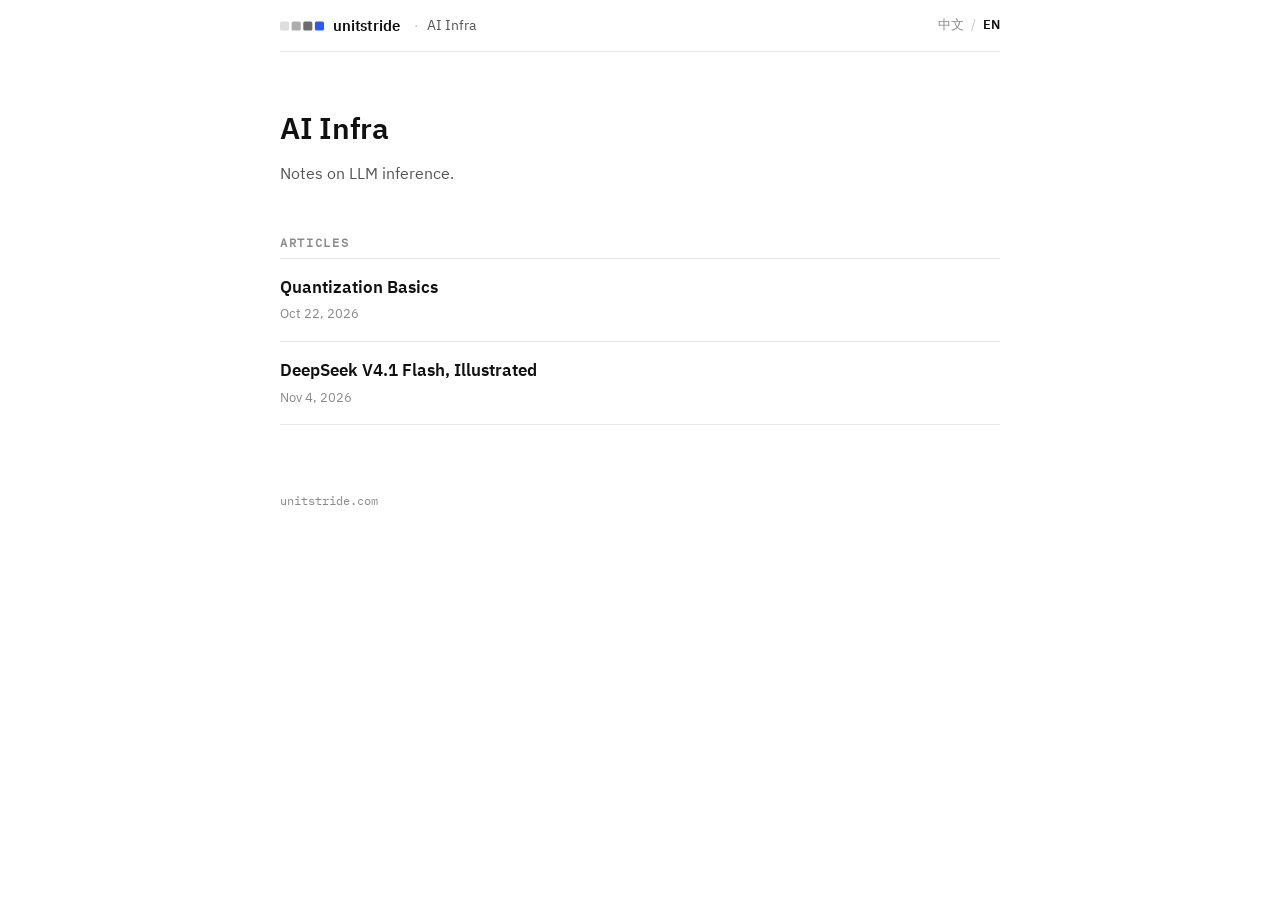
<file: en/t/ai-infra/index.html>
<!doctype html>
<html lang="en">
<head>
<meta charset="utf-8">
<script>(function(){var L="en",A="/t/ai-infra/",K="us-lang",p=null;try{p=localStorage.getItem(K)}catch(e){}if(p!=="zh"&&p!=="en")p=null;document.addEventListener("click",function(e){var t=e.target,a=t&&t.closest?t.closest("a[data-us-lang]"):null;if(a){try{localStorage.setItem(K,a.getAttribute("data-us-lang"))}catch(e){}}},true);if(!A||/bot|crawl|spider|slurp|facebookexternalhit|lighthouse/i.test(navigator.userAgent||""))return;function zh(){var l=navigator.languages&&navigator.languages.length?navigator.languages:[navigator.language||""];if(!l.join(""))return true;for(var i=0;i<l.length;i++)if(/^zh/i.test(l[i]||""))return true;return false}if(p?p!==L:(L==="zh"&&!zh())){document.documentElement.style.visibility="hidden";window.usRedir=1;try{sessionStorage.setItem("us-lr",L+">"+(p?"pref":"auto"))}catch(e){}location.replace(A+location.search+location.hash)}})();</script>
<meta name="viewport" content="width=device-width, initial-scale=1">
<title>AI Infra · unitstride</title>
<meta name="description" content="Notes on LLM inference.">
<link rel="canonical" href="https://unitstride.com/en/t/ai-infra/">
<link rel="alternate" hreflang="zh-CN" href="https://unitstride.com/t/ai-infra/">
<link rel="alternate" hreflang="en" href="https://unitstride.com/en/t/ai-infra/">
<link rel="alternate" hreflang="x-default" href="https://unitstride.com/t/ai-infra/">
<link rel="icon" type="image/svg+xml" href="/favicon.svg">
<link rel="stylesheet" href="/assets/site.css">
<script>(function(){var w=window,d=document;if(w.usRedir||!/(^|\.)unitstride\.com$/.test(location.hostname))return;var P=w.usPage={"page_type": "topic", "page_lang": "en", "content_group": "topic"};if(!P.page_lang)P.page_lang=/^\/en(\/|$)/i.test(location.pathname)?"en":"zh";w.dataLayer=w.dataLayer||[];w.gtag=function(){w.dataLayer.push(arguments)};w.usHide=w.usHide||[];function h(e){if(e.type!="visibilitychange"||d.visibilityState=="hidden")w.usHide.forEach(function(f){try{f()}catch(x){}})}d.addEventListener("visibilitychange",h);w.addEventListener("pagehide",h);w.addEventListener("beforeunload",h);gtag("js",new Date());gtag("config","G-4M0SLC44W7",P);function s(u){var e=d.createElement("script");e.async=true;e.src=u;d.head.appendChild(e)}s("https://www.googletagmanager.com/gtag/js?id=G-4M0SLC44W7");s("/assets/track.js?v=b5a90f04")})();</script>
</head>
<body class="us-page">
<header class="us-top"><a class="us-brand" href="/en/" aria-label="unitstride home"><svg viewBox="0 0 53 12" aria-hidden="true"><rect x="0" width="11" height="11" y=".5" rx="2" fill="#111" fill-opacity=".14"/><rect x="14" width="11" height="11" y=".5" rx="2" fill="#111" fill-opacity=".34"/><rect x="28" width="11" height="11" y=".5" rx="2" fill="#111" fill-opacity=".62"/><rect x="42" width="11" height="11" y=".5" rx="2" fill="#2b59ff"/></svg><span>unitstride</span></a><nav class="us-crumb" aria-label="Breadcrumb"><span class="us-sep">·</span><a href="/en/t/ai-infra/">AI Infra</a></nav><nav class="us-lang" aria-label="Language"><a lang="zh-CN" hreflang="zh-CN" data-us-lang="zh" href="/t/ai-infra/">中文</a><span class="us-sep">/</span><span lang="en" aria-current="true">EN</span></nav></header>
<main class="us-main">
<h1>AI Infra</h1>
<p class="us-lede">Notes on LLM inference.</p>
<h2 class="us-h">Articles</h2><ul class="us-list"><li><a class="us-item us-plain" href="/en/p/1/"><span class="us-t">Quantization Basics</span><span class="us-m">Oct 22, 2026</span></a></li><li><a class="us-item us-plain" href="/en/p/2/"><span class="us-t">DeepSeek V4.1 Flash, Illustrated</span><span class="us-m">Nov 4, 2026</span></a></li></ul>
</main>
<footer class="us-foot"><a href="/en/">unitstride.com</a></footer>
</body>
</html>
</file>
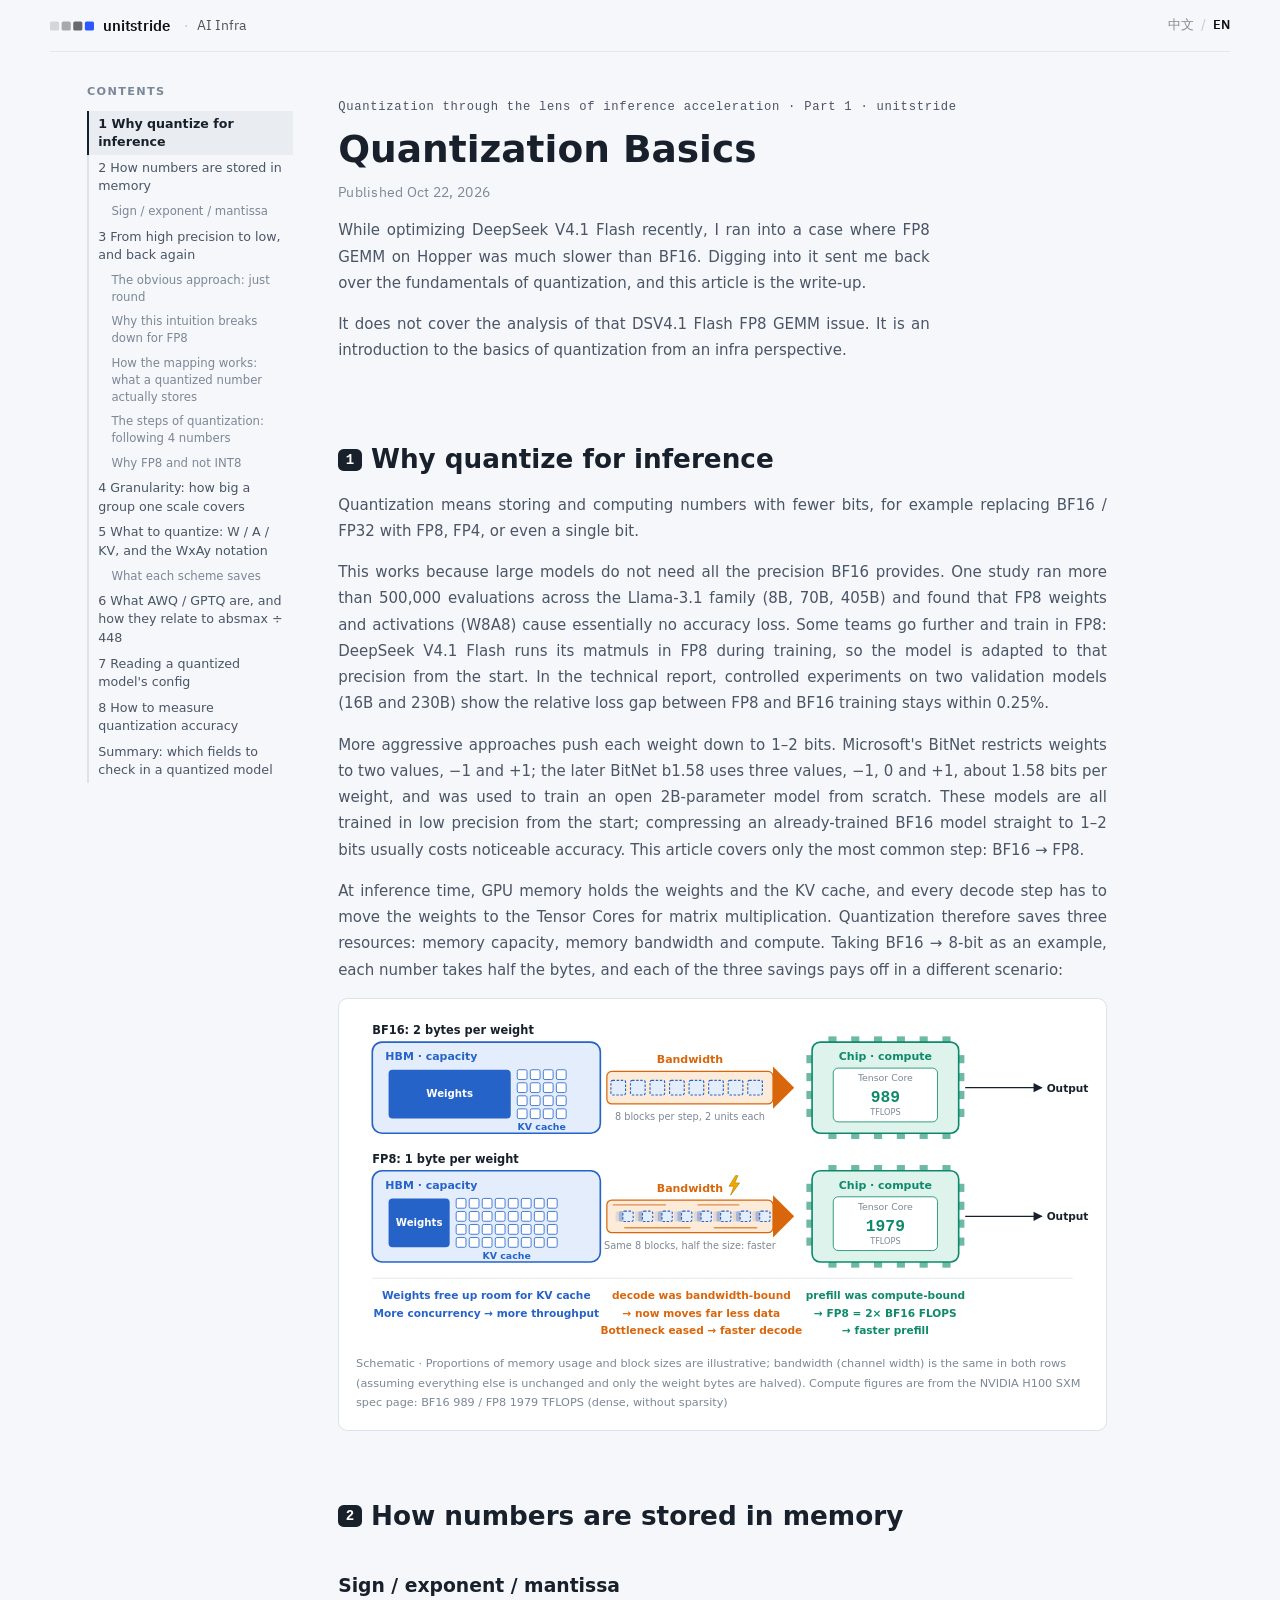
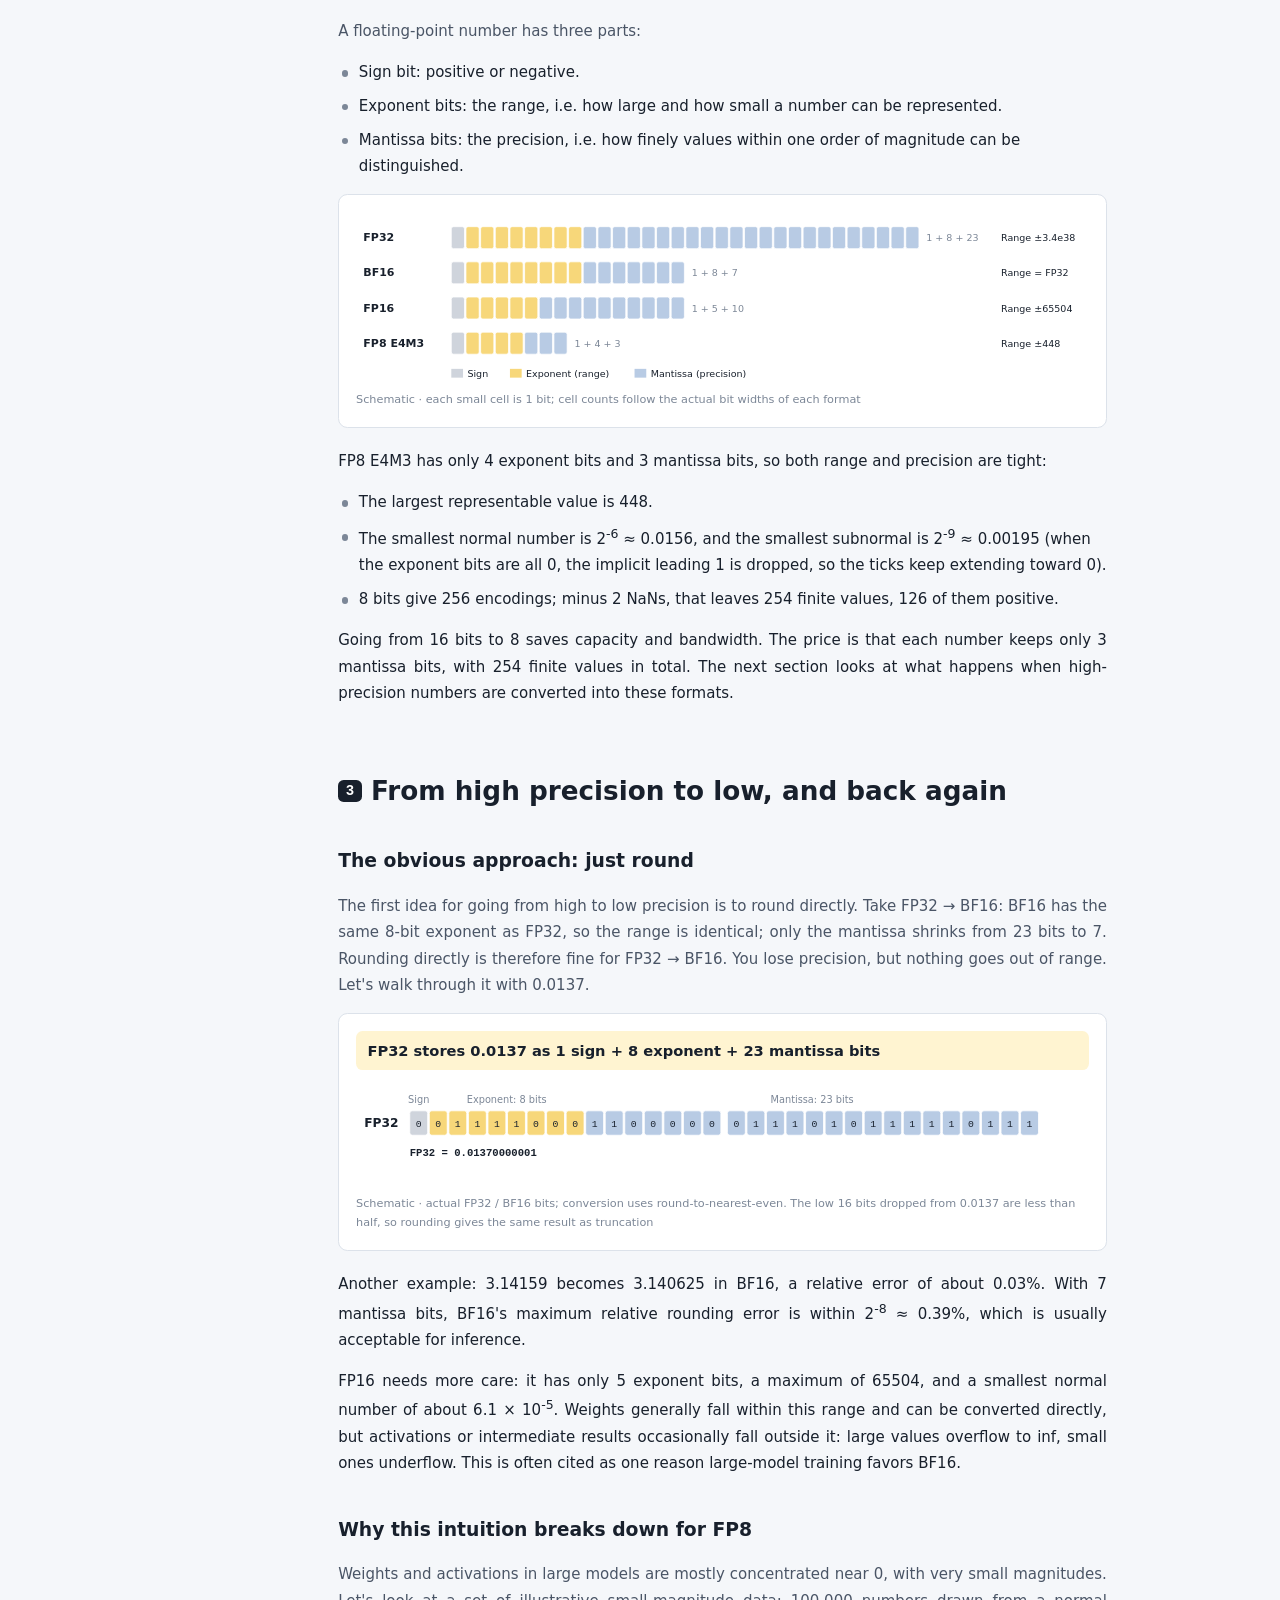
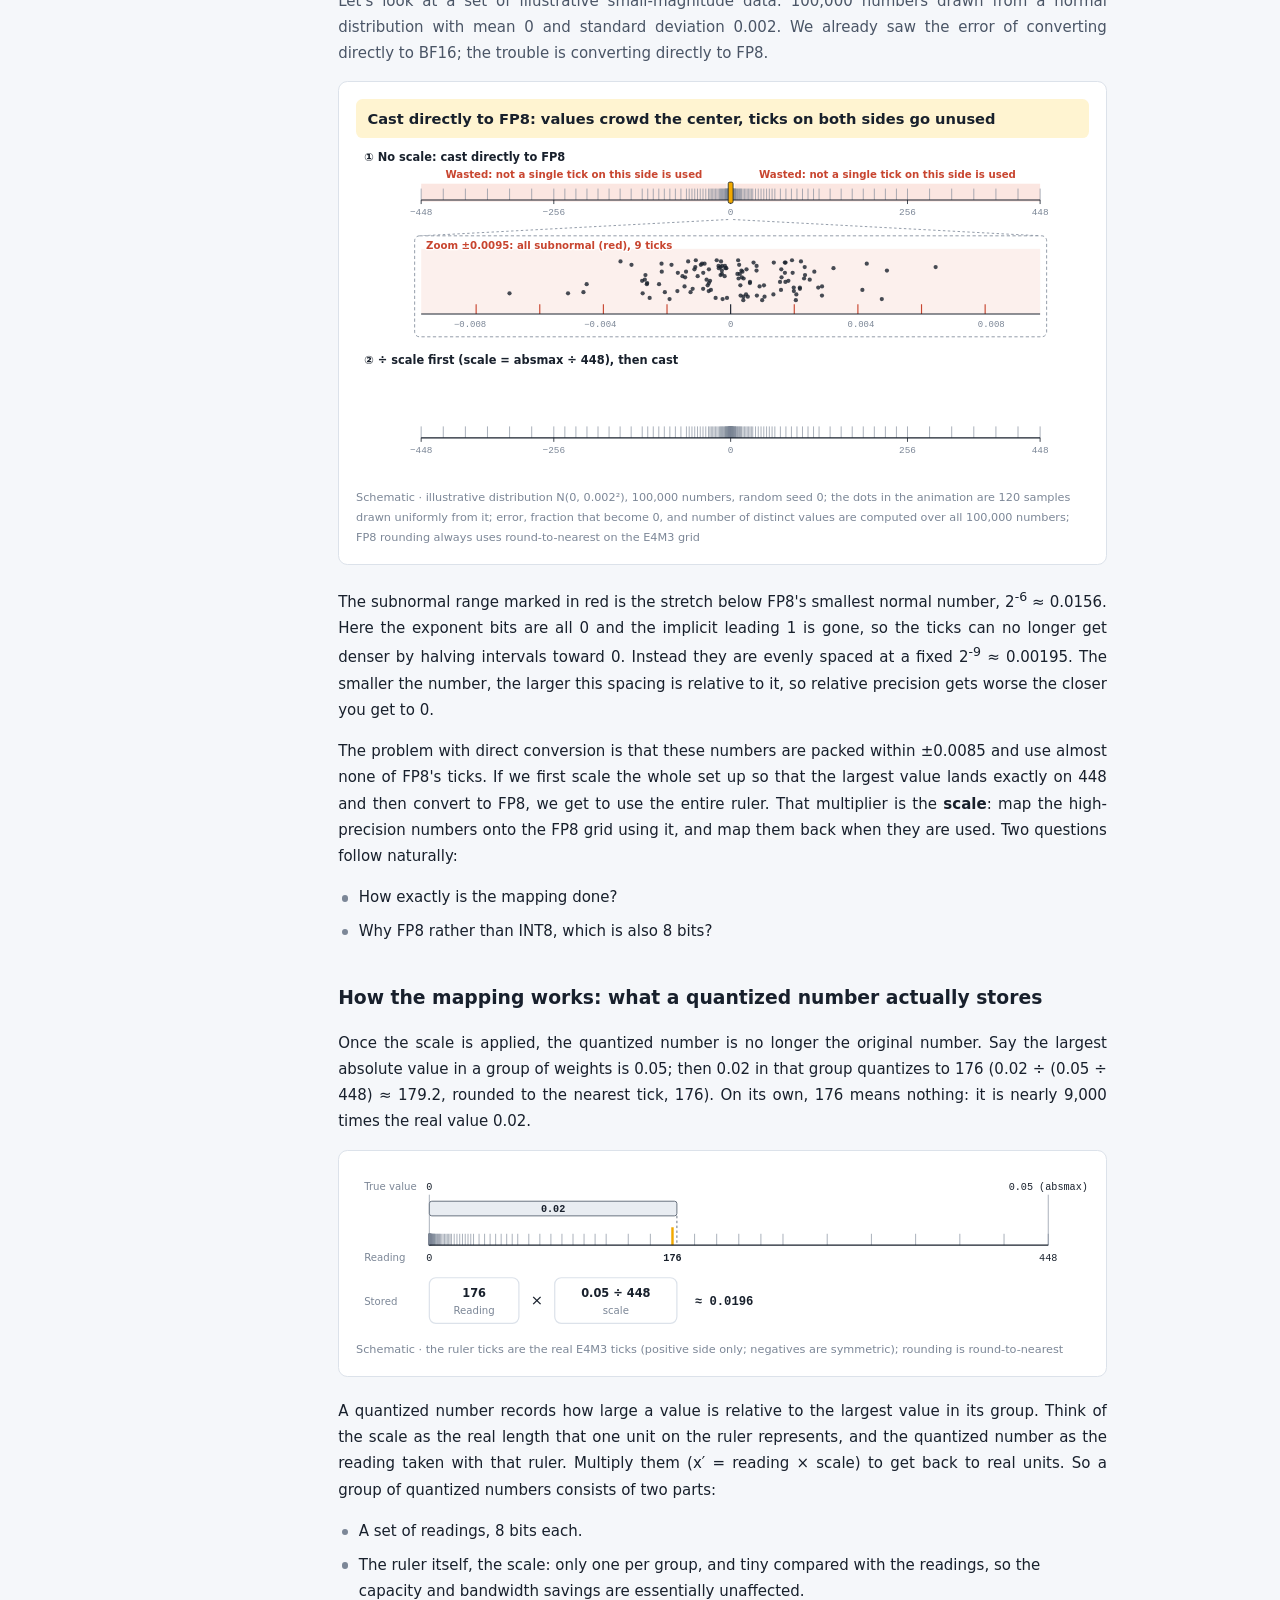
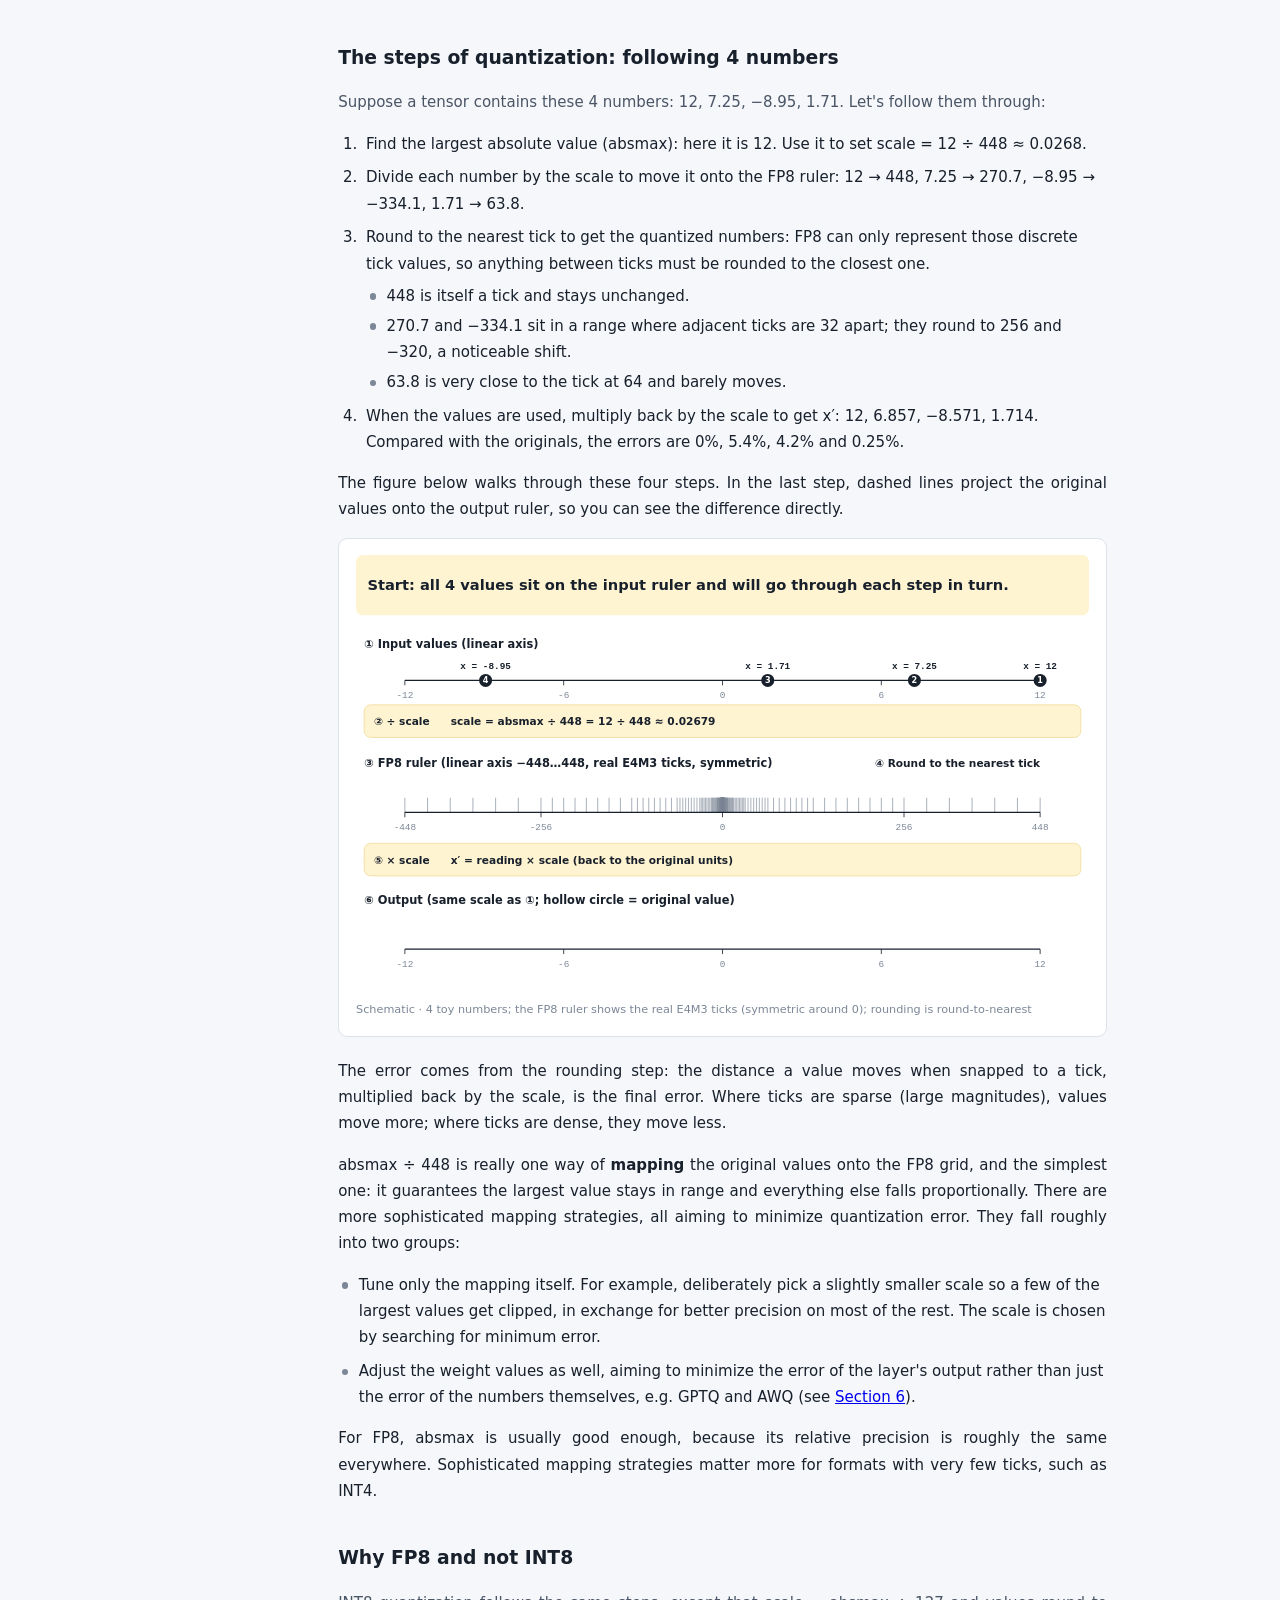
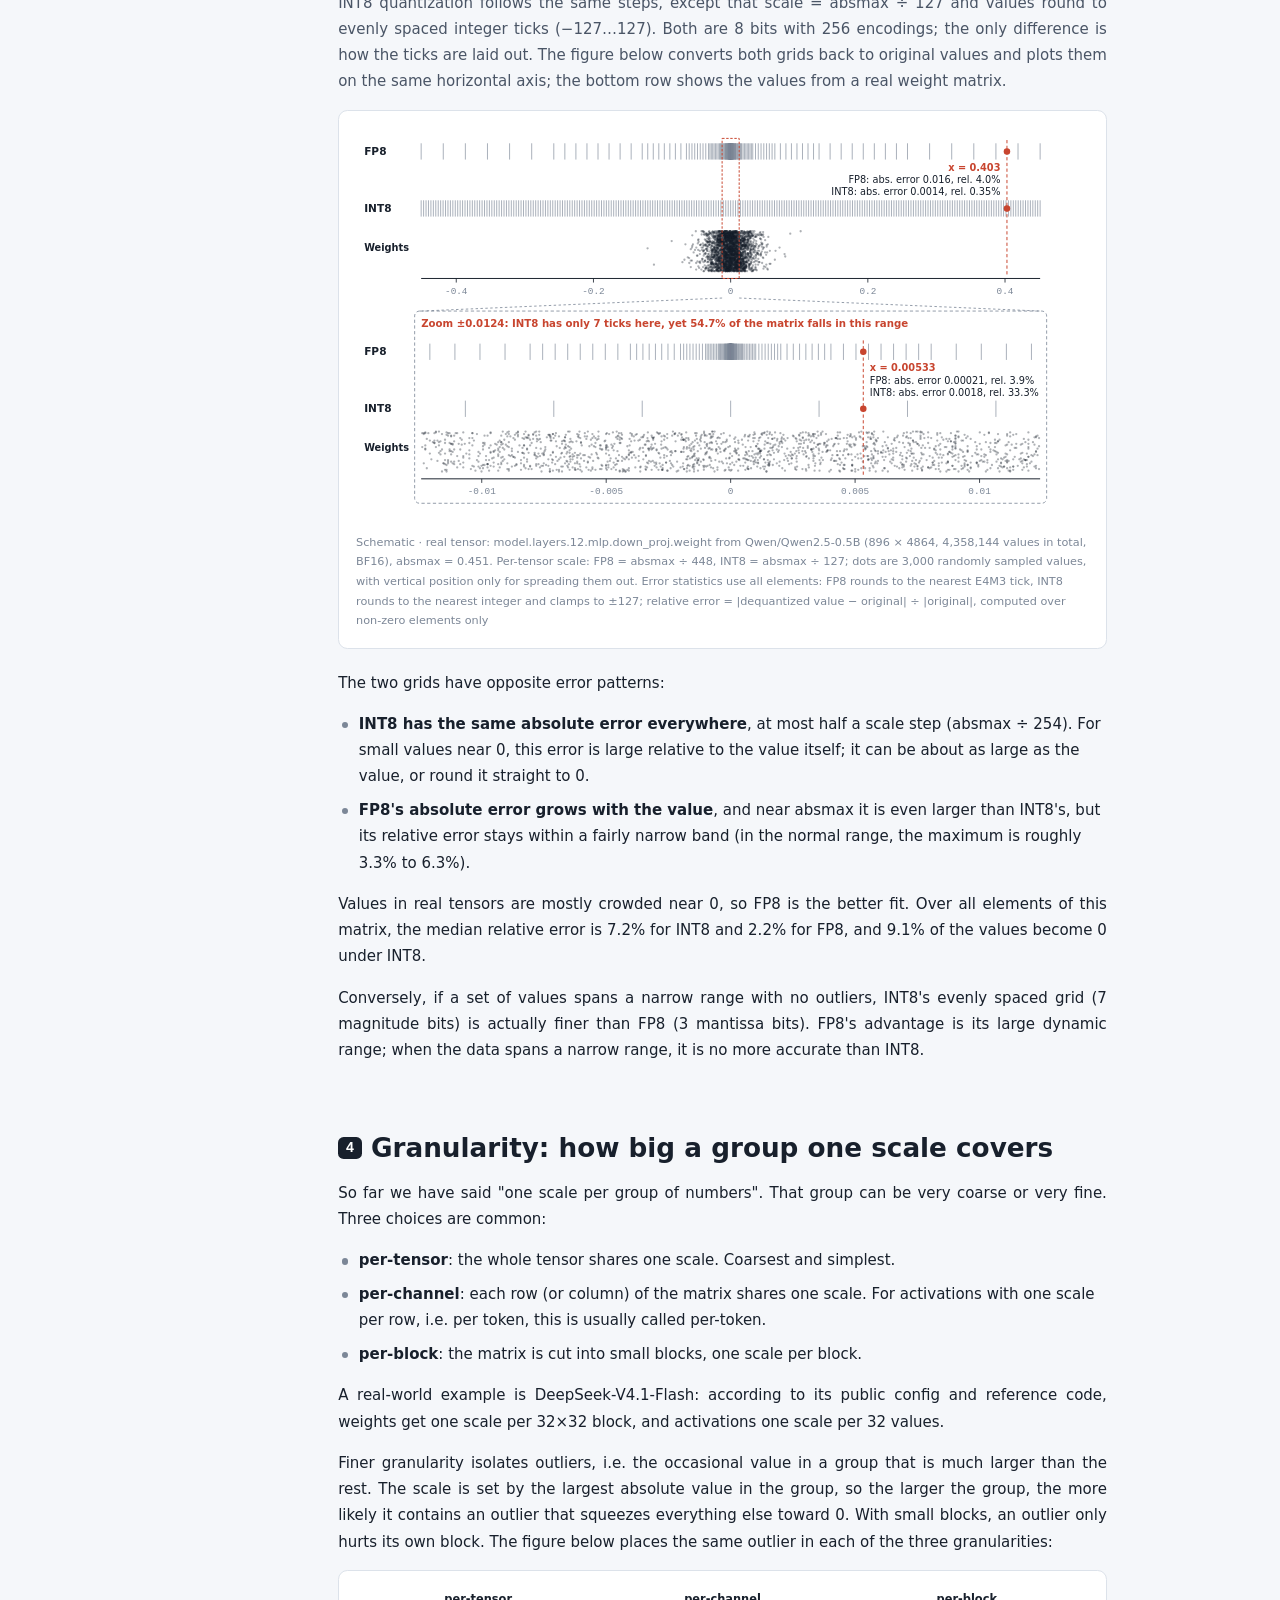
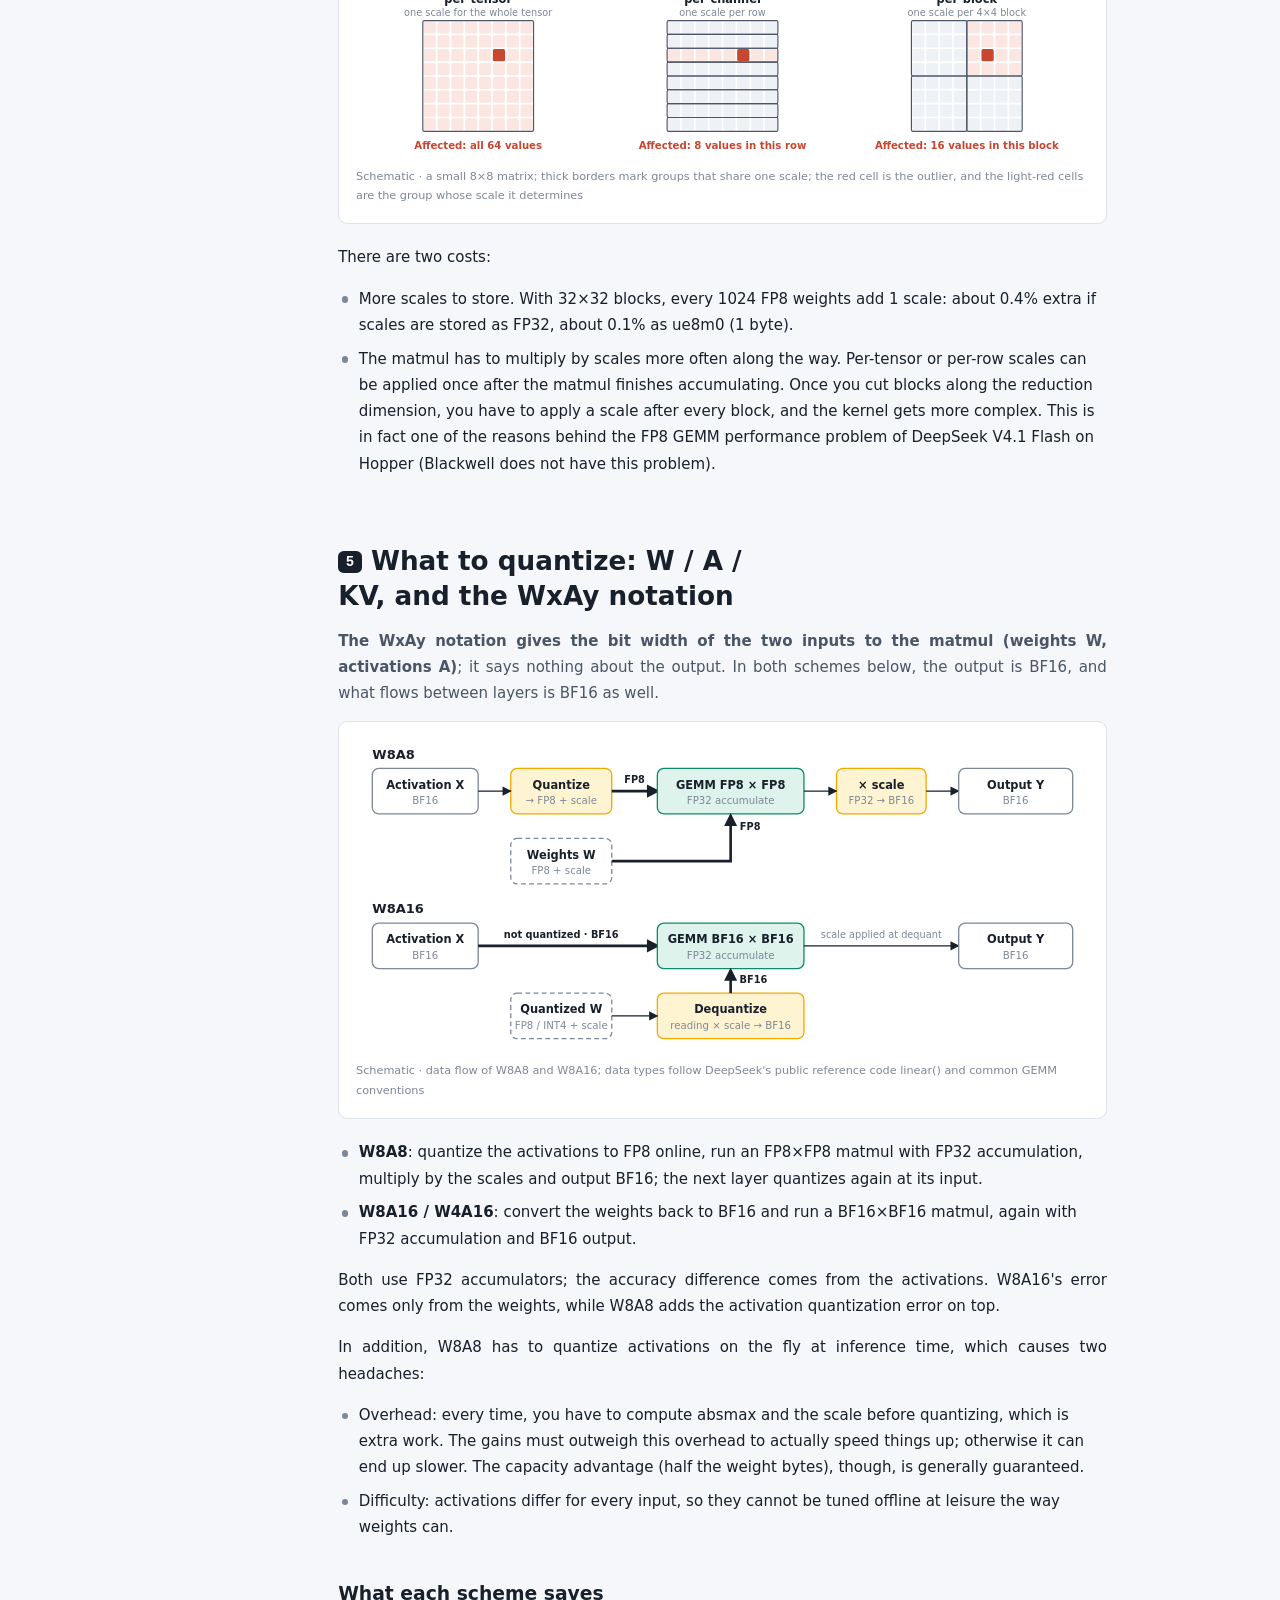
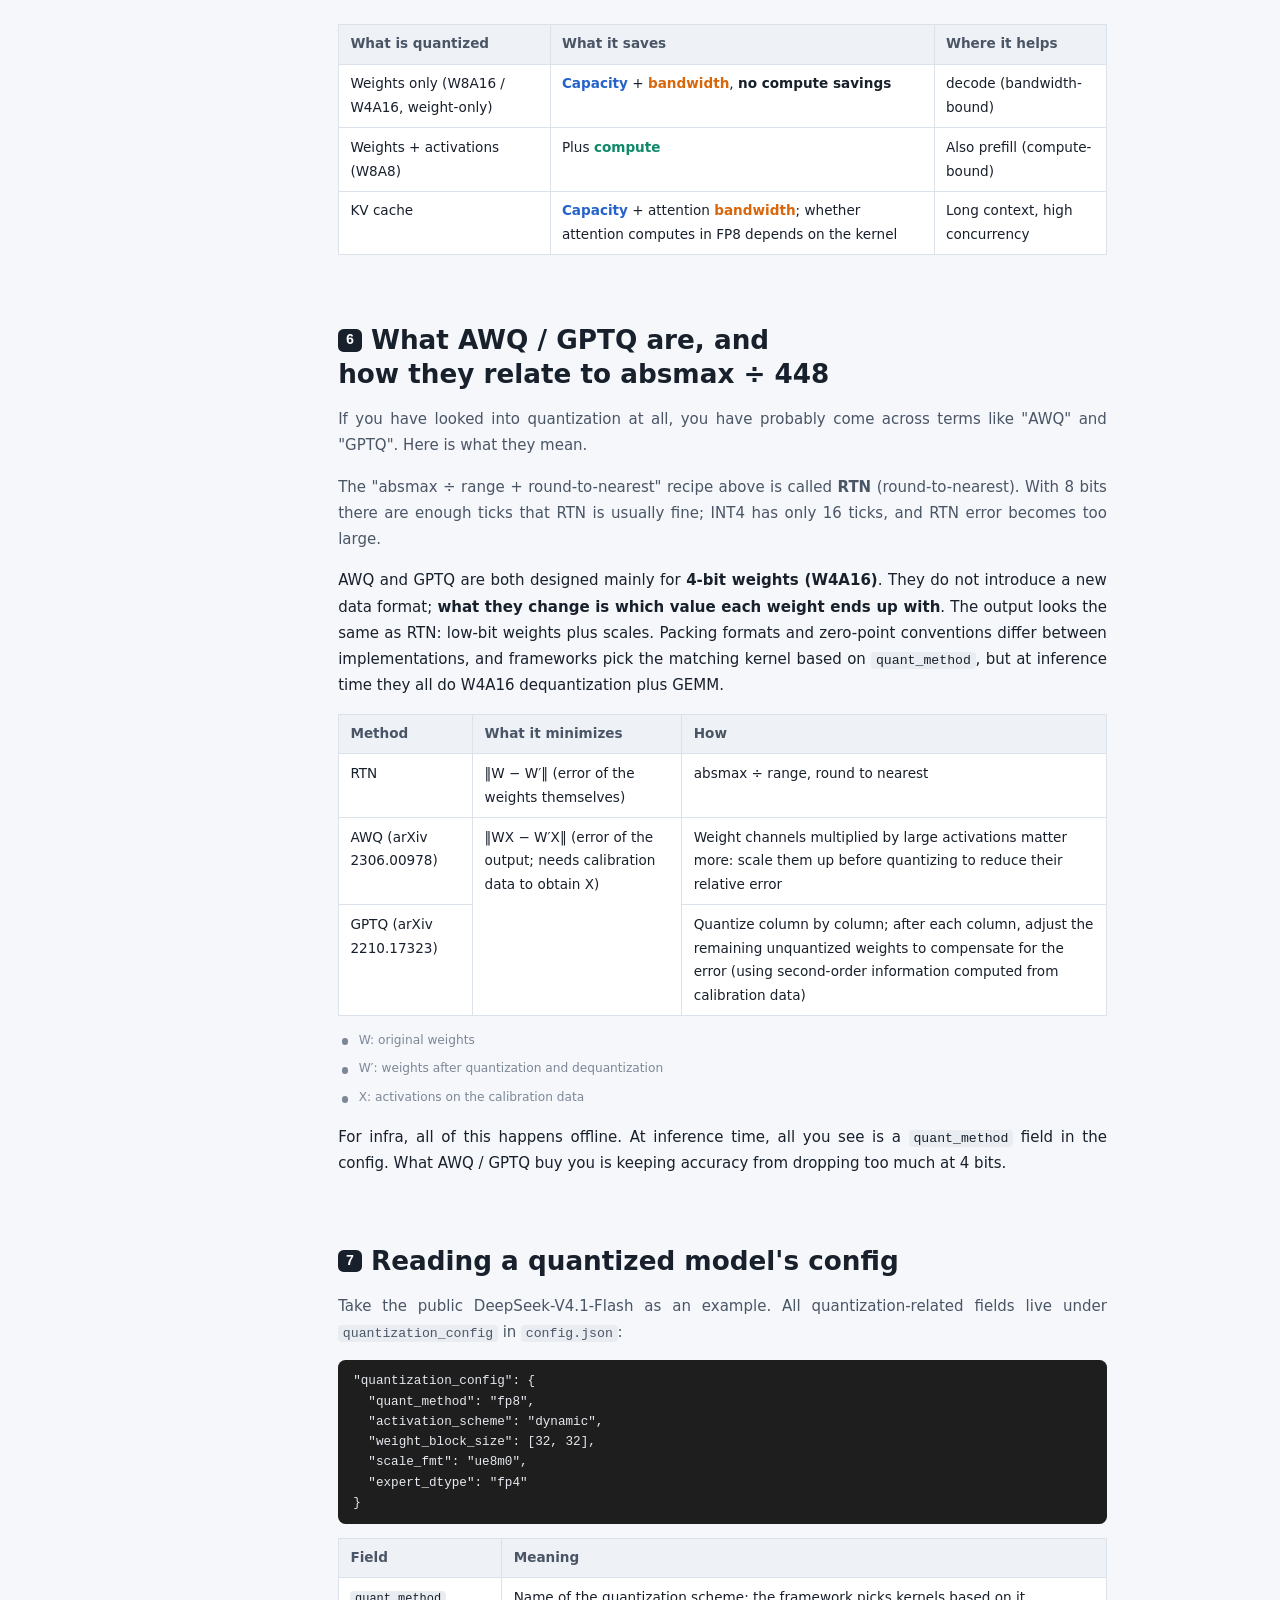
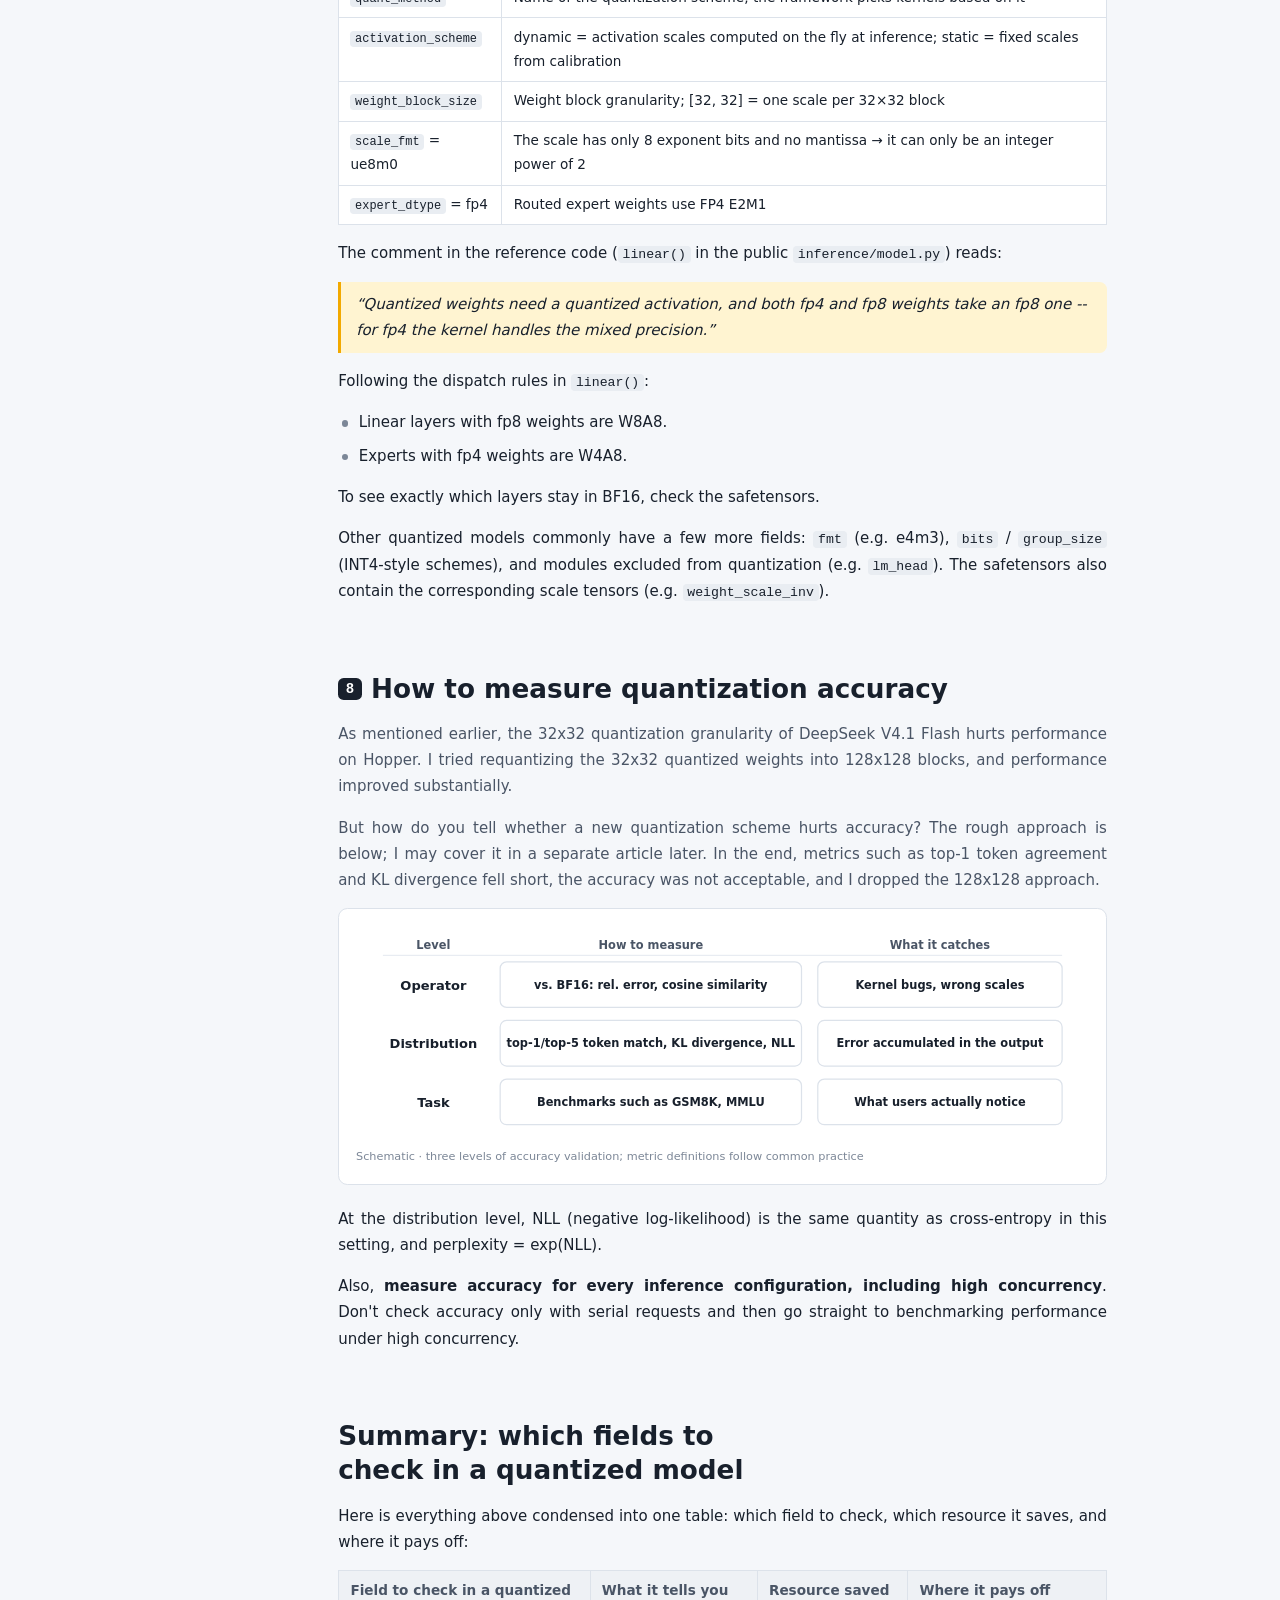
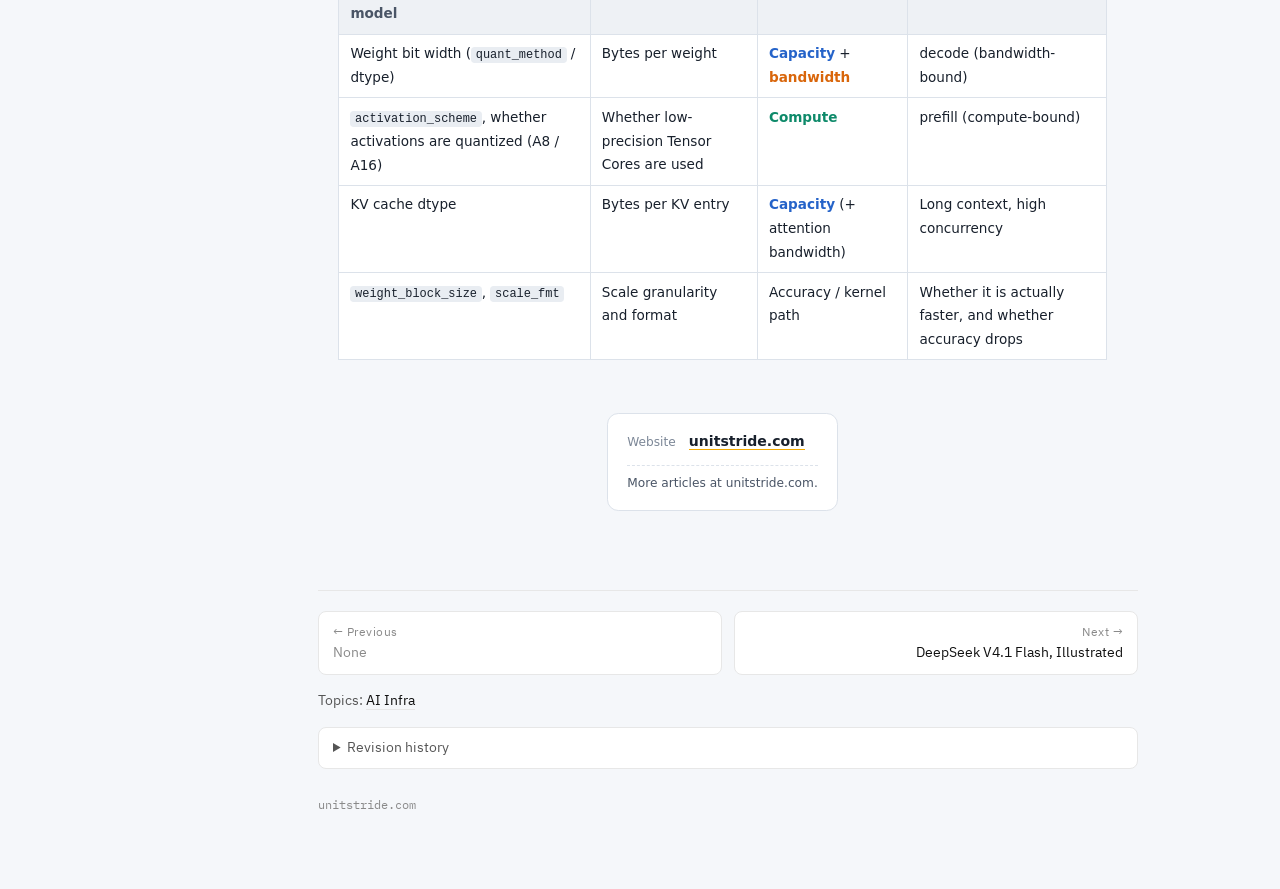
<file: p/ai-infra/quantization/index.html>
<!doctype html>
<html lang="zh-CN">
<head>
<meta charset="utf-8">
<title>页面已移动</title>
<link rel="canonical" href="/p/1/">
<meta name="robots" content="noindex">
<meta http-equiv="refresh" content="0; url=/p/1/">
<script>location.replace("/p/1/"+location.search+location.hash)</script>
</head>
<body><p>页面已移动到 <a href="/p/1/">/p/1/</a>。</p></body>
</html>
</file>
<file: assets/site.css>
/* unitstride 全站样式。所有选择器都带 us- 前缀或限定在 .us-page 下，
   以便注入到文章页时不影响原稿样式（文章 body 不带 .us-page）。 */
@font-face{font-family:"IBM Plex Sans";font-weight:400;font-style:normal;font-display:swap;src:url(/fonts/plex-sans-400.woff2) format("woff2")}
@font-face{font-family:"IBM Plex Sans";font-weight:600;font-style:normal;font-display:swap;src:url(/fonts/plex-sans-600.woff2) format("woff2")}
@font-face{font-family:"IBM Plex Mono";font-weight:400;font-style:normal;font-display:swap;src:url(/fonts/plex-mono-400.woff2) format("woff2")}
@font-face{font-family:"JetBrains Mono";font-weight:400;font-style:normal;font-display:swap;src:url(/fonts/jetbrains-mono-400.woff2) format("woff2")}
@font-face{font-family:"JetBrains Mono";font-weight:600;font-style:normal;font-display:swap;src:url(/fonts/jetbrains-mono-600.woff2) format("woff2")}
/* 首页 logo 下"日拱一卒"：Noto Sans CJK SC Regular 子集（仅这 4 个字），缺字回落系统中文字体 */
@font-face{font-family:"US Tagline";font-weight:400;font-style:normal;font-display:swap;src:url(/fonts/noto-sans-sc-tagline.woff2) format("woff2")}

:root{
  --us-ink:#111;--us-ink2:#555;--us-ink3:#8a8a8a;--us-line:#e7e7e7;--us-blue:#2b59ff;--us-bg:#fff;
  --us-sans:"IBM Plex Sans","PingFang SC","Hiragino Sans GB","Microsoft YaHei","Noto Sans CJK SC",sans-serif;
  --us-mono:"IBM Plex Mono",ui-monospace,Menlo,Consolas,monospace;
}

/* ---------- 手机上整页只能上下滑（全站 + 文章页） ---------- */
/* 文章里的宽表格（含不可断的长代码名）在窄屏下自身横向滚动，不撑宽整页 */
@media (max-width:980px){.layout main table{display:block;width:max-content;max-width:100%;overflow-x:auto}}
/* 长英文 / 数字 / URL 必要时断行（不作用于表格单元格：那里要保持列宽、交给表格自身滚动） */
.layout main :is(p,li,h1,h2,h3,figcaption,blockquote){overflow-wrap:anywhere}
/* 兜底：用 clip 不用 hidden，hidden 会让 html/body 成为滚动容器、破坏目录的 position:sticky */
html,body{overflow-x:clip}

/* ---------- 顶栏（全站 + 文章页） ---------- */
.us-top{max-width:var(--us-w,1180px);margin:0 auto;display:flex;align-items:center;gap:14px;min-height:52px;
  border-bottom:1px solid var(--us-line);font:14px/1.4 var(--us-sans);color:var(--us-ink2);flex-wrap:wrap}
.us-brand{display:inline-flex;align-items:center;gap:9px;color:var(--us-ink);text-decoration:none;font-weight:600;letter-spacing:-.01em;font-size:15px}
.us-brand svg{display:block;width:44px;height:10px}
.us-brand:hover{color:var(--us-blue)}
.us-crumb{display:flex;align-items:center;gap:8px;flex-wrap:wrap}
.us-crumb a{color:var(--us-ink2);text-decoration:none}
.us-crumb a:hover{color:var(--us-blue)}
.us-sep{color:#c4c4c4}

/* ---------- 文章页页脚：与文章正文列对齐（文章 .layout = 220px 目录 + 48px 间距） ---------- */
.us-afoot{max-width:1180px;margin:72px auto 0;display:grid;grid-template-columns:220px minmax(0,1fr);gap:48px;font:14px/1.6 var(--us-sans)}
.us-afoot-in{grid-column:2;max-width:820px;border-top:1px solid var(--us-line);padding-top:20px}
@media (max-width:980px){.us-afoot{grid-template-columns:minmax(0,1fr)}.us-afoot-in{grid-column:1}}
.us-nav{display:grid;grid-template-columns:1fr 1fr;gap:12px}
.us-nav > *{display:block;border:1px solid var(--us-line);border-radius:8px;padding:10px 14px;background:#fff;text-decoration:none;color:var(--us-ink);min-width:0}
.us-nav .us-k{display:block;font-size:12px;color:var(--us-ink3);letter-spacing:.04em}
.us-nav .us-v{display:block;overflow-wrap:anywhere}
.us-nav a:hover{border-color:var(--us-blue)}
.us-nav a:hover .us-v{color:var(--us-blue)}
.us-nav .us-off{color:var(--us-ink3)}
.us-nav .us-next{text-align:right}
.us-topics{margin-top:14px;color:var(--us-ink2)}
.us-topics a{color:var(--us-ink);text-decoration:none;border-bottom:1px solid var(--us-line)}
.us-topics a:hover{color:var(--us-blue);border-color:var(--us-blue)}
.us-small{margin-top:28px;font:12px/1.4 var(--us-mono);color:var(--us-ink3)}
/* 文章标题下日期行 + 末尾修订记录 */
.us-date{font:13.5px/1.6 var(--us-sans);color:#7C8797;margin:-4px 0 14px;letter-spacing:.02em}
.us-log{margin-top:16px;border:1px solid var(--us-line);border-radius:8px;background:#fff;padding:0 14px}
.us-log > summary{cursor:pointer;padding:9px 0;color:var(--us-ink2);font-size:13.5px;list-style-position:inside}
.us-log > summary:hover{color:var(--us-blue)}
.us-log[open] > summary{border-bottom:1px solid var(--us-line)}
.us-log ol{list-style:none;margin:0;padding:8px 0 10px}
.us-log li{display:flex;gap:14px;padding:3px 0;color:var(--us-ink);font-size:14px}
.us-log time{font:13px/1.75 var(--us-mono);color:var(--us-ink3);flex:none}
@media (max-width:520px){.us-nav{grid-template-columns:1fr}.us-nav .us-next{text-align:left}}

/* ---------- 站点页（首页 / 主题 / 404） ---------- */
.us-page{margin:0;background:var(--us-bg);color:var(--us-ink);font:16px/1.75 var(--us-sans);padding:0 16px;--us-w:720px;
  -webkit-font-smoothing:antialiased;text-rendering:optimizeLegibility}
.us-page *{box-sizing:border-box}
.us-main{max-width:var(--us-w);margin:0 auto;padding:56px 0 40px}
.us-page h1{font-size:30px;line-height:1.3;font-weight:600;letter-spacing:-.01em;margin:0 0 12px}
.us-lede{color:var(--us-ink2);margin:0 0 8px;max-width:60ch}
.us-h{font:600 12px/1.4 var(--us-mono);letter-spacing:.14em;text-transform:uppercase;color:var(--us-ink3);margin:48px 0 6px}
.us-list{list-style:none;margin:0;padding:0}
.us-list > li{border-top:1px solid var(--us-line)}
.us-list > li:last-child{border-bottom:1px solid var(--us-line)}
.us-item{display:grid;grid-template-columns:auto minmax(0,1fr);column-gap:16px;padding:16px 0;color:inherit;text-decoration:none}
.us-item .us-no{font:13px/1.9 var(--us-mono);color:var(--us-ink3);min-width:2ch}
.us-item .us-t{font-weight:600;font-size:17px;line-height:1.5}
.us-item .us-d{grid-column:2;color:var(--us-ink2);font-size:14.5px;line-height:1.65;margin-top:2px}
.us-item .us-m{grid-column:2;font:13px/1.6 var(--us-sans);color:var(--us-ink3);margin-top:4px}
a.us-item:hover .us-t{color:var(--us-blue)}
a.us-item:hover .us-no{color:var(--us-blue)}
.us-item.us-plain{grid-template-columns:minmax(0,1fr)}
.us-item.us-plain .us-d,.us-item.us-plain .us-m{grid-column:1}
.us-item.us-wait{color:var(--us-ink3)}
.us-item.us-wait .us-t{font-weight:400;font-size:15px}
.us-foot{max-width:var(--us-w);margin:0 auto;padding:28px 0 40px;font:12px/1.4 var(--us-mono);color:var(--us-ink3)}
.us-foot a{color:inherit;text-decoration:none}

/* 首页 */
.us-home .us-main{padding-top:24px}
.us-hero{display:flex;justify-content:center;margin:8px 0 4px}
.us-hero svg{width:min(78%,300px);height:auto;display:block}
.us-intro{text-align:center;color:var(--us-ink2);margin:0 auto 8px;max-width:36em}

/* 404 */
.us-code{font:600 13px/1.4 var(--us-mono);letter-spacing:.14em;color:var(--us-blue);margin:0 0 10px}
.us-btn{display:inline-block;margin-top:18px;padding:8px 16px;border-radius:8px;background:var(--us-ink);color:#fff;text-decoration:none;font-size:14.5px}
.us-btn:hover{background:var(--us-blue)}
.us-path{font-family:var(--us-mono);font-size:.92em;color:var(--us-ink);background:#f3f3f3;border-radius:4px;padding:1px 6px;overflow-wrap:anywhere}

@media (max-width:520px){
  .us-main{padding-top:36px}
  .us-page h1{font-size:25px}
  .us-h{margin-top:36px}
}

/* ---------- 语言切换（顶栏右侧；首页无顶栏，单独一行靠右） ---------- */
.us-lang{margin-left:auto;display:inline-flex;align-items:center;gap:7px;font:13px/1.4 var(--us-sans);white-space:nowrap}
.us-lang a{color:var(--us-ink3);text-decoration:none}
.us-lang a:hover{color:var(--us-blue)}
.us-lang [aria-current]{color:var(--us-ink);font-weight:600}
.us-hlang{max-width:var(--us-w);margin:0 auto;display:flex;justify-content:flex-end;padding-top:16px}
</file>
